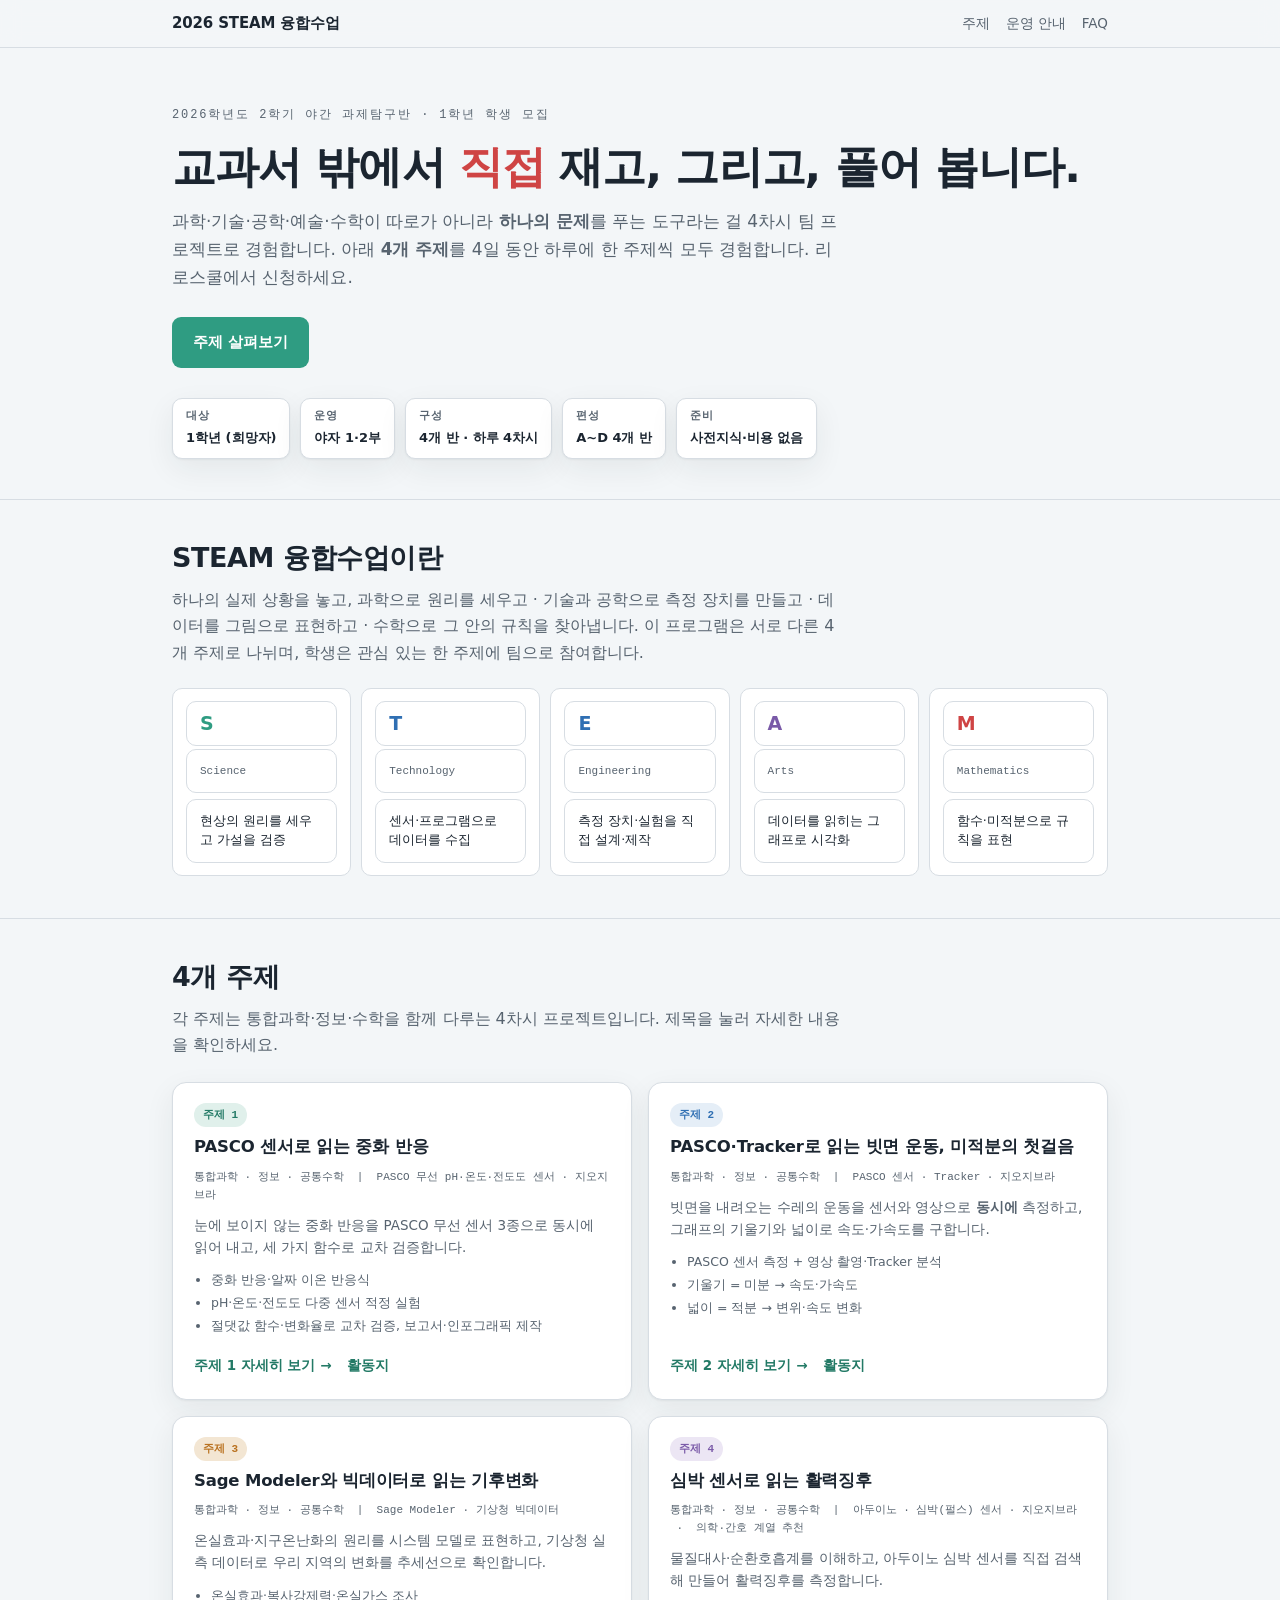
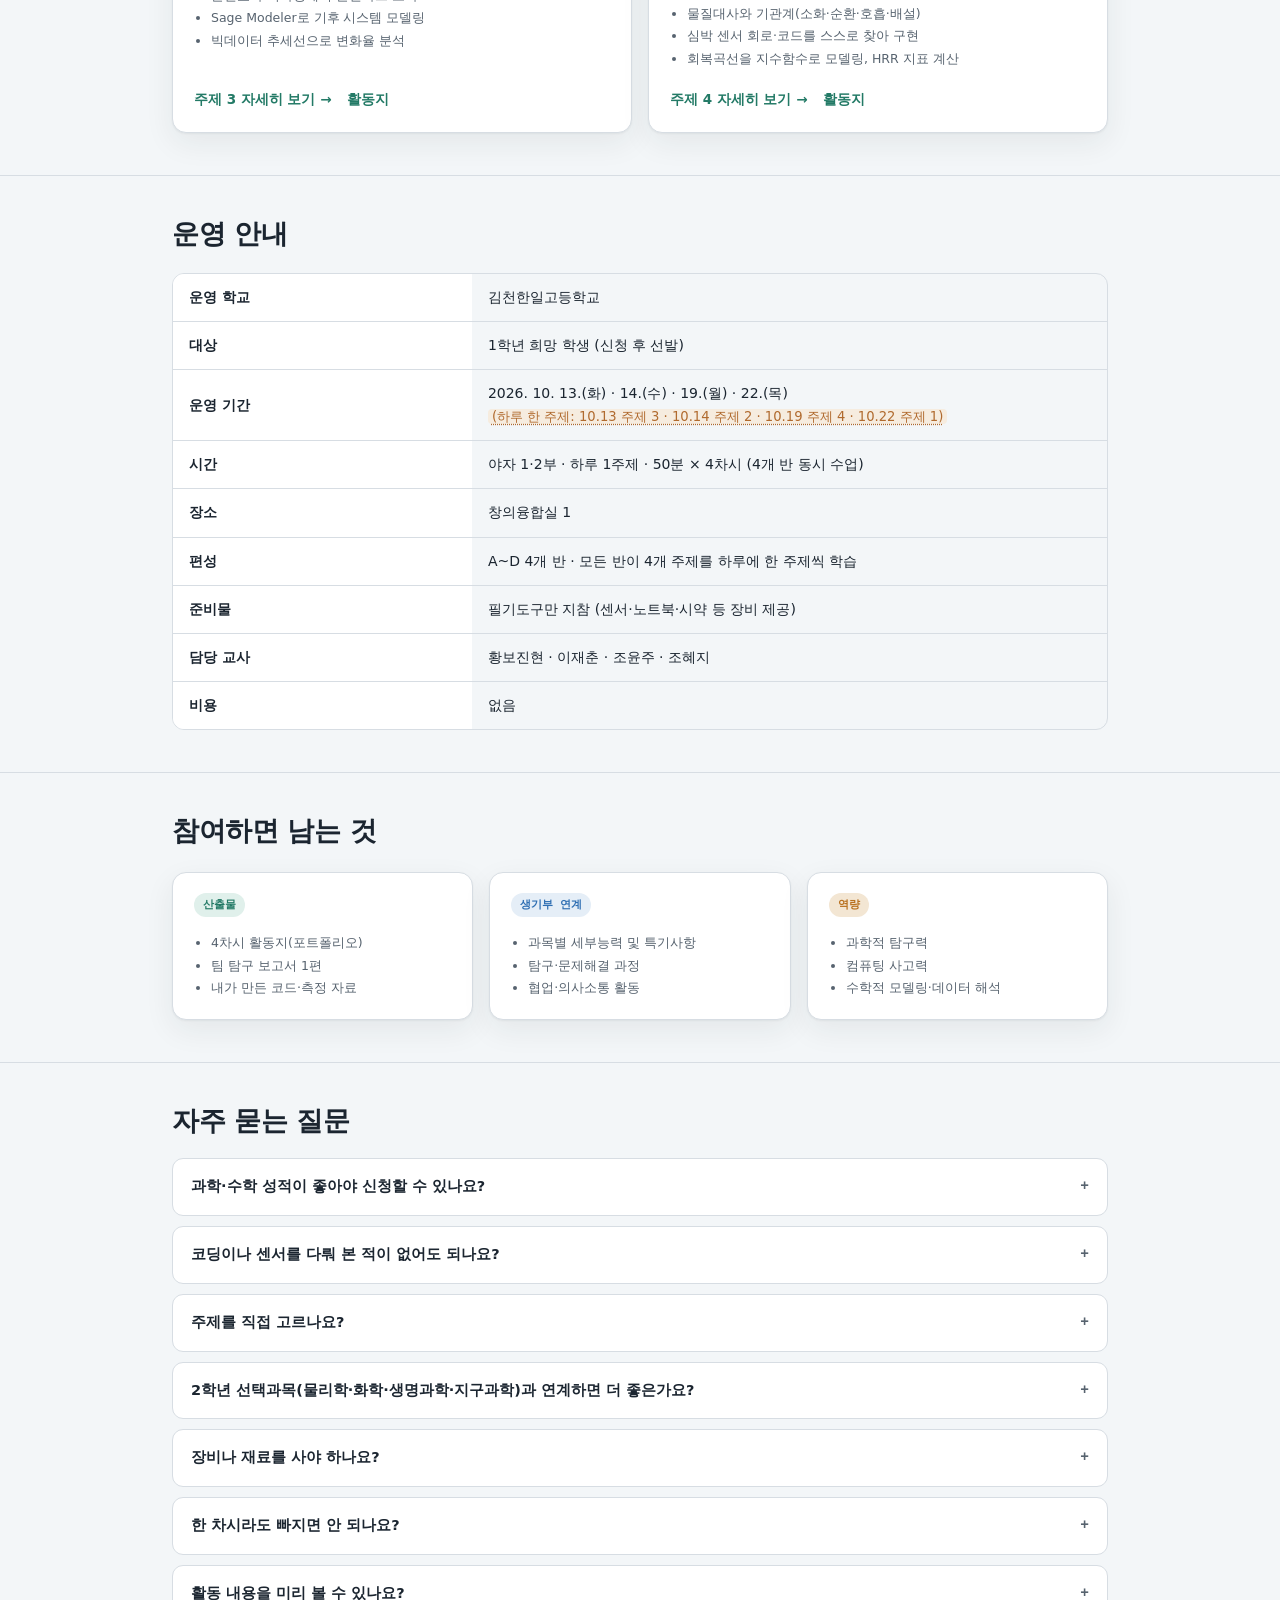
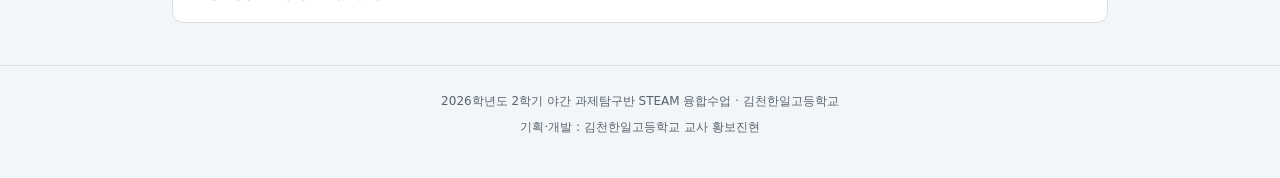
<file: index.html>
<!doctype html>
<html lang="ko">
<head>
<meta charset="utf-8">
<meta name="viewport" content="width=device-width, initial-scale=1">
<title>2026 STEAM 융합수업 — 학생 모집</title>
<meta name="description" content="2026학년도 2학기 야간 과제탐구반 STEAM 융합수업. 4일 동안 4개 주제를 하루에 한 주제씩 팀 프로젝트로 경험합니다. 통합과학·정보·수학·예술을 잇는 4차시 활동. 1학년 대상, 리로스쿨 접수.">
<link rel="icon" href="favicon.svg">
<meta name="color-scheme" content="light dark">
<meta property="og:title" content="2026 STEAM 융합수업 — 학생 모집">
<meta property="og:description" content="4일 동안 4개 주제를 하루에 한 주제씩 팀 프로젝트로. 센서·데이터·수학으로 실제 문제를 풀어 보는 4차시 활동. 1학년 대상.">
<meta property="og:type" content="website">

<!-- =========================================================================
  운영 정보 확정 현황 (남은 〔 〕 플레이스홀더 없음, 전부 확정):
   (학교명은 김천한일고등학교로 확정되어 반영 완료)
   (운영 기간은 10/13(화)·14(수)·19(월)·22(목) 4일로 확정 — 어느 주제를 어느 날짜에 하는지는
     주제 선택제가 아닌 반별 순환 운영으로 바뀌어 수업일을 공개함)
   (운영 시간은 야자 1·2부로 확정. 요일은 위 운영 기간의 구체 날짜(10/13 화·14 수·19 월·22 목)로 이미 드러나 있어 별도 표시 없음)
   (장소는 창의융합실 1로 확정)
   (편성: A~D 4개 반, 모든 반이 4개 주제를 순환)
   (담당 교사는 황보진현·이재춘·조윤주·조혜지로 확정 — 주제별 담당은 추후 배정)

  신청 접수:
   - 신청은 이 웹사이트가 아니라 리로스쿨에서 직접 받습니다. 리로스쿨 공지에 이 웹사이트 주소를
     안내용으로 걸어 두고, 학생은 리로스쿨에서 바로 신청서를 작성합니다.
   - 이 사이트에는 신청 안내 섹션/버튼이 없습니다 (의도적으로 제거함).
========================================================================== -->

<style>
*,*::before,*::after{box-sizing:border-box}
html{color-scheme:light dark;scroll-behavior:smooth;scroll-padding-top:70px}
@media (prefers-reduced-motion:reduce){html{scroll-behavior:auto}}
img{max-width:100%}
[hidden]{display:none!important}

:root{
  --paper:#f3f6f8; --card:#ffffff; --ink:#1b2530; --ink-soft:#57636f; --line:#d7dde3;
  --acid:#cf4444; --base:#2f6fb3; --neutral:#2f9c82; --neutral-deep:#237a66; --plum:#7a5aa8;
  --warm:#b9711f; --warm-bg:#f3e6d3;
  --acid-bg:#f8e7e6; --base-bg:#e5eef7; --neutral-bg:#e0f0eb; --plum-bg:#ece6f4;
  --tbd:#b06a2e; --tbd-bg:#f6ecdf;
  --shadow:0 1px 2px rgba(27,37,48,.05),0 10px 30px rgba(27,37,48,.07);
  --f-disp:"Gothic A1","IBM Plex Sans KR",system-ui,sans-serif;
  --f-body:"IBM Plex Sans KR","Noto Sans KR",system-ui,sans-serif;
  --f-mono:"IBM Plex Mono",ui-monospace,monospace;
}
@media (prefers-color-scheme:dark){:root:not([data-theme="light"]){
  --paper:#11171e; --card:#1a2330; --ink:#e7edf3; --ink-soft:#9aa7b4; --line:#2b3745;
  --acid:#e97a7a; --base:#7db2e2; --neutral:#54c6a8; --neutral-deep:#7fd8c1; --plum:#b79ad9;
  --warm:#e2a355; --warm-bg:#3a2c18;
  --acid-bg:#3a2422; --base-bg:#1e2f42; --neutral-bg:#163027; --plum-bg:#2a2140;
  --tbd:#dba06a; --tbd-bg:#332a1e;
  --shadow:0 1px 2px rgba(0,0,0,.3),0 12px 34px rgba(0,0,0,.4);
}}
:root[data-theme="dark"]{
  --paper:#11171e; --card:#1a2330; --ink:#e7edf3; --ink-soft:#9aa7b4; --line:#2b3745;
  --acid:#e97a7a; --base:#7db2e2; --neutral:#54c6a8; --neutral-deep:#7fd8c1; --plum:#b79ad9;
  --warm:#e2a355; --warm-bg:#3a2c18;
  --acid-bg:#3a2422; --base-bg:#1e2f42; --neutral-bg:#163027; --plum-bg:#2a2140;
  --tbd:#dba06a; --tbd-bg:#332a1e;
  --shadow:0 1px 2px rgba(0,0,0,.3),0 12px 34px rgba(0,0,0,.4);
}

body{margin:0;background:var(--paper);color:var(--ink);font-family:var(--f-body);
  font-size:16px;line-height:1.65;-webkit-text-size-adjust:100%}
h1,h2,h3{font-family:var(--f-disp);line-height:1.22;margin:0;text-wrap:balance}
p{margin:0}
a{color:var(--base)}
.wrap{max-width:980px;margin:0 auto;padding:0 22px}
.eyebrow{font-family:var(--f-mono);font-size:12px;letter-spacing:.16em;text-transform:uppercase;color:var(--ink-soft)}
.tbd{color:var(--tbd);background:var(--tbd-bg);border-radius:4px;padding:0 4px;
  text-decoration:underline dotted;text-underline-offset:3px;white-space:nowrap;font-size:.94em}

.top{position:sticky;top:0;z-index:20;background:var(--paper);border-bottom:1px solid var(--line)}
@supports (backdrop-filter:blur(1px)){.top{background:color-mix(in srgb,var(--paper) 84%,transparent);backdrop-filter:blur(9px)}}
.top-in{max-width:980px;margin:0 auto;padding:11px 22px;display:flex;align-items:center;gap:14px}
.top strong{font-family:var(--f-disp);font-weight:800;font-size:15px;letter-spacing:-.01em}
.top nav{margin-left:auto;display:flex;gap:16px;align-items:center}
.top nav a{font-size:13.5px;color:var(--ink-soft);text-decoration:none}
.top nav a:hover{color:var(--ink)}
.btn{font-family:var(--f-body);font-weight:600;font-size:14px;text-decoration:none;border-radius:9px;
  padding:9px 16px;display:inline-flex;align-items:center;gap:7px;cursor:pointer;border:1px solid transparent}
.btn-primary{background:var(--neutral);color:#fff}
.btn-primary:hover{background:var(--neutral-deep)}
.btn-ghost{background:transparent;color:var(--ink);border-color:var(--line)}
.btn-ghost:hover{border-color:var(--neutral)}
.btn:focus-visible,.top nav a:focus-visible{outline:2px solid var(--neutral);outline-offset:2px}
@media (max-width:640px){.top nav a.hide-sm{display:none}}

.hero{padding:58px 0 40px}
.hero h1{font-size:clamp(28px,5vw,44px);font-weight:800;letter-spacing:-.022em;margin:14px 0 14px}
.hero .tag{color:var(--acid)}
.hero p.sub{max-width:62ch;font-size:clamp(15px,2vw,17px);color:var(--ink-soft)}
.hero .actions{display:flex;gap:12px;flex-wrap:wrap;margin-top:26px}
.hero .btn{padding:12px 20px;font-size:15px}
.chips{display:flex;flex-wrap:wrap;gap:10px;margin-top:30px}
.chip{background:var(--card);border:1px solid var(--line);border-radius:10px;padding:9px 13px;
  font-size:13px;display:flex;flex-direction:column;gap:2px;box-shadow:var(--shadow)}
.chip b{font-family:var(--f-mono);font-size:10.5px;letter-spacing:.08em;text-transform:uppercase;color:var(--ink-soft);font-weight:600}
.chip span{font-weight:600}

section.blk{padding:42px 0;border-top:1px solid var(--line)}
section.blk > .wrap > h2{font-size:clamp(20px,3vw,27px);font-weight:800;letter-spacing:-.015em}
section.blk > .wrap > p.intro{margin-top:12px;max-width:66ch;color:var(--ink-soft)}

/* STEAM 한 줄 */
.steam5{display:grid;grid-template-columns:repeat(5,1fr);gap:10px;margin-top:22px}
@media (max-width:860px){.steam5{grid-template-columns:1fr 1fr 1fr}}
@media (max-width:520px){.steam5{grid-template-columns:1fr 1fr}}
.steam5 div{border:1px solid var(--line);border-radius:10px;padding:12px 13px;background:var(--card)}
.steam5 .k{font-family:var(--f-disp);font-weight:800;font-size:19px;line-height:1}
.steam5 .t{font-size:11px;font-family:var(--f-mono);color:var(--ink-soft);margin:3px 0 6px}
.steam5 .d{font-size:12.5px;line-height:1.5}
.steam5 div:nth-child(1) .k{color:var(--neutral)}
.steam5 div:nth-child(2) .k{color:var(--base)}
.steam5 div:nth-child(3) .k{color:var(--base)}
.steam5 div:nth-child(4) .k{color:var(--plum)}
.steam5 div:nth-child(5) .k{color:var(--acid)}

/* 주제 카드 */
.topics{display:grid;grid-template-columns:1fr 1fr;gap:16px;margin-top:24px}
@media (max-width:720px){.topics{grid-template-columns:1fr}}
.topic-card{background:var(--card);border:1px solid var(--line);border-radius:14px;padding:20px 21px;
  box-shadow:var(--shadow);display:flex;flex-direction:column;gap:10px}
.topic-card .badge{align-self:flex-start;font-family:var(--f-mono);font-size:11px;font-weight:600;
  padding:3px 9px;border-radius:20px;background:var(--neutral-bg);color:var(--neutral-deep)}
.topic-card:nth-child(2) .badge{background:var(--base-bg);color:var(--base)}
.topic-card:nth-child(3) .badge{background:var(--warm-bg);color:var(--warm)}
.topic-card:nth-child(4) .badge{background:var(--plum-bg);color:var(--plum)}
.topic-card h3{font-size:16.5px;font-weight:800;letter-spacing:-.01em}
.topic-card .subject{font-family:var(--f-mono);font-size:11px;color:var(--ink-soft)}
.topic-card p{font-size:13.5px;color:var(--ink-soft)}
.topic-card ul{margin:0;padding-left:17px;font-size:12.5px;color:var(--ink-soft)}
.topic-card ul li{margin-top:2px}
.topic-card .go{margin-top:auto;padding-top:6px}
.topic-card .go a{font-size:13.5px;font-weight:600;text-decoration:none;color:var(--neutral-deep)}
.topic-card .go a:hover{text-decoration:underline}
.topic-card.soon{border-style:dashed;opacity:.85}
.topic-card.soon .badge{background:var(--tbd-bg);color:var(--tbd)}
.topic-card.soon h3{color:var(--ink-soft)}
.topics.trio{grid-template-columns:1fr 1fr 1fr}
@media (max-width:720px){.topics.trio{grid-template-columns:1fr}}

.tbl-wrap{overflow-x:auto;margin-top:22px;border:1px solid var(--line);border-radius:12px}
table{border-collapse:collapse;width:100%;font-size:14px;min-width:440px}
th,td{text-align:left;padding:12px 16px;border-bottom:1px solid var(--line)}
tr:last-child th,tr:last-child td{border-bottom:none}
th{width:32%;background:var(--card);font-family:var(--f-disp);font-weight:700;white-space:nowrap}


.faq{margin-top:20px;display:flex;flex-direction:column;gap:10px}
details{background:var(--card);border:1px solid var(--line);border-radius:11px;padding:2px 18px}
summary{font-weight:600;font-size:14.5px;padding:14px 0;cursor:pointer;list-style:none;display:flex;justify-content:space-between;gap:12px}
summary::-webkit-details-marker{display:none}
summary::after{content:"+";font-family:var(--f-mono);color:var(--ink-soft)}
details[open] summary::after{content:"–"}
details p{font-size:13.5px;color:var(--ink-soft);padding:0 0 16px}

footer{border-top:1px solid var(--line);padding:26px 22px 40px;text-align:center;font-size:12px;color:var(--ink-soft)}
footer a{color:var(--ink-soft)}
</style>
</head>
<body>

<header class="top">
  <div class="top-in">
    <strong>2026 STEAM 융합수업</strong>
    <nav>
      <a href="#topics" class="hide-sm">주제</a>
      <a href="#info" class="hide-sm">운영 안내</a>
      <a href="#faq" class="hide-sm">FAQ</a>
    </nav>
  </div>
</header>

<main>
  <section class="hero">
    <div class="wrap">
      <div class="eyebrow">2026학년도 2학기 야간 과제탐구반 · 1학년 학생 모집</div>
      <h1>교과서 밖에서 <span class="tag">직접</span> 재고, 그리고, 풀어 봅니다.</h1>
      <p class="sub">과학·기술·공학·예술·수학이 따로가 아니라 <b>하나의 문제</b>를 푸는 도구라는 걸
        4차시 팀 프로젝트로 경험합니다. 아래 <b>4개 주제</b>를 4일 동안 하루에 한 주제씩 모두 경험합니다. 리로스쿨에서 신청하세요.</p>
      <div class="actions">
        <a href="#topics" class="btn btn-primary">주제 살펴보기</a>
      </div>
      <div class="chips">
        <div class="chip"><b>대상</b><span>1학년 (희망자)</span></div>
        <div class="chip"><b>운영</b><span>야자 1·2부</span></div>
        <div class="chip"><b>구성</b><span>4개 반 · 하루 4차시</span></div>
        <div class="chip"><b>편성</b><span>A~D 4개 반</span></div>
        <div class="chip"><b>준비</b><span>사전지식·비용 없음</span></div>
      </div>
    </div>
  </section>

  <section class="blk" id="about">
    <div class="wrap">
      <h2>STEAM 융합수업이란</h2>
      <p class="intro">하나의 실제 상황을 놓고, 과학으로 원리를 세우고 · 기술과 공학으로 측정 장치를 만들고 ·
        데이터를 그림으로 표현하고 · 수학으로 그 안의 규칙을 찾아냅니다.
        이 프로그램은 서로 다른 4개 주제로 나뉘며, 학생은 관심 있는 한 주제에 팀으로 참여합니다.</p>
      <div class="steam5">
        <div><div class="k">S</div><div class="t">Science</div><div class="d">현상의 원리를 세우고 가설을 검증</div></div>
        <div><div class="k">T</div><div class="t">Technology</div><div class="d">센서·프로그램으로 데이터를 수집</div></div>
        <div><div class="k">E</div><div class="t">Engineering</div><div class="d">측정 장치·실험을 직접 설계·제작</div></div>
        <div><div class="k">A</div><div class="t">Arts</div><div class="d">데이터를 읽히는 그래프로 시각화</div></div>
        <div><div class="k">M</div><div class="t">Mathematics</div><div class="d">함수·미적분으로 규칙을 표현</div></div>
      </div>
    </div>
  </section>

  <section class="blk" id="topics">
    <div class="wrap">
      <h2>4개 주제</h2>
      <p class="intro">각 주제는 통합과학·정보·수학을 함께 다루는 4차시 프로젝트입니다. 제목을 눌러 자세한 내용을 확인하세요.</p>
      <div class="topics">

        <article class="topic-card">
          <span class="badge">주제 1</span>
          <h3>PASCO 센서로 읽는 중화 반응</h3>
          <div class="subject">통합과학 · 정보 · 공통수학 &nbsp;|&nbsp; PASCO 무선 pH·온도·전도도 센서 · 지오지브라</div>
          <p>눈에 보이지 않는 중화 반응을 PASCO 무선 센서 3종으로 동시에 읽어 내고, 세 가지 함수로 교차 검증합니다.</p>
          <ul>
            <li>중화 반응·알짜 이온 반응식</li>
            <li>pH·온도·전도도 다중 센서 적정 실험</li>
            <li>절댓값 함수·변화율로 교차 검증, 보고서·인포그래픽 제작</li>
          </ul>
          <div class="go"><a href="conductivity-neutralization/">주제 1 자세히 보기 →</a>
            &nbsp; <a href="conductivity-neutralization/activity.html">활동지</a></div>
        </article>

        <article class="topic-card">
          <span class="badge">주제 2</span>
          <h3>PASCO·Tracker로 읽는 빗면 운동, 미적분의 첫걸음</h3>
          <div class="subject">통합과학 · 정보 · 공통수학 &nbsp;|&nbsp; PASCO 센서 · Tracker · 지오지브라</div>
          <p>빗면을 내려오는 수레의 운동을 센서와 영상으로 <b>동시에</b> 측정하고, 그래프의 기울기와 넓이로 속도·가속도를 구합니다.</p>
          <ul>
            <li>PASCO 센서 측정 + 영상 촬영·Tracker 분석</li>
            <li>기울기 = 미분 → 속도·가속도</li>
            <li>넓이 = 적분 → 변위·속도 변화</li>
          </ul>
          <div class="go"><a href="incline-motion/">주제 2 자세히 보기 →</a>
            &nbsp; <a href="incline-motion/activity.html">활동지</a></div>
        </article>

        <article class="topic-card">
          <span class="badge">주제 3</span>
          <h3>Sage Modeler와 빅데이터로 읽는 기후변화</h3>
          <div class="subject">통합과학 · 정보 · 공통수학 &nbsp;|&nbsp; Sage Modeler · 기상청 빅데이터</div>
          <p>온실효과·지구온난화의 원리를 시스템 모델로 표현하고, 기상청 실측 데이터로 우리 지역의 변화를 추세선으로 확인합니다.</p>
          <ul>
            <li>온실효과·복사강제력·온실가스 조사</li>
            <li>Sage Modeler로 기후 시스템 모델링</li>
            <li>빅데이터 추세선으로 변화율 분석</li>
          </ul>
          <div class="go"><a href="climate-modeling/">주제 3 자세히 보기 →</a>
            &nbsp; <a href="climate-modeling/activity.html">활동지</a></div>
        </article>

        <article class="topic-card">
          <span class="badge">주제 4</span>
          <h3>심박 센서로 읽는 활력징후</h3>
          <div class="subject">통합과학 · 정보 · 공통수학 &nbsp;|&nbsp; 아두이노 · 심박(펄스) 센서 · 지오지브라 &nbsp;·&nbsp; 의학·간호 계열 추천</div>
          <p>물질대사·순환호흡계를 이해하고, 아두이노 심박 센서를 직접 검색해 만들어 활력징후를 측정합니다.</p>
          <ul>
            <li>물질대사와 기관계(소화·순환·호흡·배설)</li>
            <li>심박 센서 회로·코드를 스스로 찾아 구현</li>
            <li>회복곡선을 지수함수로 모델링, HRR 지표 계산</li>
          </ul>
          <div class="go"><a href="heart-rate-vitals/">주제 4 자세히 보기 →</a>
            &nbsp; <a href="heart-rate-vitals/activity.html">활동지</a></div>
        </article>

      </div>
    </div>
  </section>

  <section class="blk" id="info">
    <div class="wrap">
      <h2>운영 안내</h2>
      <div class="tbl-wrap">
        <table>
          <tbody>
            <tr><th>운영 학교</th><td>김천한일고등학교</td></tr>
            <tr><th>대상</th><td>1학년 희망 학생 (신청 후 선발)</td></tr>
            <tr><th>운영 기간</th><td>2026. 10. 13.(화) · 14.(수) · 19.(월) · 22.(목) <span class="tbd">(하루 한 주제: 10.13 주제 3 · 10.14 주제 2 · 10.19 주제 4 · 10.22 주제 1)</span></td></tr>
            <tr><th>시간</th><td>야자 1·2부 · 하루 1주제 · 50분 × 4차시 (4개 반 동시 수업)</td></tr>
            <tr><th>장소</th><td>창의융합실 1</td></tr>
            <tr><th>편성</th><td>A~D 4개 반 · 모든 반이 4개 주제를 하루에 한 주제씩 학습</td></tr>
            <tr><th>준비물</th><td>필기도구만 지참 (센서·노트북·시약 등 장비 제공)</td></tr>
            <tr><th>담당 교사</th><td>황보진현 · 이재춘 · 조윤주 · 조혜지</td></tr>
            <tr><th>비용</th><td>없음</td></tr>
          </tbody>
        </table>
      </div>
    </div>
  </section>

  <section class="blk">
    <div class="wrap">
      <h2>참여하면 남는 것</h2>
      <div class="topics trio">
        <article class="topic-card"><span class="badge">산출물</span><ul style="margin-top:4px">
          <li>4차시 활동지(포트폴리오)</li><li>팀 탐구 보고서 1편</li><li>내가 만든 코드·측정 자료</li></ul></article>
        <article class="topic-card"><span class="badge">생기부 연계</span><ul style="margin-top:4px">
          <li>과목별 세부능력 및 특기사항</li><li>탐구·문제해결 과정</li><li>협업·의사소통 활동</li></ul></article>
        <article class="topic-card"><span class="badge">역량</span><ul style="margin-top:4px">
          <li>과학적 탐구력</li><li>컴퓨팅 사고력</li><li>수학적 모델링·데이터 해석</li></ul></article>
      </div>
    </div>
  </section>

  <section class="blk" id="faq">
    <div class="wrap">
      <h2>자주 묻는 질문</h2>
      <div class="faq">
        <details><summary>과학·수학 성적이 좋아야 신청할 수 있나요?</summary><p>아니요. 성적 기준은 없습니다. 관심과 참여 의지가 더 중요하며, 필요한 개념은 활동 안에서 처음부터 다룹니다.</p></details>
        <details><summary>코딩이나 센서를 다뤄 본 적이 없어도 되나요?</summary><p>됩니다. 모든 주제가 "처음 하는 학생" 기준으로 진행되며, 블록 코딩·센서 사용법부터 함께 익힙니다.</p></details>
        <details><summary>주제를 직접 고르나요?</summary><p>아니요. 선발된 학생은 A~D반으로 편성되어, 4일 동안 4개 주제를 하루에 한 주제씩 모두 학습합니다. 같은 날 4개 반이 같은 주제를 동시에 수업하고, 선생님들이 반을 바꿔 가며 한 차시씩 지도합니다.</p></details>
        <details><summary>2학년 선택과목(물리학·화학·생명과학·지구과학)과 연계하면 더 좋은가요?</summary><p>네. 이 활동은 기본적으로 1학년 통합과학 수업과 연계한 추가 탐구입니다. 2학년에서 물리학·화학·생명과학·지구과학 중 어떤 과목을 선택할지 미리 염두에 두고, 그 교과와 이어지는 방향으로 탐구를 발전시키면 학교생활기록부 교과별 세부능력 특기사항 사이의 연계성이 뚜렷해져 세특 작성에 상당히 좋은 이점이 될 수 있습니다. 희망 진로·선택과목이 있다면 신청 전후로 담당 교사와 상담해 보기를 권합니다.</p></details>
        <details><summary>장비나 재료를 사야 하나요?</summary><p>필요 없습니다. 센서, 노트북, 시약 등은 모두 학교에서 제공합니다. 학생은 필기도구와 하고자 하는 굳은 마음만 가지고 오시면 됩니다.</p></details>
        <details><summary>한 차시라도 빠지면 안 되나요?</summary><p>안 됩니다. 4차시가 "측정 → 데이터 → 분석"으로 이어지는 하나의 탐구 과정이라 중간에 한 차시라도 빠지면 활동이 끊깁니다. 신청 전에 4일(하루 4차시) 모두 참석 가능한 일정인지 꼭 확인한 뒤 신청해 주세요.</p></details>
        <details><summary>활동 내용을 미리 볼 수 있나요?</summary><p>네. 각 주제 페이지의 "활동지 미리보기"에서 실제로 채우게 될 내용을 확인할 수 있습니다.</p></details>
      </div>
    </div>
  </section>
</main>

<footer>
  <p>2026학년도 2학기 야간 과제탐구반 STEAM 융합수업 · 김천한일고등학교</p>
  <p style="margin-top:6px">기획·개발 : 김천한일고등학교 교사 황보진현</p>
</footer>

</body>
</html>
</file>
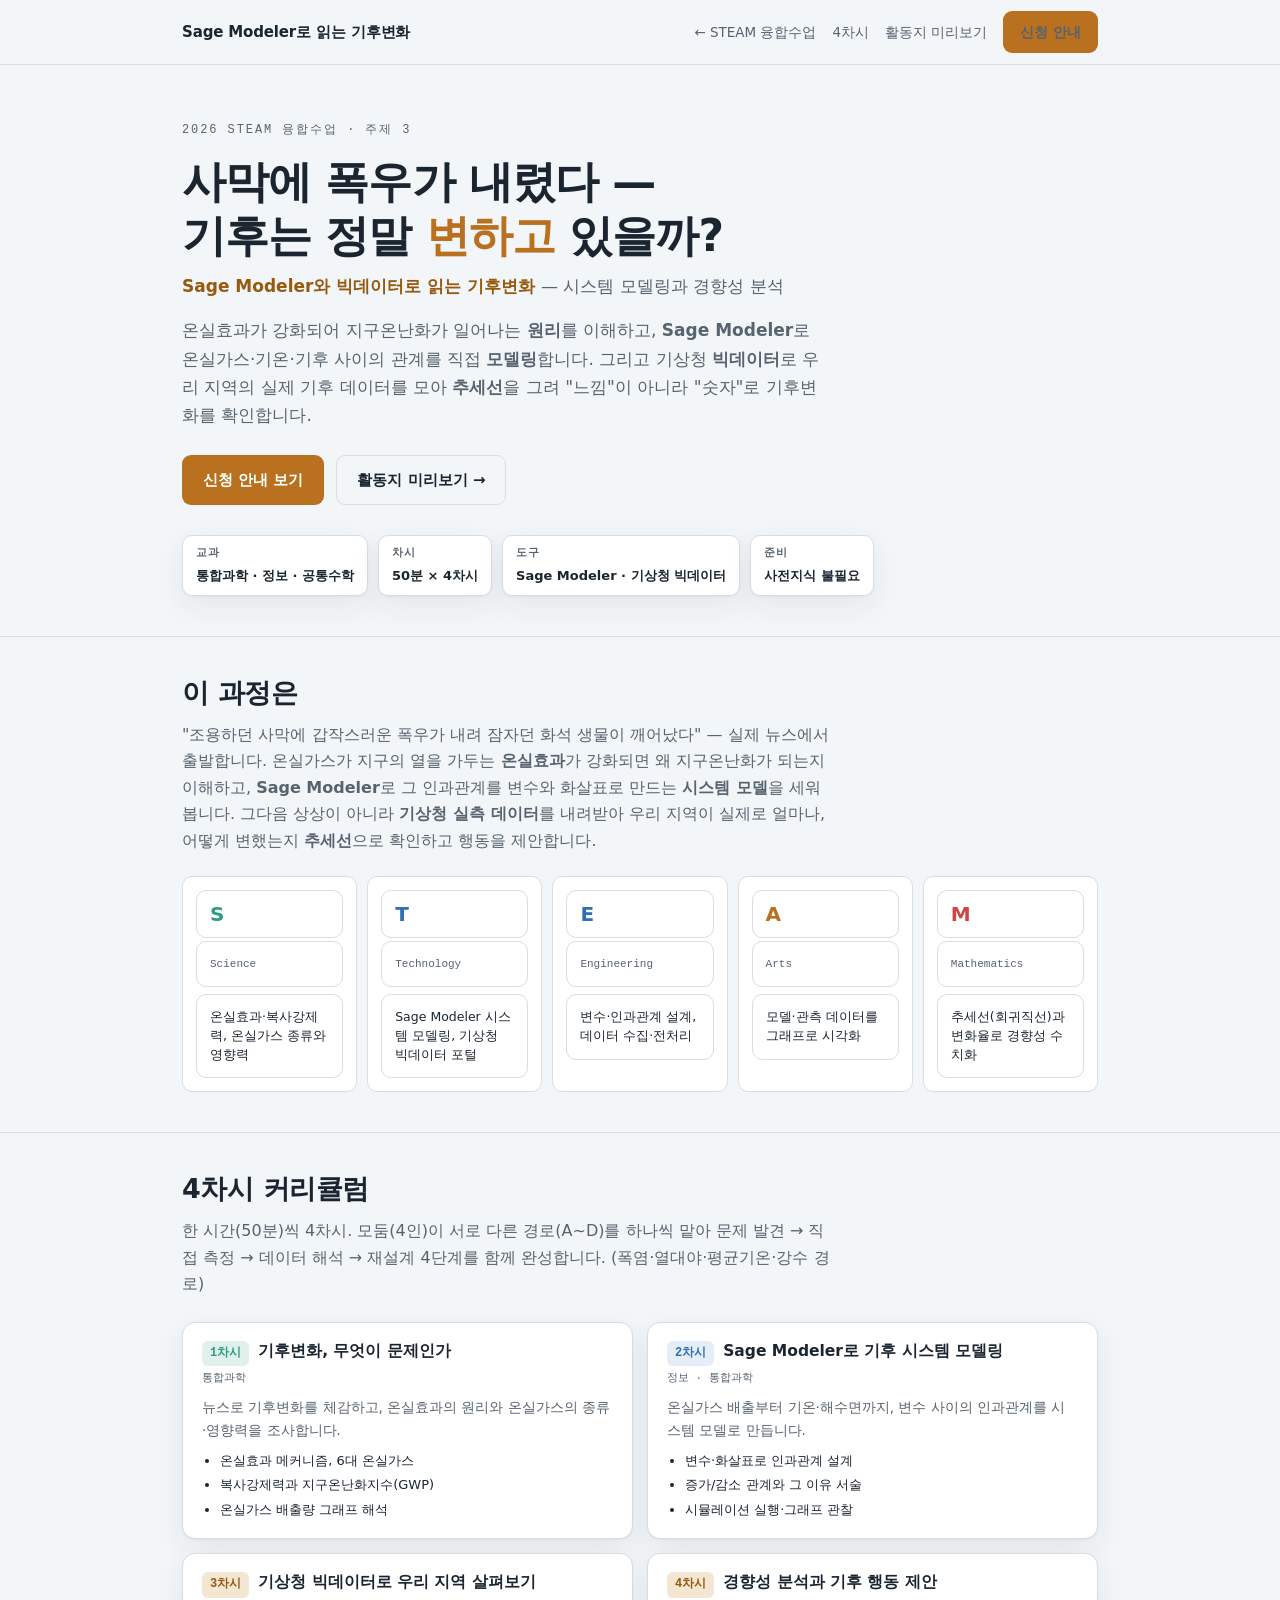
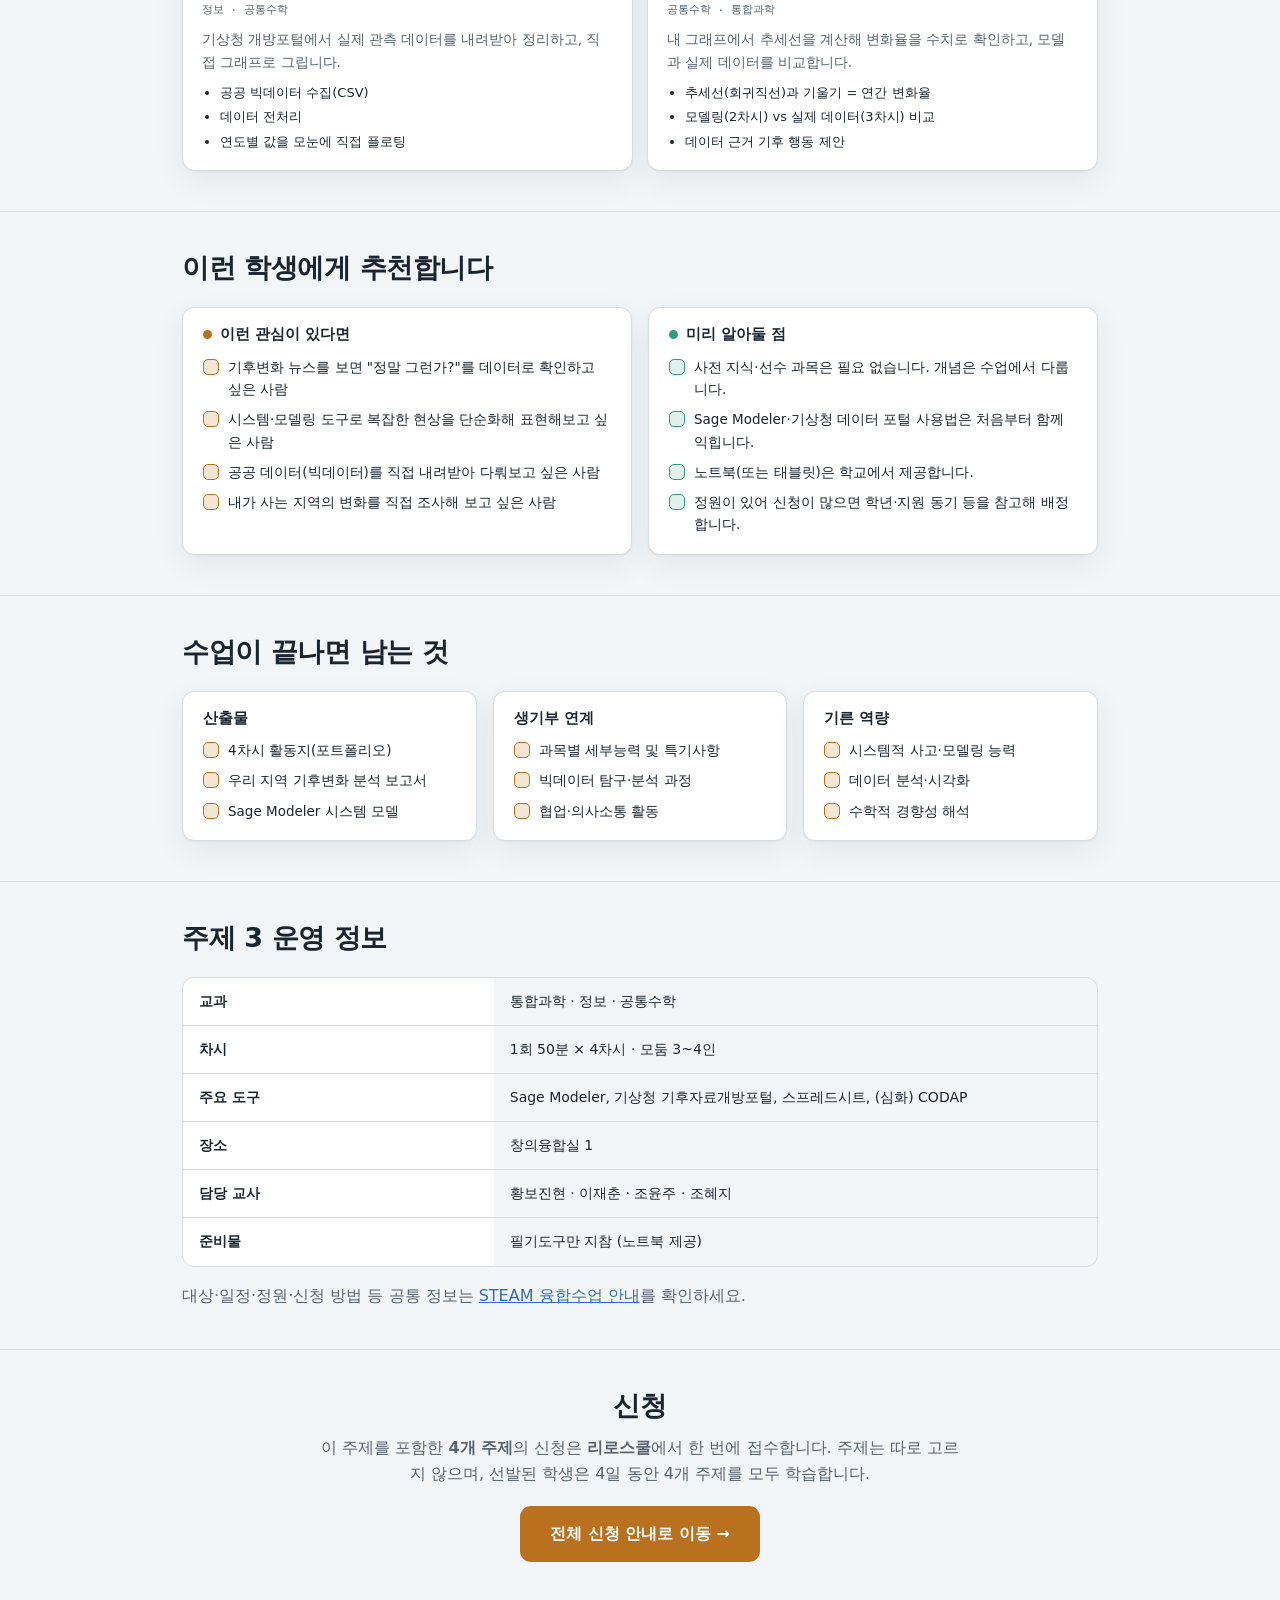
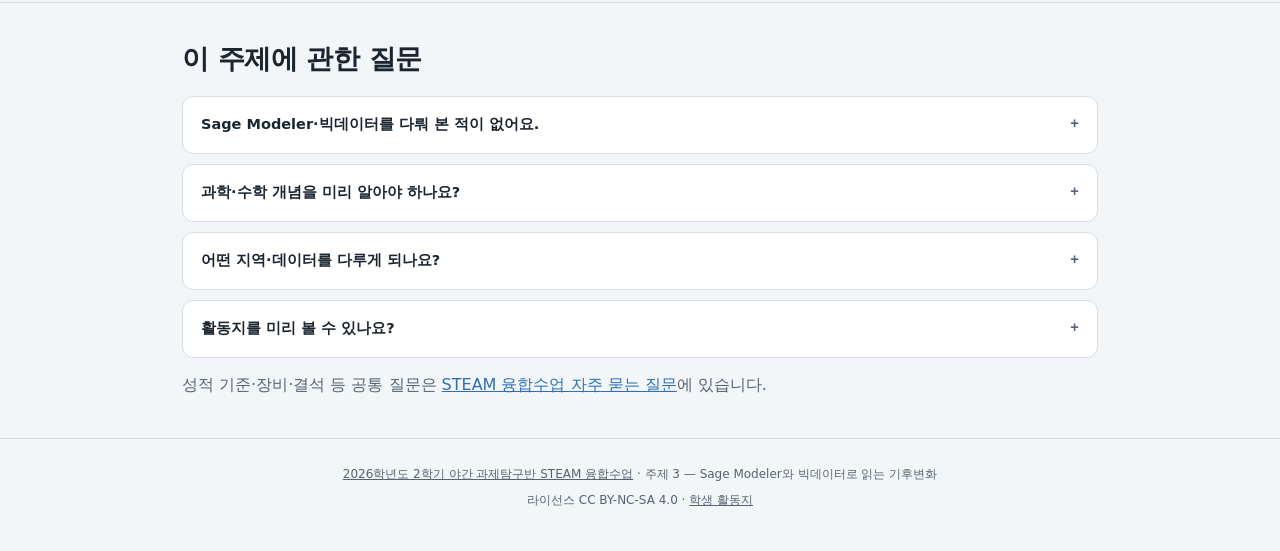
<file: climate-modeling/index.html>
<!doctype html>
<html lang="ko">
<head>
<meta charset="utf-8">
<meta name="viewport" content="width=device-width, initial-scale=1">
<title>Sage Modeler와 빅데이터로 읽는 기후변화 — 시스템 모델링과 경향성 분석</title>
<meta name="description" content="통합과학·정보·공통수학을 잇는 4차시 STEAM 융합수업. 온실효과·지구온난화를 Sage Modeler로 시스템 모델링하고, 기상청 빅데이터로 우리 지역의 기후변화 경향성을 분석합니다.">
<link rel="icon" href="../favicon.svg">
<meta name="color-scheme" content="light dark">
<meta property="og:title" content="Sage Modeler와 빅데이터로 읽는 기후변화 — 시스템 모델링과 경향성 분석">
<meta property="og:description" content="온실효과부터 시스템 모델링, 기상청 빅데이터, 추세선 분석까지 — 기후변화를 데이터로 읽는 4차시 STEAM 융합수업.">
<meta property="og:type" content="website">

<!-- =========================================================================
  이 페이지는 STEAM 융합수업의 '주제 3' 상세 소개입니다.
  일정·정원·담당·신청 등 공통 정보와 신청 접수는 상위 허브(../index.html)에서 관리합니다.
  (장소는 창의융합실 1, 담당 교사는 4명 공동 표기로 확정)
========================================================================== -->

<style>
*,*::before,*::after{box-sizing:border-box}
html{color-scheme:light dark;scroll-behavior:smooth;scroll-padding-top:70px}
@media (prefers-reduced-motion:reduce){html{scroll-behavior:auto}}
img{max-width:100%}
[hidden]{display:none!important}

:root{
  --paper:#f3f6f8; --card:#ffffff; --ink:#1b2530; --ink-soft:#57636f; --line:#d7dde3;
  --acid:#cf4444; --base:#2f6fb3; --neutral:#2f9c82;
  --warm:#b9711f; --warm-deep:#96590e; --warm-bg:#f3e6d3;
  --acid-bg:#f8e7e6; --base-bg:#e5eef7; --neutral-bg:#e0f0eb;
  --tbd:#b06a2e; --tbd-bg:#f6ecdf;
  --shadow:0 1px 2px rgba(27,37,48,.05),0 10px 30px rgba(27,37,48,.07);
  --f-disp:"Gothic A1","IBM Plex Sans KR",system-ui,sans-serif;
  --f-body:"IBM Plex Sans KR","Noto Sans KR",system-ui,sans-serif;
  --f-mono:"IBM Plex Mono",ui-monospace,monospace;
}
@media (prefers-color-scheme:dark){:root:not([data-theme="light"]){
  --paper:#11171e; --card:#1a2330; --ink:#e7edf3; --ink-soft:#9aa7b4; --line:#2b3745;
  --acid:#e97a7a; --base:#7db2e2; --neutral:#54c6a8;
  --warm:#e2a355; --warm-deep:#f0bd7c; --warm-bg:#3a2c18;
  --acid-bg:#3a2422; --base-bg:#1e2f42; --neutral-bg:#163027;
  --tbd:#dba06a; --tbd-bg:#332a1e;
  --shadow:0 1px 2px rgba(0,0,0,.3),0 12px 34px rgba(0,0,0,.4);
}}
:root[data-theme="dark"]{
  --paper:#11171e; --card:#1a2330; --ink:#e7edf3; --ink-soft:#9aa7b4; --line:#2b3745;
  --acid:#e97a7a; --base:#7db2e2; --neutral:#54c6a8;
  --warm:#e2a355; --warm-deep:#f0bd7c; --warm-bg:#3a2c18;
  --acid-bg:#3a2422; --base-bg:#1e2f42; --neutral-bg:#163027;
  --tbd:#dba06a; --tbd-bg:#332a1e;
  --shadow:0 1px 2px rgba(0,0,0,.3),0 12px 34px rgba(0,0,0,.4);
}

body{margin:0;background:var(--paper);color:var(--ink);font-family:var(--f-body);
  font-size:16px;line-height:1.65;-webkit-text-size-adjust:100%}
h1,h2,h3{font-family:var(--f-disp);line-height:1.22;margin:0;text-wrap:balance}
p{margin:0}
a{color:var(--base)}
.wrap{max-width:960px;margin:0 auto;padding:0 22px}
.eyebrow{font-family:var(--f-mono);font-size:12px;letter-spacing:.16em;text-transform:uppercase;color:var(--ink-soft)}
.tbd{color:var(--tbd);background:var(--tbd-bg);border-radius:4px;padding:0 4px;
  text-decoration:underline dotted;text-underline-offset:3px;white-space:nowrap;font-size:.94em}

.top{position:sticky;top:0;z-index:20;background:var(--paper);border-bottom:1px solid var(--line)}
@supports (backdrop-filter:blur(1px)){.top{background:color-mix(in srgb,var(--paper) 84%,transparent);backdrop-filter:blur(9px)}}
.top-in{max-width:960px;margin:0 auto;padding:11px 22px;display:flex;align-items:center;gap:14px}
.top strong{font-family:var(--f-disp);font-weight:800;font-size:15px;letter-spacing:-.01em}
.top nav{margin-left:auto;display:flex;gap:16px;align-items:center}
.top nav a{font-size:13.5px;color:var(--ink-soft);text-decoration:none}
.top nav a:hover{color:var(--ink)}
.btn{font-family:var(--f-body);font-weight:600;font-size:14px;text-decoration:none;border-radius:9px;
  padding:9px 16px;display:inline-flex;align-items:center;gap:7px;cursor:pointer;border:1px solid transparent}
.btn-primary{background:var(--warm);color:#fff}
.btn-primary:hover{background:var(--warm-deep)}
.btn-ghost{background:transparent;color:var(--ink);border-color:var(--line)}
.btn-ghost:hover{border-color:var(--warm)}
.btn:focus-visible,.top nav a:focus-visible{outline:2px solid var(--warm);outline-offset:2px}
@media (max-width:640px){.top nav a.hide-sm{display:none}}

.hero{padding:56px 0 40px}
.hero h1{font-size:clamp(28px,5vw,44px);font-weight:800;letter-spacing:-.022em;margin:14px 0 10px}
.hero .tag{color:var(--warm)}
.hero .title-line{font-family:var(--f-disp);font-weight:700;font-size:clamp(14px,2vw,17px);
  color:var(--warm-deep);margin:0 0 16px}
.hero .title-line span{color:var(--ink-soft);font-weight:500}
.hero p.sub{max-width:60ch;font-size:clamp(15px,2vw,17px);color:var(--ink-soft)}
.hero .actions{display:flex;gap:12px;flex-wrap:wrap;margin-top:26px}
.hero .btn{padding:12px 20px;font-size:15px}
.chips{display:flex;flex-wrap:wrap;gap:10px;margin-top:30px}
.chip{background:var(--card);border:1px solid var(--line);border-radius:10px;padding:9px 13px;
  font-size:13px;display:flex;flex-direction:column;gap:2px;box-shadow:var(--shadow)}
.chip b{font-family:var(--f-mono);font-size:10.5px;letter-spacing:.08em;text-transform:uppercase;color:var(--ink-soft);font-weight:600}
.chip span{font-weight:600}

section.blk{padding:40px 0;border-top:1px solid var(--line)}
section.blk > .wrap > h2{font-size:clamp(20px,3vw,27px);font-weight:800;letter-spacing:-.015em}
section.blk > .wrap > p.intro{margin-top:12px;max-width:64ch;color:var(--ink-soft)}

.steam{display:grid;grid-template-columns:repeat(5,1fr);gap:10px;margin-top:22px}
@media (max-width:860px){.steam{grid-template-columns:1fr 1fr 1fr}}
@media (max-width:520px){.steam{grid-template-columns:1fr 1fr}}
.steam div{border:1px solid var(--line);border-radius:10px;padding:13px;background:var(--card)}
.steam .k{font-family:var(--f-disp);font-weight:800;font-size:20px;line-height:1}
.steam .t{font-size:11px;font-family:var(--f-mono);color:var(--ink-soft);margin:3px 0 7px}
.steam .d{font-size:12.5px;line-height:1.5}
.steam div:nth-child(1) .k{color:var(--neutral)}
.steam div:nth-child(2) .k{color:var(--base)}
.steam div:nth-child(3) .k{color:var(--base)}
.steam div:nth-child(4) .k{color:var(--warm)}
.steam div:nth-child(5) .k{color:var(--acid)}

.curr{display:grid;grid-template-columns:1fr 1fr;gap:14px;margin-top:24px}
@media (max-width:720px){.curr{grid-template-columns:1fr}}
.lesson{background:var(--card);border:1px solid var(--line);border-radius:13px;padding:18px 19px;box-shadow:var(--shadow)}
.lesson .h{display:flex;align-items:baseline;gap:9px}
.lesson .n{font-family:var(--f-mono);font-weight:600;font-size:12px;padding:3px 8px;border-radius:6px;background:var(--neutral-bg);color:var(--neutral)}
.lesson:nth-child(2) .n{background:var(--base-bg);color:var(--base)}
.lesson:nth-child(3) .n,.lesson:nth-child(4) .n{background:var(--warm-bg);color:var(--warm-deep)}
.lesson h3{font-size:15.5px;font-weight:700}
.lesson .sub{font-family:var(--f-mono);font-size:11px;color:var(--ink-soft);margin-top:3px}
.lesson p{font-size:13.5px;color:var(--ink-soft);margin-top:9px}
.lesson ul{margin:9px 0 0;padding-left:18px;font-size:13px}
.lesson li{margin-top:3px}

.two-col{display:grid;grid-template-columns:1fr 1fr;gap:16px;margin-top:22px}
.three-col{grid-template-columns:1fr 1fr 1fr}
@media (max-width:720px){.two-col,.three-col{grid-template-columns:1fr}}
.panel{background:var(--card);border:1px solid var(--line);border-radius:12px;padding:18px 20px;box-shadow:var(--shadow)}
.panel h3{font-size:14.5px;font-weight:700;display:flex;gap:8px;align-items:center}
.panel h3 .dot{width:9px;height:9px;border-radius:50%;flex:none}
.panel ul{margin:12px 0 0;padding:0;list-style:none;display:flex;flex-direction:column;gap:8px}
.panel li{font-size:13.5px;display:flex;gap:9px;align-items:flex-start}
.panel li::before{content:"";width:16px;height:16px;flex:none;margin-top:3px;border-radius:5px;
  background:var(--warm-bg);border:1px solid var(--warm)}
.panel.note li::before{background:var(--neutral-bg);border-color:var(--neutral)}

.tbl-wrap{overflow-x:auto;margin-top:22px;border:1px solid var(--line);border-radius:12px}
table{border-collapse:collapse;width:100%;font-size:14px;min-width:420px}
th,td{text-align:left;padding:12px 16px;border-bottom:1px solid var(--line)}
tr:last-child th,tr:last-child td{border-bottom:none}
th{width:34%;background:var(--card);font-family:var(--f-disp);font-weight:700;white-space:nowrap}

#apply .wrap{text-align:center}
.cta-big{margin-top:18px;font-size:16px;font-weight:700;padding:15px 30px;background:var(--warm);color:#fff;
  text-decoration:none;border-radius:11px;display:inline-flex;gap:9px;align-items:center}
.cta-big:hover{background:var(--warm-deep)}
.cta-big:focus-visible{outline:2px solid var(--warm);outline-offset:3px}

.faq{margin-top:20px;display:flex;flex-direction:column;gap:10px}
details{background:var(--card);border:1px solid var(--line);border-radius:11px;padding:2px 18px}
summary{font-weight:600;font-size:14.5px;padding:14px 0;cursor:pointer;list-style:none;display:flex;justify-content:space-between;gap:12px}
summary::-webkit-details-marker{display:none}
summary::after{content:"+";font-family:var(--f-mono);color:var(--ink-soft)}
details[open] summary::after{content:"–"}
details p{font-size:13.5px;color:var(--ink-soft);padding:0 0 16px}

footer{border-top:1px solid var(--line);padding:26px 22px 40px;text-align:center;font-size:12px;color:var(--ink-soft)}
footer a{color:var(--ink-soft)}
</style>
</head>
<body>

<header class="top">
  <div class="top-in">
    <strong>Sage Modeler로 읽는 기후변화</strong>
    <nav>
      <a href="../">← STEAM 융합수업</a>
      <a href="#curriculum" class="hide-sm">4차시</a>
      <a href="activity.html" class="hide-sm">활동지 미리보기</a>
      <a href="../#apply" class="btn btn-primary">신청 안내</a>
    </nav>
  </div>
</header>

<main>
  <section class="hero">
    <div class="wrap">
      <div class="eyebrow">2026 STEAM 융합수업 · 주제 3</div>
      <h1>사막에 폭우가 내렸다 —<br>기후는 정말 <span class="tag">변하고</span> 있을까?</h1>
      <p class="title-line">Sage Modeler와 빅데이터로 읽는 기후변화 <span>— 시스템 모델링과 경향성 분석</span></p>
      <p class="sub">온실효과가 강화되어 지구온난화가 일어나는 <b>원리</b>를 이해하고,
        <b>Sage Modeler</b>로 온실가스·기온·기후 사이의 관계를 직접 <b>모델링</b>합니다.
        그리고 기상청 <b>빅데이터</b>로 우리 지역의 실제 기후 데이터를 모아 <b>추세선</b>을 그려
        "느낌"이 아니라 "숫자"로 기후변화를 확인합니다.</p>
      <div class="actions">
        <a href="../#apply" class="btn btn-primary">신청 안내 보기</a>
        <a href="activity.html" class="btn btn-ghost">활동지 미리보기 →</a>
      </div>
      <div class="chips">
        <div class="chip"><b>교과</b><span>통합과학 · 정보 · 공통수학</span></div>
        <div class="chip"><b>차시</b><span>50분 × 4차시</span></div>
        <div class="chip"><b>도구</b><span>Sage Modeler · 기상청 빅데이터</span></div>
        <div class="chip"><b>준비</b><span>사전지식 불필요</span></div>
      </div>
    </div>
  </section>

  <section class="blk" id="about">
    <div class="wrap">
      <h2>이 과정은</h2>
      <p class="intro">"조용하던 사막에 갑작스러운 폭우가 내려 잠자던 화석 생물이 깨어났다" — 실제 뉴스에서 출발합니다.
        온실가스가 지구의 열을 가두는 <b>온실효과</b>가 강화되면 왜 지구온난화가 되는지 이해하고,
        <b>Sage Modeler</b>로 그 인과관계를 변수와 화살표로 만드는 <b>시스템 모델</b>을 세워 봅니다.
        그다음 상상이 아니라 <b>기상청 실측 데이터</b>를 내려받아 우리 지역이 실제로 얼마나, 어떻게 변했는지
        <b>추세선</b>으로 확인하고 행동을 제안합니다.</p>
      <div class="steam">
        <div><div class="k">S</div><div class="t">Science</div><div class="d">온실효과·복사강제력, 온실가스 종류와 영향력</div></div>
        <div><div class="k">T</div><div class="t">Technology</div><div class="d">Sage Modeler 시스템 모델링, 기상청 빅데이터 포털</div></div>
        <div><div class="k">E</div><div class="t">Engineering</div><div class="d">변수·인과관계 설계, 데이터 수집·전처리</div></div>
        <div><div class="k">A</div><div class="t">Arts</div><div class="d">모델·관측 데이터를 그래프로 시각화</div></div>
        <div><div class="k">M</div><div class="t">Mathematics</div><div class="d">추세선(회귀직선)과 변화율로 경향성 수치화</div></div>
      </div>
    </div>
  </section>

  <section class="blk" id="curriculum">
    <div class="wrap">
      <h2>4차시 커리큘럼</h2>
      <p class="intro">한 시간(50분)씩 4차시. 모둠(4인)이 서로 다른 경로(A~D)를 하나씩 맡아 문제 발견 → 직접 측정 → 데이터 해석 → 재설계 4단계를 함께 완성합니다. (폭염·열대야·평균기온·강수 경로)</p>
      <div class="curr">
        <div class="lesson">
          <div class="h"><span class="n">1차시</span><h3>기후변화, 무엇이 문제인가</h3></div>
          <div class="sub">통합과학</div>
          <p>뉴스로 기후변화를 체감하고, 온실효과의 원리와 온실가스의 종류·영향력을 조사합니다.</p>
          <ul><li>온실효과 메커니즘, 6대 온실가스</li><li>복사강제력과 지구온난화지수(GWP)</li><li>온실가스 배출량 그래프 해석</li></ul>
        </div>
        <div class="lesson">
          <div class="h"><span class="n">2차시</span><h3>Sage Modeler로 기후 시스템 모델링</h3></div>
          <div class="sub">정보 · 통합과학</div>
          <p>온실가스 배출부터 기온·해수면까지, 변수 사이의 인과관계를 시스템 모델로 만듭니다.</p>
          <ul><li>변수·화살표로 인과관계 설계</li><li>증가/감소 관계와 그 이유 서술</li><li>시뮬레이션 실행·그래프 관찰</li></ul>
        </div>
        <div class="lesson">
          <div class="h"><span class="n">3차시</span><h3>기상청 빅데이터로 우리 지역 살펴보기</h3></div>
          <div class="sub">정보 · 공통수학</div>
          <p>기상청 개방포털에서 실제 관측 데이터를 내려받아 정리하고, 직접 그래프로 그립니다.</p>
          <ul><li>공공 빅데이터 수집(CSV)</li><li>데이터 전처리</li><li>연도별 값을 모눈에 직접 플로팅</li></ul>
        </div>
        <div class="lesson">
          <div class="h"><span class="n">4차시</span><h3>경향성 분석과 기후 행동 제안</h3></div>
          <div class="sub">공통수학 · 통합과학</div>
          <p>내 그래프에서 추세선을 계산해 변화율을 수치로 확인하고, 모델과 실제 데이터를 비교합니다.</p>
          <ul><li>추세선(회귀직선)과 기울기 = 연간 변화율</li><li>모델링(2차시) vs 실제 데이터(3차시) 비교</li><li>데이터 근거 기후 행동 제안</li></ul>
        </div>
      </div>
    </div>
  </section>

  <section class="blk">
    <div class="wrap">
      <h2>이런 학생에게 추천합니다</h2>
      <div class="two-col">
        <div class="panel">
          <h3><span class="dot" style="background:var(--warm)"></span>이런 관심이 있다면</h3>
          <ul>
            <li>기후변화 뉴스를 보면 "정말 그런가?"를 데이터로 확인하고 싶은 사람</li>
            <li>시스템·모델링 도구로 복잡한 현상을 단순화해 표현해보고 싶은 사람</li>
            <li>공공 데이터(빅데이터)를 직접 내려받아 다뤄보고 싶은 사람</li>
            <li>내가 사는 지역의 변화를 직접 조사해 보고 싶은 사람</li>
          </ul>
        </div>
        <div class="panel note">
          <h3><span class="dot" style="background:var(--neutral)"></span>미리 알아둘 점</h3>
          <ul>
            <li>사전 지식·선수 과목은 필요 없습니다. 개념은 수업에서 다룹니다.</li>
            <li>Sage Modeler·기상청 데이터 포털 사용법은 처음부터 함께 익힙니다.</li>
            <li>노트북(또는 태블릿)은 학교에서 제공합니다.</li>
            <li>정원이 있어 신청이 많으면 학년·지원 동기 등을 참고해 배정합니다.</li>
          </ul>
        </div>
      </div>
    </div>
  </section>

  <section class="blk">
    <div class="wrap">
      <h2>수업이 끝나면 남는 것</h2>
      <div class="two-col three-col">
        <div class="panel"><h3>산출물</h3><ul><li>4차시 활동지(포트폴리오)</li><li>우리 지역 기후변화 분석 보고서</li><li>Sage Modeler 시스템 모델</li></ul></div>
        <div class="panel"><h3>생기부 연계</h3><ul><li>과목별 세부능력 및 특기사항</li><li>빅데이터 탐구·분석 과정</li><li>협업·의사소통 활동</li></ul></div>
        <div class="panel"><h3>기른 역량</h3><ul><li>시스템적 사고·모델링 능력</li><li>데이터 분석·시각화</li><li>수학적 경향성 해석</li></ul></div>
      </div>
    </div>
  </section>

  <section class="blk" id="info">
    <div class="wrap">
      <h2>주제 3 운영 정보</h2>
      <div class="tbl-wrap">
        <table>
          <tbody>
            <tr><th>교과</th><td>통합과학 · 정보 · 공통수학</td></tr>
            <tr><th>차시</th><td>1회 50분 × 4차시 · 모둠 3~4인</td></tr>
            <tr><th>주요 도구</th><td>Sage Modeler, 기상청 기후자료개방포털, 스프레드시트, (심화) CODAP</td></tr>
            <tr><th>장소</th><td>창의융합실 1</td></tr>
            <tr><th>담당 교사</th><td>황보진현 · 이재춘 · 조윤주 · 조혜지</td></tr>
            <tr><th>준비물</th><td>필기도구만 지참 (노트북 제공)</td></tr>
          </tbody>
        </table>
      </div>
      <p class="intro" style="margin-top:16px">대상·일정·정원·신청 방법 등 공통 정보는
        <a href="../#info">STEAM 융합수업 안내</a>를 확인하세요.</p>
    </div>
  </section>

  <section class="blk" id="apply">
    <div class="wrap" style="text-align:center">
      <h2>신청</h2>
      <p class="intro" style="margin:12px auto 0">이 주제를 포함한 <b>4개 주제</b>의 신청은
        <b>리로스쿨</b>에서 한 번에 접수합니다. 주제는 따로 고르지 않으며, 선발된 학생은 4일 동안 4개 주제를 모두 학습합니다.</p>
      <a class="cta-big" href="../#apply">전체 신청 안내로 이동 →</a>
    </div>
  </section>

  <section class="blk">
    <div class="wrap">
      <h2>이 주제에 관한 질문</h2>
      <div class="faq">
        <details><summary>Sage Modeler·빅데이터를 다뤄 본 적이 없어요.</summary><p>괜찮습니다. 두 도구 모두 처음 쓰는 학생 기준으로 예제를 따라 하며 사용법부터 익힙니다.</p></details>
        <details><summary>과학·수학 개념을 미리 알아야 하나요?</summary><p>아니요. 온실효과, 복사강제력, 추세선(기울기) 개념은 모두 활동 안에서 처음부터 다룹니다.</p></details>
        <details><summary>어떤 지역·데이터를 다루게 되나요?</summary><p>기상청이 공개하는 관측 자료 중 폭염일수·열대야일수 등 지구온난화와 관련된 항목을 모둠이 정해 우리 지역(또는 원하는 지역) 데이터를 내려받아 분석합니다.</p></details>
        <details><summary>활동지를 미리 볼 수 있나요?</summary><p>네. <a href="activity.html">활동지 미리보기</a>에서 실제로 채우게 될 내용을 확인할 수 있습니다.</p></details>
      </div>
      <p class="intro" style="margin-top:14px">성적 기준·장비·결석 등 공통 질문은
        <a href="../#faq">STEAM 융합수업 자주 묻는 질문</a>에 있습니다.</p>
    </div>
  </section>
</main>

<footer>
  <p><a href="../">2026학년도 2학기 야간 과제탐구반 STEAM 융합수업</a> · 주제 3 — Sage Modeler와 빅데이터로 읽는 기후변화</p>
  <p style="margin-top:6px">라이선스 CC BY-NC-SA 4.0 · <a href="activity.html">학생 활동지</a></p>
</footer>

</body>
</html>
</file>
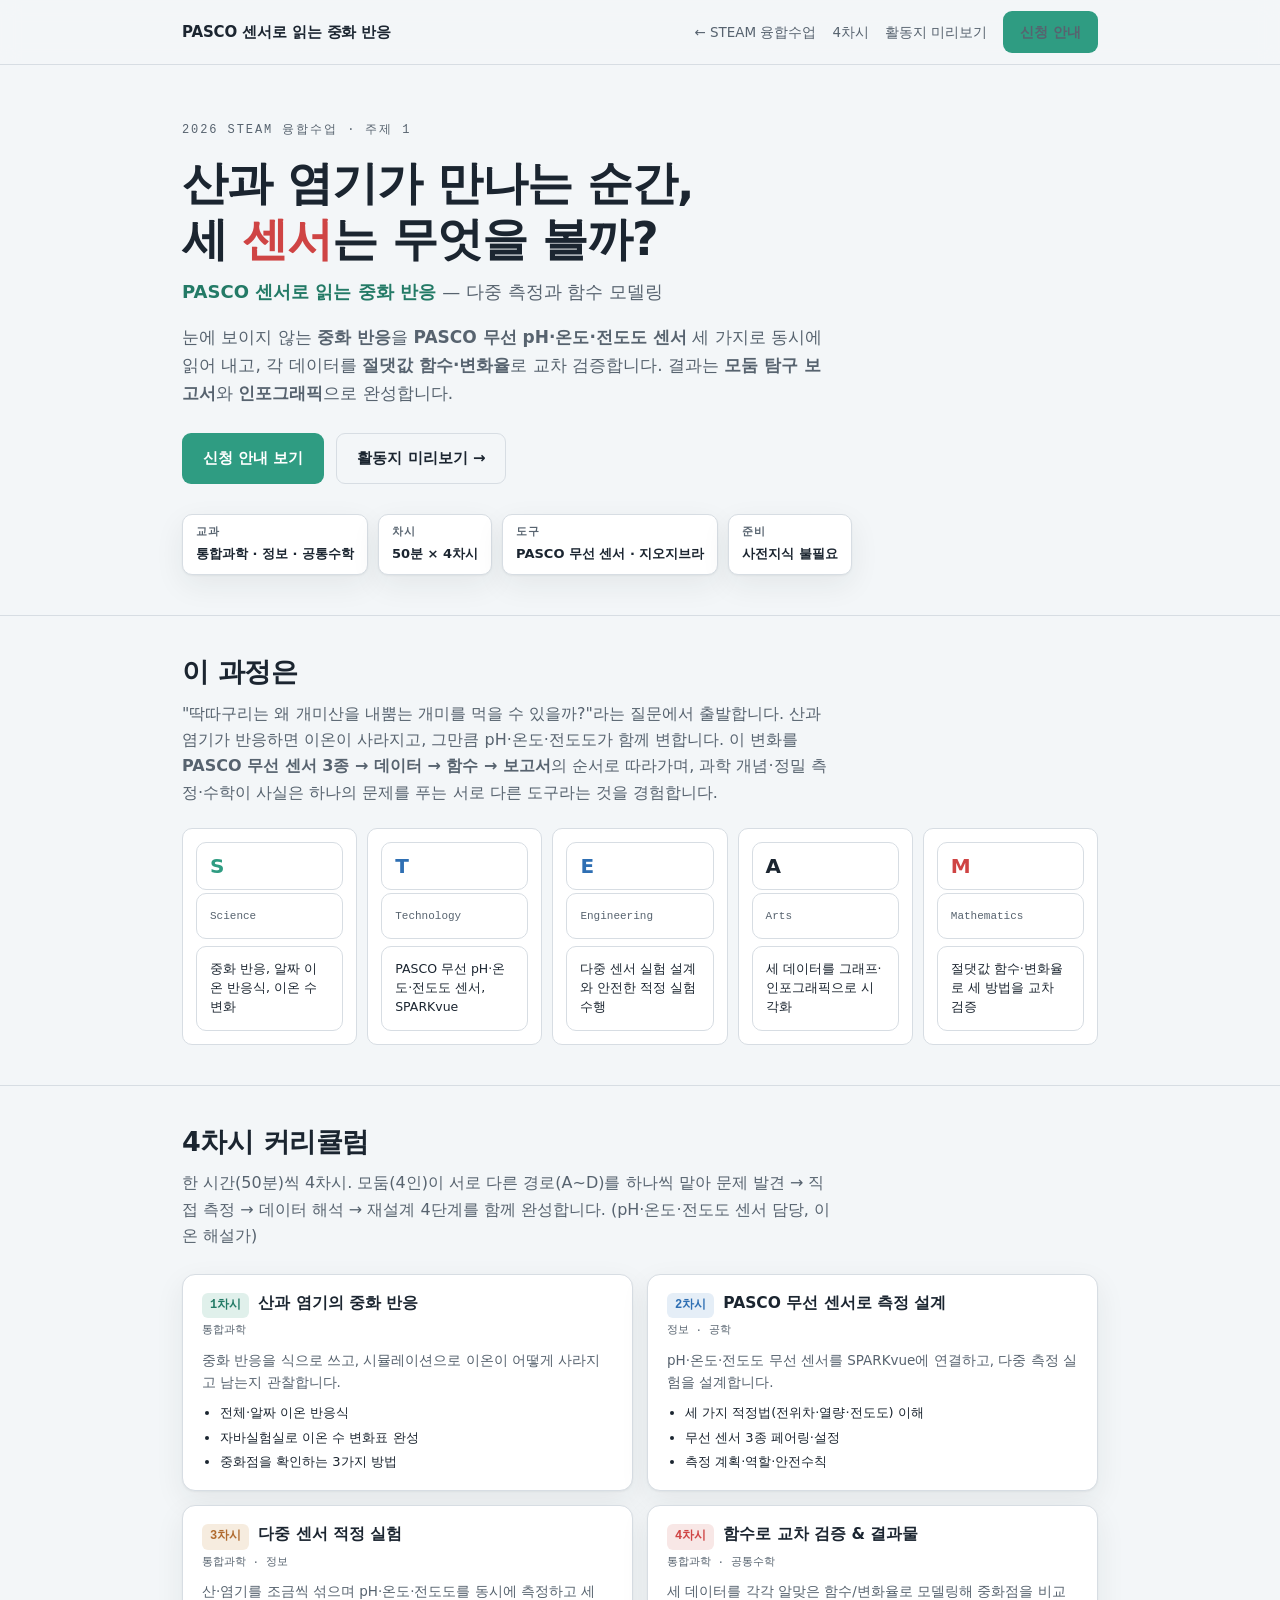
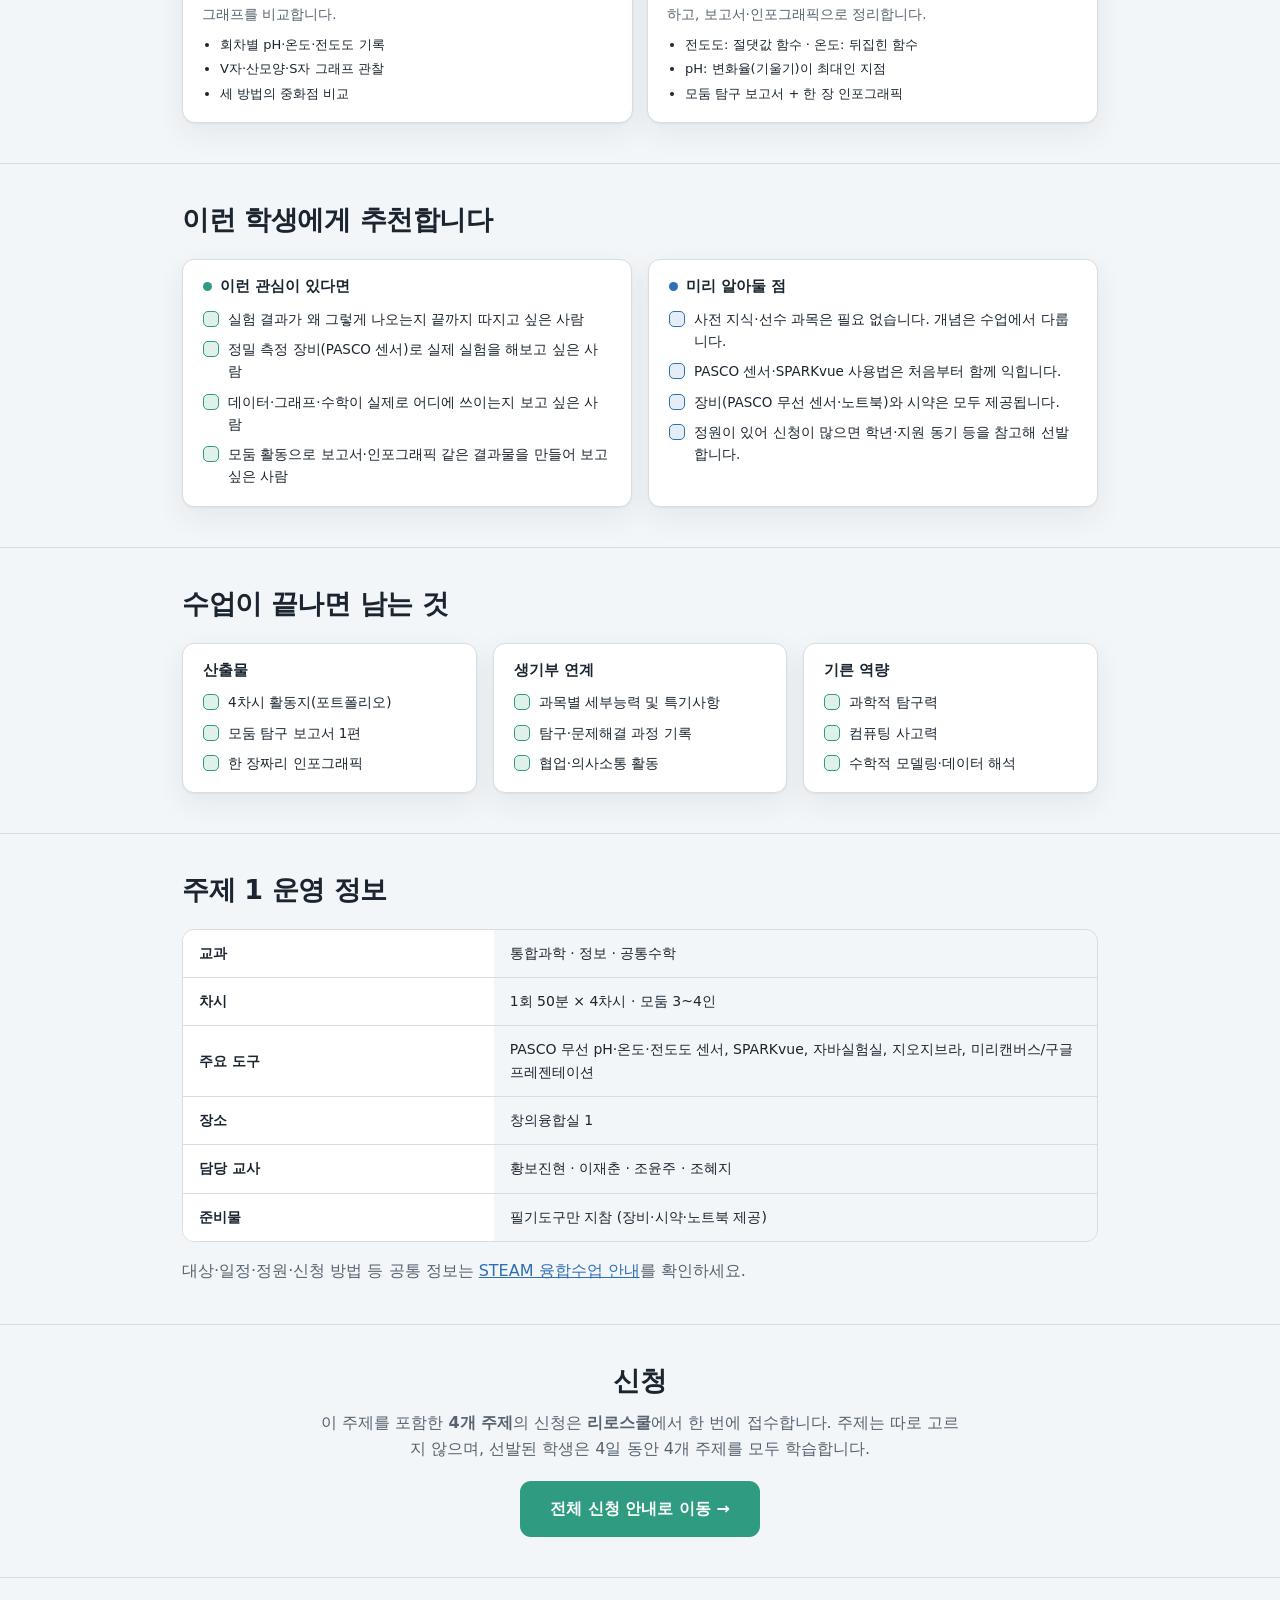
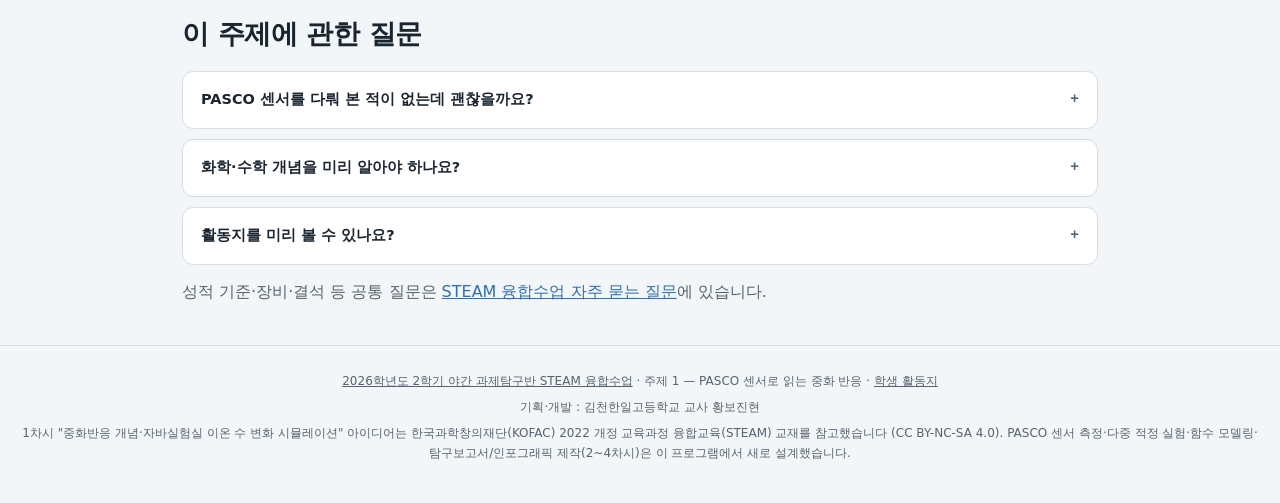
<file: conductivity-neutralization/index.html>
<!doctype html>
<html lang="ko">
<head>
<meta charset="utf-8">
<meta name="viewport" content="width=device-width, initial-scale=1">
<title>PASCO 센서로 읽는 중화 반응 — 다중 측정과 함수 모델링</title>
<meta name="description" content="통합과학·정보·수학을 잇는 4차시 STEAM 융합수업. PASCO 무선 pH·온도·전도도 센서로 중화점을 세 가지 방법으로 찾고, 함수로 교차 검증한 뒤 탐구 보고서와 인포그래픽으로 정리합니다.">
<link rel="icon" href="../favicon.svg">
<meta name="color-scheme" content="light dark">
<meta property="og:title" content="PASCO 센서로 읽는 중화 반응 — 다중 측정과 함수 모델링">
<meta property="og:description" content="PASCO 무선 pH·온도·전도도 센서로 중화점을 세 가지 방법으로 찾고 함수로 교차 검증하는 4차시 STEAM 융합수업.">
<meta property="og:type" content="website">

<!-- =========================================================================
  이 페이지는 STEAM 융합수업의 '주제 1' 상세 소개입니다.
  일정·정원·담당·신청 등 공통 정보와 신청 접수는 상위 허브(../index.html)에서 관리합니다.
  나머지는 허브에서 채우세요. (장소는 창의융합실 1, 담당 교사는 4명 공동 표기로 확정)
  KOFAC 출처는 1차시(중화반응 개념·자바실험실) 에만 한정해 표기함 — 2~4차시(PASCO 센서·함수 모델링·
  보고서/인포그래픽)는 이 프로그램에서 새로 설계한 것이라 KOFAC과 무관함.
========================================================================== -->

<style>
*,*::before,*::after{box-sizing:border-box}
html{color-scheme:light dark;scroll-behavior:smooth;scroll-padding-top:70px}
@media (prefers-reduced-motion:reduce){html{scroll-behavior:auto}}
img{max-width:100%}
[hidden]{display:none!important}

:root{
  --paper:#f3f6f8; --card:#ffffff; --ink:#1b2530; --ink-soft:#57636f; --line:#d7dde3;
  --acid:#cf4444; --base:#2f6fb3; --neutral:#2f9c82; --neutral-deep:#237a66;
  --acid-bg:#f8e7e6; --base-bg:#e5eef7; --neutral-bg:#e0f0eb;
  --tbd:#b06a2e; --tbd-bg:#f6ecdf;
  --shadow:0 1px 2px rgba(27,37,48,.05),0 10px 30px rgba(27,37,48,.07);
  --f-disp:"Gothic A1","IBM Plex Sans KR",system-ui,sans-serif;
  --f-body:"IBM Plex Sans KR","Noto Sans KR",system-ui,sans-serif;
  --f-mono:"IBM Plex Mono",ui-monospace,monospace;
}
@media (prefers-color-scheme:dark){:root:not([data-theme="light"]){
  --paper:#11171e; --card:#1a2330; --ink:#e7edf3; --ink-soft:#9aa7b4; --line:#2b3745;
  --acid:#e97a7a; --base:#7db2e2; --neutral:#54c6a8; --neutral-deep:#7fd8c1;
  --acid-bg:#3a2422; --base-bg:#1e2f42; --neutral-bg:#163027;
  --tbd:#dba06a; --tbd-bg:#332a1e;
  --shadow:0 1px 2px rgba(0,0,0,.3),0 12px 34px rgba(0,0,0,.4);
}}
:root[data-theme="dark"]{
  --paper:#11171e; --card:#1a2330; --ink:#e7edf3; --ink-soft:#9aa7b4; --line:#2b3745;
  --acid:#e97a7a; --base:#7db2e2; --neutral:#54c6a8; --neutral-deep:#7fd8c1;
  --acid-bg:#3a2422; --base-bg:#1e2f42; --neutral-bg:#163027;
  --tbd:#dba06a; --tbd-bg:#332a1e;
  --shadow:0 1px 2px rgba(0,0,0,.3),0 12px 34px rgba(0,0,0,.4);
}

body{margin:0;background:var(--paper);color:var(--ink);font-family:var(--f-body);
  font-size:16px;line-height:1.65;-webkit-text-size-adjust:100%}
h1,h2,h3{font-family:var(--f-disp);line-height:1.22;margin:0;text-wrap:balance}
p{margin:0}
a{color:var(--base)}
.wrap{max-width:960px;margin:0 auto;padding:0 22px}
.eyebrow{font-family:var(--f-mono);font-size:12px;letter-spacing:.16em;text-transform:uppercase;color:var(--ink-soft)}
.tbd{color:var(--tbd);background:var(--tbd-bg);border-radius:4px;padding:0 4px;
  text-decoration:underline dotted;text-underline-offset:3px;white-space:nowrap;font-size:.94em}

/* header */
.top{position:sticky;top:0;z-index:20;background:var(--paper);border-bottom:1px solid var(--line)}
@supports (backdrop-filter:blur(1px)){.top{background:color-mix(in srgb,var(--paper) 84%,transparent);backdrop-filter:blur(9px)}}
.top-in{max-width:960px;margin:0 auto;padding:11px 22px;display:flex;align-items:center;gap:14px}
.top strong{font-family:var(--f-disp);font-weight:800;font-size:15px;letter-spacing:-.01em}
.top nav{margin-left:auto;display:flex;gap:16px;align-items:center}
.top nav a{font-size:13.5px;color:var(--ink-soft);text-decoration:none}
.top nav a:hover{color:var(--ink)}
.btn{font-family:var(--f-body);font-weight:600;font-size:14px;text-decoration:none;
  border-radius:9px;padding:9px 16px;display:inline-flex;align-items:center;gap:7px;cursor:pointer;border:1px solid transparent}
.btn-primary{background:var(--neutral);color:#fff}
.btn-primary:hover{background:var(--neutral-deep)}
.btn-ghost{background:transparent;color:var(--ink);border-color:var(--line)}
.btn-ghost:hover{border-color:var(--neutral)}
.btn:focus-visible,.top nav a:focus-visible{outline:2px solid var(--neutral);outline-offset:2px}
@media (max-width:640px){.top nav a.hide-sm{display:none}}

/* hero */
.hero{padding:56px 0 40px}
.hero h1{font-size:clamp(29px,5.2vw,46px);font-weight:800;letter-spacing:-.022em;margin:14px 0 10px}
.hero .tag{color:var(--acid)}
.hero .title-line{font-family:var(--f-disp);font-weight:700;font-size:clamp(15px,2.1vw,18px);
  color:var(--neutral-deep);margin:0 0 16px}
.hero .title-line span{color:var(--ink-soft);font-weight:500}
.hero p.sub{max-width:60ch;font-size:clamp(15px,2vw,17px);color:var(--ink-soft)}
.hero .actions{display:flex;gap:12px;flex-wrap:wrap;margin-top:26px}
.hero .btn{padding:12px 20px;font-size:15px}
.chips{display:flex;flex-wrap:wrap;gap:10px;margin-top:30px}
.chip{background:var(--card);border:1px solid var(--line);border-radius:10px;padding:9px 13px;
  font-size:13px;display:flex;flex-direction:column;gap:2px;box-shadow:var(--shadow)}
.chip b{font-family:var(--f-mono);font-size:10.5px;letter-spacing:.08em;text-transform:uppercase;color:var(--ink-soft);font-weight:600}
.chip span{font-weight:600}

section.blk{padding:40px 0;border-top:1px solid var(--line)}
section.blk > .wrap > h2{font-size:clamp(20px,3vw,27px);font-weight:800;letter-spacing:-.015em}
section.blk > .wrap > p.intro{margin-top:12px;max-width:64ch;color:var(--ink-soft)}

/* STEAM 매핑 */
.steam{display:grid;grid-template-columns:repeat(5,1fr);gap:10px;margin-top:22px}
@media (max-width:860px){.steam{grid-template-columns:1fr 1fr 1fr}}
@media (max-width:520px){.steam{grid-template-columns:1fr 1fr}}
.steam div{border:1px solid var(--line);border-radius:10px;padding:13px;background:var(--card)}
.steam .k{font-family:var(--f-disp);font-weight:800;font-size:20px;line-height:1}
.steam .t{font-size:11px;font-family:var(--f-mono);color:var(--ink-soft);margin:3px 0 7px}
.steam .d{font-size:12.5px;line-height:1.5}
.steam div:nth-child(1) .k{color:var(--neutral)}
.steam div:nth-child(2) .k{color:var(--base)}
.steam div:nth-child(3) .k{color:var(--base)}
.steam div:nth-child(4) .k{color:var(--ink)}
.steam div:nth-child(5) .k{color:var(--acid)}

/* 커리큘럼 */
.curr{display:grid;grid-template-columns:1fr 1fr;gap:14px;margin-top:24px}
@media (max-width:720px){.curr{grid-template-columns:1fr}}
.lesson{background:var(--card);border:1px solid var(--line);border-radius:13px;padding:18px 19px;box-shadow:var(--shadow)}
.lesson .h{display:flex;align-items:baseline;gap:9px}
.lesson .n{font-family:var(--f-mono);font-weight:600;font-size:12px;padding:3px 8px;border-radius:6px;background:var(--neutral-bg);color:var(--neutral-deep)}
.lesson:nth-child(2) .n{background:var(--base-bg);color:var(--base)}
.lesson:nth-child(3) .n{background:var(--tbd-bg);color:var(--tbd)}
.lesson:nth-child(4) .n{background:var(--acid-bg);color:var(--acid)}
.lesson h3{font-size:15.5px;font-weight:700}
.lesson .sub{font-family:var(--f-mono);font-size:11px;color:var(--ink-soft);margin-top:3px}
.lesson p{font-size:13.5px;color:var(--ink-soft);margin-top:9px}
.lesson ul{margin:9px 0 0;padding-left:18px;font-size:13px}
.lesson li{margin-top:3px}

/* 리스트 카드 */
.two-col{display:grid;grid-template-columns:1fr 1fr;gap:16px;margin-top:22px}
.three-col{grid-template-columns:1fr 1fr 1fr}
@media (max-width:720px){.two-col,.three-col{grid-template-columns:1fr}}
.panel{background:var(--card);border:1px solid var(--line);border-radius:12px;padding:18px 20px;box-shadow:var(--shadow)}
.panel h3{font-size:14.5px;font-weight:700;display:flex;gap:8px;align-items:center}
.panel h3 .dot{width:9px;height:9px;border-radius:50%;flex:none}
.panel ul{margin:12px 0 0;padding:0;list-style:none;display:flex;flex-direction:column;gap:8px}
.panel li{font-size:13.5px;display:flex;gap:9px;align-items:flex-start}
.panel li::before{content:"";width:16px;height:16px;flex:none;margin-top:3px;border-radius:5px;
  background:var(--neutral-bg);border:1px solid var(--neutral)}
.panel.note li::before{background:var(--base-bg);border-color:var(--base)}

/* 운영 안내 표 */
.tbl-wrap{overflow-x:auto;margin-top:22px;border:1px solid var(--line);border-radius:12px}
table{border-collapse:collapse;width:100%;font-size:14px;min-width:420px}
th,td{text-align:left;padding:12px 16px;border-bottom:1px solid var(--line)}
tr:last-child th,tr:last-child td{border-bottom:none}
th{width:34%;background:var(--card);font-family:var(--f-disp);font-weight:700;white-space:nowrap}

/* 신청 */
#apply .wrap{text-align:center}
.deadline{font-family:var(--f-mono);font-size:13px;color:var(--acid);margin-top:10px}
.cta-big{margin-top:18px;font-size:16px;font-weight:700;padding:15px 30px;background:var(--neutral);color:#fff;
  text-decoration:none;border-radius:11px;display:inline-flex;gap:9px;align-items:center}
.cta-big:hover{background:var(--neutral-deep)}
.cta-big:focus-visible{outline:2px solid var(--neutral);outline-offset:3px}
.cta-big.disabled{background:var(--line);color:var(--ink-soft);cursor:default;pointer-events:none}
.soon{max-width:46ch;margin:14px auto 0;font-size:13.5px;color:var(--ink-soft);
  background:var(--neutral-bg);border:1px solid var(--neutral);border-radius:10px;padding:11px 15px}
#apply .contact{font-size:13px;color:var(--ink-soft);margin-top:16px}

/* FAQ */
.faq{margin-top:20px;display:flex;flex-direction:column;gap:10px}
details{background:var(--card);border:1px solid var(--line);border-radius:11px;padding:2px 18px}
summary{font-weight:600;font-size:14.5px;padding:14px 0;cursor:pointer;list-style:none;display:flex;justify-content:space-between;gap:12px}
summary::-webkit-details-marker{display:none}
summary::after{content:"+";font-family:var(--f-mono);color:var(--ink-soft)}
details[open] summary::after{content:"–"}
details p{font-size:13.5px;color:var(--ink-soft);padding:0 0 16px}

footer{border-top:1px solid var(--line);padding:26px 22px 40px;text-align:center;font-size:12px;color:var(--ink-soft)}
footer a{color:var(--ink-soft)}
</style>
</head>
<body>

<header class="top">
  <div class="top-in">
    <strong>PASCO 센서로 읽는 중화 반응</strong>
    <nav>
      <a href="../">← STEAM 융합수업</a>
      <a href="#curriculum" class="hide-sm">4차시</a>
      <a href="activity.html" class="hide-sm">활동지 미리보기</a>
      <a href="../#apply" class="btn btn-primary">신청 안내</a>
    </nav>
  </div>
</header>

<main>
  <section class="hero">
    <div class="wrap">
      <div class="eyebrow">2026 STEAM 융합수업 · 주제 1</div>
      <h1>산과 염기가 만나는 순간,<br>세 <span class="tag">센서</span>는 무엇을 볼까?</h1>
      <p class="title-line">PASCO 센서로 읽는 중화 반응 <span>— 다중 측정과 함수 모델링</span></p>
      <p class="sub">눈에 보이지 않는 <b>중화 반응</b>을 <b>PASCO 무선 pH·온도·전도도 센서</b> 세 가지로 동시에 읽어 내고,
        각 데이터를 <b>절댓값 함수·변화율</b>로 교차 검증합니다. 결과는 <b>모둠 탐구 보고서</b>와 <b>인포그래픽</b>으로 완성합니다.</p>
      <div class="actions">
        <a href="../#apply" class="btn btn-primary">신청 안내 보기</a>
        <a href="activity.html" class="btn btn-ghost">활동지 미리보기 →</a>
      </div>
      <div class="chips">
        <div class="chip"><b>교과</b><span>통합과학 · 정보 · 공통수학</span></div>
        <div class="chip"><b>차시</b><span>50분 × 4차시</span></div>
        <div class="chip"><b>도구</b><span>PASCO 무선 센서 · 지오지브라</span></div>
        <div class="chip"><b>준비</b><span>사전지식 불필요</span></div>
      </div>
    </div>
  </section>

  <section class="blk" id="about">
    <div class="wrap">
      <h2>이 과정은</h2>
      <p class="intro">"딱따구리는 왜 개미산을 내뿜는 개미를 먹을 수 있을까?"라는 질문에서 출발합니다.
        산과 염기가 반응하면 이온이 사라지고, 그만큼 pH·온도·전도도가 함께 변합니다.
        이 변화를 <b>PASCO 무선 센서 3종 → 데이터 → 함수 → 보고서</b>의 순서로 따라가며,
        과학 개념·정밀 측정·수학이 사실은 하나의 문제를 푸는 서로 다른 도구라는 것을 경험합니다.</p>
      <div class="steam">
        <div><div class="k">S</div><div class="t">Science</div><div class="d">중화 반응, 알짜 이온 반응식, 이온 수 변화</div></div>
        <div><div class="k">T</div><div class="t">Technology</div><div class="d">PASCO 무선 pH·온도·전도도 센서, SPARKvue</div></div>
        <div><div class="k">E</div><div class="t">Engineering</div><div class="d">다중 센서 실험 설계와 안전한 적정 실험 수행</div></div>
        <div><div class="k">A</div><div class="t">Arts</div><div class="d">세 데이터를 그래프·인포그래픽으로 시각화</div></div>
        <div><div class="k">M</div><div class="t">Mathematics</div><div class="d">절댓값 함수·변화율로 세 방법을 교차 검증</div></div>
      </div>
    </div>
  </section>

  <section class="blk" id="curriculum">
    <div class="wrap">
      <h2>4차시 커리큘럼</h2>
      <p class="intro">한 시간(50분)씩 4차시. 모둠(4인)이 서로 다른 경로(A~D)를 하나씩 맡아 문제 발견 → 직접 측정 → 데이터 해석 → 재설계 4단계를 함께 완성합니다. (pH·온도·전도도 센서 담당, 이온 해설가)</p>
      <div class="curr">
        <div class="lesson">
          <div class="h"><span class="n">1차시</span><h3>산과 염기의 중화 반응</h3></div>
          <div class="sub">통합과학</div>
          <p>중화 반응을 식으로 쓰고, 시뮬레이션으로 이온이 어떻게 사라지고 남는지 관찰합니다.</p>
          <ul><li>전체·알짜 이온 반응식</li><li>자바실험실로 이온 수 변화표 완성</li><li>중화점을 확인하는 3가지 방법</li></ul>
        </div>
        <div class="lesson">
          <div class="h"><span class="n">2차시</span><h3>PASCO 무선 센서로 측정 설계</h3></div>
          <div class="sub">정보 · 공학</div>
          <p>pH·온도·전도도 무선 센서를 SPARKvue에 연결하고, 다중 측정 실험을 설계합니다.</p>
          <ul><li>세 가지 적정법(전위차·열량·전도도) 이해</li><li>무선 센서 3종 페어링·설정</li><li>측정 계획·역할·안전수칙</li></ul>
        </div>
        <div class="lesson">
          <div class="h"><span class="n">3차시</span><h3>다중 센서 적정 실험</h3></div>
          <div class="sub">통합과학 · 정보</div>
          <p>산·염기를 조금씩 섞으며 pH·온도·전도도를 동시에 측정하고 세 그래프를 비교합니다.</p>
          <ul><li>회차별 pH·온도·전도도 기록</li><li>V자·산모양·S자 그래프 관찰</li><li>세 방법의 중화점 비교</li></ul>
        </div>
        <div class="lesson">
          <div class="h"><span class="n">4차시</span><h3>함수로 교차 검증 &amp; 결과물</h3></div>
          <div class="sub">통합과학 · 공통수학</div>
          <p>세 데이터를 각각 알맞은 함수/변화율로 모델링해 중화점을 비교하고, 보고서·인포그래픽으로 정리합니다.</p>
          <ul><li>전도도: 절댓값 함수 · 온도: 뒤집힌 함수</li><li>pH: 변화율(기울기)이 최대인 지점</li><li>모둠 탐구 보고서 + 한 장 인포그래픽</li></ul>
        </div>
      </div>
    </div>
  </section>

  <section class="blk">
    <div class="wrap">
      <h2>이런 학생에게 추천합니다</h2>
      <div class="two-col">
        <div class="panel">
          <h3><span class="dot" style="background:var(--neutral)"></span>이런 관심이 있다면</h3>
          <ul>
            <li>실험 결과가 왜 그렇게 나오는지 끝까지 따지고 싶은 사람</li>
            <li>정밀 측정 장비(PASCO 센서)로 실제 실험을 해보고 싶은 사람</li>
            <li>데이터·그래프·수학이 실제로 어디에 쓰이는지 보고 싶은 사람</li>
            <li>모둠 활동으로 보고서·인포그래픽 같은 결과물을 만들어 보고 싶은 사람</li>
          </ul>
        </div>
        <div class="panel note">
          <h3><span class="dot" style="background:var(--base)"></span>미리 알아둘 점</h3>
          <ul>
            <li>사전 지식·선수 과목은 필요 없습니다. 개념은 수업에서 다룹니다.</li>
            <li>PASCO 센서·SPARKvue 사용법은 처음부터 함께 익힙니다.</li>
            <li>장비(PASCO 무선 센서·노트북)와 시약은 모두 제공됩니다.</li>
            <li>정원이 있어 신청이 많으면 학년·지원 동기 등을 참고해 선발합니다.</li>
          </ul>
        </div>
      </div>
    </div>
  </section>

  <section class="blk">
    <div class="wrap">
      <h2>수업이 끝나면 남는 것</h2>
      <div class="two-col three-col">
        <div class="panel"><h3>산출물</h3><ul><li>4차시 활동지(포트폴리오)</li><li>모둠 탐구 보고서 1편</li><li>한 장짜리 인포그래픽</li></ul></div>
        <div class="panel"><h3>생기부 연계</h3><ul><li>과목별 세부능력 및 특기사항</li><li>탐구·문제해결 과정 기록</li><li>협업·의사소통 활동</li></ul></div>
        <div class="panel"><h3>기른 역량</h3><ul><li>과학적 탐구력</li><li>컴퓨팅 사고력</li><li>수학적 모델링·데이터 해석</li></ul></div>
      </div>
    </div>
  </section>

  <section class="blk" id="info">
    <div class="wrap">
      <h2>주제 1 운영 정보</h2>
      <div class="tbl-wrap">
        <table>
          <tbody>
            <tr><th>교과</th><td>통합과학 · 정보 · 공통수학</td></tr>
            <tr><th>차시</th><td>1회 50분 × 4차시 · 모둠 3~4인</td></tr>
            <tr><th>주요 도구</th><td>PASCO 무선 pH·온도·전도도 센서, SPARKvue, 자바실험실, 지오지브라, 미리캔버스/구글 프레젠테이션</td></tr>
            <tr><th>장소</th><td>창의융합실 1</td></tr>
            <tr><th>담당 교사</th><td>황보진현 · 이재춘 · 조윤주 · 조혜지</td></tr>
            <tr><th>준비물</th><td>필기도구만 지참 (장비·시약·노트북 제공)</td></tr>
          </tbody>
        </table>
      </div>
      <p class="intro" style="margin-top:16px">대상·일정·정원·신청 방법 등 공통 정보는
        <a href="../#info">STEAM 융합수업 안내</a>를 확인하세요.</p>
    </div>
  </section>

  <section class="blk" id="apply">
    <div class="wrap" style="text-align:center">
      <h2>신청</h2>
      <p class="intro" style="margin:12px auto 0">이 주제를 포함한 <b>4개 주제</b>의 신청은
        <b>리로스쿨</b>에서 한 번에 접수합니다. 주제는 따로 고르지 않으며, 선발된 학생은 4일 동안 4개 주제를 모두 학습합니다.</p>
      <a class="cta-big" href="../#apply">전체 신청 안내로 이동 →</a>
    </div>
  </section>

  <section class="blk">
    <div class="wrap">
      <h2>이 주제에 관한 질문</h2>
      <div class="faq">
        <details><summary>PASCO 센서를 다뤄 본 적이 없는데 괜찮을까요?</summary><p>괜찮습니다. SPARKvue 연결·설정부터 처음 쓰는 학생 기준으로 안내하며, "장비를 다루는 법"과 "여러 데이터를 비교하는 법"에 초점을 둡니다.</p></details>
        <details><summary>화학·수학 개념을 미리 알아야 하나요?</summary><p>아니요. 중화 반응, 절댓값을 포함한 함수, 그래프 해석은 모두 활동 안에서 처음부터 다룹니다.</p></details>
        <details><summary>활동지를 미리 볼 수 있나요?</summary><p>네. <a href="activity.html">활동지 미리보기</a>에서 실제로 채우게 될 내용을 확인할 수 있습니다.</p></details>
      </div>
      <p class="intro" style="margin-top:14px">성적 기준·장비·결석 등 공통 질문은
        <a href="../#faq">STEAM 융합수업 자주 묻는 질문</a>에 있습니다.</p>
    </div>
  </section>
</main>

<footer>
  <p><a href="../">2026학년도 2학기 야간 과제탐구반 STEAM 융합수업</a> · 주제 1 — PASCO 센서로 읽는 중화 반응 ·
    <a href="activity.html">학생 활동지</a></p>
  <p style="margin-top:6px">기획·개발 : 김천한일고등학교 교사 황보진현</p>
  <p style="margin-top:6px;font-size:12px">1차시 "중화반응 개념·자바실험실 이온 수 변화 시뮬레이션" 아이디어는
    한국과학창의재단(KOFAC) 2022 개정 교육과정 융합교육(STEAM) 교재를 참고했습니다 (CC BY-NC-SA 4.0).
    PASCO 센서 측정·다중 적정 실험·함수 모델링·탐구보고서/인포그래픽 제작(2~4차시)은 이 프로그램에서 새로 설계했습니다.</p>
</footer>

</body>
</html>
</file>
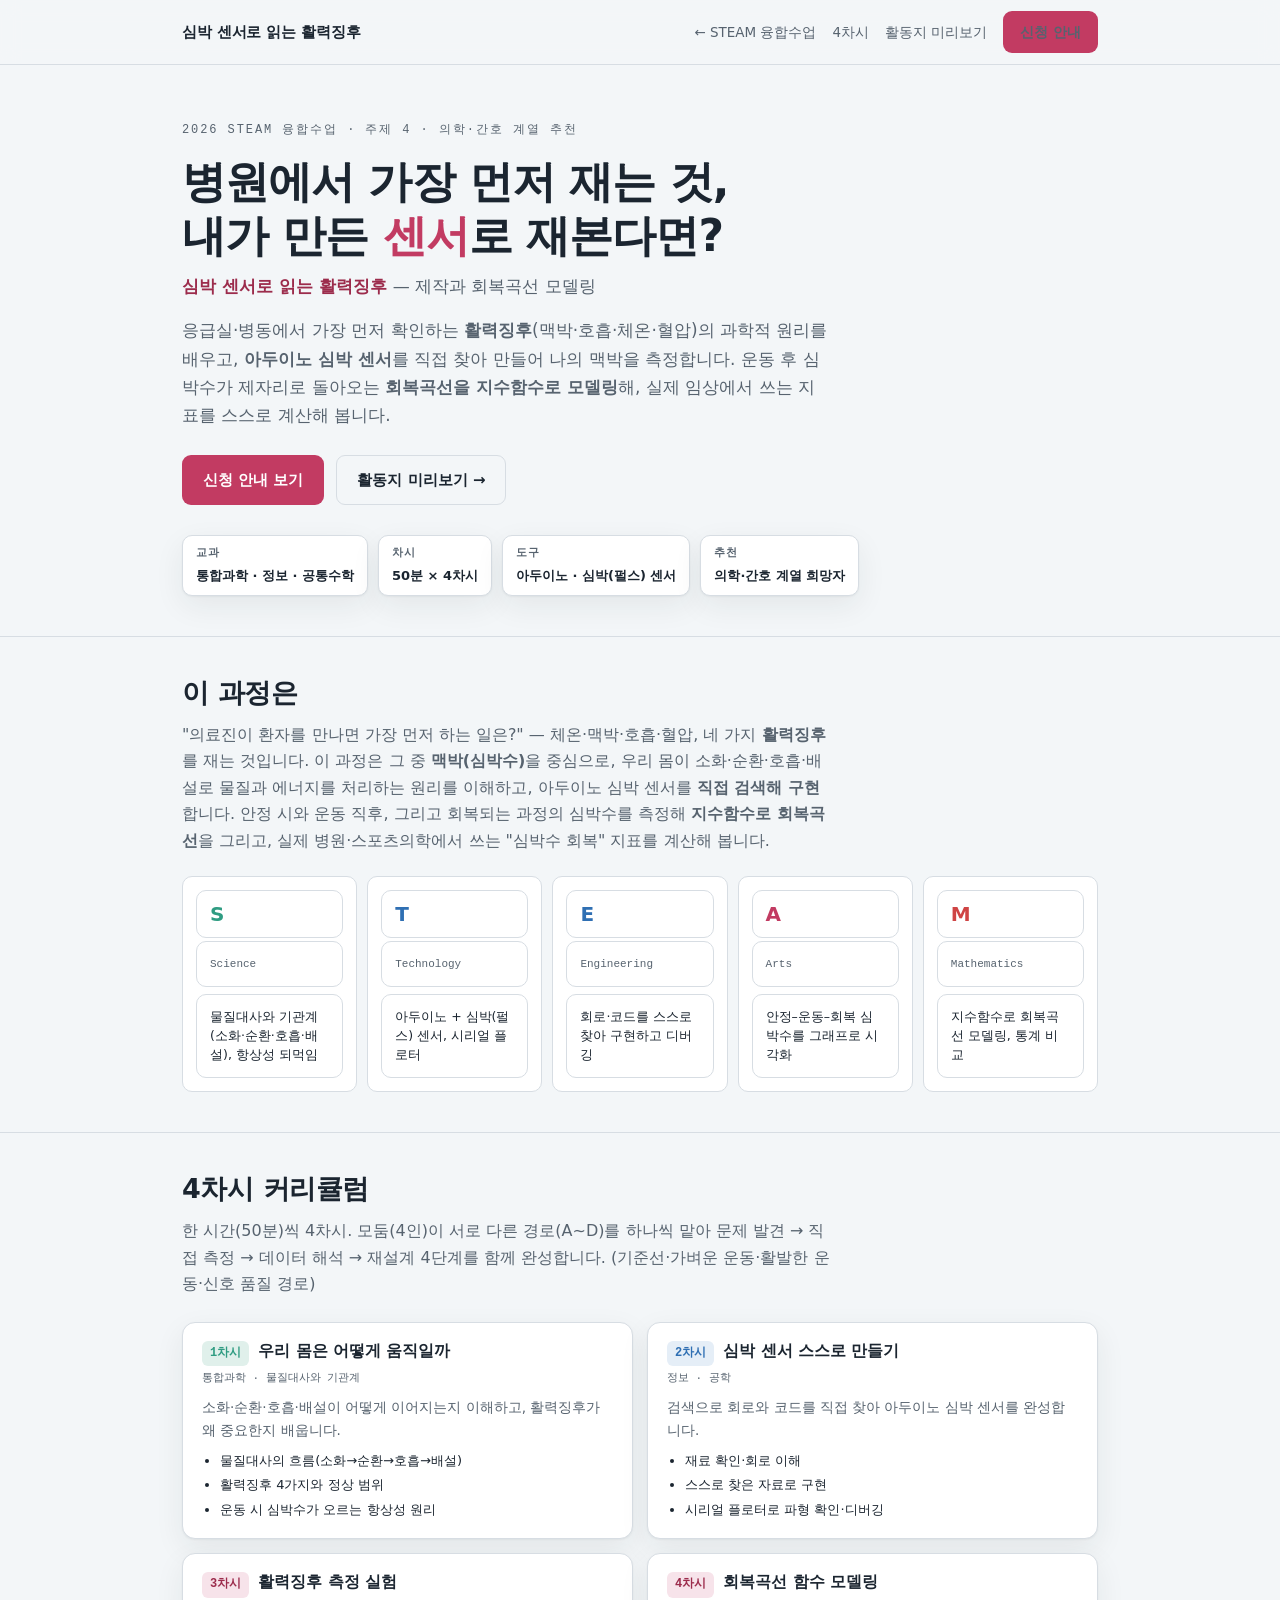
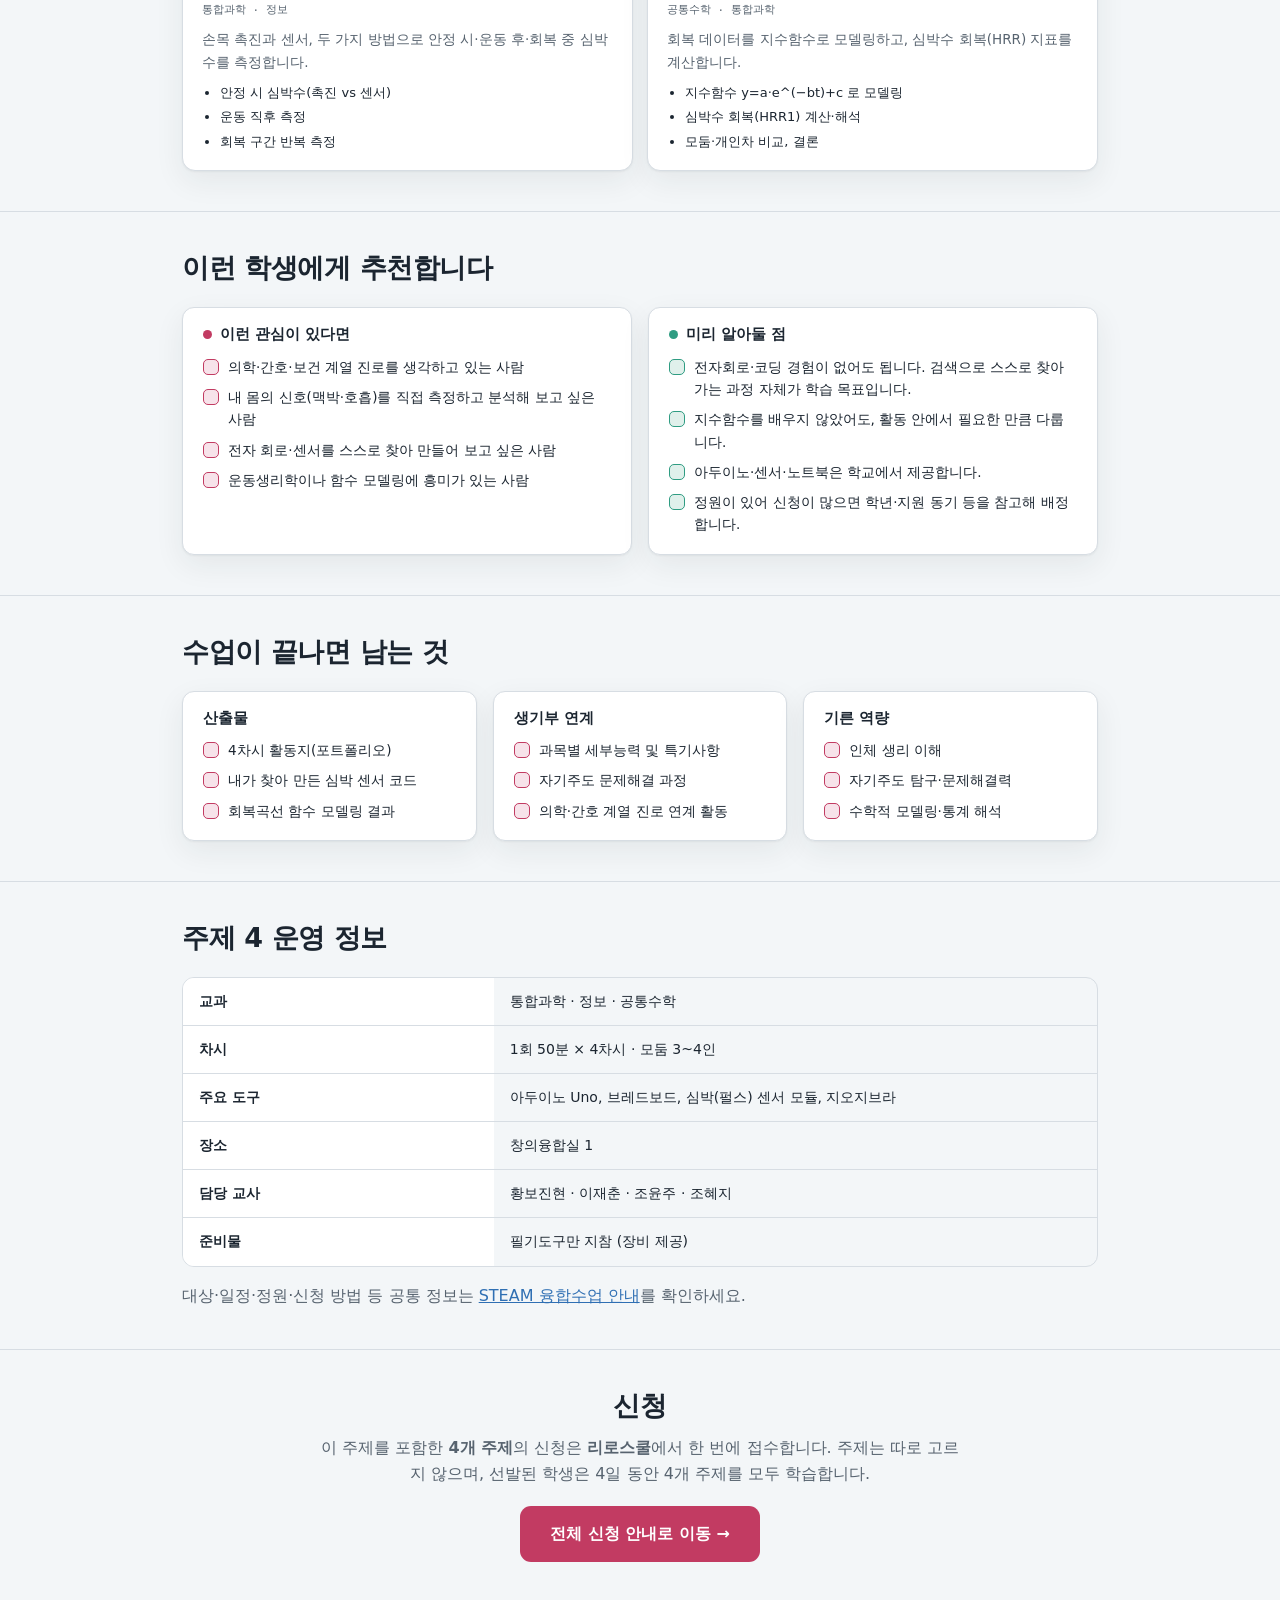
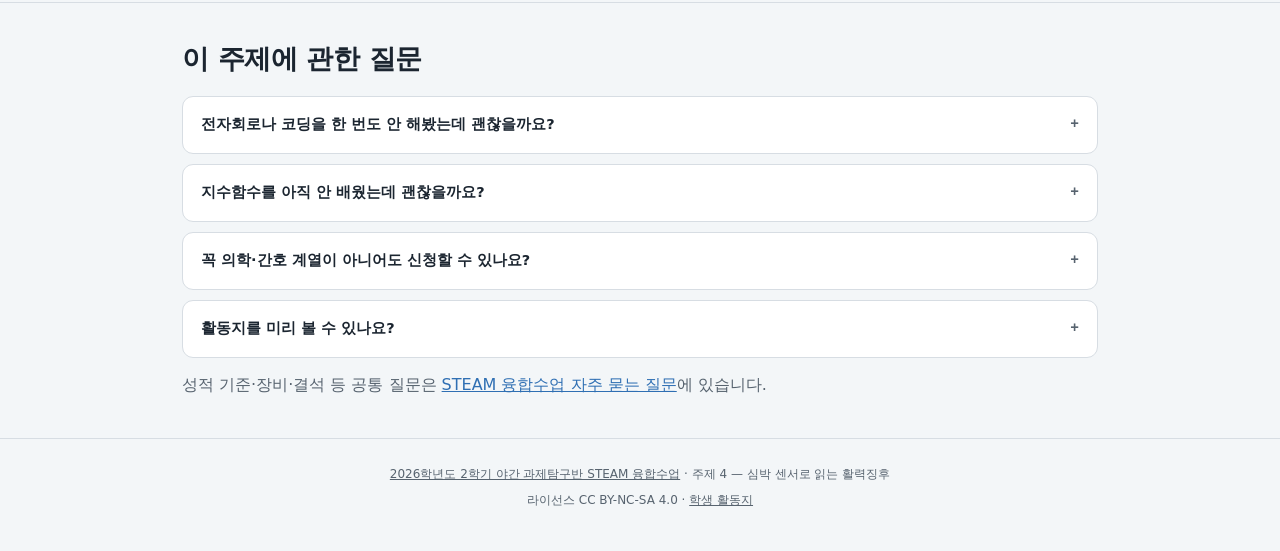
<file: heart-rate-vitals/index.html>
<!doctype html>
<html lang="ko">
<head>
<meta charset="utf-8">
<meta name="viewport" content="width=device-width, initial-scale=1">
<title>심박 센서로 읽는 활력징후 — 제작과 회복곡선 모델링</title>
<meta name="description" content="통합과학·정보·공통수학을 잇는 4차시 STEAM 융합수업. 아두이노 심박 센서를 직접 찾아 만들고, 운동 후 심박수 회복곡선을 지수함수로 모델링합니다. 의학·간호 계열 희망 학생에게 추천.">
<link rel="icon" href="../favicon.svg">
<meta name="color-scheme" content="light dark">
<meta property="og:title" content="심박 센서로 읽는 활력징후 — 제작과 회복곡선 모델링">
<meta property="og:description" content="물질대사·순환호흡계부터 심박 센서 제작, 활력징후 측정, 회복곡선 함수 모델링까지 — 의학·간호 계열에 맞닿은 4차시 STEAM 융합수업.">
<meta property="og:type" content="website">

<!-- =========================================================================
  이 페이지는 STEAM 융합수업의 '주제 4' 상세 소개입니다.
  일정·정원·담당·신청 등 공통 정보와 신청 접수는 상위 허브(../index.html)에서 관리합니다.
  (장소는 창의융합실 1, 담당 교사는 4명 공동 표기로 확정)
========================================================================== -->

<style>
*,*::before,*::after{box-sizing:border-box}
html{color-scheme:light dark;scroll-behavior:smooth;scroll-padding-top:70px}
@media (prefers-reduced-motion:reduce){html{scroll-behavior:auto}}
img{max-width:100%}
[hidden]{display:none!important}

:root{
  --paper:#f3f6f8; --card:#ffffff; --ink:#1b2530; --ink-soft:#57636f; --line:#d7dde3;
  --acid:#cf4444; --base:#2f6fb3; --neutral:#2f9c82;
  --vital:#c23b62; --vital-deep:#9c2c4c; --vital-bg:#f7e3ea;
  --acid-bg:#f8e7e6; --base-bg:#e5eef7; --neutral-bg:#e0f0eb;
  --tbd:#b06a2e; --tbd-bg:#f6ecdf;
  --shadow:0 1px 2px rgba(27,37,48,.05),0 10px 30px rgba(27,37,48,.07);
  --f-disp:"Gothic A1","IBM Plex Sans KR",system-ui,sans-serif;
  --f-body:"IBM Plex Sans KR","Noto Sans KR",system-ui,sans-serif;
  --f-mono:"IBM Plex Mono",ui-monospace,monospace;
}
@media (prefers-color-scheme:dark){:root:not([data-theme="light"]){
  --paper:#11171e; --card:#1a2330; --ink:#e7edf3; --ink-soft:#9aa7b4; --line:#2b3745;
  --acid:#e97a7a; --base:#7db2e2; --neutral:#54c6a8;
  --vital:#e8829f; --vital-deep:#f0a0b8; --vital-bg:#3a2430;
  --acid-bg:#3a2422; --base-bg:#1e2f42; --neutral-bg:#163027;
  --tbd:#dba06a; --tbd-bg:#332a1e;
  --shadow:0 1px 2px rgba(0,0,0,.3),0 12px 34px rgba(0,0,0,.4);
}}
:root[data-theme="dark"]{
  --paper:#11171e; --card:#1a2330; --ink:#e7edf3; --ink-soft:#9aa7b4; --line:#2b3745;
  --acid:#e97a7a; --base:#7db2e2; --neutral:#54c6a8;
  --vital:#e8829f; --vital-deep:#f0a0b8; --vital-bg:#3a2430;
  --acid-bg:#3a2422; --base-bg:#1e2f42; --neutral-bg:#163027;
  --tbd:#dba06a; --tbd-bg:#332a1e;
  --shadow:0 1px 2px rgba(0,0,0,.3),0 12px 34px rgba(0,0,0,.4);
}

body{margin:0;background:var(--paper);color:var(--ink);font-family:var(--f-body);
  font-size:16px;line-height:1.65;-webkit-text-size-adjust:100%}
h1,h2,h3{font-family:var(--f-disp);line-height:1.22;margin:0;text-wrap:balance}
p{margin:0}
a{color:var(--base)}
.wrap{max-width:960px;margin:0 auto;padding:0 22px}
.eyebrow{font-family:var(--f-mono);font-size:12px;letter-spacing:.16em;text-transform:uppercase;color:var(--ink-soft)}
.tbd{color:var(--tbd);background:var(--tbd-bg);border-radius:4px;padding:0 4px;
  text-decoration:underline dotted;text-underline-offset:3px;white-space:nowrap;font-size:.94em}

.top{position:sticky;top:0;z-index:20;background:var(--paper);border-bottom:1px solid var(--line)}
@supports (backdrop-filter:blur(1px)){.top{background:color-mix(in srgb,var(--paper) 84%,transparent);backdrop-filter:blur(9px)}}
.top-in{max-width:960px;margin:0 auto;padding:11px 22px;display:flex;align-items:center;gap:14px}
.top strong{font-family:var(--f-disp);font-weight:800;font-size:15px;letter-spacing:-.01em}
.top nav{margin-left:auto;display:flex;gap:16px;align-items:center}
.top nav a{font-size:13.5px;color:var(--ink-soft);text-decoration:none}
.top nav a:hover{color:var(--ink)}
.btn{font-family:var(--f-body);font-weight:600;font-size:14px;text-decoration:none;border-radius:9px;
  padding:9px 16px;display:inline-flex;align-items:center;gap:7px;cursor:pointer;border:1px solid transparent}
.btn-primary{background:var(--vital);color:#fff}
.btn-primary:hover{background:var(--vital-deep)}
.btn-ghost{background:transparent;color:var(--ink);border-color:var(--line)}
.btn-ghost:hover{border-color:var(--vital)}
.btn:focus-visible,.top nav a:focus-visible{outline:2px solid var(--vital);outline-offset:2px}
@media (max-width:640px){.top nav a.hide-sm{display:none}}

.hero{padding:56px 0 40px}
.hero h1{font-size:clamp(28px,5vw,44px);font-weight:800;letter-spacing:-.022em;margin:14px 0 10px}
.hero .tag{color:var(--vital)}
.hero .title-line{font-family:var(--f-disp);font-weight:700;font-size:clamp(14px,2vw,17px);
  color:var(--vital-deep);margin:0 0 16px}
.hero .title-line span{color:var(--ink-soft);font-weight:500}
.hero p.sub{max-width:60ch;font-size:clamp(15px,2vw,17px);color:var(--ink-soft)}
.hero .actions{display:flex;gap:12px;flex-wrap:wrap;margin-top:26px}
.hero .btn{padding:12px 20px;font-size:15px}
.chips{display:flex;flex-wrap:wrap;gap:10px;margin-top:30px}
.chip{background:var(--card);border:1px solid var(--line);border-radius:10px;padding:9px 13px;
  font-size:13px;display:flex;flex-direction:column;gap:2px;box-shadow:var(--shadow)}
.chip b{font-family:var(--f-mono);font-size:10.5px;letter-spacing:.08em;text-transform:uppercase;color:var(--ink-soft);font-weight:600}
.chip span{font-weight:600}

section.blk{padding:40px 0;border-top:1px solid var(--line)}
section.blk > .wrap > h2{font-size:clamp(20px,3vw,27px);font-weight:800;letter-spacing:-.015em}
section.blk > .wrap > p.intro{margin-top:12px;max-width:64ch;color:var(--ink-soft)}

.steam{display:grid;grid-template-columns:repeat(5,1fr);gap:10px;margin-top:22px}
@media (max-width:860px){.steam{grid-template-columns:1fr 1fr 1fr}}
@media (max-width:520px){.steam{grid-template-columns:1fr 1fr}}
.steam div{border:1px solid var(--line);border-radius:10px;padding:13px;background:var(--card)}
.steam .k{font-family:var(--f-disp);font-weight:800;font-size:20px;line-height:1}
.steam .t{font-size:11px;font-family:var(--f-mono);color:var(--ink-soft);margin:3px 0 7px}
.steam .d{font-size:12.5px;line-height:1.5}
.steam div:nth-child(1) .k{color:var(--neutral)}
.steam div:nth-child(2) .k{color:var(--base)}
.steam div:nth-child(3) .k{color:var(--base)}
.steam div:nth-child(4) .k{color:var(--vital)}
.steam div:nth-child(5) .k{color:var(--acid)}

.curr{display:grid;grid-template-columns:1fr 1fr;gap:14px;margin-top:24px}
@media (max-width:720px){.curr{grid-template-columns:1fr}}
.lesson{background:var(--card);border:1px solid var(--line);border-radius:13px;padding:18px 19px;box-shadow:var(--shadow)}
.lesson .h{display:flex;align-items:baseline;gap:9px}
.lesson .n{font-family:var(--f-mono);font-weight:600;font-size:12px;padding:3px 8px;border-radius:6px;background:var(--neutral-bg);color:var(--neutral)}
.lesson:nth-child(2) .n{background:var(--base-bg);color:var(--base)}
.lesson:nth-child(3) .n,.lesson:nth-child(4) .n{background:var(--vital-bg);color:var(--vital-deep)}
.lesson h3{font-size:15.5px;font-weight:700}
.lesson .sub{font-family:var(--f-mono);font-size:11px;color:var(--ink-soft);margin-top:3px}
.lesson p{font-size:13.5px;color:var(--ink-soft);margin-top:9px}
.lesson ul{margin:9px 0 0;padding-left:18px;font-size:13px}
.lesson li{margin-top:3px}

.two-col{display:grid;grid-template-columns:1fr 1fr;gap:16px;margin-top:22px}
.three-col{grid-template-columns:1fr 1fr 1fr}
@media (max-width:720px){.two-col,.three-col{grid-template-columns:1fr}}
.panel{background:var(--card);border:1px solid var(--line);border-radius:12px;padding:18px 20px;box-shadow:var(--shadow)}
.panel h3{font-size:14.5px;font-weight:700;display:flex;gap:8px;align-items:center}
.panel h3 .dot{width:9px;height:9px;border-radius:50%;flex:none}
.panel ul{margin:12px 0 0;padding:0;list-style:none;display:flex;flex-direction:column;gap:8px}
.panel li{font-size:13.5px;display:flex;gap:9px;align-items:flex-start}
.panel li::before{content:"";width:16px;height:16px;flex:none;margin-top:3px;border-radius:5px;
  background:var(--vital-bg);border:1px solid var(--vital)}
.panel.note li::before{background:var(--neutral-bg);border-color:var(--neutral)}

.tbl-wrap{overflow-x:auto;margin-top:22px;border:1px solid var(--line);border-radius:12px}
table{border-collapse:collapse;width:100%;font-size:14px;min-width:420px}
th,td{text-align:left;padding:12px 16px;border-bottom:1px solid var(--line)}
tr:last-child th,tr:last-child td{border-bottom:none}
th{width:34%;background:var(--card);font-family:var(--f-disp);font-weight:700;white-space:nowrap}

#apply .wrap{text-align:center}
.cta-big{margin-top:18px;font-size:16px;font-weight:700;padding:15px 30px;background:var(--vital);color:#fff;
  text-decoration:none;border-radius:11px;display:inline-flex;gap:9px;align-items:center}
.cta-big:hover{background:var(--vital-deep)}
.cta-big:focus-visible{outline:2px solid var(--vital);outline-offset:3px}

.faq{margin-top:20px;display:flex;flex-direction:column;gap:10px}
details{background:var(--card);border:1px solid var(--line);border-radius:11px;padding:2px 18px}
summary{font-weight:600;font-size:14.5px;padding:14px 0;cursor:pointer;list-style:none;display:flex;justify-content:space-between;gap:12px}
summary::-webkit-details-marker{display:none}
summary::after{content:"+";font-family:var(--f-mono);color:var(--ink-soft)}
details[open] summary::after{content:"–"}
details p{font-size:13.5px;color:var(--ink-soft);padding:0 0 16px}

footer{border-top:1px solid var(--line);padding:26px 22px 40px;text-align:center;font-size:12px;color:var(--ink-soft)}
footer a{color:var(--ink-soft)}
</style>
</head>
<body>

<header class="top">
  <div class="top-in">
    <strong>심박 센서로 읽는 활력징후</strong>
    <nav>
      <a href="../">← STEAM 융합수업</a>
      <a href="#curriculum" class="hide-sm">4차시</a>
      <a href="activity.html" class="hide-sm">활동지 미리보기</a>
      <a href="../#apply" class="btn btn-primary">신청 안내</a>
    </nav>
  </div>
</header>

<main>
  <section class="hero">
    <div class="wrap">
      <div class="eyebrow">2026 STEAM 융합수업 · 주제 4 · 의학·간호 계열 추천</div>
      <h1>병원에서 가장 먼저 재는 것,<br>내가 만든 <span class="tag">센서</span>로 재본다면?</h1>
      <p class="title-line">심박 센서로 읽는 활력징후 <span>— 제작과 회복곡선 모델링</span></p>
      <p class="sub">응급실·병동에서 가장 먼저 확인하는 <b>활력징후</b>(맥박·호흡·체온·혈압)의 과학적 원리를 배우고,
        <b>아두이노 심박 센서</b>를 직접 찾아 만들어 나의 맥박을 측정합니다. 운동 후 심박수가 제자리로 돌아오는
        <b>회복곡선을 지수함수로 모델링</b>해, 실제 임상에서 쓰는 지표를 스스로 계산해 봅니다.</p>
      <div class="actions">
        <a href="../#apply" class="btn btn-primary">신청 안내 보기</a>
        <a href="activity.html" class="btn btn-ghost">활동지 미리보기 →</a>
      </div>
      <div class="chips">
        <div class="chip"><b>교과</b><span>통합과학 · 정보 · 공통수학</span></div>
        <div class="chip"><b>차시</b><span>50분 × 4차시</span></div>
        <div class="chip"><b>도구</b><span>아두이노 · 심박(펄스) 센서</span></div>
        <div class="chip"><b>추천</b><span>의학·간호 계열 희망자</span></div>
      </div>
    </div>
  </section>

  <section class="blk" id="about">
    <div class="wrap">
      <h2>이 과정은</h2>
      <p class="intro">"의료진이 환자를 만나면 가장 먼저 하는 일은?" — 체온·맥박·호흡·혈압, 네 가지 <b>활력징후</b>를 재는 것입니다.
        이 과정은 그 중 <b>맥박(심박수)</b>을 중심으로, 우리 몸이 소화·순환·호흡·배설로 물질과 에너지를 처리하는 원리를 이해하고,
        아두이노 심박 센서를 <b>직접 검색해 구현</b>합니다. 안정 시와 운동 직후, 그리고 회복되는 과정의 심박수를 측정해
        <b>지수함수로 회복곡선</b>을 그리고, 실제 병원·스포츠의학에서 쓰는 "심박수 회복" 지표를 계산해 봅니다.</p>
      <div class="steam">
        <div><div class="k">S</div><div class="t">Science</div><div class="d">물질대사와 기관계(소화·순환·호흡·배설), 항상성 되먹임</div></div>
        <div><div class="k">T</div><div class="t">Technology</div><div class="d">아두이노 + 심박(펄스) 센서, 시리얼 플로터</div></div>
        <div><div class="k">E</div><div class="t">Engineering</div><div class="d">회로·코드를 스스로 찾아 구현하고 디버깅</div></div>
        <div><div class="k">A</div><div class="t">Arts</div><div class="d">안정–운동–회복 심박수를 그래프로 시각화</div></div>
        <div><div class="k">M</div><div class="t">Mathematics</div><div class="d">지수함수로 회복곡선 모델링, 통계 비교</div></div>
      </div>
    </div>
  </section>

  <section class="blk" id="curriculum">
    <div class="wrap">
      <h2>4차시 커리큘럼</h2>
      <p class="intro">한 시간(50분)씩 4차시. 모둠(4인)이 서로 다른 경로(A~D)를 하나씩 맡아 문제 발견 → 직접 측정 → 데이터 해석 → 재설계 4단계를 함께 완성합니다. (기준선·가벼운 운동·활발한 운동·신호 품질 경로)</p>
      <div class="curr">
        <div class="lesson">
          <div class="h"><span class="n">1차시</span><h3>우리 몸은 어떻게 움직일까</h3></div>
          <div class="sub">통합과학 · 물질대사와 기관계</div>
          <p>소화·순환·호흡·배설이 어떻게 이어지는지 이해하고, 활력징후가 왜 중요한지 배웁니다.</p>
          <ul><li>물질대사의 흐름(소화→순환→호흡→배설)</li><li>활력징후 4가지와 정상 범위</li><li>운동 시 심박수가 오르는 항상성 원리</li></ul>
        </div>
        <div class="lesson">
          <div class="h"><span class="n">2차시</span><h3>심박 센서 스스로 만들기</h3></div>
          <div class="sub">정보 · 공학</div>
          <p>검색으로 회로와 코드를 직접 찾아 아두이노 심박 센서를 완성합니다.</p>
          <ul><li>재료 확인·회로 이해</li><li>스스로 찾은 자료로 구현</li><li>시리얼 플로터로 파형 확인·디버깅</li></ul>
        </div>
        <div class="lesson">
          <div class="h"><span class="n">3차시</span><h3>활력징후 측정 실험</h3></div>
          <div class="sub">통합과학 · 정보</div>
          <p>손목 촉진과 센서, 두 가지 방법으로 안정 시·운동 후·회복 중 심박수를 측정합니다.</p>
          <ul><li>안정 시 심박수(촉진 vs 센서)</li><li>운동 직후 측정</li><li>회복 구간 반복 측정</li></ul>
        </div>
        <div class="lesson">
          <div class="h"><span class="n">4차시</span><h3>회복곡선 함수 모델링</h3></div>
          <div class="sub">공통수학 · 통합과학</div>
          <p>회복 데이터를 지수함수로 모델링하고, 심박수 회복(HRR) 지표를 계산합니다.</p>
          <ul><li>지수함수 y=a·e^(−bt)+c 로 모델링</li><li>심박수 회복(HRR1) 계산·해석</li><li>모둠·개인차 비교, 결론</li></ul>
        </div>
      </div>
    </div>
  </section>

  <section class="blk">
    <div class="wrap">
      <h2>이런 학생에게 추천합니다</h2>
      <div class="two-col">
        <div class="panel">
          <h3><span class="dot" style="background:var(--vital)"></span>이런 관심이 있다면</h3>
          <ul>
            <li>의학·간호·보건 계열 진로를 생각하고 있는 사람</li>
            <li>내 몸의 신호(맥박·호흡)를 직접 측정하고 분석해 보고 싶은 사람</li>
            <li>전자 회로·센서를 스스로 찾아 만들어 보고 싶은 사람</li>
            <li>운동생리학이나 함수 모델링에 흥미가 있는 사람</li>
          </ul>
        </div>
        <div class="panel note">
          <h3><span class="dot" style="background:var(--neutral)"></span>미리 알아둘 점</h3>
          <ul>
            <li>전자회로·코딩 경험이 없어도 됩니다. 검색으로 스스로 찾아가는 과정 자체가 학습 목표입니다.</li>
            <li>지수함수를 배우지 않았어도, 활동 안에서 필요한 만큼 다룹니다.</li>
            <li>아두이노·센서·노트북은 학교에서 제공합니다.</li>
            <li>정원이 있어 신청이 많으면 학년·지원 동기 등을 참고해 배정합니다.</li>
          </ul>
        </div>
      </div>
    </div>
  </section>

  <section class="blk">
    <div class="wrap">
      <h2>수업이 끝나면 남는 것</h2>
      <div class="two-col three-col">
        <div class="panel"><h3>산출물</h3><ul><li>4차시 활동지(포트폴리오)</li><li>내가 찾아 만든 심박 센서 코드</li><li>회복곡선 함수 모델링 결과</li></ul></div>
        <div class="panel"><h3>생기부 연계</h3><ul><li>과목별 세부능력 및 특기사항</li><li>자기주도 문제해결 과정</li><li>의학·간호 계열 진로 연계 활동</li></ul></div>
        <div class="panel"><h3>기른 역량</h3><ul><li>인체 생리 이해</li><li>자기주도 탐구·문제해결력</li><li>수학적 모델링·통계 해석</li></ul></div>
      </div>
    </div>
  </section>

  <section class="blk" id="info">
    <div class="wrap">
      <h2>주제 4 운영 정보</h2>
      <div class="tbl-wrap">
        <table>
          <tbody>
            <tr><th>교과</th><td>통합과학 · 정보 · 공통수학</td></tr>
            <tr><th>차시</th><td>1회 50분 × 4차시 · 모둠 3~4인</td></tr>
            <tr><th>주요 도구</th><td>아두이노 Uno, 브레드보드, 심박(펄스) 센서 모듈, 지오지브라</td></tr>
            <tr><th>장소</th><td>창의융합실 1</td></tr>
            <tr><th>담당 교사</th><td>황보진현 · 이재춘 · 조윤주 · 조혜지</td></tr>
            <tr><th>준비물</th><td>필기도구만 지참 (장비 제공)</td></tr>
          </tbody>
        </table>
      </div>
      <p class="intro" style="margin-top:16px">대상·일정·정원·신청 방법 등 공통 정보는
        <a href="../#info">STEAM 융합수업 안내</a>를 확인하세요.</p>
    </div>
  </section>

  <section class="blk" id="apply">
    <div class="wrap" style="text-align:center">
      <h2>신청</h2>
      <p class="intro" style="margin:12px auto 0">이 주제를 포함한 <b>4개 주제</b>의 신청은
        <b>리로스쿨</b>에서 한 번에 접수합니다. 주제는 따로 고르지 않으며, 선발된 학생은 4일 동안 4개 주제를 모두 학습합니다.</p>
      <a class="cta-big" href="../#apply">전체 신청 안내로 이동 →</a>
    </div>
  </section>

  <section class="blk">
    <div class="wrap">
      <h2>이 주제에 관한 질문</h2>
      <div class="faq">
        <details><summary>전자회로나 코딩을 한 번도 안 해봤는데 괜찮을까요?</summary><p>괜찮습니다. 이 과정은 오히려 "답을 바로 받는 것"이 아니라 검색으로 스스로 회로·코드를 찾아 이해하는 과정을 목표로 합니다. 막히는 지점마다 도움이 되는 검색어를 안내합니다.</p></details>
        <details><summary>지수함수를 아직 안 배웠는데 괜찮을까요?</summary><p>괜찮습니다. "시간이 지날수록 목표값에 점점 가까워지는 곡선"이라는 그래프의 형태에서 출발해, 필요한 만큼만 활동 안에서 다룹니다.</p></details>
        <details><summary>꼭 의학·간호 계열이 아니어도 신청할 수 있나요?</summary><p>네. 다만 진로와 직접 연결되는 활동(활력징후, 인체 생리)이라 의학·간호·보건 계열 희망 학생에게 특히 도움이 되도록 설계했습니다.</p></details>
        <details><summary>활동지를 미리 볼 수 있나요?</summary><p>네. <a href="activity.html">활동지 미리보기</a>에서 실제로 채우게 될 내용을 확인할 수 있습니다.</p></details>
      </div>
      <p class="intro" style="margin-top:14px">성적 기준·장비·결석 등 공통 질문은
        <a href="../#faq">STEAM 융합수업 자주 묻는 질문</a>에 있습니다.</p>
    </div>
  </section>
</main>

<footer>
  <p><a href="../">2026학년도 2학기 야간 과제탐구반 STEAM 융합수업</a> · 주제 4 — 심박 센서로 읽는 활력징후</p>
  <p style="margin-top:6px">라이선스 CC BY-NC-SA 4.0 · <a href="activity.html">학생 활동지</a></p>
</footer>

</body>
</html>
</file>
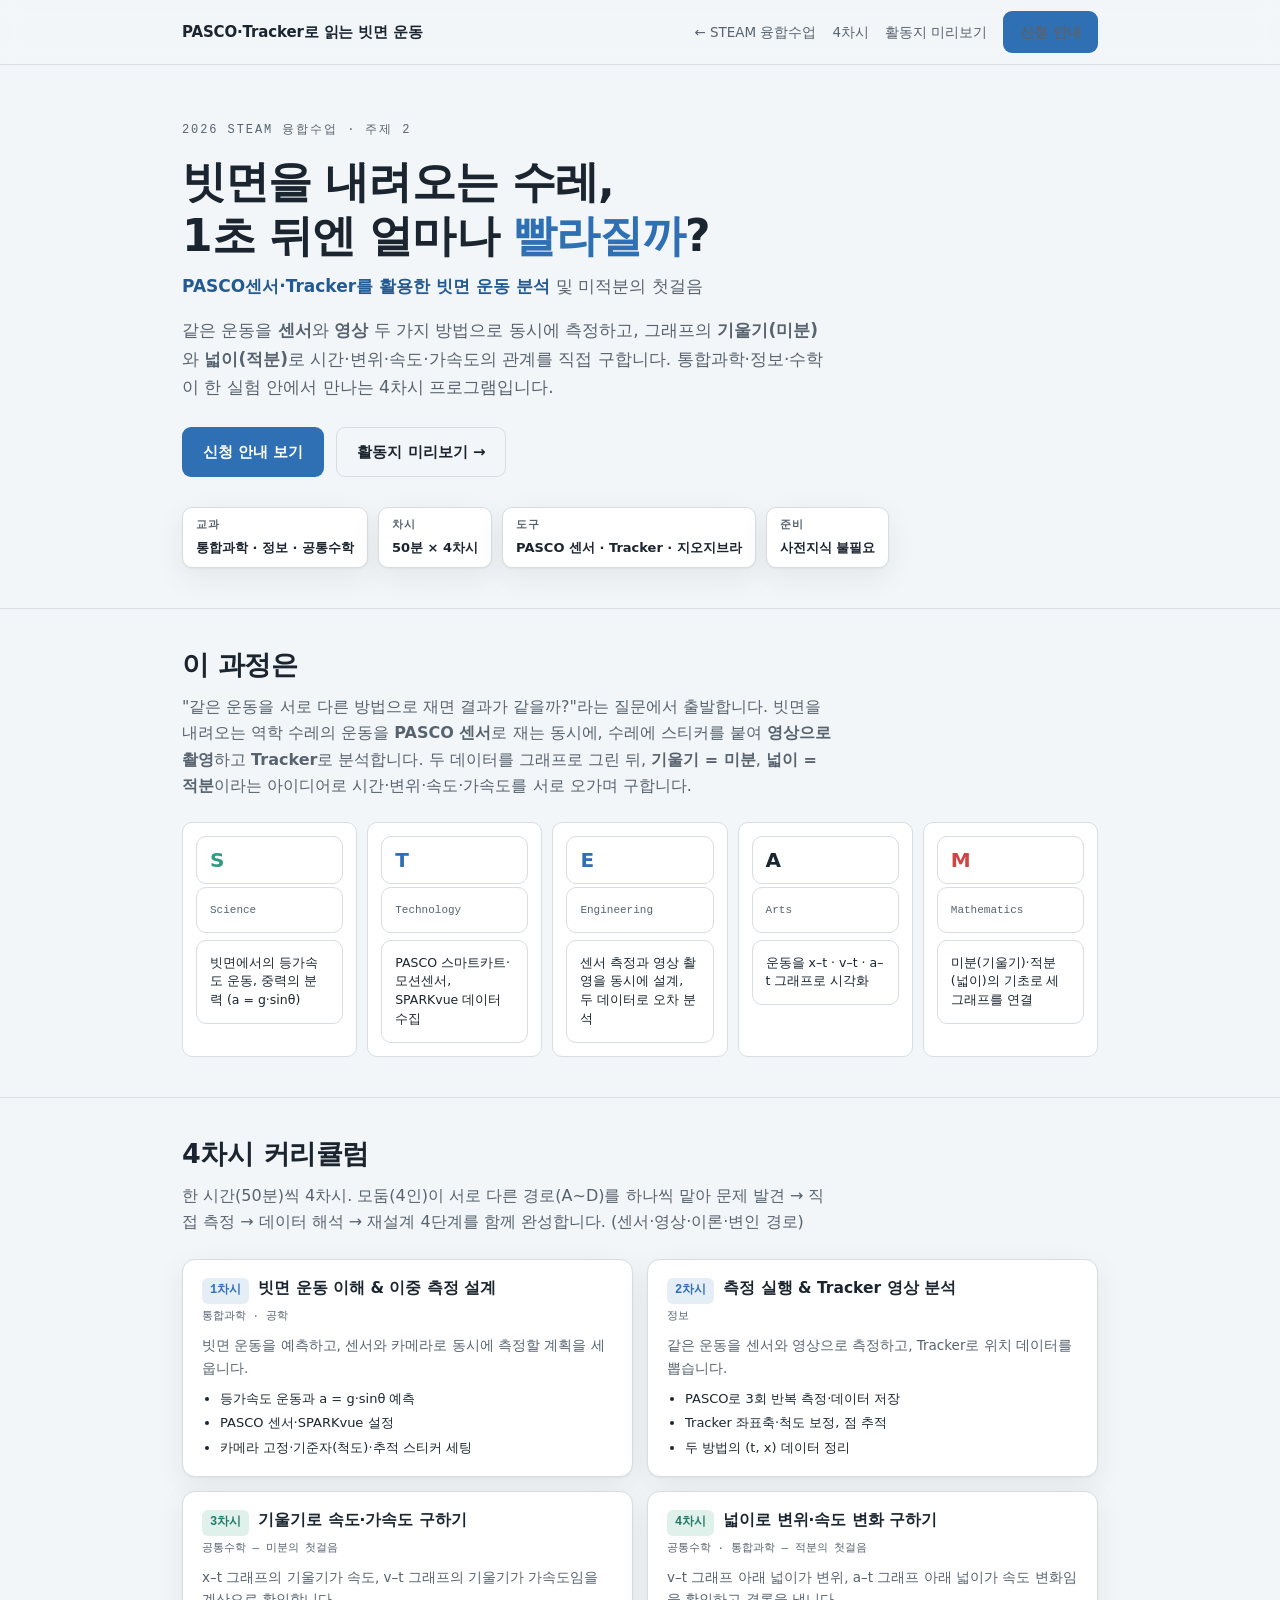
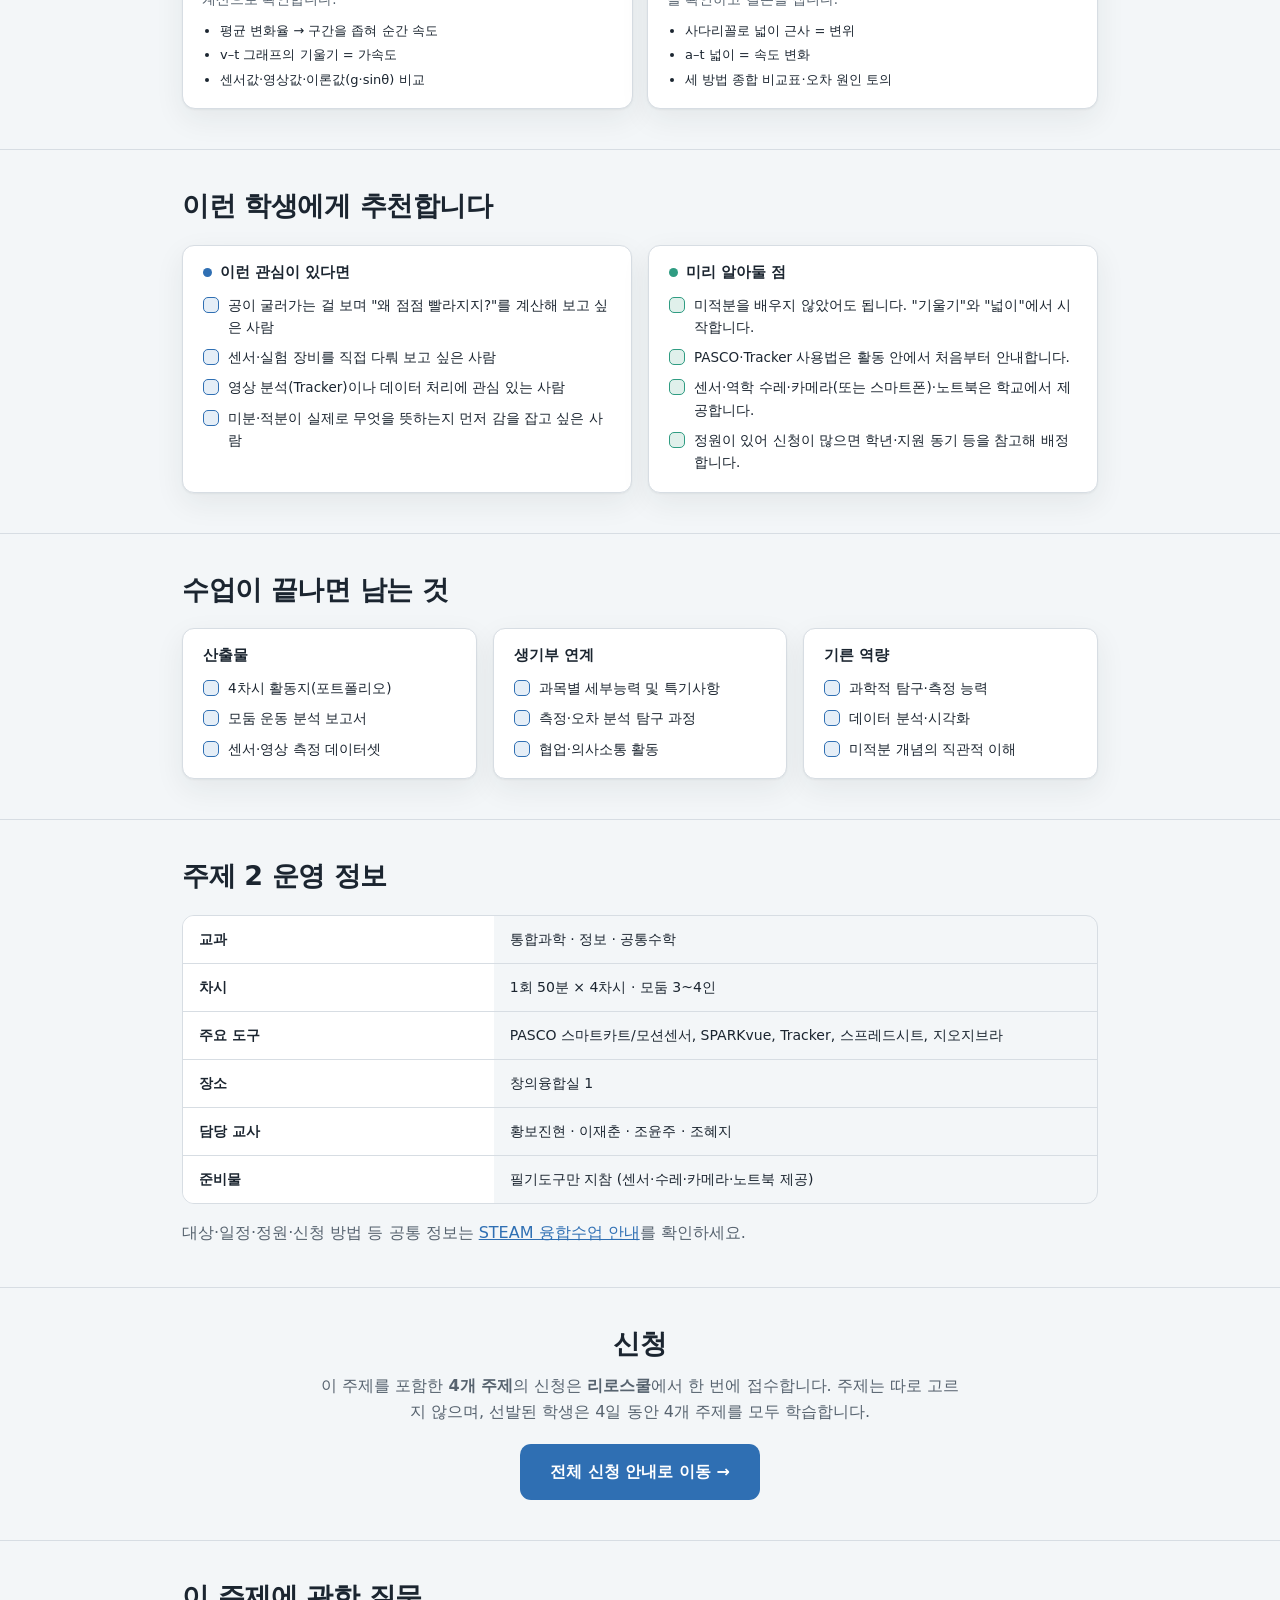
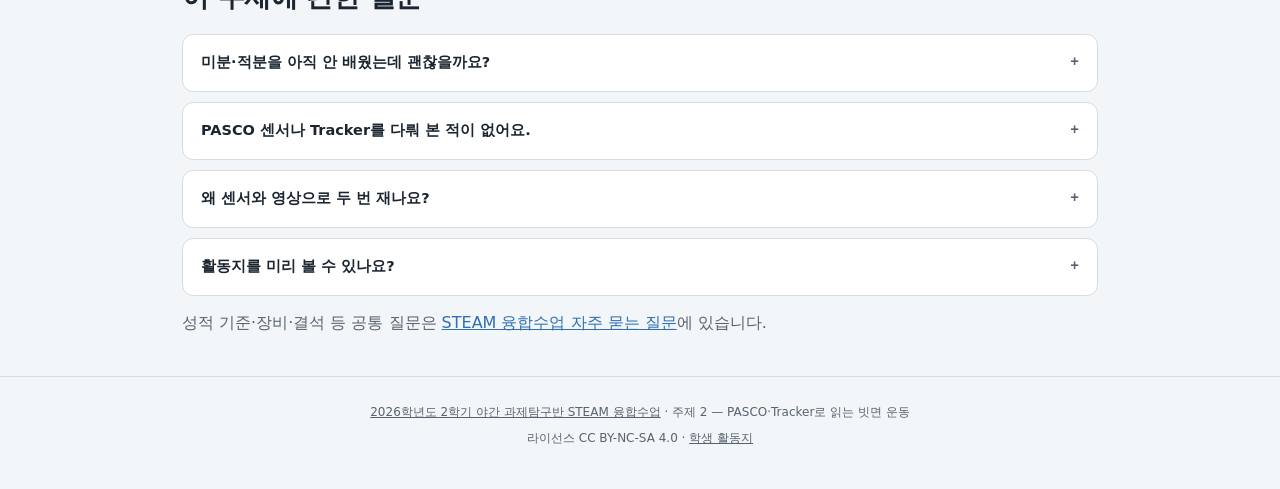
<file: incline-motion/index.html>
<!doctype html>
<html lang="ko">
<head>
<meta charset="utf-8">
<meta name="viewport" content="width=device-width, initial-scale=1">
<title>PASCO·Tracker로 읽는 빗면 운동 — 미적분의 첫걸음</title>
<meta name="description" content="통합과학·정보·수학을 잇는 4차시 STEAM 융합수업. 빗면을 내려오는 수레의 운동을 PASCO 센서와 Tracker 영상으로 동시에 측정하고, 그래프의 기울기와 넓이로 속도·가속도를 구합니다.">
<link rel="icon" href="../favicon.svg">
<meta name="color-scheme" content="light dark">
<meta property="og:title" content="PASCO·Tracker로 읽는 빗면 운동 — 미적분의 첫걸음">
<meta property="og:description" content="같은 운동을 센서와 영상으로 동시에 측정하고, 기울기(미분)·넓이(적분)로 변위·속도·가속도를 구하는 4차시 STEAM 융합수업.">
<meta property="og:type" content="website">

<!-- =========================================================================
  이 페이지는 STEAM 융합수업의 '주제 2' 상세 소개입니다.
  일정·정원·담당·신청 등 공통 정보와 신청 접수는 상위 허브(../index.html)에서 관리합니다.
  (장소는 창의융합실 1, 담당 교사는 4명 공동 표기로 확정)
========================================================================== -->

<style>
*,*::before,*::after{box-sizing:border-box}
html{color-scheme:light dark;scroll-behavior:smooth;scroll-padding-top:70px}
@media (prefers-reduced-motion:reduce){html{scroll-behavior:auto}}
img{max-width:100%}
[hidden]{display:none!important}

:root{
  --paper:#f3f6f8; --card:#ffffff; --ink:#1b2530; --ink-soft:#57636f; --line:#d7dde3;
  --acid:#cf4444; --base:#2f6fb3; --base-deep:#245a92; --neutral:#2f9c82; --neutral-deep:#237a66;
  --acid-bg:#f8e7e6; --base-bg:#e5eef7; --neutral-bg:#e0f0eb;
  --tbd:#b06a2e; --tbd-bg:#f6ecdf;
  --shadow:0 1px 2px rgba(27,37,48,.05),0 10px 30px rgba(27,37,48,.07);
  --f-disp:"Gothic A1","IBM Plex Sans KR",system-ui,sans-serif;
  --f-body:"IBM Plex Sans KR","Noto Sans KR",system-ui,sans-serif;
  --f-mono:"IBM Plex Mono",ui-monospace,monospace;
}
@media (prefers-color-scheme:dark){:root:not([data-theme="light"]){
  --paper:#11171e; --card:#1a2330; --ink:#e7edf3; --ink-soft:#9aa7b4; --line:#2b3745;
  --acid:#e97a7a; --base:#7db2e2; --base-deep:#a6cdec; --neutral:#54c6a8; --neutral-deep:#7fd8c1;
  --acid-bg:#3a2422; --base-bg:#1e2f42; --neutral-bg:#163027;
  --tbd:#dba06a; --tbd-bg:#332a1e;
  --shadow:0 1px 2px rgba(0,0,0,.3),0 12px 34px rgba(0,0,0,.4);
}}
:root[data-theme="dark"]{
  --paper:#11171e; --card:#1a2330; --ink:#e7edf3; --ink-soft:#9aa7b4; --line:#2b3745;
  --acid:#e97a7a; --base:#7db2e2; --base-deep:#a6cdec; --neutral:#54c6a8; --neutral-deep:#7fd8c1;
  --acid-bg:#3a2422; --base-bg:#1e2f42; --neutral-bg:#163027;
  --tbd:#dba06a; --tbd-bg:#332a1e;
  --shadow:0 1px 2px rgba(0,0,0,.3),0 12px 34px rgba(0,0,0,.4);
}

body{margin:0;background:var(--paper);color:var(--ink);font-family:var(--f-body);
  font-size:16px;line-height:1.65;-webkit-text-size-adjust:100%}
h1,h2,h3{font-family:var(--f-disp);line-height:1.22;margin:0;text-wrap:balance}
p{margin:0}
a{color:var(--base)}
.wrap{max-width:960px;margin:0 auto;padding:0 22px}
.eyebrow{font-family:var(--f-mono);font-size:12px;letter-spacing:.16em;text-transform:uppercase;color:var(--ink-soft)}
.tbd{color:var(--tbd);background:var(--tbd-bg);border-radius:4px;padding:0 4px;
  text-decoration:underline dotted;text-underline-offset:3px;white-space:nowrap;font-size:.94em}

.top{position:sticky;top:0;z-index:20;background:var(--paper);border-bottom:1px solid var(--line)}
@supports (backdrop-filter:blur(1px)){.top{background:color-mix(in srgb,var(--paper) 84%,transparent);backdrop-filter:blur(9px)}}
.top-in{max-width:960px;margin:0 auto;padding:11px 22px;display:flex;align-items:center;gap:14px}
.top strong{font-family:var(--f-disp);font-weight:800;font-size:15px;letter-spacing:-.01em}
.top nav{margin-left:auto;display:flex;gap:16px;align-items:center}
.top nav a{font-size:13.5px;color:var(--ink-soft);text-decoration:none}
.top nav a:hover{color:var(--ink)}
.btn{font-family:var(--f-body);font-weight:600;font-size:14px;text-decoration:none;border-radius:9px;
  padding:9px 16px;display:inline-flex;align-items:center;gap:7px;cursor:pointer;border:1px solid transparent}
.btn-primary{background:var(--base);color:#fff}
.btn-primary:hover{background:var(--base-deep)}
.btn-ghost{background:transparent;color:var(--ink);border-color:var(--line)}
.btn-ghost:hover{border-color:var(--base)}
.btn:focus-visible,.top nav a:focus-visible{outline:2px solid var(--base);outline-offset:2px}
@media (max-width:640px){.top nav a.hide-sm{display:none}}

.hero{padding:56px 0 40px}
.hero h1{font-size:clamp(28px,5vw,44px);font-weight:800;letter-spacing:-.022em;margin:14px 0 10px}
.hero .tag{color:var(--base)}
.hero .title-line{font-family:var(--f-disp);font-weight:700;font-size:clamp(14px,2vw,17px);
  color:var(--base-deep);margin:0 0 16px}
.hero .title-line span{color:var(--ink-soft);font-weight:500}
.hero p.sub{max-width:60ch;font-size:clamp(15px,2vw,17px);color:var(--ink-soft)}
.hero .actions{display:flex;gap:12px;flex-wrap:wrap;margin-top:26px}
.hero .btn{padding:12px 20px;font-size:15px}
.chips{display:flex;flex-wrap:wrap;gap:10px;margin-top:30px}
.chip{background:var(--card);border:1px solid var(--line);border-radius:10px;padding:9px 13px;
  font-size:13px;display:flex;flex-direction:column;gap:2px;box-shadow:var(--shadow)}
.chip b{font-family:var(--f-mono);font-size:10.5px;letter-spacing:.08em;text-transform:uppercase;color:var(--ink-soft);font-weight:600}
.chip span{font-weight:600}

section.blk{padding:40px 0;border-top:1px solid var(--line)}
section.blk > .wrap > h2{font-size:clamp(20px,3vw,27px);font-weight:800;letter-spacing:-.015em}
section.blk > .wrap > p.intro{margin-top:12px;max-width:64ch;color:var(--ink-soft)}

.steam{display:grid;grid-template-columns:repeat(5,1fr);gap:10px;margin-top:22px}
@media (max-width:860px){.steam{grid-template-columns:1fr 1fr 1fr}}
@media (max-width:520px){.steam{grid-template-columns:1fr 1fr}}
.steam div{border:1px solid var(--line);border-radius:10px;padding:13px;background:var(--card)}
.steam .k{font-family:var(--f-disp);font-weight:800;font-size:20px;line-height:1}
.steam .t{font-size:11px;font-family:var(--f-mono);color:var(--ink-soft);margin:3px 0 7px}
.steam .d{font-size:12.5px;line-height:1.5}
.steam div:nth-child(1) .k{color:var(--neutral)}
.steam div:nth-child(2) .k{color:var(--base)}
.steam div:nth-child(3) .k{color:var(--base)}
.steam div:nth-child(4) .k{color:var(--ink)}
.steam div:nth-child(5) .k{color:var(--acid)}

.curr{display:grid;grid-template-columns:1fr 1fr;gap:14px;margin-top:24px}
@media (max-width:720px){.curr{grid-template-columns:1fr}}
.lesson{background:var(--card);border:1px solid var(--line);border-radius:13px;padding:18px 19px;box-shadow:var(--shadow)}
.lesson .h{display:flex;align-items:baseline;gap:9px}
.lesson .n{font-family:var(--f-mono);font-weight:600;font-size:12px;padding:3px 8px;border-radius:6px;background:var(--base-bg);color:var(--base)}
.lesson:nth-child(3) .n,.lesson:nth-child(4) .n{background:var(--neutral-bg);color:var(--neutral-deep)}
.lesson h3{font-size:15.5px;font-weight:700}
.lesson .sub{font-family:var(--f-mono);font-size:11px;color:var(--ink-soft);margin-top:3px}
.lesson p{font-size:13.5px;color:var(--ink-soft);margin-top:9px}
.lesson ul{margin:9px 0 0;padding-left:18px;font-size:13px}
.lesson li{margin-top:3px}

.two-col{display:grid;grid-template-columns:1fr 1fr;gap:16px;margin-top:22px}
.three-col{grid-template-columns:1fr 1fr 1fr}
@media (max-width:720px){.two-col,.three-col{grid-template-columns:1fr}}
.panel{background:var(--card);border:1px solid var(--line);border-radius:12px;padding:18px 20px;box-shadow:var(--shadow)}
.panel h3{font-size:14.5px;font-weight:700;display:flex;gap:8px;align-items:center}
.panel h3 .dot{width:9px;height:9px;border-radius:50%;flex:none}
.panel ul{margin:12px 0 0;padding:0;list-style:none;display:flex;flex-direction:column;gap:8px}
.panel li{font-size:13.5px;display:flex;gap:9px;align-items:flex-start}
.panel li::before{content:"";width:16px;height:16px;flex:none;margin-top:3px;border-radius:5px;
  background:var(--base-bg);border:1px solid var(--base)}
.panel.note li::before{background:var(--neutral-bg);border-color:var(--neutral)}

.tbl-wrap{overflow-x:auto;margin-top:22px;border:1px solid var(--line);border-radius:12px}
table{border-collapse:collapse;width:100%;font-size:14px;min-width:420px}
th,td{text-align:left;padding:12px 16px;border-bottom:1px solid var(--line)}
tr:last-child th,tr:last-child td{border-bottom:none}
th{width:34%;background:var(--card);font-family:var(--f-disp);font-weight:700;white-space:nowrap}

#apply .wrap{text-align:center}
.cta-big{margin-top:18px;font-size:16px;font-weight:700;padding:15px 30px;background:var(--base);color:#fff;
  text-decoration:none;border-radius:11px;display:inline-flex;gap:9px;align-items:center}
.cta-big:hover{background:var(--base-deep)}
.cta-big:focus-visible{outline:2px solid var(--base);outline-offset:3px}

.faq{margin-top:20px;display:flex;flex-direction:column;gap:10px}
details{background:var(--card);border:1px solid var(--line);border-radius:11px;padding:2px 18px}
summary{font-weight:600;font-size:14.5px;padding:14px 0;cursor:pointer;list-style:none;display:flex;justify-content:space-between;gap:12px}
summary::-webkit-details-marker{display:none}
summary::after{content:"+";font-family:var(--f-mono);color:var(--ink-soft)}
details[open] summary::after{content:"–"}
details p{font-size:13.5px;color:var(--ink-soft);padding:0 0 16px}

footer{border-top:1px solid var(--line);padding:26px 22px 40px;text-align:center;font-size:12px;color:var(--ink-soft)}
footer a{color:var(--ink-soft)}
</style>
</head>
<body>

<header class="top">
  <div class="top-in">
    <strong>PASCO·Tracker로 읽는 빗면 운동</strong>
    <nav>
      <a href="../">← STEAM 융합수업</a>
      <a href="#curriculum" class="hide-sm">4차시</a>
      <a href="activity.html" class="hide-sm">활동지 미리보기</a>
      <a href="../#apply" class="btn btn-primary">신청 안내</a>
    </nav>
  </div>
</header>

<main>
  <section class="hero">
    <div class="wrap">
      <div class="eyebrow">2026 STEAM 융합수업 · 주제 2</div>
      <h1>빗면을 내려오는 수레,<br>1초 뒤엔 얼마나 <span class="tag">빨라질까</span>?</h1>
      <p class="title-line">PASCO센서·Tracker를 활용한 빗면 운동 분석 <span>및 미적분의 첫걸음</span></p>
      <p class="sub">같은 운동을 <b>센서</b>와 <b>영상</b> 두 가지 방법으로 동시에 측정하고,
        그래프의 <b>기울기(미분)</b>와 <b>넓이(적분)</b>로 시간·변위·속도·가속도의 관계를 직접 구합니다.
        통합과학·정보·수학이 한 실험 안에서 만나는 4차시 프로그램입니다.</p>
      <div class="actions">
        <a href="../#apply" class="btn btn-primary">신청 안내 보기</a>
        <a href="activity.html" class="btn btn-ghost">활동지 미리보기 →</a>
      </div>
      <div class="chips">
        <div class="chip"><b>교과</b><span>통합과학 · 정보 · 공통수학</span></div>
        <div class="chip"><b>차시</b><span>50분 × 4차시</span></div>
        <div class="chip"><b>도구</b><span>PASCO 센서 · Tracker · 지오지브라</span></div>
        <div class="chip"><b>준비</b><span>사전지식 불필요</span></div>
      </div>
    </div>
  </section>

  <section class="blk" id="about">
    <div class="wrap">
      <h2>이 과정은</h2>
      <p class="intro">"같은 운동을 서로 다른 방법으로 재면 결과가 같을까?"라는 질문에서 출발합니다.
        빗면을 내려오는 역학 수레의 운동을 <b>PASCO 센서</b>로 재는 동시에, 수레에 스티커를 붙여
        <b>영상으로 촬영</b>하고 <b>Tracker</b>로 분석합니다. 두 데이터를 그래프로 그린 뒤,
        <b>기울기 = 미분</b>, <b>넓이 = 적분</b>이라는 아이디어로 시간·변위·속도·가속도를 서로 오가며 구합니다.</p>
      <div class="steam">
        <div><div class="k">S</div><div class="t">Science</div><div class="d">빗면에서의 등가속도 운동, 중력의 분력 (a = g·sinθ)</div></div>
        <div><div class="k">T</div><div class="t">Technology</div><div class="d">PASCO 스마트카트·모션센서, SPARKvue 데이터 수집</div></div>
        <div><div class="k">E</div><div class="t">Engineering</div><div class="d">센서 측정과 영상 촬영을 동시에 설계, 두 데이터로 오차 분석</div></div>
        <div><div class="k">A</div><div class="t">Arts</div><div class="d">운동을 x–t · v–t · a–t 그래프로 시각화</div></div>
        <div><div class="k">M</div><div class="t">Mathematics</div><div class="d">미분(기울기)·적분(넓이)의 기초로 세 그래프를 연결</div></div>
      </div>
    </div>
  </section>

  <section class="blk" id="curriculum">
    <div class="wrap">
      <h2>4차시 커리큘럼</h2>
      <p class="intro">한 시간(50분)씩 4차시. 모둠(4인)이 서로 다른 경로(A~D)를 하나씩 맡아 문제 발견 → 직접 측정 → 데이터 해석 → 재설계 4단계를 함께 완성합니다. (센서·영상·이론·변인 경로)</p>
      <div class="curr">
        <div class="lesson">
          <div class="h"><span class="n">1차시</span><h3>빗면 운동 이해 &amp; 이중 측정 설계</h3></div>
          <div class="sub">통합과학 · 공학</div>
          <p>빗면 운동을 예측하고, 센서와 카메라로 동시에 측정할 계획을 세웁니다.</p>
          <ul><li>등가속도 운동과 a = g·sinθ 예측</li><li>PASCO 센서·SPARKvue 설정</li><li>카메라 고정·기준자(척도)·추적 스티커 세팅</li></ul>
        </div>
        <div class="lesson">
          <div class="h"><span class="n">2차시</span><h3>측정 실행 &amp; Tracker 영상 분석</h3></div>
          <div class="sub">정보</div>
          <p>같은 운동을 센서와 영상으로 측정하고, Tracker로 위치 데이터를 뽑습니다.</p>
          <ul><li>PASCO로 3회 반복 측정·데이터 저장</li><li>Tracker 좌표축·척도 보정, 점 추적</li><li>두 방법의 (t, x) 데이터 정리</li></ul>
        </div>
        <div class="lesson">
          <div class="h"><span class="n">3차시</span><h3>기울기로 속도·가속도 구하기</h3></div>
          <div class="sub">공통수학 — 미분의 첫걸음</div>
          <p>x–t 그래프의 기울기가 속도, v–t 그래프의 기울기가 가속도임을 계산으로 확인합니다.</p>
          <ul><li>평균 변화율 → 구간을 좁혀 순간 속도</li><li>v–t 그래프의 기울기 = 가속도</li><li>센서값·영상값·이론값(g·sinθ) 비교</li></ul>
        </div>
        <div class="lesson">
          <div class="h"><span class="n">4차시</span><h3>넓이로 변위·속도 변화 구하기</h3></div>
          <div class="sub">공통수학 · 통합과학 — 적분의 첫걸음</div>
          <p>v–t 그래프 아래 넓이가 변위, a–t 그래프 아래 넓이가 속도 변화임을 확인하고 결론을 냅니다.</p>
          <ul><li>사다리꼴로 넓이 근사 = 변위</li><li>a–t 넓이 = 속도 변화</li><li>세 방법 종합 비교표·오차 원인 토의</li></ul>
        </div>
      </div>
    </div>
  </section>

  <section class="blk">
    <div class="wrap">
      <h2>이런 학생에게 추천합니다</h2>
      <div class="two-col">
        <div class="panel">
          <h3><span class="dot" style="background:var(--base)"></span>이런 관심이 있다면</h3>
          <ul>
            <li>공이 굴러가는 걸 보며 "왜 점점 빨라지지?"를 계산해 보고 싶은 사람</li>
            <li>센서·실험 장비를 직접 다뤄 보고 싶은 사람</li>
            <li>영상 분석(Tracker)이나 데이터 처리에 관심 있는 사람</li>
            <li>미분·적분이 실제로 무엇을 뜻하는지 먼저 감을 잡고 싶은 사람</li>
          </ul>
        </div>
        <div class="panel note">
          <h3><span class="dot" style="background:var(--neutral)"></span>미리 알아둘 점</h3>
          <ul>
            <li>미적분을 배우지 않았어도 됩니다. "기울기"와 "넓이"에서 시작합니다.</li>
            <li>PASCO·Tracker 사용법은 활동 안에서 처음부터 안내합니다.</li>
            <li>센서·역학 수레·카메라(또는 스마트폰)·노트북은 학교에서 제공합니다.</li>
            <li>정원이 있어 신청이 많으면 학년·지원 동기 등을 참고해 배정합니다.</li>
          </ul>
        </div>
      </div>
    </div>
  </section>

  <section class="blk">
    <div class="wrap">
      <h2>수업이 끝나면 남는 것</h2>
      <div class="two-col three-col">
        <div class="panel"><h3>산출물</h3><ul><li>4차시 활동지(포트폴리오)</li><li>모둠 운동 분석 보고서</li><li>센서·영상 측정 데이터셋</li></ul></div>
        <div class="panel"><h3>생기부 연계</h3><ul><li>과목별 세부능력 및 특기사항</li><li>측정·오차 분석 탐구 과정</li><li>협업·의사소통 활동</li></ul></div>
        <div class="panel"><h3>기른 역량</h3><ul><li>과학적 탐구·측정 능력</li><li>데이터 분석·시각화</li><li>미적분 개념의 직관적 이해</li></ul></div>
      </div>
    </div>
  </section>

  <section class="blk" id="info">
    <div class="wrap">
      <h2>주제 2 운영 정보</h2>
      <div class="tbl-wrap">
        <table>
          <tbody>
            <tr><th>교과</th><td>통합과학 · 정보 · 공통수학</td></tr>
            <tr><th>차시</th><td>1회 50분 × 4차시 · 모둠 3~4인</td></tr>
            <tr><th>주요 도구</th><td>PASCO 스마트카트/모션센서, SPARKvue, Tracker, 스프레드시트, 지오지브라</td></tr>
            <tr><th>장소</th><td>창의융합실 1</td></tr>
            <tr><th>담당 교사</th><td>황보진현 · 이재춘 · 조윤주 · 조혜지</td></tr>
            <tr><th>준비물</th><td>필기도구만 지참 (센서·수레·카메라·노트북 제공)</td></tr>
          </tbody>
        </table>
      </div>
      <p class="intro" style="margin-top:16px">대상·일정·정원·신청 방법 등 공통 정보는
        <a href="../#info">STEAM 융합수업 안내</a>를 확인하세요.</p>
    </div>
  </section>

  <section class="blk" id="apply">
    <div class="wrap" style="text-align:center">
      <h2>신청</h2>
      <p class="intro" style="margin:12px auto 0">이 주제를 포함한 <b>4개 주제</b>의 신청은
        <b>리로스쿨</b>에서 한 번에 접수합니다. 주제는 따로 고르지 않으며, 선발된 학생은 4일 동안 4개 주제를 모두 학습합니다.</p>
      <a class="cta-big" href="../#apply">전체 신청 안내로 이동 →</a>
    </div>
  </section>

  <section class="blk">
    <div class="wrap">
      <h2>이 주제에 관한 질문</h2>
      <div class="faq">
        <details><summary>미분·적분을 아직 안 배웠는데 괜찮을까요?</summary><p>괜찮습니다. 이 활동은 "그래프의 기울기"와 "그래프 아래 넓이"라는 눈으로 보이는 것에서 시작해, 그것이 곧 미분·적분의 아이디어임을 경험하는 순서로 진행합니다.</p></details>
        <details><summary>PASCO 센서나 Tracker를 다뤄 본 적이 없어요.</summary><p>모두 수업에서 처음부터 익힙니다. 센서 연결·SPARKvue 설정, Tracker의 좌표축·척도 보정과 점 추적을 단계별 활동지로 안내합니다.</p></details>
        <details><summary>왜 센서와 영상으로 두 번 재나요?</summary><p>두 방법의 결과를 비교하면서 "측정에는 늘 오차가 있다"는 것과 그 원인(마찰, 척도 오차, 프레임률 등)을 스스로 찾아보기 위해서입니다.</p></details>
        <details><summary>활동지를 미리 볼 수 있나요?</summary><p>네. <a href="activity.html">활동지 미리보기</a>에서 실제로 채우게 될 내용을 확인할 수 있습니다.</p></details>
      </div>
      <p class="intro" style="margin-top:14px">성적 기준·장비·결석 등 공통 질문은
        <a href="../#faq">STEAM 융합수업 자주 묻는 질문</a>에 있습니다.</p>
    </div>
  </section>
</main>

<footer>
  <p><a href="../">2026학년도 2학기 야간 과제탐구반 STEAM 융합수업</a> · 주제 2 — PASCO·Tracker로 읽는 빗면 운동</p>
  <p style="margin-top:6px">라이선스 CC BY-NC-SA 4.0 · <a href="activity.html">학생 활동지</a></p>
</footer>

</body>
</html>
</file>
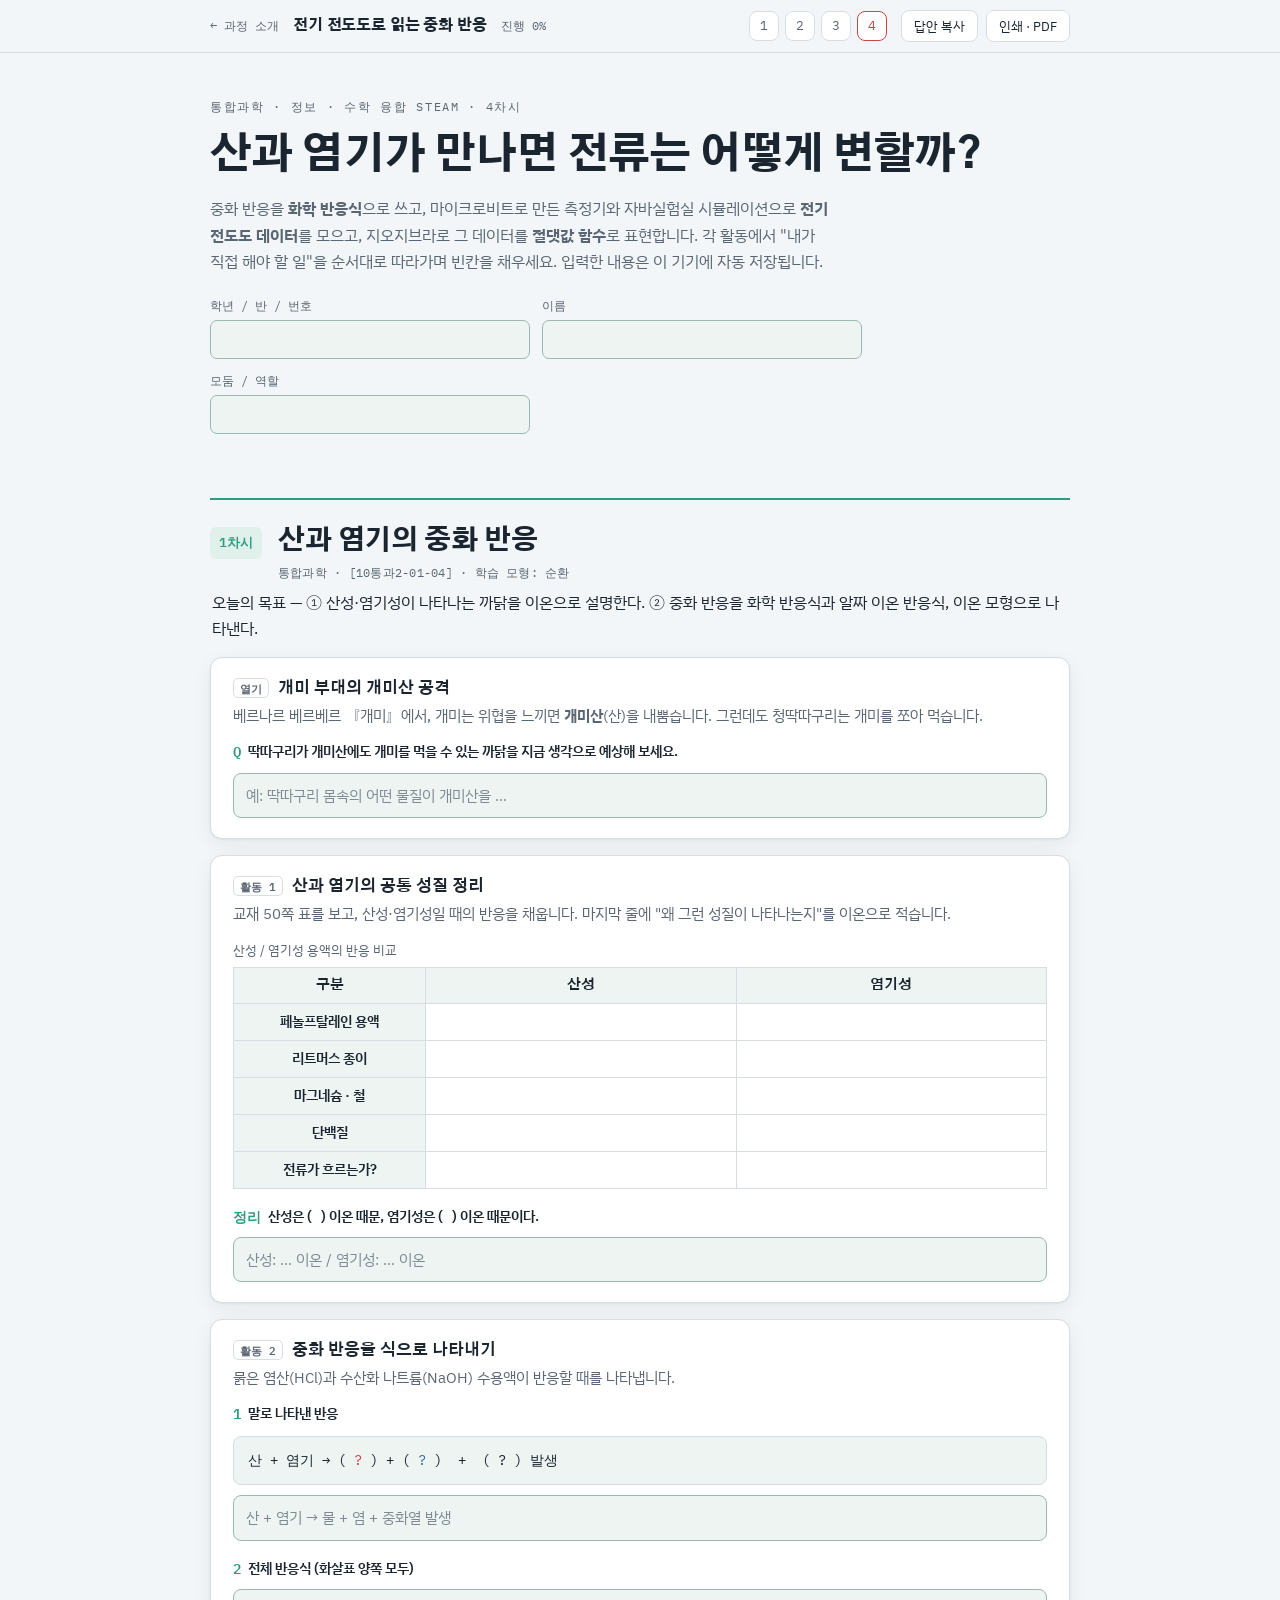
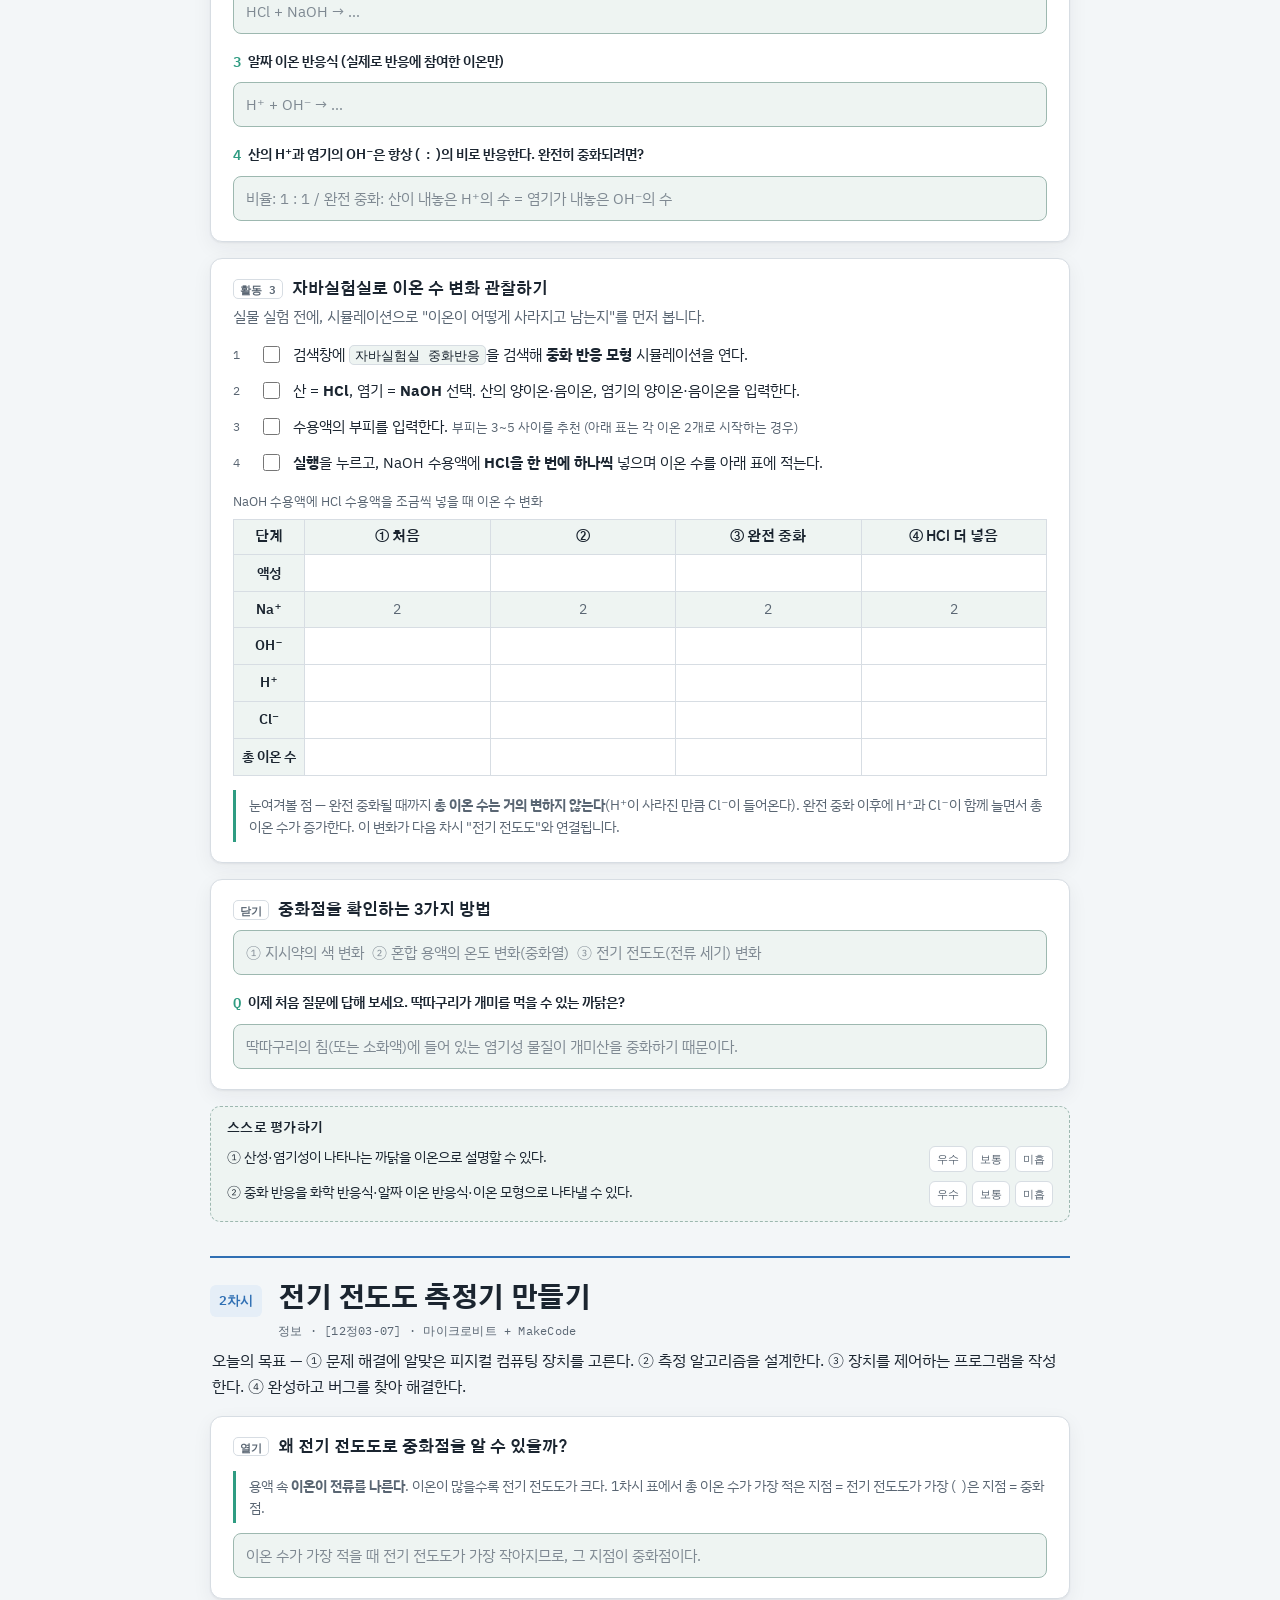
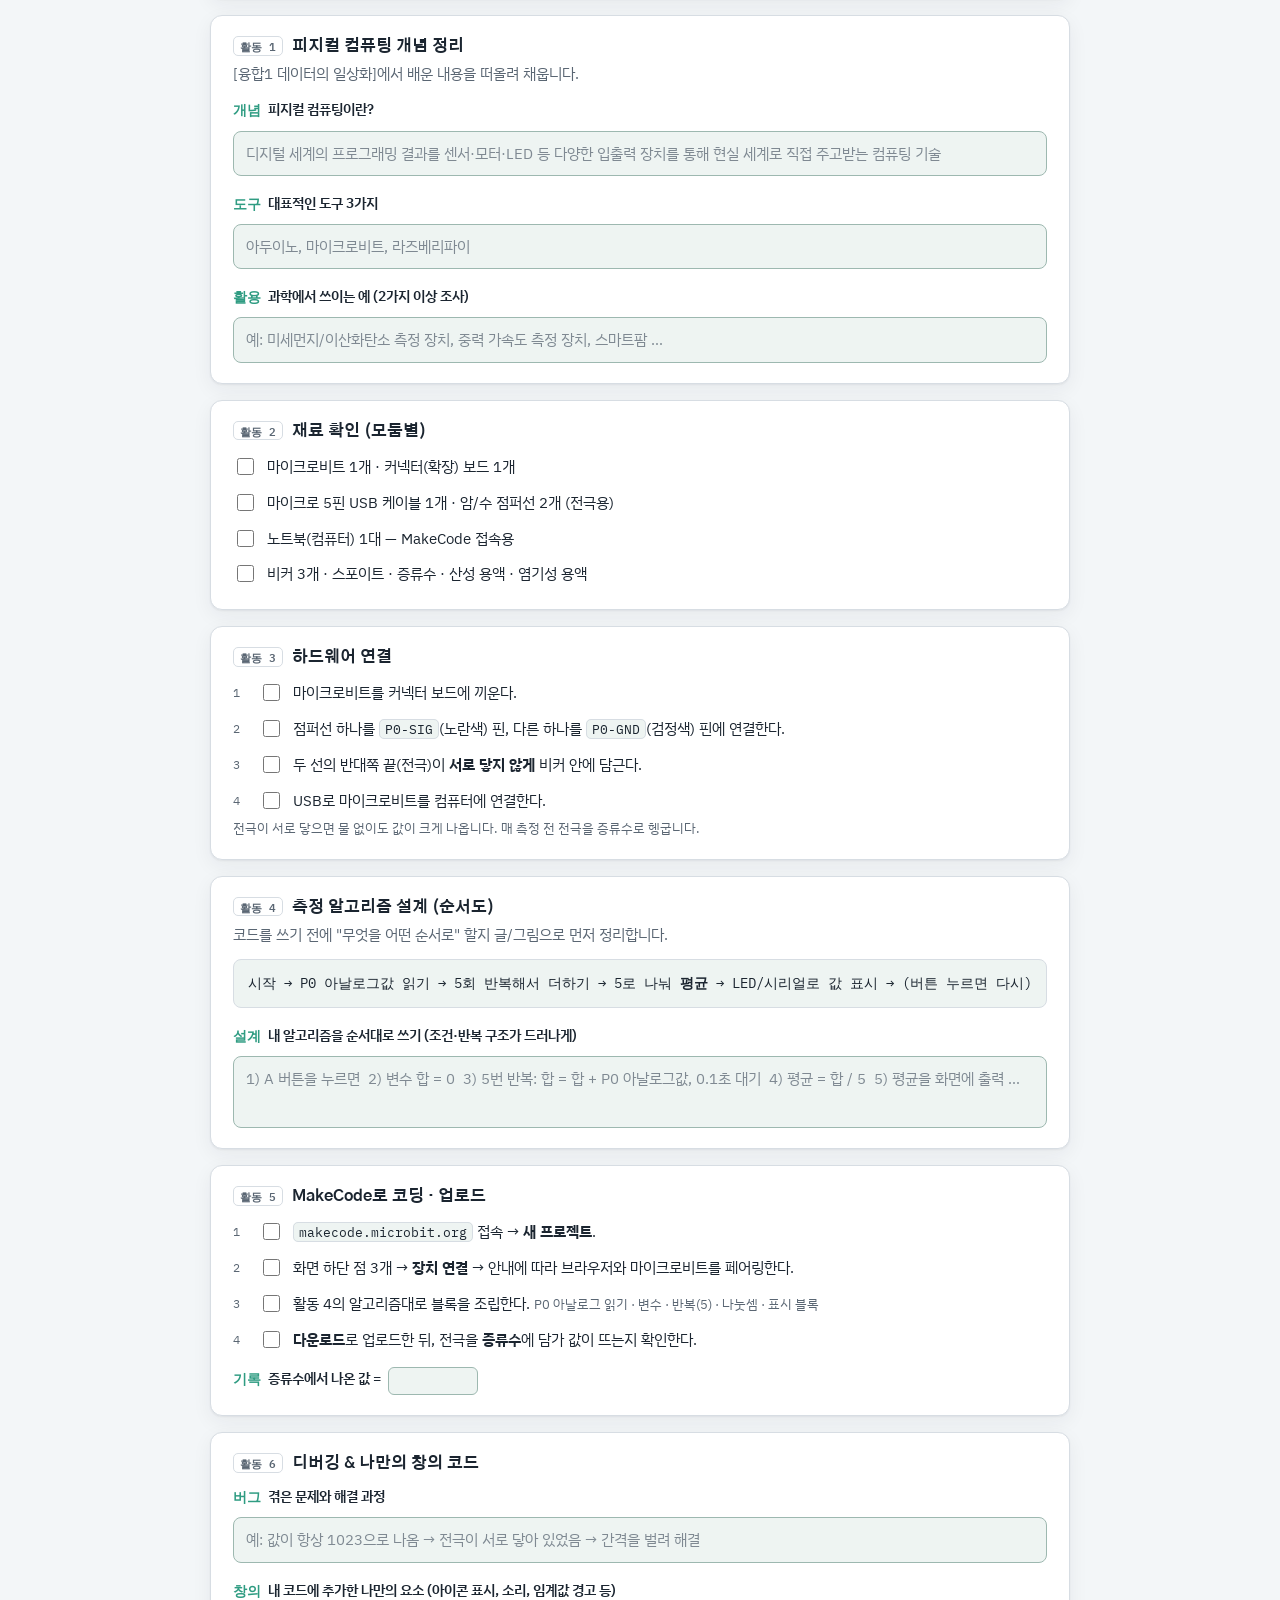
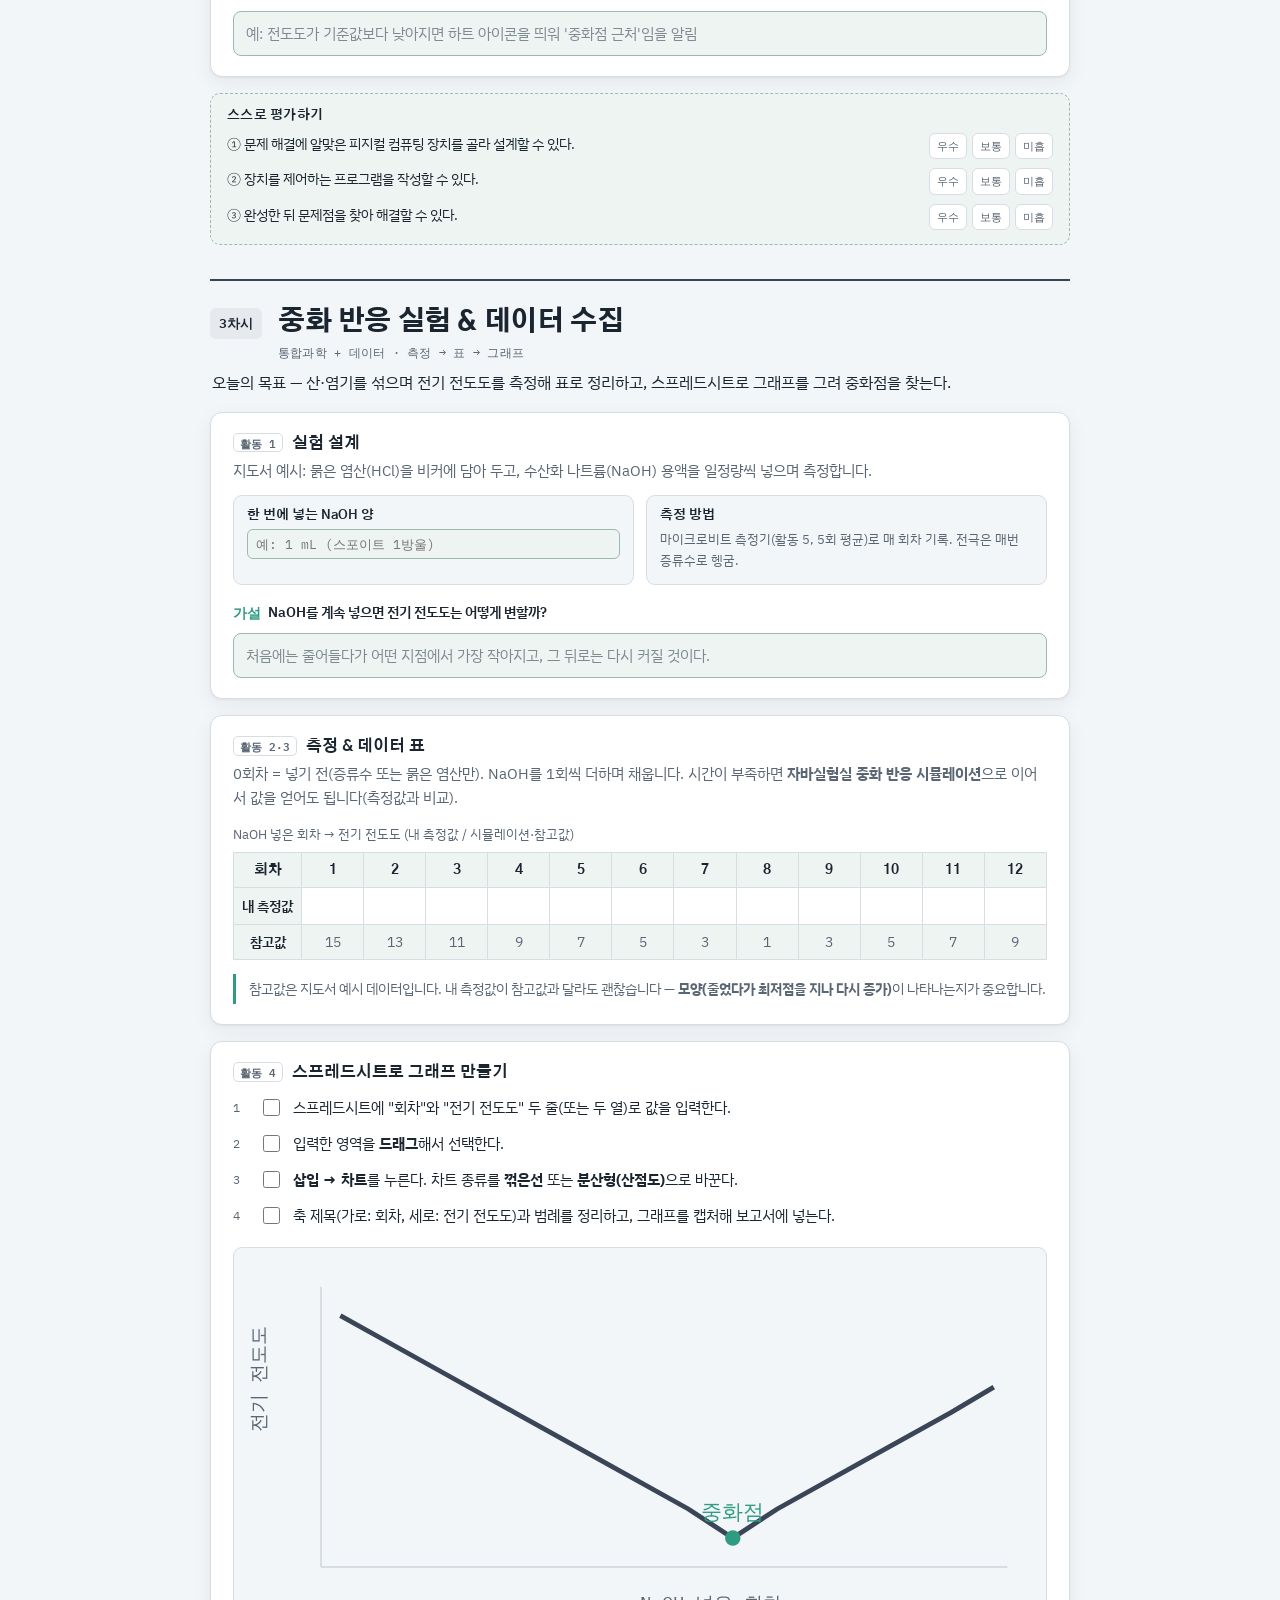
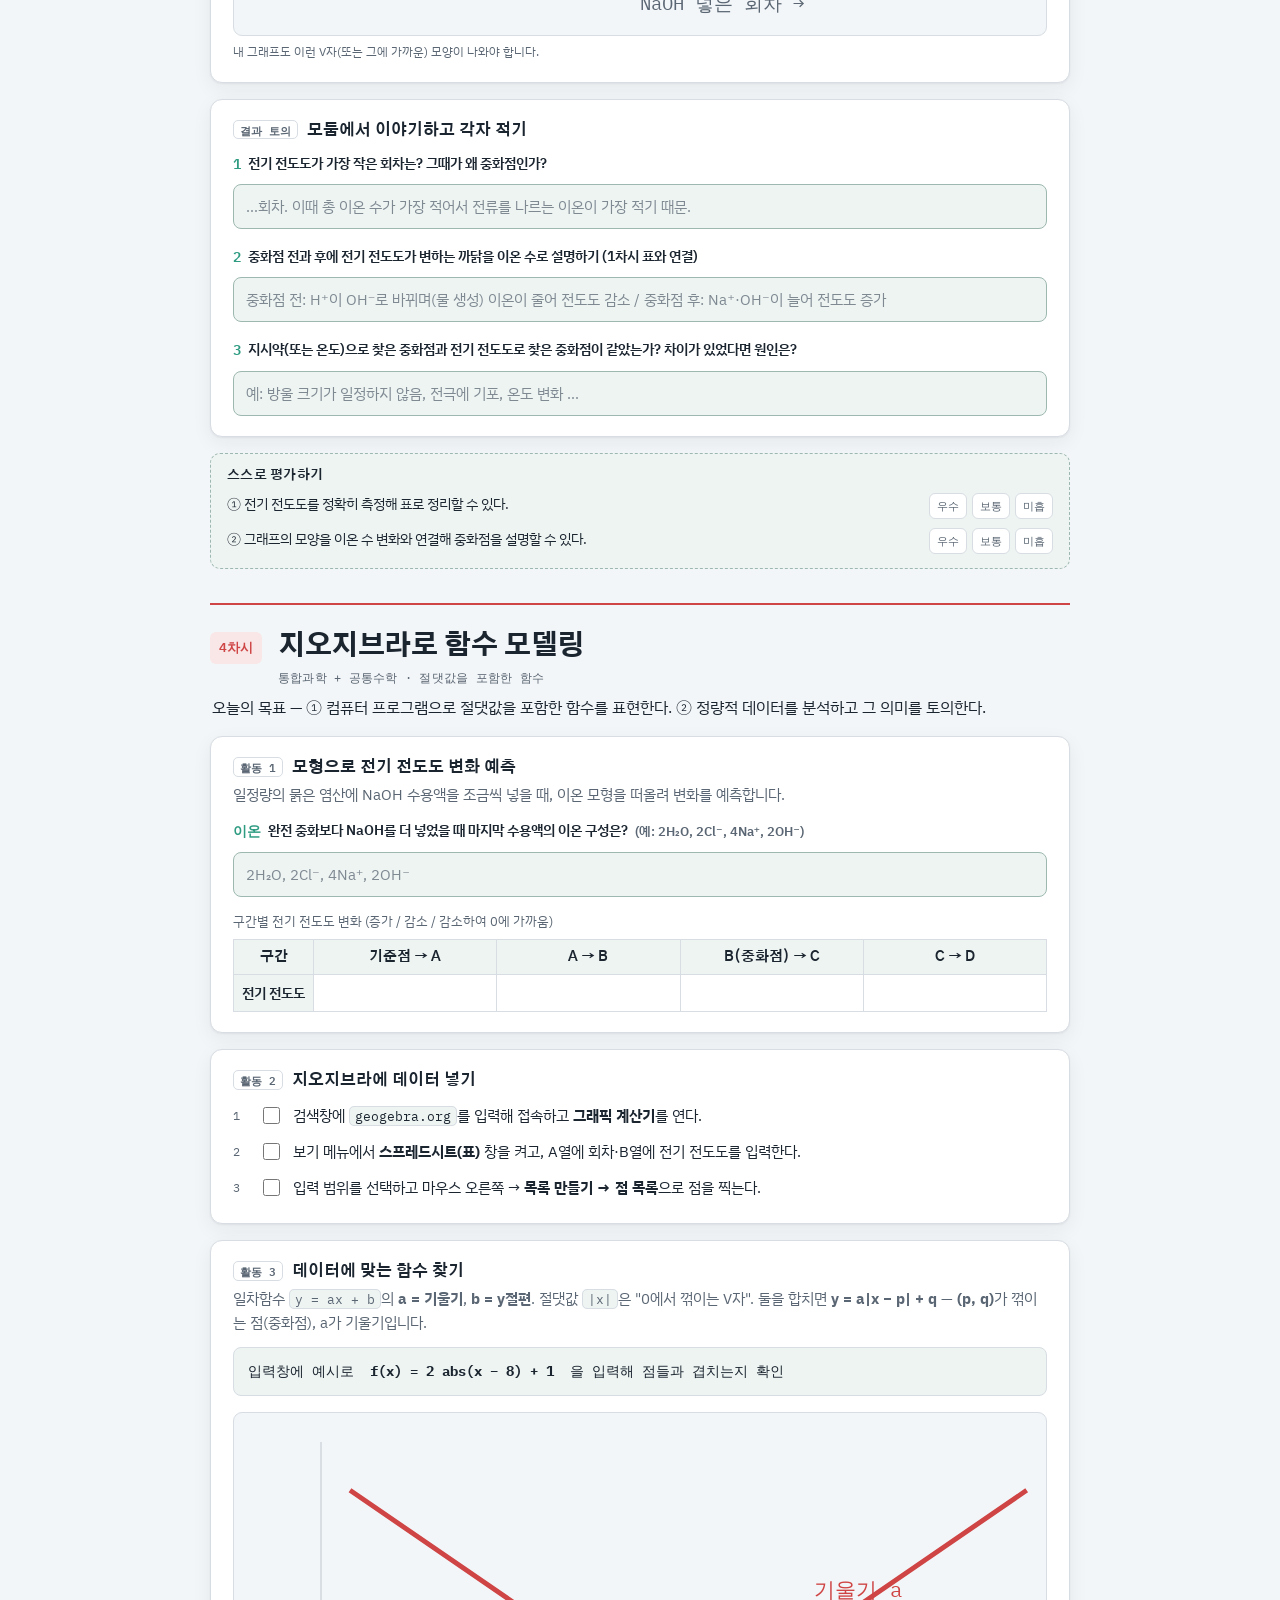
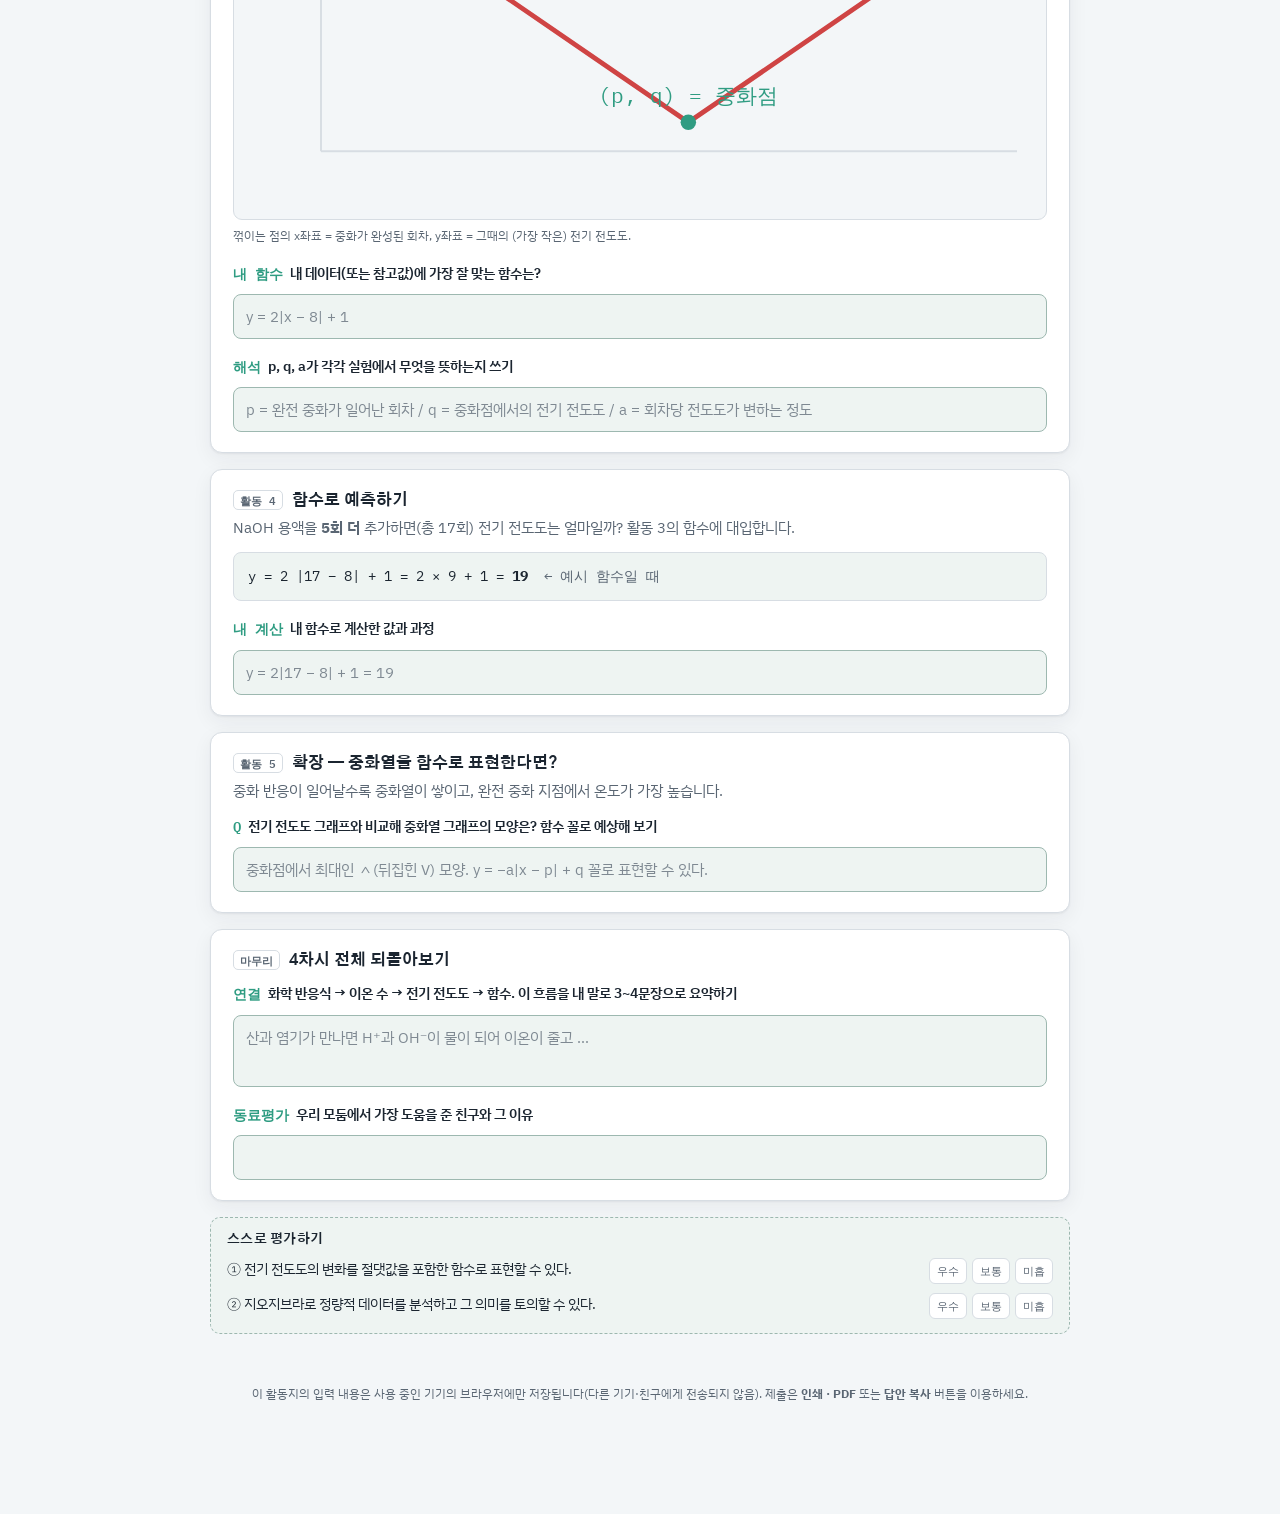
<file: activity.html>
<!doctype html>
<html lang="ko">
<head>
<meta charset="utf-8">
<meta name="viewport" content="width=device-width, initial-scale=1">
<title>전기 전도도로 읽는 중화 반응 · 학생 활동지</title>
<meta name="description" content="통합과학·정보·수학 융합 STEAM 4차시 학생 활동지 — 센서 제작과 함수 모델링">
<link rel="icon" href="favicon.svg">
<meta name="color-scheme" content="light dark">
<meta property="og:title" content="전기 전도도로 읽는 중화 반응 — 학생 활동지">
<meta property="og:description" content="중화 반응 · 전기 전도도 측정(마이크로비트/자바실험실) · 절댓값 함수 모델링 4차시">
<meta property="og:type" content="website">
<link rel="preconnect" href="https://fonts.googleapis.com">
<link rel="preconnect" href="https://fonts.gstatic.com" crossorigin>
<link rel="stylesheet" href="https://fonts.googleapis.com/css2?family=Gothic+A1:wght@500;700;800&family=IBM+Plex+Sans+KR:wght@400;500;600&family=IBM+Plex+Mono:wght@400;600&display=swap">
<style>
:root{
  --paper:#f3f6f8; --card:#ffffff; --ink:#1b2530; --ink-soft:#5a6673; --line:#d7dde3;
  --acid:#cf4444; --base:#2f6fb3; --neutral:#2f9c82; --data:#3a4657;
  --acid-bg:#f8e7e6; --base-bg:#e5eef7; --neutral-bg:#e0f0eb; --data-bg:#e6e9ee;
  --field:#eef4f2; --field-line:#9db8b0; --focus:#2f9c82;
  --shadow:0 1px 2px rgba(27,37,48,.06),0 6px 20px rgba(27,37,48,.06);
  --f-disp:"Gothic A1","IBM Plex Sans KR",system-ui,sans-serif;
  --f-body:"IBM Plex Sans KR","Noto Sans KR",system-ui,sans-serif;
  --f-mono:"IBM Plex Mono",ui-monospace,monospace;
}
@media (prefers-color-scheme:dark){:root:not([data-theme="light"]){
  --paper:#12181f; --card:#1a2330; --ink:#e7edf3; --ink-soft:#9aa7b4; --line:#2c3846;
  --acid:#e97a7a; --base:#7db2e2; --neutral:#5cc6a9; --data:#aab7c6;
  --acid-bg:#3a2422; --base-bg:#1e2f42; --neutral-bg:#173029; --data-bg:#232d3a;
  --field:#20303a; --field-line:#4a6b62; --focus:#5cc6a9;
  --shadow:0 1px 2px rgba(0,0,0,.3),0 6px 20px rgba(0,0,0,.35);
}}
:root[data-theme="dark"]{
  --paper:#12181f; --card:#1a2330; --ink:#e7edf3; --ink-soft:#9aa7b4; --line:#2c3846;
  --acid:#e97a7a; --base:#7db2e2; --neutral:#5cc6a9; --data:#aab7c6;
  --acid-bg:#3a2422; --base-bg:#1e2f42; --neutral-bg:#173029; --data-bg:#232d3a;
  --field:#20303a; --field-line:#4a6b62; --focus:#5cc6a9;
  --shadow:0 1px 2px rgba(0,0,0,.3),0 6px 20px rgba(0,0,0,.35);
}
*{box-sizing:border-box}
html{scroll-behavior:smooth;scroll-padding-top:88px}
@media (prefers-reduced-motion:reduce){html{scroll-behavior:auto}}
body{margin:0;background:var(--paper);color:var(--ink);font-family:var(--f-body);
  font-size:16px;line-height:1.65;-webkit-text-size-adjust:100%}
h1,h2,h3,h4{font-family:var(--f-disp);line-height:1.25;text-wrap:balance;margin:0}
p{margin:0}
a{color:var(--base)}

/* ---- top bar ---- */
.bar{position:sticky;top:0;z-index:20;background:var(--paper);border-bottom:1px solid var(--line)}
@supports (backdrop-filter:blur(1px)){.bar{background:color-mix(in srgb,var(--paper) 86%,transparent);backdrop-filter:blur(8px)}}
.bar-in{max-width:900px;margin:0 auto;padding:10px 20px;display:flex;align-items:center;gap:14px;flex-wrap:wrap}
.bar strong{font-family:var(--f-disp);font-weight:800;font-size:15px;letter-spacing:-.01em}
.steps{display:flex;gap:6px;margin-left:auto}
.steps a{width:30px;height:30px;display:grid;place-items:center;border-radius:8px;
  font-family:var(--f-mono);font-size:13px;text-decoration:none;color:var(--ink-soft);
  border:1px solid var(--line);background:var(--card)}
.steps a[data-d="sci"]:hover,.steps a[data-d="sci"].on{border-color:var(--neutral);color:var(--neutral)}
.steps a[data-d="info"]:hover,.steps a[data-d="info"].on{border-color:var(--base);color:var(--base)}
.steps a[data-d="data"]:hover,.steps a[data-d="data"].on{border-color:var(--data);color:var(--ink)}
.steps a[data-d="math"]:hover,.steps a[data-d="math"].on{border-color:var(--acid);color:var(--acid)}
.prog{font-family:var(--f-mono);font-size:12px;color:var(--ink-soft);white-space:nowrap}
.tools{display:flex;gap:8px}
.tools button{font-family:var(--f-body);font-size:13px;padding:6px 12px;border-radius:8px;
  border:1px solid var(--line);background:var(--card);color:var(--ink);cursor:pointer}
.tools button:hover{border-color:var(--focus)}
.tools button:focus-visible,.steps a:focus-visible{outline:2px solid var(--focus);outline-offset:2px}

/* ---- shell ---- */
main{max-width:900px;margin:0 auto;padding:0 20px 90px}
.hero{padding:44px 0 30px}
.eyebrow{font-family:var(--f-mono);font-size:12px;letter-spacing:.14em;text-transform:uppercase;color:var(--ink-soft)}
.hero h1{font-size:clamp(28px,4.6vw,42px);font-weight:800;margin:12px 0 14px;letter-spacing:-.02em}
.hero p{max-width:62ch;color:var(--ink-soft)}
.who{display:flex;gap:12px;flex-wrap:wrap;margin-top:22px}
.who label{font-family:var(--f-mono);font-size:12px;color:var(--ink-soft);display:flex;flex-direction:column;gap:4px}
.who input{font-family:var(--f-body);font-size:15px;color:var(--ink);background:var(--field);
  border:1px solid var(--field-line);border-radius:7px;padding:8px 10px;min-width:150px}
.who input:focus-visible{outline:2px solid var(--focus);outline-offset:1px}

/* ---- section ---- */
.cha{margin-top:34px;border-top:2px solid var(--line);padding-top:8px}
.cha-head{display:flex;gap:16px;align-items:flex-start;padding:16px 0 6px}
.cha-num{font-family:var(--f-mono);font-weight:600;font-size:13px;padding:5px 9px;border-radius:6px;white-space:nowrap;margin-top:3px}
.cha-head h2{font-size:clamp(21px,3vw,27px);font-weight:800;letter-spacing:-.015em}
.cha-head .sub{font-family:var(--f-mono);font-size:12px;color:var(--ink-soft);margin-top:5px;letter-spacing:.02em}
[data-d="sci"] .cha-num{background:var(--neutral-bg);color:var(--neutral)}
[data-d="info"] .cha-num{background:var(--base-bg);color:var(--base)}
[data-d="data"] .cha-num{background:var(--data-bg);color:var(--ink)}
[data-d="math"] .cha-num{background:var(--acid-bg);color:var(--acid)}
[data-d="sci"]{border-top-color:var(--neutral)}
[data-d="info"]{border-top-color:var(--base)}
[data-d="data"]{border-top-color:var(--data)}
[data-d="math"]{border-top-color:var(--acid)}

.act{background:var(--card);border:1px solid var(--line);border-radius:12px;
  box-shadow:var(--shadow);padding:20px 22px;margin-top:16px}
.act > h3{font-size:16px;font-weight:700;display:flex;gap:9px;align-items:baseline}
.act > h3 .tag{font-family:var(--f-mono);font-size:11px;font-weight:600;color:var(--ink-soft);
  border:1px solid var(--line);border-radius:5px;padding:2px 6px;flex:none}
.act p.lead{color:var(--ink-soft);font-size:14.5px;margin-top:6px}
.mission{font-family:var(--f-body);font-size:14px;background:var(--field);border:1px solid var(--field-line);
  border-radius:8px;padding:10px 13px;margin-top:12px}
.mission b{font-family:var(--f-disp);font-weight:700}

ol.todo,ul.todo{margin:14px 0 0;padding:0;list-style:none;display:flex;flex-direction:column;gap:9px}
ol.todo li,ul.todo li{display:flex;gap:10px;align-items:flex-start;font-size:14.5px}
.todo input[type=checkbox]{flex:none;width:17px;height:17px;margin-top:3px;accent-color:var(--focus);cursor:pointer}
.todo .n{font-family:var(--f-mono);font-size:12px;color:var(--ink-soft);flex:none;margin-top:2px;min-width:16px}
.todo code,.act code{font-family:var(--f-mono);font-size:12.5px;background:var(--field);
  border:1px solid var(--line);border-radius:5px;padding:1px 5px}
.hint{font-size:12.5px;color:var(--ink-soft);margin-top:2px}

.write{display:block;font-family:var(--f-body);font-size:14.5px;line-height:1.6;color:var(--ink);
  background:var(--field);border:1px solid var(--field-line);border-radius:8px;
  padding:10px 12px;margin-top:10px;min-height:2.6em;white-space:pre-wrap;word-break:break-word}
.write:focus-visible{outline:2px solid var(--focus);outline-offset:1px}
.write:empty:before{content:attr(data-ph);color:var(--ink-soft);opacity:.75}
.qlabel{font-size:13.5px;font-weight:600;margin-top:16px;display:flex;gap:7px}
.qlabel .b{color:var(--focus);font-family:var(--f-mono);flex:none}
.qlabel:first-of-type{margin-top:12px}

.tbl-wrap{overflow-x:auto;margin-top:14px}
table{border-collapse:collapse;width:100%;font-size:13.5px;min-width:440px}
caption{text-align:left;font-size:12.5px;color:var(--ink-soft);margin-bottom:7px}
th,td{border:1px solid var(--line);padding:6px 8px;text-align:center;font-variant-numeric:tabular-nums}
thead th{background:var(--field);font-family:var(--f-disp);font-weight:700}
tbody th{background:var(--field);font-weight:600;white-space:nowrap}
td input{width:100%;min-width:44px;border:none;background:transparent;font-family:var(--f-mono);
  font-size:13.5px;text-align:center;color:var(--ink);padding:3px 2px}
td input:focus-visible{outline:2px solid var(--focus);outline-offset:-2px;border-radius:3px}
td.fixed{background:var(--field);font-family:var(--f-mono);color:var(--ink-soft)}

.fml{font-family:var(--f-mono);font-size:14px;background:var(--field);border:1px solid var(--line);
  border-radius:8px;padding:12px 14px;margin-top:12px;overflow-x:auto}
.callout{font-size:13.5px;border-left:3px solid var(--focus);padding:4px 0 4px 13px;margin-top:14px;color:var(--ink-soft)}
.two{display:grid;grid-template-columns:1fr 1fr;gap:12px;margin-top:12px}
@media (max-width:620px){.two{grid-template-columns:1fr}}
.two .box{border:1px solid var(--line);border-radius:9px;padding:12px 13px;background:var(--paper)}
.two .box h4{font-size:13px;font-weight:700;font-family:var(--f-disp)}
.two .box p{font-size:13px;color:var(--ink-soft);margin-top:5px}

figure{margin:16px 0 0}
figure svg{width:100%;height:auto;display:block;background:var(--paper);border:1px solid var(--line);border-radius:9px}
figure svg .ax{stroke:var(--line)}
figure svg .curve-data{stroke:var(--data)}
figure svg .curve-fn{stroke:var(--acid)}
figure svg .pt{fill:var(--neutral)}
figure svg .lbl{fill:var(--ink-soft);font-family:var(--f-mono)}
figure svg .lbl-n{fill:var(--neutral);font-family:var(--f-mono)}
figure svg .lbl-a{fill:var(--acid);font-family:var(--f-mono)}
figcaption{font-size:12px;color:var(--ink-soft);margin-top:6px}

.selfcheck{margin-top:16px;border:1px dashed var(--field-line);border-radius:10px;padding:14px 16px;background:var(--field)}
.selfcheck h4{font-family:var(--f-disp);font-size:13px;font-weight:700;letter-spacing:.02em}
.selfcheck .row{display:flex;gap:10px;align-items:flex-start;font-size:13.5px;margin-top:9px}
.selfcheck .opts{margin-left:auto;display:flex;gap:5px;flex:none}
.selfcheck .opts label{font-family:var(--f-mono);font-size:11px;border:1px solid var(--line);border-radius:6px;
  padding:3px 7px;cursor:pointer;background:var(--card);color:var(--ink-soft)}
.selfcheck .opts input{position:absolute;opacity:0;width:0;height:0}
.selfcheck .opts input:checked + span{color:var(--focus);font-weight:600}
.selfcheck .opts label:has(input:checked){border-color:var(--focus)}

footer{max-width:900px;margin:30px auto 0;padding:20px;font-size:12px;color:var(--ink-soft);text-align:center}

.saved{position:fixed;right:16px;bottom:16px;font-family:var(--f-mono);font-size:11px;
  background:var(--card);border:1px solid var(--line);border-radius:20px;padding:6px 13px;
  color:var(--ink-soft);box-shadow:var(--shadow);opacity:0;transition:opacity .3s;z-index:30}
.saved.show{opacity:1}
@media (prefers-reduced-motion:reduce){.saved{transition:none}}

@media print{
  .bar,.tools,.saved,.steps{display:none!important}
  body{background:#fff;color:#000;font-size:11.5pt}
  main{max-width:none;padding:0}
  .act{box-shadow:none;break-inside:avoid;border-color:#bbb}
  .cha{break-before:page}
  .hero{padding:0 0 16px}
  .write,.who input,td input{background:#fff;border-color:#999}
  .write:empty:before{content:""}
  figure svg{border-color:#999}
}
</style>
<style>
*,*::before,*::after{box-sizing:border-box}
html{color-scheme:light dark}
body{margin:0}
img{max-width:100%}
[hidden]{display:none!important}
</style>
</head>
<body>

<div class="bar">
  <div class="bar-in">
    <a href="./" style="text-decoration:none;color:var(--ink-soft);font-family:var(--f-mono);font-size:12px;flex:none">← 과정 소개</a>
    <strong>전기 전도도로 읽는 중화 반응</strong>
    <span class="prog" id="prog">진행 0%</span>
    <nav class="steps" aria-label="차시 이동">
      <a href="#cha1" data-d="sci">1</a>
      <a href="#cha2" data-d="info">2</a>
      <a href="#cha3" data-d="data">3</a>
      <a href="#cha4" data-d="math">4</a>
    </nav>
    <div class="tools">
      <button id="btn-copy" type="button">답안 복사</button>
      <button id="btn-print" type="button">인쇄 · PDF</button>
    </div>
  </div>
</div>

<main>
  <header class="hero">
    <div class="eyebrow">통합과학 · 정보 · 수학 융합 STEAM · 4차시</div>
    <h1>산과 염기가 만나면 전류는 어떻게 변할까?</h1>
    <p>중화 반응을 <b>화학 반응식</b>으로 쓰고, 마이크로비트로 만든 측정기와 자바실험실 시뮬레이션으로
      <b>전기 전도도 데이터</b>를 모으고, 지오지브라로 그 데이터를 <b>절댓값 함수</b>로 표현합니다.
      각 활동에서 "내가 직접 해야 할 일"을 순서대로 따라가며 빈칸을 채우세요. 입력한 내용은 이 기기에 자동 저장됩니다.</p>
    <div class="who">
      <label>학년 / 반 / 번호 <input id="w-id" data-field="w-id" autocomplete="off"></label>
      <label>이름 <input id="w-name" data-field="w-name" autocomplete="off"></label>
      <label>모둠 / 역할 <input id="w-team" data-field="w-team" autocomplete="off"></label>
    </div>
  </header>

  <!-- ================= 1차시 ================= -->
  <section class="cha" id="cha1" data-d="sci">
    <div class="cha-head">
      <span class="cha-num">1차시</span>
      <div>
        <h2>산과 염기의 중화 반응</h2>
        <div class="sub">통합과학 · [10통과2-01-04] · 학습 모형: 순환</div>
      </div>
    </div>
    <p class="lead" style="padding:0 2px">오늘의 목표 — ① 산성·염기성이 나타나는 까닭을 이온으로 설명한다.
      ② 중화 반응을 화학 반응식과 알짜 이온 반응식, 이온 모형으로 나타낸다.</p>

    <div class="act">
      <h3><span class="tag">열기</span> 개미 부대의 개미산 공격</h3>
      <p class="lead">베르나르 베르베르 『개미』에서, 개미는 위협을 느끼면 <b>개미산</b>(산)을 내뿜습니다.
        그런데도 청딱따구리는 개미를 쪼아 먹습니다.</p>
      <div class="qlabel"><span class="b">Q</span> 딱따구리가 개미산에도 개미를 먹을 수 있는 까닭을 지금 생각으로 예상해 보세요.</div>
      <div class="write" contenteditable="true" data-field="c1-hook" data-q="1차시 열기: 딱따구리가 개미를 먹을 수 있는 까닭 예상" data-ph="예: 딱따구리 몸속의 어떤 물질이 개미산을 …"></div>
    </div>

    <div class="act">
      <h3><span class="tag">활동 1</span> 산과 염기의 공통 성질 정리</h3>
      <p class="lead">교재 50쪽 표를 보고, 산성·염기성일 때의 반응을 채웁니다. 마지막 줄에 "왜 그런 성질이 나타나는지"를 이온으로 적습니다.</p>
      <div class="tbl-wrap">
        <table>
          <caption>산성 / 염기성 용액의 반응 비교</caption>
          <thead><tr><th>구분</th><th>산성</th><th>염기성</th></tr></thead>
          <tbody>
            <tr><th>페놀프탈레인 용액</th><td><input data-field="c1t-a1" data-q="산-페놀프탈레인"></td><td><input data-field="c1t-b1" data-q="염기-페놀프탈레인"></td></tr>
            <tr><th>리트머스 종이</th><td><input data-field="c1t-a2" data-q="산-리트머스"></td><td><input data-field="c1t-b2" data-q="염기-리트머스"></td></tr>
            <tr><th>마그네슘 · 철</th><td><input data-field="c1t-a3" data-q="산-금속"></td><td><input data-field="c1t-b3" data-q="염기-금속"></td></tr>
            <tr><th>단백질</th><td><input data-field="c1t-a4" data-q="산-단백질"></td><td><input data-field="c1t-b4" data-q="염기-단백질"></td></tr>
            <tr><th>전류가 흐르는가?</th><td><input data-field="c1t-a5" data-q="산-전류"></td><td><input data-field="c1t-b5" data-q="염기-전류"></td></tr>
          </tbody>
        </table>
      </div>
      <div class="qlabel"><span class="b">정리</span> 산성은 (&nbsp;&nbsp;&nbsp;) 이온 때문, 염기성은 (&nbsp;&nbsp;&nbsp;) 이온 때문이다.</div>
      <div class="write" contenteditable="true" data-field="c1-ions" data-q="산성/염기성이 나타나는 까닭(이온)" data-ph="산성: … 이온 / 염기성: … 이온"></div>
    </div>

    <div class="act">
      <h3><span class="tag">활동 2</span> 중화 반응을 식으로 나타내기</h3>
      <p class="lead">묽은 염산(HCl)과 수산화 나트륨(NaOH) 수용액이 반응할 때를 나타냅니다.</p>
      <div class="qlabel"><span class="b">1</span> 말로 나타낸 반응</div>
      <div class="fml">산 + 염기 &rarr; (&nbsp;<span style="color:var(--acid)">?</span>&nbsp;) + (&nbsp;<span style="color:var(--base)">?</span>&nbsp;) &nbsp;+&nbsp; (&nbsp;?&nbsp;) 발생</div>
      <div class="write" contenteditable="true" data-field="c1-word" data-q="중화: 산+염기 → ? + ? + ? 발생" data-ph="산 + 염기 → 물 + 염 + 중화열 발생"></div>
      <div class="qlabel"><span class="b">2</span> 전체 반응식 (화살표 양쪽 모두)</div>
      <div class="write" contenteditable="true" data-field="c1-full" data-q="전체 반응식" data-ph="HCl + NaOH → …"></div>
      <div class="qlabel"><span class="b">3</span> 알짜 이온 반응식 (실제로 반응에 참여한 이온만)</div>
      <div class="write" contenteditable="true" data-field="c1-net" data-q="알짜 이온 반응식" data-ph="H⁺ + OH⁻ → …"></div>
      <div class="qlabel"><span class="b">4</span> 산의 H⁺과 염기의 OH⁻은 항상 (&nbsp;&nbsp;:&nbsp;&nbsp;)의 비로 반응한다. 완전히 중화되려면?</div>
      <div class="write" contenteditable="true" data-field="c1-ratio" data-q="H⁺:OH⁻ 비와 완전 중화 조건" data-ph="비율: 1 : 1 / 완전 중화: 산이 내놓은 H⁺의 수 = 염기가 내놓은 OH⁻의 수"></div>
    </div>

    <div class="act">
      <h3><span class="tag">활동 3</span> 자바실험실로 이온 수 변화 관찰하기</h3>
      <p class="lead">실물 실험 전에, 시뮬레이션으로 "이온이 어떻게 사라지고 남는지"를 먼저 봅니다.</p>
      <ol class="todo">
        <li><span class="n">1</span><label><input type="checkbox" data-field="c1s-1"></label><div>검색창에 <code>자바실험실 중화반응</code>을 검색해 <b>중화 반응 모형</b> 시뮬레이션을 연다.</div></li>
        <li><span class="n">2</span><label><input type="checkbox" data-field="c1s-2"></label><div>산 = <b>HCl</b>, 염기 = <b>NaOH</b> 선택. 산의 양이온·음이온, 염기의 양이온·음이온을 입력한다.</div></li>
        <li><span class="n">3</span><label><input type="checkbox" data-field="c1s-3"></label><div>수용액의 부피를 입력한다. <span class="hint">부피는 3~5 사이를 추천 (아래 표는 각 이온 2개로 시작하는 경우)</span></div></li>
        <li><span class="n">4</span><label><input type="checkbox" data-field="c1s-4"></label><div><b>실행</b>을 누르고, NaOH 수용액에 <b>HCl을 한 번에 하나씩</b> 넣으며 이온 수를 아래 표에 적는다.</div></li>
      </ol>
      <div class="tbl-wrap">
        <table>
          <caption>NaOH 수용액에 HCl 수용액을 조금씩 넣을 때 이온 수 변화</caption>
          <thead><tr><th>단계</th><th>① 처음</th><th>②</th><th>③ 완전 중화</th><th>④ HCl 더 넣음</th></tr></thead>
          <tbody>
            <tr><th>액성</th><td><input data-field="c1i-p0" data-q="이온표 액성 ①"></td><td><input data-field="c1i-p1" data-q="이온표 액성 ②"></td><td><input data-field="c1i-p2" data-q="이온표 액성 ③"></td><td><input data-field="c1i-p3" data-q="이온표 액성 ④"></td></tr>
            <tr><th>Na⁺</th><td class="fixed">2</td><td class="fixed">2</td><td class="fixed">2</td><td class="fixed">2</td></tr>
            <tr><th>OH⁻</th><td><input data-field="c1i-oh0"></td><td><input data-field="c1i-oh1"></td><td><input data-field="c1i-oh2"></td><td><input data-field="c1i-oh3"></td></tr>
            <tr><th>H⁺</th><td><input data-field="c1i-h0"></td><td><input data-field="c1i-h1"></td><td><input data-field="c1i-h2"></td><td><input data-field="c1i-h3"></td></tr>
            <tr><th>Cl⁻</th><td><input data-field="c1i-cl0"></td><td><input data-field="c1i-cl1"></td><td><input data-field="c1i-cl2"></td><td><input data-field="c1i-cl3"></td></tr>
            <tr><th>총 이온 수</th><td><input data-field="c1i-t0"></td><td><input data-field="c1i-t1"></td><td><input data-field="c1i-t2"></td><td><input data-field="c1i-t3"></td></tr>
          </tbody>
        </table>
      </div>
      <div class="callout">눈여겨볼 점 — 완전 중화될 때까지 <b>총 이온 수는 거의 변하지 않는다</b>(H⁺이 사라진 만큼 Cl⁻이 들어온다).
        완전 중화 이후에 H⁺과 Cl⁻이 함께 늘면서 총 이온 수가 증가한다. 이 변화가 다음 차시 "전기 전도도"와 연결됩니다.</div>
    </div>

    <div class="act">
      <h3><span class="tag">닫기</span> 중화점을 확인하는 3가지 방법</h3>
      <div class="write" contenteditable="true" data-field="c1-methods" data-q="중화점 확인 방법 3가지" data-ph="① 지시약의 색 변화  ② 혼합 용액의 온도 변화(중화열)  ③ 전기 전도도(전류 세기) 변화"></div>
      <div class="qlabel"><span class="b">Q</span> 이제 처음 질문에 답해 보세요. 딱따구리가 개미를 먹을 수 있는 까닭은?</div>
      <div class="write" contenteditable="true" data-field="c1-answer" data-q="1차시 닫기: 개미 질문 최종 답" data-ph="딱따구리의 침(또는 소화액)에 들어 있는 염기성 물질이 개미산을 중화하기 때문이다."></div>
    </div>

    <div class="selfcheck">
      <h4>스스로 평가하기</h4>
      <div class="row"><span>① 산성·염기성이 나타나는 까닭을 이온으로 설명할 수 있다.</span>
        <span class="opts"><label><input type="radio" name="sc1a" data-field="sc1a" value="우수"><span>우수</span></label><label><input type="radio" name="sc1a" data-field="sc1a" value="보통"><span>보통</span></label><label><input type="radio" name="sc1a" data-field="sc1a" value="미흡"><span>미흡</span></label></span></div>
      <div class="row"><span>② 중화 반응을 화학 반응식·알짜 이온 반응식·이온 모형으로 나타낼 수 있다.</span>
        <span class="opts"><label><input type="radio" name="sc1b" data-field="sc1b" value="우수"><span>우수</span></label><label><input type="radio" name="sc1b" data-field="sc1b" value="보통"><span>보통</span></label><label><input type="radio" name="sc1b" data-field="sc1b" value="미흡"><span>미흡</span></label></span></div>
    </div>
  </section>

  <!-- ================= 2차시 ================= -->
  <section class="cha" id="cha2" data-d="info">
    <div class="cha-head">
      <span class="cha-num">2차시</span>
      <div>
        <h2>전기 전도도 측정기 만들기</h2>
        <div class="sub">정보 · [12정03-07] · 마이크로비트 + MakeCode</div>
      </div>
    </div>
    <p class="lead" style="padding:0 2px">오늘의 목표 — ① 문제 해결에 알맞은 피지컬 컴퓨팅 장치를 고른다.
      ② 측정 알고리즘을 설계한다. ③ 장치를 제어하는 프로그램을 작성한다. ④ 완성하고 버그를 찾아 해결한다.</p>

    <div class="act">
      <h3><span class="tag">열기</span> 왜 전기 전도도로 중화점을 알 수 있을까?</h3>
      <div class="callout">용액 속 <b>이온이 전류를 나른다</b>. 이온이 많을수록 전기 전도도가 크다.
        1차시 표에서 총 이온 수가 가장 적은 지점 = 전기 전도도가 가장 (&nbsp;&nbsp;)은 지점 = 중화점.</div>
      <div class="write" contenteditable="true" data-field="c2-hook" data-q="전기 전도도로 중화점을 아는 원리" data-ph="이온 수가 가장 적을 때 전기 전도도가 가장 작아지므로, 그 지점이 중화점이다."></div>
    </div>

    <div class="act">
      <h3><span class="tag">활동 1</span> 피지컬 컴퓨팅 개념 정리</h3>
      <p class="lead">[융합1 데이터의 일상화]에서 배운 내용을 떠올려 채웁니다.</p>
      <div class="qlabel"><span class="b">개념</span> 피지컬 컴퓨팅이란?</div>
      <div class="write" contenteditable="true" data-field="c2-concept" data-q="피지컬 컴퓨팅 개념" data-ph="디지털 세계의 프로그래밍 결과를 센서·모터·LED 등 다양한 입출력 장치를 통해 현실 세계로 직접 주고받는 컴퓨팅 기술"></div>
      <div class="qlabel"><span class="b">도구</span> 대표적인 도구 3가지</div>
      <div class="write" contenteditable="true" data-field="c2-tools" data-q="피지컬 컴퓨팅 도구 3가지" data-ph="아두이노, 마이크로비트, 라즈베리파이"></div>
      <div class="qlabel"><span class="b">활용</span> 과학에서 쓰이는 예 (2가지 이상 조사)</div>
      <div class="write" contenteditable="true" data-field="c2-use" data-q="과학에서의 피지컬 컴퓨팅 활용 예" data-ph="예: 미세먼지/이산화탄소 측정 장치, 중력 가속도 측정 장치, 스마트팜 …"></div>
    </div>

    <div class="act">
      <h3><span class="tag">활동 2</span> 재료 확인 (모둠별)</h3>
      <ul class="todo">
        <li><label><input type="checkbox" data-field="c2m-1"></label><div>마이크로비트 1개 · 커넥터(확장) 보드 1개</div></li>
        <li><label><input type="checkbox" data-field="c2m-2"></label><div>마이크로 5핀 USB 케이블 1개 · 암/수 점퍼선 2개 (전극용)</div></li>
        <li><label><input type="checkbox" data-field="c2m-3"></label><div>노트북(컴퓨터) 1대 — MakeCode 접속용</div></li>
        <li><label><input type="checkbox" data-field="c2m-4"></label><div>비커 3개 · 스포이트 · 증류수 · 산성 용액 · 염기성 용액</div></li>
      </ul>
    </div>

    <div class="act">
      <h3><span class="tag">활동 3</span> 하드웨어 연결</h3>
      <ol class="todo">
        <li><span class="n">1</span><label><input type="checkbox" data-field="c2h-1"></label><div>마이크로비트를 커넥터 보드에 끼운다.</div></li>
        <li><span class="n">2</span><label><input type="checkbox" data-field="c2h-2"></label><div>점퍼선 하나를 <code>P0-SIG</code>(노란색) 핀, 다른 하나를 <code>P0-GND</code>(검정색) 핀에 연결한다.</div></li>
        <li><span class="n">3</span><label><input type="checkbox" data-field="c2h-3"></label><div>두 선의 반대쪽 끝(전극)이 <b>서로 닿지 않게</b> 비커 안에 담근다.</div></li>
        <li><span class="n">4</span><label><input type="checkbox" data-field="c2h-4"></label><div>USB로 마이크로비트를 컴퓨터에 연결한다.</div></li>
      </ol>
      <div class="hint">전극이 서로 닿으면 물 없이도 값이 크게 나옵니다. 매 측정 전 전극을 증류수로 헹굽니다.</div>
    </div>

    <div class="act">
      <h3><span class="tag">활동 4</span> 측정 알고리즘 설계 (순서도)</h3>
      <p class="lead">코드를 쓰기 전에 "무엇을 어떤 순서로" 할지 글/그림으로 먼저 정리합니다.</p>
      <div class="fml">시작 &rarr; P0 아날로그값 읽기 &rarr; 5회 반복해서 더하기 &rarr; 5로 나눠 <b>평균</b> &rarr; LED/시리얼로 값 표시 &rarr; (버튼 누르면 다시)</div>
      <div class="qlabel"><span class="b">설계</span> 내 알고리즘을 순서대로 쓰기 (조건·반복 구조가 드러나게)</div>
      <div class="write" contenteditable="true" data-field="c2-algo" data-q="측정 알고리즘 설계" data-ph="1) A 버튼을 누르면  2) 변수 합 = 0  3) 5번 반복: 합 = 합 + P0 아날로그값, 0.1초 대기  4) 평균 = 합 / 5  5) 평균을 화면에 출력 …" style="min-height:5em"></div>
    </div>

    <div class="act">
      <h3><span class="tag">활동 5</span> MakeCode로 코딩 · 업로드</h3>
      <ol class="todo">
        <li><span class="n">1</span><label><input type="checkbox" data-field="c2c-1"></label><div><code>makecode.microbit.org</code> 접속 &rarr; <b>새 프로젝트</b>.</div></li>
        <li><span class="n">2</span><label><input type="checkbox" data-field="c2c-2"></label><div>화면 하단 점 3개 &rarr; <b>장치 연결</b> &rarr; 안내에 따라 브라우저와 마이크로비트를 페어링한다.</div></li>
        <li><span class="n">3</span><label><input type="checkbox" data-field="c2c-3"></label><div>활동 4의 알고리즘대로 블록을 조립한다. <span class="hint">P0 아날로그 읽기 · 변수 · 반복(5) · 나눗셈 · 표시 블록</span></div></li>
        <li><span class="n">4</span><label><input type="checkbox" data-field="c2c-4"></label><div><b>다운로드</b>로 업로드한 뒤, 전극을 <b>증류수</b>에 담가 값이 뜨는지 확인한다.</div></li>
      </ol>
      <div class="qlabel"><span class="b">기록</span> 증류수에서 나온 값 = <input style="font-family:var(--f-mono);width:90px;background:var(--field);border:1px solid var(--field-line);border-radius:6px;padding:4px 8px;color:var(--ink)" data-field="c2-distilled" data-q="증류수 측정값"></div>
    </div>

    <div class="act">
      <h3><span class="tag">활동 6</span> 디버깅 &amp; 나만의 창의 코드</h3>
      <div class="qlabel"><span class="b">버그</span> 겪은 문제와 해결 과정</div>
      <div class="write" contenteditable="true" data-field="c2-bug" data-q="버그와 디버깅 과정" data-ph="예: 값이 항상 1023으로 나옴 → 전극이 서로 닿아 있었음 → 간격을 벌려 해결"></div>
      <div class="qlabel"><span class="b">창의</span> 내 코드에 추가한 나만의 요소 (아이콘 표시, 소리, 임계값 경고 등)</div>
      <div class="write" contenteditable="true" data-field="c2-creative" data-q="나만의 창의적 코드 요소" data-ph="예: 전도도가 기준값보다 낮아지면 하트 아이콘을 띄워 '중화점 근처'임을 알림"></div>
    </div>

    <div class="selfcheck">
      <h4>스스로 평가하기</h4>
      <div class="row"><span>① 문제 해결에 알맞은 피지컬 컴퓨팅 장치를 골라 설계할 수 있다.</span>
        <span class="opts"><label><input type="radio" name="sc2a" data-field="sc2a" value="우수"><span>우수</span></label><label><input type="radio" name="sc2a" data-field="sc2a" value="보통"><span>보통</span></label><label><input type="radio" name="sc2a" data-field="sc2a" value="미흡"><span>미흡</span></label></span></div>
      <div class="row"><span>② 장치를 제어하는 프로그램을 작성할 수 있다.</span>
        <span class="opts"><label><input type="radio" name="sc2b" data-field="sc2b" value="우수"><span>우수</span></label><label><input type="radio" name="sc2b" data-field="sc2b" value="보통"><span>보통</span></label><label><input type="radio" name="sc2b" data-field="sc2b" value="미흡"><span>미흡</span></label></span></div>
      <div class="row"><span>③ 완성한 뒤 문제점을 찾아 해결할 수 있다.</span>
        <span class="opts"><label><input type="radio" name="sc2c" data-field="sc2c" value="우수"><span>우수</span></label><label><input type="radio" name="sc2c" data-field="sc2c" value="보통"><span>보통</span></label><label><input type="radio" name="sc2c" data-field="sc2c" value="미흡"><span>미흡</span></label></span></div>
    </div>
  </section>

  <!-- ================= 3차시 ================= -->
  <section class="cha" id="cha3" data-d="data">
    <div class="cha-head">
      <span class="cha-num">3차시</span>
      <div>
        <h2>중화 반응 실험 &amp; 데이터 수집</h2>
        <div class="sub">통합과학 + 데이터 · 측정 → 표 → 그래프</div>
      </div>
    </div>
    <p class="lead" style="padding:0 2px">오늘의 목표 — 산·염기를 섞으며 전기 전도도를 측정해 표로 정리하고, 스프레드시트로 그래프를 그려 중화점을 찾는다.</p>

    <div class="act">
      <h3><span class="tag">활동 1</span> 실험 설계</h3>
      <p class="lead">지도서 예시: 묽은 염산(HCl)을 비커에 담아 두고, 수산화 나트륨(NaOH) 용액을 일정량씩 넣으며 측정합니다.</p>
      <div class="two">
        <div class="box"><h4>한 번에 넣는 NaOH 양</h4><p><input style="width:100%;font-family:var(--f-mono);background:var(--field);border:1px solid var(--field-line);border-radius:6px;padding:5px 8px;color:var(--ink)" data-field="c3-step" data-q="1회 NaOH 첨가량" placeholder="예: 1 mL (스포이트 1방울)"></p></div>
        <div class="box"><h4>측정 방법</h4><p>마이크로비트 측정기(활동 5, 5회 평균)로 매 회차 기록. 전극은 매번 증류수로 헹굼.</p></div>
      </div>
      <div class="qlabel"><span class="b">가설</span> NaOH를 계속 넣으면 전기 전도도는 어떻게 변할까?</div>
      <div class="write" contenteditable="true" data-field="c3-hypo" data-q="3차시 가설" data-ph="처음에는 줄어들다가 어떤 지점에서 가장 작아지고, 그 뒤로는 다시 커질 것이다."></div>
    </div>

    <div class="act">
      <h3><span class="tag">활동 2·3</span> 측정 &amp; 데이터 표</h3>
      <p class="lead">0회차 = 넣기 전(증류수 또는 묽은 염산만). NaOH를 1회씩 더하며 채웁니다.
        시간이 부족하면 <b>자바실험실 중화 반응 시뮬레이션</b>으로 이어서 값을 얻어도 됩니다(측정값과 비교).</p>
      <div class="tbl-wrap">
        <table>
          <caption>NaOH 넣은 회차 → 전기 전도도 (내 측정값 / 시뮬레이션·참고값)</caption>
          <thead><tr><th>회차</th><th>1</th><th>2</th><th>3</th><th>4</th><th>5</th><th>6</th><th>7</th><th>8</th><th>9</th><th>10</th><th>11</th><th>12</th></tr></thead>
          <tbody>
            <tr><th>내 측정값</th>
              <td><input data-field="c3d-1"></td><td><input data-field="c3d-2"></td><td><input data-field="c3d-3"></td><td><input data-field="c3d-4"></td><td><input data-field="c3d-5"></td><td><input data-field="c3d-6"></td><td><input data-field="c3d-7"></td><td><input data-field="c3d-8"></td><td><input data-field="c3d-9"></td><td><input data-field="c3d-10"></td><td><input data-field="c3d-11"></td><td><input data-field="c3d-12"></td></tr>
            <tr><th>참고값</th>
              <td class="fixed">15</td><td class="fixed">13</td><td class="fixed">11</td><td class="fixed">9</td><td class="fixed">7</td><td class="fixed">5</td><td class="fixed">3</td><td class="fixed">1</td><td class="fixed">3</td><td class="fixed">5</td><td class="fixed">7</td><td class="fixed">9</td></tr>
          </tbody>
        </table>
      </div>
      <div class="callout">참고값은 지도서 예시 데이터입니다. 내 측정값이 참고값과 달라도 괜찮습니다 —
        <b>모양(줄었다가 최저점을 지나 다시 증가)</b>이 나타나는지가 중요합니다.</div>
    </div>

    <div class="act">
      <h3><span class="tag">활동 4</span> 스프레드시트로 그래프 만들기</h3>
      <ol class="todo">
        <li><span class="n">1</span><label><input type="checkbox" data-field="c3g-1"></label><div>스프레드시트에 "회차"와 "전기 전도도" 두 줄(또는 두 열)로 값을 입력한다.</div></li>
        <li><span class="n">2</span><label><input type="checkbox" data-field="c3g-2"></label><div>입력한 영역을 <b>드래그</b>해서 선택한다.</div></li>
        <li><span class="n">3</span><label><input type="checkbox" data-field="c3g-3"></label><div><b>삽입 &rarr; 차트</b>를 누른다. 차트 종류를 <b>꺾은선</b> 또는 <b>분산형(산점도)</b>으로 바꾼다.</div></li>
        <li><span class="n">4</span><label><input type="checkbox" data-field="c3g-4"></label><div>축 제목(가로: 회차, 세로: 전기 전도도)과 범례를 정리하고, 그래프를 캡처해 보고서에 넣는다.</div></li>
      </ol>
      <figure>
        <svg viewBox="0 0 420 200" role="img" aria-label="V자 모양 전기 전도도 그래프 예시">
          <line class="ax" x1="45" y1="20" x2="45" y2="165"/>
          <line class="ax" x1="45" y1="165" x2="400" y2="165"/>
          <polyline class="curve-data" points="55,35 100,60 145,85 190,110 235,135 258,150 281,135 326,110 371,85 393,72" fill="none" stroke-width="2.5"/>
          <circle class="pt" cx="258" cy="150" r="4"/>
          <text class="lbl-n" x="258" y="140" text-anchor="middle" font-size="11">중화점</text>
          <text class="lbl" x="16" y="95" font-size="10" transform="rotate(-90 16 95)">전기 전도도</text>
          <text class="lbl" x="210" y="187" font-size="10">NaOH 넣은 회차 →</text>
        </svg>
        <figcaption>내 그래프도 이런 V자(또는 그에 가까운) 모양이 나와야 합니다.</figcaption>
      </figure>
    </div>

    <div class="act">
      <h3><span class="tag">결과 토의</span> 모둠에서 이야기하고 각자 적기</h3>
      <div class="qlabel"><span class="b">1</span> 전기 전도도가 가장 작은 회차는? 그때가 왜 중화점인가?</div>
      <div class="write" contenteditable="true" data-field="c3-q1" data-q="토의1: 최저점과 중화점" data-ph="…회차. 이때 총 이온 수가 가장 적어서 전류를 나르는 이온이 가장 적기 때문."></div>
      <div class="qlabel"><span class="b">2</span> 중화점 전과 후에 전기 전도도가 변하는 까닭을 이온 수로 설명하기 (1차시 표와 연결)</div>
      <div class="write" contenteditable="true" data-field="c3-q2" data-q="토의2: 중화점 전후 이온 수 설명" data-ph="중화점 전: H⁺이 OH⁻로 바뀌며(물 생성) 이온이 줄어 전도도 감소 / 중화점 후: Na⁺·OH⁻이 늘어 전도도 증가"></div>
      <div class="qlabel"><span class="b">3</span> 지시약(또는 온도)으로 찾은 중화점과 전기 전도도로 찾은 중화점이 같았는가? 차이가 있었다면 원인은?</div>
      <div class="write" contenteditable="true" data-field="c3-q3" data-q="토의3: 방법 간 비교와 오차 원인" data-ph="예: 방울 크기가 일정하지 않음, 전극에 기포, 온도 변화 …"></div>
    </div>

    <div class="selfcheck">
      <h4>스스로 평가하기</h4>
      <div class="row"><span>① 전기 전도도를 정확히 측정해 표로 정리할 수 있다.</span>
        <span class="opts"><label><input type="radio" name="sc3a" data-field="sc3a" value="우수"><span>우수</span></label><label><input type="radio" name="sc3a" data-field="sc3a" value="보통"><span>보통</span></label><label><input type="radio" name="sc3a" data-field="sc3a" value="미흡"><span>미흡</span></label></span></div>
      <div class="row"><span>② 그래프의 모양을 이온 수 변화와 연결해 중화점을 설명할 수 있다.</span>
        <span class="opts"><label><input type="radio" name="sc3b" data-field="sc3b" value="우수"><span>우수</span></label><label><input type="radio" name="sc3b" data-field="sc3b" value="보통"><span>보통</span></label><label><input type="radio" name="sc3b" data-field="sc3b" value="미흡"><span>미흡</span></label></span></div>
    </div>
  </section>

  <!-- ================= 4차시 ================= -->
  <section class="cha" id="cha4" data-d="math">
    <div class="cha-head">
      <span class="cha-num">4차시</span>
      <div>
        <h2>지오지브라로 함수 모델링</h2>
        <div class="sub">통합과학 + 공통수학 · 절댓값을 포함한 함수</div>
      </div>
    </div>
    <p class="lead" style="padding:0 2px">오늘의 목표 — ① 컴퓨터 프로그램으로 절댓값을 포함한 함수를 표현한다.
      ② 정량적 데이터를 분석하고 그 의미를 토의한다.</p>

    <div class="act">
      <h3><span class="tag">활동 1</span> 모형으로 전기 전도도 변화 예측</h3>
      <p class="lead">일정량의 묽은 염산에 NaOH 수용액을 조금씩 넣을 때, 이온 모형을 떠올려 변화를 예측합니다.</p>
      <div class="qlabel"><span class="b">이온</span> 완전 중화보다 NaOH를 더 넣었을 때 마지막 수용액의 이온 구성은? <span class="hint">(예: 2H₂O, 2Cl⁻, 4Na⁺, 2OH⁻)</span></div>
      <div class="write" contenteditable="true" data-field="c4-ions" data-q="마지막 수용액 이온 구성" data-ph="2H₂O, 2Cl⁻, 4Na⁺, 2OH⁻"></div>
      <div class="tbl-wrap">
        <table>
          <caption>구간별 전기 전도도 변화 (증가 / 감소 / 감소하여 0에 가까움)</caption>
          <thead><tr><th>구간</th><th>기준점 → A</th><th>A → B</th><th>B(중화점) → C</th><th>C → D</th></tr></thead>
          <tbody><tr><th>전기 전도도</th>
            <td><input data-field="c4p-1" data-q="예측 구간 기준점→A"></td>
            <td><input data-field="c4p-2" data-q="예측 구간 A→B"></td>
            <td><input data-field="c4p-3" data-q="예측 구간 B→C"></td>
            <td><input data-field="c4p-4" data-q="예측 구간 C→D"></td></tr></tbody>
        </table>
      </div>
    </div>

    <div class="act">
      <h3><span class="tag">활동 2</span> 지오지브라에 데이터 넣기</h3>
      <ol class="todo">
        <li><span class="n">1</span><label><input type="checkbox" data-field="c4g-1"></label><div>검색창에 <code>geogebra.org</code>를 입력해 접속하고 <b>그래픽 계산기</b>를 연다.</div></li>
        <li><span class="n">2</span><label><input type="checkbox" data-field="c4g-2"></label><div>보기 메뉴에서 <b>스프레드시트(표)</b> 창을 켜고, A열에 회차·B열에 전기 전도도를 입력한다.</div></li>
        <li><span class="n">3</span><label><input type="checkbox" data-field="c4g-3"></label><div>입력 범위를 선택하고 마우스 오른쪽 &rarr; <b>목록 만들기 → 점 목록</b>으로 점을 찍는다.</div></li>
      </ol>
    </div>

    <div class="act">
      <h3><span class="tag">활동 3</span> 데이터에 맞는 함수 찾기</h3>
      <p class="lead">일차함수 <code>y = ax + b</code>의 <b>a = 기울기</b>, <b>b = y절편</b>. 절댓값 <code>|x|</code>은 "0에서 꺾이는 V자".
        둘을 합치면 <b>y = a|x − p| + q</b> — <b>(p, q)</b>가 꺾이는 점(중화점), a가 기울기입니다.</p>
      <div class="fml">입력창에 예시로 &nbsp;<b>f(x) = 2 abs(x − 8) + 1</b>&nbsp; 을 입력해 점들과 겹치는지 확인</div>
      <figure>
        <svg viewBox="0 0 420 210" role="img" aria-label="절댓값 함수 y=a|x-p|+q 그래프">
          <line class="ax" x1="45" y1="15" x2="45" y2="175"/>
          <line class="ax" x1="45" y1="175" x2="405" y2="175"/>
          <polyline class="curve-fn" points="60,40 235,160 410,40" fill="none" stroke-width="2.5"/>
          <circle class="pt" cx="235" cy="160" r="4"/>
          <text class="lbl-n" x="235" y="150" text-anchor="middle" font-size="11">(p, q) = 중화점</text>
          <text class="lbl-a" x="300" y="95" font-size="11">기울기 a</text>
        </svg>
        <figcaption>꺾이는 점의 x좌표 = 중화가 완성된 회차, y좌표 = 그때의 (가장 작은) 전기 전도도.</figcaption>
      </figure>
      <div class="qlabel"><span class="b">내 함수</span> 내 데이터(또는 참고값)에 가장 잘 맞는 함수는?</div>
      <div class="write" contenteditable="true" data-field="c4-fn" data-q="내 데이터에 맞는 절댓값 함수" data-ph="y = 2|x − 8| + 1"></div>
      <div class="qlabel"><span class="b">해석</span> p, q, a가 각각 실험에서 무엇을 뜻하는지 쓰기</div>
      <div class="write" contenteditable="true" data-field="c4-mean" data-q="p, q, a의 실험적 의미" data-ph="p = 완전 중화가 일어난 회차 / q = 중화점에서의 전기 전도도 / a = 회차당 전도도가 변하는 정도"></div>
    </div>

    <div class="act">
      <h3><span class="tag">활동 4</span> 함수로 예측하기</h3>
      <p class="lead">NaOH 용액을 <b>5회 더</b> 추가하면(총 17회) 전기 전도도는 얼마일까? 활동 3의 함수에 대입합니다.</p>
      <div class="fml">y = 2 |17 − 8| + 1 = 2 × 9 + 1 = <b>19</b> &nbsp;<span style="color:var(--ink-soft)">← 예시 함수일 때</span></div>
      <div class="qlabel"><span class="b">내 계산</span> 내 함수로 계산한 값과 과정</div>
      <div class="write" contenteditable="true" data-field="c4-predict" data-q="함수로 예측한 값과 과정" data-ph="y = 2|17 − 8| + 1 = 19"></div>
    </div>

    <div class="act">
      <h3><span class="tag">활동 5</span> 확장 — 중화열을 함수로 표현한다면?</h3>
      <p class="lead">중화 반응이 일어날수록 중화열이 쌓이고, 완전 중화 지점에서 온도가 가장 높습니다.</p>
      <div class="qlabel"><span class="b">Q</span> 전기 전도도 그래프와 비교해 중화열 그래프의 모양은? 함수 꼴로 예상해 보기</div>
      <div class="write" contenteditable="true" data-field="c4-heat" data-q="중화열 그래프 모양과 함수 꼴" data-ph="중화점에서 최대인 ∧(뒤집힌 V) 모양. y = −a|x − p| + q 꼴로 표현할 수 있다."></div>
    </div>

    <div class="act">
      <h3><span class="tag">마무리</span> 4차시 전체 되돌아보기</h3>
      <div class="qlabel"><span class="b">연결</span> 화학 반응식 → 이온 수 → 전기 전도도 → 함수. 이 흐름을 내 말로 3~4문장으로 요약하기</div>
      <div class="write" contenteditable="true" data-field="c4-summary" data-q="4차시 전체 흐름 요약" data-ph="산과 염기가 만나면 H⁺과 OH⁻이 물이 되어 이온이 줄고 …" style="min-height:5em"></div>
      <div class="qlabel"><span class="b">동료평가</span> 우리 모둠에서 가장 도움을 준 친구와 그 이유</div>
      <div class="write" contenteditable="true" data-field="c4-peer" data-q="동료평가" data-ph=""></div>
    </div>

    <div class="selfcheck">
      <h4>스스로 평가하기</h4>
      <div class="row"><span>① 전기 전도도의 변화를 절댓값을 포함한 함수로 표현할 수 있다.</span>
        <span class="opts"><label><input type="radio" name="sc4a" data-field="sc4a" value="우수"><span>우수</span></label><label><input type="radio" name="sc4a" data-field="sc4a" value="보통"><span>보통</span></label><label><input type="radio" name="sc4a" data-field="sc4a" value="미흡"><span>미흡</span></label></span></div>
      <div class="row"><span>② 지오지브라로 정량적 데이터를 분석하고 그 의미를 토의할 수 있다.</span>
        <span class="opts"><label><input type="radio" name="sc4b" data-field="sc4b" value="우수"><span>우수</span></label><label><input type="radio" name="sc4b" data-field="sc4b" value="보통"><span>보통</span></label><label><input type="radio" name="sc4b" data-field="sc4b" value="미흡"><span>미흡</span></label></span></div>
    </div>
  </section>

  <footer>
    이 활동지의 입력 내용은 사용 중인 기기의 브라우저에만 저장됩니다(다른 기기·친구에게 전송되지 않음).
    제출은 <b>인쇄 · PDF</b> 또는 <b>답안 복사</b> 버튼을 이용하세요.
  </footer>
</main>

<div class="saved" id="saved">저장됨</div>

<script>
(function(){
  "use strict";
  var KEY="ddr-jungwha-v1";
  var store={};
  try{ store=JSON.parse(localStorage.getItem(KEY)||"{}")||{}; }catch(e){ store={}; }
  var savedEl=document.getElementById("saved"), savedT;
  function flash(){ if(!savedEl)return; savedEl.classList.add("show"); clearTimeout(savedT);
    savedT=setTimeout(function(){ savedEl.classList.remove("show"); },1100); }
  function persist(){ try{ localStorage.setItem(KEY,JSON.stringify(store)); flash(); }catch(e){} }

  var fields=Array.prototype.slice.call(document.querySelectorAll("[data-field]"));
  fields.forEach(function(el){
    var k=el.getAttribute("data-field");
    if(el.type==="checkbox"){
      if(store[k]===true) el.checked=true;
      el.addEventListener("change",function(){ store[k]=el.checked; persist(); updateProgress(); });
    } else if(el.type==="radio"){
      if(store[k]===el.value) el.checked=true;
      el.addEventListener("change",function(){ if(el.checked){ store[k]=el.value; persist(); updateProgress(); } });
    } else if(el.isContentEditable){
      if(typeof store[k]==="string") el.textContent=store[k];
      el.addEventListener("input",function(){ store[k]=el.textContent; persist(); updateProgress(); });
    } else {
      if(typeof store[k]==="string") el.value=store[k];
      el.addEventListener("input",function(){ store[k]=el.value; persist(); updateProgress(); });
    }
  });

  // progress: distinct field keys with a non-empty value
  var keys={};
  fields.forEach(function(el){ keys[el.getAttribute("data-field")]=true; });
  var totalKeys=Object.keys(keys).length;
  var progEl=document.getElementById("prog");
  function filledCount(){
    var n=0;
    for(var k in keys){
      var v=store[k];
      if(v===true) n++;
      else if(typeof v==="string" && v.trim()!=="") n++;
    }
    return n;
  }
  function updateProgress(){
    if(!progEl)return;
    var pct=totalKeys? Math.round(filledCount()/totalKeys*100):0;
    progEl.textContent="진행 "+pct+"%";
  }
  updateProgress();

  // section highlight in nav
  var links=Array.prototype.slice.call(document.querySelectorAll(".steps a"));
  var secs=links.map(function(a){ return document.querySelector(a.getAttribute("href")); });
  if("IntersectionObserver" in window){
    var io=new IntersectionObserver(function(ents){
      ents.forEach(function(en){
        var i=secs.indexOf(en.target);
        if(i>-1 && en.isIntersecting){ links.forEach(function(l){ l.classList.remove("on"); }); links[i].classList.add("on"); }
      });
    },{rootMargin:"-40% 0px -55% 0px"});
    secs.forEach(function(s){ if(s) io.observe(s); });
  }

  // print
  var bp=document.getElementById("btn-print");
  if(bp) bp.addEventListener("click",function(){ window.print(); });

  // copy answers
  var bc=document.getElementById("btn-copy");
  if(bc) bc.addEventListener("click",function(){
    var lines=[];
    var head=[];
    ["w-id","w-name","w-team"].forEach(function(k){ if(store[k]) head.push(store[k]); });
    lines.push("전기 전도도로 읽는 중화 반응 — 활동지 답안");
    if(head.length) lines.push(head.join(" / "));
    lines.push("");
    document.querySelectorAll("section.cha").forEach(function(sec){
      var h2=sec.querySelector(".cha-head h2");
      lines.push("=== "+(sec.querySelector(".cha-num").textContent)+" "+(h2?h2.textContent:"")+" ===");
      sec.querySelectorAll("[data-field]").forEach(function(el){
        var k=el.getAttribute("data-field"), q=el.getAttribute("data-q")||k, v=store[k];
        if(el.type==="checkbox"){ if(v===true) lines.push("[v] "+ (el.closest("li")? el.closest("li").innerText.replace(/\s+/g," ").trim() : q)); return; }
        if(el.type==="radio"){ if(el.checked) lines.push("· "+q+": "+v); return; }
        if(v && String(v).trim()!==""){ lines.push("· "+q+":\n  "+String(v).trim().replace(/\n/g,"\n  ")); }
      });
      lines.push("");
    });
    var text=lines.join("\n");
    function done(ok){ bc.textContent= ok? "복사됨!" : "복사 실패"; setTimeout(function(){ bc.textContent="답안 복사"; },1400); }
    if(navigator.clipboard && navigator.clipboard.writeText){
      navigator.clipboard.writeText(text).then(function(){ done(true); },function(){ fallback(); });
    } else { fallback(); }
    function fallback(){
      try{
        var ta=document.createElement("textarea"); ta.value=text; ta.style.position="fixed"; ta.style.opacity="0";
        document.body.appendChild(ta); ta.select(); document.execCommand("copy"); document.body.removeChild(ta); done(true);
      }catch(e){ done(false); }
    }
  });

  // expand contenteditable for print
  window.addEventListener("beforeprint",function(){
    document.querySelectorAll(".write").forEach(function(el){ el.setAttribute("data-min",el.style.minHeight||""); el.style.minHeight="0"; });
  });
})();
</script>

</body>
</html>
</file>
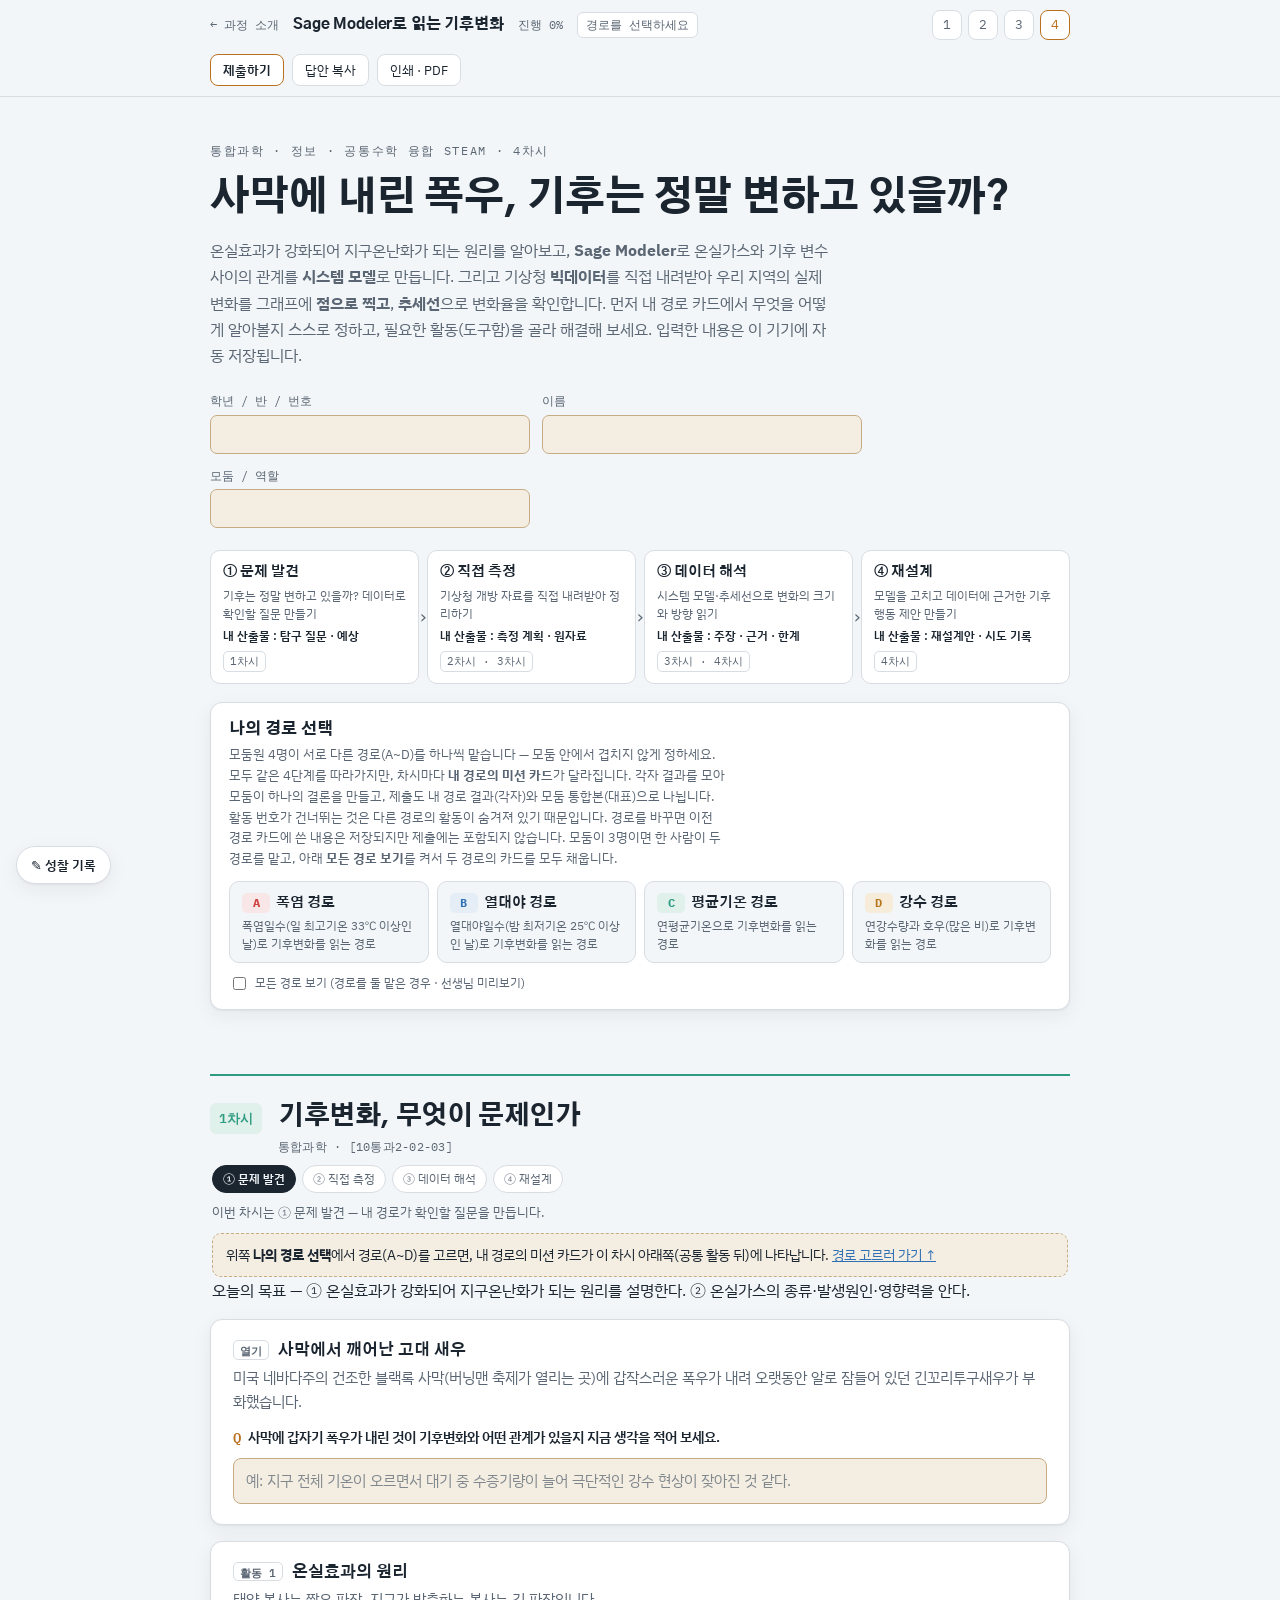
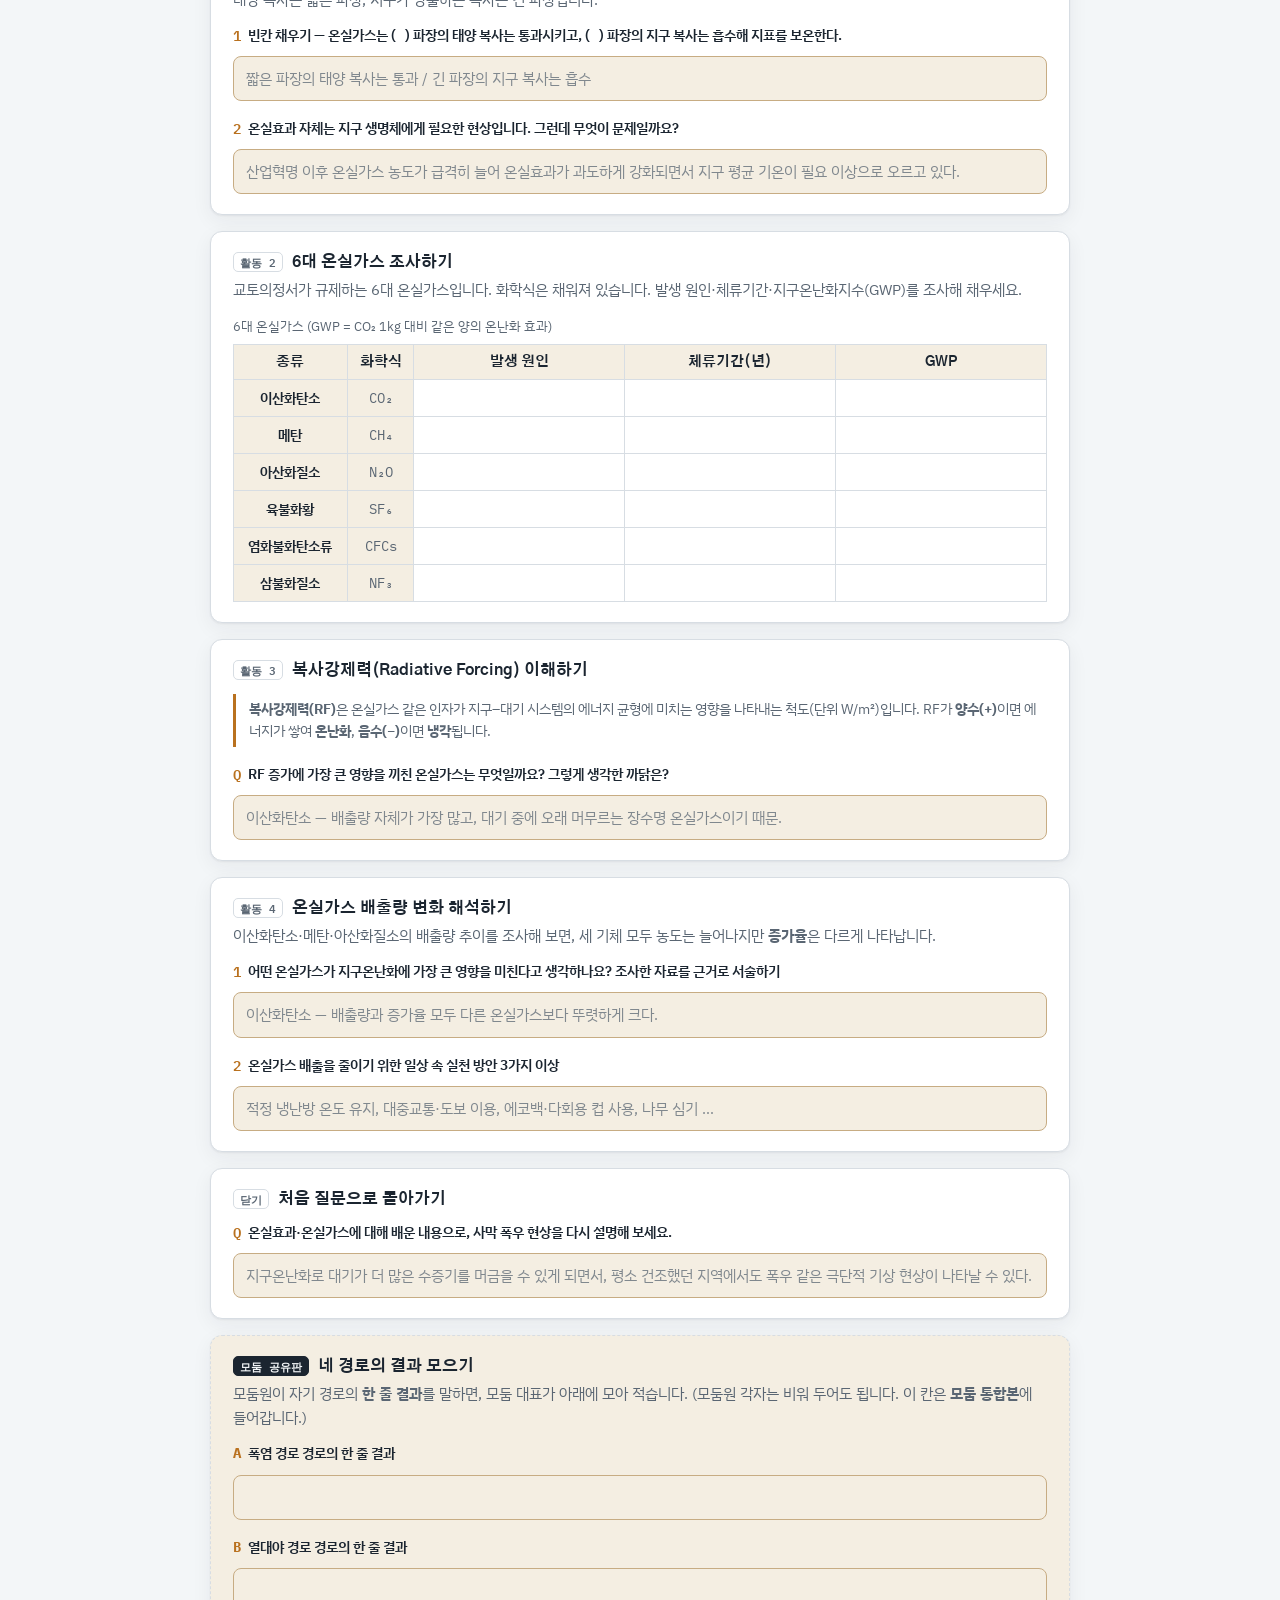
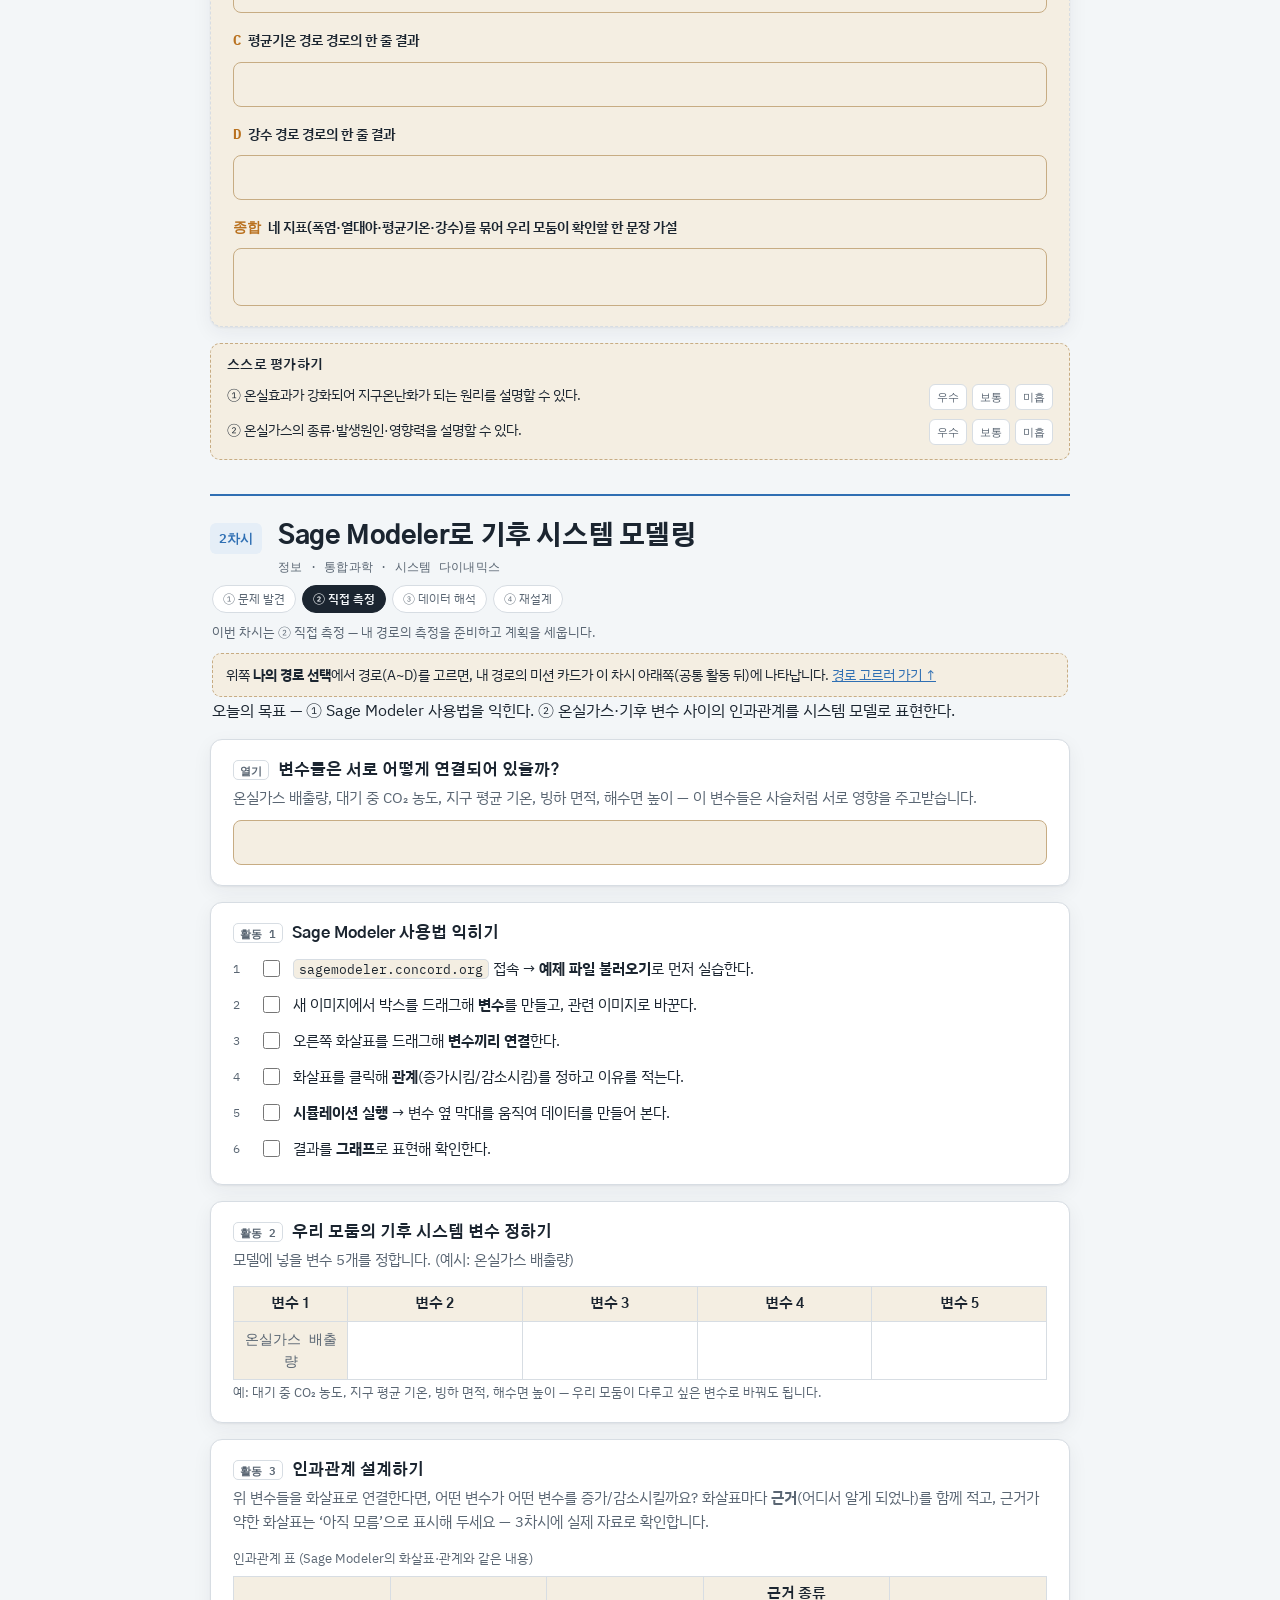
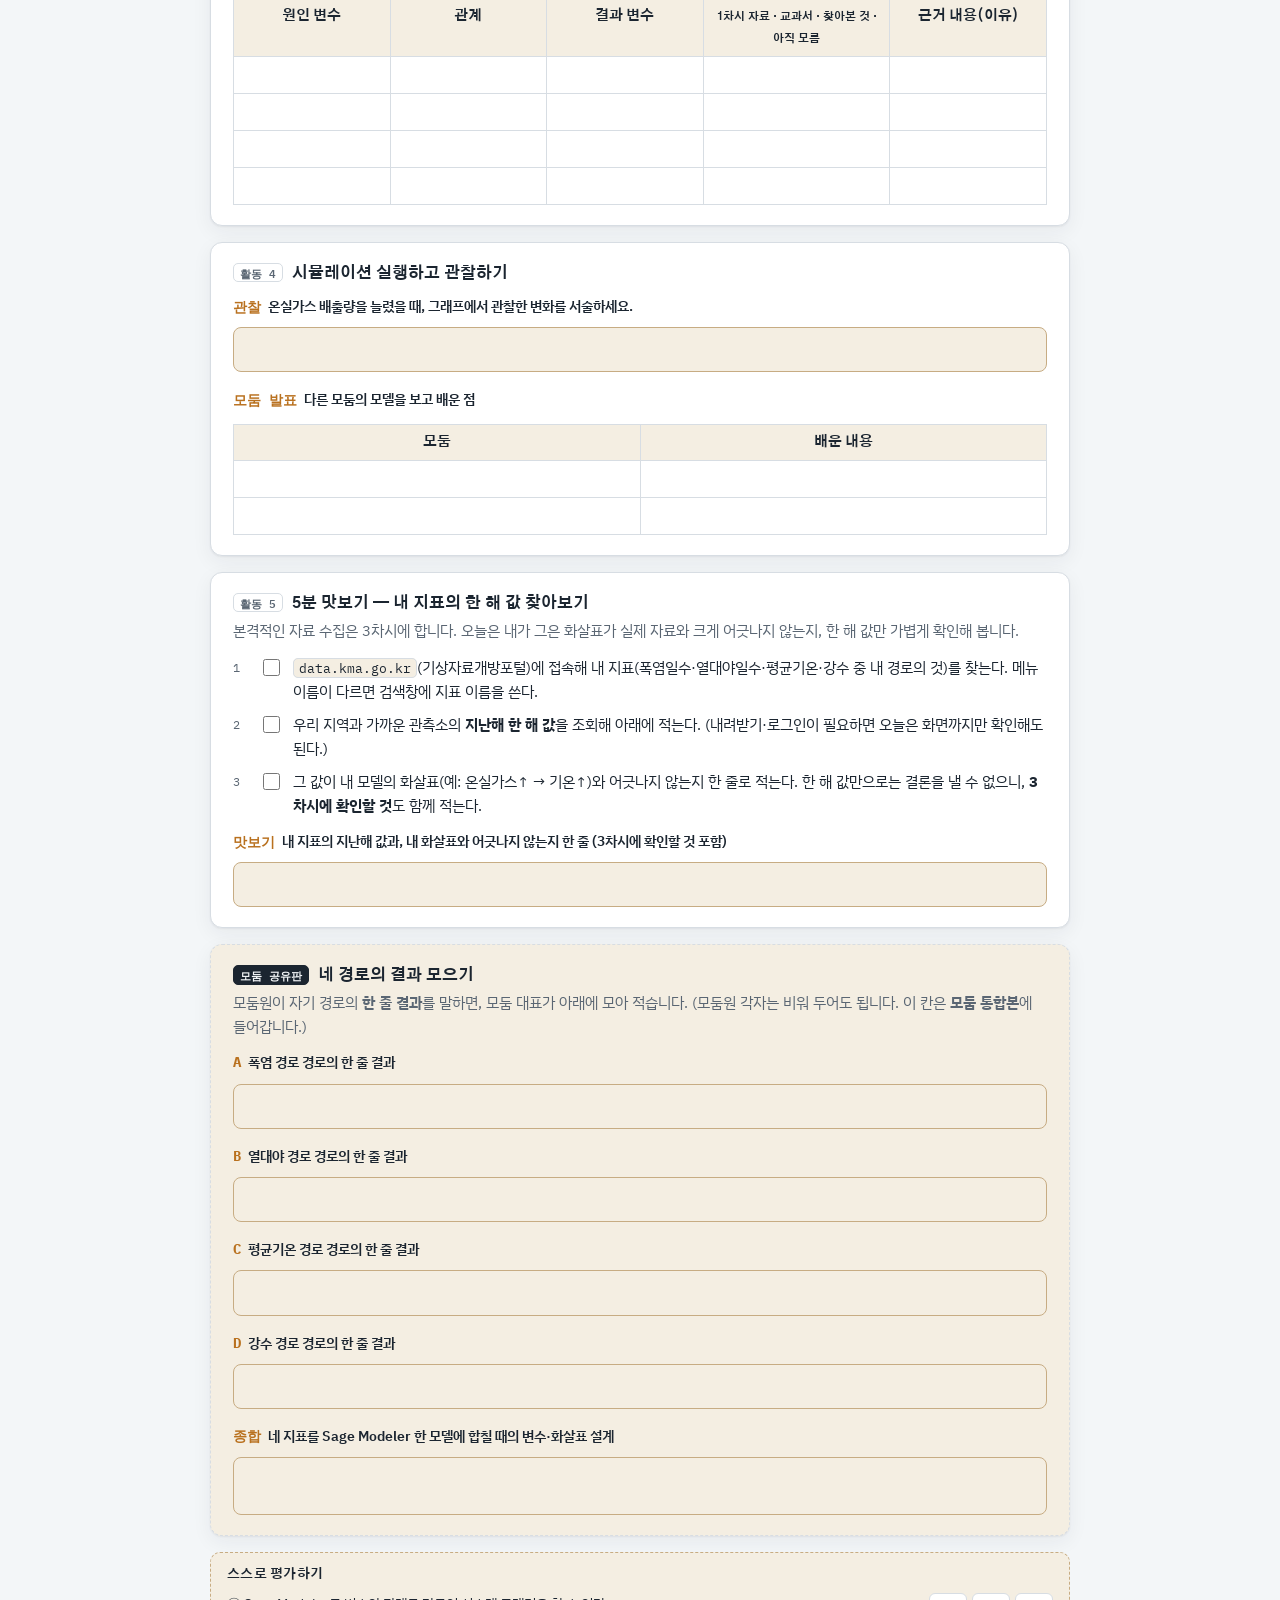
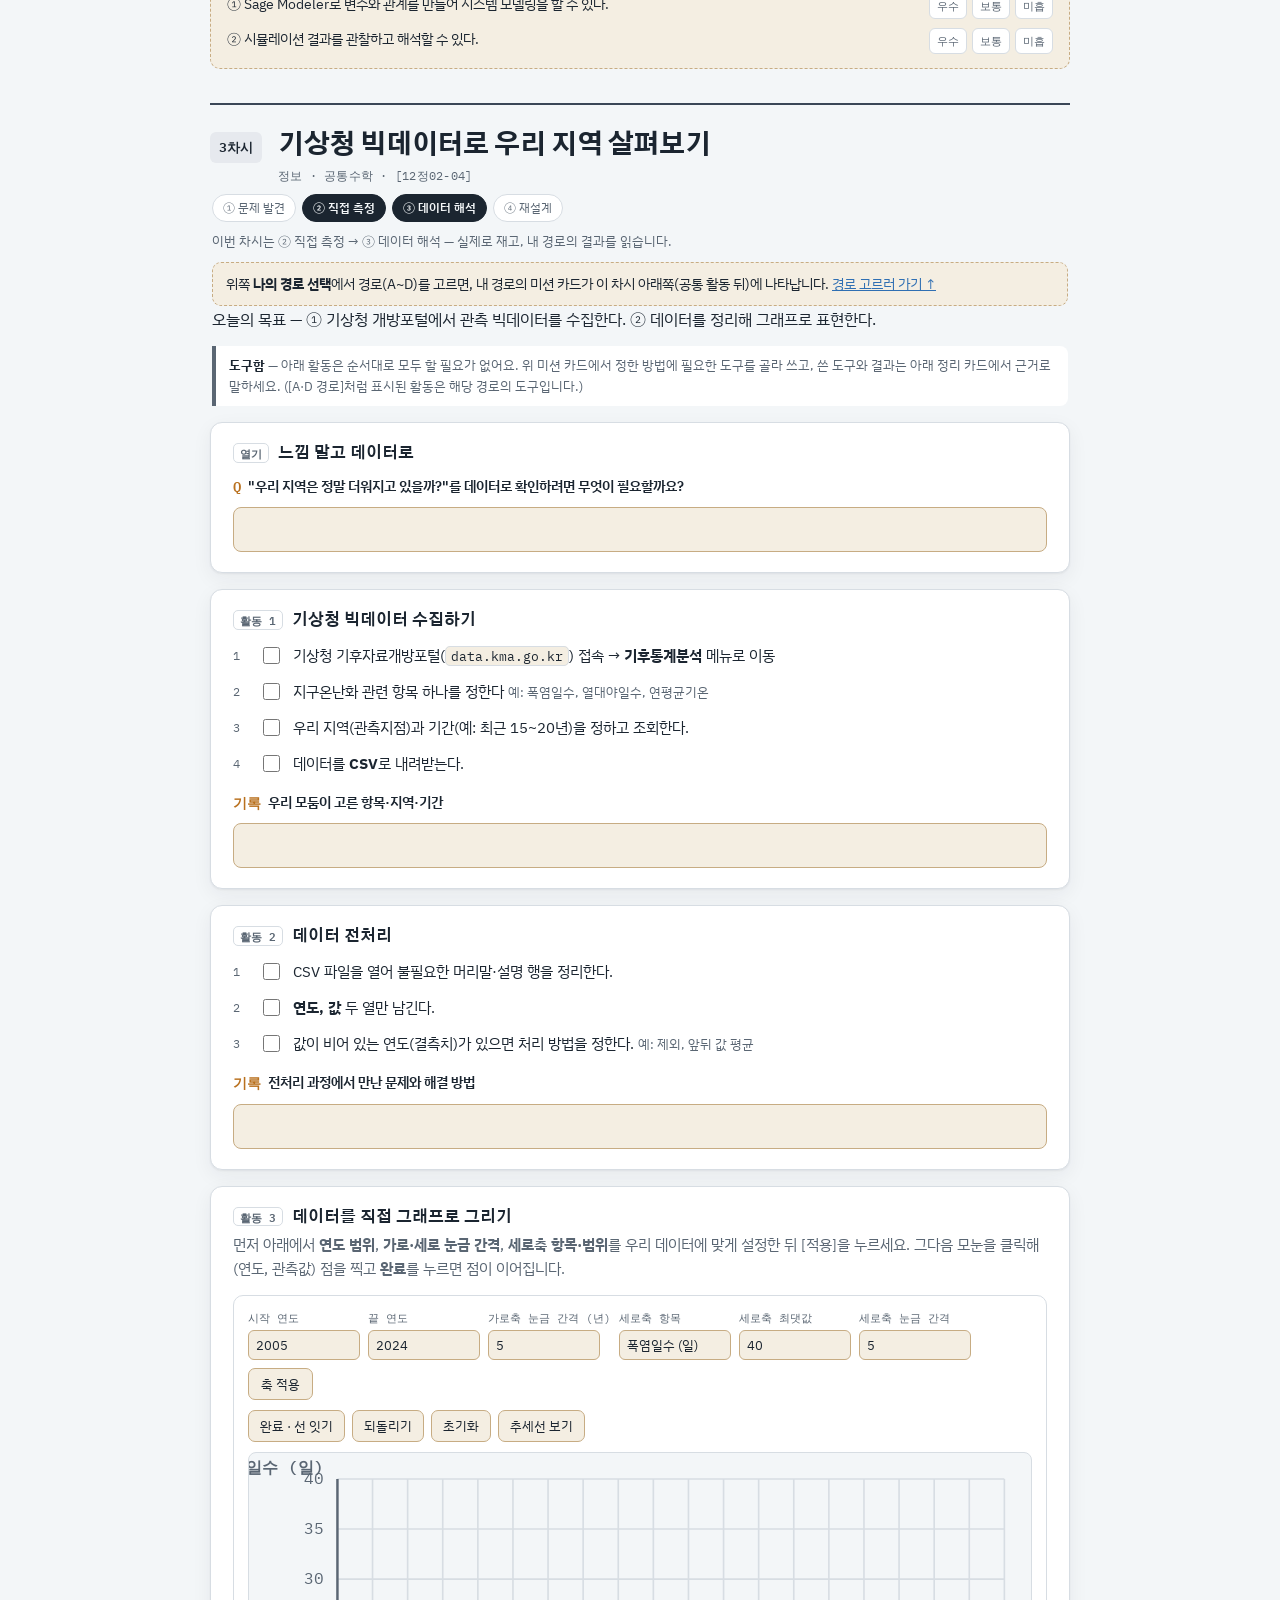
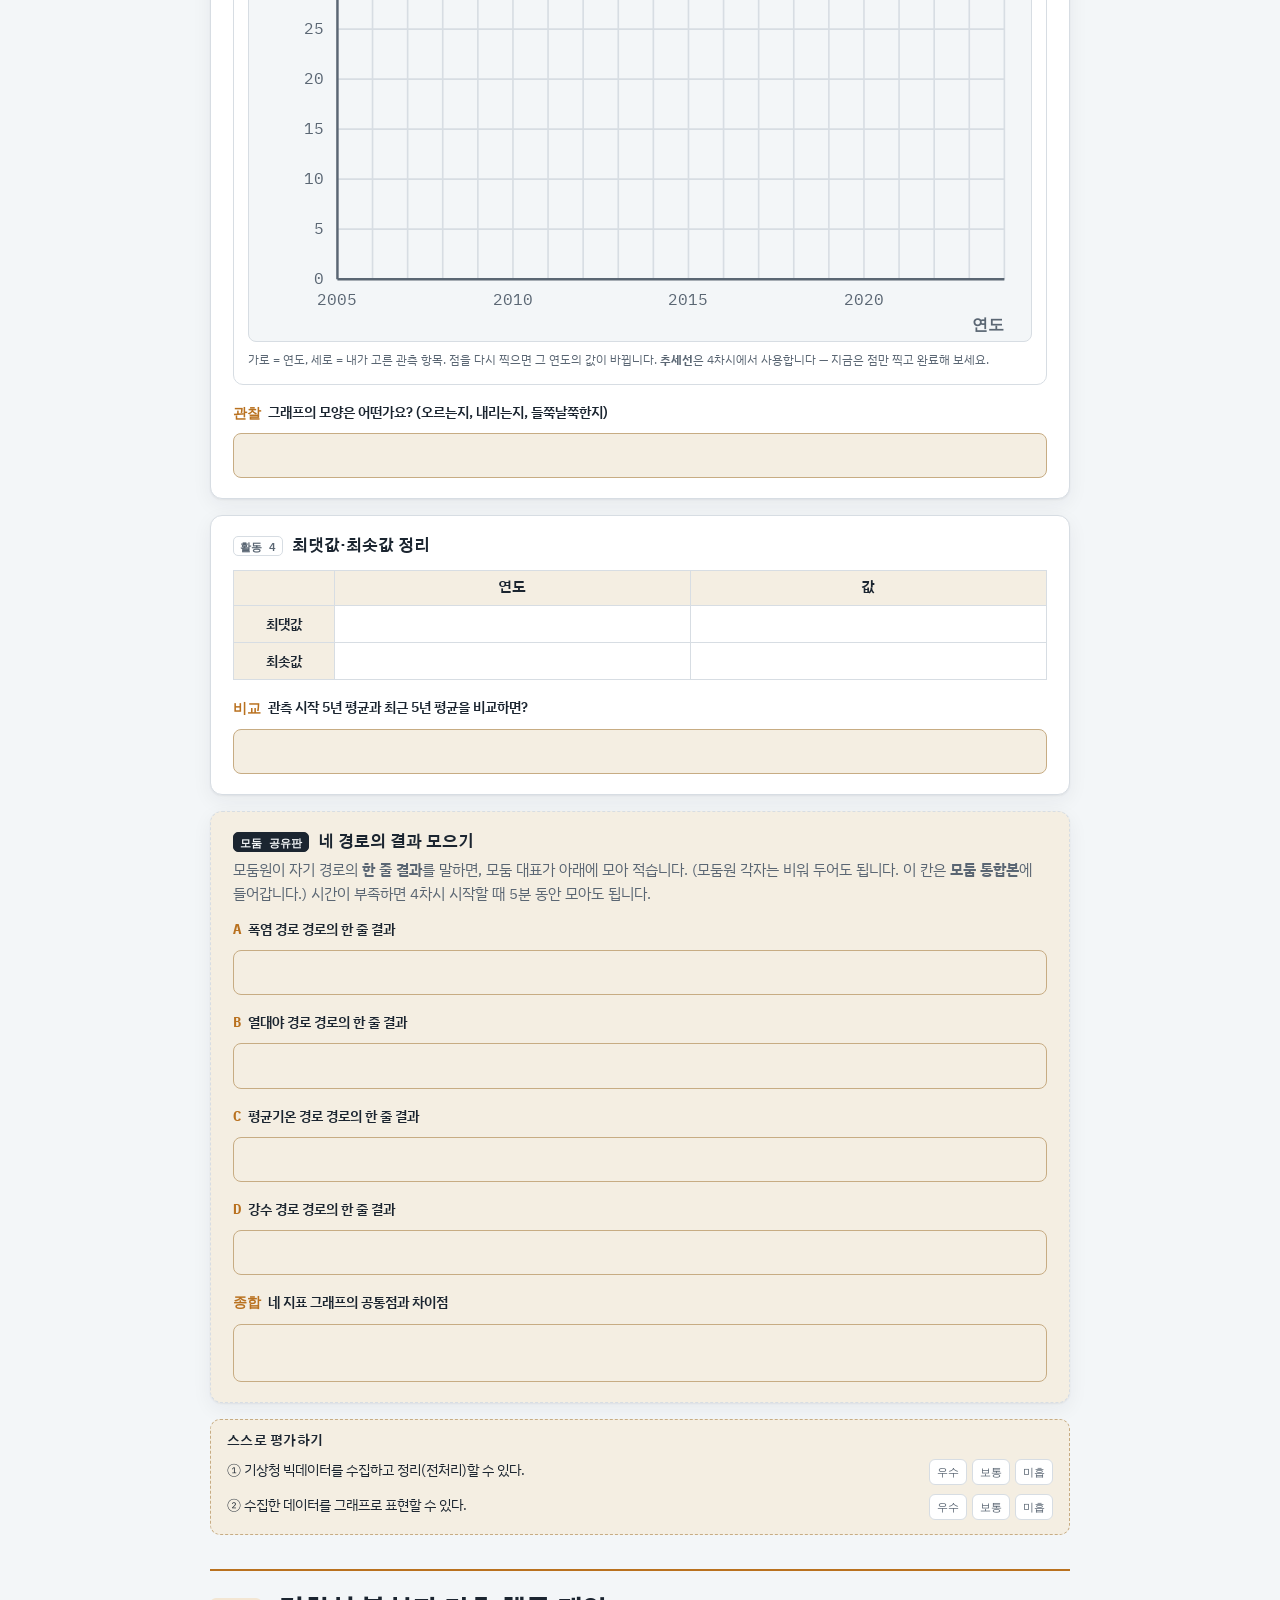
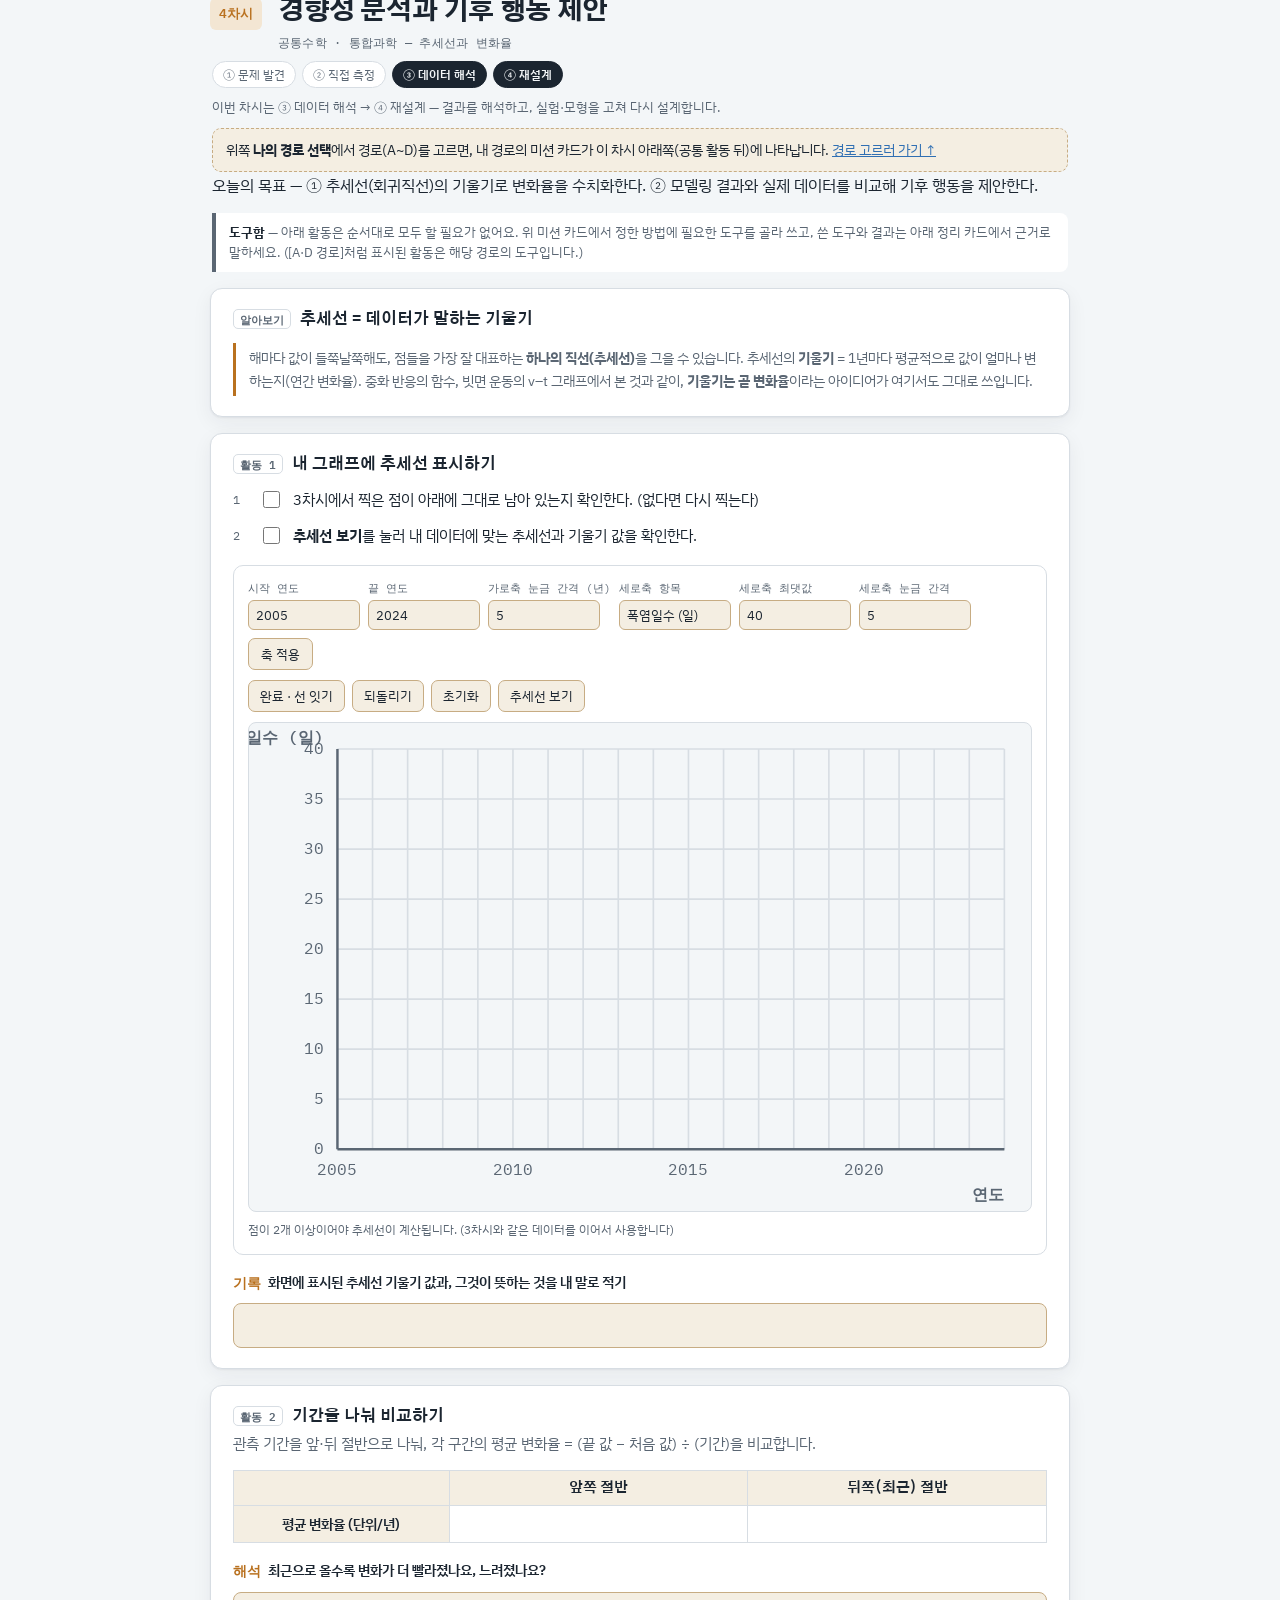
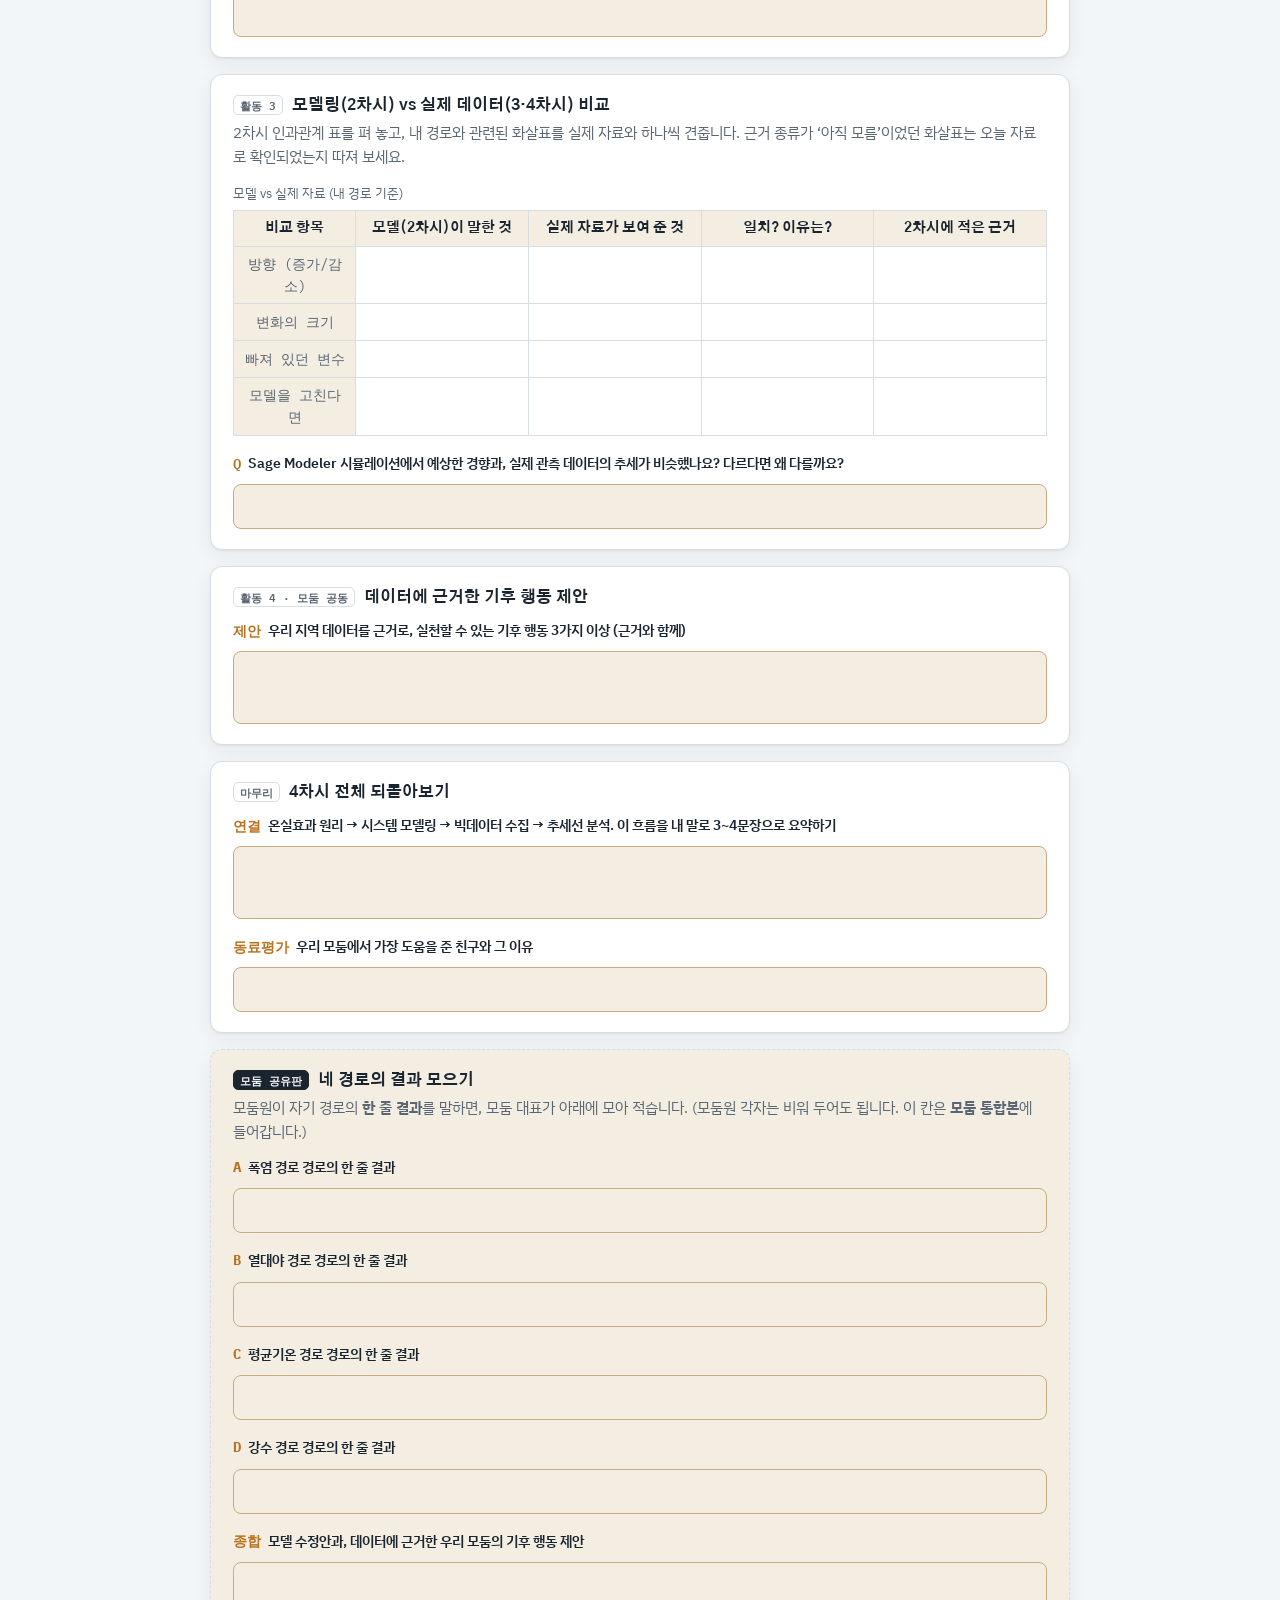
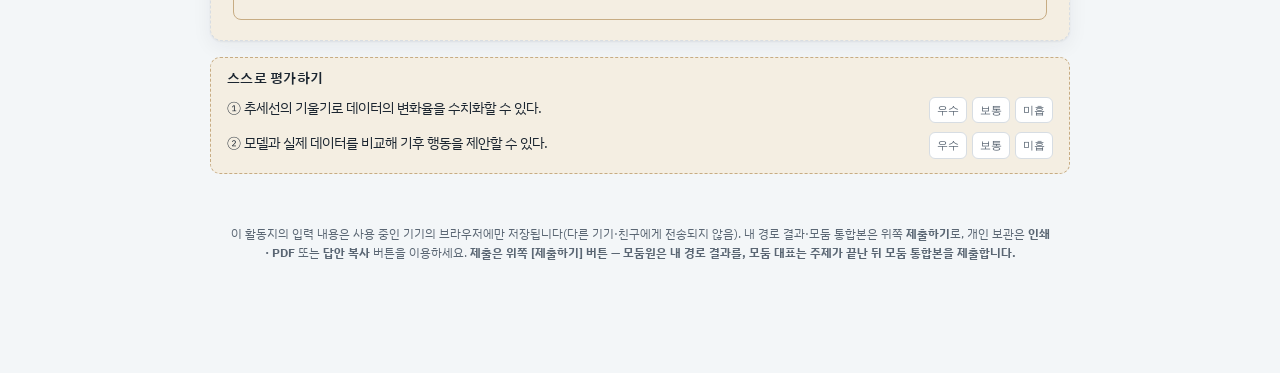
<file: climate-modeling/activity.html>
<!doctype html>
<html lang="ko">
<head>
<meta charset="utf-8">
<meta name="viewport" content="width=device-width, initial-scale=1">
<title>Sage Modeler와 빅데이터로 읽는 기후변화 · 학생 활동지</title>
<meta name="description" content="통합과학·정보·공통수학 융합 STEAM 4차시 학생 활동지 — 온실효과 이해, Sage Modeler 시스템 모델링, 기상청 빅데이터 추세선 분석">
<link rel="icon" href="../favicon.svg">
<meta name="color-scheme" content="light dark">
<meta property="og:title" content="Sage Modeler와 빅데이터로 읽는 기후변화 — 학생 활동지">
<meta property="og:description" content="온실효과·복사강제력 · Sage Modeler 시스템 모델링 · 기상청 빅데이터 추세선 분석 4차시">
<meta property="og:type" content="website">
<link rel="preconnect" href="https://fonts.googleapis.com">
<link rel="preconnect" href="https://fonts.gstatic.com" crossorigin>
<link rel="stylesheet" href="https://fonts.googleapis.com/css2?family=Gothic+A1:wght@500;700;800&family=IBM+Plex+Sans+KR:wght@400;500;600&family=IBM+Plex+Mono:wght@400;600&display=swap">
<style>
:root{
  --paper:#f3f6f8; --card:#ffffff; --ink:#1b2530; --ink-soft:#5a6673; --line:#d7dde3;
  --acid:#cf4444; --base:#2f6fb3; --neutral:#2f9c82; --data:#3a4657; --warm:#b9711f;
  --acid-bg:#f8e7e6; --base-bg:#e5eef7; --neutral-bg:#e0f0eb; --data-bg:#e6e9ee; --warm-bg:#f3e6d3;
  --field:#f4eee2; --field-line:#c7ac83; --focus:#b9711f;
  --shadow:0 1px 2px rgba(27,37,48,.06),0 6px 20px rgba(27,37,48,.06);
  --f-disp:"Gothic A1","IBM Plex Sans KR",system-ui,sans-serif;
  --f-body:"IBM Plex Sans KR","Noto Sans KR",system-ui,sans-serif;
  --f-mono:"IBM Plex Mono",ui-monospace,monospace;
}
@media (prefers-color-scheme:dark){:root:not([data-theme="light"]){
  --paper:#12181f; --card:#1a2330; --ink:#e7edf3; --ink-soft:#9aa7b4; --line:#2c3846;
  --acid:#e97a7a; --base:#7db2e2; --neutral:#5cc6a9; --data:#aab7c6; --warm:#e2a355;
  --acid-bg:#3a2422; --base-bg:#1e2f42; --neutral-bg:#173029; --data-bg:#232d3a; --warm-bg:#332711;
  --field:#2a2416; --field-line:#7a6338; --focus:#e2a355;
  --shadow:0 1px 2px rgba(0,0,0,.3),0 6px 20px rgba(0,0,0,.35);
}}
:root[data-theme="dark"]{
  --paper:#12181f; --card:#1a2330; --ink:#e7edf3; --ink-soft:#9aa7b4; --line:#2c3846;
  --acid:#e97a7a; --base:#7db2e2; --neutral:#5cc6a9; --data:#aab7c6; --warm:#e2a355;
  --acid-bg:#3a2422; --base-bg:#1e2f42; --neutral-bg:#173029; --data-bg:#232d3a; --warm-bg:#332711;
  --field:#2a2416; --field-line:#7a6338; --focus:#e2a355;
  --shadow:0 1px 2px rgba(0,0,0,.3),0 6px 20px rgba(0,0,0,.35);
}
*{box-sizing:border-box}
html{scroll-behavior:smooth;scroll-padding-top:88px}
@media (prefers-reduced-motion:reduce){html{scroll-behavior:auto}}
body{margin:0;background:var(--paper);color:var(--ink);font-family:var(--f-body);
  font-size:16px;line-height:1.65;-webkit-text-size-adjust:100%}
h1,h2,h3,h4{font-family:var(--f-disp);line-height:1.25;text-wrap:balance;margin:0}
p{margin:0}
a{color:var(--base)}

.bar{position:sticky;top:0;z-index:20;background:var(--paper);border-bottom:1px solid var(--line)}
@supports (backdrop-filter:blur(1px)){.bar{background:color-mix(in srgb,var(--paper) 86%,transparent);backdrop-filter:blur(8px)}}
.bar-in{max-width:900px;margin:0 auto;padding:10px 20px;display:flex;align-items:center;gap:14px;flex-wrap:wrap}
.bar strong{font-family:var(--f-disp);font-weight:800;font-size:15px;letter-spacing:-.01em}
.steps{display:flex;gap:6px;margin-left:auto}
.steps a{width:30px;height:30px;display:grid;place-items:center;border-radius:8px;
  font-family:var(--f-mono);font-size:13px;text-decoration:none;color:var(--ink-soft);
  border:1px solid var(--line);background:var(--card)}
.steps a[data-d="sci"]:hover,.steps a[data-d="sci"].on{border-color:var(--neutral);color:var(--neutral)}
.steps a[data-d="info"]:hover,.steps a[data-d="info"].on{border-color:var(--base);color:var(--base)}
.steps a[data-d="data"]:hover,.steps a[data-d="data"].on{border-color:var(--data);color:var(--ink)}
.steps a[data-d="math"]:hover,.steps a[data-d="math"].on{border-color:var(--warm);color:var(--warm)}
.prog{font-family:var(--f-mono);font-size:12px;color:var(--ink-soft);white-space:nowrap}
.tools{display:flex;gap:8px}
.tools button{font-family:var(--f-body);font-size:13px;padding:6px 12px;border-radius:8px;
  border:1px solid var(--line);background:var(--card);color:var(--ink);cursor:pointer}
.tools button:hover{border-color:var(--focus)}
.tools button:focus-visible,.steps a:focus-visible{outline:2px solid var(--focus);outline-offset:2px}

main{max-width:900px;margin:0 auto;padding:0 20px 90px}
.hero{padding:44px 0 30px}
.eyebrow{font-family:var(--f-mono);font-size:12px;letter-spacing:.14em;text-transform:uppercase;color:var(--ink-soft)}
.hero h1{font-size:clamp(26px,4.4vw,40px);font-weight:800;margin:12px 0 14px;letter-spacing:-.02em}
.hero p{max-width:62ch;color:var(--ink-soft)}
.who{display:flex;gap:12px;flex-wrap:wrap;margin-top:22px}
.who label{font-family:var(--f-mono);font-size:12px;color:var(--ink-soft);display:flex;flex-direction:column;gap:4px}
.who input{font-family:var(--f-body);font-size:15px;color:var(--ink);background:var(--field);
  border:1px solid var(--field-line);border-radius:7px;padding:8px 10px;min-width:150px}
.who input:focus-visible{outline:2px solid var(--focus);outline-offset:1px}

.cha{margin-top:34px;border-top:2px solid var(--line);padding-top:8px}
.cha-head{display:flex;gap:16px;align-items:flex-start;padding:16px 0 6px}
.cha-num{font-family:var(--f-mono);font-weight:600;font-size:13px;padding:5px 9px;border-radius:6px;white-space:nowrap;margin-top:3px}
.cha-head h2{font-size:clamp(20px,3vw,26px);font-weight:800;letter-spacing:-.015em}
.cha-head .sub{font-family:var(--f-mono);font-size:12px;color:var(--ink-soft);margin-top:5px;letter-spacing:.02em}
[data-d="sci"] .cha-num{background:var(--neutral-bg);color:var(--neutral)}
[data-d="info"] .cha-num{background:var(--base-bg);color:var(--base)}
[data-d="data"] .cha-num{background:var(--data-bg);color:var(--ink)}
[data-d="math"] .cha-num{background:var(--warm-bg);color:var(--warm)}
[data-d="sci"]{border-top-color:var(--neutral)}
[data-d="info"]{border-top-color:var(--base)}
[data-d="data"]{border-top-color:var(--data)}
[data-d="math"]{border-top-color:var(--warm)}

.act{background:var(--card);border:1px solid var(--line);border-radius:12px;
  box-shadow:var(--shadow);padding:20px 22px;margin-top:16px}
.act > h3{font-size:16px;font-weight:700;display:flex;gap:9px;align-items:baseline}
.act > h3 .tag{font-family:var(--f-mono);font-size:11px;font-weight:600;color:var(--ink-soft);
  border:1px solid var(--line);border-radius:5px;padding:2px 6px;flex:none}
.act p.lead{color:var(--ink-soft);font-size:14.5px;margin-top:6px}

ol.todo,ul.todo{margin:14px 0 0;padding:0;list-style:none;display:flex;flex-direction:column;gap:9px}
ol.todo li,ul.todo li{display:flex;gap:10px;align-items:flex-start;font-size:14.5px}
.todo input[type=checkbox]{flex:none;width:17px;height:17px;margin-top:3px;accent-color:var(--focus);cursor:pointer}
.todo .n{font-family:var(--f-mono);font-size:12px;color:var(--ink-soft);flex:none;margin-top:2px;min-width:16px}
.todo code,.act code{font-family:var(--f-mono);font-size:12.5px;background:var(--field);
  border:1px solid var(--line);border-radius:5px;padding:1px 5px}
.hint{font-size:12.5px;color:var(--ink-soft);margin-top:2px}

.write{display:block;font-family:var(--f-body);font-size:14.5px;line-height:1.6;color:var(--ink);
  background:var(--field);border:1px solid var(--field-line);border-radius:8px;
  padding:10px 12px;margin-top:10px;min-height:2.6em;white-space:pre-wrap;word-break:break-word}
.write:focus-visible{outline:2px solid var(--focus);outline-offset:1px}
.write:empty:before{content:attr(data-ph);color:var(--ink-soft);opacity:.75}
.qlabel{font-size:13.5px;font-weight:600;margin-top:16px;display:flex;gap:7px}
.qlabel .b{color:var(--focus);font-family:var(--f-mono);flex:none}
.qlabel:first-of-type{margin-top:12px}

.tbl-wrap{overflow-x:auto;margin-top:14px}
table{border-collapse:collapse;width:100%;font-size:13.5px;min-width:440px}
caption{text-align:left;font-size:12.5px;color:var(--ink-soft);margin-bottom:7px}
th,td{border:1px solid var(--line);padding:6px 8px;text-align:center;font-variant-numeric:tabular-nums}
thead th{background:var(--field);font-family:var(--f-disp);font-weight:700}
tbody th{background:var(--field);font-weight:600;white-space:nowrap}
td input{width:100%;min-width:44px;border:none;background:transparent;font-family:var(--f-mono);
  font-size:13.5px;text-align:center;color:var(--ink);padding:3px 2px}
td input:focus-visible{outline:2px solid var(--focus);outline-offset:-2px;border-radius:3px}
td.fixed{background:var(--field);font-family:var(--f-mono);color:var(--ink-soft)}

.fml{font-family:var(--f-mono);font-size:14px;background:var(--field);border:1px solid var(--line);
  border-radius:8px;padding:12px 14px;margin-top:12px;overflow-x:auto}
.callout{font-size:13.5px;border-left:3px solid var(--focus);padding:4px 0 4px 13px;margin-top:14px;color:var(--ink-soft)}
.two{display:grid;grid-template-columns:1fr 1fr;gap:12px;margin-top:12px}
@media (max-width:620px){.two{grid-template-columns:1fr}}
.two .box{border:1px solid var(--line);border-radius:9px;padding:12px 13px;background:var(--paper)}
.two .box h4{font-size:13px;font-weight:700;font-family:var(--f-disp)}
.two .box p{font-size:13px;color:var(--ink-soft);margin-top:5px}

.selfcheck{margin-top:16px;border:1px dashed var(--field-line);border-radius:10px;padding:14px 16px;background:var(--field)}
.selfcheck h4{font-family:var(--f-disp);font-size:13px;font-weight:700;letter-spacing:.02em}
.selfcheck .row{display:flex;gap:10px;align-items:flex-start;font-size:13.5px;margin-top:9px}
.selfcheck .opts{margin-left:auto;display:flex;gap:5px;flex:none}
.selfcheck .opts label{font-family:var(--f-mono);font-size:11px;border:1px solid var(--line);border-radius:6px;
  padding:3px 7px;cursor:pointer;background:var(--card);color:var(--ink-soft)}
.selfcheck .opts input{position:absolute;opacity:0;width:0;height:0}
.selfcheck .opts input:checked + span{color:var(--focus);font-weight:600}
.selfcheck .opts label:has(input:checked){border-color:var(--focus)}

footer{max-width:900px;margin:30px auto 0;padding:20px;font-size:12px;color:var(--ink-soft);text-align:center}

.saved{position:fixed;right:16px;bottom:16px;font-family:var(--f-mono);font-size:11px;
  background:var(--card);border:1px solid var(--line);border-radius:20px;padding:6px 13px;
  color:var(--ink-soft);box-shadow:var(--shadow);opacity:0;transition:opacity .3s;z-index:30}
.saved.show{opacity:1}
@media (prefers-reduced-motion:reduce){.saved{transition:none}}

/* ---- 직접 그리는 그래프 (연도별 관측값 + 추세선) ---- */
.plot{background:var(--card);border:1px solid var(--line);border-radius:10px;padding:14px;margin-top:14px}
.plot-cfg{display:flex;flex-wrap:wrap;gap:8px;margin-bottom:10px;font-size:12.5px;color:var(--ink-soft)}
.plot-cfg label{display:flex;flex-direction:column;gap:3px;font-family:var(--f-mono);font-size:10.5px}
.plot-cfg input{font-family:var(--f-body);font-size:13px;color:var(--ink);background:var(--field);
  border:1px solid var(--field-line);border-radius:6px;padding:5px 7px;width:112px}
.plot-cfg button{align-self:flex-end;font-family:var(--f-body);font-size:12.5px;padding:6px 12px;border-radius:7px;
  border:1px solid var(--field-line);background:var(--field);color:var(--ink);cursor:pointer}
.plot-cfg button:hover{border-color:var(--focus)}
.plot-bar{display:flex;flex-wrap:wrap;gap:7px;margin-bottom:10px}
.plot-bar button{font-family:var(--f-body);font-size:12.5px;padding:6px 11px;border-radius:7px;
  border:1px solid var(--field-line);background:var(--field);color:var(--ink);cursor:pointer}
.plot-bar button:hover{border-color:var(--focus)}
.plot-bar button.on{background:var(--warm);color:#fff;border-color:var(--warm)}
.plot-bar button:focus-visible{outline:2px solid var(--focus);outline-offset:2px}
.plot-svg{width:100%;height:auto;aspect-ratio:8/5;min-height:200px;display:block;background:var(--paper);
  border:1px solid var(--line);border-radius:8px;touch-action:manipulation;cursor:crosshair}
.plot-svg .pg{stroke:var(--line);stroke-width:1}
.plot-svg .pax{stroke:var(--ink-soft);stroke-width:1.5}
.plot-svg .plb{fill:var(--ink-soft);font-family:var(--f-mono);font-size:10px}
.plot-svg .pt-title{font-weight:600}
.plot-svg .ptrend{stroke:var(--acid);stroke-width:2;stroke-dasharray:5 4;fill:none}
.plot-svg .ptrend-lbl{fill:var(--acid);font-family:var(--f-mono);font-weight:600;font-size:11px}
.plot-svg .psl{stroke:var(--warm);stroke-width:2.5;fill:none}
.plot-svg .psp{fill:var(--warm);stroke:var(--card);stroke-width:1}
.plot-hint{font-size:12px;color:var(--ink-soft);margin-top:8px}

@media print{
  .bar,.tools,.saved,.steps{display:none!important}
  body{background:#fff;color:#000;font-size:11.5pt}
  main{max-width:none;padding:0}
  .act{box-shadow:none;break-inside:avoid;border-color:#bbb}
  .cha{break-before:page}
  .hero{padding:0 0 16px}
  .write,.who input,td input{background:#fff;border-color:#999}
  .write:empty:before{content:""}
  .plot-svg{border-color:#999;cursor:auto}
  .plot-bar,.plot-cfg,.plot-hint{display:none}
}
</style>
<link rel="stylesheet" href="../paths.css">
</head>
<body>

<div class="bar">
  <div class="bar-in">
    <a href="./" style="text-decoration:none;color:var(--ink-soft);font-family:var(--f-mono);font-size:12px;flex:none">← 과정 소개</a>
    <strong>Sage Modeler로 읽는 기후변화</strong>
    <span class="prog" id="prog">진행 0%</span>
    <span class="mypath" id="mypath" role="button" tabindex="0" title="나의 경로 선택으로 이동">경로를 선택하세요</span>
    <nav class="steps" aria-label="차시 이동">
      <a href="#cha1" data-d="sci">1</a>
      <a href="#cha2" data-d="info">2</a>
      <a href="#cha3" data-d="data">3</a>
      <a href="#cha4" data-d="math">4</a>
    </nav>
    <div class="tools">
      <button id="btn-copy" type="button">답안 복사</button>
      <button id="btn-print" type="button">인쇄 · PDF</button>
    </div>
  </div>
</div>

<main>
  <header class="hero">
    <div class="eyebrow">통합과학 · 정보 · 공통수학 융합 STEAM · 4차시</div>
    <h1>사막에 내린 폭우, 기후는 정말 변하고 있을까?</h1>
    <p>온실효과가 강화되어 지구온난화가 되는 원리를 알아보고, <b>Sage Modeler</b>로 온실가스와 기후 변수 사이의
      관계를 <b>시스템 모델</b>로 만듭니다. 그리고 기상청 <b>빅데이터</b>를 직접 내려받아 우리 지역의 실제 변화를
      그래프에 <b>점으로 찍고</b>, <b>추세선</b>으로 변화율을 확인합니다. 먼저 내 경로 카드에서 무엇을 어떻게 알아볼지 스스로 정하고, 필요한 활동(도구함)을 골라 해결해 보세요. 입력한 내용은 이 기기에 자동 저장됩니다.</p>
    <div class="who">
      <label>학년 / 반 / 번호 <input id="w-id" data-field="w-id" autocomplete="off"></label>
      <label>이름 <input id="w-name" data-field="w-name" autocomplete="off"></label>
      <label>모둠 / 역할 <input id="w-team" data-field="w-team" autocomplete="off"></label>
    </div>
    <div class="cycle" aria-label="4단계 탐구 사이클">
      <div class="cy"><b>① 문제 발견</b><span>기후는 정말 변하고 있을까? 데이터로 확인할 질문 만들기</span><span class="out">내 산출물 : 탐구 질문 · 예상</span><em>1차시</em></div>
      <div class="cy"><b>② 직접 측정</b><span>기상청 개방 자료를 직접 내려받아 정리하기</span><span class="out">내 산출물 : 측정 계획 · 원자료</span><em>2차시 · 3차시</em></div>
      <div class="cy"><b>③ 데이터 해석</b><span>시스템 모델·추세선으로 변화의 크기와 방향 읽기</span><span class="out">내 산출물 : 주장 · 근거 · 한계</span><em>3차시 · 4차시</em></div>
      <div class="cy"><b>④ 재설계</b><span>모델을 고치고 데이터에 근거한 기후 행동 제안 만들기</span><span class="out">내 산출물 : 재설계안 · 시도 기록</span><em>4차시</em></div>
    </div>
    <div class="pathsel" id="pathsel">
      <h2>나의 경로 선택</h2>
      <p>모둠원 4명이 서로 다른 경로(A~D)를 하나씩 맡습니다 — 모둠 안에서 겹치지 않게 정하세요. 모두 같은 4단계를 따라가지만, 차시마다 <b>내 경로의 미션 카드</b>가 달라집니다. 각자 결과를 모아 모둠이 하나의 결론을 만들고, 제출도 내 경로 결과(각자)와 모둠 통합본(대표)으로 나뉩니다. 활동 번호가 건너뛰는 것은 다른 경로의 활동이 숨겨져 있기 때문입니다. 경로를 바꾸면 이전 경로 카드에 쓴 내용은 저장되지만 제출에는 포함되지 않습니다. 모둠이 3명이면 한 사람이 두 경로를 맡고, 아래 <b>모든 경로 보기</b>를 켜서 두 경로의 카드를 모두 채웁니다.</p>
      <div class="pcards" role="radiogroup" aria-label="나의 경로">
        <label class="pcard" data-l="A"><input type="radio" name="w-path" data-field="w-path" data-q="내 경로" value="A"><b data-k="A">폭염 경로</b><span>폭염일수(일 최고기온 33℃ 이상인 날)로 기후변화를 읽는 경로</span></label>
        <label class="pcard" data-l="B"><input type="radio" name="w-path" data-field="w-path" data-q="내 경로" value="B"><b data-k="B">열대야 경로</b><span>열대야일수(밤 최저기온 25℃ 이상인 날)로 기후변화를 읽는 경로</span></label>
        <label class="pcard" data-l="C"><input type="radio" name="w-path" data-field="w-path" data-q="내 경로" value="C"><b data-k="C">평균기온 경로</b><span>연평균기온으로 기후변화를 읽는 경로</span></label>
        <label class="pcard" data-l="D"><input type="radio" name="w-path" data-field="w-path" data-q="내 경로" value="D"><b data-k="D">강수 경로</b><span>연강수량과 호우(많은 비)로 기후변화를 읽는 경로</span></label>
      </div>
      <div class="pathtools"><label><input type="checkbox" id="pathall"> 모든 경로 보기 (경로를 둘 맡은 경우 · 선생님 미리보기)</label></div>
    </div>
  </header>

  <!-- ================= 1차시 ================= -->
  <section class="cha" id="cha1" data-d="sci">
    <div class="cha-head">
      <span class="cha-num">1차시</span>
      <div>
        <h2>기후변화, 무엇이 문제인가</h2>
        <div class="sub">통합과학 · [10통과2-02-03]</div>
      </div>
    </div>
    <div class="stagebar" aria-label="탐구 사이클 단계"><span class="st on">① 문제 발견</span><span class="st">② 직접 측정</span><span class="st">③ 데이터 해석</span><span class="st">④ 재설계</span><span class="stnote">이번 차시는 ① 문제 발견 — 내 경로가 확인할 질문을 만듭니다. <a class="gomission" data-n="1" href="#pathsel">내 경로 미션으로 ↓</a></span></div>
    <div class="nopath-note">위쪽 <b>나의 경로 선택</b>에서 경로(A~D)를 고르면, 내 경로의 미션 카드가 이 차시 아래쪽(공통 활동 뒤)에 나타납니다. <a href="#pathsel">경로 고르러 가기 ↑</a></div>
    <p class="lead" style="padding:0 2px">오늘의 목표 — ① 온실효과가 강화되어 지구온난화가 되는 원리를 설명한다.
      ② 온실가스의 종류·발생원인·영향력을 안다.</p>

    <div class="act">
      <h3><span class="tag">열기</span> 사막에서 깨어난 고대 새우</h3>
      <p class="lead">미국 네바다주의 건조한 블랙록 사막(버닝맨 축제가 열리는 곳)에 갑작스러운 폭우가 내려
        오랫동안 알로 잠들어 있던 긴꼬리투구새우가 부화했습니다.</p>
      <div class="qlabel"><span class="b">Q</span> 사막에 갑자기 폭우가 내린 것이 기후변화와 어떤 관계가 있을지 지금 생각을 적어 보세요.</div>
      <div class="write" contenteditable="true" data-field="k1-hook" data-q="1차시 열기: 사막 폭우와 기후변화 예상" data-ph="예: 지구 전체 기온이 오르면서 대기 중 수증기량이 늘어 극단적인 강수 현상이 잦아진 것 같다."></div>
    </div>

    <div class="act">
      <h3><span class="tag">활동 1</span> 온실효과의 원리</h3>
      <p class="lead">태양 복사는 짧은 파장, 지구가 방출하는 복사는 긴 파장입니다.</p>
      <div class="qlabel"><span class="b">1</span> 빈칸 채우기 — 온실가스는 (&nbsp;&nbsp;&nbsp;) 파장의 태양 복사는 통과시키고, (&nbsp;&nbsp;&nbsp;) 파장의 지구 복사는 흡수해 지표를 보온한다.</div>
      <div class="write" contenteditable="true" data-field="k1-mech" data-q="온실효과 원리 빈칸" data-ph="짧은 파장의 태양 복사는 통과 / 긴 파장의 지구 복사는 흡수"></div>
      <div class="qlabel"><span class="b">2</span> 온실효과 자체는 지구 생명체에게 필요한 현상입니다. 그런데 무엇이 문제일까요?</div>
      <div class="write" contenteditable="true" data-field="k1-problem" data-q="온실효과 강화의 문제점" data-ph="산업혁명 이후 온실가스 농도가 급격히 늘어 온실효과가 과도하게 강화되면서 지구 평균 기온이 필요 이상으로 오르고 있다."></div>
    </div>

    <div class="act">
      <h3><span class="tag">활동 2</span> 6대 온실가스 조사하기</h3>
      <p class="lead">교토의정서가 규제하는 6대 온실가스입니다. 화학식은 채워져 있습니다. 발생 원인·체류기간·지구온난화지수(GWP)를 조사해 채우세요.</p>
      <div class="tbl-wrap">
        <table>
          <caption>6대 온실가스 (GWP = CO₂ 1kg 대비 같은 양의 온난화 효과)</caption>
          <thead><tr><th>종류</th><th>화학식</th><th>발생 원인</th><th>체류기간(년)</th><th>GWP</th></tr></thead>
          <tbody>
            <tr><th>이산화탄소</th><td class="fixed">CO₂</td><td><input data-field="k1g-co2-o" data-q="CO2 발생원인"></td><td><input data-field="k1g-co2-t" data-q="CO2 체류기간"></td><td><input data-field="k1g-co2-g" data-q="CO2 GWP"></td></tr>
            <tr><th>메탄</th><td class="fixed">CH₄</td><td><input data-field="k1g-ch4-o"></td><td><input data-field="k1g-ch4-t"></td><td><input data-field="k1g-ch4-g"></td></tr>
            <tr><th>아산화질소</th><td class="fixed">N₂O</td><td><input data-field="k1g-n2o-o"></td><td><input data-field="k1g-n2o-t"></td><td><input data-field="k1g-n2o-g"></td></tr>
            <tr><th>육불화황</th><td class="fixed">SF₆</td><td><input data-field="k1g-sf6-o"></td><td><input data-field="k1g-sf6-t"></td><td><input data-field="k1g-sf6-g"></td></tr>
            <tr><th>염화불화탄소류</th><td class="fixed">CFCs</td><td><input data-field="k1g-cfc-o"></td><td><input data-field="k1g-cfc-t"></td><td><input data-field="k1g-cfc-g"></td></tr>
            <tr><th>삼불화질소</th><td class="fixed">NF₃</td><td><input data-field="k1g-nf3-o"></td><td><input data-field="k1g-nf3-t"></td><td><input data-field="k1g-nf3-g"></td></tr>
          </tbody>
        </table>
      </div>
    </div>

    <div class="act">
      <h3><span class="tag">활동 3</span> 복사강제력(Radiative Forcing) 이해하기</h3>
      <div class="callout"><b>복사강제력(RF)</b>은 온실가스 같은 인자가 지구–대기 시스템의 에너지 균형에 미치는 영향을
        나타내는 척도(단위 W/m²)입니다. RF가 <b>양수(+)</b>이면 에너지가 쌓여 <b>온난화</b>, <b>음수(−)</b>이면 <b>냉각</b>됩니다.</div>
      <div class="qlabel"><span class="b">Q</span> RF 증가에 가장 큰 영향을 끼친 온실가스는 무엇일까요? 그렇게 생각한 까닭은?</div>
      <div class="write" contenteditable="true" data-field="k1-rf" data-q="RF 증가에 가장 큰 영향을 준 온실가스와 이유" data-ph="이산화탄소 — 배출량 자체가 가장 많고, 대기 중에 오래 머무르는 장수명 온실가스이기 때문."></div>
    </div>

    <div class="act">
      <h3><span class="tag">활동 4</span> 온실가스 배출량 변화 해석하기</h3>
      <p class="lead">이산화탄소·메탄·아산화질소의 배출량 추이를 조사해 보면, 세 기체 모두 농도는 늘어나지만
        <b>증가율</b>은 다르게 나타납니다.</p>
      <div class="qlabel"><span class="b">1</span> 어떤 온실가스가 지구온난화에 가장 큰 영향을 미친다고 생각하나요? 조사한 자료를 근거로 서술하기</div>
      <div class="write" contenteditable="true" data-field="k1-trend" data-q="배출량 추이 해석" data-ph="이산화탄소 — 배출량과 증가율 모두 다른 온실가스보다 뚜렷하게 크다."></div>
      <div class="qlabel"><span class="b">2</span> 온실가스 배출을 줄이기 위한 일상 속 실천 방안 3가지 이상</div>
      <div class="write" contenteditable="true" data-field="k1-action" data-q="온실가스 감축 실천 방안 3가지 이상" data-ph="적정 냉난방 온도 유지, 대중교통·도보 이용, 에코백·다회용 컵 사용, 나무 심기 …"></div>
    </div>

    <div class="act pm" id="pm1-A" data-p="A" data-l="A">
      <h3><span class="tag">경로 A · 폭염 경로</span> 폭염 지표로 질문 만들기</h3>
      <p class="lead">온실효과가 강해지면 더운 날이 늘어날까요? 폭염일수로 확인할 질문을 정합니다.</p>
      <div class="qlabel"><span class="b">1</span> 우리 지역 폭염일수가 늘고 있는지 확인할 탐구 질문 한 문장</div>
      <div class="write" contenteditable="true" data-field="p1A-1" data-q="[1차시 경로A] 우리 지역 폭염일수가 늘고 있는지 확인할 탐구 질문 한 문장" data-ph=""></div>
      <div class="qlabel"><span class="b">2</span> 온실가스가 늘어 폭염일수가 늘어나는 과정을 고리로 이어서 써 보세요</div>
      <div class="write" contenteditable="true" data-field="p1A-2" data-q="[1차시 경로A] 온실가스가 늘어 폭염일수가 늘어나는 과정을 고리로 이어서 써 보세요" data-ph="예: 온실가스↑ → 지표 부근 열 흡수↑ → 기온↑ → 폭염일수↑"></div>
      <div class="qlabel"><span class="b">3</span> 폭염일수 자료만으로는 알 수 없는 것은?</div>
      <div class="write" contenteditable="true" data-field="p1A-3" data-q="[1차시 경로A] 폭염일수 자료만으로는 알 수 없는 것은?" data-ph=""></div>
    </div>

    <div class="act pm" id="pm1-B" data-p="B" data-l="B">
      <h3><span class="tag">경로 B · 열대야 경로</span> 열대야 지표로 질문 만들기</h3>
      <p class="lead">밤에도 식지 않는 더위가 늘고 있을까요? 열대야일수로 확인할 질문을 정합니다.</p>
      <div class="qlabel"><span class="b">1</span> 우리 지역 열대야일수가 늘고 있는지 확인할 탐구 질문 한 문장</div>
      <div class="write" contenteditable="true" data-field="p1B-1" data-q="[1차시 경로B] 우리 지역 열대야일수가 늘고 있는지 확인할 탐구 질문 한 문장" data-ph=""></div>
      <div class="qlabel"><span class="b">2</span> 밤 기온이 오르는 원인을 온실효과 말고 한 가지 더 찾아보세요</div>
      <div class="write" contenteditable="true" data-field="p1B-2" data-q="[1차시 경로B] 밤 기온이 오르는 원인을 온실효과 말고 한 가지 더 찾아보세요" data-ph="예: 도시 열섬"></div>
      <div class="qlabel"><span class="b">3</span> 열대야 자료만으로는 알 수 없는 것은?</div>
      <div class="write" contenteditable="true" data-field="p1B-3" data-q="[1차시 경로B] 열대야 자료만으로는 알 수 없는 것은?" data-ph=""></div>
    </div>

    <div class="act pm" id="pm1-C" data-p="C" data-l="C">
      <h3><span class="tag">경로 C · 평균기온 경로</span> 평균기온으로 질문 만들기</h3>
      <p class="lead">연평균기온은 가장 기본적인 지표입니다. 평균기온으로 확인할 질문을 정합니다.</p>
      <div class="qlabel"><span class="b">1</span> 우리 지역 연평균기온의 변화를 확인할 탐구 질문 한 문장</div>
      <div class="write" contenteditable="true" data-field="p1C-1" data-q="[1차시 경로C] 우리 지역 연평균기온의 변화를 확인할 탐구 질문 한 문장" data-ph=""></div>
      <div class="qlabel"><span class="b">2</span> 평균기온이 1℃ 오른다는 것이 지구의 에너지 균형(복사강제력)으로 무슨 뜻인지 설명해 보세요</div>
      <div class="write" contenteditable="true" data-field="p1C-2" data-q="[1차시 경로C] 평균기온이 1℃ 오른다는 것이 지구의 에너지 균형(복사강제력)으로 무슨 뜻인지 설명해 " data-ph=""></div>
      <div class="qlabel"><span class="b">3</span> 평균기온만으로는 알 수 없는 것은? (예: 극단적인 날)</div>
      <div class="write" contenteditable="true" data-field="p1C-3" data-q="[1차시 경로C] 평균기온만으로는 알 수 없는 것은? (예: 극단적인 날)" data-ph=""></div>
    </div>

    <div class="act pm" id="pm1-D" data-p="D" data-l="D">
      <h3><span class="tag">경로 D · 강수 경로</span> 강수·호우로 질문 만들기</h3>
      <p class="lead">사막에 내린 폭우를 떠올려 보세요. 비가 오는 방식도 달라지고 있을까요?</p>
      <div class="qlabel"><span class="b">1</span> 연강수량과 호우(하루 많은 비)가 달라지는지 확인할 탐구 질문 한 문장</div>
      <div class="write" contenteditable="true" data-field="p1D-1" data-q="[1차시 경로D] 연강수량과 호우(하루 많은 비)가 달라지는지 확인할 탐구 질문 한 문장" data-ph=""></div>
      <div class="qlabel"><span class="b">2</span> 기온 상승이 강수에 영향을 줄 수 있는 연결 고리를 써 보세요</div>
      <div class="write" contenteditable="true" data-field="p1D-2" data-q="[1차시 경로D] 기온 상승이 강수에 영향을 줄 수 있는 연결 고리를 써 보세요" data-ph="예: 기온↑ → 공기가 머금는 수증기↑ → 한 번에 오는 비의 양↑ ?"></div>
      <div class="qlabel"><span class="b">3</span> 강수 자료는 해마다 들쭉날쭉합니다. 이 점이 결론을 어렵게 하는 까닭은?</div>
      <div class="write" contenteditable="true" data-field="p1D-3" data-q="[1차시 경로D] 강수 자료는 해마다 들쭉날쭉합니다. 이 점이 결론을 어렵게 하는 까닭은?" data-ph=""></div>
    </div>

    <div class="act">
      <h3><span class="tag">닫기</span> 처음 질문으로 돌아가기</h3>
      <div class="qlabel"><span class="b">Q</span> 온실효과·온실가스에 대해 배운 내용으로, 사막 폭우 현상을 다시 설명해 보세요.</div>
      <div class="write" contenteditable="true" data-field="k1-answer" data-q="1차시 닫기: 사막 폭우 최종 설명" data-ph="지구온난화로 대기가 더 많은 수증기를 머금을 수 있게 되면서, 평소 건조했던 지역에서도 폭우 같은 극단적 기상 현상이 나타날 수 있다."></div>
    </div>

    <div class="act team-only teamboard">
      <h3><span class="tag">모둠 공유판</span> 네 경로의 결과 모으기</h3>
      <p class="lead">모둠원이 자기 경로의 <b>한 줄 결과</b>를 말하면, 모둠 대표가 아래에 모아 적습니다. (모둠원 각자는 비워 두어도 됩니다. 이 칸은 <b>모둠 통합본</b>에 들어갑니다.)</p>
      <div class="qlabel"><span class="b">A</span> 폭염 경로 경로의 한 줄 결과</div>
      <div class="write" contenteditable="true" data-field="tb1-A" data-q="[모둠 1차시] A경로(폭염 경로) 한 줄 결과" data-ph=""></div>
      <div class="qlabel"><span class="b">B</span> 열대야 경로 경로의 한 줄 결과</div>
      <div class="write" contenteditable="true" data-field="tb1-B" data-q="[모둠 1차시] B경로(열대야 경로) 한 줄 결과" data-ph=""></div>
      <div class="qlabel"><span class="b">C</span> 평균기온 경로 경로의 한 줄 결과</div>
      <div class="write" contenteditable="true" data-field="tb1-C" data-q="[모둠 1차시] C경로(평균기온 경로) 한 줄 결과" data-ph=""></div>
      <div class="qlabel"><span class="b">D</span> 강수 경로 경로의 한 줄 결과</div>
      <div class="write" contenteditable="true" data-field="tb1-D" data-q="[모둠 1차시] D경로(강수 경로) 한 줄 결과" data-ph=""></div>
      <div class="qlabel"><span class="b">종합</span> 네 지표(폭염·열대야·평균기온·강수)를 묶어 우리 모둠이 확인할 한 문장 가설</div>
      <div class="write" contenteditable="true" data-field="tb1-sum" data-q="[모둠 1차시] 종합: 네 지표(폭염·열대야·평균기온·강수)를 묶어 우리 모둠이 확인할 한 문장" data-ph="" style="min-height:4em"></div>
    </div>

    <div class="selfcheck">
      <h4>스스로 평가하기</h4>
      <div class="row"><span>① 온실효과가 강화되어 지구온난화가 되는 원리를 설명할 수 있다.</span>
        <span class="opts"><label><input type="radio" name="sck1a" data-field="sck1a" value="우수"><span>우수</span></label><label><input type="radio" name="sck1a" data-field="sck1a" value="보통"><span>보통</span></label><label><input type="radio" name="sck1a" data-field="sck1a" value="미흡"><span>미흡</span></label></span></div>
      <div class="row"><span>② 온실가스의 종류·발생원인·영향력을 설명할 수 있다.</span>
        <span class="opts"><label><input type="radio" name="sck1b" data-field="sck1b" value="우수"><span>우수</span></label><label><input type="radio" name="sck1b" data-field="sck1b" value="보통"><span>보통</span></label><label><input type="radio" name="sck1b" data-field="sck1b" value="미흡"><span>미흡</span></label></span></div>
    </div>
  </section>

  <!-- ================= 2차시 ================= -->
  <section class="cha" id="cha2" data-d="info">
    <div class="cha-head">
      <span class="cha-num">2차시</span>
      <div>
        <h2>Sage Modeler로 기후 시스템 모델링</h2>
        <div class="sub">정보 · 통합과학 · 시스템 다이내믹스</div>
      </div>
    </div>
    <div class="stagebar" aria-label="탐구 사이클 단계"><span class="st">① 문제 발견</span><span class="st on">② 직접 측정</span><span class="st">③ 데이터 해석</span><span class="st">④ 재설계</span><span class="stnote">이번 차시는 ② 직접 측정 — 내 경로의 측정을 준비하고 계획을 세웁니다. <a class="gomission" data-n="2" href="#pathsel">내 경로 미션으로 ↓</a></span></div>
    <div class="nopath-note">위쪽 <b>나의 경로 선택</b>에서 경로(A~D)를 고르면, 내 경로의 미션 카드가 이 차시 아래쪽(공통 활동 뒤)에 나타납니다. <a href="#pathsel">경로 고르러 가기 ↑</a></div>
    <p class="lead" style="padding:0 2px">오늘의 목표 — ① Sage Modeler 사용법을 익힌다.
      ② 온실가스·기후 변수 사이의 인과관계를 시스템 모델로 표현한다.</p>

    <div class="act">
      <h3><span class="tag">열기</span> 변수들은 서로 어떻게 연결되어 있을까?</h3>
      <p class="lead">온실가스 배출량, 대기 중 CO₂ 농도, 지구 평균 기온, 빙하 면적, 해수면 높이 — 이 변수들은 사슬처럼 서로 영향을 주고받습니다.</p>
      <div class="write" contenteditable="true" data-field="k2-hook" data-q="변수 사이 관계 예상" data-ph=""></div>
    </div>

    <div class="act">
      <h3><span class="tag">활동 1</span> Sage Modeler 사용법 익히기</h3>
      <ol class="todo">
        <li><span class="n">1</span><label><input type="checkbox" data-field="k2s-1"></label><div><code>sagemodeler.concord.org</code> 접속 → <b>예제 파일 불러오기</b>로 먼저 실습한다.</div></li>
        <li><span class="n">2</span><label><input type="checkbox" data-field="k2s-2"></label><div>새 이미지에서 박스를 드래그해 <b>변수</b>를 만들고, 관련 이미지로 바꾼다.</div></li>
        <li><span class="n">3</span><label><input type="checkbox" data-field="k2s-3"></label><div>오른쪽 화살표를 드래그해 <b>변수끼리 연결</b>한다.</div></li>
        <li><span class="n">4</span><label><input type="checkbox" data-field="k2s-4"></label><div>화살표를 클릭해 <b>관계</b>(증가시킴/감소시킴)를 정하고 이유를 적는다.</div></li>
        <li><span class="n">5</span><label><input type="checkbox" data-field="k2s-5"></label><div><b>시뮬레이션 실행</b> → 변수 옆 막대를 움직여 데이터를 만들어 본다.</div></li>
        <li><span class="n">6</span><label><input type="checkbox" data-field="k2s-6"></label><div>결과를 <b>그래프</b>로 표현해 확인한다.</div></li>
      </ol>
    </div>

    <div class="act">
      <h3><span class="tag">활동 2</span> 우리 모둠의 기후 시스템 변수 정하기</h3>
      <p class="lead">모델에 넣을 변수 5개를 정합니다. (예시: 온실가스 배출량)</p>
      <div class="tbl-wrap">
        <table>
          <thead><tr><th>변수 1</th><th>변수 2</th><th>변수 3</th><th>변수 4</th><th>변수 5</th></tr></thead>
          <tbody><tr>
            <td class="fixed">온실가스 배출량</td>
            <td><input data-field="k2v-2" data-q="변수2"></td>
            <td><input data-field="k2v-3" data-q="변수3"></td>
            <td><input data-field="k2v-4" data-q="변수4"></td>
            <td><input data-field="k2v-5" data-q="변수5"></td>
          </tr></tbody>
        </table>
      </div>
      <div class="hint">예: 대기 중 CO₂ 농도, 지구 평균 기온, 빙하 면적, 해수면 높이 — 우리 모둠이 다루고 싶은 변수로 바꿔도 됩니다.</div>
    </div>

    <div class="act">
      <h3><span class="tag">활동 3</span> 인과관계 설계하기</h3>
      <p class="lead">위 변수들을 화살표로 연결한다면, 어떤 변수가 어떤 변수를 증가/감소시킬까요? 화살표마다 <b>근거</b>(어디서 알게 되었나)를 함께 적고, 근거가 약한 화살표는 ‘아직 모름’으로 표시해 두세요 — 3차시에 실제 자료로 확인합니다.</p>
      <div class="tbl-wrap">
        <table>
          <caption>인과관계 표 (Sage Modeler의 화살표·관계와 같은 내용)</caption>
          <thead><tr><th>원인 변수</th><th>관계</th><th>결과 변수</th><th>근거 종류<br><small>1차시 자료 · 교과서 · 찾아본 것 · 아직 모름</small></th><th>근거 내용(이유)</th></tr></thead>
          <tbody>
            <tr><td><input data-field="k2r1-a"></td><td><input data-field="k2r1-r"></td><td><input data-field="k2r1-b"></td><td><input data-field="k2r1-s"></td><td><input data-field="k2r1-w"></td></tr>
            <tr><td><input data-field="k2r2-a"></td><td><input data-field="k2r2-r"></td><td><input data-field="k2r2-b"></td><td><input data-field="k2r2-s"></td><td><input data-field="k2r2-w"></td></tr>
            <tr><td><input data-field="k2r3-a"></td><td><input data-field="k2r3-r"></td><td><input data-field="k2r3-b"></td><td><input data-field="k2r3-s"></td><td><input data-field="k2r3-w"></td></tr>
            <tr><td><input data-field="k2r4-a"></td><td><input data-field="k2r4-r"></td><td><input data-field="k2r4-b"></td><td><input data-field="k2r4-s"></td><td><input data-field="k2r4-w"></td></tr>
          </tbody>
        </table>
      </div>
    </div>

    <div class="act">
      <h3><span class="tag">활동 4</span> 시뮬레이션 실행하고 관찰하기</h3>
      <div class="qlabel"><span class="b">관찰</span> 온실가스 배출량을 늘렸을 때, 그래프에서 관찰한 변화를 서술하세요.</div>
      <div class="write" contenteditable="true" data-field="k2-sim" data-q="시뮬레이션 관찰" data-ph=""></div>
      <div class="qlabel"><span class="b">모둠 발표</span> 다른 모둠의 모델을 보고 배운 점</div>
      <div class="tbl-wrap">
        <table>
          <thead><tr><th>모둠</th><th>배운 내용</th></tr></thead>
          <tbody>
            <tr><td><input data-field="k2p1-g"></td><td><input data-field="k2p1-c"></td></tr>
            <tr><td><input data-field="k2p2-g"></td><td><input data-field="k2p2-c"></td></tr>
          </tbody>
        </table>
      </div>
    </div>

    <div class="act">
      <h3><span class="tag">활동 5</span> 5분 맛보기 — 내 지표의 한 해 값 찾아보기</h3>
      <p class="lead">본격적인 자료 수집은 3차시에 합니다. 오늘은 내가 그은 화살표가 실제 자료와 크게 어긋나지 않는지, 한 해 값만 가볍게 확인해 봅니다.</p>
      <ol class="todo">
        <li><span class="n">1</span><label><input type="checkbox" data-field="k2t-1"></label><div><code>data.kma.go.kr</code>(기상자료개방포털)에 접속해 내 지표(폭염일수·열대야일수·평균기온·강수 중 내 경로의 것)를 찾는다. 메뉴 이름이 다르면 검색창에 지표 이름을 쓴다.</div></li>
        <li><span class="n">2</span><label><input type="checkbox" data-field="k2t-2"></label><div>우리 지역과 가까운 관측소의 <b>지난해 한 해 값</b>을 조회해 아래에 적는다. (내려받기·로그인이 필요하면 오늘은 화면까지만 확인해도 된다.)</div></li>
        <li><span class="n">3</span><label><input type="checkbox" data-field="k2t-3"></label><div>그 값이 내 모델의 화살표(예: 온실가스↑ → 기온↑)와 어긋나지 않는지 한 줄로 적는다. 한 해 값만으로는 결론을 낼 수 없으니, <b>3차시에 확인할 것</b>도 함께 적는다.</div></li>
      </ol>
      <div class="qlabel"><span class="b">맛보기</span> 내 지표의 지난해 값과, 내 화살표와 어긋나지 않는지 한 줄 (3차시에 확인할 것 포함)</div>
      <div class="write" contenteditable="true" data-field="k2-taste" data-q="5분 맛보기: 지난해 값과 3차시에 확인할 것" data-ph=""></div>
    </div>

    <div class="act pm" id="pm2-A" data-p="A" data-l="A">
      <h3><span class="tag">경로 A · 폭염 경로</span> 폭염일수를 모델의 변수로</h3>
      <p class="lead">Sage Modeler의 변수와 화살표로 내 지표가 어디에 연결되는지 설계합니다.</p>
      <div class="thread" data-src="[[&quot;p1A-1&quot;, &quot;1차시 · 내 탐구 질문&quot;, &quot;pm1-A&quot;]]"><b>내 탐구 이어가기</b> — 지난 차시에 내가 쓴 것</div>
      <div class="qlabel"><span class="b">1</span> 폭염일수를 어떤 변수와 어떤 화살표(증가/감소)로 연결할까요?</div>
      <div class="write" contenteditable="true" data-field="p2A-1" data-q="[2차시 경로A] 폭염일수를 어떤 변수와 어떤 화살표(증가/감소)로 연결할까요?" data-ph="예: 평균기온 → (증가) → 폭염일수"></div>
      <div class="qlabel"><span class="b">2</span> 내가 그은 화살표마다 근거를 한 줄씩 적어 보세요 — 어디서 알게 되었나요? (1차시 자료 / 교과서 / 직접 찾아본 것 / 아직 모름) ‘아직 모름’인 화살표는 표시해 두세요</div>
      <div class="write" contenteditable="true" data-field="p2A-2" data-q="[2차시 경로A] 내가 그은 화살표마다 근거를 한 줄씩 적어 보세요 — 어디서 알게 되었나요? (1차시 " data-ph=""></div>
      <div class="qlabel"><span class="b">3</span> 모델에서 이 관계가 크게 나타나려면 필요한 조건(시나리오)</div>
      <div class="write" contenteditable="true" data-field="p2A-3" data-q="[2차시 경로A] 모델에서 이 관계가 크게 나타나려면 필요한 조건(시나리오)" data-ph=""></div>
      <div class="qlabel"><span class="b">4</span> ‘아직 모름’이거나 근거가 약한 화살표 한 가지를 3차시 자료로 확인하려면 어떤 자료(항목·관측 지점·기간)가 필요한가요?</div>
      <div class="write" contenteditable="true" data-field="p2A-4" data-q="[2차시 경로A] ‘아직 모름’이거나 근거가 약한 화살표 한 가지를 3차시 자료로 확인하려면 어떤 자료(" data-ph=""></div>
    </div>

    <div class="act pm" id="pm2-B" data-p="B" data-l="B">
      <h3><span class="tag">경로 B · 열대야 경로</span> 열대야일수를 모델의 변수로</h3>
      <p class="lead">열대야는 밤의 열이 식지 않는 현상입니다. 모델에서 어떤 변수와 이어질까요?</p>
      <div class="thread" data-src="[[&quot;p1B-1&quot;, &quot;1차시 · 내 탐구 질문&quot;, &quot;pm1-B&quot;]]"><b>내 탐구 이어가기</b> — 지난 차시에 내가 쓴 것</div>
      <div class="qlabel"><span class="b">1</span> 열대야일수를 어떤 변수와 어떤 화살표(증가/감소)로 연결할까요?</div>
      <div class="write" contenteditable="true" data-field="p2B-1" data-q="[2차시 경로B] 열대야일수를 어떤 변수와 어떤 화살표(증가/감소)로 연결할까요?" data-ph=""></div>
      <div class="qlabel"><span class="b">2</span> 내가 그은 화살표마다 근거를 한 줄씩 적어 보세요 — 어디서 알게 되었나요? (1차시 자료 / 교과서 / 직접 찾아본 것 / 아직 모름) ‘아직 모름’인 화살표는 표시해 두세요</div>
      <div class="write" contenteditable="true" data-field="p2B-2" data-q="[2차시 경로B] 내가 그은 화살표마다 근거를 한 줄씩 적어 보세요 — 어디서 알게 되었나요? (1차시 " data-ph=""></div>
      <div class="qlabel"><span class="b">3</span> 모델에서 이 관계가 크게 나타나려면 필요한 조건(시나리오)</div>
      <div class="write" contenteditable="true" data-field="p2B-3" data-q="[2차시 경로B] 모델에서 이 관계가 크게 나타나려면 필요한 조건(시나리오)" data-ph=""></div>
      <div class="qlabel"><span class="b">4</span> ‘아직 모름’이거나 근거가 약한 화살표 한 가지를 3차시 자료로 확인하려면 어떤 자료(항목·관측 지점·기간)가 필요한가요?</div>
      <div class="write" contenteditable="true" data-field="p2B-4" data-q="[2차시 경로B] ‘아직 모름’이거나 근거가 약한 화살표 한 가지를 3차시 자료로 확인하려면 어떤 자료(" data-ph=""></div>
    </div>

    <div class="act pm" id="pm2-C" data-p="C" data-l="C">
      <h3><span class="tag">경로 C · 평균기온 경로</span> 평균기온을 모델의 중심 변수로</h3>
      <p class="lead">평균기온은 모델에서 여러 변수를 이어 주는 중심입니다.</p>
      <div class="thread" data-src="[[&quot;p1C-1&quot;, &quot;1차시 · 내 탐구 질문&quot;, &quot;pm1-C&quot;]]"><b>내 탐구 이어가기</b> — 지난 차시에 내가 쓴 것</div>
      <div class="qlabel"><span class="b">1</span> 평균기온으로 들어오는 화살표와 나가는 화살표를 각각 써 보세요</div>
      <div class="write" contenteditable="true" data-field="p2C-1" data-q="[2차시 경로C] 평균기온으로 들어오는 화살표와 나가는 화살표를 각각 써 보세요" data-ph="예: 배출량 → CO₂ 농도 → 평균기온 → 빙하 면적"></div>
      <div class="qlabel"><span class="b">2</span> 내가 그은 화살표마다 근거를 한 줄씩 적어 보세요 — 어디서 알게 되었나요? (1차시 자료 / 교과서 / 직접 찾아본 것 / 아직 모름) ‘아직 모름’인 화살표는 표시해 두세요</div>
      <div class="write" contenteditable="true" data-field="p2C-2" data-q="[2차시 경로C] 내가 그은 화살표마다 근거를 한 줄씩 적어 보세요 — 어디서 알게 되었나요? (1차시 " data-ph=""></div>
      <div class="qlabel"><span class="b">3</span> 모델에서 평균기온이 커지는 시나리오를 정해 결과를 예상해 보세요</div>
      <div class="write" contenteditable="true" data-field="p2C-3" data-q="[2차시 경로C] 모델에서 평균기온이 커지는 시나리오를 정해 결과를 예상해 보세요" data-ph=""></div>
      <div class="qlabel"><span class="b">4</span> ‘아직 모름’이거나 근거가 약한 화살표 한 가지를 3차시 자료로 확인하려면 어떤 자료(항목·관측 지점·기간)가 필요한가요?</div>
      <div class="write" contenteditable="true" data-field="p2C-4" data-q="[2차시 경로C] ‘아직 모름’이거나 근거가 약한 화살표 한 가지를 3차시 자료로 확인하려면 어떤 자료(" data-ph=""></div>
    </div>

    <div class="act pm" id="pm2-D" data-p="D" data-l="D">
      <h3><span class="tag">경로 D · 강수 경로</span> 강수를 모델에 넣을 수 있을까?</h3>
      <p class="lead">강수는 기온보다 연결 관계가 복잡합니다. 모델에 넣을 때의 어려움을 따져 봅니다.</p>
      <div class="thread" data-src="[[&quot;p1D-1&quot;, &quot;1차시 · 내 탐구 질문&quot;, &quot;pm1-D&quot;]]"><b>내 탐구 이어가기</b> — 지난 차시에 내가 쓴 것</div>
      <div class="qlabel"><span class="b">1</span> 연강수량(또는 호우)을 어떤 변수와 이어 볼 수 있을까요?</div>
      <div class="write" contenteditable="true" data-field="p2D-1" data-q="[2차시 경로D] 연강수량(또는 호우)을 어떤 변수와 이어 볼 수 있을까요?" data-ph=""></div>
      <div class="qlabel"><span class="b">2</span> 내가 그은 화살표마다 근거를 한 줄씩 적어 보세요 — 어디서 알게 되었나요? (1차시 자료 / 교과서 / 직접 찾아본 것 / 아직 모름) ‘아직 모름’인 화살표는 표시해 두세요</div>
      <div class="write" contenteditable="true" data-field="p2D-2" data-q="[2차시 경로D] 내가 그은 화살표마다 근거를 한 줄씩 적어 보세요 — 어디서 알게 되었나요? (1차시 " data-ph=""></div>
      <div class="qlabel"><span class="b">3</span> 기온과 달리 '증가/감소'로 단순하게 표현하기 어려운 점</div>
      <div class="write" contenteditable="true" data-field="p2D-3" data-q="[2차시 경로D] 기온과 달리 &#x27;증가/감소&#x27;로 단순하게 표현하기 어려운 점" data-ph=""></div>
      <div class="qlabel"><span class="b">4</span> ‘아직 모름’이거나 근거가 약한 화살표 한 가지를 3차시 자료로 확인하려면 어떤 자료(항목·관측 지점·기간)가 필요한가요?</div>
      <div class="write" contenteditable="true" data-field="p2D-4" data-q="[2차시 경로D] ‘아직 모름’이거나 근거가 약한 화살표 한 가지를 3차시 자료로 확인하려면 어떤 자료(" data-ph=""></div>
    </div>

    <div class="act team-only teamboard">
      <h3><span class="tag">모둠 공유판</span> 네 경로의 결과 모으기</h3>
      <p class="lead">모둠원이 자기 경로의 <b>한 줄 결과</b>를 말하면, 모둠 대표가 아래에 모아 적습니다. (모둠원 각자는 비워 두어도 됩니다. 이 칸은 <b>모둠 통합본</b>에 들어갑니다.)</p>
      <div class="qlabel"><span class="b">A</span> 폭염 경로 경로의 한 줄 결과</div>
      <div class="write" contenteditable="true" data-field="tb2-A" data-q="[모둠 2차시] A경로(폭염 경로) 한 줄 결과" data-ph=""></div>
      <div class="qlabel"><span class="b">B</span> 열대야 경로 경로의 한 줄 결과</div>
      <div class="write" contenteditable="true" data-field="tb2-B" data-q="[모둠 2차시] B경로(열대야 경로) 한 줄 결과" data-ph=""></div>
      <div class="qlabel"><span class="b">C</span> 평균기온 경로 경로의 한 줄 결과</div>
      <div class="write" contenteditable="true" data-field="tb2-C" data-q="[모둠 2차시] C경로(평균기온 경로) 한 줄 결과" data-ph=""></div>
      <div class="qlabel"><span class="b">D</span> 강수 경로 경로의 한 줄 결과</div>
      <div class="write" contenteditable="true" data-field="tb2-D" data-q="[모둠 2차시] D경로(강수 경로) 한 줄 결과" data-ph=""></div>
      <div class="qlabel"><span class="b">종합</span> 네 지표를 Sage Modeler 한 모델에 합칠 때의 변수·화살표 설계</div>
      <div class="write" contenteditable="true" data-field="tb2-sum" data-q="[모둠 2차시] 종합: 네 지표를 Sage Modeler 한 모델에 합칠 때의 변수·화살표 설계" data-ph="" style="min-height:4em"></div>
    </div>

    <div class="selfcheck">
      <h4>스스로 평가하기</h4>
      <div class="row"><span>① Sage Modeler로 변수와 관계를 만들어 시스템 모델링을 할 수 있다.</span>
        <span class="opts"><label><input type="radio" name="sck2a" data-field="sck2a" value="우수"><span>우수</span></label><label><input type="radio" name="sck2a" data-field="sck2a" value="보통"><span>보통</span></label><label><input type="radio" name="sck2a" data-field="sck2a" value="미흡"><span>미흡</span></label></span></div>
      <div class="row"><span>② 시뮬레이션 결과를 관찰하고 해석할 수 있다.</span>
        <span class="opts"><label><input type="radio" name="sck2b" data-field="sck2b" value="우수"><span>우수</span></label><label><input type="radio" name="sck2b" data-field="sck2b" value="보통"><span>보통</span></label><label><input type="radio" name="sck2b" data-field="sck2b" value="미흡"><span>미흡</span></label></span></div>
    </div>
  </section>

  <!-- ================= 3차시 ================= -->
  <section class="cha" id="cha3" data-d="data">
    <div class="cha-head">
      <span class="cha-num">3차시</span>
      <div>
        <h2>기상청 빅데이터로 우리 지역 살펴보기</h2>
        <div class="sub">정보 · 공통수학 · [12정02-04]</div>
      </div>
    </div>
    <div class="stagebar" aria-label="탐구 사이클 단계"><span class="st">① 문제 발견</span><span class="st on">② 직접 측정</span><span class="st on">③ 데이터 해석</span><span class="st">④ 재설계</span><span class="stnote">이번 차시는 ② 직접 측정 → ③ 데이터 해석 — 실제로 재고, 내 경로의 결과를 읽습니다. <a class="gomission" data-n="3" href="#pathsel">내 경로 미션으로 ↓</a></span></div>
    <div class="nopath-note">위쪽 <b>나의 경로 선택</b>에서 경로(A~D)를 고르면, 내 경로의 미션 카드가 이 차시 아래쪽(공통 활동 뒤)에 나타납니다. <a href="#pathsel">경로 고르러 가기 ↑</a></div>
    <p class="lead" style="padding:0 2px">오늘의 목표 — ① 기상청 개방포털에서 관측 빅데이터를 수집한다.
      ② 데이터를 정리해 그래프로 표현한다.</p>

    <div class="act pm" id="pm3-A" data-p="A" data-l="A">
      <h3><span class="tag">경로 A · 폭염 경로</span> 폭염일수 자료로 내 질문에 답하기</h3>
      <p class="lead">내 자료로 1차시의 질문에 답하기 위해, 필요한 자료와 분석 방법부터 스스로 정하고 진행합니다.</p>
      <div class="thread" data-src="[[&quot;p1A-1&quot;, &quot;1차시 · 내 탐구 질문&quot;, &quot;pm1-A&quot;], [&quot;p2A-4&quot;, &quot;2차시 · 내 모델에서 3차시에 확인할 것&quot;, &quot;pm2-A&quot;]]"><b>내 탐구 이어가기</b> — 지난 차시에 내가 쓴 것</div>
      <div class="qlabel"><span class="b">1</span> 내 질문에 답하려면 어떤 폭염일수 자료(항목·관측 지점·기간)가 필요한가요? 2차시 인과관계 표에서 ‘아직 모름’으로 표시한 화살표 중, 이 자료로 확인할 것도 함께 고르세요</div>
      <div class="write" contenteditable="true" data-field="p3A-1" data-q="[3차시 경로A] 내 질문에 답하려면 어떤 폭염일수 자료(항목·관측 지점·기간)가 필요한가요? 2차시 인" data-ph=""></div>
      <div class="qlabel"><span class="b">2</span> '늘고 있다'를 어떤 근거로 판단할까요? 앞·뒤 기간 평균 비교, 추세선 등 방법과 이유를 먼저 정하세요</div>
      <div class="write" contenteditable="true" data-field="p3A-2" data-q="[3차시 경로A] &#x27;늘고 있다&#x27;를 어떤 근거로 판단할까요? 앞·뒤 기간 평균 비교, 추세선 등 방법과 이" data-ph=""></div>
    </div>

    <div class="act pm" id="pm3-B" data-p="B" data-l="B">
      <h3><span class="tag">경로 B · 열대야 경로</span> 열대야일수 자료로 내 질문에 답하기</h3>
      <p class="lead">내 자료로 1차시의 질문에 답하기 위해, 필요한 자료와 분석 방법부터 스스로 정하고 진행합니다.</p>
      <div class="thread" data-src="[[&quot;p1B-1&quot;, &quot;1차시 · 내 탐구 질문&quot;, &quot;pm1-B&quot;], [&quot;p2B-4&quot;, &quot;2차시 · 내 모델에서 3차시에 확인할 것&quot;, &quot;pm2-B&quot;]]"><b>내 탐구 이어가기</b> — 지난 차시에 내가 쓴 것</div>
      <div class="qlabel"><span class="b">1</span> 내 질문에 답하려면 어떤 열대야일수 자료(항목·관측 지점·기간)가 필요한가요? 2차시 인과관계 표에서 ‘아직 모름’으로 표시한 화살표 중, 이 자료로 확인할 것도 함께 고르세요</div>
      <div class="write" contenteditable="true" data-field="p3B-1" data-q="[3차시 경로B] 내 질문에 답하려면 어떤 열대야일수 자료(항목·관측 지점·기간)가 필요한가요? 2차시 " data-ph=""></div>
      <div class="qlabel"><span class="b">2</span> '늘고 있다'를 어떤 근거로 판단할까요? 앞·뒤 기간 평균 비교, 추세선 등 방법과 이유를 먼저 정하세요</div>
      <div class="write" contenteditable="true" data-field="p3B-2" data-q="[3차시 경로B] &#x27;늘고 있다&#x27;를 어떤 근거로 판단할까요? 앞·뒤 기간 평균 비교, 추세선 등 방법과 이" data-ph=""></div>
    </div>

    <div class="act pm" id="pm3-C" data-p="C" data-l="C">
      <h3><span class="tag">경로 C · 평균기온 경로</span> 평균기온 자료로 내 질문에 답하기</h3>
      <p class="lead">내 자료로 1차시의 질문에 답하기 위해, 필요한 자료와 분석 방법부터 스스로 정하고 진행합니다.</p>
      <div class="thread" data-src="[[&quot;p1C-1&quot;, &quot;1차시 · 내 탐구 질문&quot;, &quot;pm1-C&quot;], [&quot;p2C-4&quot;, &quot;2차시 · 내 모델에서 3차시에 확인할 것&quot;, &quot;pm2-C&quot;]]"><b>내 탐구 이어가기</b> — 지난 차시에 내가 쓴 것</div>
      <div class="qlabel"><span class="b">1</span> 내 질문에 답하려면 어떤 평균기온 자료(항목·관측 지점·기간)가 필요한가요? 2차시 인과관계 표에서 ‘아직 모름’으로 표시한 화살표 중, 이 자료로 확인할 것도 함께 고르세요</div>
      <div class="write" contenteditable="true" data-field="p3C-1" data-q="[3차시 경로C] 내 질문에 답하려면 어떤 평균기온 자료(항목·관측 지점·기간)가 필요한가요? 2차시 인" data-ph=""></div>
      <div class="qlabel"><span class="b">2</span> '오르고 있다'고 말하려면 어떤 근거가 필요할까요? 비교할 기간과 쓸 방법, 이유를 먼저 정하세요</div>
      <div class="write" contenteditable="true" data-field="p3C-2" data-q="[3차시 경로C] &#x27;오르고 있다&#x27;고 말하려면 어떤 근거가 필요할까요? 비교할 기간과 쓸 방법, 이유를 먼" data-ph=""></div>
    </div>

    <div class="act pm" id="pm3-D" data-p="D" data-l="D">
      <h3><span class="tag">경로 D · 강수 경로</span> 강수 자료로 내 질문에 답하기</h3>
      <p class="lead">내 자료로 1차시의 질문에 답하기 위해, 필요한 자료와 분석 방법부터 스스로 정하고 진행합니다.</p>
      <div class="thread" data-src="[[&quot;p1D-1&quot;, &quot;1차시 · 내 탐구 질문&quot;, &quot;pm1-D&quot;], [&quot;p2D-4&quot;, &quot;2차시 · 내 모델에서 3차시에 확인할 것&quot;, &quot;pm2-D&quot;]]"><b>내 탐구 이어가기</b> — 지난 차시에 내가 쓴 것</div>
      <div class="qlabel"><span class="b">1</span> 내 질문에 답하려면 어떤 강수량(또는 호우일수) 자료(항목·관측 지점·기간)가 필요한가요? 2차시 인과관계 표에서 ‘아직 모름’으로 표시한 화살표 중, 이 자료로 확인할 것도 함께 고르세요</div>
      <div class="write" contenteditable="true" data-field="p3D-1" data-q="[3차시 경로D] 내 질문에 답하려면 어떤 강수량(또는 호우일수) 자료(항목·관측 지점·기간)가 필요한가" data-ph=""></div>
      <div class="qlabel"><span class="b">2</span> 강수의 '변화'를 기온처럼 말할 수 있을까요? 변동이 큰 자료를 어떻게 다룰지 먼저 정하세요</div>
      <div class="write" contenteditable="true" data-field="p3D-2" data-q="[3차시 경로D] 강수의 &#x27;변화&#x27;를 기온처럼 말할 수 있을까요? 변동이 큰 자료를 어떻게 다룰지 먼저 정" data-ph=""></div>
    </div>

    <div class="toolbox-note"><b>도구함</b> — 아래 활동은 순서대로 모두 할 필요가 없어요. 위 미션 카드에서 정한 방법에 필요한 도구를 골라 쓰고, 쓴 도구와 결과는 아래 정리 카드에서 근거로 말하세요. ([A·D 경로]처럼 표시된 활동은 해당 경로의 도구입니다.)</div>



    <div class="act">
      <h3><span class="tag">열기</span> 느낌 말고 데이터로</h3>
      <div class="qlabel"><span class="b">Q</span> "우리 지역은 정말 더워지고 있을까?"를 데이터로 확인하려면 무엇이 필요할까요?</div>
      <div class="write" contenteditable="true" data-field="k3-hook" data-q="데이터로 확인하는 방법 예상" data-ph=""></div>
    </div>

    <div class="act">
      <h3><span class="tag">활동 1</span> 기상청 빅데이터 수집하기</h3>
      <ol class="todo">
        <li><span class="n">1</span><label><input type="checkbox" data-field="k3d-1"></label><div>기상청 기후자료개방포털(<code>data.kma.go.kr</code>) 접속 → <b>기후통계분석</b> 메뉴로 이동</div></li>
        <li><span class="n">2</span><label><input type="checkbox" data-field="k3d-2"></label><div>지구온난화 관련 항목 하나를 정한다 <span class="hint">예: 폭염일수, 열대야일수, 연평균기온</span></div></li>
        <li><span class="n">3</span><label><input type="checkbox" data-field="k3d-3"></label><div>우리 지역(관측지점)과 기간(예: 최근 15~20년)을 정하고 조회한다.</div></li>
        <li><span class="n">4</span><label><input type="checkbox" data-field="k3d-4"></label><div>데이터를 <b>CSV</b>로 내려받는다.</div></li>
      </ol>
      <div class="qlabel"><span class="b">기록</span> 우리 모둠이 고른 항목·지역·기간</div>
      <div class="write" contenteditable="true" data-field="k3-pick" data-q="관측 항목·지역·기간 선택" data-ph=""></div>
    </div>

    <div class="act">
      <h3><span class="tag">활동 2</span> 데이터 전처리</h3>
      <ol class="todo">
        <li><span class="n">1</span><label><input type="checkbox" data-field="k3p-1"></label><div>CSV 파일을 열어 불필요한 머리말·설명 행을 정리한다.</div></li>
        <li><span class="n">2</span><label><input type="checkbox" data-field="k3p-2"></label><div><b>연도, 값</b> 두 열만 남긴다.</div></li>
        <li><span class="n">3</span><label><input type="checkbox" data-field="k3p-3"></label><div>값이 비어 있는 연도(결측치)가 있으면 처리 방법을 정한다. <span class="hint">예: 제외, 앞뒤 값 평균</span></div></li>
      </ol>
      <div class="qlabel"><span class="b">기록</span> 전처리 과정에서 만난 문제와 해결 방법</div>
      <div class="write" contenteditable="true" data-field="k3-clean" data-q="전처리 문제와 해결" data-ph=""></div>
    </div>

    <div class="act">
      <h3><span class="tag">활동 3</span> 데이터를 직접 그래프로 그리기</h3>
      <p class="lead">먼저 아래에서 <b>연도 범위</b>, <b>가로·세로 눈금 간격</b>, <b>세로축 항목·범위</b>를 우리 데이터에 맞게 설정한 뒤 [적용]을 누르세요.
        그다음 모눈을 클릭해 (연도, 관측값) 점을 찍고 <b>완료</b>를 누르면 점이 이어집니다.</p>
      <div class="plot" data-plot="climate">
        <div class="plot-cfg">
          <label>시작 연도 <input type="number" data-cfg="xmin" value="2005" step="1"></label>
          <label>끝 연도 <input type="number" data-cfg="xmax" value="2024" step="1"></label>
          <label>가로축 눈금 간격 (년) <input type="number" data-cfg="xstep" value="5" step="1" min="1"></label>
          <label>세로축 항목 <input type="text" data-cfg="yunit" value="폭염일수 (일)"></label>
          <label>세로축 최댓값 <input type="number" data-cfg="ymax" value="40" step="1"></label>
          <label>세로축 눈금 간격 <input type="number" data-cfg="ystep" value="5" step="1"></label>
          <button type="button" data-act="apply">축 적용</button>
        </div>
        <div class="plot-bar">
          <button type="button" data-act="done">완료 · 선 잇기</button>
          <button type="button" data-act="undo">되돌리기</button>
          <button type="button" data-act="reset">초기화</button>
          <button type="button" data-act="trend">추세선 보기</button>
        </div>
        <svg class="plot-svg" viewBox="0 0 480 300" role="img" aria-label="연도별 관측값을 직접 그리는 모눈"></svg>
        <p class="plot-hint">가로 = 연도, 세로 = 내가 고른 관측 항목. 점을 다시 찍으면 그 연도의 값이 바뀝니다.
          <b>추세선</b>은 4차시에서 사용합니다 — 지금은 점만 찍고 완료해 보세요.</p>
      </div>
      <div class="qlabel"><span class="b">관찰</span> 그래프의 모양은 어떤가요? (오르는지, 내리는지, 들쭉날쭉한지)</div>
      <div class="write" contenteditable="true" data-field="k3-shape" data-q="그래프 모양 관찰" data-ph=""></div>
    </div>

    <div class="act">
      <h3><span class="tag">활동 4</span> 최댓값·최솟값 정리</h3>
      <div class="tbl-wrap">
        <table>
          <thead><tr><th></th><th>연도</th><th>값</th></tr></thead>
          <tbody>
            <tr><th>최댓값</th><td><input data-field="k3m-maxy"></td><td><input data-field="k3m-maxv"></td></tr>
            <tr><th>최솟값</th><td><input data-field="k3m-miny"></td><td><input data-field="k3m-minv"></td></tr>
          </tbody>
        </table>
      </div>
      <div class="qlabel"><span class="b">비교</span> 관측 시작 5년 평균과 최근 5년 평균을 비교하면?</div>
      <div class="write" contenteditable="true" data-field="k3-avgcmp" data-q="시작 5년 vs 최근 5년 평균 비교" data-ph=""></div>
    </div>

    <div class="act pm" id="pm3-A-post" data-p="A" data-l="A">
      <h3><span class="tag">경로 A · 폭염 경로</span> 정리 — 주장·근거·한계</h3>
      <p class="lead">도구 활동을 마친 뒤, 지금까지 내가 얻은 결과를 근거로 정리합니다.</p>
      <div class="qlabel"><span class="b">1</span> 내 질문에 대한 지금의 답(주장)을 한두 문장으로 쓰고, 근거가 되는 내 데이터(값·그래프)를 함께 적으세요</div>
      <div class="write" contenteditable="true" data-field="p3A-3" data-q="[3차시 경로A] 내 질문에 대한 지금의 답(주장)을 한두 문장으로 쓰고, 근거가 되는 내 데이터(값·그" data-ph=""></div>
      <div class="qlabel"><span class="b">2</span> 주장과 어긋나거나 믿기 어려운 데이터가 있나요? 있다면 그 까닭을, 없다면 '무엇 때문에 아직 확신하기 어려운지'를 적으세요 (예: 해마다 들쭉날쭉, 관측소 한 곳의 한계, 기간 선택) ※ 시간이 부족하면 한 문장으로 써도 됩니다</div>
      <div class="write" contenteditable="true" data-field="p3A-4" data-q="[3차시 경로A] 주장과 어긋나거나 믿기 어려운 데이터가 있나요? 있다면 그 까닭을, 없다면 &#x27;무엇 때문" data-ph=""></div>
    </div>

    <div class="act pm" id="pm3-B-post" data-p="B" data-l="B">
      <h3><span class="tag">경로 B · 열대야 경로</span> 정리 — 주장·근거·한계</h3>
      <p class="lead">도구 활동을 마친 뒤, 지금까지 내가 얻은 결과를 근거로 정리합니다.</p>
      <div class="qlabel"><span class="b">1</span> 내 질문에 대한 지금의 답(주장)을 한두 문장으로 쓰고, 근거가 되는 내 데이터(값·그래프)를 함께 적으세요</div>
      <div class="write" contenteditable="true" data-field="p3B-3" data-q="[3차시 경로B] 내 질문에 대한 지금의 답(주장)을 한두 문장으로 쓰고, 근거가 되는 내 데이터(값·그" data-ph=""></div>
      <div class="qlabel"><span class="b">2</span> 주장과 어긋나거나 믿기 어려운 데이터가 있나요? 있다면 그 까닭을, 없다면 '무엇 때문에 아직 확신하기 어려운지'를 적으세요 (예: 해마다 들쭉날쭉, 도시 열섬의 영향, 기간 선택) ※ 시간이 부족하면 한 문장으로 써도 됩니다</div>
      <div class="write" contenteditable="true" data-field="p3B-4" data-q="[3차시 경로B] 주장과 어긋나거나 믿기 어려운 데이터가 있나요? 있다면 그 까닭을, 없다면 &#x27;무엇 때문" data-ph=""></div>
    </div>

    <div class="act pm" id="pm3-C-post" data-p="C" data-l="C">
      <h3><span class="tag">경로 C · 평균기온 경로</span> 정리 — 주장·근거·한계</h3>
      <p class="lead">도구 활동을 마친 뒤, 지금까지 내가 얻은 결과를 근거로 정리합니다.</p>
      <div class="qlabel"><span class="b">1</span> 내 질문에 대한 지금의 답(주장)을 한두 문장으로 쓰고, 근거가 되는 내 데이터(값·그래프)를 함께 적으세요</div>
      <div class="write" contenteditable="true" data-field="p3C-3" data-q="[3차시 경로C] 내 질문에 대한 지금의 답(주장)을 한두 문장으로 쓰고, 근거가 되는 내 데이터(값·그" data-ph=""></div>
      <div class="qlabel"><span class="b">2</span> 주장과 어긋나거나 믿기 어려운 데이터가 있나요? 있다면 그 까닭을, 없다면 '무엇 때문에 아직 확신하기 어려운지'를 적으세요 (예: 도시화, 관측소 이전의 영향) ※ 시간이 부족하면 한 문장으로 써도 됩니다</div>
      <div class="write" contenteditable="true" data-field="p3C-4" data-q="[3차시 경로C] 주장과 어긋나거나 믿기 어려운 데이터가 있나요? 있다면 그 까닭을, 없다면 &#x27;무엇 때문" data-ph=""></div>
    </div>

    <div class="act pm" id="pm3-D-post" data-p="D" data-l="D">
      <h3><span class="tag">경로 D · 강수 경로</span> 정리 — 주장·근거·한계</h3>
      <p class="lead">도구 활동을 마친 뒤, 지금까지 내가 얻은 결과를 근거로 정리합니다.</p>
      <div class="qlabel"><span class="b">1</span> 내 질문에 대한 지금의 답(주장)을 한두 문장으로 쓰고, 근거가 되는 내 데이터(값·그래프)를 함께 적으세요</div>
      <div class="write" contenteditable="true" data-field="p3D-3" data-q="[3차시 경로D] 내 질문에 대한 지금의 답(주장)을 한두 문장으로 쓰고, 근거가 되는 내 데이터(값·그" data-ph=""></div>
      <div class="qlabel"><span class="b">2</span> 주장과 어긋나거나 믿기 어려운 데이터가 있나요? 있다면 그 까닭을, 없다면 '무엇 때문에 아직 확신하기 어려운지'를 적으세요 (예: 변동이 너무 커서 추세가 불분명) ※ 시간이 부족하면 한 문장으로 써도 됩니다</div>
      <div class="write" contenteditable="true" data-field="p3D-4" data-q="[3차시 경로D] 주장과 어긋나거나 믿기 어려운 데이터가 있나요? 있다면 그 까닭을, 없다면 &#x27;무엇 때문" data-ph=""></div>
    </div>

    <div class="act team-only teamboard">
      <h3><span class="tag">모둠 공유판</span> 네 경로의 결과 모으기</h3>
      <p class="lead">모둠원이 자기 경로의 <b>한 줄 결과</b>를 말하면, 모둠 대표가 아래에 모아 적습니다. (모둠원 각자는 비워 두어도 됩니다. 이 칸은 <b>모둠 통합본</b>에 들어갑니다.) 시간이 부족하면 4차시 시작할 때 5분 동안 모아도 됩니다.</p>
      <div class="qlabel"><span class="b">A</span> 폭염 경로 경로의 한 줄 결과</div>
      <div class="write" contenteditable="true" data-field="tb3-A" data-q="[모둠 3차시] A경로(폭염 경로) 한 줄 결과" data-ph=""></div>
      <div class="qlabel"><span class="b">B</span> 열대야 경로 경로의 한 줄 결과</div>
      <div class="write" contenteditable="true" data-field="tb3-B" data-q="[모둠 3차시] B경로(열대야 경로) 한 줄 결과" data-ph=""></div>
      <div class="qlabel"><span class="b">C</span> 평균기온 경로 경로의 한 줄 결과</div>
      <div class="write" contenteditable="true" data-field="tb3-C" data-q="[모둠 3차시] C경로(평균기온 경로) 한 줄 결과" data-ph=""></div>
      <div class="qlabel"><span class="b">D</span> 강수 경로 경로의 한 줄 결과</div>
      <div class="write" contenteditable="true" data-field="tb3-D" data-q="[모둠 3차시] D경로(강수 경로) 한 줄 결과" data-ph=""></div>
      <div class="qlabel"><span class="b">종합</span> 네 지표 그래프의 공통점과 차이점</div>
      <div class="write" contenteditable="true" data-field="tb3-sum" data-q="[모둠 3차시] 종합: 네 지표 그래프의 공통점과 차이점" data-ph="" style="min-height:4em"></div>
    </div>

    <div class="selfcheck">
      <h4>스스로 평가하기</h4>
      <div class="row"><span>① 기상청 빅데이터를 수집하고 정리(전처리)할 수 있다.</span>
        <span class="opts"><label><input type="radio" name="sck3a" data-field="sck3a" value="우수"><span>우수</span></label><label><input type="radio" name="sck3a" data-field="sck3a" value="보통"><span>보통</span></label><label><input type="radio" name="sck3a" data-field="sck3a" value="미흡"><span>미흡</span></label></span></div>
      <div class="row"><span>② 수집한 데이터를 그래프로 표현할 수 있다.</span>
        <span class="opts"><label><input type="radio" name="sck3b" data-field="sck3b" value="우수"><span>우수</span></label><label><input type="radio" name="sck3b" data-field="sck3b" value="보통"><span>보통</span></label><label><input type="radio" name="sck3b" data-field="sck3b" value="미흡"><span>미흡</span></label></span></div>
    </div>
  </section>

  <!-- ================= 4차시 ================= -->
  <section class="cha" id="cha4" data-d="math">
    <div class="cha-head">
      <span class="cha-num">4차시</span>
      <div>
        <h2>경향성 분석과 기후 행동 제안</h2>
        <div class="sub">공통수학 · 통합과학 — 추세선과 변화율</div>
      </div>
    </div>
    <div class="stagebar" aria-label="탐구 사이클 단계"><span class="st">① 문제 발견</span><span class="st">② 직접 측정</span><span class="st on">③ 데이터 해석</span><span class="st on">④ 재설계</span><span class="stnote">이번 차시는 ③ 데이터 해석 → ④ 재설계 — 결과를 해석하고, 실험·모형을 고쳐 다시 설계합니다. <a class="gomission" data-n="4" href="#pathsel">내 경로 미션으로 ↓</a></span></div>
    <div class="nopath-note">위쪽 <b>나의 경로 선택</b>에서 경로(A~D)를 고르면, 내 경로의 미션 카드가 이 차시 아래쪽(공통 활동 뒤)에 나타납니다. <a href="#pathsel">경로 고르러 가기 ↑</a></div>
    <p class="lead" style="padding:0 2px">오늘의 목표 — ① 추세선(회귀직선)의 기울기로 변화율을 수치화한다.
      ② 모델링 결과와 실제 데이터를 비교해 기후 행동을 제안한다.</p>

    <div class="act pm" id="pm4-A" data-p="A" data-l="A">
      <h3><span class="tag">경로 A · 폭염 경로</span> 폭염일수의 변화를 숫자로 말하기</h3>
      <p class="lead">처음 질문에서 출발해 해석 방법을 직접 고르고, 얻은 결과를 근거로 다시 설계해 봅니다.</p>
      <div class="thread" data-src="[[&quot;p1A-1&quot;, &quot;1차시 · 내 탐구 질문&quot;, &quot;pm1-A&quot;], [&quot;p3A-3&quot;, &quot;3차시 · 내 주장과 근거&quot;, &quot;pm3-A-post&quot;], [&quot;p3A-4&quot;, &quot;3차시 · 어긋남·한계&quot;, &quot;pm3-A-post&quot;]]"><b>내 탐구 이어가기</b> — 지난 차시에 내가 쓴 것</div>
      <div class="qlabel"><span class="b">1</span> 변화의 크기를 어떻게 숫자로 나타낼까요? 추세선 기울기·구간 평균 비교 등 방법을 고르고 이유를 쓰세요</div>
      <div class="write" contenteditable="true" data-field="p4A-1" data-q="[4차시 경로A] 변화의 크기를 어떻게 숫자로 나타낼까요? 추세선 기울기·구간 평균 비교 등 방법을 고르" data-ph=""></div>
      <div class="qlabel"><span class="b">2</span> 2차시 모델이 말한 관계와 실제 자료가 어긋나는 부분 한 가지 — 그 화살표에 2차시에 적은 근거를 확인하고, 근거의 어느 부분이 틀렸거나 부족했는지 따져 보세요</div>
      <div class="write" contenteditable="true" data-field="p4A-2" data-q="[4차시 경로A] 2차시 모델이 말한 관계와 실제 자료가 어긋나는 부분 한 가지 — 그 화살표에 2차시에" data-ph=""></div>
    </div>

    <div class="act pm" id="pm4-B" data-p="B" data-l="B">
      <h3><span class="tag">경로 B · 열대야 경로</span> 열대야일수의 변화를 숫자로 말하기</h3>
      <p class="lead">처음 질문에서 출발해 해석 방법을 직접 고르고, 얻은 결과를 근거로 다시 설계해 봅니다.</p>
      <div class="thread" data-src="[[&quot;p1B-1&quot;, &quot;1차시 · 내 탐구 질문&quot;, &quot;pm1-B&quot;], [&quot;p3B-3&quot;, &quot;3차시 · 내 주장과 근거&quot;, &quot;pm3-B-post&quot;], [&quot;p3B-4&quot;, &quot;3차시 · 어긋남·한계&quot;, &quot;pm3-B-post&quot;]]"><b>내 탐구 이어가기</b> — 지난 차시에 내가 쓴 것</div>
      <div class="qlabel"><span class="b">1</span> 변화의 크기를 어떻게 숫자로 나타낼까요? 추세선 기울기·구간 평균 비교 등 방법을 고르고 이유를 쓰세요</div>
      <div class="write" contenteditable="true" data-field="p4B-1" data-q="[4차시 경로B] 변화의 크기를 어떻게 숫자로 나타낼까요? 추세선 기울기·구간 평균 비교 등 방법을 고르" data-ph=""></div>
      <div class="qlabel"><span class="b">2</span> 2차시 모델이 말한 관계와 실제 자료가 어긋나는 부분 한 가지 — 그 화살표에 2차시에 적은 근거를 확인하고, 근거의 어느 부분이 틀렸거나 부족했는지 따져 보세요</div>
      <div class="write" contenteditable="true" data-field="p4B-2" data-q="[4차시 경로B] 2차시 모델이 말한 관계와 실제 자료가 어긋나는 부분 한 가지 — 그 화살표에 2차시에" data-ph=""></div>
    </div>

    <div class="act pm" id="pm4-C" data-p="C" data-l="C">
      <h3><span class="tag">경로 C · 평균기온 경로</span> 평균기온의 변화 속도 말하기</h3>
      <p class="lead">처음 질문에서 출발해 해석 방법을 직접 고르고, 얻은 결과를 근거로 다시 설계해 봅니다.</p>
      <div class="thread" data-src="[[&quot;p1C-1&quot;, &quot;1차시 · 내 탐구 질문&quot;, &quot;pm1-C&quot;], [&quot;p3C-3&quot;, &quot;3차시 · 내 주장과 근거&quot;, &quot;pm3-C-post&quot;], [&quot;p3C-4&quot;, &quot;3차시 · 어긋남·한계&quot;, &quot;pm3-C-post&quot;]]"><b>내 탐구 이어가기</b> — 지난 차시에 내가 쓴 것</div>
      <div class="qlabel"><span class="b">1</span> 평균기온의 변화 속도(℃/년)를 어떻게 구할까요? 쓸 방법을 고르고 이유를 쓰세요</div>
      <div class="write" contenteditable="true" data-field="p4C-1" data-q="[4차시 경로C] 평균기온의 변화 속도(℃/년)를 어떻게 구할까요? 쓸 방법을 고르고 이유를 쓰세요" data-ph=""></div>
      <div class="qlabel"><span class="b">2</span> 2차시 모델이 말한 관계와 실제 자료가 어긋나는 부분 한 가지 — 그 화살표에 2차시에 적은 근거를 확인하고, 근거의 어느 부분이 틀렸거나 부족했는지 따져 보세요</div>
      <div class="write" contenteditable="true" data-field="p4C-2" data-q="[4차시 경로C] 2차시 모델이 말한 관계와 실제 자료가 어긋나는 부분 한 가지 — 그 화살표에 2차시에" data-ph=""></div>
    </div>

    <div class="act pm" id="pm4-D" data-p="D" data-l="D">
      <h3><span class="tag">경로 D · 강수 경로</span> 뚜렷하지 않은 변화를 정직하게 해석하기</h3>
      <p class="lead">처음 질문에서 출발해 해석 방법을 직접 고르고, 얻은 결과를 근거로 다시 설계해 봅니다.</p>
      <div class="thread" data-src="[[&quot;p1D-1&quot;, &quot;1차시 · 내 탐구 질문&quot;, &quot;pm1-D&quot;], [&quot;p3D-3&quot;, &quot;3차시 · 내 주장과 근거&quot;, &quot;pm3-D-post&quot;], [&quot;p3D-4&quot;, &quot;3차시 · 어긋남·한계&quot;, &quot;pm3-D-post&quot;]]"><b>내 탐구 이어가기</b> — 지난 차시에 내가 쓴 것</div>
      <div class="qlabel"><span class="b">1</span> 추세가 뚜렷하지 않은 자료를 어떻게 해석할까요? 장기 평균 비교·호우일수 따로 보기 등 방법과 이유를 쓰세요</div>
      <div class="write" contenteditable="true" data-field="p4D-1" data-q="[4차시 경로D] 추세가 뚜렷하지 않은 자료를 어떻게 해석할까요? 장기 평균 비교·호우일수 따로 보기 등" data-ph=""></div>
      <div class="qlabel"><span class="b">2</span> 기온 자료와 달리 강수 자료가 보여 준 점 한 가지 — 2차시에 ‘강수는 모델에 넣기 어렵다’고 적은 이유와 견주어 따져 보세요</div>
      <div class="write" contenteditable="true" data-field="p4D-2" data-q="[4차시 경로D] 기온 자료와 달리 강수 자료가 보여 준 점 한 가지 — 2차시에 ‘강수는 모델에 넣기 " data-ph=""></div>
    </div>

    <div class="toolbox-note"><b>도구함</b> — 아래 활동은 순서대로 모두 할 필요가 없어요. 위 미션 카드에서 정한 방법에 필요한 도구를 골라 쓰고, 쓴 도구와 결과는 아래 정리 카드에서 근거로 말하세요. ([A·D 경로]처럼 표시된 활동은 해당 경로의 도구입니다.)</div>



    <div class="act">
      <h3><span class="tag">알아보기</span> 추세선 = 데이터가 말하는 기울기</h3>
      <div class="callout">해마다 값이 들쭉날쭉해도, 점들을 가장 잘 대표하는 <b>하나의 직선(추세선)</b>을 그을 수 있습니다.
        추세선의 <b>기울기</b> = 1년마다 평균적으로 값이 얼마나 변하는지(연간 변화율).
        중화 반응의 함수, 빗면 운동의 v–t 그래프에서 본 것과 같이, <b>기울기는 곧 변화율</b>이라는 아이디어가 여기서도 그대로 쓰입니다.</div>
    </div>

    <div class="act">
      <h3><span class="tag">활동 1</span> 내 그래프에 추세선 표시하기</h3>
      <ol class="todo">
        <li><span class="n">1</span><label><input type="checkbox" data-field="k4t-1"></label><div>3차시에서 찍은 점이 아래에 그대로 남아 있는지 확인한다. (없다면 다시 찍는다)</div></li>
        <li><span class="n">2</span><label><input type="checkbox" data-field="k4t-2"></label><div><b>추세선 보기</b>를 눌러 내 데이터에 맞는 추세선과 기울기 값을 확인한다.</div></li>
      </ol>
      <div class="plot" data-plot="climate">
        <div class="plot-cfg">
          <label>시작 연도 <input type="number" data-cfg="xmin" value="2005" step="1"></label>
          <label>끝 연도 <input type="number" data-cfg="xmax" value="2024" step="1"></label>
          <label>가로축 눈금 간격 (년) <input type="number" data-cfg="xstep" value="5" step="1" min="1"></label>
          <label>세로축 항목 <input type="text" data-cfg="yunit" value="폭염일수 (일)"></label>
          <label>세로축 최댓값 <input type="number" data-cfg="ymax" value="40" step="1"></label>
          <label>세로축 눈금 간격 <input type="number" data-cfg="ystep" value="5" step="1"></label>
          <button type="button" data-act="apply">축 적용</button>
        </div>
        <div class="plot-bar">
          <button type="button" data-act="done">완료 · 선 잇기</button>
          <button type="button" data-act="undo">되돌리기</button>
          <button type="button" data-act="reset">초기화</button>
          <button type="button" data-act="trend">추세선 보기</button>
        </div>
        <svg class="plot-svg" viewBox="0 0 480 300" role="img" aria-label="연도별 관측값과 추세선"></svg>
        <p class="plot-hint">점이 2개 이상이어야 추세선이 계산됩니다. (3차시와 같은 데이터를 이어서 사용합니다)</p>
      </div>
      <div class="qlabel"><span class="b">기록</span> 화면에 표시된 추세선 기울기 값과, 그것이 뜻하는 것을 내 말로 적기</div>
      <div class="write" contenteditable="true" data-field="k4-slope" data-q="추세선 기울기와 의미" data-ph=""></div>
    </div>

    <div class="act">
      <h3><span class="tag">활동 2</span> 기간을 나눠 비교하기</h3>
      <p class="lead">관측 기간을 앞·뒤 절반으로 나눠, 각 구간의 평균 변화율 = (끝 값 − 처음 값) ÷ (기간)을 비교합니다.</p>
      <div class="tbl-wrap">
        <table>
          <thead><tr><th></th><th>앞쪽 절반</th><th>뒤쪽(최근) 절반</th></tr></thead>
          <tbody><tr><th>평균 변화율 (단위/년)</th>
            <td><input data-field="k4c-1"></td><td><input data-field="k4c-2"></td></tr></tbody>
        </table>
      </div>
      <div class="qlabel"><span class="b">해석</span> 최근으로 올수록 변화가 더 빨라졌나요, 느려졌나요?</div>
      <div class="write" contenteditable="true" data-field="k4-accel" data-q="기간별 변화율 비교 해석" data-ph=""></div>
    </div>

    <div class="act">
      <h3><span class="tag">활동 3</span> 모델링(2차시) vs 실제 데이터(3·4차시) 비교</h3>
      <p class="lead">2차시 인과관계 표를 펴 놓고, 내 경로와 관련된 화살표를 실제 자료와 하나씩 견줍니다. 근거 종류가 ‘아직 모름’이었던 화살표는 오늘 자료로 확인되었는지 따져 보세요.</p>
      <div class="tbl-wrap">
        <table>
          <caption>모델 vs 실제 자료 (내 경로 기준)</caption>
          <thead><tr><th>비교 항목</th><th>모델(2차시)이 말한 것</th><th>실제 자료가 보여 준 것</th><th>일치? 이유는?</th><th>2차시에 적은 근거</th></tr></thead>
          <tbody>
            <tr><td class="fixed">방향 (증가/감소)</td><td><input data-field="k4c1-m"></td><td><input data-field="k4c1-d"></td><td><input data-field="k4c1-j"></td><td><input data-field="k4c1-e"></td></tr>
            <tr><td class="fixed">변화의 크기</td><td><input data-field="k4c2-m"></td><td><input data-field="k4c2-d"></td><td><input data-field="k4c2-j"></td><td><input data-field="k4c2-e"></td></tr>
            <tr><td class="fixed">빠져 있던 변수</td><td><input data-field="k4c3-m"></td><td><input data-field="k4c3-d"></td><td><input data-field="k4c3-j"></td><td><input data-field="k4c3-e"></td></tr>
            <tr><td class="fixed">모델을 고친다면</td><td><input data-field="k4c4-m"></td><td><input data-field="k4c4-d"></td><td><input data-field="k4c4-j"></td><td><input data-field="k4c4-e"></td></tr>
          </tbody>
        </table>
      </div>
      <div class="qlabel"><span class="b">Q</span> Sage Modeler 시뮬레이션에서 예상한 경향과, 실제 관측 데이터의 추세가 비슷했나요? 다르다면 왜 다를까요?</div>
      <div class="write" contenteditable="true" data-field="k4-compare" data-q="모델 vs 실측 데이터 비교" data-ph=""></div>
    </div>

    <div class="act pm" id="pm4-A-post" data-p="A" data-l="A">
      <h3><span class="tag">경로 A · 폭염 경로</span> 정리 — 최종 주장과 재설계</h3>
      <p class="lead">도구 활동을 마친 뒤, 지금까지 내가 얻은 결과를 근거로 정리합니다.</p>
      <div class="qlabel"><span class="b">1</span> 최종 주장 — 처음 예상(1차시)과 달라진 점을 포함해, 내 경로가 가리키는 답을 숫자 근거와 함께 쓰세요</div>
      <div class="write" contenteditable="true" data-field="p4A-3" data-q="[4차시 경로A] 최종 주장 — 처음 예상(1차시)과 달라진 점을 포함해, 내 경로가 가리키는 답을 숫자" data-ph=""></div>
      <div class="qlabel"><span class="b">2</span> 재설계안 — 바꿀 것 / 그대로 둘 것 / 바꾸면 기대하는 결과를 이유와 함께 쓰세요 (예: 기간·관측소를 바꿔 다시 분석)</div>
      <div class="write" contenteditable="true" data-field="p4A-4" data-q="[4차시 경로A] 재설계안 — 바꿀 것 / 그대로 둘 것 / 바꾸면 기대하는 결과를 이유와 함께 쓰세요 " data-ph=""></div>
      <div class="qlabel"><span class="b">3</span> 재설계 시도 기록 — 지금 할 수 있는 만큼 직접 해 보고(재계산·재측정·다른 방법 적용), 한 일과 결과를 기대와 견주어 쓰세요</div>
      <div class="write" contenteditable="true" data-field="p4A-5" data-q="[4차시 경로A] 재설계 시도 기록 — 지금 할 수 있는 만큼 직접 해 보고(재계산·재측정·다른 방법 적" data-ph=""></div>
      <div class="qlabel"><span class="b">4</span> 모둠 결론에 내 경로가 기여한 점과, 다른 경로에 부탁하고 싶은 것</div>
      <div class="write" contenteditable="true" data-field="p4A-6" data-q="[4차시 경로A] 모둠 결론에 내 경로가 기여한 점과, 다른 경로에 부탁하고 싶은 것" data-ph=""></div>
    </div>

    <div class="act pm" id="pm4-B-post" data-p="B" data-l="B">
      <h3><span class="tag">경로 B · 열대야 경로</span> 정리 — 최종 주장과 재설계</h3>
      <p class="lead">도구 활동을 마친 뒤, 지금까지 내가 얻은 결과를 근거로 정리합니다.</p>
      <div class="qlabel"><span class="b">1</span> 최종 주장 — 처음 예상(1차시)과 달라진 점을 포함해, 내 경로가 가리키는 답을 숫자 근거와 함께 쓰세요</div>
      <div class="write" contenteditable="true" data-field="p4B-3" data-q="[4차시 경로B] 최종 주장 — 처음 예상(1차시)과 달라진 점을 포함해, 내 경로가 가리키는 답을 숫자" data-ph=""></div>
      <div class="qlabel"><span class="b">2</span> 재설계안 — 바꿀 것 / 그대로 둘 것 / 바꾸면 기대하는 결과를 이유와 함께 쓰세요 (예: 기간·관측소를 바꿔 다시 분석)</div>
      <div class="write" contenteditable="true" data-field="p4B-4" data-q="[4차시 경로B] 재설계안 — 바꿀 것 / 그대로 둘 것 / 바꾸면 기대하는 결과를 이유와 함께 쓰세요 " data-ph=""></div>
      <div class="qlabel"><span class="b">3</span> 재설계 시도 기록 — 지금 할 수 있는 만큼 직접 해 보고(재계산·재측정·다른 방법 적용), 한 일과 결과를 기대와 견주어 쓰세요</div>
      <div class="write" contenteditable="true" data-field="p4B-5" data-q="[4차시 경로B] 재설계 시도 기록 — 지금 할 수 있는 만큼 직접 해 보고(재계산·재측정·다른 방법 적" data-ph=""></div>
      <div class="qlabel"><span class="b">4</span> 모둠 결론에 내 경로가 기여한 점과, 다른 경로에 부탁하고 싶은 것</div>
      <div class="write" contenteditable="true" data-field="p4B-6" data-q="[4차시 경로B] 모둠 결론에 내 경로가 기여한 점과, 다른 경로에 부탁하고 싶은 것" data-ph=""></div>
    </div>

    <div class="act pm" id="pm4-C-post" data-p="C" data-l="C">
      <h3><span class="tag">경로 C · 평균기온 경로</span> 정리 — 최종 주장과 재설계</h3>
      <p class="lead">도구 활동을 마친 뒤, 지금까지 내가 얻은 결과를 근거로 정리합니다.</p>
      <div class="qlabel"><span class="b">1</span> 최종 주장 — 처음 예상(1차시)과 달라진 점을 포함해, 내 경로가 가리키는 답을 숫자 근거와 함께 쓰세요</div>
      <div class="write" contenteditable="true" data-field="p4C-3" data-q="[4차시 경로C] 최종 주장 — 처음 예상(1차시)과 달라진 점을 포함해, 내 경로가 가리키는 답을 숫자" data-ph=""></div>
      <div class="qlabel"><span class="b">2</span> 재설계안 — 바꿀 것 / 그대로 둘 것 / 바꾸면 기대하는 결과를 이유와 함께 쓰세요 (예: 기간·관측소를 바꿔 다시 분석)</div>
      <div class="write" contenteditable="true" data-field="p4C-4" data-q="[4차시 경로C] 재설계안 — 바꿀 것 / 그대로 둘 것 / 바꾸면 기대하는 결과를 이유와 함께 쓰세요 " data-ph=""></div>
      <div class="qlabel"><span class="b">3</span> 재설계 시도 기록 — 지금 할 수 있는 만큼 직접 해 보고(재계산·재측정·다른 방법 적용), 한 일과 결과를 기대와 견주어 쓰세요</div>
      <div class="write" contenteditable="true" data-field="p4C-5" data-q="[4차시 경로C] 재설계 시도 기록 — 지금 할 수 있는 만큼 직접 해 보고(재계산·재측정·다른 방법 적" data-ph=""></div>
      <div class="qlabel"><span class="b">4</span> 모둠 결론에 내 경로가 기여한 점과, 다른 경로에 부탁하고 싶은 것</div>
      <div class="write" contenteditable="true" data-field="p4C-6" data-q="[4차시 경로C] 모둠 결론에 내 경로가 기여한 점과, 다른 경로에 부탁하고 싶은 것" data-ph=""></div>
    </div>

    <div class="act pm" id="pm4-D-post" data-p="D" data-l="D">
      <h3><span class="tag">경로 D · 강수 경로</span> 정리 — 최종 주장과 재설계</h3>
      <p class="lead">도구 활동을 마친 뒤, 지금까지 내가 얻은 결과를 근거로 정리합니다.</p>
      <div class="qlabel"><span class="b">1</span> 최종 주장 — 처음 예상(1차시)과 달라진 점을 포함해, 내 경로가 가리키는 답을 숫자 근거와 함께 쓰세요</div>
      <div class="write" contenteditable="true" data-field="p4D-3" data-q="[4차시 경로D] 최종 주장 — 처음 예상(1차시)과 달라진 점을 포함해, 내 경로가 가리키는 답을 숫자" data-ph=""></div>
      <div class="qlabel"><span class="b">2</span> 재설계안 — 바꿀 것 / 그대로 둘 것 / 바꾸면 기대하는 결과를 이유와 함께 쓰세요 (예: 호우일수처럼 다른 지표로 바꿔 보기)</div>
      <div class="write" contenteditable="true" data-field="p4D-4" data-q="[4차시 경로D] 재설계안 — 바꿀 것 / 그대로 둘 것 / 바꾸면 기대하는 결과를 이유와 함께 쓰세요 " data-ph=""></div>
      <div class="qlabel"><span class="b">3</span> 재설계 시도 기록 — 지금 할 수 있는 만큼 직접 해 보고(재계산·재측정·다른 방법 적용), 한 일과 결과를 기대와 견주어 쓰세요</div>
      <div class="write" contenteditable="true" data-field="p4D-5" data-q="[4차시 경로D] 재설계 시도 기록 — 지금 할 수 있는 만큼 직접 해 보고(재계산·재측정·다른 방법 적" data-ph=""></div>
      <div class="qlabel"><span class="b">4</span> 모둠 결론에 내 경로가 기여한 점과, 다른 경로에 부탁하고 싶은 것</div>
      <div class="write" contenteditable="true" data-field="p4D-6" data-q="[4차시 경로D] 모둠 결론에 내 경로가 기여한 점과, 다른 경로에 부탁하고 싶은 것" data-ph=""></div>
    </div>

    <div class="act team-only">
      <h3><span class="tag">활동 4</span> 데이터에 근거한 기후 행동 제안</h3>
      <div class="qlabel"><span class="b">제안</span> 우리 지역 데이터를 근거로, 실천할 수 있는 기후 행동 3가지 이상 (근거와 함께)</div>
      <div class="write" contenteditable="true" data-field="k4-action" data-q="데이터 근거 기후 행동 제안 3가지 이상" data-ph="" style="min-height:5em"></div>
    </div>

    <div class="act">
      <h3><span class="tag">마무리</span> 4차시 전체 되돌아보기</h3>
      <div class="qlabel"><span class="b">연결</span> 온실효과 원리 → 시스템 모델링 → 빅데이터 수집 → 추세선 분석. 이 흐름을 내 말로 3~4문장으로 요약하기</div>
      <div class="write" contenteditable="true" data-field="k4-summary" data-q="4차시 전체 흐름 요약" data-ph="" style="min-height:5em"></div>
      <div class="qlabel"><span class="b">동료평가</span> 우리 모둠에서 가장 도움을 준 친구와 그 이유</div>
      <div class="write" contenteditable="true" data-field="k4-peer" data-q="동료평가" data-ph=""></div>
    </div>

    <div class="act team-only teamboard">
      <h3><span class="tag">모둠 공유판</span> 네 경로의 결과 모으기</h3>
      <p class="lead">모둠원이 자기 경로의 <b>한 줄 결과</b>를 말하면, 모둠 대표가 아래에 모아 적습니다. (모둠원 각자는 비워 두어도 됩니다. 이 칸은 <b>모둠 통합본</b>에 들어갑니다.)</p>
      <div class="qlabel"><span class="b">A</span> 폭염 경로 경로의 한 줄 결과</div>
      <div class="write" contenteditable="true" data-field="tb4-A" data-q="[모둠 4차시] A경로(폭염 경로) 한 줄 결과" data-ph=""></div>
      <div class="qlabel"><span class="b">B</span> 열대야 경로 경로의 한 줄 결과</div>
      <div class="write" contenteditable="true" data-field="tb4-B" data-q="[모둠 4차시] B경로(열대야 경로) 한 줄 결과" data-ph=""></div>
      <div class="qlabel"><span class="b">C</span> 평균기온 경로 경로의 한 줄 결과</div>
      <div class="write" contenteditable="true" data-field="tb4-C" data-q="[모둠 4차시] C경로(평균기온 경로) 한 줄 결과" data-ph=""></div>
      <div class="qlabel"><span class="b">D</span> 강수 경로 경로의 한 줄 결과</div>
      <div class="write" contenteditable="true" data-field="tb4-D" data-q="[모둠 4차시] D경로(강수 경로) 한 줄 결과" data-ph=""></div>
      <div class="qlabel"><span class="b">종합</span> 모델 수정안과, 데이터에 근거한 우리 모둠의 기후 행동 제안</div>
      <div class="write" contenteditable="true" data-field="tb4-sum" data-q="[모둠 4차시] 종합: 모델 수정안과, 데이터에 근거한 우리 모둠의 기후 행동 제안" data-ph="" style="min-height:4em"></div>
    </div>

    <div class="selfcheck">
      <h4>스스로 평가하기</h4>
      <div class="row"><span>① 추세선의 기울기로 데이터의 변화율을 수치화할 수 있다.</span>
        <span class="opts"><label><input type="radio" name="sck4a" data-field="sck4a" value="우수"><span>우수</span></label><label><input type="radio" name="sck4a" data-field="sck4a" value="보통"><span>보통</span></label><label><input type="radio" name="sck4a" data-field="sck4a" value="미흡"><span>미흡</span></label></span></div>
      <div class="row"><span>② 모델과 실제 데이터를 비교해 기후 행동을 제안할 수 있다.</span>
        <span class="opts"><label><input type="radio" name="sck4b" data-field="sck4b" value="우수"><span>우수</span></label><label><input type="radio" name="sck4b" data-field="sck4b" value="보통"><span>보통</span></label><label><input type="radio" name="sck4b" data-field="sck4b" value="미흡"><span>미흡</span></label></span></div>
    </div>
  </section>

  <footer>
    이 활동지의 입력 내용은 사용 중인 기기의 브라우저에만 저장됩니다(다른 기기·친구에게 전송되지 않음).
    내 경로 결과·모둠 통합본은 위쪽 <b>제출하기</b>로, 개인 보관은 <b>인쇄 · PDF</b> 또는 <b>답안 복사</b> 버튼을 이용하세요.
  </footer>
</main>

<div class="saved" id="saved">저장됨</div>

<script>
(function(){
  "use strict";
  var KEY="steam-climate-v1";
  var store={};
  try{ store=JSON.parse(localStorage.getItem(KEY)||"{}")||{}; }catch(e){ store={}; }
  var savedEl=document.getElementById("saved"), savedT;
  function flash(){ if(!savedEl)return; savedEl.classList.add("show"); clearTimeout(savedT);
    savedT=setTimeout(function(){ savedEl.classList.remove("show"); },1100); }
  function persist(){ try{ localStorage.setItem(KEY,JSON.stringify(store)); flash(); }catch(e){} }

  var fields=Array.prototype.slice.call(document.querySelectorAll("[data-field]"));
  fields.forEach(function(el){
    var k=el.getAttribute("data-field");
    if(el.type==="checkbox"){
      if(store[k]===true) el.checked=true;
      el.addEventListener("change",function(){ store[k]=el.checked; persist(); updateProgress(); });
    } else if(el.type==="radio"){
      if(store[k]===el.value) el.checked=true;
      el.addEventListener("change",function(){ if(el.checked){ store[k]=el.value; persist(); updateProgress(); } });
    } else if(el.isContentEditable){
      if(typeof store[k]==="string") el.textContent=store[k];
      el.addEventListener("input",function(){ store[k]=el.textContent; persist(); updateProgress(); });
    } else {
      if(typeof store[k]==="string") el.value=store[k];
      el.addEventListener("input",function(){ store[k]=el.value; persist(); updateProgress(); });
    }
  });

  // progress: 보이는(내 경로) 입력칸만 계산 — 모둠 공유판은 제외
  var keys={}, keyEls={};
  fields.forEach(function(el){ var k=el.getAttribute("data-field"); keys[k]=true; (keyEls[k]=keyEls[k]||[]).push(el); });
  var progEl=document.getElementById("prog");
  function isOn(k){
    return keyEls[k].some(function(el){
      if(el.closest(".team-only")||el.closest(".pathsel")) return false;
      return !(window.steamPathHidden&&window.steamPathHidden(el));
    });
  }
  function updateProgress(){
    if(!progEl)return;
    var n=0,tot=0;
    for(var k in keys){
      if(!isOn(k)) continue; tot++;
      var v=store[k]; if(v===true||(typeof v==="string"&&v.trim()!=="")) n++;
    }
    progEl.textContent="진행 "+(tot?Math.round(n/tot*100):0)+"%";
  }
  document.addEventListener("steam-path",updateProgress);
  updateProgress();

  var links=Array.prototype.slice.call(document.querySelectorAll(".steps a"));
  var secs=links.map(function(a){ return document.querySelector(a.getAttribute("href")); });
  if("IntersectionObserver" in window){
    var io=new IntersectionObserver(function(ents){
      ents.forEach(function(en){
        var i=secs.indexOf(en.target);
        if(i>-1 && en.isIntersecting){ links.forEach(function(l){ l.classList.remove("on"); }); links[i].classList.add("on"); }
      });
    },{rootMargin:"-40% 0px -55% 0px"});
    secs.forEach(function(s){ if(s) io.observe(s); });
  }

  var bp=document.getElementById("btn-print");
  if(bp) bp.addEventListener("click",function(){ window.print(); });

  var bc=document.getElementById("btn-copy");
  if(bc) bc.addEventListener("click",function(){
    var lines=[];
    var head=[];
    ["w-id","w-name","w-team"].forEach(function(k){ if(store[k]) head.push(store[k]); });
    lines.push("Sage Modeler와 빅데이터로 읽는 기후변화 — 활동지 답안");
    if(head.length) lines.push(head.join(" / "));
    if(store["w-path"]&&window.steamPathLabel) lines.push("내 경로: "+window.steamPathLabel(store["w-path"]));
    lines.push("");
    document.querySelectorAll("section.cha").forEach(function(sec){
      var h2=sec.querySelector(".cha-head h2");
      lines.push("=== "+(sec.querySelector(".cha-num").textContent)+" "+(h2?h2.textContent:"")+" ===");
      sec.querySelectorAll("[data-field]").forEach(function(el){
        if(el.closest(".pathsel")||(window.steamPathHidden&&window.steamPathHidden(el))) return;
        var k=el.getAttribute("data-field"), q=el.getAttribute("data-q")||k, v=store[k];
        if(el.type==="checkbox"){ if(v===true) lines.push("[v] "+ (el.closest("li")? el.closest("li").innerText.replace(/\s+/g," ").trim() : q)); return; }
        if(el.type==="radio"){ if(el.checked) lines.push("· "+q+": "+v); return; }
        if(v && String(v).trim()!==""){ lines.push("· "+q+":\n  "+String(v).trim().replace(/\n/g,"\n  ")); }
      });
      lines.push("");
    });
    var text=lines.join("\n");
    function done(ok){ bc.textContent= ok? "복사됨!" : "복사 실패"; setTimeout(function(){ bc.textContent="답안 복사"; },1400); }
    if(navigator.clipboard && navigator.clipboard.writeText){
      navigator.clipboard.writeText(text).then(function(){ done(true); },function(){ fallback(); });
    } else { fallback(); }
    function fallback(){
      try{
        var ta=document.createElement("textarea"); ta.value=text; ta.style.position="fixed"; ta.style.opacity="0";
        document.body.appendChild(ta); ta.select(); document.execCommand("copy"); document.body.removeChild(ta); done(true);
      }catch(e){ done(false); }
    }
  });

  window.addEventListener("beforeprint",function(){
    document.querySelectorAll(".write").forEach(function(el){ el.setAttribute("data-min",el.style.minHeight||""); el.style.minHeight="0"; });
  });
})();
</script>

<script>
/* ---- 직접 그리는 그래프: 연도별 관측값 + 추세선(최소제곱 회귀) ---- */
(function(){
  "use strict";
  var NS="http://www.w3.org/2000/svg";
  var W=480, H=300, mL=54, mR=16, mT=16, mB=38;
  var pw=W-mL-mR, ph=H-mT-mB;
  var STORE_KEY="steam-climate-plot-main";

  function el(tag,attrs,text){
    var e=document.createElementNS(NS,tag);
    for(var k in attrs) e.setAttribute(k,attrs[k]);
    if(text!=null) e.textContent=text;
    return e;
  }
  function fmt(n){ var s=n.toFixed(2); return s.indexOf(".")>-1 ? s.replace(/0+$/,"").replace(/\.$/,"") : s; }

  function xTicks(xmin,xmax){
    var range=Math.max(1,xmax-xmin);
    var minor, label;
    if(range<=10){ minor=1; label=1; }
    else if(range<=20){ minor=1; label=5; }
    else if(range<=40){ minor=2; label=10; }
    else { minor=5; label=20; }
    return {minor:minor,label:label};
  }

  function loadState(){
    var s={cfg:null,pts:[],done:false,trend:false};
    try{ var raw=JSON.parse(localStorage.getItem(STORE_KEY));
      if(raw&&typeof raw==="object"){
        s.cfg=raw.cfg||null; s.pts=Array.isArray(raw.pts)?raw.pts:[]; s.done=!!raw.done; s.trend=!!raw.trend;
      }
    }catch(e){}
    return s;
  }
  function saveState(s){ try{ localStorage.setItem(STORE_KEY, JSON.stringify(s)); }catch(e){} }

  var state=loadState();
  var roots=Array.prototype.slice.call(document.querySelectorAll('.plot[data-plot="climate"]'));
  if(!roots.length) return;

  // 기본 cfg: 첫 인스턴스의 입력값을 초깃값으로 사용 (저장된 값이 없을 때만)
  if(!state.cfg){
    var f=roots[0];
    state.cfg={
      xmin: parseFloat(f.querySelector('[data-cfg="xmin"]').value)||2005,
      xmax: parseFloat(f.querySelector('[data-cfg="xmax"]').value)||2024,
      ymax: parseFloat(f.querySelector('[data-cfg="ymax"]').value)||40,
      ystep: parseFloat(f.querySelector('[data-cfg="ystep"]').value)||5,
      xstep: parseFloat(f.querySelector('[data-cfg="xstep"]').value)||5,
      yunit: f.querySelector('[data-cfg="yunit"]').value||"관측값"
    };
    saveState(state);
  }

  if(state.cfg && !(state.cfg.xstep>0)) state.cfg.xstep=xTicks(state.cfg.xmin,state.cfg.xmax).label;

  var undo=[];
  function pushUndo(){ undo.push(JSON.stringify(state.pts)); if(undo.length>40) undo.shift(); }

  function X(t){ var c=state.cfg; return mL + ((t-c.xmin)/(c.xmax-c.xmin))*pw; }
  function Y(v){ var c=state.cfg; v=Math.max(0,Math.min(v,c.ymax)); return mT + ph - (v/c.ymax)*ph; }

  function regression(pts){
    var n=pts.length; if(n<2) return null;
    var sx=0,sy=0; pts.forEach(function(p){ sx+=p[0]; sy+=p[1]; });
    var mx=sx/n, my=sy/n;
    var num=0,den=0;
    pts.forEach(function(p){ num+=(p[0]-mx)*(p[1]-my); den+=(p[0]-mx)*(p[0]-mx); });
    if(den===0) return null;
    var b=num/den, a=my-b*mx;
    return {a:a,b:b};
  }

  function addPoint(t,v){
    var c=state.cfg;
    t=Math.round(t); t=Math.max(c.xmin,Math.min(t,c.xmax));
    var q=c.ystep/2;
    v=Math.round(v/q)*q; v=Math.max(0,Math.min(v,c.ymax)); v=Math.round(v*1000)/1000;
    pushUndo();
    var hit=-1;
    for(var i=0;i<state.pts.length;i++){ if(state.pts[i][0]===t){ hit=i; break; } }
    if(hit>=0) state.pts[hit][1]=v; else state.pts.push([t,v]);
    state.pts.sort(function(p,r){ return p[0]-r[0]; });
    saveState(state); renderAll();
  }

  function applyCfg(root){
    var xmin=parseFloat(root.querySelector('[data-cfg="xmin"]').value);
    var xmax=parseFloat(root.querySelector('[data-cfg="xmax"]').value);
    var ymax=parseFloat(root.querySelector('[data-cfg="ymax"]').value);
    var ystep=parseFloat(root.querySelector('[data-cfg="ystep"]').value);
    var xstep=parseFloat(root.querySelector('[data-cfg="xstep"]').value);
    var yunit=root.querySelector('[data-cfg="yunit"]').value||"관측값";
    if(!(xmax>xmin)||!(ymax>0)||!(ystep>0)||!(xstep>0)) return;
    state.cfg={xmin:xmin,xmax:xmax,ymax:ymax,ystep:ystep,xstep:xstep,yunit:yunit};
    saveState(state); renderAll();
  }

  function bindRoot(root){
    var svg=root.querySelector(".plot-svg");
    svg.addEventListener("click",function(ev){
      var r=svg.getBoundingClientRect();
      if(!r.width) return;
      var px=(ev.clientX-r.left)/r.width*W;
      var py=(ev.clientY-r.top)/r.height*H;
      if(px<mL-8||px>W-mR+8||py<mT-8||py>mT+ph+8) return;
      var c=state.cfg;
      addPoint(c.xmin+(px-mL)/pw*(c.xmax-c.xmin), (mT+ph-py)/ph*c.ymax);
    });
    root.querySelectorAll(".plot-bar button").forEach(function(b){
      b.addEventListener("click",function(){
        var act=b.getAttribute("data-act");
        if(act==="done"){ state.done=!state.done; saveState(state); renderAll(); }
        else if(act==="undo"){ if(undo.length){ try{ state.pts=JSON.parse(undo.pop()); }catch(e){} saveState(state); renderAll(); } }
        else if(act==="reset"){ pushUndo(); state.pts=[]; state.done=false; saveState(state); renderAll(); }
        else if(act==="trend"){ state.trend=!state.trend; saveState(state); renderAll(); }
      });
    });
    var applyBtn=root.querySelector('[data-act="apply"]');
    if(applyBtn) applyBtn.addEventListener("click",function(){ applyCfg(root); });
  }

  function renderRoot(root){
    var c=state.cfg;
    root.querySelectorAll('[data-cfg]').forEach(function(inp){
      var k=inp.getAttribute("data-cfg");
      if(document.activeElement!==inp) inp.value = c[k];
    });
    var svg=root.querySelector(".plot-svg");
    while(svg.firstChild) svg.removeChild(svg.firstChild);
    var tk=xTicks(c.xmin,c.xmax);
    var xs=(c.xstep>0)? c.xstep : tk.label;
    var xminor=Math.min(tk.minor, xs);

    for(var gy=0; gy<=c.ymax+1e-9; gy+=c.ystep)
      svg.appendChild(el("line",{"class":"pg",x1:mL,y1:Y(gy),x2:W-mR,y2:Y(gy)}));
    for(var gx=c.xmin; gx<=c.xmax+1e-9; gx+=xminor)
      svg.appendChild(el("line",{"class":"pg",x1:X(gx),y1:mT,x2:X(gx),y2:mT+ph}));

    svg.appendChild(el("line",{"class":"pax",x1:mL,y1:mT,x2:mL,y2:mT+ph}));
    svg.appendChild(el("line",{"class":"pax",x1:mL,y1:mT+ph,x2:W-mR,y2:mT+ph}));

    for(var lx=c.xmin; lx<=c.xmax+1e-9; lx+=xs)
      svg.appendChild(el("text",{"class":"plb",x:X(Math.round(lx)),y:mT+ph+16,"text-anchor":"middle"}, String(Math.round(lx))));
    for(var ly=0; ly<=c.ymax+1e-9; ly+=c.ystep)
      svg.appendChild(el("text",{"class":"plb",x:mL-8,y:Y(ly)+3,"text-anchor":"end"}, fmt(ly)));

    svg.appendChild(el("text",{"class":"plb pt-title",x:W-mR,y:mT+ph+31,"text-anchor":"end"},"연도"));
    svg.appendChild(el("text",{"class":"plb pt-title",x:mL-8,y:mT-4,"text-anchor":"end"}, c.yunit));

    if(state.trend){
      var reg=regression(state.pts);
      if(reg){
        var y1=reg.a+reg.b*c.xmin, y2=reg.a+reg.b*c.xmax;
        svg.appendChild(el("line",{"class":"ptrend",x1:X(c.xmin),y1:Y(y1),x2:X(c.xmax),y2:Y(y2)}));
        svg.appendChild(el("text",{"class":"ptrend-lbl",x:mL+6,y:mT+14},"기울기 ≈ "+fmt(reg.b)+" / 년"));
      } else {
        svg.appendChild(el("text",{"class":"plb",x:mL+6,y:mT+14},"점을 2개 이상 찍으면 추세선이 계산됩니다"));
      }
    }
    if(state.done && state.pts.length>1){
      svg.appendChild(el("polyline",{"class":"psl",points:state.pts.map(function(p){ return X(p[0]).toFixed(1)+","+Y(p[1]).toFixed(1); }).join(" ")}));
    }
    state.pts.forEach(function(p){ svg.appendChild(el("circle",{"class":"psp",cx:X(p[0]),cy:Y(p[1]),r:4})); });

    root.querySelectorAll(".plot-bar button").forEach(function(b){
      var act=b.getAttribute("data-act");
      if(act==="trend"){ b.classList.toggle("on",state.trend); b.textContent=state.trend?"추세선 숨기기":"추세선 보기"; }
      if(act==="done") b.textContent=state.done?"선 지우기":"완료 · 선 잇기";
    });
  }

  function renderAll(){ roots.forEach(renderRoot); }

  roots.forEach(bindRoot);
  renderAll();
})();
</script>

<script src="../paths.js"></script>
<script src="../submit-config.js"></script>
<script src="../submit.js" data-topic="주제3 기후변화" data-store="steam-climate-v1" data-plot-prefix="steam-climate-plot-"></script>

<script src="../reflect-config.js"></script>
<script src="../reflect.js"></script>

</body>
</html>
</file>
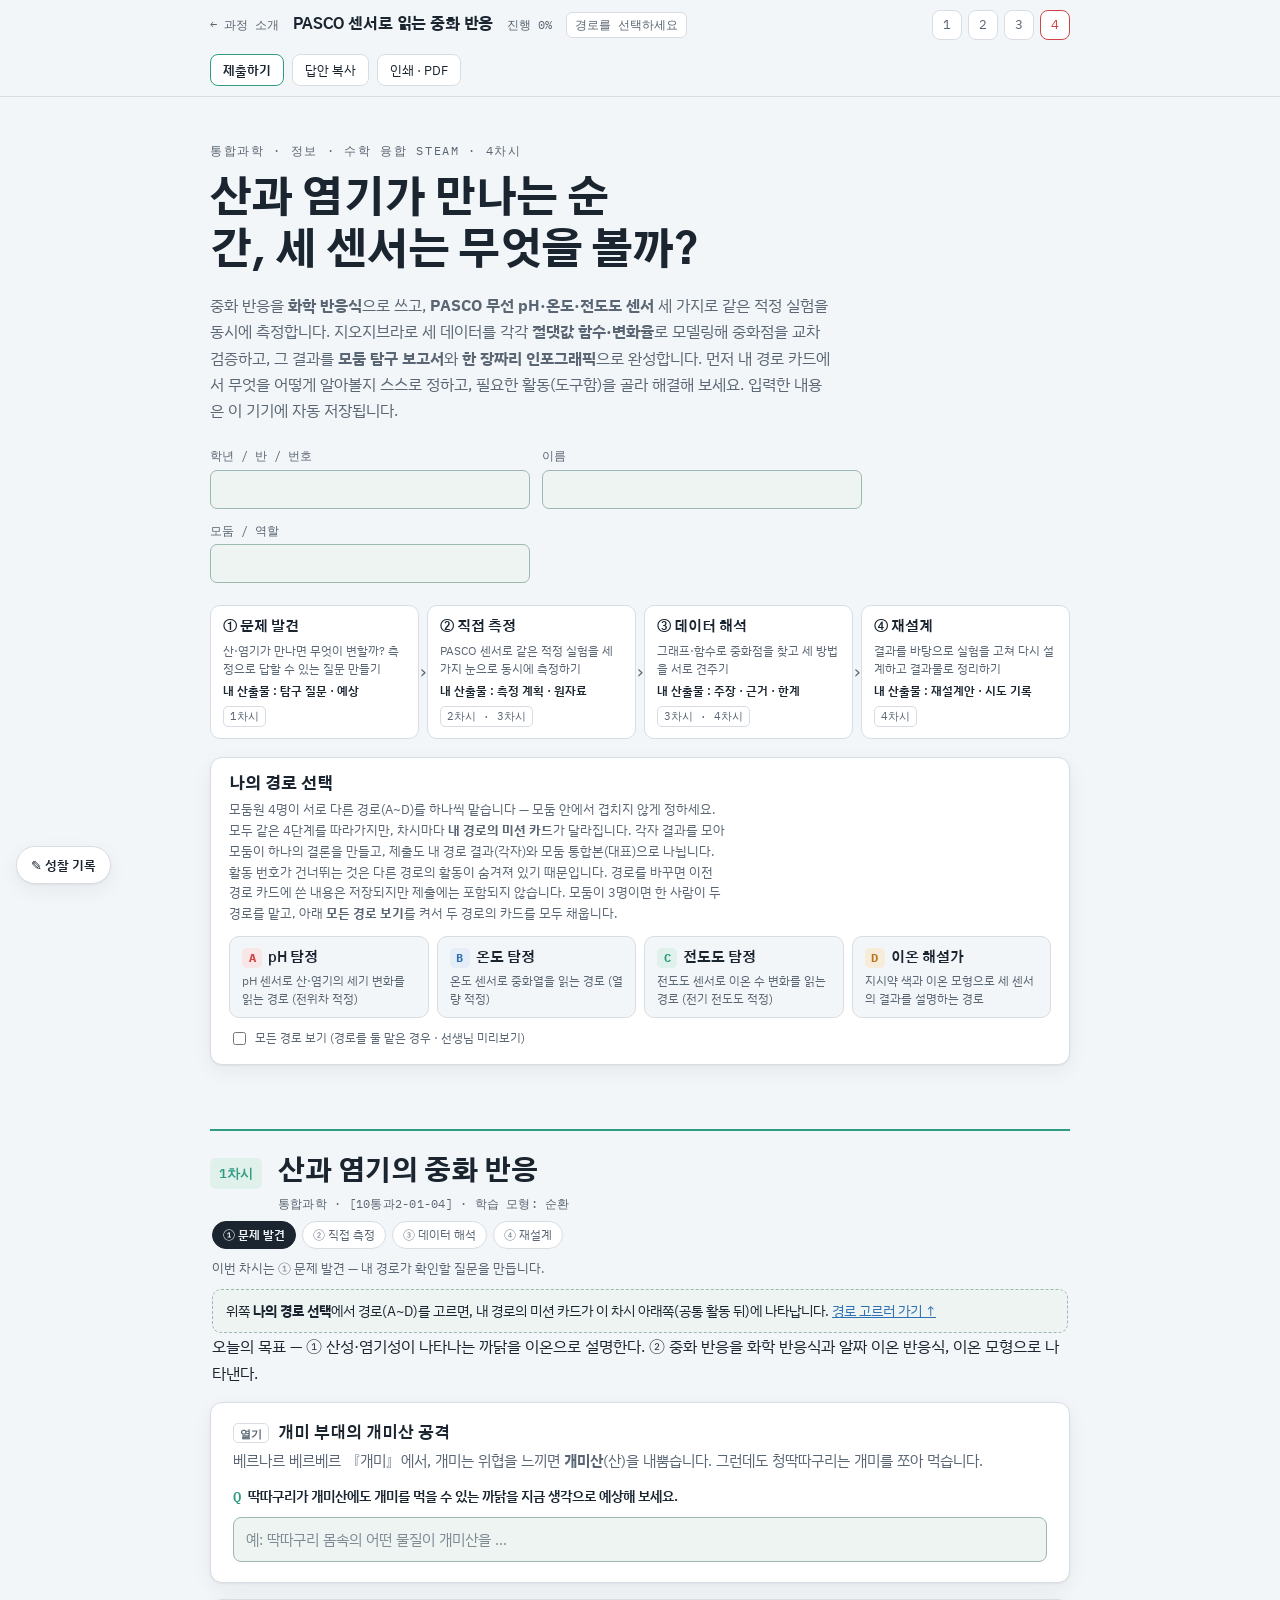
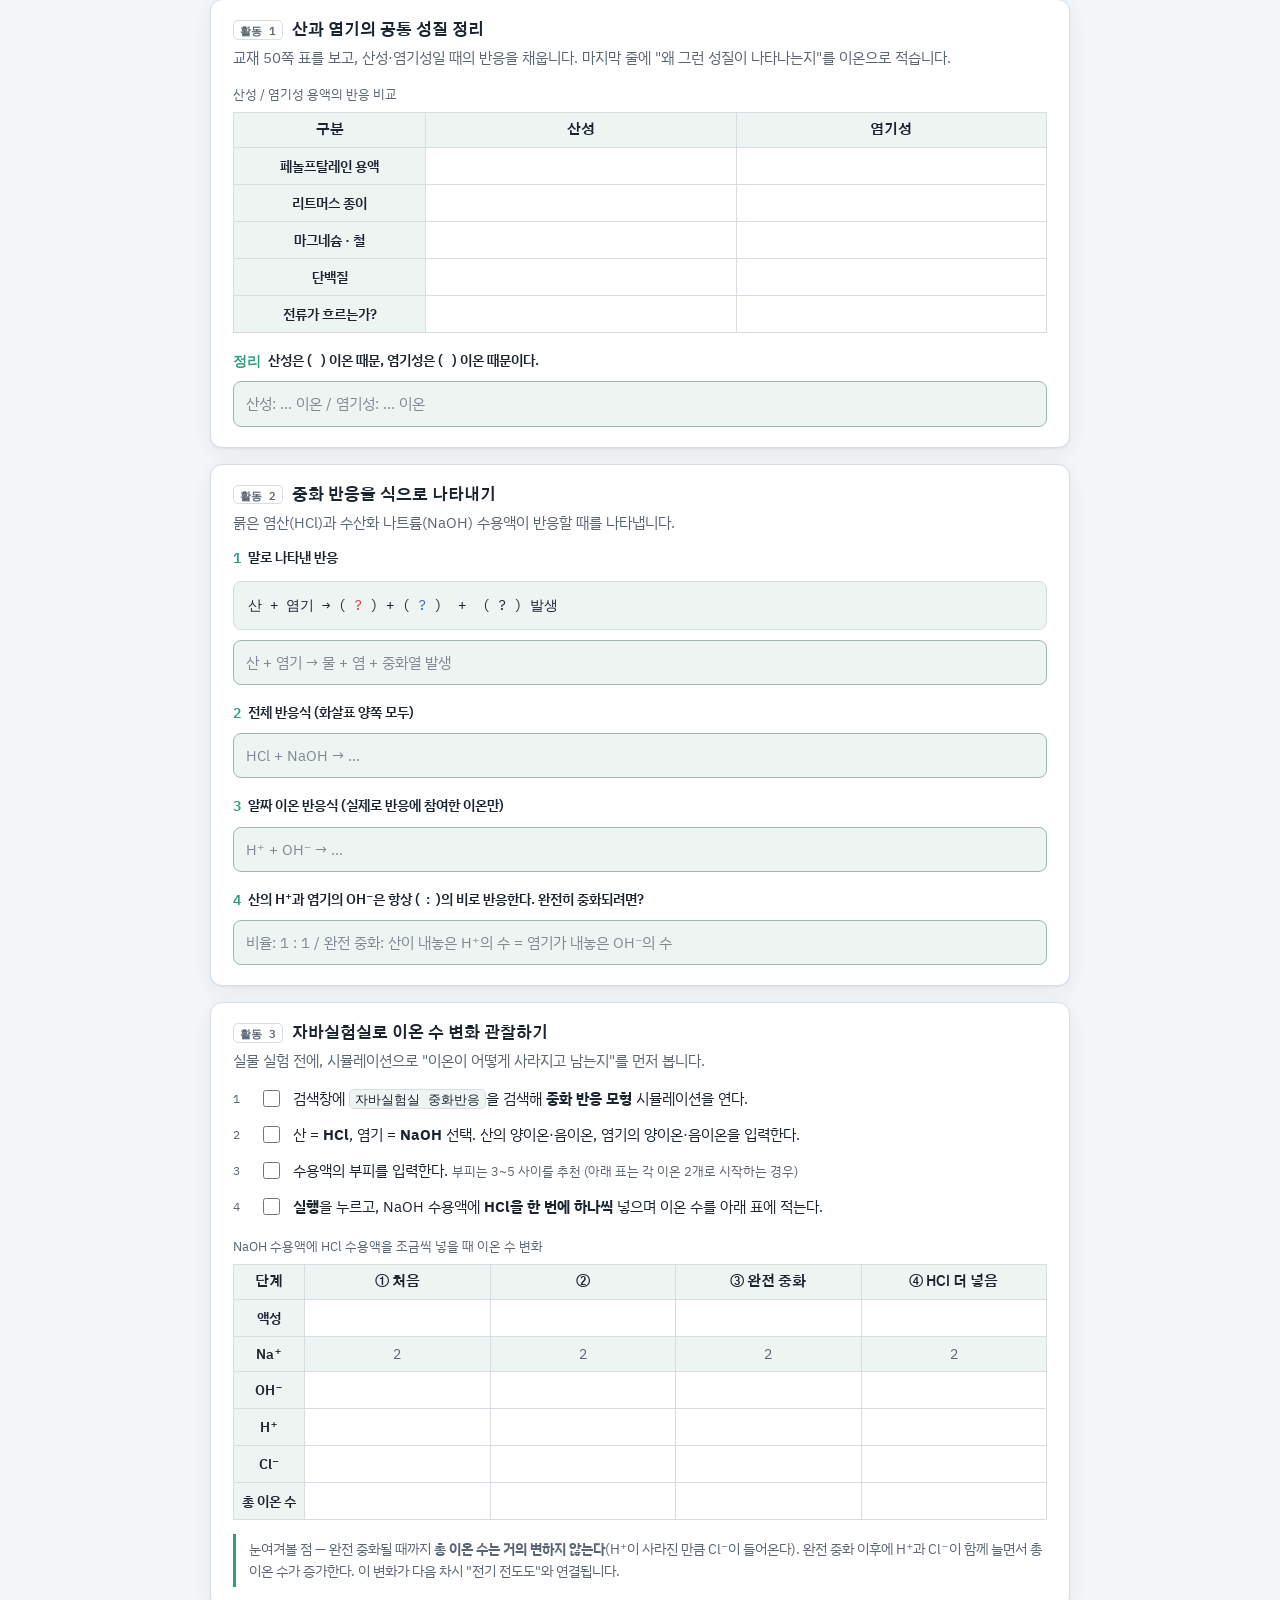
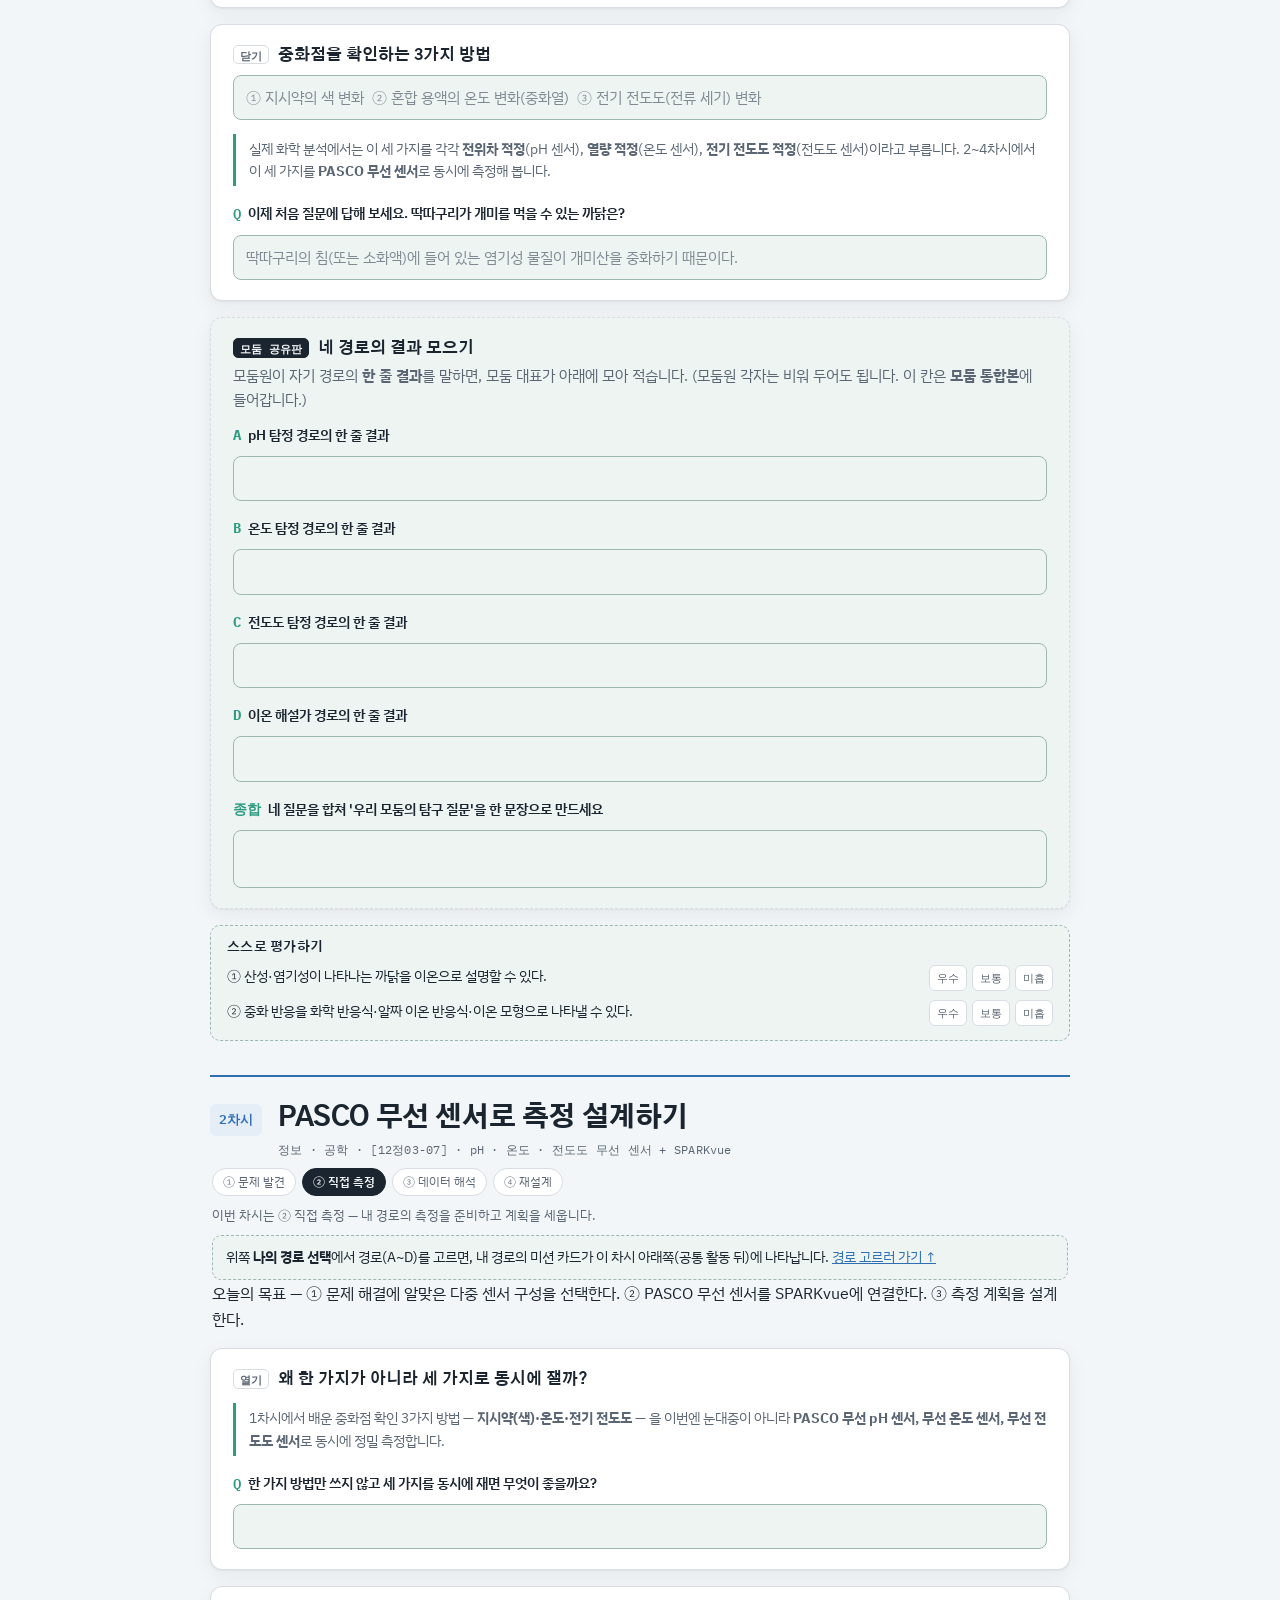
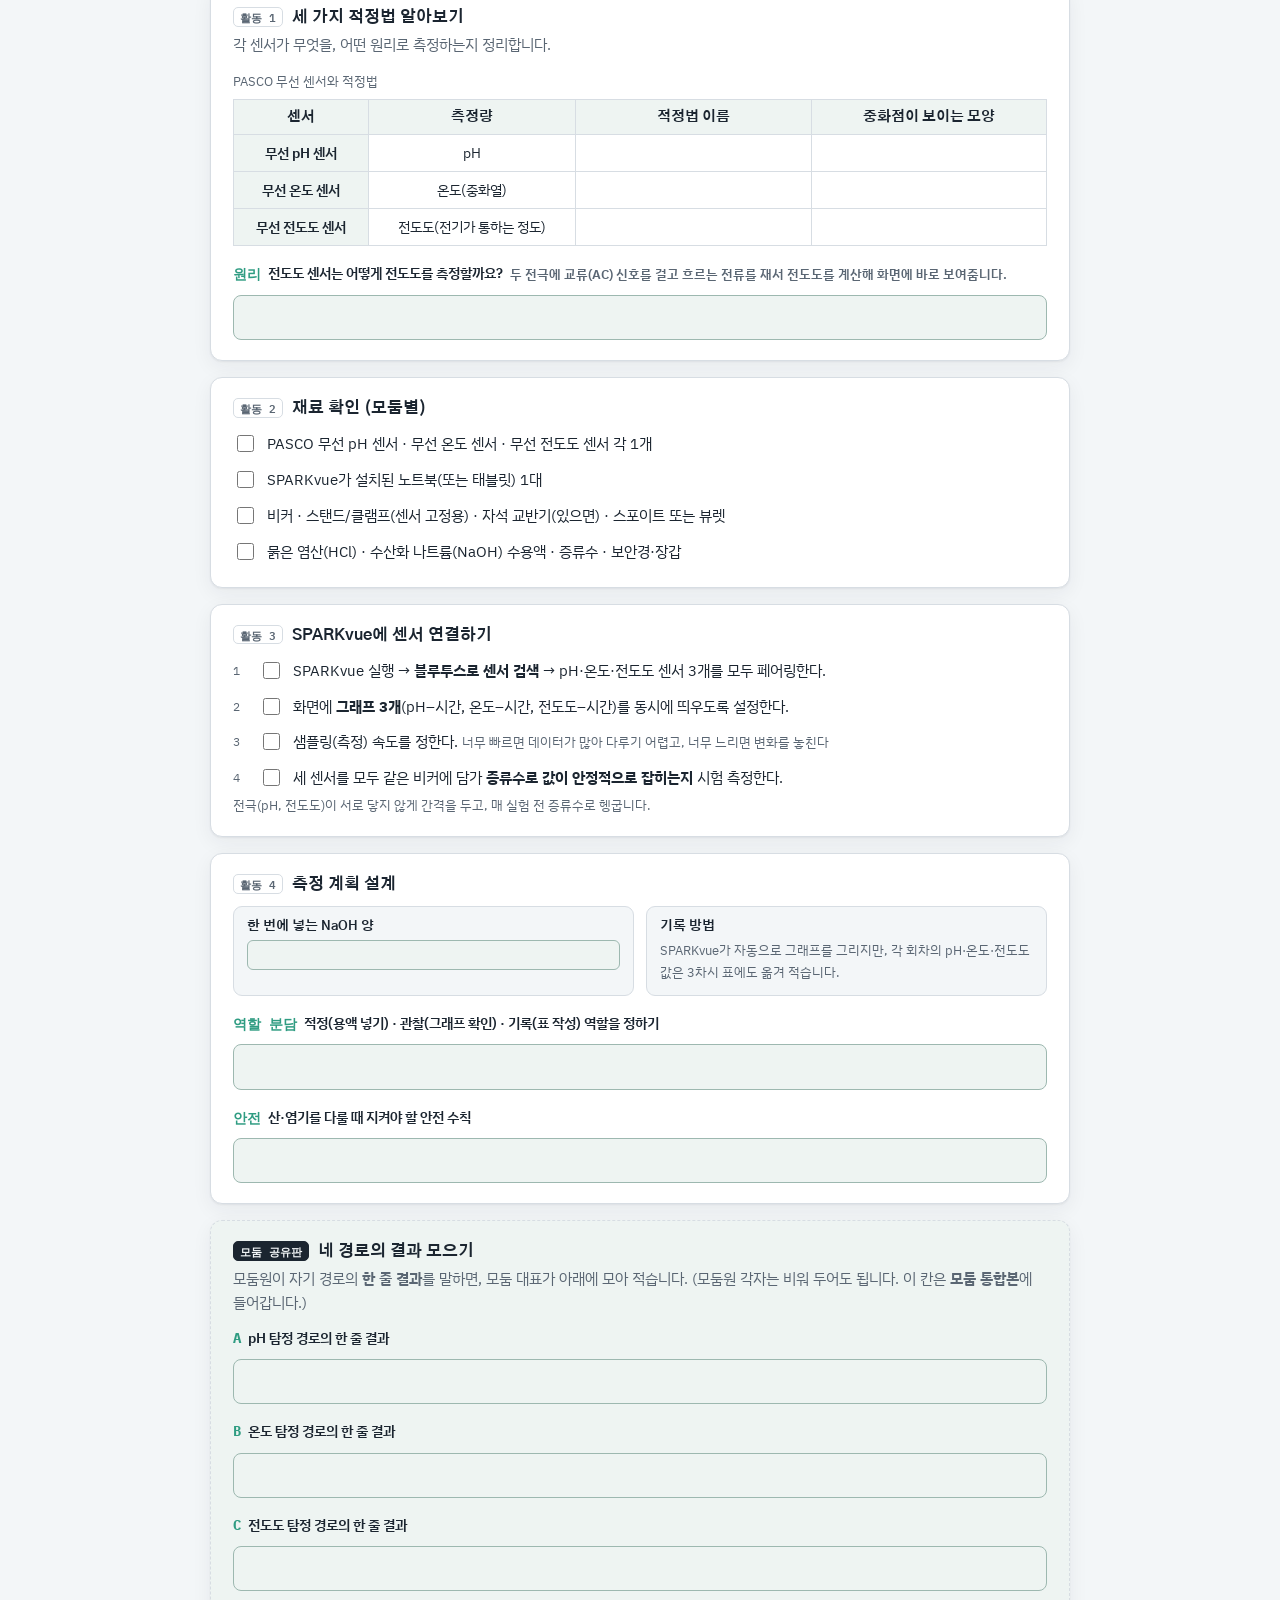
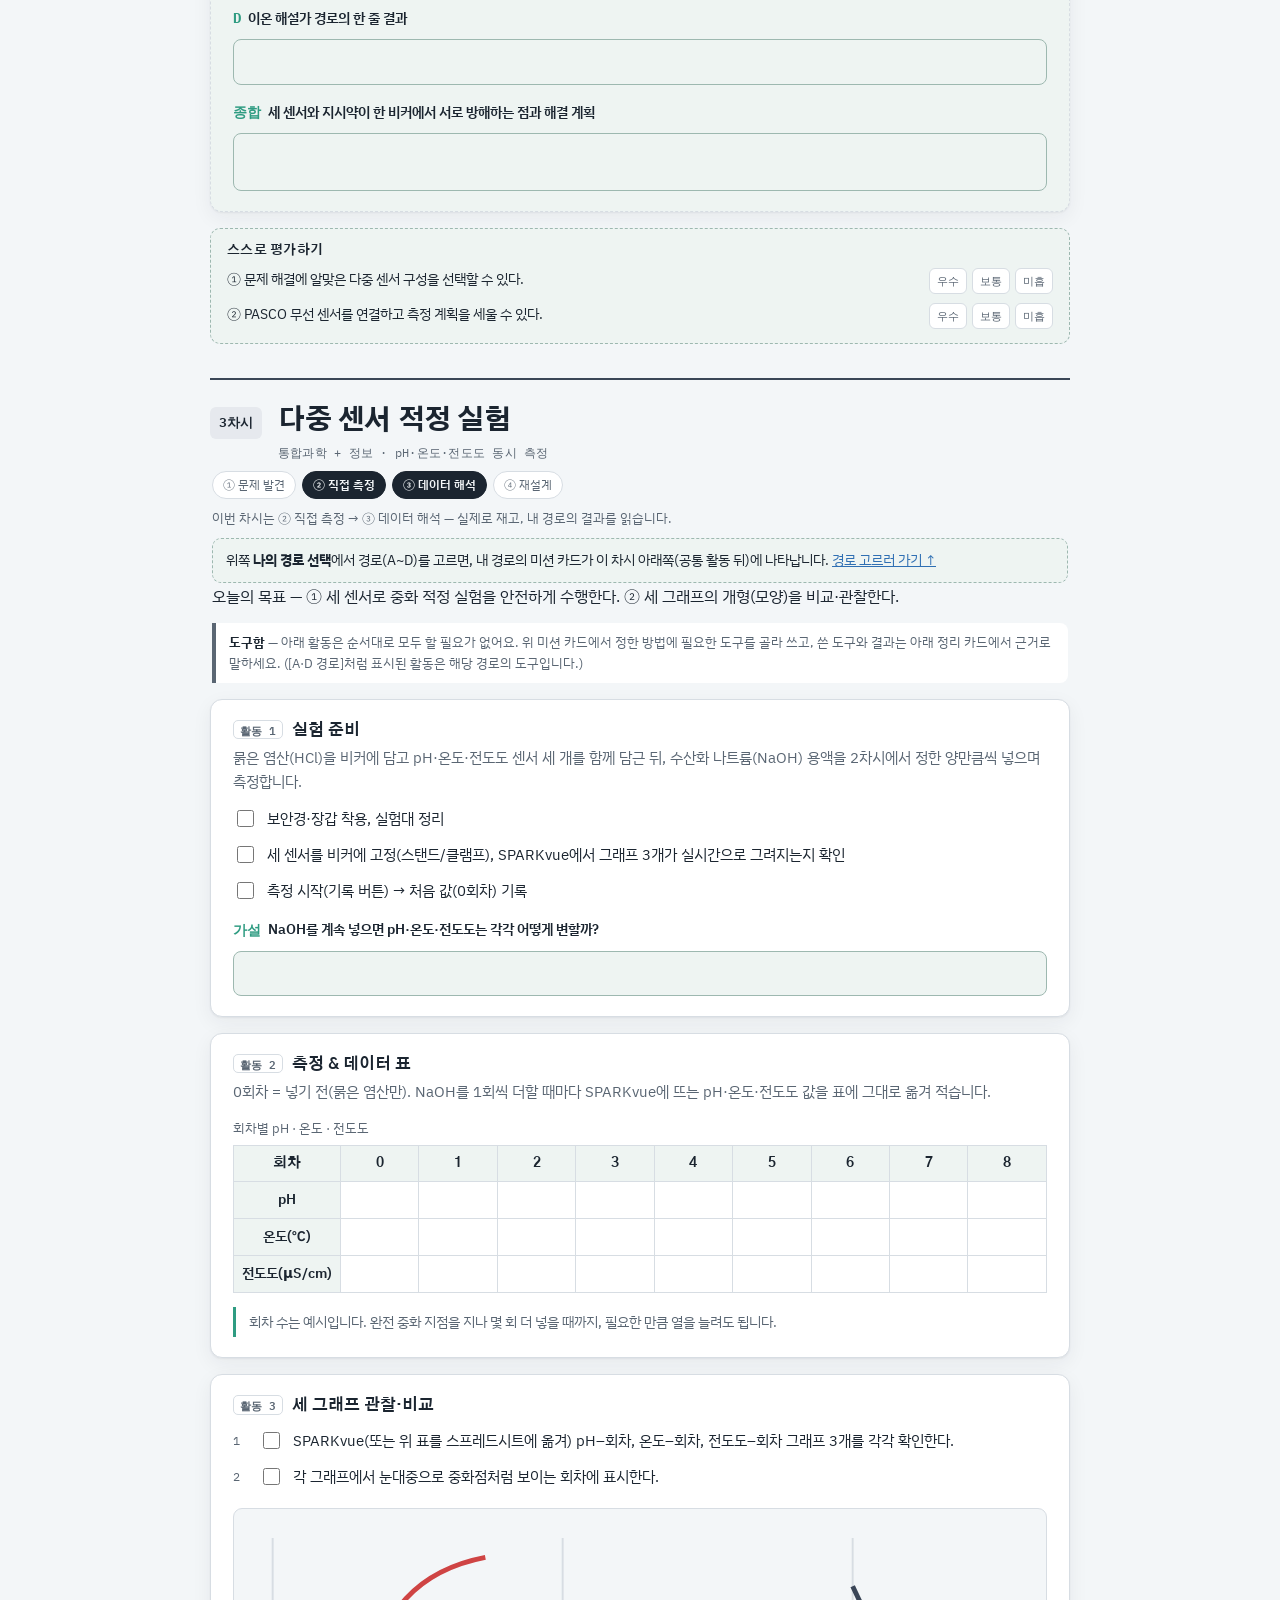
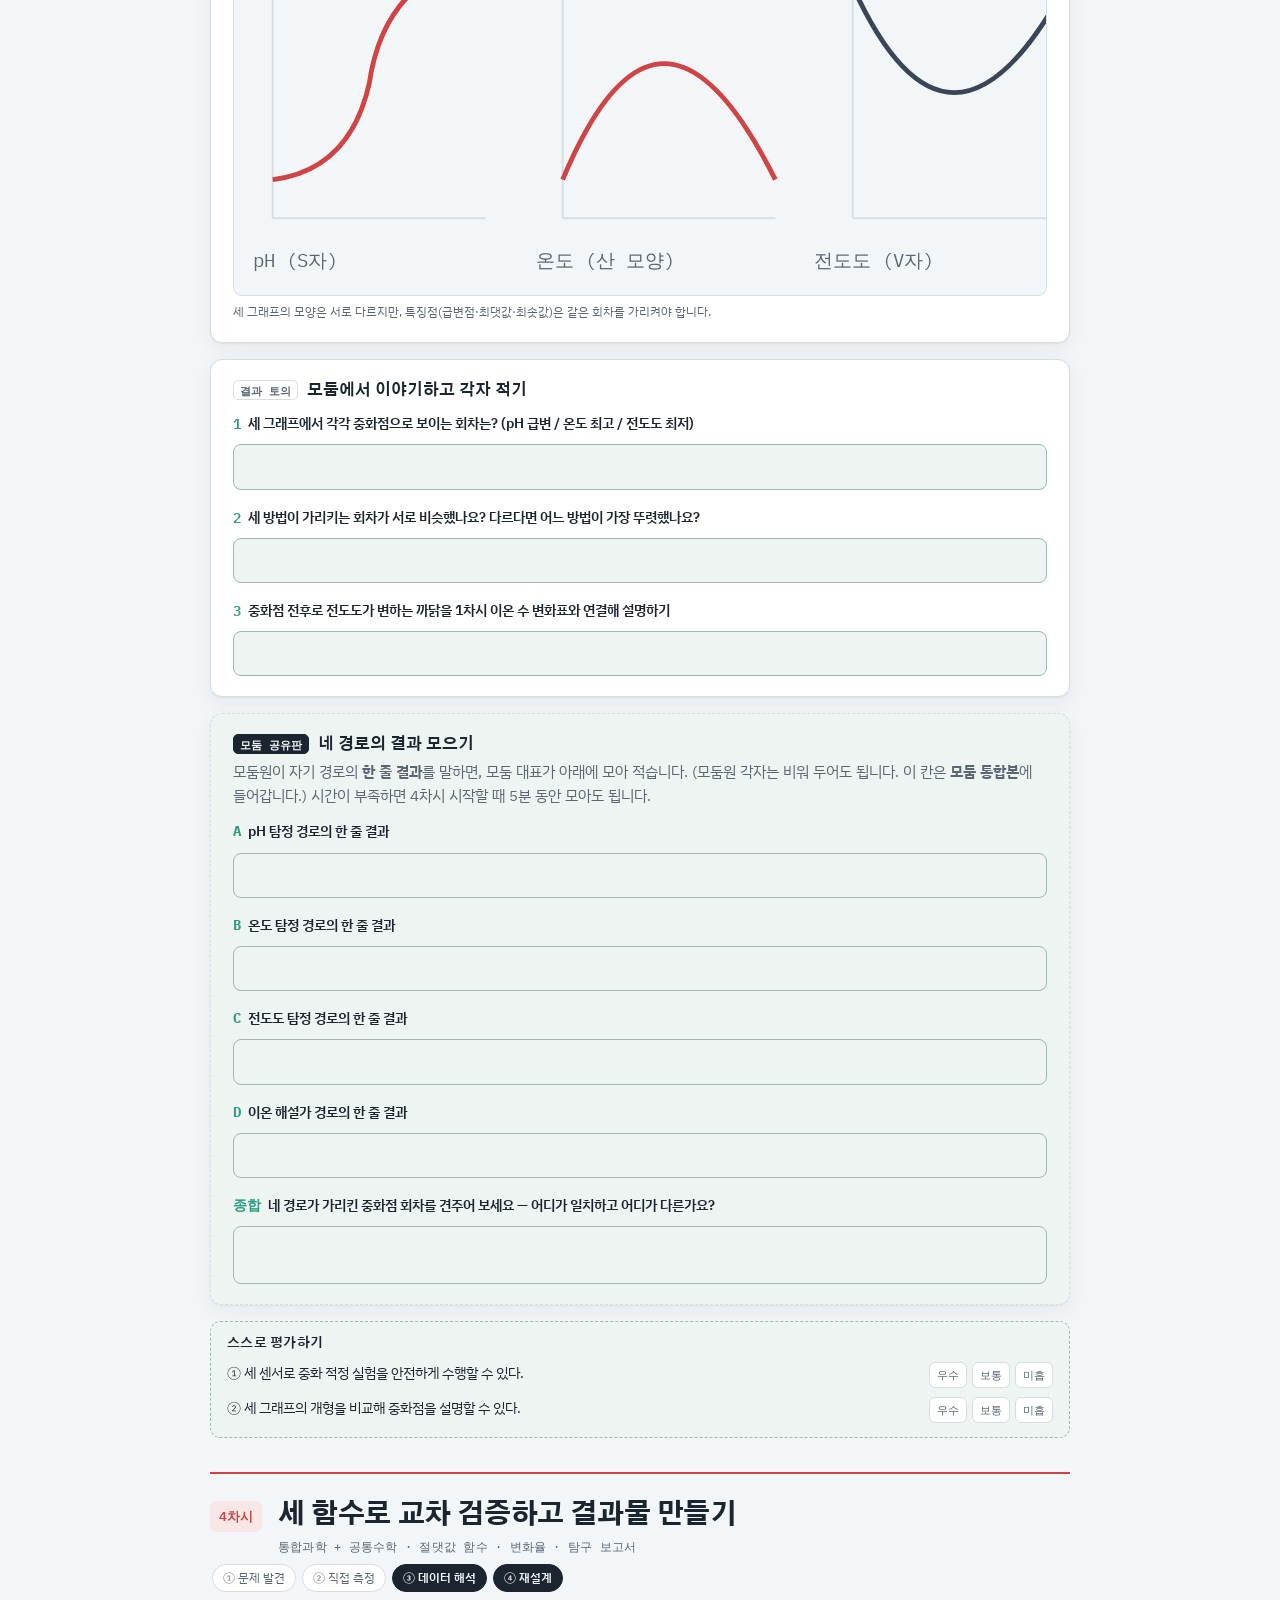
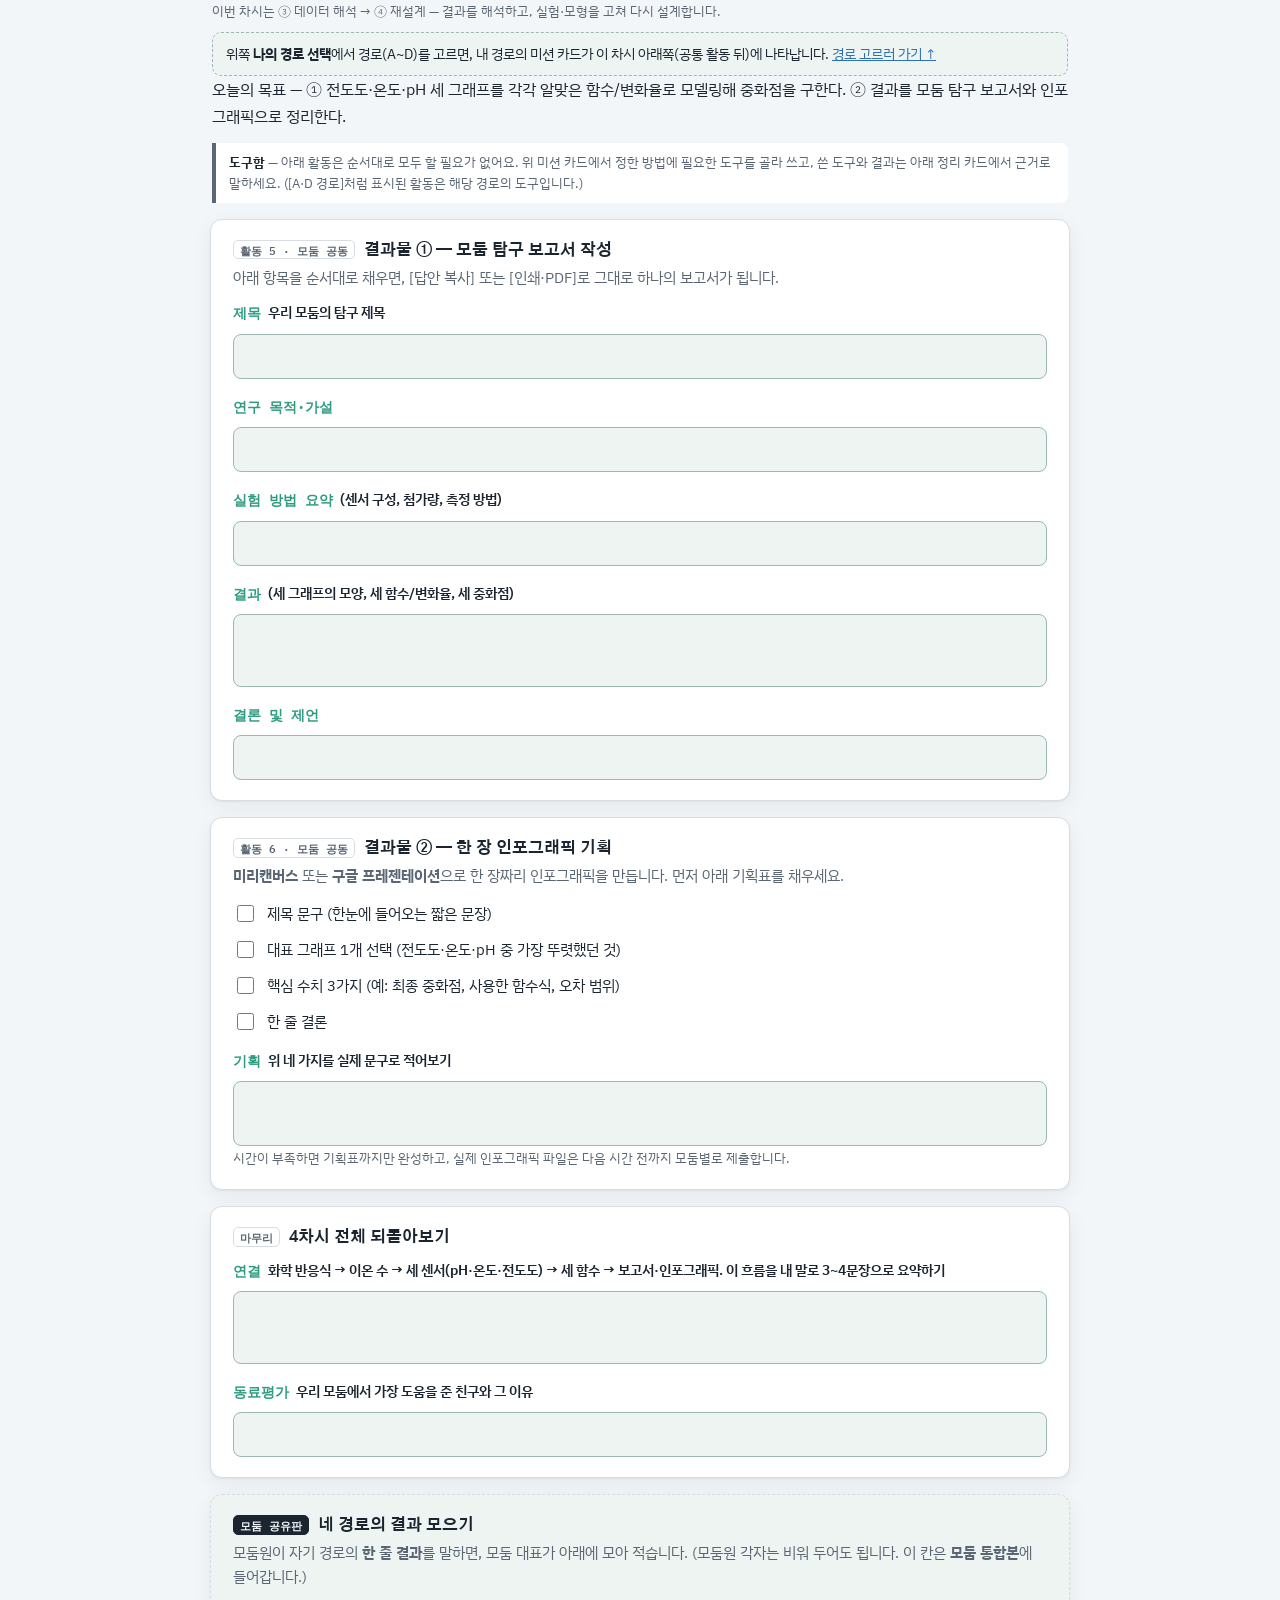
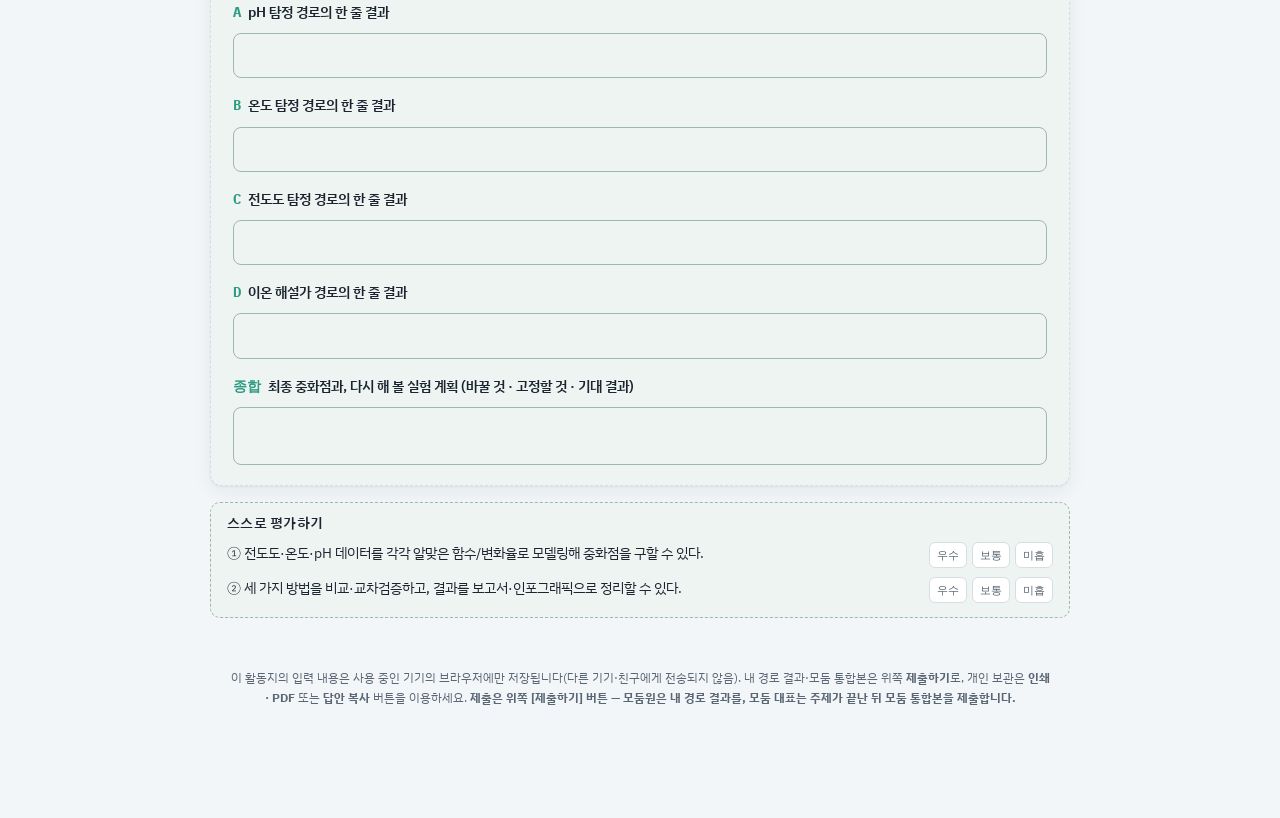
<file: conductivity-neutralization/activity.html>
<!doctype html>
<html lang="ko">
<head>
<meta charset="utf-8">
<meta name="viewport" content="width=device-width, initial-scale=1">
<title>PASCO 센서로 읽는 중화 반응 · 학생 활동지</title>
<meta name="description" content="통합과학·정보·수학 융합 STEAM 4차시 학생 활동지 — PASCO 무선 pH·온도·전도도 센서 다중 측정과 함수 모델링">
<link rel="icon" href="../favicon.svg">
<meta name="color-scheme" content="light dark">
<meta property="og:title" content="PASCO 센서로 읽는 중화 반응 — 학생 활동지">
<meta property="og:description" content="중화 반응 · pH·온도·전도도 3중 측정(PASCO 무선 센서) · 함수 모델링과 탐구 보고서 4차시">
<meta property="og:type" content="website">
<link rel="preconnect" href="https://fonts.googleapis.com">
<link rel="preconnect" href="https://fonts.gstatic.com" crossorigin>
<link rel="stylesheet" href="https://fonts.googleapis.com/css2?family=Gothic+A1:wght@500;700;800&family=IBM+Plex+Sans+KR:wght@400;500;600&family=IBM+Plex+Mono:wght@400;600&display=swap">
<style>
:root{
  --paper:#f3f6f8; --card:#ffffff; --ink:#1b2530; --ink-soft:#5a6673; --line:#d7dde3;
  --acid:#cf4444; --base:#2f6fb3; --neutral:#2f9c82; --data:#3a4657;
  --acid-bg:#f8e7e6; --base-bg:#e5eef7; --neutral-bg:#e0f0eb; --data-bg:#e6e9ee;
  --field:#eef4f2; --field-line:#9db8b0; --focus:#2f9c82;
  --shadow:0 1px 2px rgba(27,37,48,.06),0 6px 20px rgba(27,37,48,.06);
  --f-disp:"Gothic A1","IBM Plex Sans KR",system-ui,sans-serif;
  --f-body:"IBM Plex Sans KR","Noto Sans KR",system-ui,sans-serif;
  --f-mono:"IBM Plex Mono",ui-monospace,monospace;
}
@media (prefers-color-scheme:dark){:root:not([data-theme="light"]){
  --paper:#12181f; --card:#1a2330; --ink:#e7edf3; --ink-soft:#9aa7b4; --line:#2c3846;
  --acid:#e97a7a; --base:#7db2e2; --neutral:#5cc6a9; --data:#aab7c6;
  --acid-bg:#3a2422; --base-bg:#1e2f42; --neutral-bg:#173029; --data-bg:#232d3a;
  --field:#20303a; --field-line:#4a6b62; --focus:#5cc6a9;
  --shadow:0 1px 2px rgba(0,0,0,.3),0 6px 20px rgba(0,0,0,.35);
}}
:root[data-theme="dark"]{
  --paper:#12181f; --card:#1a2330; --ink:#e7edf3; --ink-soft:#9aa7b4; --line:#2c3846;
  --acid:#e97a7a; --base:#7db2e2; --neutral:#5cc6a9; --data:#aab7c6;
  --acid-bg:#3a2422; --base-bg:#1e2f42; --neutral-bg:#173029; --data-bg:#232d3a;
  --field:#20303a; --field-line:#4a6b62; --focus:#5cc6a9;
  --shadow:0 1px 2px rgba(0,0,0,.3),0 6px 20px rgba(0,0,0,.35);
}
*{box-sizing:border-box}
html{scroll-behavior:smooth;scroll-padding-top:88px}
@media (prefers-reduced-motion:reduce){html{scroll-behavior:auto}}
body{margin:0;background:var(--paper);color:var(--ink);font-family:var(--f-body);
  font-size:16px;line-height:1.65;-webkit-text-size-adjust:100%}
h1,h2,h3,h4{font-family:var(--f-disp);line-height:1.25;text-wrap:balance;margin:0}
p{margin:0}
a{color:var(--base)}

/* ---- top bar ---- */
.bar{position:sticky;top:0;z-index:20;background:var(--paper);border-bottom:1px solid var(--line)}
@supports (backdrop-filter:blur(1px)){.bar{background:color-mix(in srgb,var(--paper) 86%,transparent);backdrop-filter:blur(8px)}}
.bar-in{max-width:900px;margin:0 auto;padding:10px 20px;display:flex;align-items:center;gap:14px;flex-wrap:wrap}
.bar strong{font-family:var(--f-disp);font-weight:800;font-size:15px;letter-spacing:-.01em}
.steps{display:flex;gap:6px;margin-left:auto}
.steps a{width:30px;height:30px;display:grid;place-items:center;border-radius:8px;
  font-family:var(--f-mono);font-size:13px;text-decoration:none;color:var(--ink-soft);
  border:1px solid var(--line);background:var(--card)}
.steps a[data-d="sci"]:hover,.steps a[data-d="sci"].on{border-color:var(--neutral);color:var(--neutral)}
.steps a[data-d="info"]:hover,.steps a[data-d="info"].on{border-color:var(--base);color:var(--base)}
.steps a[data-d="data"]:hover,.steps a[data-d="data"].on{border-color:var(--data);color:var(--ink)}
.steps a[data-d="math"]:hover,.steps a[data-d="math"].on{border-color:var(--acid);color:var(--acid)}
.prog{font-family:var(--f-mono);font-size:12px;color:var(--ink-soft);white-space:nowrap}
.tools{display:flex;gap:8px}
.tools button{font-family:var(--f-body);font-size:13px;padding:6px 12px;border-radius:8px;
  border:1px solid var(--line);background:var(--card);color:var(--ink);cursor:pointer}
.tools button:hover{border-color:var(--focus)}
.tools button:focus-visible,.steps a:focus-visible{outline:2px solid var(--focus);outline-offset:2px}

/* ---- shell ---- */
main{max-width:900px;margin:0 auto;padding:0 20px 90px}
.hero{padding:44px 0 30px}
.eyebrow{font-family:var(--f-mono);font-size:12px;letter-spacing:.14em;text-transform:uppercase;color:var(--ink-soft)}
.hero h1{font-size:clamp(28px,4.6vw,42px);font-weight:800;margin:12px 0 14px;letter-spacing:-.02em}
.hero p{max-width:62ch;color:var(--ink-soft)}
.who{display:flex;gap:12px;flex-wrap:wrap;margin-top:22px}
.who label{font-family:var(--f-mono);font-size:12px;color:var(--ink-soft);display:flex;flex-direction:column;gap:4px}
.who input{font-family:var(--f-body);font-size:15px;color:var(--ink);background:var(--field);
  border:1px solid var(--field-line);border-radius:7px;padding:8px 10px;min-width:150px}
.who input:focus-visible{outline:2px solid var(--focus);outline-offset:1px}

/* ---- section ---- */
.cha{margin-top:34px;border-top:2px solid var(--line);padding-top:8px}
.cha-head{display:flex;gap:16px;align-items:flex-start;padding:16px 0 6px}
.cha-num{font-family:var(--f-mono);font-weight:600;font-size:13px;padding:5px 9px;border-radius:6px;white-space:nowrap;margin-top:3px}
.cha-head h2{font-size:clamp(21px,3vw,27px);font-weight:800;letter-spacing:-.015em}
.cha-head .sub{font-family:var(--f-mono);font-size:12px;color:var(--ink-soft);margin-top:5px;letter-spacing:.02em}
[data-d="sci"] .cha-num{background:var(--neutral-bg);color:var(--neutral)}
[data-d="info"] .cha-num{background:var(--base-bg);color:var(--base)}
[data-d="data"] .cha-num{background:var(--data-bg);color:var(--ink)}
[data-d="math"] .cha-num{background:var(--acid-bg);color:var(--acid)}
[data-d="sci"]{border-top-color:var(--neutral)}
[data-d="info"]{border-top-color:var(--base)}
[data-d="data"]{border-top-color:var(--data)}
[data-d="math"]{border-top-color:var(--acid)}

.act{background:var(--card);border:1px solid var(--line);border-radius:12px;
  box-shadow:var(--shadow);padding:20px 22px;margin-top:16px}
.act > h3{font-size:16px;font-weight:700;display:flex;gap:9px;align-items:baseline}
.act > h3 .tag{font-family:var(--f-mono);font-size:11px;font-weight:600;color:var(--ink-soft);
  border:1px solid var(--line);border-radius:5px;padding:2px 6px;flex:none}
.act p.lead{color:var(--ink-soft);font-size:14.5px;margin-top:6px}
.mission{font-family:var(--f-body);font-size:14px;background:var(--field);border:1px solid var(--field-line);
  border-radius:8px;padding:10px 13px;margin-top:12px}
.mission b{font-family:var(--f-disp);font-weight:700}

ol.todo,ul.todo{margin:14px 0 0;padding:0;list-style:none;display:flex;flex-direction:column;gap:9px}
ol.todo li,ul.todo li{display:flex;gap:10px;align-items:flex-start;font-size:14.5px}
.todo input[type=checkbox]{flex:none;width:17px;height:17px;margin-top:3px;accent-color:var(--focus);cursor:pointer}
.todo .n{font-family:var(--f-mono);font-size:12px;color:var(--ink-soft);flex:none;margin-top:2px;min-width:16px}
.todo code,.act code{font-family:var(--f-mono);font-size:12.5px;background:var(--field);
  border:1px solid var(--line);border-radius:5px;padding:1px 5px}
.hint{font-size:12.5px;color:var(--ink-soft);margin-top:2px}

.write{display:block;font-family:var(--f-body);font-size:14.5px;line-height:1.6;color:var(--ink);
  background:var(--field);border:1px solid var(--field-line);border-radius:8px;
  padding:10px 12px;margin-top:10px;min-height:2.6em;white-space:pre-wrap;word-break:break-word}
.write:focus-visible{outline:2px solid var(--focus);outline-offset:1px}
.write:empty:before{content:attr(data-ph);color:var(--ink-soft);opacity:.75}
.qlabel{font-size:13.5px;font-weight:600;margin-top:16px;display:flex;gap:7px}
.qlabel .b{color:var(--focus);font-family:var(--f-mono);flex:none}
.qlabel:first-of-type{margin-top:12px}

.tbl-wrap{overflow-x:auto;margin-top:14px}
table{border-collapse:collapse;width:100%;font-size:13.5px;min-width:440px}
caption{text-align:left;font-size:12.5px;color:var(--ink-soft);margin-bottom:7px}
th,td{border:1px solid var(--line);padding:6px 8px;text-align:center;font-variant-numeric:tabular-nums}
thead th{background:var(--field);font-family:var(--f-disp);font-weight:700}
tbody th{background:var(--field);font-weight:600;white-space:nowrap}
td input{width:100%;min-width:44px;border:none;background:transparent;font-family:var(--f-mono);
  font-size:13.5px;text-align:center;color:var(--ink);padding:3px 2px}
td input:focus-visible{outline:2px solid var(--focus);outline-offset:-2px;border-radius:3px}
td.fixed{background:var(--field);font-family:var(--f-mono);color:var(--ink-soft)}

.fml{font-family:var(--f-mono);font-size:14px;background:var(--field);border:1px solid var(--line);
  border-radius:8px;padding:12px 14px;margin-top:12px;overflow-x:auto}
.callout{font-size:13.5px;border-left:3px solid var(--focus);padding:4px 0 4px 13px;margin-top:14px;color:var(--ink-soft)}
.two{display:grid;grid-template-columns:1fr 1fr;gap:12px;margin-top:12px}
@media (max-width:620px){.two{grid-template-columns:1fr}}
.two .box{border:1px solid var(--line);border-radius:9px;padding:12px 13px;background:var(--paper)}
.two .box h4{font-size:13px;font-weight:700;font-family:var(--f-disp)}
.two .box p{font-size:13px;color:var(--ink-soft);margin-top:5px}

figure{margin:16px 0 0}
figure svg{width:100%;height:auto;display:block;background:var(--paper);border:1px solid var(--line);border-radius:9px}
figure svg .ax{stroke:var(--line)}
figure svg .curve-data{stroke:var(--data)}
figure svg .curve-fn{stroke:var(--acid)}
figure svg .pt{fill:var(--neutral)}
figure svg .lbl{fill:var(--ink-soft);font-family:var(--f-mono)}
figure svg .lbl-n{fill:var(--neutral);font-family:var(--f-mono)}
figure svg .lbl-a{fill:var(--acid);font-family:var(--f-mono)}
figcaption{font-size:12px;color:var(--ink-soft);margin-top:6px}

.selfcheck{margin-top:16px;border:1px dashed var(--field-line);border-radius:10px;padding:14px 16px;background:var(--field)}
.selfcheck h4{font-family:var(--f-disp);font-size:13px;font-weight:700;letter-spacing:.02em}
.selfcheck .row{display:flex;gap:10px;align-items:flex-start;font-size:13.5px;margin-top:9px}
.selfcheck .opts{margin-left:auto;display:flex;gap:5px;flex:none}
.selfcheck .opts label{font-family:var(--f-mono);font-size:11px;border:1px solid var(--line);border-radius:6px;
  padding:3px 7px;cursor:pointer;background:var(--card);color:var(--ink-soft)}
.selfcheck .opts input{position:absolute;opacity:0;width:0;height:0}
.selfcheck .opts input:checked + span{color:var(--focus);font-weight:600}
.selfcheck .opts label:has(input:checked){border-color:var(--focus)}

footer{max-width:900px;margin:30px auto 0;padding:20px;font-size:12px;color:var(--ink-soft);text-align:center}

.saved{position:fixed;right:16px;bottom:16px;font-family:var(--f-mono);font-size:11px;
  background:var(--card);border:1px solid var(--line);border-radius:20px;padding:6px 13px;
  color:var(--ink-soft);box-shadow:var(--shadow);opacity:0;transition:opacity .3s;z-index:30}
.saved.show{opacity:1}
@media (prefers-reduced-motion:reduce){.saved{transition:none}}

@media print{
  .bar,.tools,.saved,.steps{display:none!important}
  body{background:#fff;color:#000;font-size:11.5pt}
  main{max-width:none;padding:0}
  .act{box-shadow:none;break-inside:avoid;border-color:#bbb}
  .cha{break-before:page}
  .hero{padding:0 0 16px}
  .write,.who input,td input{background:#fff;border-color:#999}
  .write:empty:before{content:""}
  figure svg{border-color:#999}
}
</style>
<style>
*,*::before,*::after{box-sizing:border-box}
html{color-scheme:light dark}
body{margin:0}
img{max-width:100%}
[hidden]{display:none!important}
</style>
<link rel="stylesheet" href="../paths.css">
</head>
<body>

<div class="bar">
  <div class="bar-in">
    <a href="./" style="text-decoration:none;color:var(--ink-soft);font-family:var(--f-mono);font-size:12px;flex:none">← 과정 소개</a>
    <strong>PASCO 센서로 읽는 중화 반응</strong>
    <span class="prog" id="prog">진행 0%</span>
    <span class="mypath" id="mypath" role="button" tabindex="0" title="나의 경로 선택으로 이동">경로를 선택하세요</span>
    <nav class="steps" aria-label="차시 이동">
      <a href="#cha1" data-d="sci">1</a>
      <a href="#cha2" data-d="info">2</a>
      <a href="#cha3" data-d="data">3</a>
      <a href="#cha4" data-d="math">4</a>
    </nav>
    <div class="tools">
      <button id="btn-copy" type="button">답안 복사</button>
      <button id="btn-print" type="button">인쇄 · PDF</button>
    </div>
  </div>
</div>

<main>
  <header class="hero">
    <div class="eyebrow">통합과학 · 정보 · 수학 융합 STEAM · 4차시</div>
    <h1>산과 염기가 만나는 순간, 세 센서는 무엇을 볼까?</h1>
    <p>중화 반응을 <b>화학 반응식</b>으로 쓰고, <b>PASCO 무선 pH·온도·전도도 센서</b> 세 가지로
      같은 적정 실험을 동시에 측정합니다. 지오지브라로 세 데이터를 각각 <b>절댓값 함수·변화율</b>로 모델링해
      중화점을 교차 검증하고, 그 결과를 <b>모둠 탐구 보고서</b>와 <b>한 장짜리 인포그래픽</b>으로 완성합니다.
      먼저 내 경로 카드에서 무엇을 어떻게 알아볼지 스스로 정하고, 필요한 활동(도구함)을 골라 해결해 보세요. 입력한 내용은 이 기기에 자동 저장됩니다.</p>
    <div class="who">
      <label>학년 / 반 / 번호 <input id="w-id" data-field="w-id" autocomplete="off"></label>
      <label>이름 <input id="w-name" data-field="w-name" autocomplete="off"></label>
      <label>모둠 / 역할 <input id="w-team" data-field="w-team" autocomplete="off"></label>
    </div>
    <div class="cycle" aria-label="4단계 탐구 사이클">
      <div class="cy"><b>① 문제 발견</b><span>산·염기가 만나면 무엇이 변할까? 측정으로 답할 수 있는 질문 만들기</span><span class="out">내 산출물 : 탐구 질문 · 예상</span><em>1차시</em></div>
      <div class="cy"><b>② 직접 측정</b><span>PASCO 센서로 같은 적정 실험을 세 가지 눈으로 동시에 측정하기</span><span class="out">내 산출물 : 측정 계획 · 원자료</span><em>2차시 · 3차시</em></div>
      <div class="cy"><b>③ 데이터 해석</b><span>그래프·함수로 중화점을 찾고 세 방법을 서로 견주기</span><span class="out">내 산출물 : 주장 · 근거 · 한계</span><em>3차시 · 4차시</em></div>
      <div class="cy"><b>④ 재설계</b><span>결과를 바탕으로 실험을 고쳐 다시 설계하고 결과물로 정리하기</span><span class="out">내 산출물 : 재설계안 · 시도 기록</span><em>4차시</em></div>
    </div>
    <div class="pathsel" id="pathsel">
      <h2>나의 경로 선택</h2>
      <p>모둠원 4명이 서로 다른 경로(A~D)를 하나씩 맡습니다 — 모둠 안에서 겹치지 않게 정하세요. 모두 같은 4단계를 따라가지만, 차시마다 <b>내 경로의 미션 카드</b>가 달라집니다. 각자 결과를 모아 모둠이 하나의 결론을 만들고, 제출도 내 경로 결과(각자)와 모둠 통합본(대표)으로 나뉩니다. 활동 번호가 건너뛰는 것은 다른 경로의 활동이 숨겨져 있기 때문입니다. 경로를 바꾸면 이전 경로 카드에 쓴 내용은 저장되지만 제출에는 포함되지 않습니다. 모둠이 3명이면 한 사람이 두 경로를 맡고, 아래 <b>모든 경로 보기</b>를 켜서 두 경로의 카드를 모두 채웁니다.</p>
      <div class="pcards" role="radiogroup" aria-label="나의 경로">
        <label class="pcard" data-l="A"><input type="radio" name="w-path" data-field="w-path" data-q="내 경로" value="A"><b data-k="A">pH 탐정</b><span>pH 센서로 산·염기의 세기 변화를 읽는 경로 (전위차 적정)</span></label>
        <label class="pcard" data-l="B"><input type="radio" name="w-path" data-field="w-path" data-q="내 경로" value="B"><b data-k="B">온도 탐정</b><span>온도 센서로 중화열을 읽는 경로 (열량 적정)</span></label>
        <label class="pcard" data-l="C"><input type="radio" name="w-path" data-field="w-path" data-q="내 경로" value="C"><b data-k="C">전도도 탐정</b><span>전도도 센서로 이온 수 변화를 읽는 경로 (전기 전도도 적정)</span></label>
        <label class="pcard" data-l="D"><input type="radio" name="w-path" data-field="w-path" data-q="내 경로" value="D"><b data-k="D">이온 해설가</b><span>지시약 색과 이온 모형으로 세 센서의 결과를 설명하는 경로</span></label>
      </div>
      <div class="pathtools"><label><input type="checkbox" id="pathall"> 모든 경로 보기 (경로를 둘 맡은 경우 · 선생님 미리보기)</label></div>
    </div>
  </header>

  <!-- ================= 1차시 ================= -->
  <section class="cha" id="cha1" data-d="sci">
    <div class="cha-head">
      <span class="cha-num">1차시</span>
      <div>
        <h2>산과 염기의 중화 반응</h2>
        <div class="sub">통합과학 · [10통과2-01-04] · 학습 모형: 순환</div>
      </div>
    </div>
    <div class="stagebar" aria-label="탐구 사이클 단계"><span class="st on">① 문제 발견</span><span class="st">② 직접 측정</span><span class="st">③ 데이터 해석</span><span class="st">④ 재설계</span><span class="stnote">이번 차시는 ① 문제 발견 — 내 경로가 확인할 질문을 만듭니다. <a class="gomission" data-n="1" href="#pathsel">내 경로 미션으로 ↓</a></span></div>
    <div class="nopath-note">위쪽 <b>나의 경로 선택</b>에서 경로(A~D)를 고르면, 내 경로의 미션 카드가 이 차시 아래쪽(공통 활동 뒤)에 나타납니다. <a href="#pathsel">경로 고르러 가기 ↑</a></div>
    <p class="lead" style="padding:0 2px">오늘의 목표 — ① 산성·염기성이 나타나는 까닭을 이온으로 설명한다.
      ② 중화 반응을 화학 반응식과 알짜 이온 반응식, 이온 모형으로 나타낸다.</p>

    <div class="act">
      <h3><span class="tag">열기</span> 개미 부대의 개미산 공격</h3>
      <p class="lead">베르나르 베르베르 『개미』에서, 개미는 위협을 느끼면 <b>개미산</b>(산)을 내뿜습니다.
        그런데도 청딱따구리는 개미를 쪼아 먹습니다.</p>
      <div class="qlabel"><span class="b">Q</span> 딱따구리가 개미산에도 개미를 먹을 수 있는 까닭을 지금 생각으로 예상해 보세요.</div>
      <div class="write" contenteditable="true" data-field="c1-hook" data-q="1차시 열기: 딱따구리가 개미를 먹을 수 있는 까닭 예상" data-ph="예: 딱따구리 몸속의 어떤 물질이 개미산을 …"></div>
    </div>

    <div class="act">
      <h3><span class="tag">활동 1</span> 산과 염기의 공통 성질 정리</h3>
      <p class="lead">교재 50쪽 표를 보고, 산성·염기성일 때의 반응을 채웁니다. 마지막 줄에 "왜 그런 성질이 나타나는지"를 이온으로 적습니다.</p>
      <div class="tbl-wrap">
        <table>
          <caption>산성 / 염기성 용액의 반응 비교</caption>
          <thead><tr><th>구분</th><th>산성</th><th>염기성</th></tr></thead>
          <tbody>
            <tr><th>페놀프탈레인 용액</th><td><input data-field="c1t-a1" data-q="산-페놀프탈레인"></td><td><input data-field="c1t-b1" data-q="염기-페놀프탈레인"></td></tr>
            <tr><th>리트머스 종이</th><td><input data-field="c1t-a2" data-q="산-리트머스"></td><td><input data-field="c1t-b2" data-q="염기-리트머스"></td></tr>
            <tr><th>마그네슘 · 철</th><td><input data-field="c1t-a3" data-q="산-금속"></td><td><input data-field="c1t-b3" data-q="염기-금속"></td></tr>
            <tr><th>단백질</th><td><input data-field="c1t-a4" data-q="산-단백질"></td><td><input data-field="c1t-b4" data-q="염기-단백질"></td></tr>
            <tr><th>전류가 흐르는가?</th><td><input data-field="c1t-a5" data-q="산-전류"></td><td><input data-field="c1t-b5" data-q="염기-전류"></td></tr>
          </tbody>
        </table>
      </div>
      <div class="qlabel"><span class="b">정리</span> 산성은 (&nbsp;&nbsp;&nbsp;) 이온 때문, 염기성은 (&nbsp;&nbsp;&nbsp;) 이온 때문이다.</div>
      <div class="write" contenteditable="true" data-field="c1-ions" data-q="산성/염기성이 나타나는 까닭(이온)" data-ph="산성: … 이온 / 염기성: … 이온"></div>
    </div>

    <div class="act">
      <h3><span class="tag">활동 2</span> 중화 반응을 식으로 나타내기</h3>
      <p class="lead">묽은 염산(HCl)과 수산화 나트륨(NaOH) 수용액이 반응할 때를 나타냅니다.</p>
      <div class="qlabel"><span class="b">1</span> 말로 나타낸 반응</div>
      <div class="fml">산 + 염기 &rarr; (&nbsp;<span style="color:var(--acid)">?</span>&nbsp;) + (&nbsp;<span style="color:var(--base)">?</span>&nbsp;) &nbsp;+&nbsp; (&nbsp;?&nbsp;) 발생</div>
      <div class="write" contenteditable="true" data-field="c1-word" data-q="중화: 산+염기 → ? + ? + ? 발생" data-ph="산 + 염기 → 물 + 염 + 중화열 발생"></div>
      <div class="qlabel"><span class="b">2</span> 전체 반응식 (화살표 양쪽 모두)</div>
      <div class="write" contenteditable="true" data-field="c1-full" data-q="전체 반응식" data-ph="HCl + NaOH → …"></div>
      <div class="qlabel"><span class="b">3</span> 알짜 이온 반응식 (실제로 반응에 참여한 이온만)</div>
      <div class="write" contenteditable="true" data-field="c1-net" data-q="알짜 이온 반응식" data-ph="H⁺ + OH⁻ → …"></div>
      <div class="qlabel"><span class="b">4</span> 산의 H⁺과 염기의 OH⁻은 항상 (&nbsp;&nbsp;:&nbsp;&nbsp;)의 비로 반응한다. 완전히 중화되려면?</div>
      <div class="write" contenteditable="true" data-field="c1-ratio" data-q="H⁺:OH⁻ 비와 완전 중화 조건" data-ph="비율: 1 : 1 / 완전 중화: 산이 내놓은 H⁺의 수 = 염기가 내놓은 OH⁻의 수"></div>
    </div>

    <div class="act">
      <h3><span class="tag">활동 3</span> 자바실험실로 이온 수 변화 관찰하기</h3>
      <p class="lead">실물 실험 전에, 시뮬레이션으로 "이온이 어떻게 사라지고 남는지"를 먼저 봅니다.</p>
      <ol class="todo">
        <li><span class="n">1</span><label><input type="checkbox" data-field="c1s-1"></label><div>검색창에 <code>자바실험실 중화반응</code>을 검색해 <b>중화 반응 모형</b> 시뮬레이션을 연다.</div></li>
        <li><span class="n">2</span><label><input type="checkbox" data-field="c1s-2"></label><div>산 = <b>HCl</b>, 염기 = <b>NaOH</b> 선택. 산의 양이온·음이온, 염기의 양이온·음이온을 입력한다.</div></li>
        <li><span class="n">3</span><label><input type="checkbox" data-field="c1s-3"></label><div>수용액의 부피를 입력한다. <span class="hint">부피는 3~5 사이를 추천 (아래 표는 각 이온 2개로 시작하는 경우)</span></div></li>
        <li><span class="n">4</span><label><input type="checkbox" data-field="c1s-4"></label><div><b>실행</b>을 누르고, NaOH 수용액에 <b>HCl을 한 번에 하나씩</b> 넣으며 이온 수를 아래 표에 적는다.</div></li>
      </ol>
      <div class="tbl-wrap">
        <table>
          <caption>NaOH 수용액에 HCl 수용액을 조금씩 넣을 때 이온 수 변화</caption>
          <thead><tr><th>단계</th><th>① 처음</th><th>②</th><th>③ 완전 중화</th><th>④ HCl 더 넣음</th></tr></thead>
          <tbody>
            <tr><th>액성</th><td><input data-field="c1i-p0" data-q="이온표 액성 ①"></td><td><input data-field="c1i-p1" data-q="이온표 액성 ②"></td><td><input data-field="c1i-p2" data-q="이온표 액성 ③"></td><td><input data-field="c1i-p3" data-q="이온표 액성 ④"></td></tr>
            <tr><th>Na⁺</th><td class="fixed">2</td><td class="fixed">2</td><td class="fixed">2</td><td class="fixed">2</td></tr>
            <tr><th>OH⁻</th><td><input data-field="c1i-oh0"></td><td><input data-field="c1i-oh1"></td><td><input data-field="c1i-oh2"></td><td><input data-field="c1i-oh3"></td></tr>
            <tr><th>H⁺</th><td><input data-field="c1i-h0"></td><td><input data-field="c1i-h1"></td><td><input data-field="c1i-h2"></td><td><input data-field="c1i-h3"></td></tr>
            <tr><th>Cl⁻</th><td><input data-field="c1i-cl0"></td><td><input data-field="c1i-cl1"></td><td><input data-field="c1i-cl2"></td><td><input data-field="c1i-cl3"></td></tr>
            <tr><th>총 이온 수</th><td><input data-field="c1i-t0"></td><td><input data-field="c1i-t1"></td><td><input data-field="c1i-t2"></td><td><input data-field="c1i-t3"></td></tr>
          </tbody>
        </table>
      </div>
      <div class="callout">눈여겨볼 점 — 완전 중화될 때까지 <b>총 이온 수는 거의 변하지 않는다</b>(H⁺이 사라진 만큼 Cl⁻이 들어온다).
        완전 중화 이후에 H⁺과 Cl⁻이 함께 늘면서 총 이온 수가 증가한다. 이 변화가 다음 차시 "전기 전도도"와 연결됩니다.</div>
    </div>

    <div class="act pm" id="pm1-A" data-p="A" data-l="A">
      <h3><span class="tag">경로 A · pH 탐정</span> pH가 알려 줄 질문 만들기</h3>
      <p class="lead">중화가 진행되면 pH는 어떻게 변할까요? 내가 pH 센서로 확인할 수 있는 질문을 정합니다.</p>
      <div class="qlabel"><span class="b">1</span> 내가 던질 탐구 질문 한 문장</div>
      <div class="write" contenteditable="true" data-field="p1A-1" data-q="[1차시 경로A] 내가 던질 탐구 질문 한 문장" data-ph="예: 염산에 NaOH를 조금씩 넣을 때 pH는 어떤 모양으로 변할까?"></div>
      <div class="qlabel"><span class="b">2</span> 예상 그래프 — 가로: 넣은 NaOH 양, 세로: pH. 모양을 말로 설명해 보세요</div>
      <div class="write" contenteditable="true" data-field="p1A-2" data-q="[1차시 경로A] 예상 그래프 — 가로: 넣은 NaOH 양, 세로: pH. 모양을 말로 설명해 보세요" data-ph="예: 처음엔 천천히 오르다가 어느 지점에서 갑자기 크게 오른다"></div>
      <div class="qlabel"><span class="b">3</span> pH 센서만으로는 알 수 없는 것은? (다른 경로에 부탁할 것)</div>
      <div class="write" contenteditable="true" data-field="p1A-3" data-q="[1차시 경로A] pH 센서만으로는 알 수 없는 것은? (다른 경로에 부탁할 것)" data-ph="예: 온도 변화, 이온 수"></div>
    </div>

    <div class="act pm" id="pm1-B" data-p="B" data-l="B">
      <h3><span class="tag">경로 B · 온도 탐정</span> 중화열이 알려 줄 질문 만들기</h3>
      <p class="lead">중화 반응이 일어나면 온도가 변합니다. 내가 온도 센서로 확인할 수 있는 질문을 정합니다.</p>
      <div class="qlabel"><span class="b">1</span> 내가 던질 탐구 질문 한 문장</div>
      <div class="write" contenteditable="true" data-field="p1B-1" data-q="[1차시 경로B] 내가 던질 탐구 질문 한 문장" data-ph="예: NaOH를 넣을수록 용액 온도는 계속 오를까?"></div>
      <div class="qlabel"><span class="b">2</span> 온도가 변하는 까닭을 '에너지' 관점에서 설명해 보세요 (산 + 염기 → 물 + 염 + 중화열)</div>
      <div class="write" contenteditable="true" data-field="p1B-2" data-q="[1차시 경로B] 온도가 변하는 까닭을 &#x27;에너지&#x27; 관점에서 설명해 보세요 (산 + 염기 → 물 + 염 +" data-ph=""></div>
      <div class="qlabel"><span class="b">3</span> 온도 센서가 놓칠 수 있는 것은? (예: 주변으로 빠져나가는 열)</div>
      <div class="write" contenteditable="true" data-field="p1B-3" data-q="[1차시 경로B] 온도 센서가 놓칠 수 있는 것은? (예: 주변으로 빠져나가는 열)" data-ph=""></div>
    </div>

    <div class="act pm" id="pm1-C" data-p="C" data-l="C">
      <h3><span class="tag">경로 C · 전도도 탐정</span> 이온 수가 알려 줄 질문 만들기</h3>
      <p class="lead">활동 3의 이온 수 변화표를 떠올려 보세요. 이온이 많을수록 전기가 잘 통합니다.</p>
      <div class="qlabel"><span class="b">1</span> 내가 던질 탐구 질문 한 문장</div>
      <div class="write" contenteditable="true" data-field="p1C-1" data-q="[1차시 경로C] 내가 던질 탐구 질문 한 문장" data-ph="예: 중화가 진행될수록 전도도는 어떻게 달라질까?"></div>
      <div class="qlabel"><span class="b">2</span> 이온 수 표를 보고 전도도를 예상해 보세요 — ① 처음 → ③ 완전 중화 → ④ HCl(또는 NaOH) 더 넣음</div>
      <div class="write" contenteditable="true" data-field="p1C-2" data-q="[1차시 경로C] 이온 수 표를 보고 전도도를 예상해 보세요 — ① 처음 → ③ 완전 중화 → ④ HCl" data-ph="예: 처음 크다 → 줄어 최저 → 다시 커진다"></div>
      <div class="qlabel"><span class="b">3</span> 전도도 센서만으로는 구별할 수 없는 것은?</div>
      <div class="write" contenteditable="true" data-field="p1C-3" data-q="[1차시 경로C] 전도도 센서만으로는 구별할 수 없는 것은?" data-ph="예: 어떤 이온이 많은지(종류)"></div>
    </div>

    <div class="act pm" id="pm1-D" data-p="D" data-l="D">
      <h3><span class="tag">경로 D · 이온 해설가</span> 지시약과 이온 모형으로 질문 만들기</h3>
      <p class="lead">지시약은 색으로, 이온 모형은 그림으로 중화를 보여 줍니다. 두 가지로 세 센서의 결과를 설명할 준비를 합니다.</p>
      <div class="qlabel"><span class="b">1</span> 지시약(예: 페놀프탈레인)의 색이 바뀌는 순간, 비커 속 H⁺와 OH⁻는 어떤 상태일까요?</div>
      <div class="write" contenteditable="true" data-field="p1D-1" data-q="[1차시 경로D] 지시약(예: 페놀프탈레인)의 색이 바뀌는 순간, 비커 속 H⁺와 OH⁻는 어떤 상태일까" data-ph=""></div>
      <div class="qlabel"><span class="b">2</span> 처음 / 완전 중화 / 더 넣은 뒤 — 세 시점의 이온 모형 그림을 어떻게 그릴지 글로 계획하세요</div>
      <div class="write" contenteditable="true" data-field="p1D-2" data-q="[1차시 경로D] 처음 / 완전 중화 / 더 넣은 뒤 — 세 시점의 이온 모형 그림을 어떻게 그릴지 글로" data-ph=""></div>
      <div class="qlabel"><span class="b">3</span> 세 센서의 결과가 서로 다르게 나올 수 있는 까닭을 미리 예상해 보세요</div>
      <div class="write" contenteditable="true" data-field="p1D-3" data-q="[1차시 경로D] 세 센서의 결과가 서로 다르게 나올 수 있는 까닭을 미리 예상해 보세요" data-ph=""></div>
    </div>

    <div class="act">
      <h3><span class="tag">닫기</span> 중화점을 확인하는 3가지 방법</h3>
      <div class="write" contenteditable="true" data-field="c1-methods" data-q="중화점 확인 방법 3가지" data-ph="① 지시약의 색 변화  ② 혼합 용액의 온도 변화(중화열)  ③ 전기 전도도(전류 세기) 변화"></div>
      <div class="callout">실제 화학 분석에서는 이 세 가지를 각각 <b>전위차 적정</b>(pH 센서), <b>열량 적정</b>(온도 센서),
        <b>전기 전도도 적정</b>(전도도 센서)이라고 부릅니다. 2~4차시에서 이 세 가지를 <b>PASCO 무선 센서</b>로 동시에 측정해 봅니다.</div>
      <div class="qlabel"><span class="b">Q</span> 이제 처음 질문에 답해 보세요. 딱따구리가 개미를 먹을 수 있는 까닭은?</div>
      <div class="write" contenteditable="true" data-field="c1-answer" data-q="1차시 닫기: 개미 질문 최종 답" data-ph="딱따구리의 침(또는 소화액)에 들어 있는 염기성 물질이 개미산을 중화하기 때문이다."></div>
    </div>

    <div class="act team-only teamboard">
      <h3><span class="tag">모둠 공유판</span> 네 경로의 결과 모으기</h3>
      <p class="lead">모둠원이 자기 경로의 <b>한 줄 결과</b>를 말하면, 모둠 대표가 아래에 모아 적습니다. (모둠원 각자는 비워 두어도 됩니다. 이 칸은 <b>모둠 통합본</b>에 들어갑니다.)</p>
      <div class="qlabel"><span class="b">A</span> pH 탐정 경로의 한 줄 결과</div>
      <div class="write" contenteditable="true" data-field="tb1-A" data-q="[모둠 1차시] A경로(pH 탐정) 한 줄 결과" data-ph=""></div>
      <div class="qlabel"><span class="b">B</span> 온도 탐정 경로의 한 줄 결과</div>
      <div class="write" contenteditable="true" data-field="tb1-B" data-q="[모둠 1차시] B경로(온도 탐정) 한 줄 결과" data-ph=""></div>
      <div class="qlabel"><span class="b">C</span> 전도도 탐정 경로의 한 줄 결과</div>
      <div class="write" contenteditable="true" data-field="tb1-C" data-q="[모둠 1차시] C경로(전도도 탐정) 한 줄 결과" data-ph=""></div>
      <div class="qlabel"><span class="b">D</span> 이온 해설가 경로의 한 줄 결과</div>
      <div class="write" contenteditable="true" data-field="tb1-D" data-q="[모둠 1차시] D경로(이온 해설가) 한 줄 결과" data-ph=""></div>
      <div class="qlabel"><span class="b">종합</span> 네 질문을 합쳐 '우리 모둠의 탐구 질문'을 한 문장으로 만드세요</div>
      <div class="write" contenteditable="true" data-field="tb1-sum" data-q="[모둠 1차시] 종합: 네 질문을 합쳐 &#x27;우리 모둠의 탐구 질문&#x27;을 한 문장으로 만드세요" data-ph="" style="min-height:4em"></div>
    </div>

    <div class="selfcheck">
      <h4>스스로 평가하기</h4>
      <div class="row"><span>① 산성·염기성이 나타나는 까닭을 이온으로 설명할 수 있다.</span>
        <span class="opts"><label><input type="radio" name="sc1a" data-field="sc1a" value="우수"><span>우수</span></label><label><input type="radio" name="sc1a" data-field="sc1a" value="보통"><span>보통</span></label><label><input type="radio" name="sc1a" data-field="sc1a" value="미흡"><span>미흡</span></label></span></div>
      <div class="row"><span>② 중화 반응을 화학 반응식·알짜 이온 반응식·이온 모형으로 나타낼 수 있다.</span>
        <span class="opts"><label><input type="radio" name="sc1b" data-field="sc1b" value="우수"><span>우수</span></label><label><input type="radio" name="sc1b" data-field="sc1b" value="보통"><span>보통</span></label><label><input type="radio" name="sc1b" data-field="sc1b" value="미흡"><span>미흡</span></label></span></div>
    </div>
  </section>

  <!-- ================= 2차시 ================= -->
  <section class="cha" id="cha2" data-d="info">
    <div class="cha-head">
      <span class="cha-num">2차시</span>
      <div>
        <h2>PASCO 무선 센서로 측정 설계하기</h2>
        <div class="sub">정보 · 공학 · [12정03-07] · pH · 온도 · 전도도 무선 센서 + SPARKvue</div>
      </div>
    </div>
    <div class="stagebar" aria-label="탐구 사이클 단계"><span class="st">① 문제 발견</span><span class="st on">② 직접 측정</span><span class="st">③ 데이터 해석</span><span class="st">④ 재설계</span><span class="stnote">이번 차시는 ② 직접 측정 — 내 경로의 측정을 준비하고 계획을 세웁니다. <a class="gomission" data-n="2" href="#pathsel">내 경로 미션으로 ↓</a></span></div>
    <div class="nopath-note">위쪽 <b>나의 경로 선택</b>에서 경로(A~D)를 고르면, 내 경로의 미션 카드가 이 차시 아래쪽(공통 활동 뒤)에 나타납니다. <a href="#pathsel">경로 고르러 가기 ↑</a></div>
    <p class="lead" style="padding:0 2px">오늘의 목표 — ① 문제 해결에 알맞은 다중 센서 구성을 선택한다.
      ② PASCO 무선 센서를 SPARKvue에 연결한다. ③ 측정 계획을 설계한다.</p>

    <div class="act">
      <h3><span class="tag">열기</span> 왜 한 가지가 아니라 세 가지로 동시에 잴까?</h3>
      <div class="callout">1차시에서 배운 중화점 확인 3가지 방법 — <b>지시약(색)·온도·전기 전도도</b> — 을 이번엔 눈대중이 아니라
        <b>PASCO 무선 pH 센서, 무선 온도 센서, 무선 전도도 센서</b>로 동시에 정밀 측정합니다.</div>
      <div class="qlabel"><span class="b">Q</span> 한 가지 방법만 쓰지 않고 세 가지를 동시에 재면 무엇이 좋을까요?</div>
      <div class="write" contenteditable="true" data-field="c2-hook" data-q="세 가지를 동시에 측정하는 이유" data-ph=""></div>
    </div>

    <div class="act">
      <h3><span class="tag">활동 1</span> 세 가지 적정법 알아보기</h3>
      <p class="lead">각 센서가 무엇을, 어떤 원리로 측정하는지 정리합니다.</p>
      <div class="tbl-wrap">
        <table>
          <caption>PASCO 무선 센서와 적정법</caption>
          <thead><tr><th>센서</th><th>측정량</th><th>적정법 이름</th><th>중화점이 보이는 모양</th></tr></thead>
          <tbody>
            <tr><th>무선 pH 센서</th><td>pH</td><td><input data-field="c2t-r1"></td><td><input data-field="c2t-s1"></td></tr>
            <tr><th>무선 온도 센서</th><td>온도(중화열)</td><td><input data-field="c2t-r2"></td><td><input data-field="c2t-s2"></td></tr>
            <tr><th>무선 전도도 센서</th><td>전도도(전기가 통하는 정도)</td><td><input data-field="c2t-r3"></td><td><input data-field="c2t-s3"></td></tr>
          </tbody>
        </table>
      </div>
      <div class="qlabel"><span class="b">원리</span> 전도도 센서는 어떻게 전도도를 측정할까요? <span class="hint">두 전극에 교류(AC) 신호를 걸고 흐르는 전류를 재서 전도도를 계산해 화면에 바로 보여줍니다.</span></div>
      <div class="write" contenteditable="true" data-field="c2-formula" data-q="전도도 센서의 측정 원리" data-ph=""></div>
    </div>

    <div class="act">
      <h3><span class="tag">활동 2</span> 재료 확인 (모둠별)</h3>
      <ul class="todo">
        <li><label><input type="checkbox" data-field="c2m-1"></label><div>PASCO 무선 pH 센서 · 무선 온도 센서 · 무선 전도도 센서 각 1개</div></li>
        <li><label><input type="checkbox" data-field="c2m-2"></label><div>SPARKvue가 설치된 노트북(또는 태블릿) 1대</div></li>
        <li><label><input type="checkbox" data-field="c2m-3"></label><div>비커 · 스탠드/클램프(센서 고정용) · 자석 교반기(있으면) · 스포이트 또는 뷰렛</div></li>
        <li><label><input type="checkbox" data-field="c2m-4"></label><div>묽은 염산(HCl) · 수산화 나트륨(NaOH) 수용액 · 증류수 · 보안경·장갑</div></li>
      </ul>
    </div>

    <div class="act">
      <h3><span class="tag">활동 3</span> SPARKvue에 센서 연결하기</h3>
      <ol class="todo">
        <li><span class="n">1</span><label><input type="checkbox" data-field="c2h-1"></label><div>SPARKvue 실행 → <b>블루투스로 센서 검색</b> → pH·온도·전도도 센서 3개를 모두 페어링한다.</div></li>
        <li><span class="n">2</span><label><input type="checkbox" data-field="c2h-2"></label><div>화면에 <b>그래프 3개</b>(pH–시간, 온도–시간, 전도도–시간)를 동시에 띄우도록 설정한다.</div></li>
        <li><span class="n">3</span><label><input type="checkbox" data-field="c2h-3"></label><div>샘플링(측정) 속도를 정한다. <span class="hint">너무 빠르면 데이터가 많아 다루기 어렵고, 너무 느리면 변화를 놓친다</span></div></li>
        <li><span class="n">4</span><label><input type="checkbox" data-field="c2h-4"></label><div>세 센서를 모두 같은 비커에 담가 <b>증류수로 값이 안정적으로 잡히는지</b> 시험 측정한다.</div></li>
      </ol>
      <div class="hint">전극(pH, 전도도)이 서로 닿지 않게 간격을 두고, 매 실험 전 증류수로 헹굽니다.</div>
    </div>

    <div class="act">
      <h3><span class="tag">활동 4</span> 측정 계획 설계</h3>
      <div class="two">
        <div class="box"><h4>한 번에 넣는 NaOH 양</h4><p><input style="width:100%;font-family:var(--f-mono);background:var(--field);border:1px solid var(--field-line);border-radius:6px;padding:5px 8px;color:var(--ink)" data-field="c2-step" data-q="1회 NaOH 첨가량"></p></div>
        <div class="box"><h4>기록 방법</h4><p>SPARKvue가 자동으로 그래프를 그리지만, 각 회차의 pH·온도·전도도 값은 3차시 표에도 옮겨 적습니다.</p></div>
      </div>
      <div class="qlabel"><span class="b">역할 분담</span> 적정(용액 넣기) · 관찰(그래프 확인) · 기록(표 작성) 역할을 정하기</div>
      <div class="write" contenteditable="true" data-field="c2-roles" data-q="역할 분담" data-ph=""></div>
      <div class="qlabel"><span class="b">안전</span> 산·염기를 다룰 때 지켜야 할 안전 수칙</div>
      <div class="write" contenteditable="true" data-field="c2-safety" data-q="안전 수칙" data-ph=""></div>
    </div>

    <div class="act pm" id="pm2-A" data-p="A" data-l="A">
      <h3><span class="tag">경로 A · pH 탐정</span> pH 센서 보정과 측정 계획</h3>
      <p class="lead">정확한 값을 얻으려면 센서를 먼저 점검하고, 어떻게 넣고 얼마나 기다릴지 정해야 합니다.</p>
      <div class="thread" data-src="[[&quot;p1A-1&quot;, &quot;1차시 · 내 탐구 질문&quot;, &quot;pm1-A&quot;]]"><b>내 탐구 이어가기</b> — 지난 차시에 내가 쓴 것</div>
      <div class="qlabel"><span class="b">1</span> pH 센서 점검·보정 방법과 확인 결과 (예: 표준 용액 pH 4·7로 확인)</div>
      <div class="write" contenteditable="true" data-field="p2A-1" data-q="[2차시 경로A] pH 센서 점검·보정 방법과 확인 결과 (예: 표준 용액 pH 4·7로 확인)" data-ph=""></div>
      <div class="qlabel"><span class="b">2</span> NaOH를 한 번에 몇 mL씩, 몇 초 기다렸다가 기록할까요? 그 이유는?</div>
      <div class="write" contenteditable="true" data-field="p2A-2" data-q="[2차시 경로A] NaOH를 한 번에 몇 mL씩, 몇 초 기다렸다가 기록할까요? 그 이유는?" data-ph="예: 1 mL씩, 값이 안정될 때까지 약 10초"></div>
      <div class="qlabel"><span class="b">3</span> 정확도를 해칠 수 있는 요인 2가지와 막는 방법</div>
      <div class="write" contenteditable="true" data-field="p2A-3" data-q="[2차시 경로A] 정확도를 해칠 수 있는 요인 2가지와 막는 방법" data-ph=""></div>
    </div>

    <div class="act pm" id="pm2-B" data-p="B" data-l="B">
      <h3><span class="tag">경로 B · 온도 탐정</span> 온도 측정 계획 — 열 손실 줄이기</h3>
      <p class="lead">중화열은 작아서 주변으로 빠져나가면 변화가 잘 보이지 않습니다.</p>
      <div class="thread" data-src="[[&quot;p1B-1&quot;, &quot;1차시 · 내 탐구 질문&quot;, &quot;pm1-B&quot;]]"><b>내 탐구 이어가기</b> — 지난 차시에 내가 쓴 것</div>
      <div class="qlabel"><span class="b">1</span> 시작 온도가 안정될 때까지 기다린 시간과 처음 온도</div>
      <div class="write" contenteditable="true" data-field="p2B-1" data-q="[2차시 경로B] 시작 온도가 안정될 때까지 기다린 시간과 처음 온도" data-ph=""></div>
      <div class="qlabel"><span class="b">2</span> 열 손실을 줄이는 방법 (예: 용기, 뚜껑, 교반)</div>
      <div class="write" contenteditable="true" data-field="p2B-2" data-q="[2차시 경로B] 열 손실을 줄이는 방법 (예: 용기, 뚜껑, 교반)" data-ph=""></div>
      <div class="qlabel"><span class="b">3</span> 온도 변화가 너무 작아 보일 때 어떻게 확인할 계획인가요?</div>
      <div class="write" contenteditable="true" data-field="p2B-3" data-q="[2차시 경로B] 온도 변화가 너무 작아 보일 때 어떻게 확인할 계획인가요?" data-ph="예: 센서 눈금 간격을 좁히기, 용액 양 줄이기"></div>
    </div>

    <div class="act pm" id="pm2-C" data-p="C" data-l="C">
      <h3><span class="tag">경로 C · 전도도 탐정</span> 전도도 측정 계획 — 전극 관리</h3>
      <p class="lead">전도도는 전극 상태와 섞이는 정도에 크게 좌우됩니다.</p>
      <div class="thread" data-src="[[&quot;p1C-1&quot;, &quot;1차시 · 내 탐구 질문&quot;, &quot;pm1-C&quot;]]"><b>내 탐구 이어가기</b> — 지난 차시에 내가 쓴 것</div>
      <div class="qlabel"><span class="b">1</span> 전극 세척·침지 깊이 등 준비 상태와, 증류수에서의 시험 측정값</div>
      <div class="write" contenteditable="true" data-field="p2C-1" data-q="[2차시 경로C] 전극 세척·침지 깊이 등 준비 상태와, 증류수에서의 시험 측정값" data-ph=""></div>
      <div class="qlabel"><span class="b">2</span> 측정 범위(μS/cm)와 표본율을 어떻게 정했나요?</div>
      <div class="write" contenteditable="true" data-field="p2C-2" data-q="[2차시 경로C] 측정 범위(μS/cm)와 표본율을 어떻게 정했나요?" data-ph=""></div>
      <div class="qlabel"><span class="b">3</span> 용액을 저어 주지 않으면 어떤 문제가 생길까요?</div>
      <div class="write" contenteditable="true" data-field="p2C-3" data-q="[2차시 경로C] 용액을 저어 주지 않으면 어떤 문제가 생길까요?" data-ph=""></div>
    </div>

    <div class="act pm" id="pm2-D" data-p="D" data-l="D">
      <h3><span class="tag">경로 D · 이온 해설가</span> 안전·역할·지시약 계획</h3>
      <p class="lead">네 경로가 한 비커에서 부딪히지 않도록 조정하고, 안전을 책임지는 경로입니다.</p>
      <div class="thread" data-src="[[&quot;p1D-1&quot;, &quot;1차시 · 내 탐구 질문&quot;, &quot;pm1-D&quot;]]"><b>내 탐구 이어가기</b> — 지난 차시에 내가 쓴 것</div>
      <div class="qlabel"><span class="b">1</span> 시약 취급 안전 수칙과 위험 요소 3가지</div>
      <div class="write" contenteditable="true" data-field="p2D-1" data-q="[2차시 경로D] 시약 취급 안전 수칙과 위험 요소 3가지" data-ph="예: 보안경·장갑 착용, 피부에 닿으면 즉시 물로 씻기"></div>
      <div class="qlabel"><span class="b">2</span> 지시약은 어디에 어떻게 넣을까요? (센서에 영향을 주지 않는 방법)</div>
      <div class="write" contenteditable="true" data-field="p2D-2" data-q="[2차시 경로D] 지시약은 어디에 어떻게 넣을까요? (센서에 영향을 주지 않는 방법)" data-ph="예: 별도 시험관에서 같은 비율로 소량 비교"></div>
      <div class="qlabel"><span class="b">3</span> 측정을 시작하기 전에 모둠원 A·B·C에게 확인할 질문 3가지</div>
      <div class="write" contenteditable="true" data-field="p2D-3" data-q="[2차시 경로D] 측정을 시작하기 전에 모둠원 A·B·C에게 확인할 질문 3가지" data-ph="예: 센서 연결됐나요? 영점 확인했나요? 기록 준비됐나요?"></div>
    </div>

    <div class="act team-only teamboard">
      <h3><span class="tag">모둠 공유판</span> 네 경로의 결과 모으기</h3>
      <p class="lead">모둠원이 자기 경로의 <b>한 줄 결과</b>를 말하면, 모둠 대표가 아래에 모아 적습니다. (모둠원 각자는 비워 두어도 됩니다. 이 칸은 <b>모둠 통합본</b>에 들어갑니다.)</p>
      <div class="qlabel"><span class="b">A</span> pH 탐정 경로의 한 줄 결과</div>
      <div class="write" contenteditable="true" data-field="tb2-A" data-q="[모둠 2차시] A경로(pH 탐정) 한 줄 결과" data-ph=""></div>
      <div class="qlabel"><span class="b">B</span> 온도 탐정 경로의 한 줄 결과</div>
      <div class="write" contenteditable="true" data-field="tb2-B" data-q="[모둠 2차시] B경로(온도 탐정) 한 줄 결과" data-ph=""></div>
      <div class="qlabel"><span class="b">C</span> 전도도 탐정 경로의 한 줄 결과</div>
      <div class="write" contenteditable="true" data-field="tb2-C" data-q="[모둠 2차시] C경로(전도도 탐정) 한 줄 결과" data-ph=""></div>
      <div class="qlabel"><span class="b">D</span> 이온 해설가 경로의 한 줄 결과</div>
      <div class="write" contenteditable="true" data-field="tb2-D" data-q="[모둠 2차시] D경로(이온 해설가) 한 줄 결과" data-ph=""></div>
      <div class="qlabel"><span class="b">종합</span> 세 센서와 지시약이 한 비커에서 서로 방해하는 점과 해결 계획</div>
      <div class="write" contenteditable="true" data-field="tb2-sum" data-q="[모둠 2차시] 종합: 세 센서와 지시약이 한 비커에서 서로 방해하는 점과 해결 계획" data-ph="" style="min-height:4em"></div>
    </div>

    <div class="selfcheck">
      <h4>스스로 평가하기</h4>
      <div class="row"><span>① 문제 해결에 알맞은 다중 센서 구성을 선택할 수 있다.</span>
        <span class="opts"><label><input type="radio" name="sc2a" data-field="sc2a" value="우수"><span>우수</span></label><label><input type="radio" name="sc2a" data-field="sc2a" value="보통"><span>보통</span></label><label><input type="radio" name="sc2a" data-field="sc2a" value="미흡"><span>미흡</span></label></span></div>
      <div class="row"><span>② PASCO 무선 센서를 연결하고 측정 계획을 세울 수 있다.</span>
        <span class="opts"><label><input type="radio" name="sc2b" data-field="sc2b" value="우수"><span>우수</span></label><label><input type="radio" name="sc2b" data-field="sc2b" value="보통"><span>보통</span></label><label><input type="radio" name="sc2b" data-field="sc2b" value="미흡"><span>미흡</span></label></span></div>
    </div>
  </section>

  <!-- ================= 3차시 ================= -->
  <section class="cha" id="cha3" data-d="data">
    <div class="cha-head">
      <span class="cha-num">3차시</span>
      <div>
        <h2>다중 센서 적정 실험</h2>
        <div class="sub">통합과학 + 정보 · pH·온도·전도도 동시 측정</div>
      </div>
    </div>
    <div class="stagebar" aria-label="탐구 사이클 단계"><span class="st">① 문제 발견</span><span class="st on">② 직접 측정</span><span class="st on">③ 데이터 해석</span><span class="st">④ 재설계</span><span class="stnote">이번 차시는 ② 직접 측정 → ③ 데이터 해석 — 실제로 재고, 내 경로의 결과를 읽습니다. <a class="gomission" data-n="3" href="#pathsel">내 경로 미션으로 ↓</a></span></div>
    <div class="nopath-note">위쪽 <b>나의 경로 선택</b>에서 경로(A~D)를 고르면, 내 경로의 미션 카드가 이 차시 아래쪽(공통 활동 뒤)에 나타납니다. <a href="#pathsel">경로 고르러 가기 ↑</a></div>
    <p class="lead" style="padding:0 2px">오늘의 목표 — ① 세 센서로 중화 적정 실험을 안전하게 수행한다.
      ② 세 그래프의 개형(모양)을 비교·관찰한다.</p>

    <div class="act pm" id="pm3-A" data-p="A" data-l="A">
      <h3><span class="tag">경로 A · pH 탐정</span> pH 곡선으로 내 질문에 답하기</h3>
      <p class="lead">내 센서로 1차시의 질문에 답하기 위해, 무엇을 어떻게 잴지와 분석 방법부터 스스로 정하고 진행합니다.</p>
      <div class="thread" data-src="[[&quot;p1A-1&quot;, &quot;1차시 · 내 탐구 질문&quot;, &quot;pm1-A&quot;], [&quot;p2A-2&quot;, &quot;2차시 · 내 측정 계획·기록&quot;, &quot;pm2-A&quot;]]"><b>내 탐구 이어가기</b> — 지난 차시에 내가 쓴 것</div>
      <div class="qlabel"><span class="b">1</span> 내 질문에 답하려면 pH를 NaOH 몇 mL마다, 언제 기록해야 할까요? 급변이 예상되는 구간을 어떻게 촘촘히 잴지, 2차시 계획에서 고칠 점과 함께 쓰세요</div>
      <div class="write" contenteditable="true" data-field="p3A-1" data-q="[3차시 경로A] 내 질문에 답하려면 pH를 NaOH 몇 mL마다, 언제 기록해야 할까요? 급변이 예상되" data-ph=""></div>
      <div class="qlabel"><span class="b">2</span> 내 질문에 답하려면 pH 곡선을 어떻게 읽을까요? 기준으로 삼을 값(예: 급변 구간)과 쓸 도구, 그 이유를 먼저 정하세요</div>
      <div class="write" contenteditable="true" data-field="p3A-2" data-q="[3차시 경로A] 내 질문에 답하려면 pH 곡선을 어떻게 읽을까요? 기준으로 삼을 값(예: 급변 구간)과" data-ph=""></div>
    </div>

    <div class="act pm" id="pm3-B" data-p="B" data-l="B">
      <h3><span class="tag">경로 B · 온도 탐정</span> 온도 곡선으로 내 질문에 답하기</h3>
      <p class="lead">내 센서로 1차시의 질문에 답하기 위해, 무엇을 어떻게 잴지와 분석 방법부터 스스로 정하고 진행합니다.</p>
      <div class="thread" data-src="[[&quot;p1B-1&quot;, &quot;1차시 · 내 탐구 질문&quot;, &quot;pm1-B&quot;], [&quot;p2B-2&quot;, &quot;2차시 · 내 측정 계획·기록&quot;, &quot;pm2-B&quot;]]"><b>내 탐구 이어가기</b> — 지난 차시에 내가 쓴 것</div>
      <div class="qlabel"><span class="b">1</span> 내 질문에 답하려면 온도를 NaOH 몇 mL마다, 어떻게 기록해야 할까요? 열 손실·교반 때문에 달라질 수 있는 점을 어떻게 줄일지, 2차시 계획에서 고칠 점과 함께 쓰세요</div>
      <div class="write" contenteditable="true" data-field="p3B-1" data-q="[3차시 경로B] 내 질문에 답하려면 온도를 NaOH 몇 mL마다, 어떻게 기록해야 할까요? 열 손실·교" data-ph=""></div>
      <div class="qlabel"><span class="b">2</span> 내 질문에 답하려면 최고점을 어떻게 판단할까요? 열 손실의 영향을 어떻게 고려할지, 쓸 도구와 이유를 먼저 정하세요</div>
      <div class="write" contenteditable="true" data-field="p3B-2" data-q="[3차시 경로B] 내 질문에 답하려면 최고점을 어떻게 판단할까요? 열 손실의 영향을 어떻게 고려할지, 쓸" data-ph=""></div>
    </div>

    <div class="act pm" id="pm3-C" data-p="C" data-l="C">
      <h3><span class="tag">경로 C · 전도도 탐정</span> 전도도 곡선으로 내 질문에 답하기</h3>
      <p class="lead">내 센서로 1차시의 질문에 답하기 위해, 무엇을 어떻게 잴지와 분석 방법부터 스스로 정하고 진행합니다.</p>
      <div class="thread" data-src="[[&quot;p1C-1&quot;, &quot;1차시 · 내 탐구 질문&quot;, &quot;pm1-C&quot;], [&quot;p2C-2&quot;, &quot;2차시 · 내 측정 계획·기록&quot;, &quot;pm2-C&quot;]]"><b>내 탐구 이어가기</b> — 지난 차시에 내가 쓴 것</div>
      <div class="qlabel"><span class="b">1</span> 내 질문에 답하려면 전도도를 어떻게 기록해야 할까요? 저어 주는 방법·기다리는 시간, 꺾이는 점 근처를 얼마나 촘촘히 잴지, 2차시 계획에서 고칠 점과 함께 쓰세요</div>
      <div class="write" contenteditable="true" data-field="p3C-1" data-q="[3차시 경로C] 내 질문에 답하려면 전도도를 어떻게 기록해야 할까요? 저어 주는 방법·기다리는 시간, " data-ph=""></div>
      <div class="qlabel"><span class="b">2</span> 내 질문에 답하려면 꺾이는 점을 어떻게 찾을까요? 눈대중·함수 등 방법을 고르고 이유를 먼저 정하세요</div>
      <div class="write" contenteditable="true" data-field="p3C-2" data-q="[3차시 경로C] 내 질문에 답하려면 꺾이는 점을 어떻게 찾을까요? 눈대중·함수 등 방법을 고르고 이유를" data-ph=""></div>
    </div>

    <div class="act pm" id="pm3-D" data-p="D" data-l="D">
      <h3><span class="tag">경로 D · 이온 해설가</span> 네 가지 방법으로 내 질문에 답하기</h3>
      <p class="lead">지시약과 이온 모형으로 센서 결과를 설명할 수 있는지, 기록 시점을 맞추는 방법과 견주는 기준을 스스로 정합니다.</p>
      <div class="thread" data-src="[[&quot;p1D-1&quot;, &quot;1차시 · 내 탐구 질문&quot;, &quot;pm1-D&quot;], [&quot;p2D-2&quot;, &quot;2차시 · 내 측정 계획·기록&quot;, &quot;pm2-D&quot;]]"><b>내 탐구 이어가기</b> — 지난 차시에 내가 쓴 것</div>
      <div class="qlabel"><span class="b">1</span> 내 질문에 답하려면 지시약 색 변화와 세 센서의 기록 시점을 어떻게 맞출까요? 지시약을 넣는 방법과 모둠원에게 요청할 것을, 2차시 계획에서 고칠 점과 함께 쓰세요</div>
      <div class="write" contenteditable="true" data-field="p3D-1" data-q="[3차시 경로D] 내 질문에 답하려면 지시약 색 변화와 세 센서의 기록 시점을 어떻게 맞출까요? 지시약을" data-ph=""></div>
      <div class="qlabel"><span class="b">2</span> 네 가지 방법(pH·온도·전도도·지시약)을 어떤 기준으로 견주고 얼마나 믿을지, 이온 모형으로 어떻게 설명할지 먼저 정하세요</div>
      <div class="write" contenteditable="true" data-field="p3D-2" data-q="[3차시 경로D] 네 가지 방법(pH·온도·전도도·지시약)을 어떤 기준으로 견주고 얼마나 믿을지, 이온 " data-ph=""></div>
    </div>

    <div class="toolbox-note"><b>도구함</b> — 아래 활동은 순서대로 모두 할 필요가 없어요. 위 미션 카드에서 정한 방법에 필요한 도구를 골라 쓰고, 쓴 도구와 결과는 아래 정리 카드에서 근거로 말하세요. ([A·D 경로]처럼 표시된 활동은 해당 경로의 도구입니다.)</div>



    <div class="act">
      <h3><span class="tag">활동 1</span> 실험 준비</h3>
      <p class="lead">묽은 염산(HCl)을 비커에 담고 pH·온도·전도도 센서 세 개를 함께 담근 뒤, 수산화 나트륨(NaOH) 용액을 2차시에서 정한 양만큼씩 넣으며 측정합니다.</p>
      <ul class="todo">
        <li><label><input type="checkbox" data-field="c3-1"></label><div>보안경·장갑 착용, 실험대 정리</div></li>
        <li><label><input type="checkbox" data-field="c3-2"></label><div>세 센서를 비커에 고정(스탠드/클램프), SPARKvue에서 그래프 3개가 실시간으로 그려지는지 확인</div></li>
        <li><label><input type="checkbox" data-field="c3-3"></label><div>측정 시작(기록 버튼) → 처음 값(0회차) 기록</div></li>
      </ul>
      <div class="qlabel"><span class="b">가설</span> NaOH를 계속 넣으면 pH·온도·전도도는 각각 어떻게 변할까?</div>
      <div class="write" contenteditable="true" data-field="c3-hypo" data-q="3차시 가설(세 그래프 예상)" data-ph=""></div>
    </div>

    <div class="act">
      <h3><span class="tag">활동 2</span> 측정 &amp; 데이터 표</h3>
      <p class="lead">0회차 = 넣기 전(묽은 염산만). NaOH를 1회씩 더할 때마다 SPARKvue에 뜨는 pH·온도·전도도 값을 표에 그대로 옮겨 적습니다.</p>
      <div class="tbl-wrap">
        <table>
          <caption>회차별 pH · 온도 · 전도도</caption>
          <thead><tr><th>회차</th><th>0</th><th>1</th><th>2</th><th>3</th><th>4</th><th>5</th><th>6</th><th>7</th><th>8</th></tr></thead>
          <tbody>
            <tr><th>pH</th>
              <td><input data-field="c3p-0"></td><td><input data-field="c3p-1"></td><td><input data-field="c3p-2"></td><td><input data-field="c3p-3"></td><td><input data-field="c3p-4"></td><td><input data-field="c3p-5"></td><td><input data-field="c3p-6"></td><td><input data-field="c3p-7"></td><td><input data-field="c3p-8"></td></tr>
            <tr><th>온도(℃)</th>
              <td><input data-field="c3t-0"></td><td><input data-field="c3t-1"></td><td><input data-field="c3t-2"></td><td><input data-field="c3t-3"></td><td><input data-field="c3t-4"></td><td><input data-field="c3t-5"></td><td><input data-field="c3t-6"></td><td><input data-field="c3t-7"></td><td><input data-field="c3t-8"></td></tr>
            <tr><th>전도도(μS/cm)</th>
              <td><input data-field="c3c-0"></td><td><input data-field="c3c-1"></td><td><input data-field="c3c-2"></td><td><input data-field="c3c-3"></td><td><input data-field="c3c-4"></td><td><input data-field="c3c-5"></td><td><input data-field="c3c-6"></td><td><input data-field="c3c-7"></td><td><input data-field="c3c-8"></td></tr>
          </tbody>
        </table>
      </div>
      <div class="callout">회차 수는 예시입니다. 완전 중화 지점을 지나 몇 회 더 넣을 때까지, 필요한 만큼 열을 늘려도 됩니다.</div>
    </div>

    <div class="act">
      <h3><span class="tag">활동 3</span> 세 그래프 관찰·비교</h3>
      <ol class="todo">
        <li><span class="n">1</span><label><input type="checkbox" data-field="c3g-1"></label><div>SPARKvue(또는 위 표를 스프레드시트에 옮겨) pH–회차, 온도–회차, 전도도–회차 그래프 3개를 각각 확인한다.</div></li>
        <li><span class="n">2</span><label><input type="checkbox" data-field="c3g-2"></label><div>각 그래프에서 눈대중으로 중화점처럼 보이는 회차에 표시한다.</div></li>
      </ol>
      <figure>
        <svg viewBox="0 0 420 200" role="img" aria-label="pH·온도·전도도 세 그래프 개형 비교">
          <g transform="translate(0,0)">
            <line class="ax" x1="20" y1="15" x2="20" y2="160"/><line class="ax" x1="20" y1="160" x2="130" y2="160"/>
            <path class="curve-fn" d="M20,140 Q60,135 70,90 Q78,35 130,25" fill="none" stroke-width="2.5"/>
            <text class="lbl" x="10" y="185" font-size="10">pH (S자)</text>
          </g>
          <g transform="translate(150,0)">
            <line class="ax" x1="20" y1="15" x2="20" y2="160"/><line class="ax" x1="20" y1="160" x2="130" y2="160"/>
            <path class="curve-fn" d="M20,140 Q70,20 130,140" fill="none" stroke-width="2.5"/>
            <text class="lbl" x="6" y="185" font-size="10">온도 (산 모양)</text>
          </g>
          <g transform="translate(300,0)">
            <line class="ax" x1="20" y1="15" x2="20" y2="160"/><line class="ax" x1="20" y1="160" x2="130" y2="160"/>
            <path class="curve-data" d="M20,40 Q70,150 130,40" fill="none" stroke-width="2.5"/>
            <text class="lbl" x="0" y="185" font-size="10">전도도 (V자)</text>
          </g>
        </svg>
        <figcaption>세 그래프의 모양은 서로 다르지만, 특징점(급변점·최댓값·최솟값)은 같은 회차를 가리켜야 합니다.</figcaption>
      </figure>
    </div>

    <div class="act pm" id="pm3-A-post" data-p="A" data-l="A">
      <h3><span class="tag">경로 A · pH 탐정</span> 정리 — 주장·근거·한계</h3>
      <p class="lead">도구 활동을 마친 뒤, 지금까지 내가 얻은 결과를 근거로 정리합니다.</p>
      <div class="qlabel"><span class="b">1</span> 내 질문에 대한 지금의 답(주장)을 한두 문장으로 쓰고, 근거가 되는 내 데이터(값·그래프)를 함께 적으세요</div>
      <div class="write" contenteditable="true" data-field="p3A-3" data-q="[3차시 경로A] 내 질문에 대한 지금의 답(주장)을 한두 문장으로 쓰고, 근거가 되는 내 데이터(값·그" data-ph=""></div>
      <div class="qlabel"><span class="b">2</span> 주장과 어긋나거나 믿기 어려운 데이터가 있나요? 있다면 그 까닭을, 없다면 '무엇 때문에 아직 확신하기 어려운지'를 적으세요 (예: 측정 간격이 넓어 급변을 놓쳤나?) ※ 시간이 부족하면 한 문장으로 써도 됩니다</div>
      <div class="write" contenteditable="true" data-field="p3A-4" data-q="[3차시 경로A] 주장과 어긋나거나 믿기 어려운 데이터가 있나요? 있다면 그 까닭을, 없다면 &#x27;무엇 때문" data-ph=""></div>
    </div>

    <div class="act pm" id="pm3-B-post" data-p="B" data-l="B">
      <h3><span class="tag">경로 B · 온도 탐정</span> 정리 — 주장·근거·한계</h3>
      <p class="lead">도구 활동을 마친 뒤, 지금까지 내가 얻은 결과를 근거로 정리합니다.</p>
      <div class="qlabel"><span class="b">1</span> 내 질문에 대한 지금의 답(주장)을 한두 문장으로 쓰고, 근거가 되는 내 데이터(값·그래프)를 함께 적으세요</div>
      <div class="write" contenteditable="true" data-field="p3B-3" data-q="[3차시 경로B] 내 질문에 대한 지금의 답(주장)을 한두 문장으로 쓰고, 근거가 되는 내 데이터(값·그" data-ph=""></div>
      <div class="qlabel"><span class="b">2</span> 주장과 어긋나거나 믿기 어려운 데이터가 있나요? 있다면 그 까닭을, 없다면 '무엇 때문에 아직 확신하기 어려운지'를 적으세요 (예: 열 손실, 교반 부족, 센서 반응 시간) ※ 시간이 부족하면 한 문장으로 써도 됩니다</div>
      <div class="write" contenteditable="true" data-field="p3B-4" data-q="[3차시 경로B] 주장과 어긋나거나 믿기 어려운 데이터가 있나요? 있다면 그 까닭을, 없다면 &#x27;무엇 때문" data-ph=""></div>
    </div>

    <div class="act pm" id="pm3-C-post" data-p="C" data-l="C">
      <h3><span class="tag">경로 C · 전도도 탐정</span> 정리 — 주장·근거·한계</h3>
      <p class="lead">도구 활동을 마친 뒤, 지금까지 내가 얻은 결과를 근거로 정리합니다.</p>
      <div class="qlabel"><span class="b">1</span> 내 질문에 대한 지금의 답(주장)을 한두 문장으로 쓰고, 근거가 되는 내 데이터(값·그래프)를 함께 적으세요</div>
      <div class="write" contenteditable="true" data-field="p3C-3" data-q="[3차시 경로C] 내 질문에 대한 지금의 답(주장)을 한두 문장으로 쓰고, 근거가 되는 내 데이터(값·그" data-ph=""></div>
      <div class="qlabel"><span class="b">2</span> 주장과 어긋나거나 믿기 어려운 데이터가 있나요? 있다면 그 까닭을, 없다면 '무엇 때문에 아직 확신하기 어려운지'를 적으세요 (예: 교반 부족으로 값이 흔들림, 전극 오염) ※ 시간이 부족하면 한 문장으로 써도 됩니다</div>
      <div class="write" contenteditable="true" data-field="p3C-4" data-q="[3차시 경로C] 주장과 어긋나거나 믿기 어려운 데이터가 있나요? 있다면 그 까닭을, 없다면 &#x27;무엇 때문" data-ph=""></div>
    </div>

    <div class="act pm" id="pm3-D-post" data-p="D" data-l="D">
      <h3><span class="tag">경로 D · 이온 해설가</span> 정리 — 주장·근거·한계</h3>
      <p class="lead">도구 활동을 마친 뒤, 지금까지 내가 얻은 결과를 근거로 정리합니다.</p>
      <div class="qlabel"><span class="b">1</span> 내 질문에 대한 지금의 답(주장)을 한두 문장으로 쓰고, 근거가 되는 내 데이터(값·그래프)를 함께 적으세요</div>
      <div class="write" contenteditable="true" data-field="p3D-3" data-q="[3차시 경로D] 내 질문에 대한 지금의 답(주장)을 한두 문장으로 쓰고, 근거가 되는 내 데이터(값·그" data-ph=""></div>
      <div class="qlabel"><span class="b">2</span> 주장과 어긋나거나 믿기 어려운 데이터가 있나요? 있다면 그 까닭을, 없다면 '무엇 때문에 아직 확신하기 어려운지'를 적으세요 (예: 방법마다 가리키는 회차가 다른 까닭) ※ 시간이 부족하면 한 문장으로 써도 됩니다</div>
      <div class="write" contenteditable="true" data-field="p3D-4" data-q="[3차시 경로D] 주장과 어긋나거나 믿기 어려운 데이터가 있나요? 있다면 그 까닭을, 없다면 &#x27;무엇 때문" data-ph=""></div>
    </div>

    <div class="act">
      <h3><span class="tag">결과 토의</span> 모둠에서 이야기하고 각자 적기</h3>
      <div class="qlabel"><span class="b">1</span> 세 그래프에서 각각 중화점으로 보이는 회차는? (pH 급변 / 온도 최고 / 전도도 최저)</div>
      <div class="write" contenteditable="true" data-field="c3-q1" data-q="토의1: 세 그래프의 중화점 회차" data-ph=""></div>
      <div class="qlabel"><span class="b">2</span> 세 방법이 가리키는 회차가 서로 비슷했나요? 다르다면 어느 방법이 가장 뚜렷했나요?</div>
      <div class="write" contenteditable="true" data-field="c3-q2" data-q="토의2: 세 방법 비교" data-ph=""></div>
      <div class="qlabel"><span class="b">3</span> 중화점 전후로 전도도가 변하는 까닭을 1차시 이온 수 변화표와 연결해 설명하기</div>
      <div class="write" contenteditable="true" data-field="c3-q3" data-q="토의3: 전도도 변화의 이온론적 설명" data-ph=""></div>
    </div>

    <div class="act team-only teamboard">
      <h3><span class="tag">모둠 공유판</span> 네 경로의 결과 모으기</h3>
      <p class="lead">모둠원이 자기 경로의 <b>한 줄 결과</b>를 말하면, 모둠 대표가 아래에 모아 적습니다. (모둠원 각자는 비워 두어도 됩니다. 이 칸은 <b>모둠 통합본</b>에 들어갑니다.) 시간이 부족하면 4차시 시작할 때 5분 동안 모아도 됩니다.</p>
      <div class="qlabel"><span class="b">A</span> pH 탐정 경로의 한 줄 결과</div>
      <div class="write" contenteditable="true" data-field="tb3-A" data-q="[모둠 3차시] A경로(pH 탐정) 한 줄 결과" data-ph=""></div>
      <div class="qlabel"><span class="b">B</span> 온도 탐정 경로의 한 줄 결과</div>
      <div class="write" contenteditable="true" data-field="tb3-B" data-q="[모둠 3차시] B경로(온도 탐정) 한 줄 결과" data-ph=""></div>
      <div class="qlabel"><span class="b">C</span> 전도도 탐정 경로의 한 줄 결과</div>
      <div class="write" contenteditable="true" data-field="tb3-C" data-q="[모둠 3차시] C경로(전도도 탐정) 한 줄 결과" data-ph=""></div>
      <div class="qlabel"><span class="b">D</span> 이온 해설가 경로의 한 줄 결과</div>
      <div class="write" contenteditable="true" data-field="tb3-D" data-q="[모둠 3차시] D경로(이온 해설가) 한 줄 결과" data-ph=""></div>
      <div class="qlabel"><span class="b">종합</span> 네 경로가 가리킨 중화점 회차를 견주어 보세요 — 어디가 일치하고 어디가 다른가요?</div>
      <div class="write" contenteditable="true" data-field="tb3-sum" data-q="[모둠 3차시] 종합: 네 경로가 가리킨 중화점 회차를 견주어 보세요 — 어디가 일치하고 어디가" data-ph="" style="min-height:4em"></div>
    </div>

    <div class="selfcheck">
      <h4>스스로 평가하기</h4>
      <div class="row"><span>① 세 센서로 중화 적정 실험을 안전하게 수행할 수 있다.</span>
        <span class="opts"><label><input type="radio" name="sc3a" data-field="sc3a" value="우수"><span>우수</span></label><label><input type="radio" name="sc3a" data-field="sc3a" value="보통"><span>보통</span></label><label><input type="radio" name="sc3a" data-field="sc3a" value="미흡"><span>미흡</span></label></span></div>
      <div class="row"><span>② 세 그래프의 개형을 비교해 중화점을 설명할 수 있다.</span>
        <span class="opts"><label><input type="radio" name="sc3b" data-field="sc3b" value="우수"><span>우수</span></label><label><input type="radio" name="sc3b" data-field="sc3b" value="보통"><span>보통</span></label><label><input type="radio" name="sc3b" data-field="sc3b" value="미흡"><span>미흡</span></label></span></div>
    </div>
  </section>

  <!-- ================= 4차시 ================= -->
  <section class="cha" id="cha4" data-d="math">
    <div class="cha-head">
      <span class="cha-num">4차시</span>
      <div>
        <h2>세 함수로 교차 검증하고 결과물 만들기</h2>
        <div class="sub">통합과학 + 공통수학 · 절댓값 함수 · 변화율 · 탐구 보고서</div>
      </div>
    </div>
    <div class="stagebar" aria-label="탐구 사이클 단계"><span class="st">① 문제 발견</span><span class="st">② 직접 측정</span><span class="st on">③ 데이터 해석</span><span class="st on">④ 재설계</span><span class="stnote">이번 차시는 ③ 데이터 해석 → ④ 재설계 — 결과를 해석하고, 실험·모형을 고쳐 다시 설계합니다. <a class="gomission" data-n="4" href="#pathsel">내 경로 미션으로 ↓</a></span></div>
    <div class="nopath-note">위쪽 <b>나의 경로 선택</b>에서 경로(A~D)를 고르면, 내 경로의 미션 카드가 이 차시 아래쪽(공통 활동 뒤)에 나타납니다. <a href="#pathsel">경로 고르러 가기 ↑</a></div>
    <p class="lead" style="padding:0 2px">오늘의 목표 — ① 전도도·온도·pH 세 그래프를 각각 알맞은 함수/변화율로 모델링해 중화점을 구한다.
      ② 결과를 모둠 탐구 보고서와 인포그래픽으로 정리한다.</p>

    <div class="act pm" id="pm4-A" data-p="A" data-l="A">
      <h3><span class="tag">경로 A · pH 탐정</span> pH 곡선을 수학으로 말하기</h3>
      <p class="lead">처음 질문에서 출발해 해석 방법을 직접 고르고, 얻은 결과를 근거로 다시 설계해 봅니다.</p>
      <div class="thread" data-src="[[&quot;p1A-1&quot;, &quot;1차시 · 내 탐구 질문&quot;, &quot;pm1-A&quot;], [&quot;p3A-3&quot;, &quot;3차시 · 내 주장과 근거&quot;, &quot;pm3-A-post&quot;], [&quot;p3A-4&quot;, &quot;3차시 · 어긋남·한계&quot;, &quot;pm3-A-post&quot;]]"><b>내 탐구 이어가기</b> — 지난 차시에 내가 쓴 것</div>
      <div class="qlabel"><span class="b">1</span> pH 곡선의 급변 지점을 수학적으로 어떻게 나타낼까요? 쓸 방법(변화율·기울기 등)을 고르고 이유를 쓰세요</div>
      <div class="write" contenteditable="true" data-field="p4A-1" data-q="[4차시 경로A] pH 곡선의 급변 지점을 수학적으로 어떻게 나타낼까요? 쓸 방법(변화율·기울기 등)을 " data-ph=""></div>
      <div class="qlabel"><span class="b">2</span> 3차시 결과 중 아직 설명하지 못한 점 한 가지 — 오늘 이 점을 풀어 보세요</div>
      <div class="write" contenteditable="true" data-field="p4A-2" data-q="[4차시 경로A] 3차시 결과 중 아직 설명하지 못한 점 한 가지 — 오늘 이 점을 풀어 보세요" data-ph=""></div>
    </div>

    <div class="act pm" id="pm4-B" data-p="B" data-l="B">
      <h3><span class="tag">경로 B · 온도 탐정</span> 온도 곡선을 함수로 말하기</h3>
      <p class="lead">처음 질문에서 출발해 해석 방법을 직접 고르고, 얻은 결과를 근거로 다시 설계해 봅니다.</p>
      <div class="thread" data-src="[[&quot;p1B-1&quot;, &quot;1차시 · 내 탐구 질문&quot;, &quot;pm1-B&quot;], [&quot;p3B-3&quot;, &quot;3차시 · 내 주장과 근거&quot;, &quot;pm3-B-post&quot;], [&quot;p3B-4&quot;, &quot;3차시 · 어긋남·한계&quot;, &quot;pm3-B-post&quot;]]"><b>내 탐구 이어가기</b> — 지난 차시에 내가 쓴 것</div>
      <div class="qlabel"><span class="b">1</span> 산 모양 온도 곡선을 어떤 식·방법으로 나타낼까요? 방법을 고르고 이유를 쓰세요</div>
      <div class="write" contenteditable="true" data-field="p4B-1" data-q="[4차시 경로B] 산 모양 온도 곡선을 어떤 식·방법으로 나타낼까요? 방법을 고르고 이유를 쓰세요" data-ph=""></div>
      <div class="qlabel"><span class="b">2</span> 3차시 결과 중 아직 설명하지 못한 점 한 가지 — 오늘 이 점을 풀어 보세요</div>
      <div class="write" contenteditable="true" data-field="p4B-2" data-q="[4차시 경로B] 3차시 결과 중 아직 설명하지 못한 점 한 가지 — 오늘 이 점을 풀어 보세요" data-ph=""></div>
    </div>

    <div class="act pm" id="pm4-C" data-p="C" data-l="C">
      <h3><span class="tag">경로 C · 전도도 탐정</span> 전도도 곡선을 함수로 말하기</h3>
      <p class="lead">처음 질문에서 출발해 해석 방법을 직접 고르고, 얻은 결과를 근거로 다시 설계해 봅니다.</p>
      <div class="thread" data-src="[[&quot;p1C-1&quot;, &quot;1차시 · 내 탐구 질문&quot;, &quot;pm1-C&quot;], [&quot;p3C-3&quot;, &quot;3차시 · 내 주장과 근거&quot;, &quot;pm3-C-post&quot;], [&quot;p3C-4&quot;, &quot;3차시 · 어긋남·한계&quot;, &quot;pm3-C-post&quot;]]"><b>내 탐구 이어가기</b> — 지난 차시에 내가 쓴 것</div>
      <div class="qlabel"><span class="b">1</span> V자 전도도 곡선을 어떤 함수로 나타낼까요? 방법을 고르고 이유를 쓰세요</div>
      <div class="write" contenteditable="true" data-field="p4C-1" data-q="[4차시 경로C] V자 전도도 곡선을 어떤 함수로 나타낼까요? 방법을 고르고 이유를 쓰세요" data-ph=""></div>
      <div class="qlabel"><span class="b">2</span> 3차시 결과 중 아직 설명하지 못한 점 한 가지 — 오늘 이 점을 풀어 보세요</div>
      <div class="write" contenteditable="true" data-field="p4C-2" data-q="[4차시 경로C] 3차시 결과 중 아직 설명하지 못한 점 한 가지 — 오늘 이 점을 풀어 보세요" data-ph=""></div>
    </div>

    <div class="act pm" id="pm4-D" data-p="D" data-l="D">
      <h3><span class="tag">경로 D · 이온 해설가</span> 세 중화점 종합하기</h3>
      <p class="lead">처음 질문에서 출발해 해석 방법을 직접 고르고, 얻은 결과를 근거로 다시 설계해 봅니다.</p>
      <div class="thread" data-src="[[&quot;p1D-1&quot;, &quot;1차시 · 내 탐구 질문&quot;, &quot;pm1-D&quot;], [&quot;p3D-3&quot;, &quot;3차시 · 내 주장과 근거&quot;, &quot;pm3-D-post&quot;], [&quot;p3D-4&quot;, &quot;3차시 · 어긋남·한계&quot;, &quot;pm3-D-post&quot;]]"><b>내 탐구 이어가기</b> — 지난 차시에 내가 쓴 것</div>
      <div class="qlabel"><span class="b">1</span> 세 중화점(A·B·C)이 서로 다를 때 어떤 기준으로 종합할까요? 평균·범위·가장 믿는 방법 중 골라 이유를 쓰세요</div>
      <div class="write" contenteditable="true" data-field="p4D-1" data-q="[4차시 경로D] 세 중화점(A·B·C)이 서로 다를 때 어떤 기준으로 종합할까요? 평균·범위·가장 믿는" data-ph=""></div>
      <div class="qlabel"><span class="b">2</span> 세 결과 사이에 아직 설명하지 못한 차이 한 가지 — 오늘 풀어 보세요</div>
      <div class="write" contenteditable="true" data-field="p4D-2" data-q="[4차시 경로D] 세 결과 사이에 아직 설명하지 못한 차이 한 가지 — 오늘 풀어 보세요" data-ph=""></div>
    </div>

    <div class="toolbox-note"><b>도구함</b> — 아래 활동은 순서대로 모두 할 필요가 없어요. 위 미션 카드에서 정한 방법에 필요한 도구를 골라 쓰고, 쓴 도구와 결과는 아래 정리 카드에서 근거로 말하세요. ([A·D 경로]처럼 표시된 활동은 해당 경로의 도구입니다.)</div>



    <div class="act" data-p="C">
      <h3><span class="tag">활동 1 · C 경로</span> 전도도 → 절댓값 함수</h3>
      <p class="lead">일차함수 <code>y = ax + b</code>의 <b>a = 기울기</b>, <b>b = y절편</b>. 절댓값 <code>|x|</code>은 "0에서 꺾이는 V자".
        둘을 합치면 <b>y = a|x − p| + q</b> — <b>(p, q)</b>가 꺾이는 점(중화점), a가 기울기입니다.</p>
      <ol class="todo">
        <li><span class="n">1</span><label><input type="checkbox" data-field="c4g-1"></label><div><code>geogebra.org</code> 접속 → <b>그래픽 계산기</b> → 표(스프레드시트) 창에 회차·전도도 데이터를 넣고 점을 찍는다.</div></li>
        <li><span class="n">2</span><label><input type="checkbox" data-field="c4g-2"></label><div>입력창에 <code>f(x) = a abs(x − p) + q</code> 꼴로 넣고 슬라이더나 값을 바꿔가며 점들과 겹치게 맞춘다.</div></li>
      </ol>
      <figure>
        <svg viewBox="0 0 420 210" role="img" aria-label="절댓값 함수 y=a|x-p|+q 그래프">
          <line class="ax" x1="45" y1="15" x2="45" y2="175"/>
          <line class="ax" x1="45" y1="175" x2="405" y2="175"/>
          <polyline class="curve-fn" points="60,40 235,160 410,40" fill="none" stroke-width="2.5"/>
          <circle class="pt" cx="235" cy="160" r="4"/>
          <text class="lbl-n" x="235" y="150" text-anchor="middle" font-size="11">(p, q) = 중화점</text>
          <text class="lbl-a" x="300" y="95" font-size="11">기울기 a</text>
        </svg>
        <figcaption>꺾이는 점의 x좌표 = 중화가 완성된 회차, y좌표 = 그때의 (가장 작은) 전도도.</figcaption>
      </figure>
      <div class="qlabel"><span class="b">내 함수</span> 전도도 데이터에 맞춘 절댓값 함수와, 그 최솟값(중화점 A)</div>
      <div class="write" contenteditable="true" data-field="c4-fn" data-q="전도도 절댓값 함수와 중화점 A" data-ph=""></div>
    </div>

    <div class="act" data-p="B">
      <h3><span class="tag">활동 2 · B 경로</span> 온도(중화열) → 뒤집힌 절댓값 함수</h3>
      <p class="lead">중화 반응이 진행될수록 중화열이 쌓여 온도가 오르다가, 완전 중화 지점에서 가장 높고 그 뒤로는 거의 유지되거나 살짝 내려갑니다 —
        산 모양(∧)이므로 <b>y = −a|x − p| + q</b> (또는 이차함수 <code>y=-a(x-p)²+q</code>)로 나타낼 수 있습니다.</p>
      <div class="fml">전도도 함수 <code>y=a|x-p|+q</code>의 부호만 바꾸면 산 모양이 됩니다: <code>y=-a|x-p|+q</code></div>
      <div class="qlabel"><span class="b">내 함수</span> 온도 데이터에 맞춘 함수와, 그 최댓값(중화점 B)</div>
      <div class="write" contenteditable="true" data-field="c4-fn2" data-q="온도 함수와 중화점 B" data-ph=""></div>
    </div>

    <div class="act" data-p="A">
      <h3><span class="tag">활동 3 · A 경로</span> pH → 변화율이 가장 큰 지점</h3>
      <p class="lead">pH 그래프는 V자도 산 모양도 아닌 S자(시그모이드) 곡선입니다. 대신 2차시에서 배운 "구간의 변화율 = 기울기"
        아이디어를 그대로 씁니다 — <b>변화율이 가장 큰 구간</b>이 중화점입니다.</p>
      <div class="tbl-wrap">
        <table>
          <caption>구간별 pH 변화율 = (뒤 pH − 앞 pH) ÷ (뒤 회차 − 앞 회차)</caption>
          <thead><tr><th>구간</th><th>0→2</th><th>2→4</th><th>4→6</th><th>6→8</th></tr></thead>
          <tbody><tr><th>pH 변화율</th>
            <td><input data-field="c4ph-1"></td><td><input data-field="c4ph-2"></td><td><input data-field="c4ph-3"></td><td><input data-field="c4ph-4"></td></tr></tbody>
        </table>
      </div>
      <div class="qlabel"><span class="b">중화점 C</span> 변화율이 가장 큰 구간과, 그 구간의 중간 회차</div>
      <div class="write" contenteditable="true" data-field="c4-fn3" data-q="pH 최대 변화율 구간과 중화점 C" data-ph=""></div>
    </div>

    <div class="act" data-p="D">
      <h3><span class="tag">활동 4 · D 경로</span> 세 중화점 비교 &amp; 예측</h3>
      <div class="tbl-wrap">
        <table>
          <caption>세 가지 방법으로 구한 중화점(회차) 비교</caption>
          <thead><tr><th></th><th>A · 전도도(절댓값함수)</th><th>B · 온도(뒤집힌함수)</th><th>C · pH(최대 변화율)</th></tr></thead>
          <tbody><tr><th>중화점(회차)</th>
            <td><input data-field="c4cmp-a"></td><td><input data-field="c4cmp-b"></td><td><input data-field="c4cmp-c"></td></tr></tbody>
        </table>
      </div>
      <div class="qlabel"><span class="b">비교</span> 세 값이 서로 얼마나 가까운가요? 다르다면 왜 다른지, 어느 값을 최종 중화점으로 채택할지</div>
      <div class="write" contenteditable="true" data-field="c4-conclude" data-q="세 방법 비교 및 최종 중화점 결론" data-ph=""></div>
      <div class="qlabel"><span class="b">예측</span> NaOH를 5회 더 넣으면 전도도는? (활동1의 함수에 대입)</div>
      <div class="write" contenteditable="true" data-field="c4-predict" data-q="함수로 예측한 값과 과정" data-ph=""></div>
    </div>

    <div class="act pm" id="pm4-A-post" data-p="A" data-l="A">
      <h3><span class="tag">경로 A · pH 탐정</span> 정리 — 최종 주장과 재설계</h3>
      <p class="lead">도구 활동을 마친 뒤, 지금까지 내가 얻은 결과를 근거로 정리합니다.</p>
      <div class="qlabel"><span class="b">1</span> 최종 주장 — 처음 예상(1차시)과 달라진 점을 포함해, 내 경로가 가리키는 답을 숫자 근거와 함께 쓰세요</div>
      <div class="write" contenteditable="true" data-field="p4A-3" data-q="[4차시 경로A] 최종 주장 — 처음 예상(1차시)과 달라진 점을 포함해, 내 경로가 가리키는 답을 숫자" data-ph=""></div>
      <div class="qlabel"><span class="b">2</span> 재설계안 — 바꿀 것 / 그대로 둘 것 / 바꾸면 기대하는 결과를 이유와 함께 쓰세요 (예: 급변 구간을 더 촘촘히 재기)</div>
      <div class="write" contenteditable="true" data-field="p4A-4" data-q="[4차시 경로A] 재설계안 — 바꿀 것 / 그대로 둘 것 / 바꾸면 기대하는 결과를 이유와 함께 쓰세요 " data-ph=""></div>
      <div class="qlabel"><span class="b">3</span> 재설계 시도 기록 — 지금 할 수 있는 만큼 직접 해 보고(재계산·재측정·다른 방법 적용), 한 일과 결과를 기대와 견주어 쓰세요</div>
      <div class="write" contenteditable="true" data-field="p4A-5" data-q="[4차시 경로A] 재설계 시도 기록 — 지금 할 수 있는 만큼 직접 해 보고(재계산·재측정·다른 방법 적" data-ph=""></div>
      <div class="qlabel"><span class="b">4</span> 모둠 결론에 내 경로가 기여한 점과, 다른 경로에 부탁하고 싶은 것</div>
      <div class="write" contenteditable="true" data-field="p4A-6" data-q="[4차시 경로A] 모둠 결론에 내 경로가 기여한 점과, 다른 경로에 부탁하고 싶은 것" data-ph=""></div>
    </div>

    <div class="act pm" id="pm4-B-post" data-p="B" data-l="B">
      <h3><span class="tag">경로 B · 온도 탐정</span> 정리 — 최종 주장과 재설계</h3>
      <p class="lead">도구 활동을 마친 뒤, 지금까지 내가 얻은 결과를 근거로 정리합니다.</p>
      <div class="qlabel"><span class="b">1</span> 최종 주장 — 처음 예상(1차시)과 달라진 점을 포함해, 내 경로가 가리키는 답을 숫자 근거와 함께 쓰세요</div>
      <div class="write" contenteditable="true" data-field="p4B-3" data-q="[4차시 경로B] 최종 주장 — 처음 예상(1차시)과 달라진 점을 포함해, 내 경로가 가리키는 답을 숫자" data-ph=""></div>
      <div class="qlabel"><span class="b">2</span> 재설계안 — 바꿀 것 / 그대로 둘 것 / 바꾸면 기대하는 결과를 이유와 함께 쓰세요 (예: 보온·농도·부피로 열 손실 줄이기)</div>
      <div class="write" contenteditable="true" data-field="p4B-4" data-q="[4차시 경로B] 재설계안 — 바꿀 것 / 그대로 둘 것 / 바꾸면 기대하는 결과를 이유와 함께 쓰세요 " data-ph=""></div>
      <div class="qlabel"><span class="b">3</span> 재설계 시도 기록 — 지금 할 수 있는 만큼 직접 해 보고(재계산·재측정·다른 방법 적용), 한 일과 결과를 기대와 견주어 쓰세요</div>
      <div class="write" contenteditable="true" data-field="p4B-5" data-q="[4차시 경로B] 재설계 시도 기록 — 지금 할 수 있는 만큼 직접 해 보고(재계산·재측정·다른 방법 적" data-ph=""></div>
      <div class="qlabel"><span class="b">4</span> 모둠 결론에 내 경로가 기여한 점과, 다른 경로에 부탁하고 싶은 것</div>
      <div class="write" contenteditable="true" data-field="p4B-6" data-q="[4차시 경로B] 모둠 결론에 내 경로가 기여한 점과, 다른 경로에 부탁하고 싶은 것" data-ph=""></div>
    </div>

    <div class="act pm" id="pm4-C-post" data-p="C" data-l="C">
      <h3><span class="tag">경로 C · 전도도 탐정</span> 정리 — 최종 주장과 재설계</h3>
      <p class="lead">도구 활동을 마친 뒤, 지금까지 내가 얻은 결과를 근거로 정리합니다.</p>
      <div class="qlabel"><span class="b">1</span> 최종 주장 — 처음 예상(1차시)과 달라진 점을 포함해, 내 경로가 가리키는 답을 숫자 근거와 함께 쓰세요</div>
      <div class="write" contenteditable="true" data-field="p4C-3" data-q="[4차시 경로C] 최종 주장 — 처음 예상(1차시)과 달라진 점을 포함해, 내 경로가 가리키는 답을 숫자" data-ph=""></div>
      <div class="qlabel"><span class="b">2</span> 재설계안 — 바꿀 것 / 그대로 둘 것 / 바꾸면 기대하는 결과를 이유와 함께 쓰세요 (예: 농도·부피를 바꿔 V자를 뚜렷하게)</div>
      <div class="write" contenteditable="true" data-field="p4C-4" data-q="[4차시 경로C] 재설계안 — 바꿀 것 / 그대로 둘 것 / 바꾸면 기대하는 결과를 이유와 함께 쓰세요 " data-ph=""></div>
      <div class="qlabel"><span class="b">3</span> 재설계 시도 기록 — 지금 할 수 있는 만큼 직접 해 보고(재계산·재측정·다른 방법 적용), 한 일과 결과를 기대와 견주어 쓰세요</div>
      <div class="write" contenteditable="true" data-field="p4C-5" data-q="[4차시 경로C] 재설계 시도 기록 — 지금 할 수 있는 만큼 직접 해 보고(재계산·재측정·다른 방법 적" data-ph=""></div>
      <div class="qlabel"><span class="b">4</span> 모둠 결론에 내 경로가 기여한 점과, 다른 경로에 부탁하고 싶은 것</div>
      <div class="write" contenteditable="true" data-field="p4C-6" data-q="[4차시 경로C] 모둠 결론에 내 경로가 기여한 점과, 다른 경로에 부탁하고 싶은 것" data-ph=""></div>
    </div>

    <div class="act pm" id="pm4-D-post" data-p="D" data-l="D">
      <h3><span class="tag">경로 D · 이온 해설가</span> 정리 — 최종 주장과 재설계</h3>
      <p class="lead">도구 활동을 마친 뒤, 지금까지 내가 얻은 결과를 근거로 정리합니다.</p>
      <div class="qlabel"><span class="b">1</span> 최종 주장 — 처음 예상(1차시)과 달라진 점을 포함해, 내 경로가 가리키는 답을 숫자 근거와 함께 쓰세요</div>
      <div class="write" contenteditable="true" data-field="p4D-3" data-q="[4차시 경로D] 최종 주장 — 처음 예상(1차시)과 달라진 점을 포함해, 내 경로가 가리키는 답을 숫자" data-ph=""></div>
      <div class="qlabel"><span class="b">2</span> 재설계안 — 바꿀 것 / 그대로 둘 것 / 바꾸면 기대하는 결과를 이유와 함께 쓰세요 (예: 가장 큰 오차 원인 하나를 골라 줄이는 실험)</div>
      <div class="write" contenteditable="true" data-field="p4D-4" data-q="[4차시 경로D] 재설계안 — 바꿀 것 / 그대로 둘 것 / 바꾸면 기대하는 결과를 이유와 함께 쓰세요 " data-ph=""></div>
      <div class="qlabel"><span class="b">3</span> 재설계 시도 기록 — 지금 할 수 있는 만큼 직접 해 보고(재계산·재측정·다른 방법 적용), 한 일과 결과를 기대와 견주어 쓰세요</div>
      <div class="write" contenteditable="true" data-field="p4D-5" data-q="[4차시 경로D] 재설계 시도 기록 — 지금 할 수 있는 만큼 직접 해 보고(재계산·재측정·다른 방법 적" data-ph=""></div>
      <div class="qlabel"><span class="b">4</span> 모둠 결론에 내 경로가 기여한 점과, 다른 경로에 부탁하고 싶은 것</div>
      <div class="write" contenteditable="true" data-field="p4D-6" data-q="[4차시 경로D] 모둠 결론에 내 경로가 기여한 점과, 다른 경로에 부탁하고 싶은 것" data-ph=""></div>
    </div>

    <div class="act team-only">
      <h3><span class="tag">활동 5</span> 결과물 ① — 모둠 탐구 보고서 작성</h3>
      <p class="lead">아래 항목을 순서대로 채우면, [답안 복사] 또는 [인쇄·PDF]로 그대로 하나의 보고서가 됩니다.</p>
      <div class="qlabel"><span class="b">제목</span> 우리 모둠의 탐구 제목</div>
      <div class="write" contenteditable="true" data-field="c4r-title" data-q="[보고서] 제목" data-ph=""></div>
      <div class="qlabel"><span class="b">연구 목적·가설</span></div>
      <div class="write" contenteditable="true" data-field="c4r-purpose" data-q="[보고서] 연구 목적과 가설" data-ph=""></div>
      <div class="qlabel"><span class="b">실험 방법 요약</span> (센서 구성, 첨가량, 측정 방법)</div>
      <div class="write" contenteditable="true" data-field="c4r-method" data-q="[보고서] 실험 방법 요약" data-ph=""></div>
      <div class="qlabel"><span class="b">결과</span> (세 그래프의 모양, 세 함수/변화율, 세 중화점)</div>
      <div class="write" contenteditable="true" data-field="c4r-result" data-q="[보고서] 결과" data-ph="" style="min-height:5em"></div>
      <div class="qlabel"><span class="b">결론 및 제언</span></div>
      <div class="write" contenteditable="true" data-field="c4r-conclusion" data-q="[보고서] 결론 및 제언" data-ph=""></div>
    </div>

    <div class="act team-only">
      <h3><span class="tag">활동 6</span> 결과물 ② — 한 장 인포그래픽 기획</h3>
      <p class="lead"><b>미리캔버스</b> 또는 <b>구글 프레젠테이션</b>으로 한 장짜리 인포그래픽을 만듭니다. 먼저 아래 기획표를 채우세요.</p>
      <ul class="todo">
        <li><label><input type="checkbox" data-field="c4i-1"></label><div>제목 문구 (한눈에 들어오는 짧은 문장)</div></li>
        <li><label><input type="checkbox" data-field="c4i-2"></label><div>대표 그래프 1개 선택 (전도도·온도·pH 중 가장 뚜렷했던 것)</div></li>
        <li><label><input type="checkbox" data-field="c4i-3"></label><div>핵심 수치 3가지 (예: 최종 중화점, 사용한 함수식, 오차 범위)</div></li>
        <li><label><input type="checkbox" data-field="c4i-4"></label><div>한 줄 결론</div></li>
      </ul>
      <div class="qlabel"><span class="b">기획</span> 위 네 가지를 실제 문구로 적어보기</div>
      <div class="write" contenteditable="true" data-field="c4i-plan" data-q="[인포그래픽] 기획 내용" data-ph="" style="min-height:4.5em"></div>
      <div class="hint">시간이 부족하면 기획표까지만 완성하고, 실제 인포그래픽 파일은 다음 시간 전까지 모둠별로 제출합니다.</div>
    </div>

    <div class="act">
      <h3><span class="tag">마무리</span> 4차시 전체 되돌아보기</h3>
      <div class="qlabel"><span class="b">연결</span> 화학 반응식 → 이온 수 → 세 센서(pH·온도·전도도) → 세 함수 → 보고서·인포그래픽. 이 흐름을 내 말로 3~4문장으로 요약하기</div>
      <div class="write" contenteditable="true" data-field="c4-summary" data-q="4차시 전체 흐름 요약" data-ph="" style="min-height:5em"></div>
      <div class="qlabel"><span class="b">동료평가</span> 우리 모둠에서 가장 도움을 준 친구와 그 이유</div>
      <div class="write" contenteditable="true" data-field="c4-peer" data-q="동료평가" data-ph=""></div>
    </div>

    <div class="act team-only teamboard">
      <h3><span class="tag">모둠 공유판</span> 네 경로의 결과 모으기</h3>
      <p class="lead">모둠원이 자기 경로의 <b>한 줄 결과</b>를 말하면, 모둠 대표가 아래에 모아 적습니다. (모둠원 각자는 비워 두어도 됩니다. 이 칸은 <b>모둠 통합본</b>에 들어갑니다.)</p>
      <div class="qlabel"><span class="b">A</span> pH 탐정 경로의 한 줄 결과</div>
      <div class="write" contenteditable="true" data-field="tb4-A" data-q="[모둠 4차시] A경로(pH 탐정) 한 줄 결과" data-ph=""></div>
      <div class="qlabel"><span class="b">B</span> 온도 탐정 경로의 한 줄 결과</div>
      <div class="write" contenteditable="true" data-field="tb4-B" data-q="[모둠 4차시] B경로(온도 탐정) 한 줄 결과" data-ph=""></div>
      <div class="qlabel"><span class="b">C</span> 전도도 탐정 경로의 한 줄 결과</div>
      <div class="write" contenteditable="true" data-field="tb4-C" data-q="[모둠 4차시] C경로(전도도 탐정) 한 줄 결과" data-ph=""></div>
      <div class="qlabel"><span class="b">D</span> 이온 해설가 경로의 한 줄 결과</div>
      <div class="write" contenteditable="true" data-field="tb4-D" data-q="[모둠 4차시] D경로(이온 해설가) 한 줄 결과" data-ph=""></div>
      <div class="qlabel"><span class="b">종합</span> 최종 중화점과, 다시 해 볼 실험 계획 (바꿀 것 · 고정할 것 · 기대 결과)</div>
      <div class="write" contenteditable="true" data-field="tb4-sum" data-q="[모둠 4차시] 종합: 최종 중화점과, 다시 해 볼 실험 계획 (바꿀 것 · 고정할 것 · 기대" data-ph="" style="min-height:4em"></div>
    </div>

    <div class="selfcheck">
      <h4>스스로 평가하기</h4>
      <div class="row"><span>① 전도도·온도·pH 데이터를 각각 알맞은 함수/변화율로 모델링해 중화점을 구할 수 있다.</span>
        <span class="opts"><label><input type="radio" name="sc4a" data-field="sc4a" value="우수"><span>우수</span></label><label><input type="radio" name="sc4a" data-field="sc4a" value="보통"><span>보통</span></label><label><input type="radio" name="sc4a" data-field="sc4a" value="미흡"><span>미흡</span></label></span></div>
      <div class="row"><span>② 세 가지 방법을 비교·교차검증하고, 결과를 보고서·인포그래픽으로 정리할 수 있다.</span>
        <span class="opts"><label><input type="radio" name="sc4b" data-field="sc4b" value="우수"><span>우수</span></label><label><input type="radio" name="sc4b" data-field="sc4b" value="보통"><span>보통</span></label><label><input type="radio" name="sc4b" data-field="sc4b" value="미흡"><span>미흡</span></label></span></div>
    </div>
  </section>

  <footer>
    이 활동지의 입력 내용은 사용 중인 기기의 브라우저에만 저장됩니다(다른 기기·친구에게 전송되지 않음).
    내 경로 결과·모둠 통합본은 위쪽 <b>제출하기</b>로, 개인 보관은 <b>인쇄 · PDF</b> 또는 <b>답안 복사</b> 버튼을 이용하세요.
  </footer>
</main>

<div class="saved" id="saved">저장됨</div>

<script>
(function(){
  "use strict";
  var KEY="ddr-jungwha-v1";
  var store={};
  try{ store=JSON.parse(localStorage.getItem(KEY)||"{}")||{}; }catch(e){ store={}; }
  var savedEl=document.getElementById("saved"), savedT;
  function flash(){ if(!savedEl)return; savedEl.classList.add("show"); clearTimeout(savedT);
    savedT=setTimeout(function(){ savedEl.classList.remove("show"); },1100); }
  function persist(){ try{ localStorage.setItem(KEY,JSON.stringify(store)); flash(); }catch(e){} }

  var fields=Array.prototype.slice.call(document.querySelectorAll("[data-field]"));
  fields.forEach(function(el){
    var k=el.getAttribute("data-field");
    if(el.type==="checkbox"){
      if(store[k]===true) el.checked=true;
      el.addEventListener("change",function(){ store[k]=el.checked; persist(); updateProgress(); });
    } else if(el.type==="radio"){
      if(store[k]===el.value) el.checked=true;
      el.addEventListener("change",function(){ if(el.checked){ store[k]=el.value; persist(); updateProgress(); } });
    } else if(el.isContentEditable){
      if(typeof store[k]==="string") el.textContent=store[k];
      el.addEventListener("input",function(){ store[k]=el.textContent; persist(); updateProgress(); });
    } else {
      if(typeof store[k]==="string") el.value=store[k];
      el.addEventListener("input",function(){ store[k]=el.value; persist(); updateProgress(); });
    }
  });

  // progress: 보이는(내 경로) 입력칸만 계산 — 모둠 공유판은 제외
  var keys={}, keyEls={};
  fields.forEach(function(el){ var k=el.getAttribute("data-field"); keys[k]=true; (keyEls[k]=keyEls[k]||[]).push(el); });
  var progEl=document.getElementById("prog");
  function isOn(k){
    return keyEls[k].some(function(el){
      if(el.closest(".team-only")||el.closest(".pathsel")) return false;
      return !(window.steamPathHidden&&window.steamPathHidden(el));
    });
  }
  function updateProgress(){
    if(!progEl)return;
    var n=0,tot=0;
    for(var k in keys){
      if(!isOn(k)) continue; tot++;
      var v=store[k]; if(v===true||(typeof v==="string"&&v.trim()!=="")) n++;
    }
    progEl.textContent="진행 "+(tot?Math.round(n/tot*100):0)+"%";
  }
  document.addEventListener("steam-path",updateProgress);
  updateProgress();

  // section highlight in nav
  var links=Array.prototype.slice.call(document.querySelectorAll(".steps a"));
  var secs=links.map(function(a){ return document.querySelector(a.getAttribute("href")); });
  if("IntersectionObserver" in window){
    var io=new IntersectionObserver(function(ents){
      ents.forEach(function(en){
        var i=secs.indexOf(en.target);
        if(i>-1 && en.isIntersecting){ links.forEach(function(l){ l.classList.remove("on"); }); links[i].classList.add("on"); }
      });
    },{rootMargin:"-40% 0px -55% 0px"});
    secs.forEach(function(s){ if(s) io.observe(s); });
  }

  // print
  var bp=document.getElementById("btn-print");
  if(bp) bp.addEventListener("click",function(){ window.print(); });

  // copy answers
  var bc=document.getElementById("btn-copy");
  if(bc) bc.addEventListener("click",function(){
    var lines=[];
    var head=[];
    ["w-id","w-name","w-team"].forEach(function(k){ if(store[k]) head.push(store[k]); });
    lines.push("PASCO 센서로 읽는 중화 반응 — 활동지 답안");
    if(head.length) lines.push(head.join(" / "));
    if(store["w-path"]&&window.steamPathLabel) lines.push("내 경로: "+window.steamPathLabel(store["w-path"]));
    lines.push("");
    document.querySelectorAll("section.cha").forEach(function(sec){
      var h2=sec.querySelector(".cha-head h2");
      lines.push("=== "+(sec.querySelector(".cha-num").textContent)+" "+(h2?h2.textContent:"")+" ===");
      sec.querySelectorAll("[data-field]").forEach(function(el){
        if(el.closest(".pathsel")||(window.steamPathHidden&&window.steamPathHidden(el))) return;
        var k=el.getAttribute("data-field"), q=el.getAttribute("data-q")||k, v=store[k];
        if(el.type==="checkbox"){ if(v===true) lines.push("[v] "+ (el.closest("li")? el.closest("li").innerText.replace(/\s+/g," ").trim() : q)); return; }
        if(el.type==="radio"){ if(el.checked) lines.push("· "+q+": "+v); return; }
        if(v && String(v).trim()!==""){ lines.push("· "+q+":\n  "+String(v).trim().replace(/\n/g,"\n  ")); }
      });
      lines.push("");
    });
    var text=lines.join("\n");
    function done(ok){ bc.textContent= ok? "복사됨!" : "복사 실패"; setTimeout(function(){ bc.textContent="답안 복사"; },1400); }
    if(navigator.clipboard && navigator.clipboard.writeText){
      navigator.clipboard.writeText(text).then(function(){ done(true); },function(){ fallback(); });
    } else { fallback(); }
    function fallback(){
      try{
        var ta=document.createElement("textarea"); ta.value=text; ta.style.position="fixed"; ta.style.opacity="0";
        document.body.appendChild(ta); ta.select(); document.execCommand("copy"); document.body.removeChild(ta); done(true);
      }catch(e){ done(false); }
    }
  });

  // expand contenteditable for print
  window.addEventListener("beforeprint",function(){
    document.querySelectorAll(".write").forEach(function(el){ el.setAttribute("data-min",el.style.minHeight||""); el.style.minHeight="0"; });
  });
})();
</script>

<script src="../paths.js"></script>
<script src="../submit-config.js"></script>
<script src="../submit.js" data-topic="주제1 중화반응" data-store="ddr-jungwha-v1" data-plot-prefix=""></script>

<script src="../reflect-config.js"></script>
<script src="../reflect.js"></script>

</body>
</html>
</file>
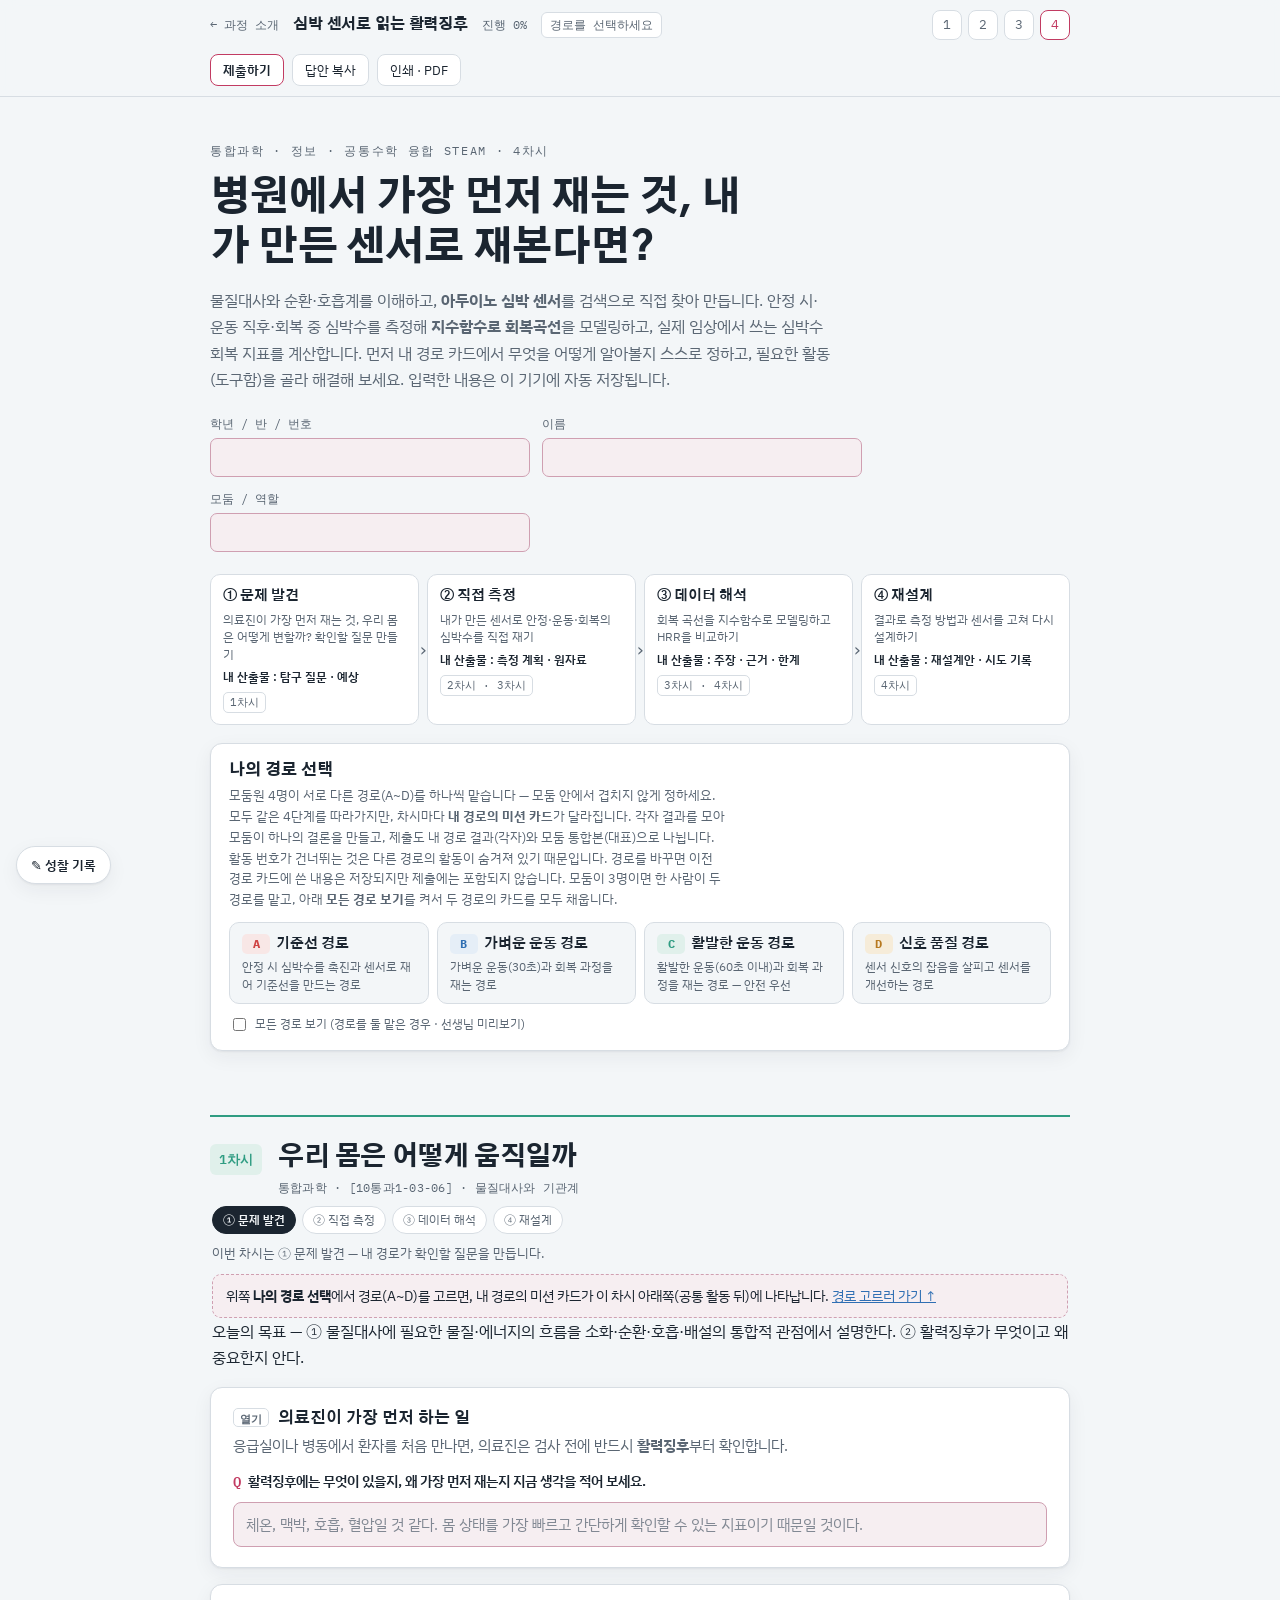
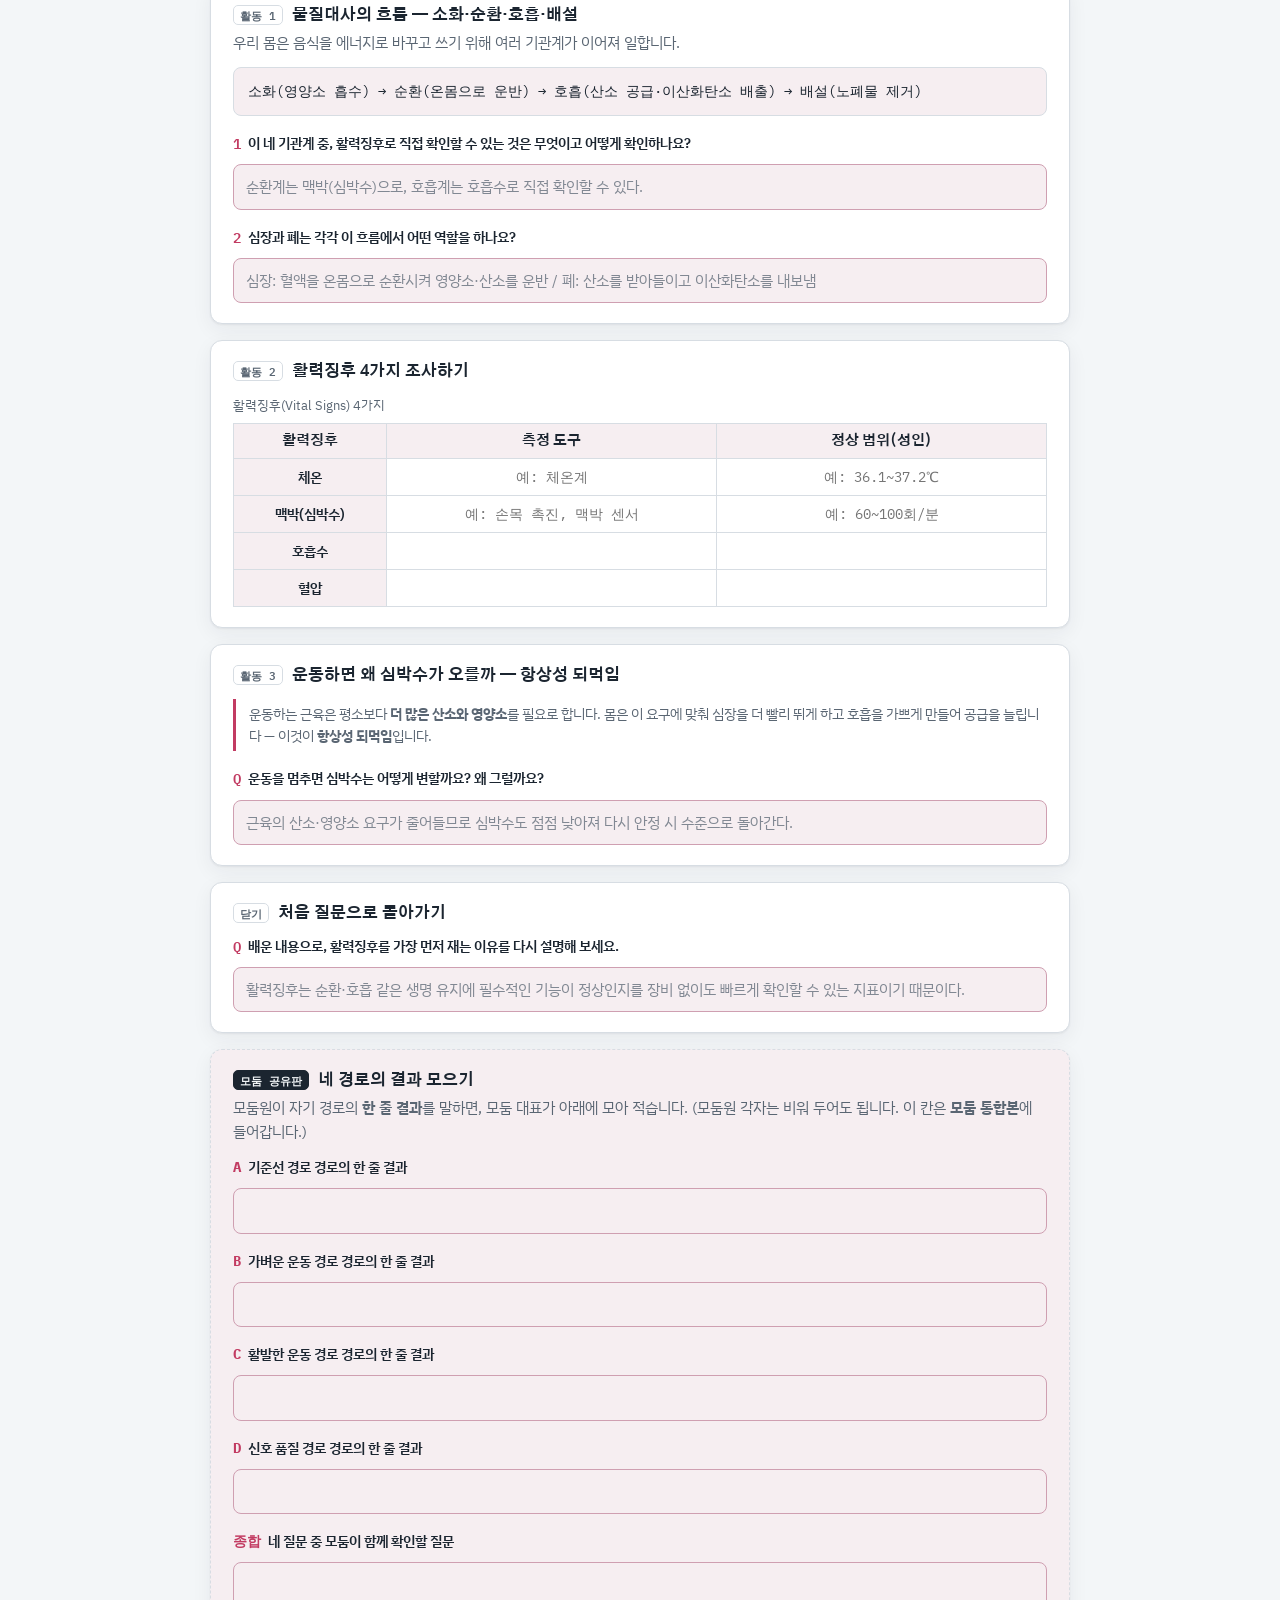
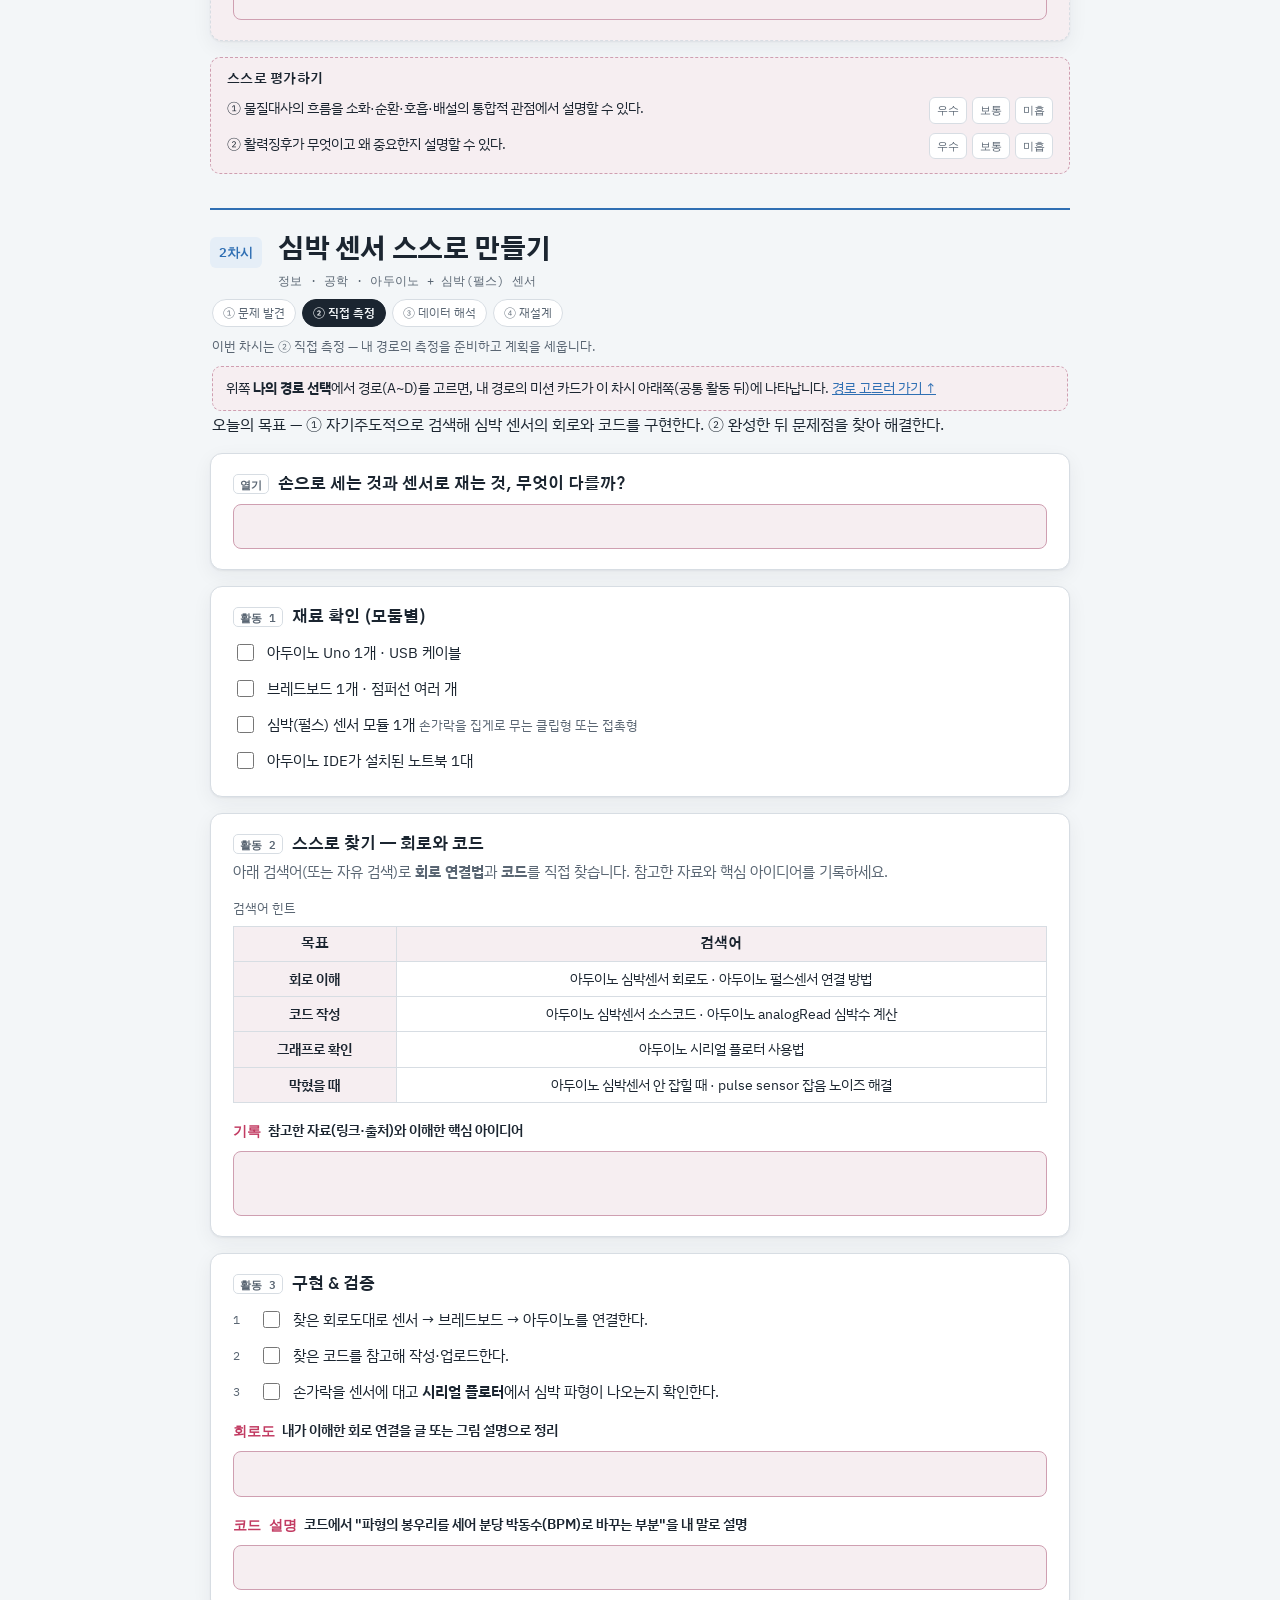
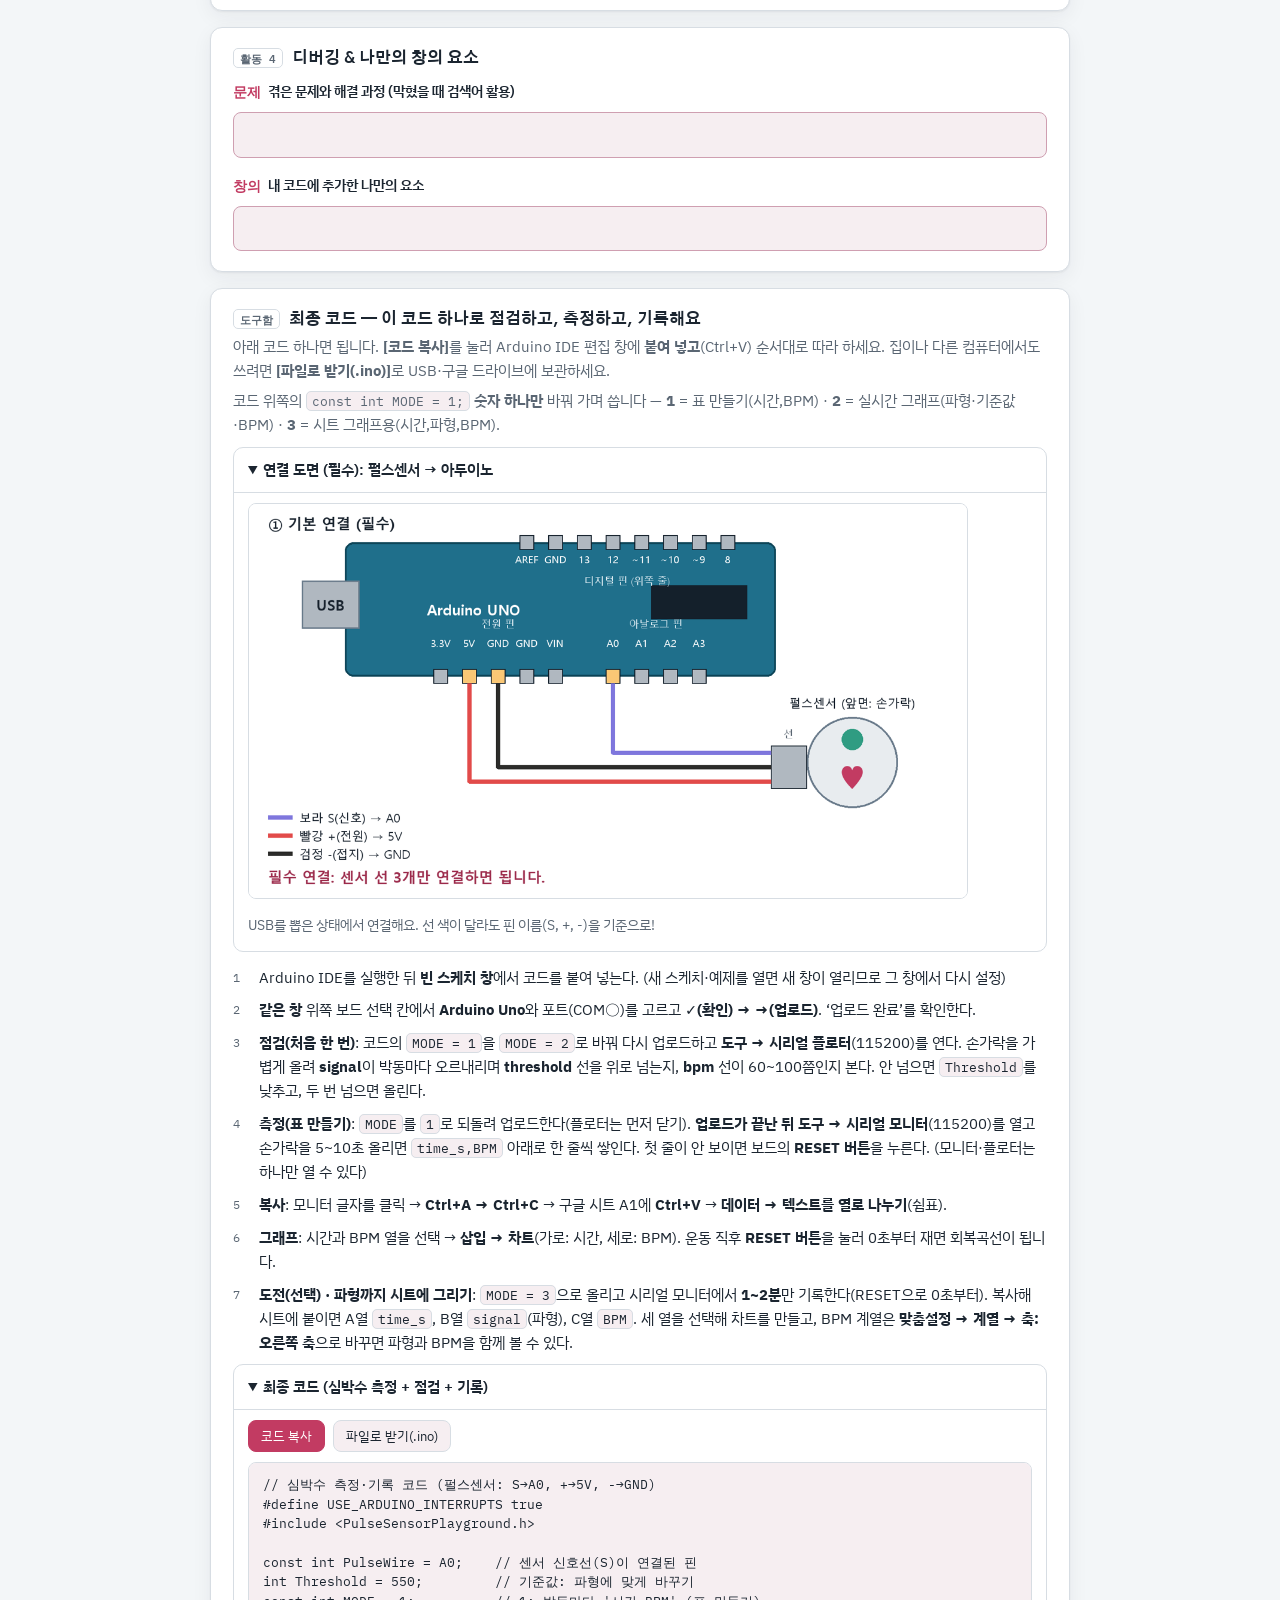
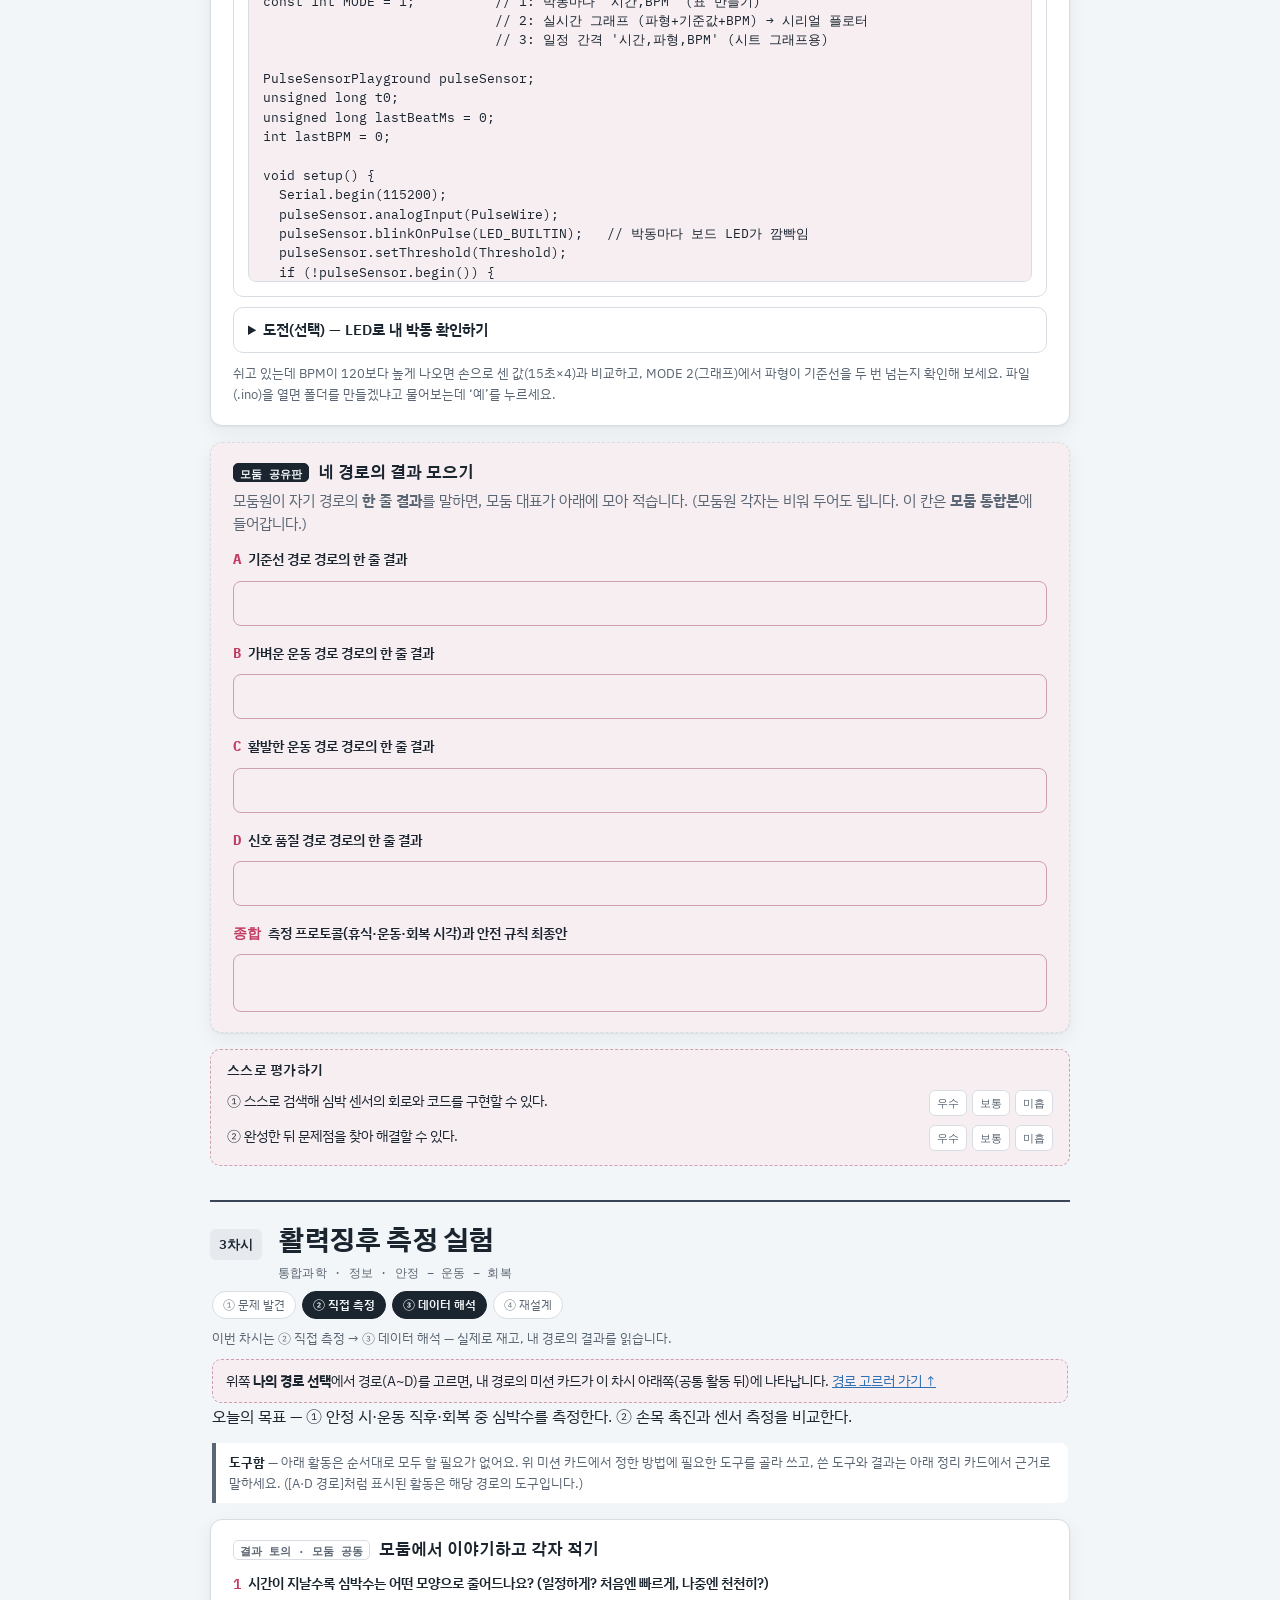
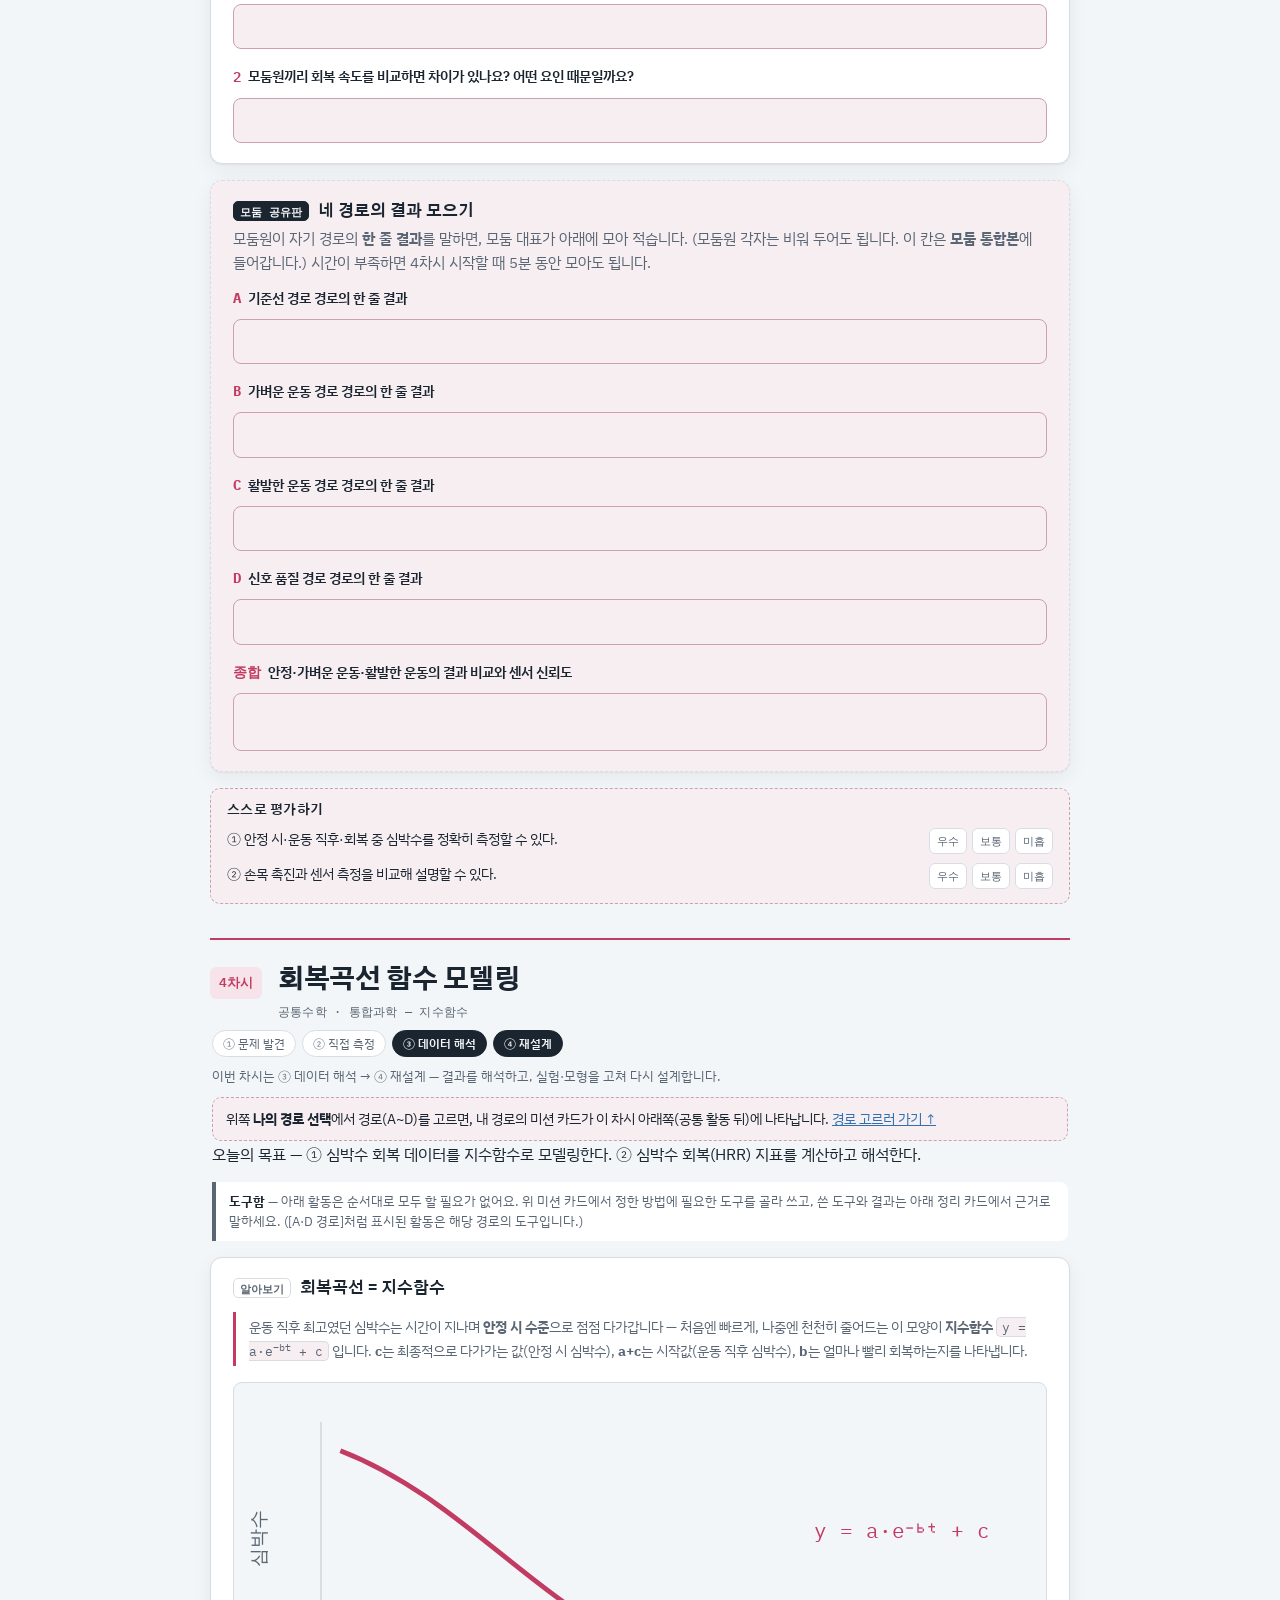
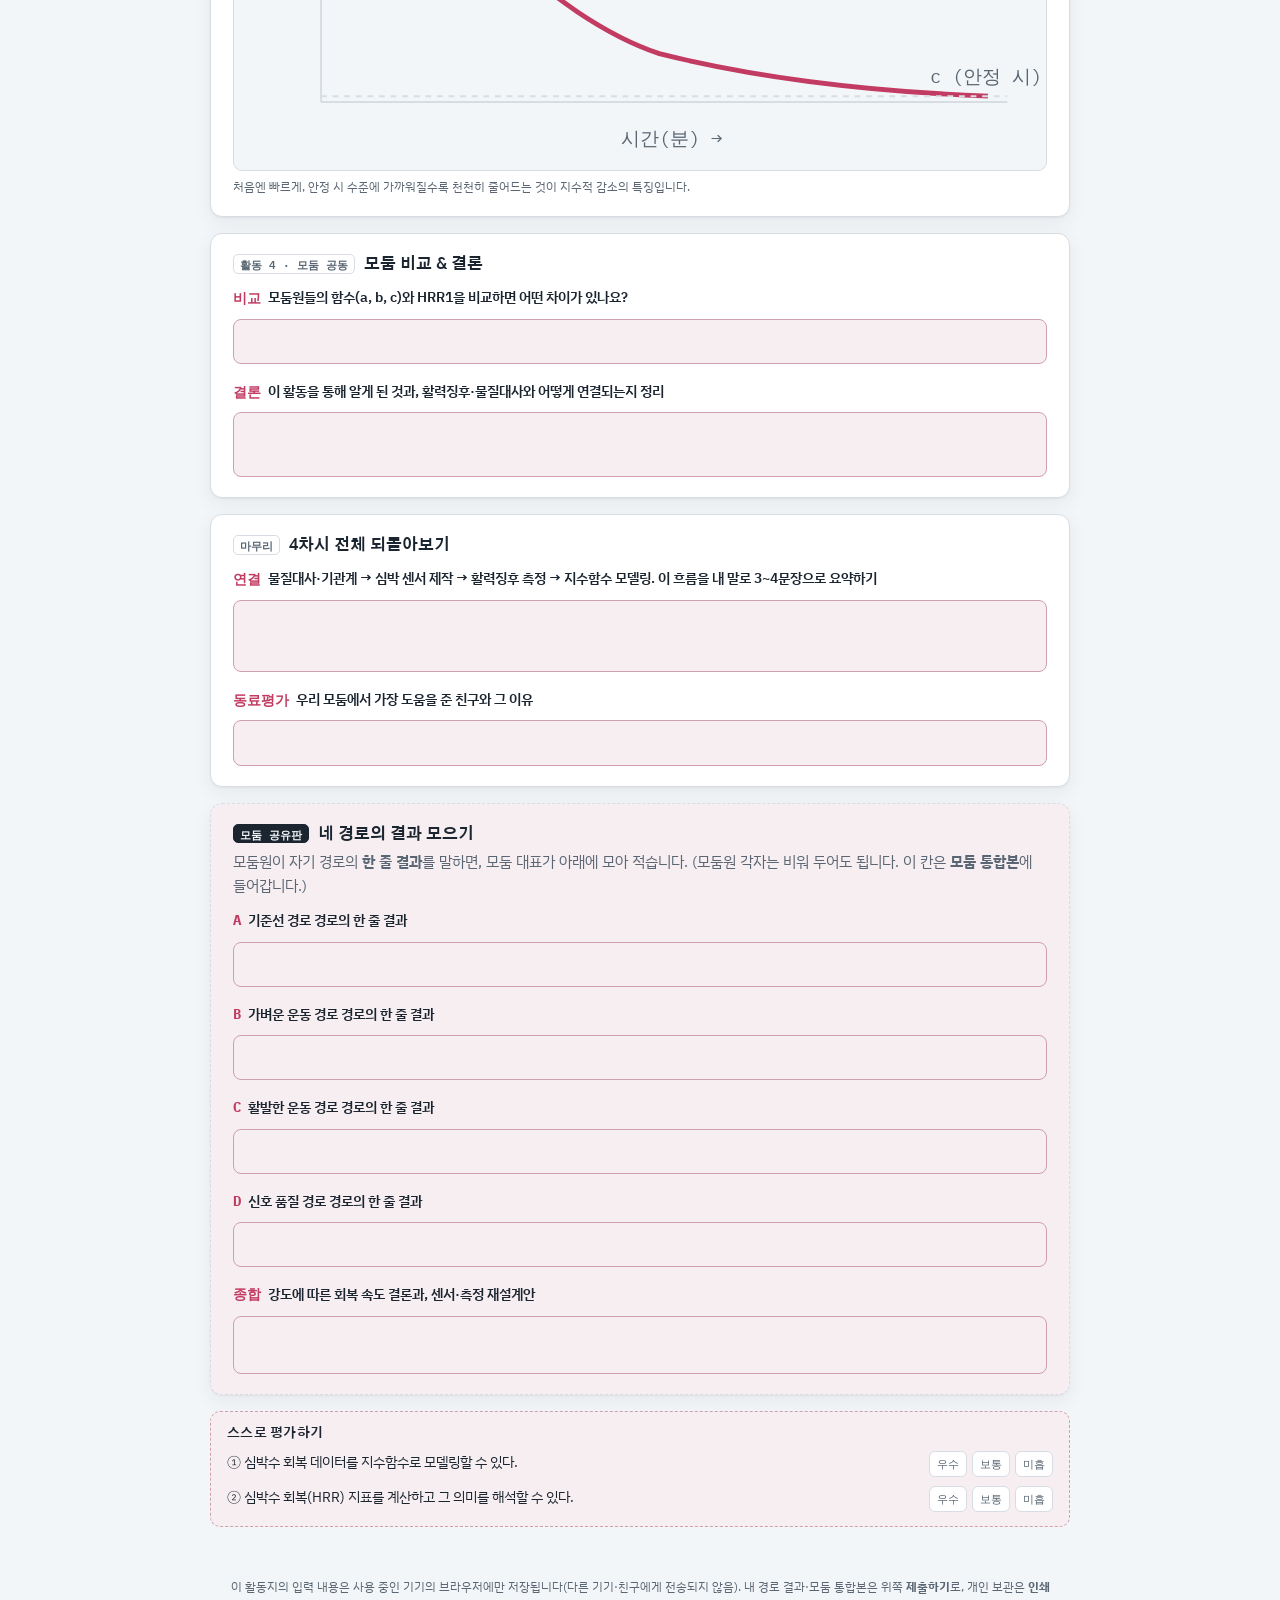
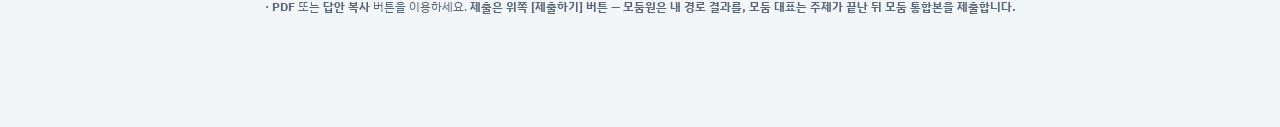
<file: heart-rate-vitals/activity.html>
<!doctype html>
<html lang="ko">
<head>
<meta charset="utf-8">
<meta name="viewport" content="width=device-width, initial-scale=1">
<title>심박 센서로 읽는 활력징후 · 학생 활동지</title>
<meta name="description" content="통합과학·정보·공통수학 융합 STEAM 4차시 학생 활동지 — 아두이노 심박 센서 제작과 회복곡선 지수함수 모델링">
<link rel="icon" href="../favicon.svg">
<meta name="color-scheme" content="light dark">
<meta property="og:title" content="심박 센서로 읽는 활력징후 — 학생 활동지">
<meta property="og:description" content="물질대사·활력징후 · 아두이노 심박 센서 제작 · 회복곡선 지수함수 모델링 4차시">
<meta property="og:type" content="website">
<link rel="preconnect" href="https://fonts.googleapis.com">
<link rel="preconnect" href="https://fonts.gstatic.com" crossorigin>
<link rel="stylesheet" href="https://fonts.googleapis.com/css2?family=Gothic+A1:wght@500;700;800&family=IBM+Plex+Sans+KR:wght@400;500;600&family=IBM+Plex+Mono:wght@400;600&display=swap">
<style>
:root{
  --paper:#f3f6f8; --card:#ffffff; --ink:#1b2530; --ink-soft:#5a6673; --line:#d7dde3;
  --acid:#cf4444; --base:#2f6fb3; --neutral:#2f9c82; --data:#3a4657; --vital:#c23b62;
  --acid-bg:#f8e7e6; --base-bg:#e5eef7; --neutral-bg:#e0f0eb; --data-bg:#e6e9ee; --vital-bg:#f7e3ea;
  --field:#f6eef1; --field-line:#cf9fb1; --focus:#c23b62;
  --shadow:0 1px 2px rgba(27,37,48,.06),0 6px 20px rgba(27,37,48,.06);
  --f-disp:"Gothic A1","IBM Plex Sans KR",system-ui,sans-serif;
  --f-body:"IBM Plex Sans KR","Noto Sans KR",system-ui,sans-serif;
  --f-mono:"IBM Plex Mono",ui-monospace,monospace;
}
@media (prefers-color-scheme:dark){:root:not([data-theme="light"]){
  --paper:#12181f; --card:#1a2330; --ink:#e7edf3; --ink-soft:#9aa7b4; --line:#2c3846;
  --acid:#e97a7a; --base:#7db2e2; --neutral:#5cc6a9; --data:#aab7c6; --vital:#e8829f;
  --acid-bg:#3a2422; --base-bg:#1e2f42; --neutral-bg:#173029; --data-bg:#232d3a; --vital-bg:#33222a;
  --field:#2a2025; --field-line:#7a4c5c; --focus:#e8829f;
  --shadow:0 1px 2px rgba(0,0,0,.3),0 6px 20px rgba(0,0,0,.35);
}}
:root[data-theme="dark"]{
  --paper:#12181f; --card:#1a2330; --ink:#e7edf3; --ink-soft:#9aa7b4; --line:#2c3846;
  --acid:#e97a7a; --base:#7db2e2; --neutral:#5cc6a9; --data:#aab7c6; --vital:#e8829f;
  --acid-bg:#3a2422; --base-bg:#1e2f42; --neutral-bg:#173029; --data-bg:#232d3a; --vital-bg:#33222a;
  --field:#2a2025; --field-line:#7a4c5c; --focus:#e8829f;
  --shadow:0 1px 2px rgba(0,0,0,.3),0 6px 20px rgba(0,0,0,.35);
}
*{box-sizing:border-box}
html{scroll-behavior:smooth;scroll-padding-top:88px}
@media (prefers-reduced-motion:reduce){html{scroll-behavior:auto}}
body{margin:0;background:var(--paper);color:var(--ink);font-family:var(--f-body);
  font-size:16px;line-height:1.65;-webkit-text-size-adjust:100%}
h1,h2,h3,h4{font-family:var(--f-disp);line-height:1.25;text-wrap:balance;margin:0}
p{margin:0}
a{color:var(--base)}

.bar{position:sticky;top:0;z-index:20;background:var(--paper);border-bottom:1px solid var(--line)}
@supports (backdrop-filter:blur(1px)){.bar{background:color-mix(in srgb,var(--paper) 86%,transparent);backdrop-filter:blur(8px)}}
.bar-in{max-width:900px;margin:0 auto;padding:10px 20px;display:flex;align-items:center;gap:14px;flex-wrap:wrap}
.bar strong{font-family:var(--f-disp);font-weight:800;font-size:15px;letter-spacing:-.01em}
.steps{display:flex;gap:6px;margin-left:auto}
.steps a{width:30px;height:30px;display:grid;place-items:center;border-radius:8px;
  font-family:var(--f-mono);font-size:13px;text-decoration:none;color:var(--ink-soft);
  border:1px solid var(--line);background:var(--card)}
.steps a[data-d="sci"]:hover,.steps a[data-d="sci"].on{border-color:var(--neutral);color:var(--neutral)}
.steps a[data-d="info"]:hover,.steps a[data-d="info"].on{border-color:var(--base);color:var(--base)}
.steps a[data-d="data"]:hover,.steps a[data-d="data"].on{border-color:var(--data);color:var(--ink)}
.steps a[data-d="math"]:hover,.steps a[data-d="math"].on{border-color:var(--vital);color:var(--vital)}
.prog{font-family:var(--f-mono);font-size:12px;color:var(--ink-soft);white-space:nowrap}
.tools{display:flex;gap:8px}
.tools button{font-family:var(--f-body);font-size:13px;padding:6px 12px;border-radius:8px;
  border:1px solid var(--line);background:var(--card);color:var(--ink);cursor:pointer}
.tools button:hover{border-color:var(--focus)}
.tools button:focus-visible,.steps a:focus-visible{outline:2px solid var(--focus);outline-offset:2px}

main{max-width:900px;margin:0 auto;padding:0 20px 90px}
.hero{padding:44px 0 30px}
.eyebrow{font-family:var(--f-mono);font-size:12px;letter-spacing:.14em;text-transform:uppercase;color:var(--ink-soft)}
.hero h1{font-size:clamp(26px,4.4vw,40px);font-weight:800;margin:12px 0 14px;letter-spacing:-.02em}
.hero p{max-width:62ch;color:var(--ink-soft)}
.who{display:flex;gap:12px;flex-wrap:wrap;margin-top:22px}
.who label{font-family:var(--f-mono);font-size:12px;color:var(--ink-soft);display:flex;flex-direction:column;gap:4px}
.who input{font-family:var(--f-body);font-size:15px;color:var(--ink);background:var(--field);
  border:1px solid var(--field-line);border-radius:7px;padding:8px 10px;min-width:150px}
.who input:focus-visible{outline:2px solid var(--focus);outline-offset:1px}

.cha{margin-top:34px;border-top:2px solid var(--line);padding-top:8px}
.cha-head{display:flex;gap:16px;align-items:flex-start;padding:16px 0 6px}
.cha-num{font-family:var(--f-mono);font-weight:600;font-size:13px;padding:5px 9px;border-radius:6px;white-space:nowrap;margin-top:3px}
.cha-head h2{font-size:clamp(20px,3vw,26px);font-weight:800;letter-spacing:-.015em}
.cha-head .sub{font-family:var(--f-mono);font-size:12px;color:var(--ink-soft);margin-top:5px;letter-spacing:.02em}
[data-d="sci"] .cha-num{background:var(--neutral-bg);color:var(--neutral)}
[data-d="info"] .cha-num{background:var(--base-bg);color:var(--base)}
[data-d="data"] .cha-num{background:var(--data-bg);color:var(--ink)}
[data-d="math"] .cha-num{background:var(--vital-bg);color:var(--vital)}
[data-d="sci"]{border-top-color:var(--neutral)}
[data-d="info"]{border-top-color:var(--base)}
[data-d="data"]{border-top-color:var(--data)}
[data-d="math"]{border-top-color:var(--vital)}

.act{background:var(--card);border:1px solid var(--line);border-radius:12px;
  box-shadow:var(--shadow);padding:20px 22px;margin-top:16px}
.act > h3{font-size:16px;font-weight:700;display:flex;gap:9px;align-items:baseline}
.act > h3 .tag{font-family:var(--f-mono);font-size:11px;font-weight:600;color:var(--ink-soft);
  border:1px solid var(--line);border-radius:5px;padding:2px 6px;flex:none}
.act p.lead{color:var(--ink-soft);font-size:14.5px;margin-top:6px}

ol.todo,ul.todo{margin:14px 0 0;padding:0;list-style:none;display:flex;flex-direction:column;gap:9px}
ol.todo li,ul.todo li{display:flex;gap:10px;align-items:flex-start;font-size:14.5px}
.todo input[type=checkbox]{flex:none;width:17px;height:17px;margin-top:3px;accent-color:var(--focus);cursor:pointer}
.todo .n{font-family:var(--f-mono);font-size:12px;color:var(--ink-soft);flex:none;margin-top:2px;min-width:16px}
.todo code,.act code{font-family:var(--f-mono);font-size:12.5px;background:var(--field);
  border:1px solid var(--line);border-radius:5px;padding:1px 5px}
.hint{font-size:12.5px;color:var(--ink-soft);margin-top:2px}

.write{display:block;font-family:var(--f-body);font-size:14.5px;line-height:1.6;color:var(--ink);
  background:var(--field);border:1px solid var(--field-line);border-radius:8px;
  padding:10px 12px;margin-top:10px;min-height:2.6em;white-space:pre-wrap;word-break:break-word}
.write:focus-visible{outline:2px solid var(--focus);outline-offset:1px}
.write:empty:before{content:attr(data-ph);color:var(--ink-soft);opacity:.75}
.qlabel{font-size:13.5px;font-weight:600;margin-top:16px;display:flex;gap:7px}
.qlabel .b{color:var(--focus);font-family:var(--f-mono);flex:none}
.qlabel:first-of-type{margin-top:12px}

.tbl-wrap{overflow-x:auto;margin-top:14px}
table{border-collapse:collapse;width:100%;font-size:13.5px;min-width:440px}
caption{text-align:left;font-size:12.5px;color:var(--ink-soft);margin-bottom:7px}
th,td{border:1px solid var(--line);padding:6px 8px;text-align:center;font-variant-numeric:tabular-nums}
thead th{background:var(--field);font-family:var(--f-disp);font-weight:700}
tbody th{background:var(--field);font-weight:600;white-space:nowrap}
td input{width:100%;min-width:44px;border:none;background:transparent;font-family:var(--f-mono);
  font-size:13.5px;text-align:center;color:var(--ink);padding:3px 2px}
td input:focus-visible{outline:2px solid var(--focus);outline-offset:-2px;border-radius:3px}
td.fixed{background:var(--field);font-family:var(--f-mono);color:var(--ink-soft)}

.fml{font-family:var(--f-mono);font-size:14px;background:var(--field);border:1px solid var(--line);
  border-radius:8px;padding:12px 14px;margin-top:12px;overflow-x:auto}
.callout{font-size:13.5px;border-left:3px solid var(--focus);padding:4px 0 4px 13px;margin-top:14px;color:var(--ink-soft)}
.two{display:grid;grid-template-columns:1fr 1fr;gap:12px;margin-top:12px}
@media (max-width:620px){.two{grid-template-columns:1fr}}
.two .box{border:1px solid var(--line);border-radius:9px;padding:12px 13px;background:var(--paper)}
.two .box h4{font-size:13px;font-weight:700;font-family:var(--f-disp)}
.two .box p{font-size:13px;color:var(--ink-soft);margin-top:5px}

figure{margin:16px 0 0}
figure svg{width:100%;height:auto;display:block;background:var(--paper);border:1px solid var(--line);border-radius:9px}
figure svg .ax{stroke:var(--line)}
figure svg .curve-data{stroke:var(--data)}
figure svg .curve-fn{stroke:var(--vital)}
figure svg .pt{fill:var(--neutral)}
figure svg .lbl{fill:var(--ink-soft);font-family:var(--f-mono)}
figure svg .lbl-n{fill:var(--neutral);font-family:var(--f-mono)}
figure svg .lbl-a{fill:var(--vital);font-family:var(--f-mono)}
figcaption{font-size:12px;color:var(--ink-soft);margin-top:6px}

.selfcheck{margin-top:16px;border:1px dashed var(--field-line);border-radius:10px;padding:14px 16px;background:var(--field)}
.selfcheck h4{font-family:var(--f-disp);font-size:13px;font-weight:700;letter-spacing:.02em}
.selfcheck .row{display:flex;gap:10px;align-items:flex-start;font-size:13.5px;margin-top:9px}
.selfcheck .opts{margin-left:auto;display:flex;gap:5px;flex:none}
.selfcheck .opts label{font-family:var(--f-mono);font-size:11px;border:1px solid var(--line);border-radius:6px;
  padding:3px 7px;cursor:pointer;background:var(--card);color:var(--ink-soft)}
.selfcheck .opts input{position:absolute;opacity:0;width:0;height:0}
.selfcheck .opts input:checked + span{color:var(--focus);font-weight:600}
.selfcheck .opts label:has(input:checked){border-color:var(--focus)}

footer{max-width:900px;margin:30px auto 0;padding:20px;font-size:12px;color:var(--ink-soft);text-align:center}

.saved{position:fixed;right:16px;bottom:16px;font-family:var(--f-mono);font-size:11px;
  background:var(--card);border:1px solid var(--line);border-radius:20px;padding:6px 13px;
  color:var(--ink-soft);box-shadow:var(--shadow);opacity:0;transition:opacity .3s;z-index:30}
.saved.show{opacity:1}
@media (prefers-reduced-motion:reduce){.saved{transition:none}}

@media print{
  .bar,.tools,.saved,.steps{display:none!important}
  body{background:#fff;color:#000;font-size:11.5pt}
  main{max-width:none;padding:0}
  .act{box-shadow:none;break-inside:avoid;border-color:#bbb}
  .cha{break-before:page}
  .hero{padding:0 0 16px}
  .write,.who input,td input{background:#fff;border-color:#999}
  .write:empty:before{content:""}
  figure svg{border-color:#999}
}
</style>
<link rel="stylesheet" href="../paths.css">
</head>
<body>

<div class="bar">
  <div class="bar-in">
    <a href="./" style="text-decoration:none;color:var(--ink-soft);font-family:var(--f-mono);font-size:12px;flex:none">← 과정 소개</a>
    <strong>심박 센서로 읽는 활력징후</strong>
    <span class="prog" id="prog">진행 0%</span>
    <span class="mypath" id="mypath" role="button" tabindex="0" title="나의 경로 선택으로 이동">경로를 선택하세요</span>
    <nav class="steps" aria-label="차시 이동">
      <a href="#cha1" data-d="sci">1</a>
      <a href="#cha2" data-d="info">2</a>
      <a href="#cha3" data-d="data">3</a>
      <a href="#cha4" data-d="math">4</a>
    </nav>
    <div class="tools">
      <button id="btn-copy" type="button">답안 복사</button>
      <button id="btn-print" type="button">인쇄 · PDF</button>
    </div>
  </div>
</div>

<main>
  <header class="hero">
    <div class="eyebrow">통합과학 · 정보 · 공통수학 융합 STEAM · 4차시</div>
    <h1>병원에서 가장 먼저 재는 것, 내가 만든 센서로 재본다면?</h1>
    <p>물질대사와 순환·호흡계를 이해하고, <b>아두이노 심박 센서</b>를 검색으로 직접 찾아 만듭니다.
      안정 시·운동 직후·회복 중 심박수를 측정해 <b>지수함수로 회복곡선</b>을 모델링하고,
      실제 임상에서 쓰는 심박수 회복 지표를 계산합니다. 먼저 내 경로 카드에서 무엇을 어떻게 알아볼지 스스로 정하고, 필요한 활동(도구함)을 골라 해결해 보세요. 입력한 내용은 이 기기에 자동 저장됩니다.</p>
    <div class="who">
      <label>학년 / 반 / 번호 <input id="w-id" data-field="w-id" autocomplete="off"></label>
      <label>이름 <input id="w-name" data-field="w-name" autocomplete="off"></label>
      <label>모둠 / 역할 <input id="w-team" data-field="w-team" autocomplete="off"></label>
    </div>
    <div class="cycle" aria-label="4단계 탐구 사이클">
      <div class="cy"><b>① 문제 발견</b><span>의료진이 가장 먼저 재는 것, 우리 몸은 어떻게 변할까? 확인할 질문 만들기</span><span class="out">내 산출물 : 탐구 질문 · 예상</span><em>1차시</em></div>
      <div class="cy"><b>② 직접 측정</b><span>내가 만든 센서로 안정·운동·회복의 심박수를 직접 재기</span><span class="out">내 산출물 : 측정 계획 · 원자료</span><em>2차시 · 3차시</em></div>
      <div class="cy"><b>③ 데이터 해석</b><span>회복 곡선을 지수함수로 모델링하고 HRR을 비교하기</span><span class="out">내 산출물 : 주장 · 근거 · 한계</span><em>3차시 · 4차시</em></div>
      <div class="cy"><b>④ 재설계</b><span>결과로 측정 방법과 센서를 고쳐 다시 설계하기</span><span class="out">내 산출물 : 재설계안 · 시도 기록</span><em>4차시</em></div>
    </div>
    <div class="pathsel" id="pathsel">
      <h2>나의 경로 선택</h2>
      <p>모둠원 4명이 서로 다른 경로(A~D)를 하나씩 맡습니다 — 모둠 안에서 겹치지 않게 정하세요. 모두 같은 4단계를 따라가지만, 차시마다 <b>내 경로의 미션 카드</b>가 달라집니다. 각자 결과를 모아 모둠이 하나의 결론을 만들고, 제출도 내 경로 결과(각자)와 모둠 통합본(대표)으로 나뉩니다. 활동 번호가 건너뛰는 것은 다른 경로의 활동이 숨겨져 있기 때문입니다. 경로를 바꾸면 이전 경로 카드에 쓴 내용은 저장되지만 제출에는 포함되지 않습니다. 모둠이 3명이면 한 사람이 두 경로를 맡고, 아래 <b>모든 경로 보기</b>를 켜서 두 경로의 카드를 모두 채웁니다.</p>
      <div class="pcards" role="radiogroup" aria-label="나의 경로">
        <label class="pcard" data-l="A"><input type="radio" name="w-path" data-field="w-path" data-q="내 경로" value="A"><b data-k="A">기준선 경로</b><span>안정 시 심박수를 촉진과 센서로 재어 기준선을 만드는 경로</span></label>
        <label class="pcard" data-l="B"><input type="radio" name="w-path" data-field="w-path" data-q="내 경로" value="B"><b data-k="B">가벼운 운동 경로</b><span>가벼운 운동(30초)과 회복 과정을 재는 경로</span></label>
        <label class="pcard" data-l="C"><input type="radio" name="w-path" data-field="w-path" data-q="내 경로" value="C"><b data-k="C">활발한 운동 경로</b><span>활발한 운동(60초 이내)과 회복 과정을 재는 경로 — 안전 우선</span></label>
        <label class="pcard" data-l="D"><input type="radio" name="w-path" data-field="w-path" data-q="내 경로" value="D"><b data-k="D">신호 품질 경로</b><span>센서 신호의 잡음을 살피고 센서를 개선하는 경로</span></label>
      </div>
      <div class="pathtools"><label><input type="checkbox" id="pathall"> 모든 경로 보기 (경로를 둘 맡은 경우 · 선생님 미리보기)</label></div>
    </div>
  </header>

  <!-- ================= 1차시 ================= -->
  <section class="cha" id="cha1" data-d="sci">
    <div class="cha-head">
      <span class="cha-num">1차시</span>
      <div>
        <h2>우리 몸은 어떻게 움직일까</h2>
        <div class="sub">통합과학 · [10통과1-03-06] · 물질대사와 기관계</div>
      </div>
    </div>
    <div class="stagebar" aria-label="탐구 사이클 단계"><span class="st on">① 문제 발견</span><span class="st">② 직접 측정</span><span class="st">③ 데이터 해석</span><span class="st">④ 재설계</span><span class="stnote">이번 차시는 ① 문제 발견 — 내 경로가 확인할 질문을 만듭니다. <a class="gomission" data-n="1" href="#pathsel">내 경로 미션으로 ↓</a></span></div>
    <div class="nopath-note">위쪽 <b>나의 경로 선택</b>에서 경로(A~D)를 고르면, 내 경로의 미션 카드가 이 차시 아래쪽(공통 활동 뒤)에 나타납니다. <a href="#pathsel">경로 고르러 가기 ↑</a></div>
    <p class="lead" style="padding:0 2px">오늘의 목표 — ① 물질대사에 필요한 물질·에너지의 흐름을 소화·순환·호흡·배설의 통합적 관점에서 설명한다.
      ② 활력징후가 무엇이고 왜 중요한지 안다.</p>

    <div class="act">
      <h3><span class="tag">열기</span> 의료진이 가장 먼저 하는 일</h3>
      <p class="lead">응급실이나 병동에서 환자를 처음 만나면, 의료진은 검사 전에 반드시 <b>활력징후</b>부터 확인합니다.</p>
      <div class="qlabel"><span class="b">Q</span> 활력징후에는 무엇이 있을지, 왜 가장 먼저 재는지 지금 생각을 적어 보세요.</div>
      <div class="write" contenteditable="true" data-field="h1-hook" data-q="1차시 열기: 활력징후 예상과 이유" data-ph="체온, 맥박, 호흡, 혈압일 것 같다. 몸 상태를 가장 빠르고 간단하게 확인할 수 있는 지표이기 때문일 것이다."></div>
    </div>

    <div class="act">
      <h3><span class="tag">활동 1</span> 물질대사의 흐름 — 소화·순환·호흡·배설</h3>
      <p class="lead">우리 몸은 음식을 에너지로 바꾸고 쓰기 위해 여러 기관계가 이어져 일합니다.</p>
      <div class="fml">소화(영양소 흡수) &rarr; 순환(온몸으로 운반) &rarr; 호흡(산소 공급·이산화탄소 배출) &rarr; 배설(노폐물 제거)</div>
      <div class="qlabel"><span class="b">1</span> 이 네 기관계 중, 활력징후로 직접 확인할 수 있는 것은 무엇이고 어떻게 확인하나요?</div>
      <div class="write" contenteditable="true" data-field="h1-flow" data-q="기관계와 활력징후의 연결" data-ph="순환계는 맥박(심박수)으로, 호흡계는 호흡수로 직접 확인할 수 있다."></div>
      <div class="qlabel"><span class="b">2</span> 심장과 폐는 각각 이 흐름에서 어떤 역할을 하나요?</div>
      <div class="write" contenteditable="true" data-field="h1-organs" data-q="심장·폐의 역할" data-ph="심장: 혈액을 온몸으로 순환시켜 영양소·산소를 운반 / 폐: 산소를 받아들이고 이산화탄소를 내보냄"></div>
    </div>

    <div class="act">
      <h3><span class="tag">활동 2</span> 활력징후 4가지 조사하기</h3>
      <div class="tbl-wrap">
        <table>
          <caption>활력징후(Vital Signs) 4가지</caption>
          <thead><tr><th>활력징후</th><th>측정 도구</th><th>정상 범위(성인)</th></tr></thead>
          <tbody>
            <tr><th>체온</th><td><input data-field="h1v-temp-tool" placeholder="예: 체온계"></td><td><input data-field="h1v-temp-range" placeholder="예: 36.1~37.2℃"></td></tr>
            <tr><th>맥박(심박수)</th><td><input data-field="h1v-pulse-tool" placeholder="예: 손목 촉진, 맥박 센서"></td><td><input data-field="h1v-pulse-range" placeholder="예: 60~100회/분"></td></tr>
            <tr><th>호흡수</th><td><input data-field="h1v-resp-tool"></td><td><input data-field="h1v-resp-range"></td></tr>
            <tr><th>혈압</th><td><input data-field="h1v-bp-tool"></td><td><input data-field="h1v-bp-range"></td></tr>
          </tbody>
        </table>
      </div>
    </div>

    <div class="act">
      <h3><span class="tag">활동 3</span> 운동하면 왜 심박수가 오를까 — 항상성 되먹임</h3>
      <div class="callout">운동하는 근육은 평소보다 <b>더 많은 산소와 영양소</b>를 필요로 합니다.
        몸은 이 요구에 맞춰 심장을 더 빨리 뛰게 하고 호흡을 가쁘게 만들어 공급을 늘립니다 — 이것이 <b>항상성 되먹임</b>입니다.</div>
      <div class="qlabel"><span class="b">Q</span> 운동을 멈추면 심박수는 어떻게 변할까요? 왜 그럴까요?</div>
      <div class="write" contenteditable="true" data-field="h1-homeo" data-q="운동 후 심박수 변화와 이유" data-ph="근육의 산소·영양소 요구가 줄어들므로 심박수도 점점 낮아져 다시 안정 시 수준으로 돌아간다."></div>
    </div>

    <div class="act pm" id="pm1-A" data-p="A" data-l="A">
      <h3><span class="tag">경로 A · 기준선 경로</span> 기준선 질문 만들기</h3>
      <p class="lead">안정 시 심박수는 모든 비교의 출발점입니다.</p>
      <div class="qlabel"><span class="b">1</span> 안정 시 심박수가 사람마다 같은지 확인할 탐구 질문 한 문장</div>
      <div class="write" contenteditable="true" data-field="p1A-1" data-q="[1차시 경로A] 안정 시 심박수가 사람마다 같은지 확인할 탐구 질문 한 문장" data-ph=""></div>
      <div class="qlabel"><span class="b">2</span> 활력징후(체온·맥박·호흡·혈압) 중 심박수만으로는 알 수 없는 것은?</div>
      <div class="write" contenteditable="true" data-field="p1A-2" data-q="[1차시 경로A] 활력징후(체온·맥박·호흡·혈압) 중 심박수만으로는 알 수 없는 것은?" data-ph=""></div>
      <div class="qlabel"><span class="b">3</span> '안정 상태'를 보장하려면 어떻게 해야 할까요? (자세·휴식 시간 등)</div>
      <div class="write" contenteditable="true" data-field="p1A-3" data-q="[1차시 경로A] &#x27;안정 상태&#x27;를 보장하려면 어떻게 해야 할까요? (자세·휴식 시간 등)" data-ph=""></div>
    </div>

    <div class="act pm" id="pm1-B" data-p="B" data-l="B">
      <h3><span class="tag">경로 B · 가벼운 운동 경로</span> 가벼운 운동의 영향 질문 만들기</h3>
      <p class="lead">가벼운 운동을 하면 심박수는 얼마나 오르고 얼마나 빨리 돌아올까요?</p>
      <div class="qlabel"><span class="b">1</span> 가벼운 운동 후 회복을 확인할 탐구 질문 한 문장</div>
      <div class="write" contenteditable="true" data-field="p1B-1" data-q="[1차시 경로B] 가벼운 운동 후 회복을 확인할 탐구 질문 한 문장" data-ph=""></div>
      <div class="qlabel"><span class="b">2</span> 운동하면 심박수가 오르는 까닭을 항상성 되먹임으로 한 문장 설명</div>
      <div class="write" contenteditable="true" data-field="p1B-2" data-q="[1차시 경로B] 운동하면 심박수가 오르는 까닭을 항상성 되먹임으로 한 문장 설명" data-ph=""></div>
      <div class="qlabel"><span class="b">3</span> 30초 운동 뒤 안정 시 수준으로 돌아오기까지 걸릴 시간을 예상해 보세요</div>
      <div class="write" contenteditable="true" data-field="p1B-3" data-q="[1차시 경로B] 30초 운동 뒤 안정 시 수준으로 돌아오기까지 걸릴 시간을 예상해 보세요" data-ph=""></div>
    </div>

    <div class="act pm" id="pm1-C" data-p="C" data-l="C">
      <h3><span class="tag">경로 C · 활발한 운동 경로</span> 활발한 운동의 영향 질문 만들기</h3>
      <p class="lead">운동 강도가 커지면 회복 과정은 어떻게 달라질까요? (안전 규칙부터 정합니다)</p>
      <div class="qlabel"><span class="b">1</span> 강한 운동 후 회복을 확인할 탐구 질문 한 문장</div>
      <div class="write" contenteditable="true" data-field="p1C-1" data-q="[1차시 경로C] 강한 운동 후 회복을 확인할 탐구 질문 한 문장" data-ph=""></div>
      <div class="qlabel"><span class="b">2</span> 강도가 클 때의 예상 그래프(0→3분)를 말로 설명해 보세요</div>
      <div class="write" contenteditable="true" data-field="p1C-2" data-q="[1차시 경로C] 강도가 클 때의 예상 그래프(0→3분)를 말로 설명해 보세요" data-ph=""></div>
      <div class="qlabel"><span class="b">3</span> 몸을 지키기 위한 안전 규칙 3가지</div>
      <div class="write" contenteditable="true" data-field="p1C-3" data-q="[1차시 경로C] 몸을 지키기 위한 안전 규칙 3가지" data-ph="예: 컨디션이 나쁘면 하지 않기, 어지러우면 즉시 중단, 60초를 넘기지 않기"></div>
    </div>

    <div class="act pm" id="pm1-D" data-p="D" data-l="D">
      <h3><span class="tag">경로 D · 신호 품질 경로</span> 센서 신호에 대한 질문 만들기</h3>
      <p class="lead">센서가 잘 재는지 모르면 어떤 결과도 믿을 수 없습니다.</p>
      <div class="qlabel"><span class="b">1</span> 손으로 센 맥박과 센서 값이 같아지려면 어떤 조건이 필요할까요?</div>
      <div class="write" contenteditable="true" data-field="p1D-1" data-q="[1차시 경로D] 손으로 센 맥박과 센서 값이 같아지려면 어떤 조건이 필요할까요?" data-ph=""></div>
      <div class="qlabel"><span class="b">2</span> 센서 신호를 방해할 수 있는 요인 3가지</div>
      <div class="write" contenteditable="true" data-field="p1D-2" data-q="[1차시 경로D] 센서 신호를 방해할 수 있는 요인 3가지" data-ph="예: 손가락 움직임, 누르는 세기, 주변 빛"></div>
      <div class="qlabel"><span class="b">3</span> 신호가 좋은지 판단할 기준을 정해 보세요</div>
      <div class="write" contenteditable="true" data-field="p1D-3" data-q="[1차시 경로D] 신호가 좋은지 판단할 기준을 정해 보세요" data-ph="예: 파형이 규칙적으로 반복되는가"></div>
    </div>

    <div class="act">
      <h3><span class="tag">닫기</span> 처음 질문으로 돌아가기</h3>
      <div class="qlabel"><span class="b">Q</span> 배운 내용으로, 활력징후를 가장 먼저 재는 이유를 다시 설명해 보세요.</div>
      <div class="write" contenteditable="true" data-field="h1-answer" data-q="1차시 닫기: 활력징후를 먼저 재는 이유" data-ph="활력징후는 순환·호흡 같은 생명 유지에 필수적인 기능이 정상인지를 장비 없이도 빠르게 확인할 수 있는 지표이기 때문이다."></div>
    </div>

    <div class="act team-only teamboard">
      <h3><span class="tag">모둠 공유판</span> 네 경로의 결과 모으기</h3>
      <p class="lead">모둠원이 자기 경로의 <b>한 줄 결과</b>를 말하면, 모둠 대표가 아래에 모아 적습니다. (모둠원 각자는 비워 두어도 됩니다. 이 칸은 <b>모둠 통합본</b>에 들어갑니다.)</p>
      <div class="qlabel"><span class="b">A</span> 기준선 경로 경로의 한 줄 결과</div>
      <div class="write" contenteditable="true" data-field="tb1-A" data-q="[모둠 1차시] A경로(기준선 경로) 한 줄 결과" data-ph=""></div>
      <div class="qlabel"><span class="b">B</span> 가벼운 운동 경로 경로의 한 줄 결과</div>
      <div class="write" contenteditable="true" data-field="tb1-B" data-q="[모둠 1차시] B경로(가벼운 운동 경로) 한 줄 결과" data-ph=""></div>
      <div class="qlabel"><span class="b">C</span> 활발한 운동 경로 경로의 한 줄 결과</div>
      <div class="write" contenteditable="true" data-field="tb1-C" data-q="[모둠 1차시] C경로(활발한 운동 경로) 한 줄 결과" data-ph=""></div>
      <div class="qlabel"><span class="b">D</span> 신호 품질 경로 경로의 한 줄 결과</div>
      <div class="write" contenteditable="true" data-field="tb1-D" data-q="[모둠 1차시] D경로(신호 품질 경로) 한 줄 결과" data-ph=""></div>
      <div class="qlabel"><span class="b">종합</span> 네 질문 중 모둠이 함께 확인할 질문</div>
      <div class="write" contenteditable="true" data-field="tb1-sum" data-q="[모둠 1차시] 종합: 네 질문 중 모둠이 함께 확인할 질문" data-ph="" style="min-height:4em"></div>
    </div>

    <div class="selfcheck">
      <h4>스스로 평가하기</h4>
      <div class="row"><span>① 물질대사의 흐름을 소화·순환·호흡·배설의 통합적 관점에서 설명할 수 있다.</span>
        <span class="opts"><label><input type="radio" name="sch1a" data-field="sch1a" value="우수"><span>우수</span></label><label><input type="radio" name="sch1a" data-field="sch1a" value="보통"><span>보통</span></label><label><input type="radio" name="sch1a" data-field="sch1a" value="미흡"><span>미흡</span></label></span></div>
      <div class="row"><span>② 활력징후가 무엇이고 왜 중요한지 설명할 수 있다.</span>
        <span class="opts"><label><input type="radio" name="sch1b" data-field="sch1b" value="우수"><span>우수</span></label><label><input type="radio" name="sch1b" data-field="sch1b" value="보통"><span>보통</span></label><label><input type="radio" name="sch1b" data-field="sch1b" value="미흡"><span>미흡</span></label></span></div>
    </div>
  </section>

  <!-- ================= 2차시 ================= -->
  <section class="cha" id="cha2" data-d="info">
    <div class="cha-head">
      <span class="cha-num">2차시</span>
      <div>
        <h2>심박 센서 스스로 만들기</h2>
        <div class="sub">정보 · 공학 · 아두이노 + 심박(펄스) 센서</div>
      </div>
    </div>
    <div class="stagebar" aria-label="탐구 사이클 단계"><span class="st">① 문제 발견</span><span class="st on">② 직접 측정</span><span class="st">③ 데이터 해석</span><span class="st">④ 재설계</span><span class="stnote">이번 차시는 ② 직접 측정 — 내 경로의 측정을 준비하고 계획을 세웁니다. <a class="gomission" data-n="2" href="#pathsel">내 경로 미션으로 ↓</a></span></div>
    <div class="nopath-note">위쪽 <b>나의 경로 선택</b>에서 경로(A~D)를 고르면, 내 경로의 미션 카드가 이 차시 아래쪽(공통 활동 뒤)에 나타납니다. <a href="#pathsel">경로 고르러 가기 ↑</a></div>
    <p class="lead" style="padding:0 2px">오늘의 목표 — ① 자기주도적으로 검색해 심박 센서의 회로와 코드를 구현한다.
      ② 완성한 뒤 문제점을 찾아 해결한다.</p>

    <div class="act">
      <h3><span class="tag">열기</span> 손으로 세는 것과 센서로 재는 것, 무엇이 다를까?</h3>
      <div class="write" contenteditable="true" data-field="h2-hook" data-q="촉진과 센서의 차이 예상" data-ph=""></div>
    </div>

    <div class="act">
      <h3><span class="tag">활동 1</span> 재료 확인 (모둠별)</h3>
      <ul class="todo">
        <li><label><input type="checkbox" data-field="h2m-1"></label><div>아두이노 Uno 1개 · USB 케이블</div></li>
        <li><label><input type="checkbox" data-field="h2m-2"></label><div>브레드보드 1개 · 점퍼선 여러 개</div></li>
        <li><label><input type="checkbox" data-field="h2m-3"></label><div>심박(펄스) 센서 모듈 1개 <span class="hint">손가락을 집게로 무는 클립형 또는 접촉형</span></div></li>
        <li><label><input type="checkbox" data-field="h2m-4"></label><div>아두이노 IDE가 설치된 노트북 1대</div></li>
      </ul>
    </div>

    <div class="act">
      <h3><span class="tag">활동 2</span> 스스로 찾기 — 회로와 코드</h3>
      <p class="lead">아래 검색어(또는 자유 검색)로 <b>회로 연결법</b>과 <b>코드</b>를 직접 찾습니다. 참고한 자료와 핵심 아이디어를 기록하세요.</p>
      <div class="tbl-wrap">
        <table>
          <caption>검색어 힌트</caption>
          <thead><tr><th>목표</th><th>검색어</th></tr></thead>
          <tbody>
            <tr><th>회로 이해</th><td>아두이노 심박센서 회로도 · 아두이노 펄스센서 연결 방법</td></tr>
            <tr><th>코드 작성</th><td>아두이노 심박센서 소스코드 · 아두이노 analogRead 심박수 계산</td></tr>
            <tr><th>그래프로 확인</th><td>아두이노 시리얼 플로터 사용법</td></tr>
            <tr><th>막혔을 때</th><td>아두이노 심박센서 안 잡힐 때 · pulse sensor 잡음 노이즈 해결</td></tr>
          </tbody>
        </table>
      </div>
      <div class="qlabel"><span class="b">기록</span> 참고한 자료(링크·출처)와 이해한 핵심 아이디어</div>
      <div class="write" contenteditable="true" data-field="h2-research" data-q="참고 자료와 핵심 아이디어" data-ph="" style="min-height:4.5em"></div>
    </div>

    <div class="act">
      <h3><span class="tag">활동 3</span> 구현 &amp; 검증</h3>
      <ol class="todo">
        <li><span class="n">1</span><label><input type="checkbox" data-field="h2v-1"></label><div>찾은 회로도대로 센서 → 브레드보드 → 아두이노를 연결한다.</div></li>
        <li><span class="n">2</span><label><input type="checkbox" data-field="h2v-2"></label><div>찾은 코드를 참고해 작성·업로드한다.</div></li>
        <li><span class="n">3</span><label><input type="checkbox" data-field="h2v-3"></label><div>손가락을 센서에 대고 <b>시리얼 플로터</b>에서 심박 파형이 나오는지 확인한다.</div></li>
      </ol>
      <div class="qlabel"><span class="b">회로도</span> 내가 이해한 회로 연결을 글 또는 그림 설명으로 정리</div>
      <div class="write" contenteditable="true" data-field="h2-circuit" data-q="내가 이해한 회로 연결" data-ph=""></div>
      <div class="qlabel"><span class="b">코드 설명</span> 코드에서 "파형의 봉우리를 세어 분당 박동수(BPM)로 바꾸는 부분"을 내 말로 설명</div>
      <div class="write" contenteditable="true" data-field="h2-code" data-q="봉우리 계산 → BPM 변환 로직 설명" data-ph=""></div>
    </div>

    <div class="act">
      <h3><span class="tag">활동 4</span> 디버깅 &amp; 나만의 창의 요소</h3>
      <div class="qlabel"><span class="b">문제</span> 겪은 문제와 해결 과정 (막혔을 때 검색어 활용)</div>
      <div class="write" contenteditable="true" data-field="h2-bug" data-q="문제와 해결 과정" data-ph=""></div>
      <div class="qlabel"><span class="b">창의</span> 내 코드에 추가한 나만의 요소</div>
      <div class="write" contenteditable="true" data-field="h2-creative" data-q="나만의 창의적 요소" data-ph=""></div>
    </div>

    <div class="act codeact">
      <h3><span class="tag">도구함</span> 최종 코드 — 이 코드 하나로 점검하고, 측정하고, 기록해요</h3>
      <p class="lead">아래 코드 하나면 됩니다. <b>[코드 복사]</b>를 눌러 Arduino IDE 편집 창에 <b>붙여 넣고</b>(Ctrl+V) 순서대로 따라 하세요.
        집이나 다른 컴퓨터에서도 쓰려면 <b>[파일로 받기(.ino)]</b>로 USB·구글 드라이브에 보관하세요.</p>
      <p class="lead">코드 위쪽의 <code>const int MODE = 1;</code> <b>숫자 하나만</b> 바꿔 가며 씁니다 — <b>1</b> = 표 만들기(시간,BPM) · <b>2</b> = 실시간 그래프(파형·기준값·BPM) · <b>3</b> = 시트 그래프용(시간,파형,BPM).</p>
      <details class="codebox" open>
        <summary>연결 도면 (필수): 펄스센서 → 아두이노</summary>
        <div style="padding:10px 14px 14px"><img src="img/diag_base.png" alt="펄스센서 연결 도면: S→A0, +→5V, -→GND" style="width:100%;max-width:720px;height:auto;border-radius:8px;border:1px solid var(--line)"><p style="margin:8px 0 0;font-size:13.5px;color:var(--ink-soft)">USB를 뽑은 상태에서 연결해요. 선 색이 달라도 핀 이름(S, +, -)을 기준으로!</p></div>
      </details>
      <ol class="todo">
        <li><span class="n">1</span><div>Arduino IDE를 실행한 뒤 <b>빈 스케치 창</b>에서 코드를 붙여 넣는다. (새 스케치·예제를 열면 새 창이 열리므로 그 창에서 다시 설정)</div></li>
        <li><span class="n">2</span><div><b>같은 창</b> 위쪽 보드 선택 칸에서 <b>Arduino Uno</b>와 포트(COM○)를 고르고 <b>✓(확인) → →(업로드)</b>. ‘업로드 완료’를 확인한다.</div></li>
        <li><span class="n">3</span><div><b>점검(처음 한 번)</b>: 코드의 <code>MODE = 1</code>을 <code>MODE = 2</code>로 바꿔 다시 업로드하고 <b>도구 → 시리얼 플로터</b>(115200)를 연다. 손가락을 가볍게 올려 <b>signal</b>이 박동마다 오르내리며 <b>threshold</b> 선을 위로 넘는지, <b>bpm</b> 선이 60~100쯤인지 본다. 안 넘으면 <code>Threshold</code>를 낮추고, 두 번 넘으면 올린다.</div></li>
        <li><span class="n">4</span><div><b>측정(표 만들기)</b>: <code>MODE</code>를 <code>1</code>로 되돌려 업로드한다(플로터는 먼저 닫기). <b>업로드가 끝난 뒤</b> <b>도구 → 시리얼 모니터</b>(115200)를 열고 손가락을 5~10초 올리면 <code>time_s,BPM</code> 아래로 한 줄씩 쌓인다. 첫 줄이 안 보이면 보드의 <b>RESET 버튼</b>을 누른다. (모니터·플로터는 하나만 열 수 있다)</div></li>
        <li><span class="n">5</span><div><b>복사</b>: 모니터 글자를 클릭 → <b>Ctrl+A → Ctrl+C</b> → 구글 시트 A1에 <b>Ctrl+V</b> → <b>데이터 → 텍스트를 열로 나누기</b>(쉼표).</div></li>
        <li><span class="n">6</span><div><b>그래프</b>: 시간과 BPM 열을 선택 → <b>삽입 → 차트</b>(가로: 시간, 세로: BPM). 운동 직후 <b>RESET 버튼</b>을 눌러 0초부터 재면 회복곡선이 됩니다.</div></li>
        <li><span class="n">7</span><div><b>도전(선택) · 파형까지 시트에 그리기</b>: <code>MODE = 3</code>으로 올리고 시리얼 모니터에서 <b>1~2분</b>만 기록한다(RESET으로 0초부터). 복사해 시트에 붙이면 A열 <code>time_s</code>, B열 <code>signal</code>(파형), C열 <code>BPM</code>. 세 열을 선택해 차트를 만들고, BPM 계열은 <b>맞춤설정 → 계열 → 축: 오른쪽 축</b>으로 바꾸면 파형과 BPM을 함께 볼 수 있다.</div></li>
      </ol>
      <details class="codebox" open>
        <summary>최종 코드 (심박수 측정 + 점검 + 기록)</summary>
        <div class="codebar">
          <button type="button" class="copybtn" data-copy="#codefinal">코드 복사</button>
          <button type="button" class="dlbtn" data-copy="#codefinal" data-file="heart_final.ino">파일로 받기(.ino)</button>
          <span class="copymsg" aria-live="polite"></span>
        </div>
        <pre id="codefinal" class="codepre">// 심박수 측정·기록 코드 (펄스센서: S→A0, +→5V, -→GND)
#define USE_ARDUINO_INTERRUPTS true
#include &lt;PulseSensorPlayground.h&gt;

const int PulseWire = A0;    // 센서 신호선(S)이 연결된 핀
int Threshold = 550;         // 기준값: 파형에 맞게 바꾸기
const int MODE = 1;          // 1: 박동마다 &#x27;시간,BPM&#x27; (표 만들기)
                             // 2: 실시간 그래프 (파형+기준값+BPM) → 시리얼 플로터
                             // 3: 일정 간격 &#x27;시간,파형,BPM&#x27; (시트 그래프용)

PulseSensorPlayground pulseSensor;
unsigned long t0;
unsigned long lastBeatMs = 0;
int lastBPM = 0;

void setup() {
  Serial.begin(115200);
  pulseSensor.analogInput(PulseWire);
  pulseSensor.blinkOnPulse(LED_BUILTIN);   // 박동마다 보드 LED가 깜빡임
  pulseSensor.setThreshold(Threshold);
  if (!pulseSensor.begin()) {
    Serial.println(&quot;센서를 시작하지 못했어요. 연결(S→A0, +→5V, -→GND)을 확인하세요.&quot;);
  }
  t0 = millis();                           // 시작 시각 저장
  if (MODE == 1) Serial.println(&quot;time_s,BPM&quot;);
  if (MODE == 3) Serial.println(&quot;time_s,signal,BPM&quot;);
}

void loop() {
  if (pulseSensor.sawStartOfBeat()) {
    int bpm = pulseSensor.getBeatsPerMinute();
    if (bpm &gt;= 40 &amp;&amp; bpm &lt;= 200) {         // 말이 안 되는 값은 버림
      lastBPM = bpm;
      lastBeatMs = millis();
      if (MODE == 1) {
        Serial.print((millis() - t0) / 1000.0, 1);
        Serial.print(&quot;,&quot;);
        Serial.println(bpm);
      }
    }
  }
  if (millis() - lastBeatMs &gt; 3000) lastBPM = 0;   // 3초 동안 박동이 없으면 0

  if (MODE == 2) {                         // 플로터: 파형 + 기준값 + BPM
    Serial.print(&quot;signal:&quot;);     Serial.print(pulseSensor.getLatestSample());
    Serial.print(&quot;,threshold:&quot;); Serial.print(Threshold);
    Serial.print(&quot;,bpm:&quot;);       Serial.println(lastBPM);
  }
  if (MODE == 3) {                         // 시트용: 일정 간격 CSV
    Serial.print((millis() - t0) / 1000.0, 2);
    Serial.print(&quot;,&quot;);
    Serial.print(pulseSensor.getLatestSample());
    Serial.print(&quot;,&quot;);
    Serial.println(lastBPM);
  }
  delay(20);                               // 0.02초마다 (1초에 50번)
}
</pre>
      </details>
      <details class="codebox">
        <summary>도전(선택) — LED로 내 박동 확인하기</summary>
        <div style="padding:10px 14px 14px;font-size:14px;line-height:1.7">
          <img src="img/diag_led1.png" alt="LED 1개 연결 도면" style="width:100%;max-width:720px;height:auto;border-radius:8px;border:1px solid var(--line);margin:0 0 10px">
          <img src="img/diag_led2.png" alt="LED 2개 연결 도면" style="width:100%;max-width:720px;height:auto;border-radius:8px;border:1px solid var(--line);margin:0 0 10px">
          <p style="margin:0 0 8px">BPM 측정이 잘 되면 해 보세요. 준비물: LED 1개, <b>저항 220Ω 1개</b>(꼭 필요, LED를 2개 쓰면 저항도 2개), 점퍼선 또는 브레드보드.</p>
          <ol style="margin:0 0 8px 1.2em;padding:0">
            <li>USB를 뽑는다.</li>
            <li>12번 핀 → 저항(220Ω) → LED의 <b>+(긴 다리)</b>, LED의 <b>−(짧은 다리)</b> → <b>GND</b>에 연결한다.</li>
            <li>코드에서 <code>pulseSensor.blinkOnPulse(LED_BUILTIN);</code> 를 <code>pulseSensor.blinkOnPulse(12);</code> 로 바꾼다.</li>
            <li>다시 업로드하고 손가락을 올리면 박동마다 LED가 깜빡인다.</li>
          </ol>
          <p style="margin:0;color:var(--ink-soft)">LED가 안 켜지면 LED 방향(긴 다리가 12번 쪽)과 저항 연결을 확인하세요. 더 해 보기: LED와 저항(220Ω)을 하나 더 달고 <code>fadeOnPulse(핀번호)</code>로 서서히 밝아졌다 어두워지게(PWM 핀 ~11·~6·~5·~3, 9·10번은 안 돼요).</p>
        </div>
      </details>
      <p class="hint">쉬고 있는데 BPM이 120보다 높게 나오면 손으로 센 값(15초×4)과 비교하고, MODE 2(그래프)에서 파형이 기준선을 두 번 넘는지 확인해 보세요. 파일(.ino)을 열면 폴더를 만들겠냐고 물어보는데 ‘예’를 누르세요.</p>
    </div>

    <div class="act pm" id="pm2-A" data-p="A" data-l="A">
      <h3><span class="tag">경로 A · 기준선 경로</span> 기준선 측정 계획</h3>
      <p class="lead">안정 시 심박수를 촉진과 센서로 어떻게 잴지 정합니다.</p>
      <div class="thread" data-src="[[&quot;p1A-1&quot;, &quot;1차시 · 내 탐구 질문&quot;, &quot;pm1-A&quot;]]"><b>내 탐구 이어가기</b> — 지난 차시에 내가 쓴 것</div>
      <div class="qlabel"><span class="b">1</span> 휴식 시간, 자세, 측정 시간과 계산법(15초×4 / 센서 평균)</div>
      <div class="write" contenteditable="true" data-field="p2A-1" data-q="[2차시 경로A] 휴식 시간, 자세, 측정 시간과 계산법(15초×4 / 센서 평균)" data-ph=""></div>
      <div class="qlabel"><span class="b">2</span> 측정 대상 자원자와 컨디션 확인 사항</div>
      <div class="write" contenteditable="true" data-field="p2A-2" data-q="[2차시 경로A] 측정 대상 자원자와 컨디션 확인 사항" data-ph=""></div>
      <div class="qlabel"><span class="b">3</span> 촉진과 센서 중 무엇을 기준으로 삼을까요? 이유는?</div>
      <div class="write" contenteditable="true" data-field="p2A-3" data-q="[2차시 경로A] 촉진과 센서 중 무엇을 기준으로 삼을까요? 이유는?" data-ph=""></div>
    </div>

    <div class="act pm" id="pm2-B" data-p="B" data-l="B">
      <h3><span class="tag">경로 B · 가벼운 운동 경로</span> 가벼운 운동 프로토콜</h3>
      <p class="lead">운동 종류·시간·측정 시각을 정해 누가 해도 같은 방법이 되게 합니다.</p>
      <div class="thread" data-src="[[&quot;p1B-1&quot;, &quot;1차시 · 내 탐구 질문&quot;, &quot;pm1-B&quot;]]"><b>내 탐구 이어가기</b> — 지난 차시에 내가 쓴 것</div>
      <div class="qlabel"><span class="b">1</span> 운동 종류, 시간(30초), 강도 기준 (예: 말을 할 수 있는 정도)</div>
      <div class="write" contenteditable="true" data-field="p2B-1" data-q="[2차시 경로B] 운동 종류, 시간(30초), 강도 기준 (예: 말을 할 수 있는 정도)" data-ph=""></div>
      <div class="qlabel"><span class="b">2</span> 회복 측정 시각표 (운동 직후, 0.5분, 1.0분, …)</div>
      <div class="write" contenteditable="true" data-field="p2B-2" data-q="[2차시 경로B] 회복 측정 시각표 (운동 직후, 0.5분, 1.0분, …)" data-ph=""></div>
      <div class="qlabel"><span class="b">3</span> 측정자·기록자·운동하는 사람 역할 분담</div>
      <div class="write" contenteditable="true" data-field="p2B-3" data-q="[2차시 경로B] 측정자·기록자·운동하는 사람 역할 분담" data-ph=""></div>
    </div>

    <div class="act pm" id="pm2-C" data-p="C" data-l="C">
      <h3><span class="tag">경로 C · 활발한 운동 경로</span> 활발한 운동 프로토콜 — 안전 우선</h3>
      <p class="lead">건강 상태가 좋지 않으면 하지 않습니다. 중단 기준을 먼저 정합니다.</p>
      <div class="thread" data-src="[[&quot;p1C-1&quot;, &quot;1차시 · 내 탐구 질문&quot;, &quot;pm1-C&quot;]]"><b>내 탐구 이어가기</b> — 지난 차시에 내가 쓴 것</div>
      <div class="qlabel"><span class="b">1</span> 운동 종류, 시간(60초 이내), 중단 기준 (어지러움·가슴 답답함 등)</div>
      <div class="write" contenteditable="true" data-field="p2C-1" data-q="[2차시 경로C] 운동 종류, 시간(60초 이내), 중단 기준 (어지러움·가슴 답답함 등)" data-ph=""></div>
      <div class="qlabel"><span class="b">2</span> 회복 측정 시각표 (운동 직후, 0.5분, 1.0분, …)</div>
      <div class="write" contenteditable="true" data-field="p2C-2" data-q="[2차시 경로C] 회복 측정 시각표 (운동 직후, 0.5분, 1.0분, …)" data-ph=""></div>
      <div class="qlabel"><span class="b">3</span> 안전 확인자 역할과, 시작 전 확인할 질문</div>
      <div class="write" contenteditable="true" data-field="p2C-3" data-q="[2차시 경로C] 안전 확인자 역할과, 시작 전 확인할 질문" data-ph="예: 오늘 몸 상태는? 어디 아픈 곳은?"></div>
    </div>

    <div class="act pm" id="pm2-D" data-p="D" data-l="D">
      <h3><span class="tag">경로 D · 신호 품질 경로</span> 센서 제작 품질 관리</h3>
      <p class="lead">센서 제작을 점검하고 신호가 안정되도록 합니다.</p>
      <div class="thread" data-src="[[&quot;p1D-1&quot;, &quot;1차시 · 내 탐구 질문&quot;, &quot;pm1-D&quot;]]"><b>내 탐구 이어가기</b> — 지난 차시에 내가 쓴 것</div>
      <div class="qlabel"><span class="b">1</span> 회로·코드를 확인한 결과와, 파형이 보였는지</div>
      <div class="write" contenteditable="true" data-field="p2D-1" data-q="[2차시 경로D] 회로·코드를 확인한 결과와, 파형이 보였는지" data-ph=""></div>
      <div class="qlabel"><span class="b">2</span> 신호가 불안정할 때 시도한 방법과 효과</div>
      <div class="write" contenteditable="true" data-field="p2D-2" data-q="[2차시 경로D] 신호가 불안정할 때 시도한 방법과 효과" data-ph=""></div>
      <div class="qlabel"><span class="b">3</span> 측정 중 센서를 고정하는 방법</div>
      <div class="write" contenteditable="true" data-field="p2D-3" data-q="[2차시 경로D] 측정 중 센서를 고정하는 방법" data-ph=""></div>
    </div>

    <div class="act team-only teamboard">
      <h3><span class="tag">모둠 공유판</span> 네 경로의 결과 모으기</h3>
      <p class="lead">모둠원이 자기 경로의 <b>한 줄 결과</b>를 말하면, 모둠 대표가 아래에 모아 적습니다. (모둠원 각자는 비워 두어도 됩니다. 이 칸은 <b>모둠 통합본</b>에 들어갑니다.)</p>
      <div class="qlabel"><span class="b">A</span> 기준선 경로 경로의 한 줄 결과</div>
      <div class="write" contenteditable="true" data-field="tb2-A" data-q="[모둠 2차시] A경로(기준선 경로) 한 줄 결과" data-ph=""></div>
      <div class="qlabel"><span class="b">B</span> 가벼운 운동 경로 경로의 한 줄 결과</div>
      <div class="write" contenteditable="true" data-field="tb2-B" data-q="[모둠 2차시] B경로(가벼운 운동 경로) 한 줄 결과" data-ph=""></div>
      <div class="qlabel"><span class="b">C</span> 활발한 운동 경로 경로의 한 줄 결과</div>
      <div class="write" contenteditable="true" data-field="tb2-C" data-q="[모둠 2차시] C경로(활발한 운동 경로) 한 줄 결과" data-ph=""></div>
      <div class="qlabel"><span class="b">D</span> 신호 품질 경로 경로의 한 줄 결과</div>
      <div class="write" contenteditable="true" data-field="tb2-D" data-q="[모둠 2차시] D경로(신호 품질 경로) 한 줄 결과" data-ph=""></div>
      <div class="qlabel"><span class="b">종합</span> 측정 프로토콜(휴식·운동·회복 시각)과 안전 규칙 최종안</div>
      <div class="write" contenteditable="true" data-field="tb2-sum" data-q="[모둠 2차시] 종합: 측정 프로토콜(휴식·운동·회복 시각)과 안전 규칙 최종안" data-ph="" style="min-height:4em"></div>
    </div>

    <div class="selfcheck">
      <h4>스스로 평가하기</h4>
      <div class="row"><span>① 스스로 검색해 심박 센서의 회로와 코드를 구현할 수 있다.</span>
        <span class="opts"><label><input type="radio" name="sch2a" data-field="sch2a" value="우수"><span>우수</span></label><label><input type="radio" name="sch2a" data-field="sch2a" value="보통"><span>보통</span></label><label><input type="radio" name="sch2a" data-field="sch2a" value="미흡"><span>미흡</span></label></span></div>
      <div class="row"><span>② 완성한 뒤 문제점을 찾아 해결할 수 있다.</span>
        <span class="opts"><label><input type="radio" name="sch2b" data-field="sch2b" value="우수"><span>우수</span></label><label><input type="radio" name="sch2b" data-field="sch2b" value="보통"><span>보통</span></label><label><input type="radio" name="sch2b" data-field="sch2b" value="미흡"><span>미흡</span></label></span></div>
    </div>
  </section>

  <!-- ================= 3차시 ================= -->
  <section class="cha" id="cha3" data-d="data">
    <div class="cha-head">
      <span class="cha-num">3차시</span>
      <div>
        <h2>활력징후 측정 실험</h2>
        <div class="sub">통합과학 · 정보 · 안정 – 운동 – 회복</div>
      </div>
    </div>
    <div class="stagebar" aria-label="탐구 사이클 단계"><span class="st">① 문제 발견</span><span class="st on">② 직접 측정</span><span class="st on">③ 데이터 해석</span><span class="st">④ 재설계</span><span class="stnote">이번 차시는 ② 직접 측정 → ③ 데이터 해석 — 실제로 재고, 내 경로의 결과를 읽습니다. <a class="gomission" data-n="3" href="#pathsel">내 경로 미션으로 ↓</a></span></div>
    <div class="nopath-note">위쪽 <b>나의 경로 선택</b>에서 경로(A~D)를 고르면, 내 경로의 미션 카드가 이 차시 아래쪽(공통 활동 뒤)에 나타납니다. <a href="#pathsel">경로 고르러 가기 ↑</a></div>
    <p class="lead" style="padding:0 2px">오늘의 목표 — ① 안정 시·운동 직후·회복 중 심박수를 측정한다.
      ② 손목 촉진과 센서 측정을 비교한다.</p>

    <div class="act pm" id="pm3-A" data-p="A" data-l="A">
      <h3><span class="tag">경로 A · 기준선 경로</span> 기준선 측정으로 내 질문에 답하기</h3>
      <p class="lead">내 질문에 답하기 위해, 무엇을 어떻게 잴지와 분석 방법부터 스스로 정하고 진행합니다.</p>
      <div class="thread" data-src="[[&quot;p1A-1&quot;, &quot;1차시 · 내 탐구 질문&quot;, &quot;pm1-A&quot;], [&quot;p2A-1&quot;, &quot;2차시 · 내 측정 계획·기록&quot;, &quot;pm2-A&quot;]]"><b>내 탐구 이어가기</b> — 지난 차시에 내가 쓴 것</div>
      <div class="qlabel"><span class="b">1</span> 내 질문에 답하려면 안정 시 심박수를 어떻게 재야 할까요? 휴식 시간·자세·측정 시간과 촉진·센서를 재는 순서, 2차시 계획에서 고칠 점을 함께 쓰세요</div>
      <div class="write" contenteditable="true" data-field="p3A-1" data-q="[3차시 경로A] 내 질문에 답하려면 안정 시 심박수를 어떻게 재야 할까요? 휴식 시간·자세·측정 시간과" data-ph=""></div>
      <div class="qlabel"><span class="b">2</span> 촉진과 센서 중 무엇을 기준으로 삼고, 차이를 어느 정도까지 받아들일지 먼저 정하세요</div>
      <div class="write" contenteditable="true" data-field="p3A-2" data-q="[3차시 경로A] 촉진과 센서 중 무엇을 기준으로 삼고, 차이를 어느 정도까지 받아들일지 먼저 정하세요" data-ph=""></div>
    </div>

    <div class="act pm" id="pm3-B" data-p="B" data-l="B">
      <h3><span class="tag">경로 B · 가벼운 운동 경로</span> 가벼운 운동의 회복으로 내 질문에 답하기</h3>
      <p class="lead">내 질문에 답하기 위해, 무엇을 어떻게 잴지와 분석 방법부터 스스로 정하고 진행합니다.</p>
      <div class="thread" data-src="[[&quot;p1B-1&quot;, &quot;1차시 · 내 탐구 질문&quot;, &quot;pm1-B&quot;], [&quot;p2B-1&quot;, &quot;2차시 · 내 측정 계획·기록&quot;, &quot;pm2-B&quot;]]"><b>내 탐구 이어가기</b> — 지난 차시에 내가 쓴 것</div>
      <div class="qlabel"><span class="b">1</span> 내 질문에 답하려면 운동 직후부터 언제, 몇 번 재야 회복 곡선이 보일까요? 측정 간격·기록 시각과 역할 분담, 2차시 계획에서 고칠 점을 함께 쓰세요</div>
      <div class="write" contenteditable="true" data-field="p3B-1" data-q="[3차시 경로B] 내 질문에 답하려면 운동 직후부터 언제, 몇 번 재야 회복 곡선이 보일까요? 측정 간격" data-ph=""></div>
      <div class="qlabel"><span class="b">2</span> 회복 속도를 어떤 값으로 나타내고 무엇과 견줄지 먼저 정하세요</div>
      <div class="write" contenteditable="true" data-field="p3B-2" data-q="[3차시 경로B] 회복 속도를 어떤 값으로 나타내고 무엇과 견줄지 먼저 정하세요" data-ph=""></div>
    </div>

    <div class="act pm" id="pm3-C" data-p="C" data-l="C">
      <h3><span class="tag">경로 C · 활발한 운동 경로</span> 활발한 운동의 회복으로 내 질문에 답하기</h3>
      <p class="lead">몸 상태가 좋지 않으면 이번 측정은 쉬고 친구의 결과를 해석해도 됩니다. 무엇을 어떻게 잴지와 분석 방법은 스스로 정합니다.</p>
      <div class="thread" data-src="[[&quot;p1C-1&quot;, &quot;1차시 · 내 탐구 질문&quot;, &quot;pm1-C&quot;], [&quot;p2C-1&quot;, &quot;2차시 · 내 측정 계획·기록&quot;, &quot;pm2-C&quot;]]"><b>내 탐구 이어가기</b> — 지난 차시에 내가 쓴 것</div>
      <div class="qlabel"><span class="b">1</span> 내 질문에 답하려면 운동 직후부터 언제, 몇 번 재야 회복 곡선이 보일까요? 측정 간격·기록 시각, 중단 기준과 안전 확인자를 2차시 계획에서 고칠 점과 함께 쓰세요</div>
      <div class="write" contenteditable="true" data-field="p3C-1" data-q="[3차시 경로C] 내 질문에 답하려면 운동 직후부터 언제, 몇 번 재야 회복 곡선이 보일까요? 측정 간격" data-ph=""></div>
      <div class="qlabel"><span class="b">2</span> 회복 속도를 어떤 값으로 나타내고 가벼운 운동 경로와 어떻게 견줄지 먼저 정하세요</div>
      <div class="write" contenteditable="true" data-field="p3C-2" data-q="[3차시 경로C] 회복 속도를 어떤 값으로 나타내고 가벼운 운동 경로와 어떻게 견줄지 먼저 정하세요" data-ph=""></div>
    </div>

    <div class="act pm" id="pm3-D" data-p="D" data-l="D">
      <h3><span class="tag">경로 D · 신호 품질 경로</span> 신호 품질로 내 질문에 답하기</h3>
      <p class="lead">내 질문에 답하기 위해, 무엇을 어떻게 잴지와 분석 방법부터 스스로 정하고 진행합니다.</p>
      <div class="thread" data-src="[[&quot;p1D-1&quot;, &quot;1차시 · 내 탐구 질문&quot;, &quot;pm1-D&quot;], [&quot;p2D-1&quot;, &quot;2차시 · 내 측정 계획·기록&quot;, &quot;pm2-D&quot;]]"><b>내 탐구 이어가기</b> — 지난 차시에 내가 쓴 것</div>
      <div class="qlabel"><span class="b">1</span> 내 질문에 답하려면 신호 품질을 어떤 기준으로, 몇 번 기록할까요? 좋은·나쁜 파형을 구분하는 기준과 기록 방법을, 2차시 계획에서 고칠 점과 함께 쓰세요</div>
      <div class="write" contenteditable="true" data-field="p3D-1" data-q="[3차시 경로D] 내 질문에 답하려면 신호 품질을 어떤 기준으로, 몇 번 기록할까요? 좋은·나쁜 파형을 " data-ph=""></div>
      <div class="qlabel"><span class="b">2</span> '믿을 만한 신호'를 어떤 기준으로 판단할까요? 기준과 이유를 먼저 정하세요</div>
      <div class="write" contenteditable="true" data-field="p3D-2" data-q="[3차시 경로D] &#x27;믿을 만한 신호&#x27;를 어떤 기준으로 판단할까요? 기준과 이유를 먼저 정하세요" data-ph=""></div>
    </div>

    <div class="toolbox-note"><b>도구함</b> — 아래 활동은 순서대로 모두 할 필요가 없어요. 위 미션 카드에서 정한 방법에 필요한 도구를 골라 쓰고, 쓴 도구와 결과는 아래 정리 카드에서 근거로 말하세요. ([A·D 경로]처럼 표시된 활동은 해당 경로의 도구입니다.)</div>



    <div class="act" data-p="A">
      <h3><span class="tag">활동 1 · A 경로</span> 안정 시 심박수 — 촉진 vs 센서</h3>
      <ol class="todo">
        <li><span class="n">1</span><label><input type="checkbox" data-field="h3-1"></label><div>가만히 앉아 1분 이상 안정을 취한다.</div></li>
        <li><span class="n">2</span><label><input type="checkbox" data-field="h3-2"></label><div><b>손목 촉진</b>으로 15초간 맥박을 세고 ×4 해서 분당 심박수를 구한다.</div></li>
        <li><span class="n">3</span><label><input type="checkbox" data-field="h3-3"></label><div>같은 시점에 <b>내가 만든 센서</b>로 심박수를 측정한다.</div></li>
      </ol>
      <div class="tbl-wrap">
        <table>
          <thead><tr><th></th><th>손목 촉진(15초×4)</th><th>센서 측정</th></tr></thead>
          <tbody><tr><th>안정 시 심박수(회/분)</th><td><input data-field="h3r-palp"></td><td><input data-field="h3r-sensor"></td></tr></tbody>
        </table>
      </div>
      <div class="qlabel"><span class="b">비교</span> 두 값이 얼마나 비슷했나요? 다르다면 어느 쪽이 더 정확할지, 왜 그렇게 생각하나요?</div>
      <div class="write" contenteditable="true" data-field="h3-compare" data-q="촉진 vs 센서 비교" data-ph=""></div>
    </div>

    <div class="act" data-p="BC">
      <h3><span class="tag">활동 2 · B·C 경로</span> 운동 직후 심박수 측정</h3>
      <p class="lead">제자리 뛰기 등을 30초~1분간 한 뒤, <b>즉시</b> 센서로 심박수를 측정합니다.</p>
      <div class="qlabel"><span class="b">기록</span> 운동 종류·시간과 운동 직후 심박수(회/분)</div>
      <div class="write" contenteditable="true" data-field="h3-exercise" data-q="운동 내용과 직후 심박수" data-ph=""></div>
    </div>

    <div class="act" data-p="BC">
      <h3><span class="tag">활동 3 · B·C 경로</span> 회복 구간 반복 측정</h3>
      <p class="lead">운동을 멈춘 시점을 0분으로 하고, 30초 간격으로 센서로 심박수를 측정합니다.</p>
      <div class="tbl-wrap">
        <table>
          <caption>회복 구간 심박수(회/분) — 내 측정값을 직접 채우세요 (참고 예시는 ‘참고값 확인’으로 볼 수 있어요)</caption>
          <thead><tr><th>시간(분)</th><th>0(직후)</th><th>0.5</th><th>1.0</th><th>1.5</th><th>2.0</th><th>2.5</th><th>3.0</th></tr></thead>
          <tbody>
            <tr><th>내 측정값</th>
              <td><input data-field="h3c-0"></td><td><input data-field="h3c-1"></td><td><input data-field="h3c-2"></td><td><input data-field="h3c-3"></td><td><input data-field="h3c-4"></td><td><input data-field="h3c-5"></td><td><input data-field="h3c-6"></td></tr>
            <tr><th>참고값(예시)</th>
              <td class="fixed ref">150</td><td class="fixed ref">125</td><td class="fixed ref">108</td><td class="fixed ref">96</td><td class="fixed ref">88</td><td class="fixed ref">82</td><td class="fixed ref">78</td></tr>
          </tbody>
        </table>
      </div>
      <div class="refbar"><button type="button" class="refbtn" aria-expanded="false">참고값 확인 (먼저 내 값을 쓰고 눌러 보세요)</button></div>
      <div class="callout">회복이 다 되지 않았다면 안정 시 수준(활동1의 값)에 가까워질 때까지 더 측정해도 좋습니다.</div>
    </div>

    <div class="act pm" id="pm3-A-post" data-p="A" data-l="A">
      <h3><span class="tag">경로 A · 기준선 경로</span> 정리 — 주장·근거·한계</h3>
      <p class="lead">도구 활동을 마친 뒤, 지금까지 내가 얻은 결과를 근거로 정리합니다.</p>
      <div class="qlabel"><span class="b">1</span> 내 질문에 대한 지금의 답(주장)을 한두 문장으로 쓰고, 근거가 되는 내 데이터(값·그래프)를 함께 적으세요</div>
      <div class="write" contenteditable="true" data-field="p3A-3" data-q="[3차시 경로A] 내 질문에 대한 지금의 답(주장)을 한두 문장으로 쓰고, 근거가 되는 내 데이터(값·그" data-ph=""></div>
      <div class="qlabel"><span class="b">2</span> 주장과 어긋나거나 믿기 어려운 데이터가 있나요? 있다면 그 까닭을, 없다면 '무엇 때문에 아직 확신하기 어려운지'를 적으세요 (예: 자세·긴장·측정 시간의 차이) ※ 시간이 부족하면 한 문장으로 써도 됩니다</div>
      <div class="write" contenteditable="true" data-field="p3A-4" data-q="[3차시 경로A] 주장과 어긋나거나 믿기 어려운 데이터가 있나요? 있다면 그 까닭을, 없다면 &#x27;무엇 때문" data-ph=""></div>
    </div>

    <div class="act pm" id="pm3-B-post" data-p="B" data-l="B">
      <h3><span class="tag">경로 B · 가벼운 운동 경로</span> 정리 — 주장·근거·한계</h3>
      <p class="lead">도구 활동을 마친 뒤, 지금까지 내가 얻은 결과를 근거로 정리합니다.</p>
      <div class="qlabel"><span class="b">1</span> 내 질문에 대한 지금의 답(주장)을 한두 문장으로 쓰고, 근거가 되는 내 데이터(값·그래프)를 함께 적으세요</div>
      <div class="write" contenteditable="true" data-field="p3B-3" data-q="[3차시 경로B] 내 질문에 대한 지금의 답(주장)을 한두 문장으로 쓰고, 근거가 되는 내 데이터(값·그" data-ph=""></div>
      <div class="qlabel"><span class="b">2</span> 주장과 어긋나거나 믿기 어려운 데이터가 있나요? 있다면 그 까닭을, 없다면 '무엇 때문에 아직 확신하기 어려운지'를 적으세요 (예: 측정 간격이 넓음, 운동 강도의 개인차) ※ 시간이 부족하면 한 문장으로 써도 됩니다</div>
      <div class="write" contenteditable="true" data-field="p3B-4" data-q="[3차시 경로B] 주장과 어긋나거나 믿기 어려운 데이터가 있나요? 있다면 그 까닭을, 없다면 &#x27;무엇 때문" data-ph=""></div>
    </div>

    <div class="act pm" id="pm3-C-post" data-p="C" data-l="C">
      <h3><span class="tag">경로 C · 활발한 운동 경로</span> 정리 — 주장·근거·한계</h3>
      <p class="lead">도구 활동을 마친 뒤, 지금까지 내가 얻은 결과를 근거로 정리합니다.</p>
      <div class="qlabel"><span class="b">1</span> 내 질문에 대한 지금의 답(주장)을 한두 문장으로 쓰고, 근거가 되는 내 데이터(값·그래프)를 함께 적으세요</div>
      <div class="write" contenteditable="true" data-field="p3C-3" data-q="[3차시 경로C] 내 질문에 대한 지금의 답(주장)을 한두 문장으로 쓰고, 근거가 되는 내 데이터(값·그" data-ph=""></div>
      <div class="qlabel"><span class="b">2</span> 주장과 어긋나거나 믿기 어려운 데이터가 있나요? 있다면 그 까닭을, 없다면 '무엇 때문에 아직 확신하기 어려운지'를 적으세요 (예: 측정 간격, 컨디션, 운동 강도의 차이) ※ 시간이 부족하면 한 문장으로 써도 됩니다</div>
      <div class="write" contenteditable="true" data-field="p3C-4" data-q="[3차시 경로C] 주장과 어긋나거나 믿기 어려운 데이터가 있나요? 있다면 그 까닭을, 없다면 &#x27;무엇 때문" data-ph=""></div>
    </div>

    <div class="act pm" id="pm3-D-post" data-p="D" data-l="D">
      <h3><span class="tag">경로 D · 신호 품질 경로</span> 정리 — 주장·근거·한계</h3>
      <p class="lead">도구 활동을 마친 뒤, 지금까지 내가 얻은 결과를 근거로 정리합니다.</p>
      <div class="qlabel"><span class="b">1</span> 내 질문에 대한 지금의 답(주장)을 한두 문장으로 쓰고, 근거가 되는 내 데이터(값·그래프)를 함께 적으세요</div>
      <div class="write" contenteditable="true" data-field="p3D-3" data-q="[3차시 경로D] 내 질문에 대한 지금의 답(주장)을 한두 문장으로 쓰고, 근거가 되는 내 데이터(값·그" data-ph=""></div>
      <div class="qlabel"><span class="b">2</span> 주장과 어긋나거나 믿기 어려운 데이터가 있나요? 있다면 그 까닭을, 없다면 '무엇 때문에 아직 확신하기 어려운지'를 적으세요 (예: 손가락 압력, 움직임, 주변 빛) ※ 시간이 부족하면 한 문장으로 써도 됩니다</div>
      <div class="write" contenteditable="true" data-field="p3D-4" data-q="[3차시 경로D] 주장과 어긋나거나 믿기 어려운 데이터가 있나요? 있다면 그 까닭을, 없다면 &#x27;무엇 때문" data-ph=""></div>
    </div>

    <div class="act team-only">
      <h3><span class="tag">결과 토의</span> 모둠에서 이야기하고 각자 적기</h3>
      <div class="qlabel"><span class="b">1</span> 시간이 지날수록 심박수는 어떤 모양으로 줄어드나요? (일정하게? 처음엔 빠르게, 나중엔 천천히?)</div>
      <div class="write" contenteditable="true" data-field="h3-q1" data-q="회복 그래프 모양 관찰" data-ph=""></div>
      <div class="qlabel"><span class="b">2</span> 모둠원끼리 회복 속도를 비교하면 차이가 있나요? 어떤 요인 때문일까요?</div>
      <div class="write" contenteditable="true" data-field="h3-q2" data-q="개인차 비교" data-ph=""></div>
    </div>

    <div class="act team-only teamboard">
      <h3><span class="tag">모둠 공유판</span> 네 경로의 결과 모으기</h3>
      <p class="lead">모둠원이 자기 경로의 <b>한 줄 결과</b>를 말하면, 모둠 대표가 아래에 모아 적습니다. (모둠원 각자는 비워 두어도 됩니다. 이 칸은 <b>모둠 통합본</b>에 들어갑니다.) 시간이 부족하면 4차시 시작할 때 5분 동안 모아도 됩니다.</p>
      <div class="qlabel"><span class="b">A</span> 기준선 경로 경로의 한 줄 결과</div>
      <div class="write" contenteditable="true" data-field="tb3-A" data-q="[모둠 3차시] A경로(기준선 경로) 한 줄 결과" data-ph=""></div>
      <div class="qlabel"><span class="b">B</span> 가벼운 운동 경로 경로의 한 줄 결과</div>
      <div class="write" contenteditable="true" data-field="tb3-B" data-q="[모둠 3차시] B경로(가벼운 운동 경로) 한 줄 결과" data-ph=""></div>
      <div class="qlabel"><span class="b">C</span> 활발한 운동 경로 경로의 한 줄 결과</div>
      <div class="write" contenteditable="true" data-field="tb3-C" data-q="[모둠 3차시] C경로(활발한 운동 경로) 한 줄 결과" data-ph=""></div>
      <div class="qlabel"><span class="b">D</span> 신호 품질 경로 경로의 한 줄 결과</div>
      <div class="write" contenteditable="true" data-field="tb3-D" data-q="[모둠 3차시] D경로(신호 품질 경로) 한 줄 결과" data-ph=""></div>
      <div class="qlabel"><span class="b">종합</span> 안정·가벼운 운동·활발한 운동의 결과 비교와 센서 신뢰도</div>
      <div class="write" contenteditable="true" data-field="tb3-sum" data-q="[모둠 3차시] 종합: 안정·가벼운 운동·활발한 운동의 결과 비교와 센서 신뢰도" data-ph="" style="min-height:4em"></div>
    </div>

    <div class="selfcheck">
      <h4>스스로 평가하기</h4>
      <div class="row"><span>① 안정 시·운동 직후·회복 중 심박수를 정확히 측정할 수 있다.</span>
        <span class="opts"><label><input type="radio" name="sch3a" data-field="sch3a" value="우수"><span>우수</span></label><label><input type="radio" name="sch3a" data-field="sch3a" value="보통"><span>보통</span></label><label><input type="radio" name="sch3a" data-field="sch3a" value="미흡"><span>미흡</span></label></span></div>
      <div class="row"><span>② 손목 촉진과 센서 측정을 비교해 설명할 수 있다.</span>
        <span class="opts"><label><input type="radio" name="sch3b" data-field="sch3b" value="우수"><span>우수</span></label><label><input type="radio" name="sch3b" data-field="sch3b" value="보통"><span>보통</span></label><label><input type="radio" name="sch3b" data-field="sch3b" value="미흡"><span>미흡</span></label></span></div>
    </div>
  </section>

  <!-- ================= 4차시 ================= -->
  <section class="cha" id="cha4" data-d="math">
    <div class="cha-head">
      <span class="cha-num">4차시</span>
      <div>
        <h2>회복곡선 함수 모델링</h2>
        <div class="sub">공통수학 · 통합과학 — 지수함수</div>
      </div>
    </div>
    <div class="stagebar" aria-label="탐구 사이클 단계"><span class="st">① 문제 발견</span><span class="st">② 직접 측정</span><span class="st on">③ 데이터 해석</span><span class="st on">④ 재설계</span><span class="stnote">이번 차시는 ③ 데이터 해석 → ④ 재설계 — 결과를 해석하고, 실험·모형을 고쳐 다시 설계합니다. <a class="gomission" data-n="4" href="#pathsel">내 경로 미션으로 ↓</a></span></div>
    <div class="nopath-note">위쪽 <b>나의 경로 선택</b>에서 경로(A~D)를 고르면, 내 경로의 미션 카드가 이 차시 아래쪽(공통 활동 뒤)에 나타납니다. <a href="#pathsel">경로 고르러 가기 ↑</a></div>
    <p class="lead" style="padding:0 2px">오늘의 목표 — ① 심박수 회복 데이터를 지수함수로 모델링한다.
      ② 심박수 회복(HRR) 지표를 계산하고 해석한다.</p>

    <div class="act pm" id="pm4-A" data-p="A" data-l="A">
      <h3><span class="tag">경로 A · 기준선 경로</span> 기준선을 회복 모델에 연결하기</h3>
      <p class="lead">처음 질문에서 출발해 해석 방법을 직접 고르고, 얻은 결과를 근거로 다시 설계해 봅니다.</p>
      <div class="thread" data-src="[[&quot;p1A-1&quot;, &quot;1차시 · 내 탐구 질문&quot;, &quot;pm1-A&quot;], [&quot;p3A-3&quot;, &quot;3차시 · 내 주장과 근거&quot;, &quot;pm3-A-post&quot;], [&quot;p3A-4&quot;, &quot;3차시 · 어긋남·한계&quot;, &quot;pm3-A-post&quot;]]"><b>내 탐구 이어가기</b> — 지난 차시에 내가 쓴 것</div>
      <div class="qlabel"><span class="b">1</span> 친구들의 회복 곡선과 내 기준선을 어떻게 견줄까요? 모델의 안정값(c) 비교 등 방법과 이유를 쓰세요</div>
      <div class="write" contenteditable="true" data-field="p4A-1" data-q="[4차시 경로A] 친구들의 회복 곡선과 내 기준선을 어떻게 견줄까요? 모델의 안정값(c) 비교 등 방법과" data-ph=""></div>
      <div class="qlabel"><span class="b">2</span> 기준선이 사람마다 다른 까닭에서 아직 설명 안 된 점 한 가지 — 오늘 풀어 보세요</div>
      <div class="write" contenteditable="true" data-field="p4A-2" data-q="[4차시 경로A] 기준선이 사람마다 다른 까닭에서 아직 설명 안 된 점 한 가지 — 오늘 풀어 보세요" data-ph=""></div>
    </div>

    <div class="act pm" id="pm4-B" data-p="B" data-l="B">
      <h3><span class="tag">경로 B · 가벼운 운동 경로</span> 회복 곡선을 함수로 말하기</h3>
      <p class="lead">처음 질문에서 출발해 해석 방법을 직접 고르고, 얻은 결과를 근거로 다시 설계해 봅니다.</p>
      <div class="thread" data-src="[[&quot;p1B-1&quot;, &quot;1차시 · 내 탐구 질문&quot;, &quot;pm1-B&quot;], [&quot;p3B-3&quot;, &quot;3차시 · 내 주장과 근거&quot;, &quot;pm3-B-post&quot;], [&quot;p3B-4&quot;, &quot;3차시 · 어긋남·한계&quot;, &quot;pm3-B-post&quot;]]"><b>내 탐구 이어가기</b> — 지난 차시에 내가 쓴 것</div>
      <div class="qlabel"><span class="b">1</span> 회복 곡선을 어떤 함수·식으로 나타낼까요? 방법을 고르고 이유를 쓰세요</div>
      <div class="write" contenteditable="true" data-field="p4B-1" data-q="[4차시 경로B] 회복 곡선을 어떤 함수·식으로 나타낼까요? 방법을 고르고 이유를 쓰세요" data-ph=""></div>
      <div class="qlabel"><span class="b">2</span> 회복 곡선 중 모델이 잘 맞지 않는 구간 한 가지 — 오늘 이유를 따져 보세요</div>
      <div class="write" contenteditable="true" data-field="p4B-2" data-q="[4차시 경로B] 회복 곡선 중 모델이 잘 맞지 않는 구간 한 가지 — 오늘 이유를 따져 보세요" data-ph=""></div>
    </div>

    <div class="act pm" id="pm4-C" data-p="C" data-l="C">
      <h3><span class="tag">경로 C · 활발한 운동 경로</span> 회복 곡선을 함수로 말하기</h3>
      <p class="lead">처음 질문에서 출발해 해석 방법을 직접 고르고, 얻은 결과를 근거로 다시 설계해 봅니다.</p>
      <div class="thread" data-src="[[&quot;p1C-1&quot;, &quot;1차시 · 내 탐구 질문&quot;, &quot;pm1-C&quot;], [&quot;p3C-3&quot;, &quot;3차시 · 내 주장과 근거&quot;, &quot;pm3-C-post&quot;], [&quot;p3C-4&quot;, &quot;3차시 · 어긋남·한계&quot;, &quot;pm3-C-post&quot;]]"><b>내 탐구 이어가기</b> — 지난 차시에 내가 쓴 것</div>
      <div class="qlabel"><span class="b">1</span> 회복 곡선을 어떤 함수·식으로 나타낼까요? 방법을 고르고 이유를 쓰세요</div>
      <div class="write" contenteditable="true" data-field="p4C-1" data-q="[4차시 경로C] 회복 곡선을 어떤 함수·식으로 나타낼까요? 방법을 고르고 이유를 쓰세요" data-ph=""></div>
      <div class="qlabel"><span class="b">2</span> 회복 곡선 중 모델이 잘 맞지 않는 구간 한 가지 — 오늘 이유를 따져 보세요</div>
      <div class="write" contenteditable="true" data-field="p4C-2" data-q="[4차시 경로C] 회복 곡선 중 모델이 잘 맞지 않는 구간 한 가지 — 오늘 이유를 따져 보세요" data-ph=""></div>
    </div>

    <div class="act pm" id="pm4-D" data-p="D" data-l="D">
      <h3><span class="tag">경로 D · 신호 품질 경로</span> 센서를 고쳐 다시 설계하기</h3>
      <p class="lead">처음 질문에서 출발해 해석 방법을 직접 고르고, 얻은 결과를 근거로 다시 설계해 봅니다.</p>
      <div class="thread" data-src="[[&quot;p1D-1&quot;, &quot;1차시 · 내 탐구 질문&quot;, &quot;pm1-D&quot;], [&quot;p3D-3&quot;, &quot;3차시 · 내 주장과 근거&quot;, &quot;pm3-D-post&quot;], [&quot;p3D-4&quot;, &quot;3차시 · 어긋남·한계&quot;, &quot;pm3-D-post&quot;]]"><b>내 탐구 이어가기</b> — 지난 차시에 내가 쓴 것</div>
      <div class="qlabel"><span class="b">1</span> 신호 품질 결과를 근거로 센서의 어느 부분을 고칠지(하드웨어·코드) 정하고 이유를 쓰세요</div>
      <div class="write" contenteditable="true" data-field="p4D-1" data-q="[4차시 경로D] 신호 품질 결과를 근거로 센서의 어느 부분을 고칠지(하드웨어·코드) 정하고 이유를 쓰세" data-ph=""></div>
      <div class="qlabel"><span class="b">2</span> 고쳐도 해결되지 않을 것 같은 문제 한 가지 — 오늘 생각해 보세요</div>
      <div class="write" contenteditable="true" data-field="p4D-2" data-q="[4차시 경로D] 고쳐도 해결되지 않을 것 같은 문제 한 가지 — 오늘 생각해 보세요" data-ph=""></div>
    </div>

    <div class="toolbox-note"><b>도구함</b> — 아래 활동은 순서대로 모두 할 필요가 없어요. 위 미션 카드에서 정한 방법에 필요한 도구를 골라 쓰고, 쓴 도구와 결과는 아래 정리 카드에서 근거로 말하세요. ([A·D 경로]처럼 표시된 활동은 해당 경로의 도구입니다.)</div>



    <div class="act">
      <h3><span class="tag">알아보기</span> 회복곡선 = 지수함수</h3>
      <div class="callout">운동 직후 최고였던 심박수는 시간이 지나며 <b>안정 시 수준</b>으로 점점 다가갑니다 —
        처음엔 빠르게, 나중엔 천천히 줄어드는 이 모양이 <b>지수함수</b> <code>y = a·e<sup>−bt</sup> + c</code> 입니다.
        <b>c</b>는 최종적으로 다가가는 값(안정 시 심박수), <b>a+c</b>는 시작값(운동 직후 심박수), <b>b</b>는 얼마나 빨리 회복하는지를 나타냅니다.</div>
      <figure>
        <svg viewBox="0 0 420 200" role="img" aria-label="지수적으로 감소하는 회복곡선">
          <line class="ax" x1="45" y1="20" x2="45" y2="165"/>
          <line class="ax" x1="45" y1="165" x2="400" y2="165"/>
          <path class="curve-fn" d="M55,35 C120,60 160,120 220,140 C280,155 340,160 390,162" fill="none" stroke-width="2.5"/>
          <line class="ax" x1="45" y1="162" x2="400" y2="162" stroke-dasharray="3 3"/>
          <text class="lbl-a" x="300" y="80" font-size="11">y = a·e⁻ᵇᵗ + c</text>
          <text class="lbl" x="360" y="155" font-size="10">c (안정 시)</text>
          <text class="lbl" x="16" y="95" font-size="10" transform="rotate(-90 16 95)">심박수</text>
          <text class="lbl" x="200" y="187" font-size="10">시간(분) →</text>
        </svg>
        <figcaption>처음엔 빠르게, 안정 시 수준에 가까워질수록 천천히 줄어드는 것이 지수적 감소의 특징입니다.</figcaption>
      </figure>
    </div>

    <div class="act" data-p="BC">
      <h3><span class="tag">활동 1 · B·C 경로</span> 회복 데이터 그래프로 그리기</h3>
      <ol class="todo">
        <li><span class="n">1</span><label><input type="checkbox" data-field="h4g-1"></label><div><code>geogebra.org</code> 접속 → 표(스프레드시트) 창에 3차시의 (시간, 심박수) 데이터를 입력하고 점을 찍는다.</div></li>
        <li><span class="n">2</span><label><input type="checkbox" data-field="h4g-2"></label><div>점들이 지수적으로 감소하는 모양인지 확인한다.</div></li>
      </ol>
    </div>

    <div class="act" data-p="BC">
      <h3><span class="tag">활동 2 · B·C 경로</span> 지수함수로 모델링하기</h3>
      <ol class="todo">
        <li><span class="n">1</span><label><input type="checkbox" data-field="h4f-1"></label><div>안정 시 심박수(활동1의 값)를 <b>c</b>로 놓는다.</div></li>
        <li><span class="n">2</span><label><input type="checkbox" data-field="h4f-2"></label><div>입력창에 <code>f(x) = a exp(-b x) + c</code> 꼴로 넣고 <b>a, b</b> 값을 바꿔가며(또는 지오지브라의 회귀 도구 <code>FitExp</code>) 점들과 겹치게 맞춘다.</div></li>
      </ol>
      <div class="qlabel"><span class="b">내 함수</span> 내 회복 데이터에 맞춘 함수</div>
      <div class="write" contenteditable="true" data-field="h4-fn" data-q="내 회복곡선 함수" data-ph=""></div>
      <div class="qlabel"><span class="b">해석</span> a, b, c가 각각 무엇을 뜻하는지 쓰기</div>
      <div class="write" contenteditable="true" data-field="h4-mean" data-q="a, b, c의 의미" data-ph=""></div>
    </div>

    <div class="act" data-p="BC">
      <h3><span class="tag">활동 3 · B·C 경로</span> 심박수 회복(HRR) 계산하기</h3>
      <div class="callout">스포츠의학·임상에서는 <b>운동 직후 심박수 − 1분 후 심박수</b>를 <b>HRR1(1분 심박수 회복)</b>이라 부르며,
        값이 클수록(빨리 떨어질수록) 심혈관 건강 상태가 좋다고 봅니다.</div>
      <div class="fml">예시: 150 (직후) − 108 (1분 후) = HRR1 <b>42</b></div>
      <div class="qlabel"><span class="b">내 계산</span> 내 데이터로 계산한 HRR1과, 이 값이 뜻하는 것</div>
      <div class="write" contenteditable="true" data-field="h4-hrr" data-q="내 HRR1 계산과 해석" data-ph=""></div>
    </div>

    <div class="act pm" id="pm4-A-post" data-p="A" data-l="A">
      <h3><span class="tag">경로 A · 기준선 경로</span> 정리 — 최종 주장과 재설계</h3>
      <p class="lead">도구 활동을 마친 뒤, 지금까지 내가 얻은 결과를 근거로 정리합니다.</p>
      <div class="qlabel"><span class="b">1</span> 최종 주장 — 처음 예상(1차시)과 달라진 점을 포함해, 내 경로가 가리키는 답을 숫자 근거와 함께 쓰세요</div>
      <div class="write" contenteditable="true" data-field="p4A-3" data-q="[4차시 경로A] 최종 주장 — 처음 예상(1차시)과 달라진 점을 포함해, 내 경로가 가리키는 답을 숫자" data-ph=""></div>
      <div class="qlabel"><span class="b">2</span> 재설계안 — 바꿀 것 / 그대로 둘 것 / 바꾸면 기대하는 결과를 이유와 함께 쓰세요 (예: 휴식 시간·측정 횟수 늘리기)</div>
      <div class="write" contenteditable="true" data-field="p4A-4" data-q="[4차시 경로A] 재설계안 — 바꿀 것 / 그대로 둘 것 / 바꾸면 기대하는 결과를 이유와 함께 쓰세요 " data-ph=""></div>
      <div class="qlabel"><span class="b">3</span> 재설계 시도 기록 — 지금 할 수 있는 만큼 직접 해 보고(재계산·재측정·다른 방법 적용), 한 일과 결과를 기대와 견주어 쓰세요</div>
      <div class="write" contenteditable="true" data-field="p4A-5" data-q="[4차시 경로A] 재설계 시도 기록 — 지금 할 수 있는 만큼 직접 해 보고(재계산·재측정·다른 방법 적" data-ph=""></div>
      <div class="qlabel"><span class="b">4</span> 모둠 결론에 내 경로가 기여한 점과, 다른 경로에 부탁하고 싶은 것</div>
      <div class="write" contenteditable="true" data-field="p4A-6" data-q="[4차시 경로A] 모둠 결론에 내 경로가 기여한 점과, 다른 경로에 부탁하고 싶은 것" data-ph=""></div>
    </div>

    <div class="act pm" id="pm4-B-post" data-p="B" data-l="B">
      <h3><span class="tag">경로 B · 가벼운 운동 경로</span> 정리 — 최종 주장과 재설계</h3>
      <p class="lead">도구 활동을 마친 뒤, 지금까지 내가 얻은 결과를 근거로 정리합니다.</p>
      <div class="qlabel"><span class="b">1</span> 최종 주장 — 처음 예상(1차시)과 달라진 점을 포함해, 내 경로가 가리키는 답을 숫자 근거와 함께 쓰세요</div>
      <div class="write" contenteditable="true" data-field="p4B-3" data-q="[4차시 경로B] 최종 주장 — 처음 예상(1차시)과 달라진 점을 포함해, 내 경로가 가리키는 답을 숫자" data-ph=""></div>
      <div class="qlabel"><span class="b">2</span> 재설계안 — 바꿀 것 / 그대로 둘 것 / 바꾸면 기대하는 결과를 이유와 함께 쓰세요 (예: 측정 간격·횟수 바꾸기)</div>
      <div class="write" contenteditable="true" data-field="p4B-4" data-q="[4차시 경로B] 재설계안 — 바꿀 것 / 그대로 둘 것 / 바꾸면 기대하는 결과를 이유와 함께 쓰세요 " data-ph=""></div>
      <div class="qlabel"><span class="b">3</span> 재설계 시도 기록 — 지금 할 수 있는 만큼 직접 해 보고(재계산·재측정·다른 방법 적용), 한 일과 결과를 기대와 견주어 쓰세요</div>
      <div class="write" contenteditable="true" data-field="p4B-5" data-q="[4차시 경로B] 재설계 시도 기록 — 지금 할 수 있는 만큼 직접 해 보고(재계산·재측정·다른 방법 적" data-ph=""></div>
      <div class="qlabel"><span class="b">4</span> 모둠 결론에 내 경로가 기여한 점과, 다른 경로에 부탁하고 싶은 것</div>
      <div class="write" contenteditable="true" data-field="p4B-6" data-q="[4차시 경로B] 모둠 결론에 내 경로가 기여한 점과, 다른 경로에 부탁하고 싶은 것" data-ph=""></div>
    </div>

    <div class="act pm" id="pm4-C-post" data-p="C" data-l="C">
      <h3><span class="tag">경로 C · 활발한 운동 경로</span> 정리 — 최종 주장과 재설계</h3>
      <p class="lead">도구 활동을 마친 뒤, 지금까지 내가 얻은 결과를 근거로 정리합니다.</p>
      <div class="qlabel"><span class="b">1</span> 최종 주장 — 처음 예상(1차시)과 달라진 점을 포함해, 내 경로가 가리키는 답을 숫자 근거와 함께 쓰세요</div>
      <div class="write" contenteditable="true" data-field="p4C-3" data-q="[4차시 경로C] 최종 주장 — 처음 예상(1차시)과 달라진 점을 포함해, 내 경로가 가리키는 답을 숫자" data-ph=""></div>
      <div class="qlabel"><span class="b">2</span> 재설계안 — 바꿀 것 / 그대로 둘 것 / 바꾸면 기대하는 결과를 이유와 함께 쓰세요 (예: 측정 간격·횟수 바꾸기, 안전하게 강도 조절)</div>
      <div class="write" contenteditable="true" data-field="p4C-4" data-q="[4차시 경로C] 재설계안 — 바꿀 것 / 그대로 둘 것 / 바꾸면 기대하는 결과를 이유와 함께 쓰세요 " data-ph=""></div>
      <div class="qlabel"><span class="b">3</span> 재설계 시도 기록 — 지금 할 수 있는 만큼 직접 해 보고(재계산·재측정·다른 방법 적용), 한 일과 결과를 기대와 견주어 쓰세요</div>
      <div class="write" contenteditable="true" data-field="p4C-5" data-q="[4차시 경로C] 재설계 시도 기록 — 지금 할 수 있는 만큼 직접 해 보고(재계산·재측정·다른 방법 적" data-ph=""></div>
      <div class="qlabel"><span class="b">4</span> 모둠 결론에 내 경로가 기여한 점과, 다른 경로에 부탁하고 싶은 것</div>
      <div class="write" contenteditable="true" data-field="p4C-6" data-q="[4차시 경로C] 모둠 결론에 내 경로가 기여한 점과, 다른 경로에 부탁하고 싶은 것" data-ph=""></div>
    </div>

    <div class="act pm" id="pm4-D-post" data-p="D" data-l="D">
      <h3><span class="tag">경로 D · 신호 품질 경로</span> 정리 — 최종 주장과 재설계</h3>
      <p class="lead">도구 활동을 마친 뒤, 지금까지 내가 얻은 결과를 근거로 정리합니다.</p>
      <div class="qlabel"><span class="b">1</span> 최종 주장 — 처음 예상(1차시)과 달라진 점을 포함해, 내 경로가 가리키는 답을 숫자 근거와 함께 쓰세요</div>
      <div class="write" contenteditable="true" data-field="p4D-3" data-q="[4차시 경로D] 최종 주장 — 처음 예상(1차시)과 달라진 점을 포함해, 내 경로가 가리키는 답을 숫자" data-ph=""></div>
      <div class="qlabel"><span class="b">2</span> 재설계안 — 바꿀 것 / 그대로 둘 것 / 바꾸면 기대하는 결과를 이유와 함께 쓰세요 (예: 고정 밴드, 평균 필터 코드)</div>
      <div class="write" contenteditable="true" data-field="p4D-4" data-q="[4차시 경로D] 재설계안 — 바꿀 것 / 그대로 둘 것 / 바꾸면 기대하는 결과를 이유와 함께 쓰세요 " data-ph=""></div>
      <div class="qlabel"><span class="b">3</span> 재설계 시도 기록 — 지금 할 수 있는 만큼 직접 해 보고(재계산·재측정·다른 방법 적용), 한 일과 결과를 기대와 견주어 쓰세요</div>
      <div class="write" contenteditable="true" data-field="p4D-5" data-q="[4차시 경로D] 재설계 시도 기록 — 지금 할 수 있는 만큼 직접 해 보고(재계산·재측정·다른 방법 적" data-ph=""></div>
      <div class="qlabel"><span class="b">4</span> 모둠 결론에 내 경로가 기여한 점과, 다른 경로에 부탁하고 싶은 것</div>
      <div class="write" contenteditable="true" data-field="p4D-6" data-q="[4차시 경로D] 모둠 결론에 내 경로가 기여한 점과, 다른 경로에 부탁하고 싶은 것" data-ph=""></div>
    </div>

    <div class="act team-only">
      <h3><span class="tag">활동 4</span> 모둠 비교 &amp; 결론</h3>
      <div class="qlabel"><span class="b">비교</span> 모둠원들의 함수(a, b, c)와 HRR1을 비교하면 어떤 차이가 있나요?</div>
      <div class="write" contenteditable="true" data-field="h4-compare" data-q="모둠원 간 비교" data-ph=""></div>
      <div class="qlabel"><span class="b">결론</span> 이 활동을 통해 알게 된 것과, 활력징후·물질대사와 어떻게 연결되는지 정리</div>
      <div class="write" contenteditable="true" data-field="h4-conclude" data-q="결론 및 연결" data-ph="" style="min-height:4.5em"></div>
    </div>

    <div class="act">
      <h3><span class="tag">마무리</span> 4차시 전체 되돌아보기</h3>
      <div class="qlabel"><span class="b">연결</span> 물질대사·기관계 → 심박 센서 제작 → 활력징후 측정 → 지수함수 모델링. 이 흐름을 내 말로 3~4문장으로 요약하기</div>
      <div class="write" contenteditable="true" data-field="h4-summary" data-q="4차시 전체 흐름 요약" data-ph="" style="min-height:5em"></div>
      <div class="qlabel"><span class="b">동료평가</span> 우리 모둠에서 가장 도움을 준 친구와 그 이유</div>
      <div class="write" contenteditable="true" data-field="h4-peer" data-q="동료평가" data-ph=""></div>
    </div>

    <div class="act team-only teamboard">
      <h3><span class="tag">모둠 공유판</span> 네 경로의 결과 모으기</h3>
      <p class="lead">모둠원이 자기 경로의 <b>한 줄 결과</b>를 말하면, 모둠 대표가 아래에 모아 적습니다. (모둠원 각자는 비워 두어도 됩니다. 이 칸은 <b>모둠 통합본</b>에 들어갑니다.)</p>
      <div class="qlabel"><span class="b">A</span> 기준선 경로 경로의 한 줄 결과</div>
      <div class="write" contenteditable="true" data-field="tb4-A" data-q="[모둠 4차시] A경로(기준선 경로) 한 줄 결과" data-ph=""></div>
      <div class="qlabel"><span class="b">B</span> 가벼운 운동 경로 경로의 한 줄 결과</div>
      <div class="write" contenteditable="true" data-field="tb4-B" data-q="[모둠 4차시] B경로(가벼운 운동 경로) 한 줄 결과" data-ph=""></div>
      <div class="qlabel"><span class="b">C</span> 활발한 운동 경로 경로의 한 줄 결과</div>
      <div class="write" contenteditable="true" data-field="tb4-C" data-q="[모둠 4차시] C경로(활발한 운동 경로) 한 줄 결과" data-ph=""></div>
      <div class="qlabel"><span class="b">D</span> 신호 품질 경로 경로의 한 줄 결과</div>
      <div class="write" contenteditable="true" data-field="tb4-D" data-q="[모둠 4차시] D경로(신호 품질 경로) 한 줄 결과" data-ph=""></div>
      <div class="qlabel"><span class="b">종합</span> 강도에 따른 회복 속도 결론과, 센서·측정 재설계안</div>
      <div class="write" contenteditable="true" data-field="tb4-sum" data-q="[모둠 4차시] 종합: 강도에 따른 회복 속도 결론과, 센서·측정 재설계안" data-ph="" style="min-height:4em"></div>
    </div>

    <div class="selfcheck">
      <h4>스스로 평가하기</h4>
      <div class="row"><span>① 심박수 회복 데이터를 지수함수로 모델링할 수 있다.</span>
        <span class="opts"><label><input type="radio" name="sch4a" data-field="sch4a" value="우수"><span>우수</span></label><label><input type="radio" name="sch4a" data-field="sch4a" value="보통"><span>보통</span></label><label><input type="radio" name="sch4a" data-field="sch4a" value="미흡"><span>미흡</span></label></span></div>
      <div class="row"><span>② 심박수 회복(HRR) 지표를 계산하고 그 의미를 해석할 수 있다.</span>
        <span class="opts"><label><input type="radio" name="sch4b" data-field="sch4b" value="우수"><span>우수</span></label><label><input type="radio" name="sch4b" data-field="sch4b" value="보통"><span>보통</span></label><label><input type="radio" name="sch4b" data-field="sch4b" value="미흡"><span>미흡</span></label></span></div>
    </div>
  </section>

  <footer>
    이 활동지의 입력 내용은 사용 중인 기기의 브라우저에만 저장됩니다(다른 기기·친구에게 전송되지 않음).
    내 경로 결과·모둠 통합본은 위쪽 <b>제출하기</b>로, 개인 보관은 <b>인쇄 · PDF</b> 또는 <b>답안 복사</b> 버튼을 이용하세요.
  </footer>
</main>

<div class="saved" id="saved">저장됨</div>

<script>
(function(){
  "use strict";
  var KEY="steam-heartrate-v1";
  var store={};
  try{ store=JSON.parse(localStorage.getItem(KEY)||"{}")||{}; }catch(e){ store={}; }
  var savedEl=document.getElementById("saved"), savedT;
  function flash(){ if(!savedEl)return; savedEl.classList.add("show"); clearTimeout(savedT);
    savedT=setTimeout(function(){ savedEl.classList.remove("show"); },1100); }
  function persist(){ try{ localStorage.setItem(KEY,JSON.stringify(store)); flash(); }catch(e){} }

  var fields=Array.prototype.slice.call(document.querySelectorAll("[data-field]"));
  fields.forEach(function(el){
    var k=el.getAttribute("data-field");
    if(el.type==="checkbox"){
      if(store[k]===true) el.checked=true;
      el.addEventListener("change",function(){ store[k]=el.checked; persist(); updateProgress(); });
    } else if(el.type==="radio"){
      if(store[k]===el.value) el.checked=true;
      el.addEventListener("change",function(){ if(el.checked){ store[k]=el.value; persist(); updateProgress(); } });
    } else if(el.isContentEditable){
      if(typeof store[k]==="string") el.textContent=store[k];
      el.addEventListener("input",function(){ store[k]=el.textContent; persist(); updateProgress(); });
    } else {
      if(typeof store[k]==="string") el.value=store[k];
      el.addEventListener("input",function(){ store[k]=el.value; persist(); updateProgress(); });
    }
  });

  // progress: 보이는(내 경로) 입력칸만 계산 — 모둠 공유판은 제외
  var keys={}, keyEls={};
  fields.forEach(function(el){ var k=el.getAttribute("data-field"); keys[k]=true; (keyEls[k]=keyEls[k]||[]).push(el); });
  var progEl=document.getElementById("prog");
  function isOn(k){
    return keyEls[k].some(function(el){
      if(el.closest(".team-only")||el.closest(".pathsel")) return false;
      return !(window.steamPathHidden&&window.steamPathHidden(el));
    });
  }
  function updateProgress(){
    if(!progEl)return;
    var n=0,tot=0;
    for(var k in keys){
      if(!isOn(k)) continue; tot++;
      var v=store[k]; if(v===true||(typeof v==="string"&&v.trim()!=="")) n++;
    }
    progEl.textContent="진행 "+(tot?Math.round(n/tot*100):0)+"%";
  }
  document.addEventListener("steam-path",updateProgress);
  updateProgress();

  var links=Array.prototype.slice.call(document.querySelectorAll(".steps a"));
  var secs=links.map(function(a){ return document.querySelector(a.getAttribute("href")); });
  if("IntersectionObserver" in window){
    var io=new IntersectionObserver(function(ents){
      ents.forEach(function(en){
        var i=secs.indexOf(en.target);
        if(i>-1 && en.isIntersecting){ links.forEach(function(l){ l.classList.remove("on"); }); links[i].classList.add("on"); }
      });
    },{rootMargin:"-40% 0px -55% 0px"});
    secs.forEach(function(s){ if(s) io.observe(s); });
  }

  var bp=document.getElementById("btn-print");
  if(bp) bp.addEventListener("click",function(){ window.print(); });

  var bc=document.getElementById("btn-copy");
  if(bc) bc.addEventListener("click",function(){
    var lines=[];
    var head=[];
    ["w-id","w-name","w-team"].forEach(function(k){ if(store[k]) head.push(store[k]); });
    lines.push("심박 센서로 읽는 활력징후 — 활동지 답안");
    if(head.length) lines.push(head.join(" / "));
    if(store["w-path"]&&window.steamPathLabel) lines.push("내 경로: "+window.steamPathLabel(store["w-path"]));
    lines.push("");
    document.querySelectorAll("section.cha").forEach(function(sec){
      var h2=sec.querySelector(".cha-head h2");
      lines.push("=== "+(sec.querySelector(".cha-num").textContent)+" "+(h2?h2.textContent:"")+" ===");
      sec.querySelectorAll("[data-field]").forEach(function(el){
        if(el.closest(".pathsel")||(window.steamPathHidden&&window.steamPathHidden(el))) return;
        var k=el.getAttribute("data-field"), q=el.getAttribute("data-q")||k, v=store[k];
        if(el.type==="checkbox"){ if(v===true) lines.push("[v] "+ (el.closest("li")? el.closest("li").innerText.replace(/\s+/g," ").trim() : q)); return; }
        if(el.type==="radio"){ if(el.checked) lines.push("· "+q+": "+v); return; }
        if(v && String(v).trim()!==""){ lines.push("· "+q+":\n  "+String(v).trim().replace(/\n/g,"\n  ")); }
      });
      lines.push("");
    });
    var text=lines.join("\n");
    function done(ok){ bc.textContent= ok? "복사됨!" : "복사 실패"; setTimeout(function(){ bc.textContent="답안 복사"; },1400); }
    if(navigator.clipboard && navigator.clipboard.writeText){
      navigator.clipboard.writeText(text).then(function(){ done(true); },function(){ fallback(); });
    } else { fallback(); }
    function fallback(){
      try{
        var ta=document.createElement("textarea"); ta.value=text; ta.style.position="fixed"; ta.style.opacity="0";
        document.body.appendChild(ta); ta.select(); document.execCommand("copy"); document.body.removeChild(ta); done(true);
      }catch(e){ done(false); }
    }
  });

  window.addEventListener("beforeprint",function(){
    document.querySelectorAll(".write").forEach(function(el){ el.setAttribute("data-min",el.style.minHeight||""); el.style.minHeight="0"; });
  });
})();
</script>

<script src="../paths.js"></script>
<script src="../submit-config.js"></script>
<script src="../submit.js" data-topic="주제4 활력징후" data-store="steam-heartrate-v1" data-plot-prefix=""></script>

<script src="../reflect-config.js"></script>
<script src="../reflect.js"></script>

</body>
</html>
</file>
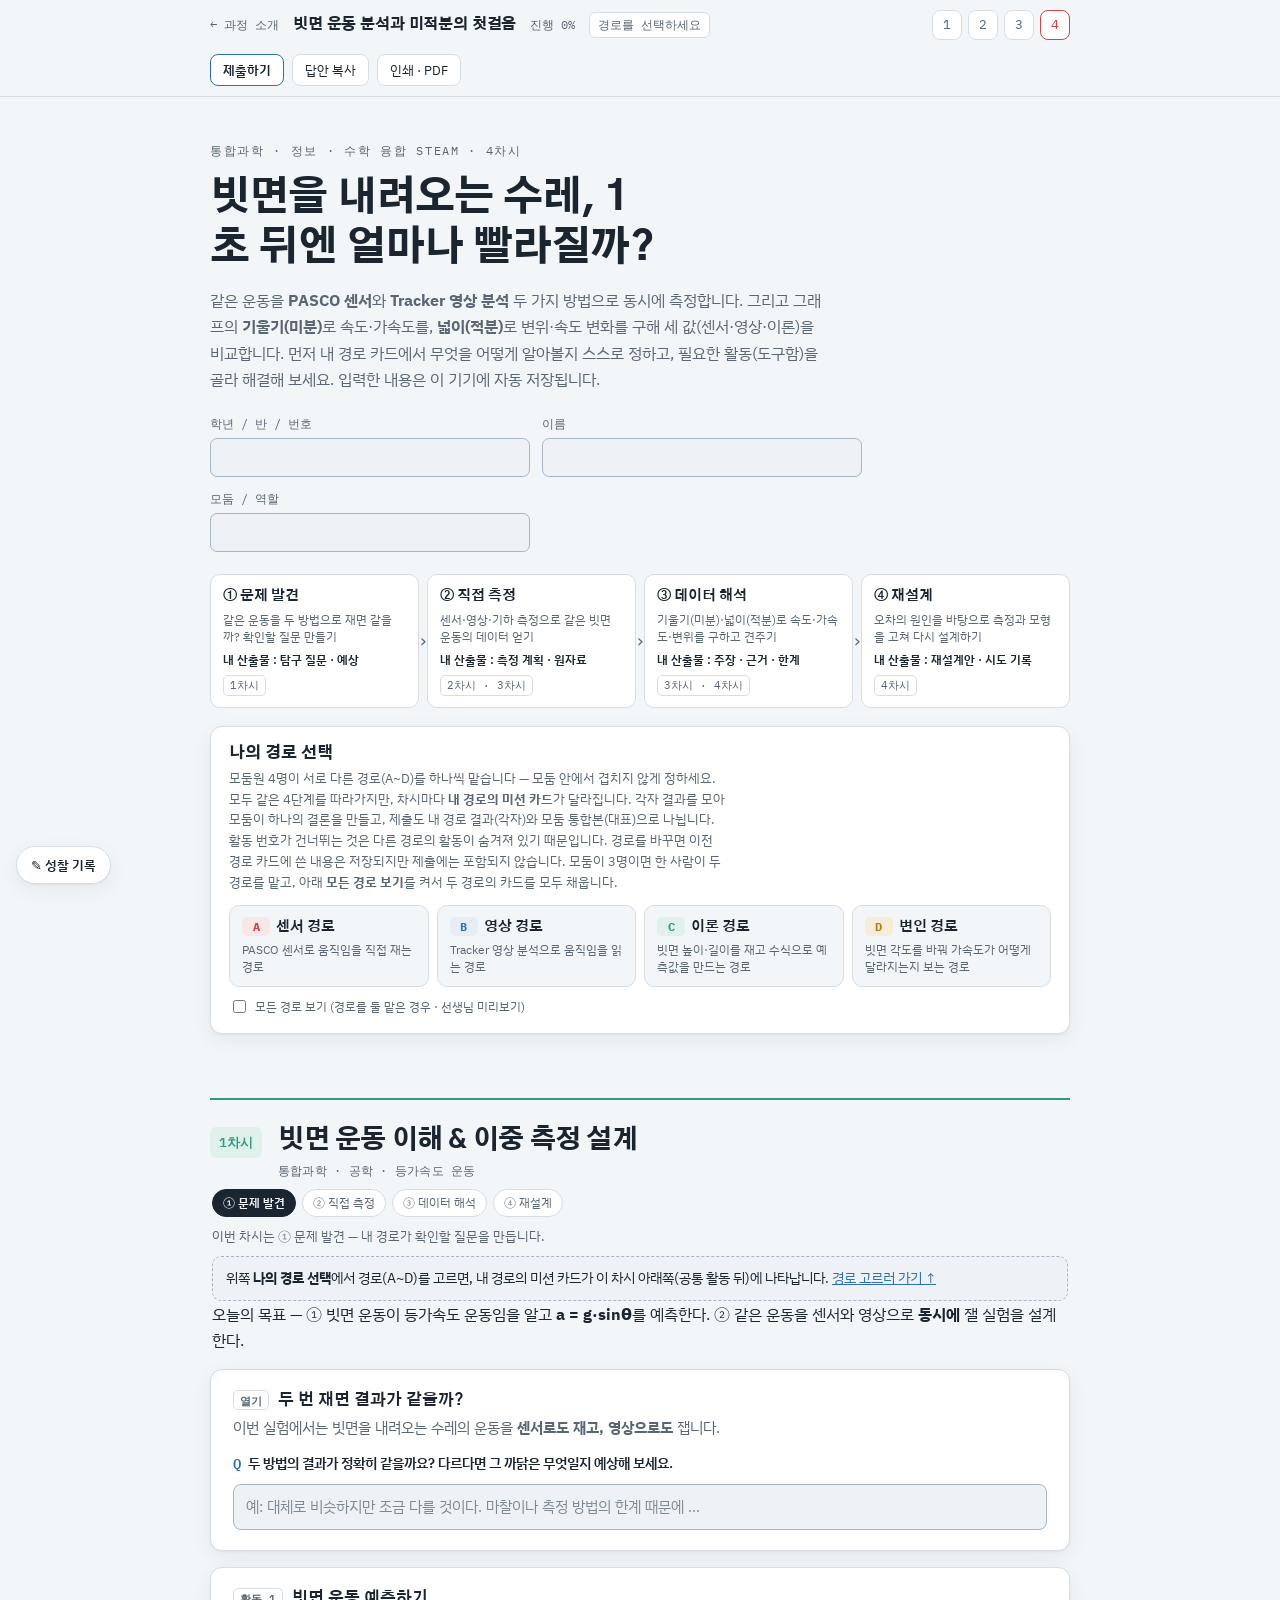
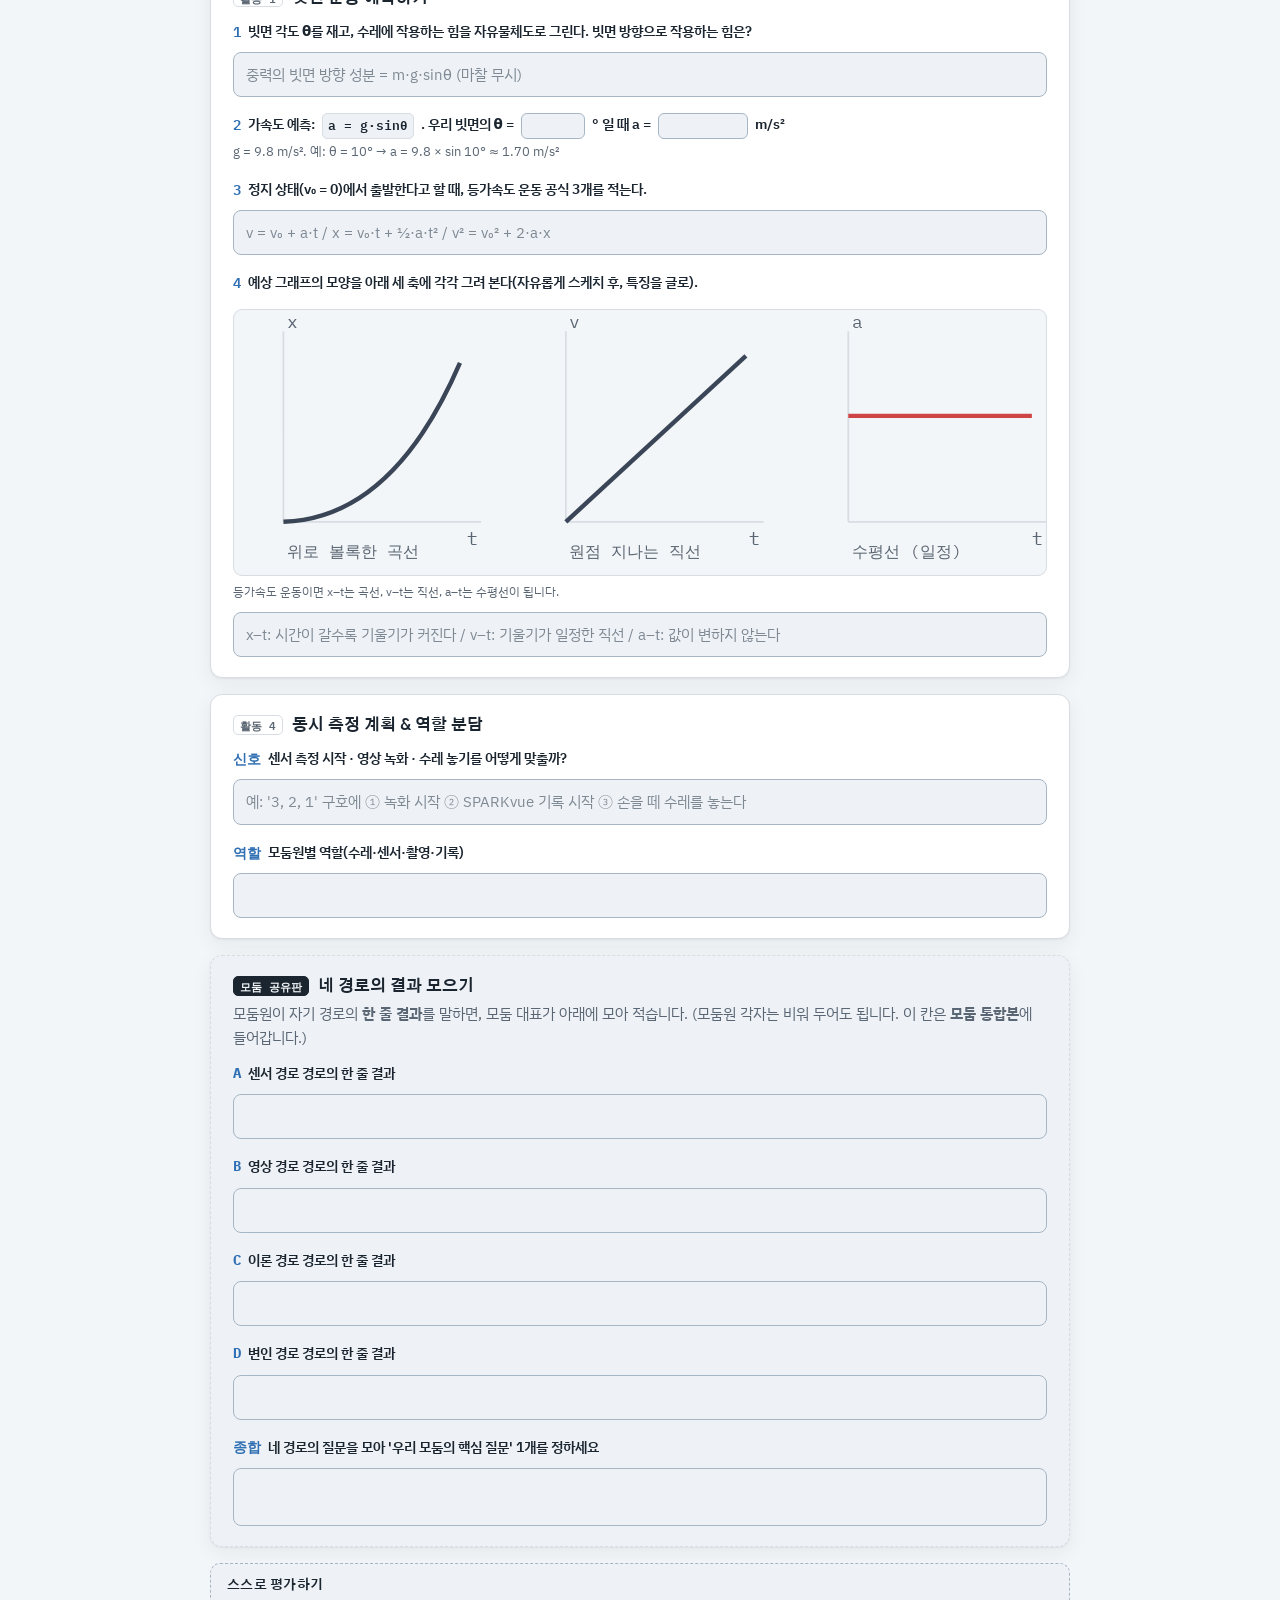
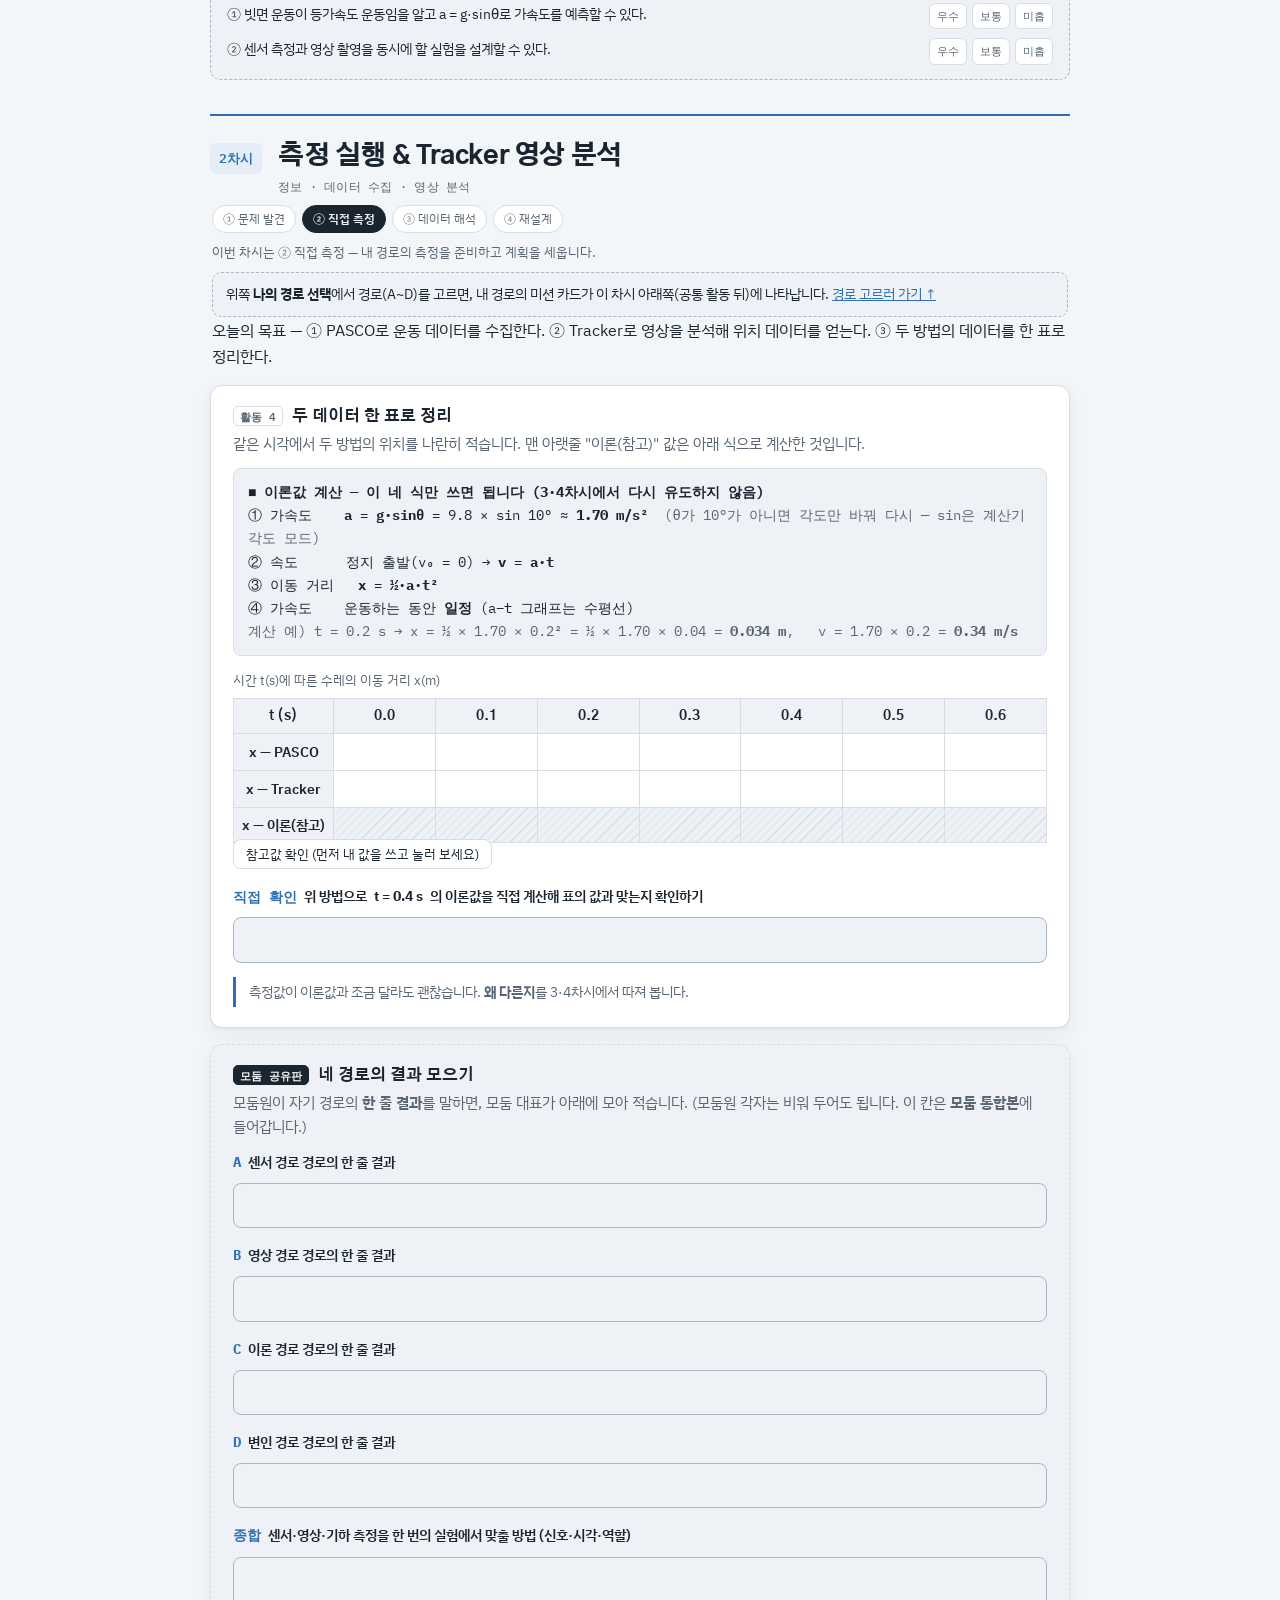
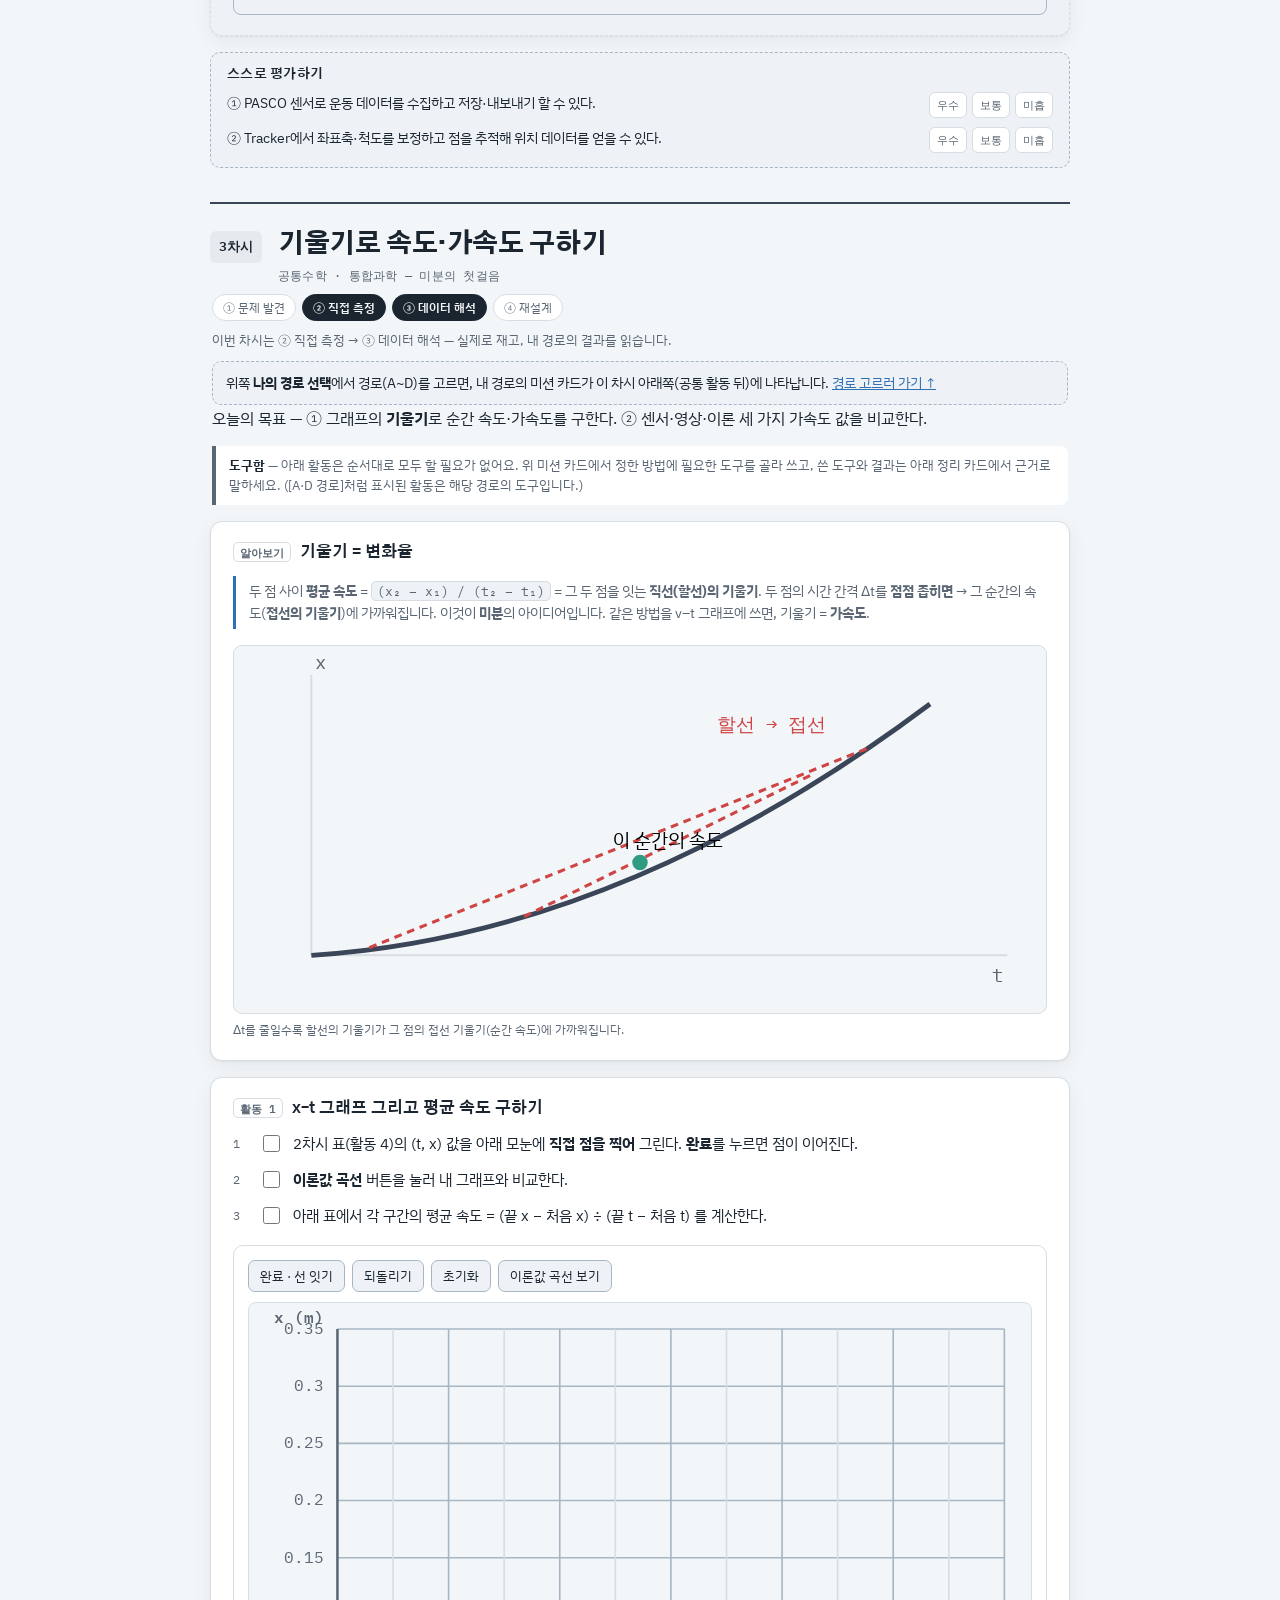
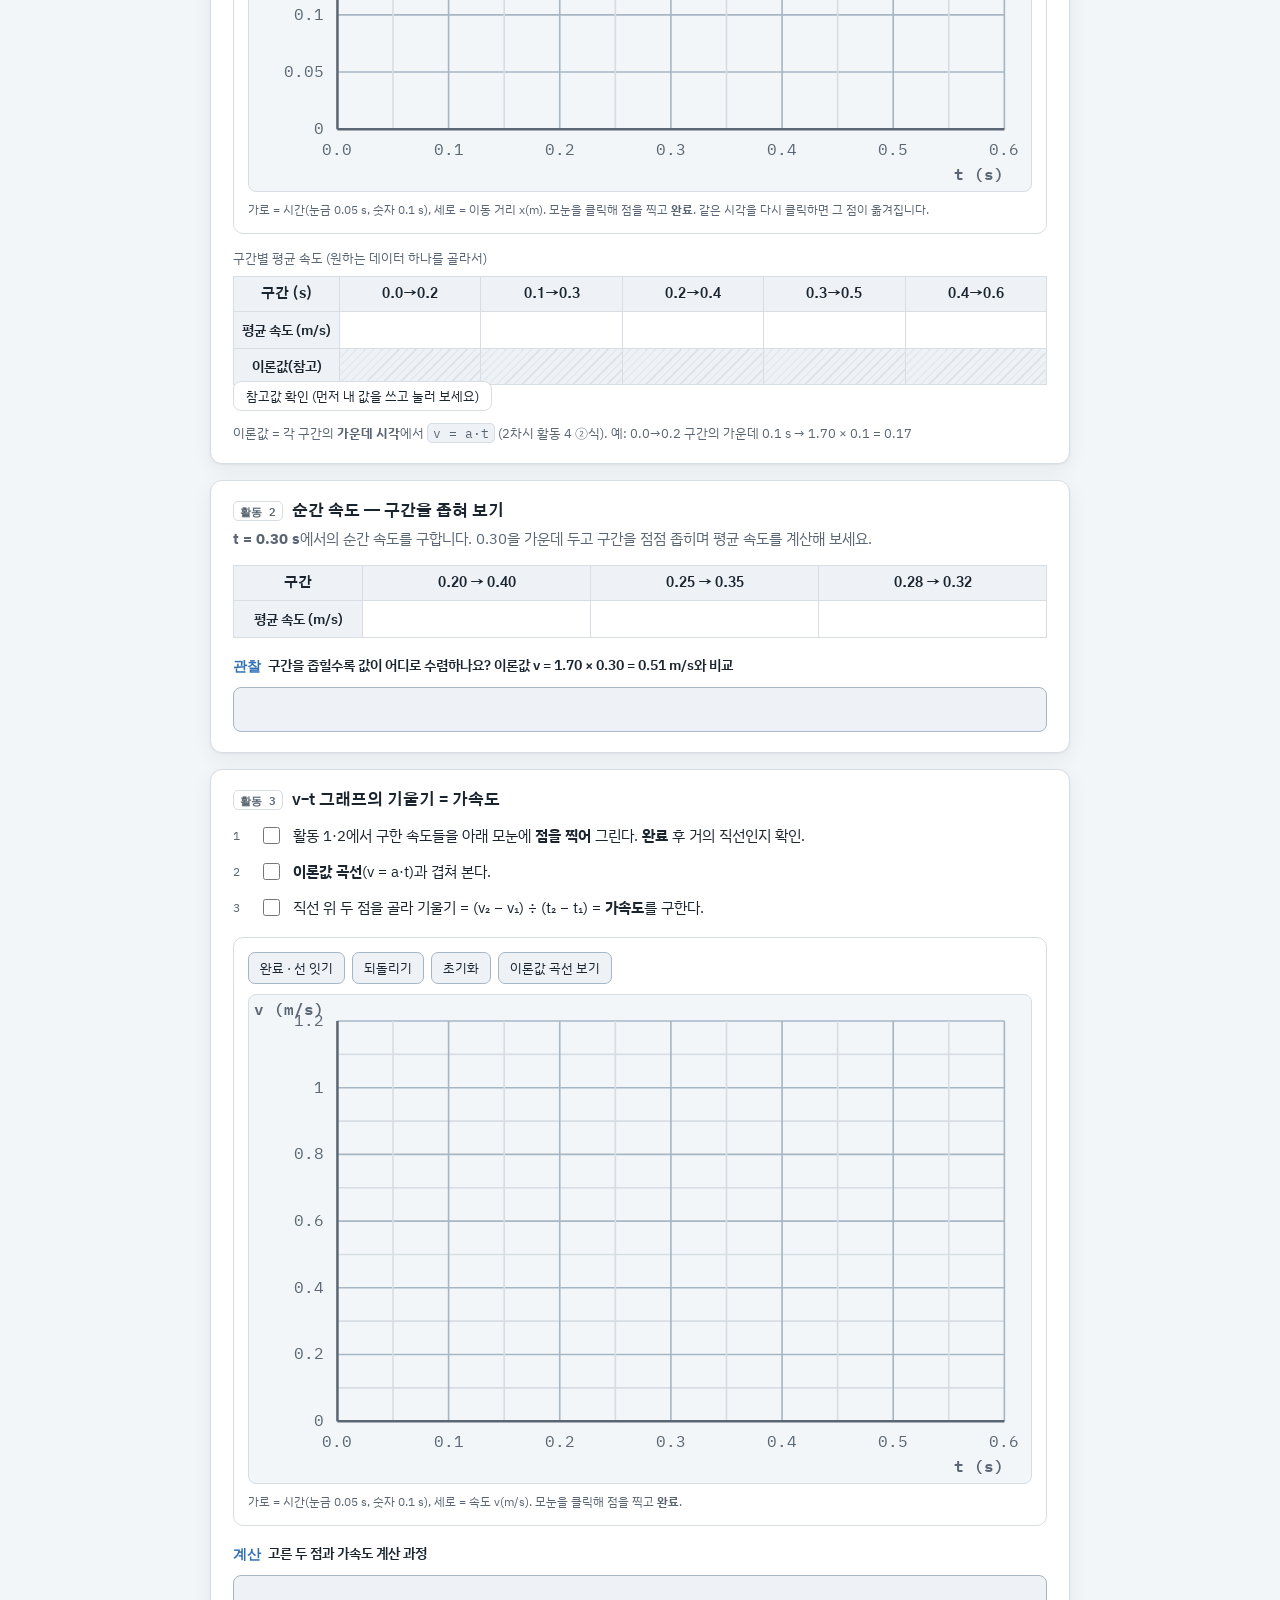
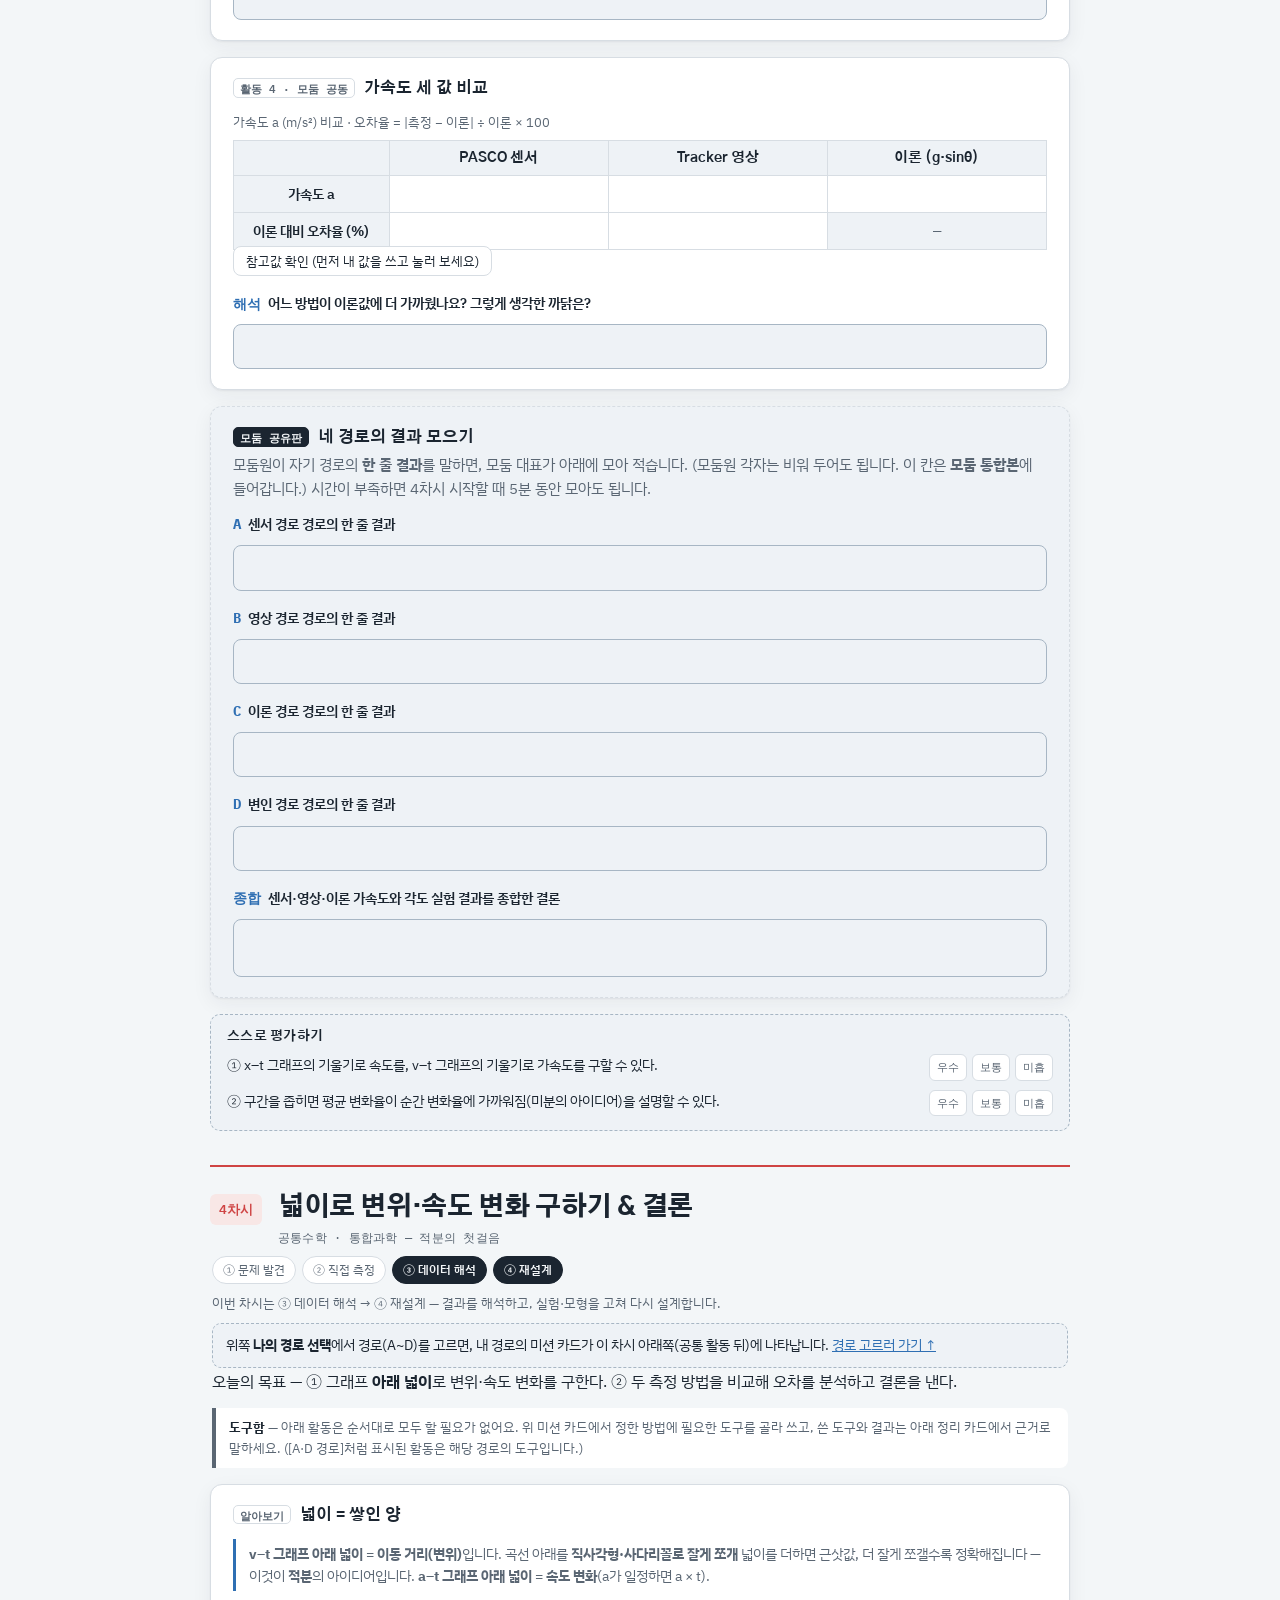
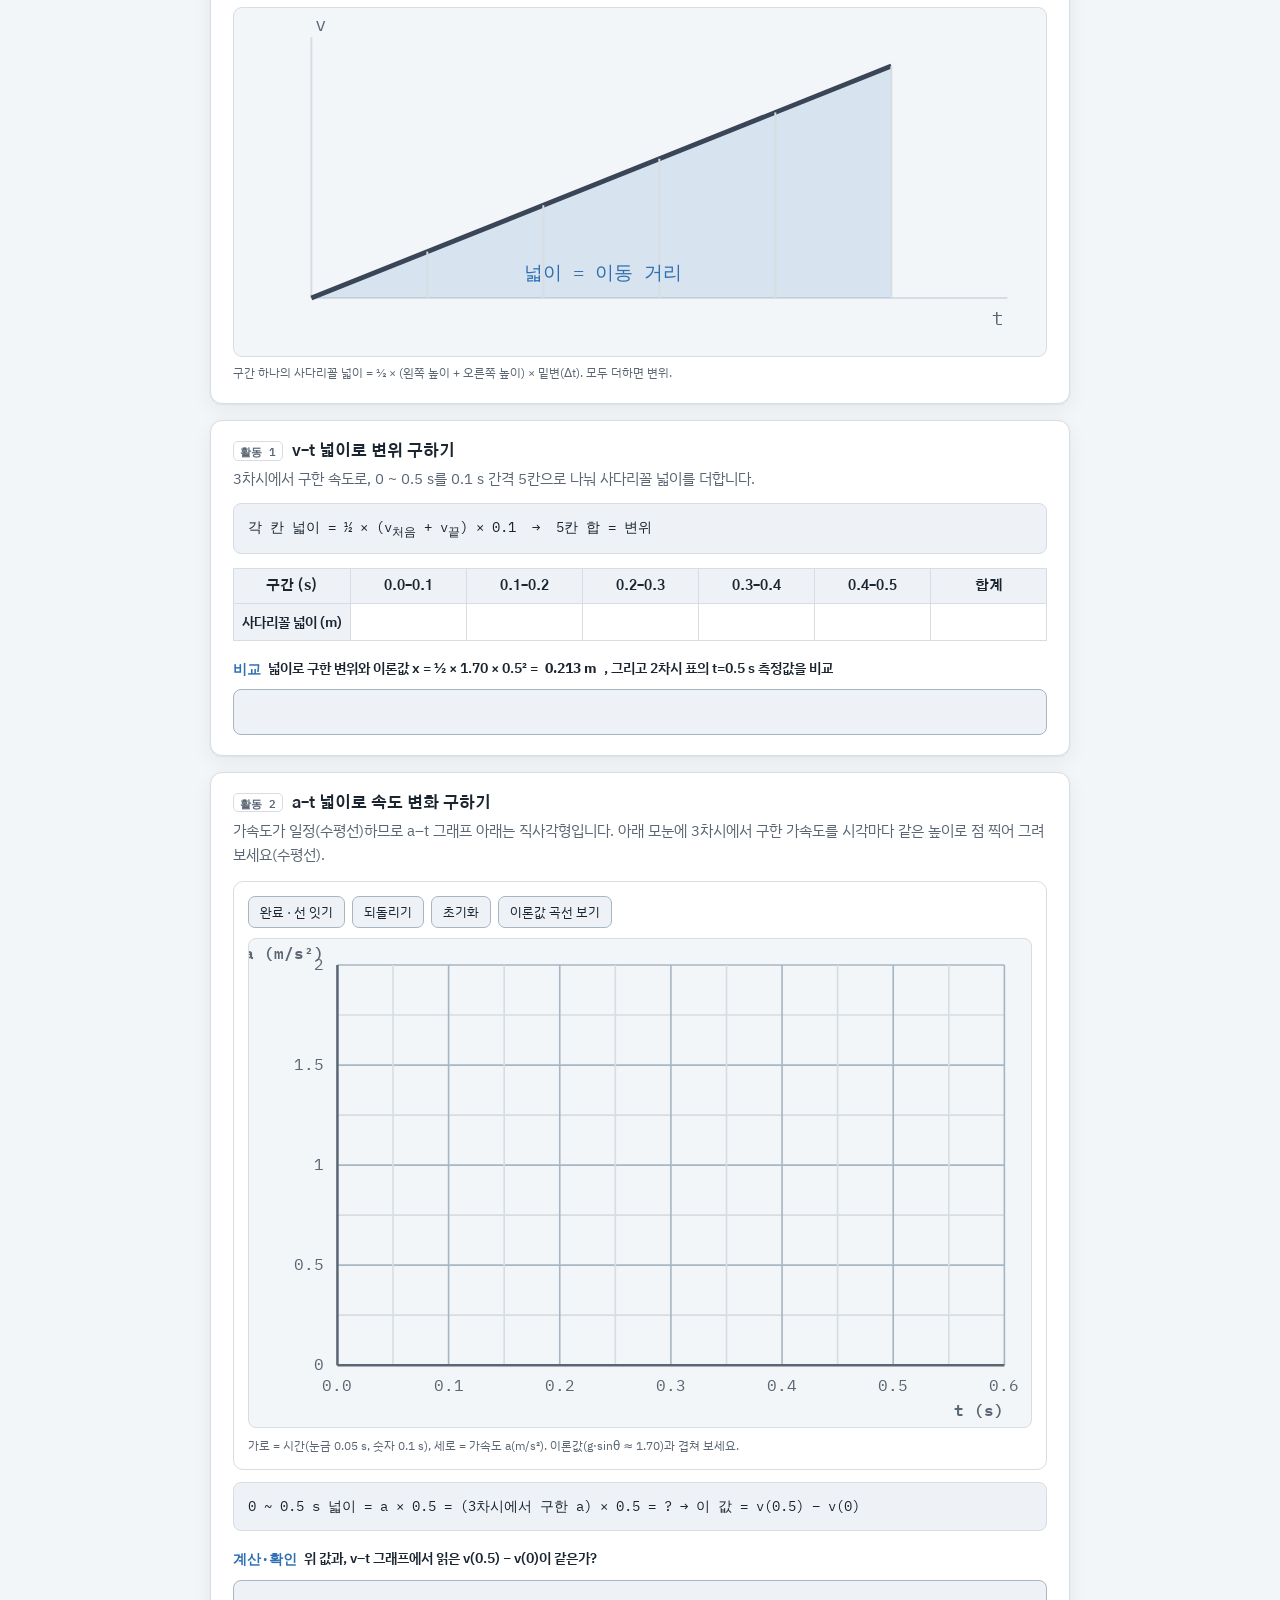
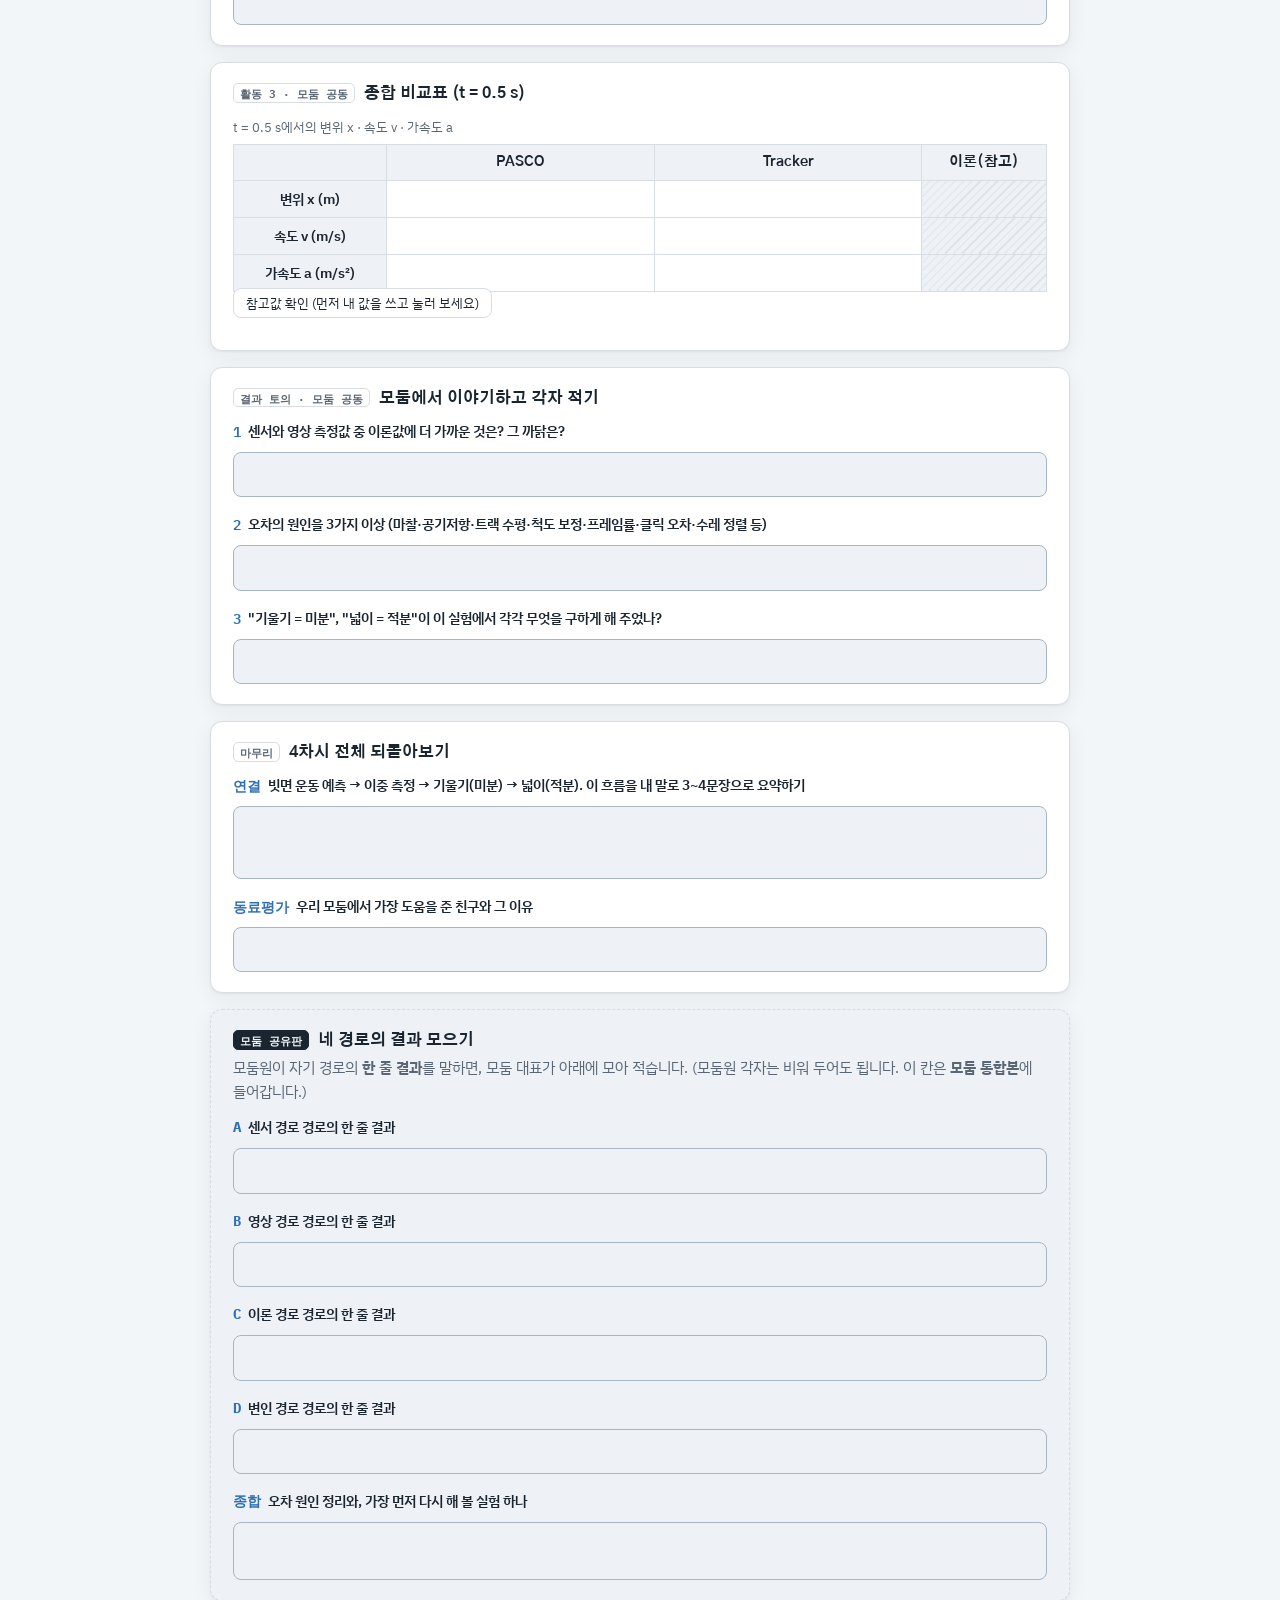
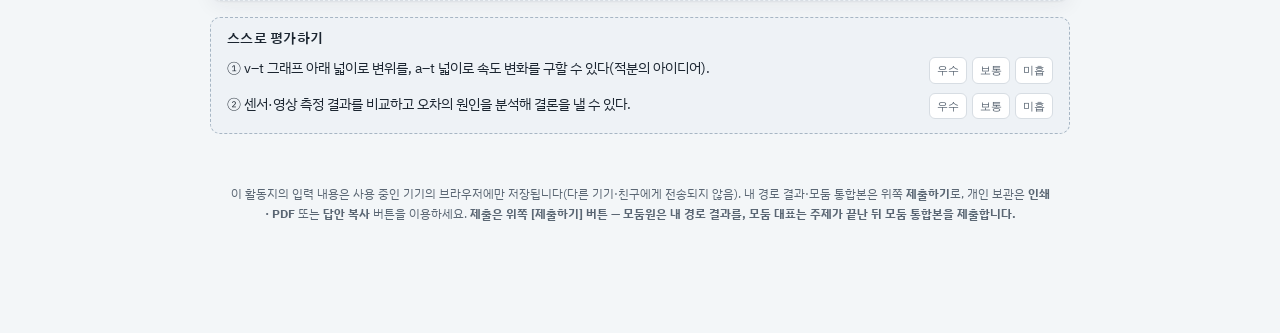
<file: incline-motion/activity.html>
<!doctype html>
<html lang="ko">
<head>
<meta charset="utf-8">
<meta name="viewport" content="width=device-width, initial-scale=1">
<title>빗면 운동 분석과 미적분의 첫걸음 · 학생 활동지</title>
<meta name="description" content="통합과학·정보·수학 융합 STEAM 4차시 학생 활동지 — PASCO 센서·Tracker로 빗면 운동을 이중 측정하고 기울기·넓이로 분석">
<link rel="icon" href="../favicon.svg">
<meta name="color-scheme" content="light dark">
<meta property="og:title" content="빗면 운동 분석과 미적분의 첫걸음 — 학생 활동지">
<meta property="og:description" content="빗면 운동을 PASCO 센서와 Tracker로 동시에 측정하고, 그래프의 기울기(미분)·넓이(적분)로 변위·속도·가속도를 구하는 4차시">
<meta property="og:type" content="website">
<link rel="preconnect" href="https://fonts.googleapis.com">
<link rel="preconnect" href="https://fonts.gstatic.com" crossorigin>
<link rel="stylesheet" href="https://fonts.googleapis.com/css2?family=Gothic+A1:wght@500;700;800&family=IBM+Plex+Sans+KR:wght@400;500;600&family=IBM+Plex+Mono:wght@400;600&display=swap">
<style>
:root{
  --paper:#f3f6f8; --card:#ffffff; --ink:#1b2530; --ink-soft:#5a6673; --line:#d7dde3;
  --acid:#cf4444; --base:#2f6fb3; --neutral:#2f9c82; --data:#3a4657;
  --acid-bg:#f8e7e6; --base-bg:#e5eef7; --neutral-bg:#e0f0eb; --data-bg:#e6e9ee;
  --field:#eef2f6; --field-line:#a7b6c4; --focus:#2f6fb3;
  --shadow:0 1px 2px rgba(27,37,48,.06),0 6px 20px rgba(27,37,48,.06);
  --f-disp:"Gothic A1","IBM Plex Sans KR",system-ui,sans-serif;
  --f-body:"IBM Plex Sans KR","Noto Sans KR",system-ui,sans-serif;
  --f-mono:"IBM Plex Mono",ui-monospace,monospace;
}
@media (prefers-color-scheme:dark){:root:not([data-theme="light"]){
  --paper:#12181f; --card:#1a2330; --ink:#e7edf3; --ink-soft:#9aa7b4; --line:#2c3846;
  --acid:#e97a7a; --base:#7db2e2; --neutral:#5cc6a9; --data:#aab7c6;
  --acid-bg:#3a2422; --base-bg:#1e2f42; --neutral-bg:#173029; --data-bg:#232d3a;
  --field:#1e2a35; --field-line:#476074; --focus:#7db2e2;
  --shadow:0 1px 2px rgba(0,0,0,.3),0 6px 20px rgba(0,0,0,.35);
}}
:root[data-theme="dark"]{
  --paper:#12181f; --card:#1a2330; --ink:#e7edf3; --ink-soft:#9aa7b4; --line:#2c3846;
  --acid:#e97a7a; --base:#7db2e2; --neutral:#5cc6a9; --data:#aab7c6;
  --acid-bg:#3a2422; --base-bg:#1e2f42; --neutral-bg:#173029; --data-bg:#232d3a;
  --field:#1e2a35; --field-line:#476074; --focus:#7db2e2;
  --shadow:0 1px 2px rgba(0,0,0,.3),0 6px 20px rgba(0,0,0,.35);
}
*{box-sizing:border-box}
html{scroll-behavior:smooth;scroll-padding-top:88px}
@media (prefers-reduced-motion:reduce){html{scroll-behavior:auto}}
body{margin:0;background:var(--paper);color:var(--ink);font-family:var(--f-body);
  font-size:16px;line-height:1.65;-webkit-text-size-adjust:100%}
h1,h2,h3,h4{font-family:var(--f-disp);line-height:1.25;text-wrap:balance;margin:0}
p{margin:0}
a{color:var(--base)}

.bar{position:sticky;top:0;z-index:20;background:var(--paper);border-bottom:1px solid var(--line)}
@supports (backdrop-filter:blur(1px)){.bar{background:color-mix(in srgb,var(--paper) 86%,transparent);backdrop-filter:blur(8px)}}
.bar-in{max-width:900px;margin:0 auto;padding:10px 20px;display:flex;align-items:center;gap:14px;flex-wrap:wrap}
.bar strong{font-family:var(--f-disp);font-weight:800;font-size:15px;letter-spacing:-.01em}
.steps{display:flex;gap:6px;margin-left:auto}
.steps a{width:30px;height:30px;display:grid;place-items:center;border-radius:8px;
  font-family:var(--f-mono);font-size:13px;text-decoration:none;color:var(--ink-soft);
  border:1px solid var(--line);background:var(--card)}
.steps a[data-d="sci"]:hover,.steps a[data-d="sci"].on{border-color:var(--neutral);color:var(--neutral)}
.steps a[data-d="info"]:hover,.steps a[data-d="info"].on{border-color:var(--base);color:var(--base)}
.steps a[data-d="data"]:hover,.steps a[data-d="data"].on{border-color:var(--data);color:var(--ink)}
.steps a[data-d="math"]:hover,.steps a[data-d="math"].on{border-color:var(--acid);color:var(--acid)}
.prog{font-family:var(--f-mono);font-size:12px;color:var(--ink-soft);white-space:nowrap}
.tools{display:flex;gap:8px}
.tools button{font-family:var(--f-body);font-size:13px;padding:6px 12px;border-radius:8px;
  border:1px solid var(--line);background:var(--card);color:var(--ink);cursor:pointer}
.tools button:hover{border-color:var(--focus)}
.tools button:focus-visible,.steps a:focus-visible{outline:2px solid var(--focus);outline-offset:2px}

main{max-width:900px;margin:0 auto;padding:0 20px 90px}
.hero{padding:44px 0 30px}
.eyebrow{font-family:var(--f-mono);font-size:12px;letter-spacing:.14em;text-transform:uppercase;color:var(--ink-soft)}
.hero h1{font-size:clamp(26px,4.4vw,40px);font-weight:800;margin:12px 0 14px;letter-spacing:-.02em}
.hero p{max-width:62ch;color:var(--ink-soft)}
.who{display:flex;gap:12px;flex-wrap:wrap;margin-top:22px}
.who label{font-family:var(--f-mono);font-size:12px;color:var(--ink-soft);display:flex;flex-direction:column;gap:4px}
.who input{font-family:var(--f-body);font-size:15px;color:var(--ink);background:var(--field);
  border:1px solid var(--field-line);border-radius:7px;padding:8px 10px;min-width:150px}
.who input:focus-visible{outline:2px solid var(--focus);outline-offset:1px}

.cha{margin-top:34px;border-top:2px solid var(--line);padding-top:8px}
.cha-head{display:flex;gap:16px;align-items:flex-start;padding:16px 0 6px}
.cha-num{font-family:var(--f-mono);font-weight:600;font-size:13px;padding:5px 9px;border-radius:6px;white-space:nowrap;margin-top:3px}
.cha-head h2{font-size:clamp(20px,3vw,26px);font-weight:800;letter-spacing:-.015em}
.cha-head .sub{font-family:var(--f-mono);font-size:12px;color:var(--ink-soft);margin-top:5px;letter-spacing:.02em}
[data-d="sci"] .cha-num{background:var(--neutral-bg);color:var(--neutral)}
[data-d="info"] .cha-num{background:var(--base-bg);color:var(--base)}
[data-d="data"] .cha-num{background:var(--data-bg);color:var(--ink)}
[data-d="math"] .cha-num{background:var(--acid-bg);color:var(--acid)}
[data-d="sci"]{border-top-color:var(--neutral)}
[data-d="info"]{border-top-color:var(--base)}
[data-d="data"]{border-top-color:var(--data)}
[data-d="math"]{border-top-color:var(--acid)}

.act{background:var(--card);border:1px solid var(--line);border-radius:12px;
  box-shadow:var(--shadow);padding:20px 22px;margin-top:16px}
.act > h3{font-size:16px;font-weight:700;display:flex;gap:9px;align-items:baseline}
.act > h3 .tag{font-family:var(--f-mono);font-size:11px;font-weight:600;color:var(--ink-soft);
  border:1px solid var(--line);border-radius:5px;padding:2px 6px;flex:none}
.act p.lead{color:var(--ink-soft);font-size:14.5px;margin-top:6px}

ol.todo,ul.todo{margin:14px 0 0;padding:0;list-style:none;display:flex;flex-direction:column;gap:9px}
ol.todo li,ul.todo li{display:flex;gap:10px;align-items:flex-start;font-size:14.5px}
.todo input[type=checkbox]{flex:none;width:17px;height:17px;margin-top:3px;accent-color:var(--focus);cursor:pointer}
.todo .n{font-family:var(--f-mono);font-size:12px;color:var(--ink-soft);flex:none;margin-top:2px;min-width:16px}
.todo code,.act code{font-family:var(--f-mono);font-size:12.5px;background:var(--field);
  border:1px solid var(--line);border-radius:5px;padding:1px 5px}
.hint{font-size:12.5px;color:var(--ink-soft);margin-top:2px}

.write{display:block;font-family:var(--f-body);font-size:14.5px;line-height:1.6;color:var(--ink);
  background:var(--field);border:1px solid var(--field-line);border-radius:8px;
  padding:10px 12px;margin-top:10px;min-height:2.6em;white-space:pre-wrap;word-break:break-word}
.write:focus-visible{outline:2px solid var(--focus);outline-offset:1px}
.write:empty:before{content:attr(data-ph);color:var(--ink-soft);opacity:.75}
.qlabel{font-size:13.5px;font-weight:600;margin-top:16px;display:flex;gap:7px}
.qlabel .b{color:var(--focus);font-family:var(--f-mono);flex:none}
.qlabel:first-of-type{margin-top:12px}

.tbl-wrap{overflow-x:auto;margin-top:14px}
table{border-collapse:collapse;width:100%;font-size:13.5px;min-width:440px}
caption{text-align:left;font-size:12.5px;color:var(--ink-soft);margin-bottom:7px}
th,td{border:1px solid var(--line);padding:6px 8px;text-align:center;font-variant-numeric:tabular-nums}
thead th{background:var(--field);font-family:var(--f-disp);font-weight:700}
tbody th{background:var(--field);font-weight:600;white-space:nowrap}
td input{width:100%;min-width:44px;border:none;background:transparent;font-family:var(--f-mono);
  font-size:13.5px;text-align:center;color:var(--ink);padding:3px 2px}
td input:focus-visible{outline:2px solid var(--focus);outline-offset:-2px;border-radius:3px}
td.fixed{background:var(--field);font-family:var(--f-mono);color:var(--ink-soft)}

.fml{font-family:var(--f-mono);font-size:14px;background:var(--field);border:1px solid var(--line);
  border-radius:8px;padding:12px 14px;margin-top:12px;overflow-x:auto}
.callout{font-size:13.5px;border-left:3px solid var(--focus);padding:4px 0 4px 13px;margin-top:14px;color:var(--ink-soft)}
.two{display:grid;grid-template-columns:1fr 1fr;gap:12px;margin-top:12px}
@media (max-width:620px){.two{grid-template-columns:1fr}}
.two .box{border:1px solid var(--line);border-radius:9px;padding:12px 13px;background:var(--paper)}
.two .box h4{font-size:13px;font-weight:700;font-family:var(--f-disp)}
.two .box p{font-size:13px;color:var(--ink-soft);margin-top:5px}

figure{margin:16px 0 0}
figure svg{width:100%;height:auto;display:block;background:var(--paper);border:1px solid var(--line);border-radius:9px}
figure svg .ax{stroke:var(--line)}
figure svg .c-data{stroke:var(--data);fill:none}
figure svg .c-acc{stroke:var(--acid);fill:none}
figure svg .fillv{fill:var(--base);opacity:.14}
figure svg .pt{fill:var(--neutral)}
figure svg .lbl{fill:var(--ink-soft);font-family:var(--f-mono)}
figure svg .lbl-b{fill:var(--base);font-family:var(--f-mono)}
figure svg .lbl-a{fill:var(--acid);font-family:var(--f-mono)}
figcaption{font-size:12px;color:var(--ink-soft);margin-top:6px}

.selfcheck{margin-top:16px;border:1px dashed var(--field-line);border-radius:10px;padding:14px 16px;background:var(--field)}
.selfcheck h4{font-family:var(--f-disp);font-size:13px;font-weight:700;letter-spacing:.02em}
.selfcheck .row{display:flex;gap:10px;align-items:flex-start;font-size:13.5px;margin-top:9px}
.selfcheck .opts{margin-left:auto;display:flex;gap:5px;flex:none}
.selfcheck .opts label{font-family:var(--f-mono);font-size:11px;border:1px solid var(--line);border-radius:6px;
  padding:3px 7px;cursor:pointer;background:var(--card);color:var(--ink-soft)}
.selfcheck .opts input{position:absolute;opacity:0;width:0;height:0}
.selfcheck .opts input:checked + span{color:var(--focus);font-weight:600}
.selfcheck .opts label:has(input:checked){border-color:var(--focus)}

footer{max-width:900px;margin:30px auto 0;padding:20px;font-size:12px;color:var(--ink-soft);text-align:center}

.saved{position:fixed;right:16px;bottom:16px;font-family:var(--f-mono);font-size:11px;
  background:var(--card);border:1px solid var(--line);border-radius:20px;padding:6px 13px;
  color:var(--ink-soft);box-shadow:var(--shadow);opacity:0;transition:opacity .3s;z-index:30}
.saved.show{opacity:1}
@media (prefers-reduced-motion:reduce){.saved{transition:none}}

/* ---- 직접 그리는 그래프 ---- */
.plot{background:var(--card);border:1px solid var(--line);border-radius:10px;padding:14px;margin-top:14px}
.plot-bar{display:flex;flex-wrap:wrap;gap:7px;margin-bottom:10px}
.plot-bar button{font-family:var(--f-body);font-size:12.5px;padding:6px 11px;border-radius:7px;
  border:1px solid var(--field-line);background:var(--field);color:var(--ink);cursor:pointer}
.plot-bar button:hover{border-color:var(--focus)}
.plot-bar button.on{background:var(--acid);color:#fff;border-color:var(--acid)}
.plot-bar button:focus-visible{outline:2px solid var(--focus);outline-offset:2px}
.plot-svg{width:100%;height:auto;aspect-ratio:8/5;min-height:200px;display:block;background:var(--paper);
  border:1px solid var(--line);border-radius:8px;touch-action:manipulation;cursor:crosshair}
.plot-svg .pg{stroke:var(--line);stroke-width:1}
.plot-svg .pg.maj{stroke:var(--field-line);stroke-width:1}
.plot-svg .pax{stroke:var(--ink-soft);stroke-width:1.5}
.plot-svg .plb{fill:var(--ink-soft);font-family:var(--f-mono);font-size:10px}
.plot-svg .pt-title{font-weight:600}
.plot-svg .pth{stroke:var(--acid);stroke-width:2;stroke-dasharray:5 4;fill:none}
.plot-svg .psl{stroke:var(--focus);stroke-width:2.5;fill:none}
.plot-svg .psp{fill:var(--focus);stroke:var(--card);stroke-width:1}
.plot-hint{font-size:12px;color:var(--ink-soft);margin-top:8px}

@media print{
  .bar,.tools,.saved,.steps{display:none!important}
  body{background:#fff;color:#000;font-size:11.5pt}
  main{max-width:none;padding:0}
  .act{box-shadow:none;break-inside:avoid;border-color:#bbb}
  .cha{break-before:page}
  .hero{padding:0 0 16px}
  .write,.who input,td input{background:#fff;border-color:#999}
  .write:empty:before{content:""}
  figure svg,.plot-svg{border-color:#999}
  .plot-bar,.plot-hint{display:none}
  .plot-svg{cursor:auto}
}
</style>
<link rel="stylesheet" href="../paths.css">
</head>
<body>

<div class="bar">
  <div class="bar-in">
    <a href="./" style="text-decoration:none;color:var(--ink-soft);font-family:var(--f-mono);font-size:12px;flex:none">← 과정 소개</a>
    <strong>빗면 운동 분석과 미적분의 첫걸음</strong>
    <span class="prog" id="prog">진행 0%</span>
    <span class="mypath" id="mypath" role="button" tabindex="0" title="나의 경로 선택으로 이동">경로를 선택하세요</span>
    <nav class="steps" aria-label="차시 이동">
      <a href="#cha1" data-d="sci">1</a>
      <a href="#cha2" data-d="info">2</a>
      <a href="#cha3" data-d="data">3</a>
      <a href="#cha4" data-d="math">4</a>
    </nav>
    <div class="tools">
      <button id="btn-copy" type="button">답안 복사</button>
      <button id="btn-print" type="button">인쇄 · PDF</button>
    </div>
  </div>
</div>

<main>
  <header class="hero">
    <div class="eyebrow">통합과학 · 정보 · 수학 융합 STEAM · 4차시</div>
    <h1>빗면을 내려오는 수레, 1초 뒤엔 얼마나 빨라질까?</h1>
    <p>같은 운동을 <b>PASCO 센서</b>와 <b>Tracker 영상 분석</b> 두 가지 방법으로 동시에 측정합니다.
      그리고 그래프의 <b>기울기(미분)</b>로 속도·가속도를, <b>넓이(적분)</b>로 변위·속도 변화를 구해
      세 값(센서·영상·이론)을 비교합니다. 먼저 내 경로 카드에서 무엇을 어떻게 알아볼지 스스로 정하고, 필요한 활동(도구함)을 골라 해결해 보세요.
      입력한 내용은 이 기기에 자동 저장됩니다.</p>
    <div class="who">
      <label>학년 / 반 / 번호 <input id="w-id" data-field="w-id" autocomplete="off"></label>
      <label>이름 <input id="w-name" data-field="w-name" autocomplete="off"></label>
      <label>모둠 / 역할 <input id="w-team" data-field="w-team" autocomplete="off"></label>
    </div>
    <div class="cycle" aria-label="4단계 탐구 사이클">
      <div class="cy"><b>① 문제 발견</b><span>같은 운동을 두 방법으로 재면 같을까? 확인할 질문 만들기</span><span class="out">내 산출물 : 탐구 질문 · 예상</span><em>1차시</em></div>
      <div class="cy"><b>② 직접 측정</b><span>센서·영상·기하 측정으로 같은 빗면 운동의 데이터 얻기</span><span class="out">내 산출물 : 측정 계획 · 원자료</span><em>2차시 · 3차시</em></div>
      <div class="cy"><b>③ 데이터 해석</b><span>기울기(미분)·넓이(적분)로 속도·가속도·변위를 구하고 견주기</span><span class="out">내 산출물 : 주장 · 근거 · 한계</span><em>3차시 · 4차시</em></div>
      <div class="cy"><b>④ 재설계</b><span>오차의 원인을 바탕으로 측정과 모형을 고쳐 다시 설계하기</span><span class="out">내 산출물 : 재설계안 · 시도 기록</span><em>4차시</em></div>
    </div>
    <div class="pathsel" id="pathsel">
      <h2>나의 경로 선택</h2>
      <p>모둠원 4명이 서로 다른 경로(A~D)를 하나씩 맡습니다 — 모둠 안에서 겹치지 않게 정하세요. 모두 같은 4단계를 따라가지만, 차시마다 <b>내 경로의 미션 카드</b>가 달라집니다. 각자 결과를 모아 모둠이 하나의 결론을 만들고, 제출도 내 경로 결과(각자)와 모둠 통합본(대표)으로 나뉩니다. 활동 번호가 건너뛰는 것은 다른 경로의 활동이 숨겨져 있기 때문입니다. 경로를 바꾸면 이전 경로 카드에 쓴 내용은 저장되지만 제출에는 포함되지 않습니다. 모둠이 3명이면 한 사람이 두 경로를 맡고, 아래 <b>모든 경로 보기</b>를 켜서 두 경로의 카드를 모두 채웁니다.</p>
      <div class="pcards" role="radiogroup" aria-label="나의 경로">
        <label class="pcard" data-l="A"><input type="radio" name="w-path" data-field="w-path" data-q="내 경로" value="A"><b data-k="A">센서 경로</b><span>PASCO 센서로 움직임을 직접 재는 경로</span></label>
        <label class="pcard" data-l="B"><input type="radio" name="w-path" data-field="w-path" data-q="내 경로" value="B"><b data-k="B">영상 경로</b><span>Tracker 영상 분석으로 움직임을 읽는 경로</span></label>
        <label class="pcard" data-l="C"><input type="radio" name="w-path" data-field="w-path" data-q="내 경로" value="C"><b data-k="C">이론 경로</b><span>빗면 높이·길이를 재고 수식으로 예측값을 만드는 경로</span></label>
        <label class="pcard" data-l="D"><input type="radio" name="w-path" data-field="w-path" data-q="내 경로" value="D"><b data-k="D">변인 경로</b><span>빗면 각도를 바꿔 가속도가 어떻게 달라지는지 보는 경로</span></label>
      </div>
      <div class="pathtools"><label><input type="checkbox" id="pathall"> 모든 경로 보기 (경로를 둘 맡은 경우 · 선생님 미리보기)</label></div>
    </div>
  </header>

  <!-- ================= 1차시 ================= -->
  <section class="cha" id="cha1" data-d="sci">
    <div class="cha-head">
      <span class="cha-num">1차시</span>
      <div>
        <h2>빗면 운동 이해 &amp; 이중 측정 설계</h2>
        <div class="sub">통합과학 · 공학 · 등가속도 운동</div>
      </div>
    </div>
    <div class="stagebar" aria-label="탐구 사이클 단계"><span class="st on">① 문제 발견</span><span class="st">② 직접 측정</span><span class="st">③ 데이터 해석</span><span class="st">④ 재설계</span><span class="stnote">이번 차시는 ① 문제 발견 — 내 경로가 확인할 질문을 만듭니다. <a class="gomission" data-n="1" href="#pathsel">내 경로 미션으로 ↓</a></span></div>
    <div class="nopath-note">위쪽 <b>나의 경로 선택</b>에서 경로(A~D)를 고르면, 내 경로의 미션 카드가 이 차시 아래쪽(공통 활동 뒤)에 나타납니다. <a href="#pathsel">경로 고르러 가기 ↑</a></div>
    <p class="lead" style="padding:0 2px">오늘의 목표 — ① 빗면 운동이 등가속도 운동임을 알고 <b>a = g·sinθ</b>를 예측한다.
      ② 같은 운동을 센서와 영상으로 <b>동시에</b> 잴 실험을 설계한다.</p>

    <div class="act">
      <h3><span class="tag">열기</span> 두 번 재면 결과가 같을까?</h3>
      <p class="lead">이번 실험에서는 빗면을 내려오는 수레의 운동을 <b>센서로도 재고, 영상으로도</b> 잽니다.</p>
      <div class="qlabel"><span class="b">Q</span> 두 방법의 결과가 정확히 같을까요? 다르다면 그 까닭은 무엇일지 예상해 보세요.</div>
      <div class="write" contenteditable="true" data-field="m1-hook" data-q="1차시 열기: 두 측정 방법의 결과 차이 예상" data-ph="예: 대체로 비슷하지만 조금 다를 것이다. 마찰이나 측정 방법의 한계 때문에 …"></div>
    </div>

    <div class="act">
      <h3><span class="tag">활동 1</span> 빗면 운동 예측하기</h3>
      <div class="qlabel"><span class="b">1</span> 빗면 각도 θ를 재고, 수레에 작용하는 힘을 자유물체도로 그린다. 빗면 방향으로 작용하는 힘은?</div>
      <div class="write" contenteditable="true" data-field="m1-force" data-q="빗면 방향 힘" data-ph="중력의 빗면 방향 성분 = m·g·sinθ (마찰 무시)"></div>
      <div class="qlabel"><span class="b">2</span> 가속도 예측: <code>a = g·sinθ</code>. 우리 빗면의 θ = <input style="width:64px;font-family:var(--f-mono);background:var(--field);border:1px solid var(--field-line);border-radius:6px;padding:3px 6px;color:var(--ink)" data-field="m1-theta" data-q="빗면 각도 θ">° 일 때 a = <input style="width:90px;font-family:var(--f-mono);background:var(--field);border:1px solid var(--field-line);border-radius:6px;padding:3px 6px;color:var(--ink)" data-field="m1-a-pred" data-q="예측 가속도 a"> m/s²</div>
      <div class="hint">g = 9.8 m/s². 예: θ = 10° → a = 9.8 × sin 10° ≈ 1.70 m/s²</div>
      <div class="qlabel"><span class="b">3</span> 정지 상태(v₀ = 0)에서 출발한다고 할 때, 등가속도 운동 공식 3개를 적는다.</div>
      <div class="write" contenteditable="true" data-field="m1-eqs" data-q="등가속도 운동 공식 3개" data-ph="v = v₀ + a·t / x = v₀·t + ½·a·t² / v² = v₀² + 2·a·x"></div>
      <div class="qlabel"><span class="b">4</span> 예상 그래프의 모양을 아래 세 축에 각각 그려 본다(자유롭게 스케치 후, 특징을 글로).</div>
      <figure>
        <svg viewBox="0 0 460 150" role="img" aria-label="x-t, v-t, a-t 예상 그래프 모양">
          <g transform="translate(0,0)">
            <line class="ax" x1="28" y1="12" x2="28" y2="120"/><line class="ax" x1="28" y1="120" x2="140" y2="120"/>
            <path class="c-data" d="M28,120 Q90,118 128,30" stroke-width="2.5"/>
            <text class="lbl" x="30" y="10" font-size="10">x</text><text class="lbl" x="132" y="133" font-size="10">t</text>
            <text class="lbl" x="30" y="140" font-size="9">위로 볼록한 곡선</text>
          </g>
          <g transform="translate(160,0)">
            <line class="ax" x1="28" y1="12" x2="28" y2="120"/><line class="ax" x1="28" y1="120" x2="140" y2="120"/>
            <line class="c-data" x1="28" y1="120" x2="130" y2="26" stroke-width="2.5"/>
            <text class="lbl" x="30" y="10" font-size="10">v</text><text class="lbl" x="132" y="133" font-size="10">t</text>
            <text class="lbl" x="30" y="140" font-size="9">원점 지나는 직선</text>
          </g>
          <g transform="translate(320,0)">
            <line class="ax" x1="28" y1="12" x2="28" y2="120"/><line class="ax" x1="28" y1="120" x2="140" y2="120"/>
            <line class="c-acc" x1="28" y1="60" x2="132" y2="60" stroke-width="2.5"/>
            <text class="lbl" x="30" y="10" font-size="10">a</text><text class="lbl" x="132" y="133" font-size="10">t</text>
            <text class="lbl" x="30" y="140" font-size="9">수평선 (일정)</text>
          </g>
        </svg>
        <figcaption>등가속도 운동이면 x–t는 곡선, v–t는 직선, a–t는 수평선이 됩니다.</figcaption>
      </figure>
      <div class="write" contenteditable="true" data-field="m1-graph-note" data-q="예상 그래프 특징 서술" data-ph="x–t: 시간이 갈수록 기울기가 커진다 / v–t: 기울기가 일정한 직선 / a–t: 값이 변하지 않는다"></div>
    </div>

    <div class="act" data-p="AD">
      <h3><span class="tag">활동 2 · A·D 경로</span> PASCO 센서 측정 설계</h3>
      <ul class="todo">
        <li><label><input type="checkbox" data-field="m1p-1"></label><div>측정 도구 선택: <b>스마트카트</b>(내장 센서) 또는 <b>모션 센서</b>(초음파) — 우리 모둠이 쓸 것에 표시하고 이유 적기</div></li>
        <li><label><input type="checkbox" data-field="m1p-2"></label><div>트랙을 수평 받침에 놓고 각도기로 θ 고정, 트랙이 좌우로 기울지 않았는지 확인</div></li>
        <li><label><input type="checkbox" data-field="m1p-3"></label><div>SPARKvue(또는 Capstone) 연결 → 표본율 설정 <span class="hint">권장 20~50 Hz</span></div></li>
        <li><label><input type="checkbox" data-field="m1p-4"></label><div>측정할 물리량 선택: 위치 · 속도 · 가속도 / 측정 구간(출발선 ~ 도착선) 정하기</div></li>
      </ul>
      <div class="qlabel"><span class="b">기록</span> 도구 선택과 이유, 표본율, 측정 구간</div>
      <div class="write" contenteditable="true" data-field="m1-pasco" data-q="PASCO 측정 설계" data-ph="도구: 스마트카트 (바퀴 회전으로 위치를 바로 얻을 수 있어서) / 표본율: 40 Hz / 구간: 0 ~ 0.8 m"></div>
    </div>

    <div class="act" data-p="B">
      <h3><span class="tag">활동 3 · B 경로</span> 영상 촬영 설계 (Tracker용)</h3>
      <ul class="todo">
        <li><label><input type="checkbox" data-field="m1v-1"></label><div>카메라(스마트폰)를 삼각대로 고정 — 빗면을 <b>정면·수직</b>으로 바라보게</div></li>
        <li><label><input type="checkbox" data-field="m1v-2"></label><div>프레임률 설정 <span class="hint">권장 30 또는 60 fps — 빠를수록 좋음</span>, 흔들림·자동초점 끄기</div></li>
        <li><label><input type="checkbox" data-field="m1v-3"></label><div>화면 안에 <b>길이를 아는 기준자</b>(예: 30 cm 자, 또는 트랙의 표시 눈금)를 함께 촬영 → Tracker 척도 보정용</div></li>
        <li><label><input type="checkbox" data-field="m1v-4"></label><div>수레에 <b>대비되는 색 스티커</b> 1개를 추적점으로 부착, 조명 충분히</div></li>
      </ul>
      <div class="qlabel"><span class="b">기록</span> fps, 기준자 실제 길이, 스티커 위치</div>
      <div class="write" contenteditable="true" data-field="m1-video" data-q="영상 촬영 설계" data-ph="60 fps / 기준자 0.30 m / 스티커는 수레 중앙 윗면"></div>
    </div>

    <div class="act">
      <h3><span class="tag">활동 4</span> 동시 측정 계획 &amp; 역할 분담</h3>
      <div class="qlabel"><span class="b">신호</span> 센서 측정 시작 · 영상 녹화 · 수레 놓기를 어떻게 맞출까?</div>
      <div class="write" contenteditable="true" data-field="m1-sync" data-q="동시 측정 신호 맞추기" data-ph="예: '3, 2, 1' 구호에 ① 녹화 시작 ② SPARKvue 기록 시작 ③ 손을 떼 수레를 놓는다"></div>
      <div class="qlabel"><span class="b">역할</span> 모둠원별 역할(수레·센서·촬영·기록)</div>
      <div class="write" contenteditable="true" data-field="m1-roles" data-q="역할 분담" data-ph=""></div>
    </div>

    <div class="act pm" id="pm1-A" data-p="A" data-l="A">
      <h3><span class="tag">경로 A · 센서 경로</span> 센서로 확인할 질문 만들기</h3>
      <p class="lead">센서는 위치·속도·가속도를 직접 알려 줍니다. 내가 센서로 확인할 질문을 정합니다.</p>
      <div class="qlabel"><span class="b">1</span> 내가 센서로 확인할 탐구 질문 한 문장</div>
      <div class="write" contenteditable="true" data-field="p1A-1" data-q="[1차시 경로A] 내가 센서로 확인할 탐구 질문 한 문장" data-ph="예: 센서가 알려 주는 가속도는 a = g·sinθ 값과 얼마나 가까울까?"></div>
      <div class="qlabel"><span class="b">2</span> 센서가 직접 주는 값과, 우리가 알고 싶은 값은 같은가요?</div>
      <div class="write" contenteditable="true" data-field="p1A-2" data-q="[1차시 경로A] 센서가 직접 주는 값과, 우리가 알고 싶은 값은 같은가요?" data-ph=""></div>
      <div class="qlabel"><span class="b">3</span> 센서 측정이 틀릴 수 있는 상황 2가지</div>
      <div class="write" contenteditable="true" data-field="p1A-3" data-q="[1차시 경로A] 센서 측정이 틀릴 수 있는 상황 2가지" data-ph="예: 트랙이 기울어짐, 표본율이 낮음"></div>
    </div>

    <div class="act pm" id="pm1-B" data-p="B" data-l="B">
      <h3><span class="tag">경로 B · 영상 경로</span> 영상으로 확인할 질문 만들기</h3>
      <p class="lead">영상에서는 프레임마다 '위치'만 얻을 수 있습니다. 속도·가속도는 그 위치에서 계산해야 합니다.</p>
      <div class="qlabel"><span class="b">1</span> 내가 영상 분석으로 확인할 탐구 질문 한 문장</div>
      <div class="write" contenteditable="true" data-field="p1B-1" data-q="[1차시 경로B] 내가 영상 분석으로 확인할 탐구 질문 한 문장" data-ph=""></div>
      <div class="qlabel"><span class="b">2</span> 프레임마다 얻은 위치로 속도와 가속도를 얻는 방법을 말로 설명해 보세요</div>
      <div class="write" contenteditable="true" data-field="p1B-2" data-q="[1차시 경로B] 프레임마다 얻은 위치로 속도와 가속도를 얻는 방법을 말로 설명해 보세요" data-ph="예: 시간 간격 Δt 동안 위치 변화 Δx를 나누면 속도"></div>
      <div class="qlabel"><span class="b">3</span> 영상이 센서보다 유리한 점 / 불리한 점</div>
      <div class="write" contenteditable="true" data-field="p1B-3" data-q="[1차시 경로B] 영상이 센서보다 유리한 점 / 불리한 점" data-ph=""></div>
    </div>

    <div class="act pm" id="pm1-C" data-p="C" data-l="C">
      <h3><span class="tag">경로 C · 이론 경로</span> 이론으로 예측할 질문 만들기</h3>
      <p class="lead">각도를 정확히 재야 이론값이 정확해집니다. 빗면 높이 h와 길이 L로도 sinθ = h/L을 구할 수 있습니다.</p>
      <div class="qlabel"><span class="b">1</span> θ를 재는 두 방법(각도기 / 높이÷길이)을 견주는 탐구 질문 한 문장</div>
      <div class="write" contenteditable="true" data-field="p1C-1" data-q="[1차시 경로C] θ를 재는 두 방법(각도기 / 높이÷길이)을 견주는 탐구 질문 한 문장" data-ph=""></div>
      <div class="qlabel"><span class="b">2</span> θ = 5°, 10°, 15°일 때 예측 가속도 a = 9.8 × sinθ를 계산해 보세요</div>
      <div class="write" contenteditable="true" data-field="p1C-2" data-q="[1차시 경로C] θ = 5°, 10°, 15°일 때 예측 가속도 a = 9.8 × sinθ를 계산해 보" data-ph="예: sin 10° ≈ 0.174 → a ≈ 1.70 m/s²"></div>
      <div class="qlabel"><span class="b">3</span> 이론값이 실제와 다를 수 있는 이유 2가지</div>
      <div class="write" contenteditable="true" data-field="p1C-3" data-q="[1차시 경로C] 이론값이 실제와 다를 수 있는 이유 2가지" data-ph="예: 마찰, 바퀴의 회전"></div>
    </div>

    <div class="act pm" id="pm1-D" data-p="D" data-l="D">
      <h3><span class="tag">경로 D · 변인 경로</span> 바꿔 볼 변인 정하기</h3>
      <p class="lead">한 번에 한 가지만 바꾸고 나머지는 같게 두어야 결과를 비교할 수 있습니다.</p>
      <div class="qlabel"><span class="b">1</span> 내가 바꿀 변인 한 가지(각도 또는 질량)와, 고정할 조건 3가지</div>
      <div class="write" contenteditable="true" data-field="p1D-1" data-q="[1차시 경로D] 내가 바꿀 변인 한 가지(각도 또는 질량)와, 고정할 조건 3가지" data-ph=""></div>
      <div class="qlabel"><span class="b">2</span> 가설: 이 변인을 키우면 가속도는 어떻게 될까요? 이유도 함께</div>
      <div class="write" contenteditable="true" data-field="p1D-2" data-q="[1차시 경로D] 가설: 이 변인을 키우면 가속도는 어떻게 될까요? 이유도 함께" data-ph=""></div>
      <div class="qlabel"><span class="b">3</span> 바꾼 결과를 어떤 값으로 비교할지 정하세요</div>
      <div class="write" contenteditable="true" data-field="p1D-3" data-q="[1차시 경로D] 바꾼 결과를 어떤 값으로 비교할지 정하세요" data-ph="예: 같은 구간의 평균 가속도"></div>
    </div>

    <div class="act team-only teamboard">
      <h3><span class="tag">모둠 공유판</span> 네 경로의 결과 모으기</h3>
      <p class="lead">모둠원이 자기 경로의 <b>한 줄 결과</b>를 말하면, 모둠 대표가 아래에 모아 적습니다. (모둠원 각자는 비워 두어도 됩니다. 이 칸은 <b>모둠 통합본</b>에 들어갑니다.)</p>
      <div class="qlabel"><span class="b">A</span> 센서 경로 경로의 한 줄 결과</div>
      <div class="write" contenteditable="true" data-field="tb1-A" data-q="[모둠 1차시] A경로(센서 경로) 한 줄 결과" data-ph=""></div>
      <div class="qlabel"><span class="b">B</span> 영상 경로 경로의 한 줄 결과</div>
      <div class="write" contenteditable="true" data-field="tb1-B" data-q="[모둠 1차시] B경로(영상 경로) 한 줄 결과" data-ph=""></div>
      <div class="qlabel"><span class="b">C</span> 이론 경로 경로의 한 줄 결과</div>
      <div class="write" contenteditable="true" data-field="tb1-C" data-q="[모둠 1차시] C경로(이론 경로) 한 줄 결과" data-ph=""></div>
      <div class="qlabel"><span class="b">D</span> 변인 경로 경로의 한 줄 결과</div>
      <div class="write" contenteditable="true" data-field="tb1-D" data-q="[모둠 1차시] D경로(변인 경로) 한 줄 결과" data-ph=""></div>
      <div class="qlabel"><span class="b">종합</span> 네 경로의 질문을 모아 '우리 모둠의 핵심 질문' 1개를 정하세요</div>
      <div class="write" contenteditable="true" data-field="tb1-sum" data-q="[모둠 1차시] 종합: 네 경로의 질문을 모아 &#x27;우리 모둠의 핵심 질문&#x27; 1개를 정하세요" data-ph="" style="min-height:4em"></div>
    </div>

    <div class="selfcheck">
      <h4>스스로 평가하기</h4>
      <div class="row"><span>① 빗면 운동이 등가속도 운동임을 알고 a = g·sinθ로 가속도를 예측할 수 있다.</span>
        <span class="opts"><label><input type="radio" name="scm1a" data-field="scm1a" value="우수"><span>우수</span></label><label><input type="radio" name="scm1a" data-field="scm1a" value="보통"><span>보통</span></label><label><input type="radio" name="scm1a" data-field="scm1a" value="미흡"><span>미흡</span></label></span></div>
      <div class="row"><span>② 센서 측정과 영상 촬영을 동시에 할 실험을 설계할 수 있다.</span>
        <span class="opts"><label><input type="radio" name="scm1b" data-field="scm1b" value="우수"><span>우수</span></label><label><input type="radio" name="scm1b" data-field="scm1b" value="보통"><span>보통</span></label><label><input type="radio" name="scm1b" data-field="scm1b" value="미흡"><span>미흡</span></label></span></div>
    </div>
  </section>

  <!-- ================= 2차시 ================= -->
  <section class="cha" id="cha2" data-d="info">
    <div class="cha-head">
      <span class="cha-num">2차시</span>
      <div>
        <h2>측정 실행 &amp; Tracker 영상 분석</h2>
        <div class="sub">정보 · 데이터 수집 · 영상 분석</div>
      </div>
    </div>
    <div class="stagebar" aria-label="탐구 사이클 단계"><span class="st">① 문제 발견</span><span class="st on">② 직접 측정</span><span class="st">③ 데이터 해석</span><span class="st">④ 재설계</span><span class="stnote">이번 차시는 ② 직접 측정 — 내 경로의 측정을 준비하고 계획을 세웁니다. <a class="gomission" data-n="2" href="#pathsel">내 경로 미션으로 ↓</a></span></div>
    <div class="nopath-note">위쪽 <b>나의 경로 선택</b>에서 경로(A~D)를 고르면, 내 경로의 미션 카드가 이 차시 아래쪽(공통 활동 뒤)에 나타납니다. <a href="#pathsel">경로 고르러 가기 ↑</a></div>
    <p class="lead" style="padding:0 2px">오늘의 목표 — ① PASCO로 운동 데이터를 수집한다.
      ② Tracker로 영상을 분석해 위치 데이터를 얻는다. ③ 두 방법의 데이터를 한 표로 정리한다.</p>

    <div class="act" data-p="AD">
      <h3><span class="tag">활동 1 · A·D 경로</span> PASCO로 측정하기</h3>
      <ol class="todo">
        <li><span class="n">1</span><label><input type="checkbox" data-field="m2p-1"></label><div>SPARKvue에서 센서 연결 확인 → <b>영점(0점) 설정</b></div></li>
        <li><span class="n">2</span><label><input type="checkbox" data-field="m2p-2"></label><div>1차시 신호에 맞춰 <b>3회 반복</b> 측정, 각 회차를 저장한다.</div></li>
        <li><span class="n">3</span><label><input type="checkbox" data-field="m2p-3"></label><div>각 회차 데이터를 <b>CSV로 내보내기</b> (파일 이름에 모둠·회차 표시)</div></li>
        <li><span class="n">4</span><label><input type="checkbox" data-field="m2p-4"></label><div>가장 깨끗한 1회를 대표로 골라 아래 표(활동 4)의 <code>x(PASCO)</code> 칸에 옮겨 적는다.</div></li>
      </ol>
      <div class="qlabel"><span class="b">기록</span> 대표 회차 번호와 고른 이유</div>
      <div class="write" contenteditable="true" data-field="m2-pasco-pick" data-q="대표 회차 선택" data-ph=""></div>
    </div>

    <div class="act" data-p="B">
      <h3><span class="tag">활동 2 · B 경로</span> Tracker 준비 — 영상 · 좌표축 · 척도</h3>
      <ol class="todo">
        <li><span class="n">1</span><label><input type="checkbox" data-field="m2t-1"></label><div>Tracker 실행 → <b>동영상 열기</b> → 분석할 <b>시작 프레임 / 끝 프레임</b> 지정</div></li>
        <li><span class="n">2</span><label><input type="checkbox" data-field="m2t-2"></label><div><b>좌표축</b> 만들기 → 원점을 <b>수레의 출발 위치</b>에, x축을 <b>빗면 아래 방향</b>으로 회전</div></li>
        <li><span class="n">3</span><label><input type="checkbox" data-field="m2t-3"></label><div><b>보정 막대(calibration stick)</b>를 화면 속 기준자 양 끝에 맞추고 <b>실제 길이</b> 입력 <span class="hint">1차시에 정한 값, 예 0.30 m</span></div></li>
      </ol>
      <div class="qlabel"><span class="b">기록</span> 프레임률(fps), 척도 실제 길이, 분석 구간(초)</div>
      <div class="write" contenteditable="true" data-field="m2-tracker-setup" data-q="Tracker 설정값" data-ph=""></div>
    </div>

    <div class="act" data-p="B">
      <h3><span class="tag">활동 3 · B 경로</span> 점 추적하기</h3>
      <ol class="todo">
        <li><span class="n">1</span><label><input type="checkbox" data-field="m2r-1"></label><div><b>질량점(point mass)</b> 하나 만들기</div></li>
        <li><span class="n">2</span><label><input type="checkbox" data-field="m2r-2"></label><div>자동 추적을 쓰거나, <code>Shift + 클릭</code>으로 <b>프레임마다 스티커 위치</b>를 찍는다.</div></li>
        <li><span class="n">3</span><label><input type="checkbox" data-field="m2r-3"></label><div>데이터 테이블에서 <b>t, x</b> 열을 확인하고 <b>클립보드/CSV로 내보내기</b></div></li>
      </ol>
      <div class="hint">튀는 점(잘못 찍힌 프레임)이 있으면 그 프레임만 다시 클릭해 고칩니다.</div>
    </div>

    <div class="act">
      <h3><span class="tag">활동 4</span> 두 데이터 한 표로 정리</h3>
      <p class="lead">같은 시각에서 두 방법의 위치를 나란히 적습니다. 맨 아랫줄 "이론(참고)" 값은 아래 식으로 계산한 것입니다.</p>
      <div class="fml"><b>■ 이론값 계산 — 이 네 식만 쓰면 됩니다 (3·4차시에서 다시 유도하지 않음)</b><br>
        ① 가속도 &nbsp;&nbsp; <b>a = g·sinθ</b> = 9.8 × sin 10° ≈ <b>1.70 m/s²</b> &nbsp;<span style="color:var(--ink-soft)">(θ가 10°가 아니면 각도만 바꿔 다시 — sin은 계산기 각도 모드)</span><br>
        ② 속도 &nbsp;&nbsp;&nbsp;&nbsp; 정지 출발(v₀ = 0) → <b>v = a·t</b><br>
        ③ 이동 거리 &nbsp; <b>x = ½·a·t²</b><br>
        ④ 가속도 &nbsp;&nbsp; 운동하는 동안 <b>일정</b> (a–t 그래프는 수평선)<br>
        <span style="color:var(--ink-soft)">계산 예) t = 0.2 s → x = ½ × 1.70 × 0.2² = ½ × 1.70 × 0.04 = <b>0.034 m</b>, &nbsp; v = 1.70 × 0.2 = <b>0.34 m/s</b></span></div>
      <div class="tbl-wrap">
        <table>
          <caption>시간 t(s)에 따른 수레의 이동 거리 x(m)</caption>
          <thead><tr><th>t (s)</th><th>0.0</th><th>0.1</th><th>0.2</th><th>0.3</th><th>0.4</th><th>0.5</th><th>0.6</th></tr></thead>
          <tbody>
            <tr><th>x — PASCO</th>
              <td><input data-field="m2x-p0"></td><td><input data-field="m2x-p1"></td><td><input data-field="m2x-p2"></td><td><input data-field="m2x-p3"></td><td><input data-field="m2x-p4"></td><td><input data-field="m2x-p5"></td><td><input data-field="m2x-p6"></td></tr>
            <tr><th>x — Tracker</th>
              <td><input data-field="m2x-t0"></td><td><input data-field="m2x-t1"></td><td><input data-field="m2x-t2"></td><td><input data-field="m2x-t3"></td><td><input data-field="m2x-t4"></td><td><input data-field="m2x-t5"></td><td><input data-field="m2x-t6"></td></tr>
            <tr><th>x — 이론(참고)</th>
              <td class="fixed ref">0</td><td class="fixed ref">0.009</td><td class="fixed ref">0.034</td><td class="fixed ref">0.077</td><td class="fixed ref">0.136</td><td class="fixed ref">0.213</td><td class="fixed ref">0.306</td></tr>
          </tbody>
        </table>
      </div>
      <div class="refbar"><button type="button" class="refbtn" aria-expanded="false">참고값 확인 (먼저 내 값을 쓰고 눌러 보세요)</button></div>
      <div class="qlabel"><span class="b">직접 확인</span> 위 방법으로 <b>t = 0.4 s</b>의 이론값을 직접 계산해 표의 값과 맞는지 확인하기</div>
      <div class="write" contenteditable="true" data-field="m2-theory-check" data-q="t=0.4 s 이론값 직접 계산" data-ph=""></div>
      <div class="callout">측정값이 이론값과 조금 달라도 괜찮습니다. <b>왜 다른지</b>를 3·4차시에서 따져 봅니다.</div>
    </div>

    <div class="act pm" id="pm2-A" data-p="A" data-l="A">
      <h3><span class="tag">경로 A · 센서 경로</span> 센서 측정 실행</h3>
      <p class="lead">SPARKvue로 3회 측정하고 가장 깨끗한 회차를 골라 x(PASCO) 줄을 채웁니다.</p>
      <div class="thread" data-src="[[&quot;p1A-1&quot;, &quot;1차시 · 내 탐구 질문&quot;, &quot;pm1-A&quot;]]"><b>내 탐구 이어가기</b> — 지난 차시에 내가 쓴 것</div>
      <div class="qlabel"><span class="b">1</span> 대표 회차와 그때 센서가 보여 준 가속도 값(또는 그래프 읽은 값)</div>
      <div class="write" contenteditable="true" data-field="p2A-1" data-q="[2차시 경로A] 대표 회차와 그때 센서가 보여 준 가속도 값(또는 그래프 읽은 값)" data-ph=""></div>
      <div class="qlabel"><span class="b">2</span> 회차마다 결과가 달랐다면 그 원인은?</div>
      <div class="write" contenteditable="true" data-field="p2A-2" data-q="[2차시 경로A] 회차마다 결과가 달랐다면 그 원인은?" data-ph=""></div>
      <div class="qlabel"><span class="b">3</span> 영상 경로 친구와 비교해 맞추어야 할 것(출발 신호·시각)</div>
      <div class="write" contenteditable="true" data-field="p2A-3" data-q="[2차시 경로A] 영상 경로 친구와 비교해 맞추어야 할 것(출발 신호·시각)" data-ph=""></div>
    </div>

    <div class="act pm" id="pm2-B" data-p="B" data-l="B">
      <h3><span class="tag">경로 B · 영상 경로</span> 영상 분석 실행</h3>
      <p class="lead">Tracker로 좌표축·척도를 맞추고 프레임마다 점을 찍어 x(Tracker) 줄을 채웁니다.</p>
      <div class="thread" data-src="[[&quot;p1B-1&quot;, &quot;1차시 · 내 탐구 질문&quot;, &quot;pm1-B&quot;]]"><b>내 탐구 이어가기</b> — 지난 차시에 내가 쓴 것</div>
      <div class="qlabel"><span class="b">1</span> Tracker 설정값과 추적한 프레임 수</div>
      <div class="write" contenteditable="true" data-field="p2B-1" data-q="[2차시 경로B] Tracker 설정값과 추적한 프레임 수" data-ph="예: 60 fps, 척도 0.30 m, 36프레임"></div>
      <div class="qlabel"><span class="b">2</span> 튀는 점(잘못 찍힌 프레임)은 어떻게 고쳤나요?</div>
      <div class="write" contenteditable="true" data-field="p2B-2" data-q="[2차시 경로B] 튀는 점(잘못 찍힌 프레임)은 어떻게 고쳤나요?" data-ph=""></div>
      <div class="qlabel"><span class="b">3</span> 센서 경로 친구와 비교해 맞추어야 할 것(출발 신호·시각)</div>
      <div class="write" contenteditable="true" data-field="p2B-3" data-q="[2차시 경로B] 센서 경로 친구와 비교해 맞추어야 할 것(출발 신호·시각)" data-ph=""></div>
    </div>

    <div class="act pm" id="pm2-C" data-p="C" data-l="C">
      <h3><span class="tag">경로 C · 이론 경로</span> 기하 측정과 이론 표 만들기</h3>
      <p class="lead">실험 빗면의 높이 h와 길이 L을 직접 재고, 이론 이동거리 표를 만듭니다.</p>
      <div class="thread" data-src="[[&quot;p1C-1&quot;, &quot;1차시 · 내 탐구 질문&quot;, &quot;pm1-C&quot;]]"><b>내 탐구 이어가기</b> — 지난 차시에 내가 쓴 것</div>
      <div class="qlabel"><span class="b">1</span> h, L과 sinθ = h/L 값, 각도기로 잰 θ의 sin 값과 비교한 결과</div>
      <div class="write" contenteditable="true" data-field="p2C-1" data-q="[2차시 경로C] h, L과 sinθ = h/L 값, 각도기로 잰 θ의 sin 값과 비교한 결과" data-ph="예: h = 0.087 m, L = 0.50 m → sinθ = 0.174"></div>
      <div class="qlabel"><span class="b">2</span> 내 θ로 이동거리 x = ½·a·t²을 t = 0.2, 0.4, 0.6 s에서 계산해 보세요</div>
      <div class="write" contenteditable="true" data-field="p2C-2" data-q="[2차시 경로C] 내 θ로 이동거리 x = ½·a·t²을 t = 0.2, 0.4, 0.6 s에서 계산해 " data-ph=""></div>
      <div class="qlabel"><span class="b">3</span> θ를 1°만 잘못 재면 가속도 예측값이 약 몇 % 달라질까요? (추정)</div>
      <div class="write" contenteditable="true" data-field="p2C-3" data-q="[2차시 경로C] θ를 1°만 잘못 재면 가속도 예측값이 약 몇 % 달라질까요? (추정)" data-ph="힌트: 10° 부근에서 sinθ의 변화율"></div>
    </div>

    <div class="act pm" id="pm2-D" data-p="D" data-l="D">
      <h3><span class="tag">경로 D · 변인 경로</span> 각도를 바꿔 센서 측정하기</h3>
      <p class="lead">센서 경로 친구의 설정을 빌려 각도만 바꾸어 측정합니다. (다른 조건은 같게!)</p>
      <div class="thread" data-src="[[&quot;p1D-1&quot;, &quot;1차시 · 내 탐구 질문&quot;, &quot;pm1-D&quot;]]"><b>내 탐구 이어가기</b> — 지난 차시에 내가 쓴 것</div>
      <div class="qlabel"><span class="b">1</span> 바꾼 θ와, 센서로 얻은 가속도 2회 값</div>
      <div class="write" contenteditable="true" data-field="p2D-1" data-q="[2차시 경로D] 바꾼 θ와, 센서로 얻은 가속도 2회 값" data-ph=""></div>
      <div class="qlabel"><span class="b">2</span> 처음 θ(10°) 대비 가속도의 비(a₂/a₁)와 sinθ의 비(sinθ₂/sinθ₁)</div>
      <div class="write" contenteditable="true" data-field="p2D-2" data-q="[2차시 경로D] 처음 θ(10°) 대비 가속도의 비(a₂/a₁)와 sinθ의 비(sinθ₂/sinθ₁)" data-ph=""></div>
      <div class="qlabel"><span class="b">3</span> 두 비가 비슷한가요? 다르다면 이유는?</div>
      <div class="write" contenteditable="true" data-field="p2D-3" data-q="[2차시 경로D] 두 비가 비슷한가요? 다르다면 이유는?" data-ph=""></div>
    </div>

    <div class="act team-only teamboard">
      <h3><span class="tag">모둠 공유판</span> 네 경로의 결과 모으기</h3>
      <p class="lead">모둠원이 자기 경로의 <b>한 줄 결과</b>를 말하면, 모둠 대표가 아래에 모아 적습니다. (모둠원 각자는 비워 두어도 됩니다. 이 칸은 <b>모둠 통합본</b>에 들어갑니다.)</p>
      <div class="qlabel"><span class="b">A</span> 센서 경로 경로의 한 줄 결과</div>
      <div class="write" contenteditable="true" data-field="tb2-A" data-q="[모둠 2차시] A경로(센서 경로) 한 줄 결과" data-ph=""></div>
      <div class="qlabel"><span class="b">B</span> 영상 경로 경로의 한 줄 결과</div>
      <div class="write" contenteditable="true" data-field="tb2-B" data-q="[모둠 2차시] B경로(영상 경로) 한 줄 결과" data-ph=""></div>
      <div class="qlabel"><span class="b">C</span> 이론 경로 경로의 한 줄 결과</div>
      <div class="write" contenteditable="true" data-field="tb2-C" data-q="[모둠 2차시] C경로(이론 경로) 한 줄 결과" data-ph=""></div>
      <div class="qlabel"><span class="b">D</span> 변인 경로 경로의 한 줄 결과</div>
      <div class="write" contenteditable="true" data-field="tb2-D" data-q="[모둠 2차시] D경로(변인 경로) 한 줄 결과" data-ph=""></div>
      <div class="qlabel"><span class="b">종합</span> 센서·영상·기하 측정을 한 번의 실험에서 맞출 방법 (신호·시각·역할)</div>
      <div class="write" contenteditable="true" data-field="tb2-sum" data-q="[모둠 2차시] 종합: 센서·영상·기하 측정을 한 번의 실험에서 맞출 방법 (신호·시각·역할)" data-ph="" style="min-height:4em"></div>
    </div>

    <div class="selfcheck">
      <h4>스스로 평가하기</h4>
      <div class="row"><span>① PASCO 센서로 운동 데이터를 수집하고 저장·내보내기 할 수 있다.</span>
        <span class="opts"><label><input type="radio" name="scm2a" data-field="scm2a" value="우수"><span>우수</span></label><label><input type="radio" name="scm2a" data-field="scm2a" value="보통"><span>보통</span></label><label><input type="radio" name="scm2a" data-field="scm2a" value="미흡"><span>미흡</span></label></span></div>
      <div class="row"><span>② Tracker에서 좌표축·척도를 보정하고 점을 추적해 위치 데이터를 얻을 수 있다.</span>
        <span class="opts"><label><input type="radio" name="scm2b" data-field="scm2b" value="우수"><span>우수</span></label><label><input type="radio" name="scm2b" data-field="scm2b" value="보통"><span>보통</span></label><label><input type="radio" name="scm2b" data-field="scm2b" value="미흡"><span>미흡</span></label></span></div>
    </div>
  </section>

  <!-- ================= 3차시 ================= -->
  <section class="cha" id="cha3" data-d="data">
    <div class="cha-head">
      <span class="cha-num">3차시</span>
      <div>
        <h2>기울기로 속도·가속도 구하기</h2>
        <div class="sub">공통수학 · 통합과학 — 미분의 첫걸음</div>
      </div>
    </div>
    <div class="stagebar" aria-label="탐구 사이클 단계"><span class="st">① 문제 발견</span><span class="st on">② 직접 측정</span><span class="st on">③ 데이터 해석</span><span class="st">④ 재설계</span><span class="stnote">이번 차시는 ② 직접 측정 → ③ 데이터 해석 — 실제로 재고, 내 경로의 결과를 읽습니다. <a class="gomission" data-n="3" href="#pathsel">내 경로 미션으로 ↓</a></span></div>
    <div class="nopath-note">위쪽 <b>나의 경로 선택</b>에서 경로(A~D)를 고르면, 내 경로의 미션 카드가 이 차시 아래쪽(공통 활동 뒤)에 나타납니다. <a href="#pathsel">경로 고르러 가기 ↑</a></div>
    <p class="lead" style="padding:0 2px">오늘의 목표 — ① 그래프의 <b>기울기</b>로 순간 속도·가속도를 구한다.
      ② 센서·영상·이론 세 가지 가속도 값을 비교한다.</p>

    <div class="act pm" id="pm3-A" data-p="A" data-l="A">
      <h3><span class="tag">경로 A · 센서 경로</span> 센서 그래프로 내 질문에 답하기</h3>
      <p class="lead">내 데이터로 1차시의 질문에 답하기 위해, 분석 방법부터 스스로 정하고 진행합니다.</p>
      <div class="thread" data-src="[[&quot;p1A-1&quot;, &quot;1차시 · 내 탐구 질문&quot;, &quot;pm1-A&quot;], [&quot;p2A-1&quot;, &quot;2차시 · 내 측정 계획·기록&quot;, &quot;pm2-A&quot;]]"><b>내 탐구 이어가기</b> — 지난 차시에 내가 쓴 것</div>
      <div class="qlabel"><span class="b">1</span> 센서 데이터의 핵심 결과 — x–t 그래프 모양, 구한 가속도(대략)</div>
      <div class="write" contenteditable="true" data-field="p3A-1" data-q="[3차시 경로A] 센서 데이터의 핵심 결과 — x–t 그래프 모양, 구한 가속도(대략)" data-ph=""></div>
      <div class="qlabel"><span class="b">2</span> 내 질문에 답하려면 무엇을 계산·비교할까요? 기울기를 구할 구간과 방법, 비교할 이론값 등을 먼저 정하세요</div>
      <div class="write" contenteditable="true" data-field="p3A-2" data-q="[3차시 경로A] 내 질문에 답하려면 무엇을 계산·비교할까요? 기울기를 구할 구간과 방법, 비교할 이론값" data-ph=""></div>
    </div>

    <div class="act pm" id="pm3-B" data-p="B" data-l="B">
      <h3><span class="tag">경로 B · 영상 경로</span> 영상 그래프로 내 질문에 답하기</h3>
      <p class="lead">내 데이터로 1차시의 질문에 답하기 위해, 분석 방법부터 스스로 정하고 진행합니다.</p>
      <div class="thread" data-src="[[&quot;p1B-1&quot;, &quot;1차시 · 내 탐구 질문&quot;, &quot;pm1-B&quot;], [&quot;p2B-1&quot;, &quot;2차시 · 내 측정 계획·기록&quot;, &quot;pm2-B&quot;]]"><b>내 탐구 이어가기</b> — 지난 차시에 내가 쓴 것</div>
      <div class="qlabel"><span class="b">1</span> 영상 분석의 핵심 결과 — x–t 그래프 모양, 구간을 좁혀 얻은 순간 속도(대략)</div>
      <div class="write" contenteditable="true" data-field="p3B-1" data-q="[3차시 경로B] 영상 분석의 핵심 결과 — x–t 그래프 모양, 구간을 좁혀 얻은 순간 속도(대략)" data-ph=""></div>
      <div class="qlabel"><span class="b">2</span> 내 질문에 답하려면 영상 데이터에서 무엇을 계산·비교할까요? 구간 크기(Δt)와 비교 대상을 먼저 정하세요</div>
      <div class="write" contenteditable="true" data-field="p3B-2" data-q="[3차시 경로B] 내 질문에 답하려면 영상 데이터에서 무엇을 계산·비교할까요? 구간 크기(Δt)와 비교 " data-ph=""></div>
    </div>

    <div class="act pm" id="pm3-C" data-p="C" data-l="C">
      <h3><span class="tag">경로 C · 이론 경로</span> 이론 그래프를 기준으로 삼기</h3>
      <p class="lead">이론 곡선을 기준 삼아 친구들의 측정값을 평가하는 방법을 스스로 정합니다.</p>
      <div class="thread" data-src="[[&quot;p1C-1&quot;, &quot;1차시 · 내 탐구 질문&quot;, &quot;pm1-C&quot;], [&quot;p2C-1&quot;, &quot;2차시 · 내 측정 계획·기록&quot;, &quot;pm2-C&quot;]]"><b>내 탐구 이어가기</b> — 지난 차시에 내가 쓴 것</div>
      <div class="qlabel"><span class="b">1</span> 내 θ로 직접 계산한 이론 값(이동거리·속도·가속도)의 핵심</div>
      <div class="write" contenteditable="true" data-field="p3C-1" data-q="[3차시 경로C] 내 θ로 직접 계산한 이론 값(이동거리·속도·가속도)의 핵심" data-ph=""></div>
      <div class="qlabel"><span class="b">2</span> 친구들의 측정값을 이론과 어떻게 견줄까요? 오차율 기준과 허용 범위를 먼저 정하세요</div>
      <div class="write" contenteditable="true" data-field="p3C-2" data-q="[3차시 경로C] 친구들의 측정값을 이론과 어떻게 견줄까요? 오차율 기준과 허용 범위를 먼저 정하세요" data-ph=""></div>
    </div>

    <div class="act pm" id="pm3-D" data-p="D" data-l="D">
      <h3><span class="tag">경로 D · 변인 경로</span> 각도 실험으로 내 질문에 답하기</h3>
      <p class="lead">각도에 따라 가속도가 어떻게 달라지는지 확인하는 방법을 스스로 정합니다.</p>
      <div class="thread" data-src="[[&quot;p1D-1&quot;, &quot;1차시 · 내 탐구 질문&quot;, &quot;pm1-D&quot;], [&quot;p2D-1&quot;, &quot;2차시 · 내 측정 계획·기록&quot;, &quot;pm2-D&quot;]]"><b>내 탐구 이어가기</b> — 지난 차시에 내가 쓴 것</div>
      <div class="qlabel"><span class="b">1</span> 내 각도 실험의 핵심 결과 — (θ, a) 값과 처음 각도와의 비교</div>
      <div class="write" contenteditable="true" data-field="p3D-1" data-q="[3차시 경로D] 내 각도 실험의 핵심 결과 — (θ, a) 값과 처음 각도와의 비교" data-ph=""></div>
      <div class="qlabel"><span class="b">2</span> a와 sinθ의 관계를 어떻게 확인할까요? 비율·그래프·친구 데이터 합치기 중 방법을 먼저 정하세요</div>
      <div class="write" contenteditable="true" data-field="p3D-2" data-q="[3차시 경로D] a와 sinθ의 관계를 어떻게 확인할까요? 비율·그래프·친구 데이터 합치기 중 방법을 " data-ph=""></div>
    </div>

    <div class="toolbox-note"><b>도구함</b> — 아래 활동은 순서대로 모두 할 필요가 없어요. 위 미션 카드에서 정한 방법에 필요한 도구를 골라 쓰고, 쓴 도구와 결과는 아래 정리 카드에서 근거로 말하세요. ([A·D 경로]처럼 표시된 활동은 해당 경로의 도구입니다.)</div>



    <div class="act">
      <h3><span class="tag">알아보기</span> 기울기 = 변화율</h3>
      <div class="callout">두 점 사이 <b>평균 속도</b> = <code>(x₂ − x₁) / (t₂ − t₁)</code> = 그 두 점을 잇는 <b>직선(할선)의 기울기</b>.
        두 점의 시간 간격 Δt를 <b>점점 좁히면</b> → 그 순간의 속도(<b>접선의 기울기</b>)에 가까워집니다. 이것이 <b>미분</b>의 아이디어입니다.
        같은 방법을 v–t 그래프에 쓰면, 기울기 = <b>가속도</b>.</div>
      <figure>
        <svg viewBox="0 0 420 190" role="img" aria-label="할선이 접선으로 가까워지는 그림">
          <line class="ax" x1="40" y1="15" x2="40" y2="160"/><line class="ax" x1="40" y1="160" x2="400" y2="160"/>
          <path class="c-data" d="M40,160 Q200,150 360,30" stroke-width="2.5"/>
          <line class="c-acc" x1="70" y1="156" x2="330" y2="52" stroke-width="1.6" stroke-dasharray="4 3"/>
          <line class="c-acc" x1="150" y1="140" x2="300" y2="66" stroke-width="1.6" stroke-dasharray="4 3"/>
          <circle class="pt" cx="210" cy="112" r="4"/>
          <text class="lbl" x="42" y="12" font-size="10">x</text><text class="lbl" x="392" y="174" font-size="10">t</text>
          <text class="lbl-a" x="250" y="44" font-size="10">할선 → 접선</text>
          <text class="lbl-n" x="196" y="104" font-size="10">이 순간의 속도</text>
        </svg>
        <figcaption>Δt를 줄일수록 할선의 기울기가 그 점의 접선 기울기(순간 속도)에 가까워집니다.</figcaption>
      </figure>
    </div>

    <div class="act">
      <h3><span class="tag">활동 1</span> x–t 그래프 그리고 평균 속도 구하기</h3>
      <ol class="todo">
        <li><span class="n">1</span><label><input type="checkbox" data-field="m3g-1"></label><div>2차시 표(활동 4)의 (t, x) 값을 아래 모눈에 <b>직접 점을 찍어</b> 그린다. <b>완료</b>를 누르면 점이 이어진다.</div></li>
        <li><span class="n">2</span><label><input type="checkbox" data-field="m3g-2"></label><div><b>이론값 곡선</b> 버튼을 눌러 내 그래프와 비교한다.</div></li>
        <li><span class="n">3</span><label><input type="checkbox" data-field="m3g-3"></label><div>아래 표에서 각 구간의 평균 속도 = (끝 x − 처음 x) ÷ (끝 t − 처음 t) 를 계산한다.</div></li>
      </ol>
      <div class="plot" data-plot="xt" data-ymax="0.35" data-ystep="0.05" data-ylabelstep="0.05" data-yunit="x (m)" data-a="1.70" data-fn="x">
        <div class="plot-bar">
          <button type="button" data-act="done">완료 · 선 잇기</button>
          <button type="button" data-act="undo">되돌리기</button>
          <button type="button" data-act="reset">초기화</button>
          <button type="button" data-act="theory">이론값 곡선 보기</button>
        </div>
        <svg class="plot-svg" viewBox="0 0 480 300" role="img" aria-label="x-t 그래프를 직접 그리는 모눈"></svg>
        <p class="plot-hint">가로 = 시간(눈금 0.05 s, 숫자 0.1 s), 세로 = 이동 거리 x(m). 모눈을 클릭해 점을 찍고 <b>완료</b>. 같은 시각을 다시 클릭하면 그 점이 옮겨집니다.</p>
      </div>
      <div class="tbl-wrap">
        <table>
          <caption>구간별 평균 속도 (원하는 데이터 하나를 골라서)</caption>
          <thead><tr><th>구간 (s)</th><th>0.0→0.2</th><th>0.1→0.3</th><th>0.2→0.4</th><th>0.3→0.5</th><th>0.4→0.6</th></tr></thead>
          <tbody>
            <tr><th>평균 속도 (m/s)</th>
              <td><input data-field="m3v-1"></td><td><input data-field="m3v-2"></td><td><input data-field="m3v-3"></td><td><input data-field="m3v-4"></td><td><input data-field="m3v-5"></td></tr>
            <tr><th>이론값(참고)</th>
              <td class="fixed ref">0.17</td><td class="fixed ref">0.34</td><td class="fixed ref">0.51</td><td class="fixed ref">0.68</td><td class="fixed ref">0.85</td></tr>
          </tbody>
        </table>
      </div>
      <div class="refbar"><button type="button" class="refbtn" aria-expanded="false">참고값 확인 (먼저 내 값을 쓰고 눌러 보세요)</button></div>
      <div class="hint">이론값 = 각 구간의 <b>가운데 시각</b>에서 <code>v = a·t</code> (2차시 활동 4 ②식). 예: 0.0→0.2 구간의 가운데 0.1 s → 1.70 × 0.1 = 0.17</div>
    </div>

    <div class="act">
      <h3><span class="tag">활동 2</span> 순간 속도 — 구간을 좁혀 보기</h3>
      <p class="lead"><b>t = 0.30 s</b>에서의 순간 속도를 구합니다. 0.30을 가운데 두고 구간을 점점 좁히며 평균 속도를 계산해 보세요.</p>
      <div class="tbl-wrap">
        <table>
          <thead><tr><th>구간</th><th>0.20 → 0.40</th><th>0.25 → 0.35</th><th>0.28 → 0.32</th></tr></thead>
          <tbody><tr><th>평균 속도 (m/s)</th>
            <td><input data-field="m3s-1"></td><td><input data-field="m3s-2"></td><td><input data-field="m3s-3"></td></tr></tbody>
        </table>
      </div>
      <div class="qlabel"><span class="b">관찰</span> 구간을 좁힐수록 값이 어디로 수렴하나요? 이론값 v = 1.70 × 0.30 = 0.51 m/s와 비교</div>
      <div class="write" contenteditable="true" data-field="m3-limit" data-q="구간 좁히기 관찰 (순간 속도)" data-ph=""></div>
    </div>

    <div class="act">
      <h3><span class="tag">활동 3</span> v–t 그래프의 기울기 = 가속도</h3>
      <ol class="todo">
        <li><span class="n">1</span><label><input type="checkbox" data-field="m3a-1"></label><div>활동 1·2에서 구한 속도들을 아래 모눈에 <b>점을 찍어</b> 그린다. <b>완료</b> 후 거의 직선인지 확인.</div></li>
        <li><span class="n">2</span><label><input type="checkbox" data-field="m3a-2"></label><div><b>이론값 곡선</b>(v = a·t)과 겹쳐 본다.</div></li>
        <li><span class="n">3</span><label><input type="checkbox" data-field="m3a-3"></label><div>직선 위 두 점을 골라 기울기 = (v₂ − v₁) ÷ (t₂ − t₁) = <b>가속도</b>를 구한다.</div></li>
      </ol>
      <div class="plot" data-plot="vt" data-ymax="1.2" data-ystep="0.1" data-ylabelstep="0.2" data-yunit="v (m/s)" data-a="1.70" data-fn="v">
        <div class="plot-bar">
          <button type="button" data-act="done">완료 · 선 잇기</button>
          <button type="button" data-act="undo">되돌리기</button>
          <button type="button" data-act="reset">초기화</button>
          <button type="button" data-act="theory">이론값 곡선 보기</button>
        </div>
        <svg class="plot-svg" viewBox="0 0 480 300" role="img" aria-label="v-t 그래프를 직접 그리는 모눈"></svg>
        <p class="plot-hint">가로 = 시간(눈금 0.05 s, 숫자 0.1 s), 세로 = 속도 v(m/s). 모눈을 클릭해 점을 찍고 <b>완료</b>.</p>
      </div>
      <div class="qlabel"><span class="b">계산</span> 고른 두 점과 가속도 계산 과정</div>
      <div class="write" contenteditable="true" data-field="m3-acc-calc" data-q="v-t 기울기로 가속도 계산" data-ph=""></div>
    </div>

    <div class="act pm" id="pm3-A-post" data-p="A" data-l="A">
      <h3><span class="tag">경로 A · 센서 경로</span> 정리 — 주장·근거·한계</h3>
      <p class="lead">도구 활동을 마친 뒤, 지금까지 내가 얻은 결과를 근거로 정리합니다.</p>
      <div class="qlabel"><span class="b">1</span> 내 질문에 대한 지금의 답(주장)을 한두 문장으로 쓰고, 근거가 되는 내 데이터(값·그래프)를 함께 적으세요</div>
      <div class="write" contenteditable="true" data-field="p3A-3" data-q="[3차시 경로A] 내 질문에 대한 지금의 답(주장)을 한두 문장으로 쓰고, 근거가 되는 내 데이터(값·그" data-ph=""></div>
      <div class="qlabel"><span class="b">2</span> 주장과 어긋나거나 믿기 어려운 데이터가 있나요? 있다면 그 까닭을, 없다면 '무엇 때문에 아직 확신하기 어려운지'를 적으세요 (예: 출발 순간 노이즈, 표본율, 트랙 기울어짐) ※ 시간이 부족하면 한 문장으로 써도 됩니다</div>
      <div class="write" contenteditable="true" data-field="p3A-4" data-q="[3차시 경로A] 주장과 어긋나거나 믿기 어려운 데이터가 있나요? 있다면 그 까닭을, 없다면 &#x27;무엇 때문" data-ph=""></div>
    </div>

    <div class="act pm" id="pm3-B-post" data-p="B" data-l="B">
      <h3><span class="tag">경로 B · 영상 경로</span> 정리 — 주장·근거·한계</h3>
      <p class="lead">도구 활동을 마친 뒤, 지금까지 내가 얻은 결과를 근거로 정리합니다.</p>
      <div class="qlabel"><span class="b">1</span> 내 질문에 대한 지금의 답(주장)을 한두 문장으로 쓰고, 근거가 되는 내 데이터(값·그래프)를 함께 적으세요</div>
      <div class="write" contenteditable="true" data-field="p3B-3" data-q="[3차시 경로B] 내 질문에 대한 지금의 답(주장)을 한두 문장으로 쓰고, 근거가 되는 내 데이터(값·그" data-ph=""></div>
      <div class="qlabel"><span class="b">2</span> 주장과 어긋나거나 믿기 어려운 데이터가 있나요? 있다면 그 까닭을, 없다면 '무엇 때문에 아직 확신하기 어려운지'를 적으세요 (예: 프레임률, 척도 보정, 렌즈 왜곡, 잘못 찍은 점) ※ 시간이 부족하면 한 문장으로 써도 됩니다</div>
      <div class="write" contenteditable="true" data-field="p3B-4" data-q="[3차시 경로B] 주장과 어긋나거나 믿기 어려운 데이터가 있나요? 있다면 그 까닭을, 없다면 &#x27;무엇 때문" data-ph=""></div>
    </div>

    <div class="act pm" id="pm3-C-post" data-p="C" data-l="C">
      <h3><span class="tag">경로 C · 이론 경로</span> 정리 — 주장·근거·한계</h3>
      <p class="lead">도구 활동을 마친 뒤, 지금까지 내가 얻은 결과를 근거로 정리합니다.</p>
      <div class="qlabel"><span class="b">1</span> 내 질문에 대한 지금의 답(주장)을 한두 문장으로 쓰고, 근거가 되는 내 데이터(값·그래프)를 함께 적으세요</div>
      <div class="write" contenteditable="true" data-field="p3C-3" data-q="[3차시 경로C] 내 질문에 대한 지금의 답(주장)을 한두 문장으로 쓰고, 근거가 되는 내 데이터(값·그" data-ph=""></div>
      <div class="qlabel"><span class="b">2</span> 주장과 어긋나거나 믿기 어려운 데이터가 있나요? 있다면 그 까닭을, 없다면 '무엇 때문에 아직 확신하기 어려운지'를 적으세요 (예: 이론이 틀릴 수 있는 이유 — 마찰, 바퀴의 회전) ※ 시간이 부족하면 한 문장으로 써도 됩니다</div>
      <div class="write" contenteditable="true" data-field="p3C-4" data-q="[3차시 경로C] 주장과 어긋나거나 믿기 어려운 데이터가 있나요? 있다면 그 까닭을, 없다면 &#x27;무엇 때문" data-ph=""></div>
    </div>

    <div class="act pm" id="pm3-D-post" data-p="D" data-l="D">
      <h3><span class="tag">경로 D · 변인 경로</span> 정리 — 주장·근거·한계</h3>
      <p class="lead">도구 활동을 마친 뒤, 지금까지 내가 얻은 결과를 근거로 정리합니다.</p>
      <div class="qlabel"><span class="b">1</span> 내 질문에 대한 지금의 답(주장)을 한두 문장으로 쓰고, 근거가 되는 내 데이터(값·그래프)를 함께 적으세요</div>
      <div class="write" contenteditable="true" data-field="p3D-3" data-q="[3차시 경로D] 내 질문에 대한 지금의 답(주장)을 한두 문장으로 쓰고, 근거가 되는 내 데이터(값·그" data-ph=""></div>
      <div class="qlabel"><span class="b">2</span> 주장과 어긋나거나 믿기 어려운 데이터가 있나요? 있다면 그 까닭을, 없다면 '무엇 때문에 아직 확신하기 어려운지'를 적으세요 (예: 각도 말고 달라진 조건은 없었나?) ※ 시간이 부족하면 한 문장으로 써도 됩니다</div>
      <div class="write" contenteditable="true" data-field="p3D-4" data-q="[3차시 경로D] 주장과 어긋나거나 믿기 어려운 데이터가 있나요? 있다면 그 까닭을, 없다면 &#x27;무엇 때문" data-ph=""></div>
    </div>

    <div class="act team-only">
      <h3><span class="tag">활동 4</span> 가속도 세 값 비교</h3>
      <div class="tbl-wrap">
        <table>
          <caption>가속도 a (m/s²) 비교 · 오차율 = |측정 − 이론| ÷ 이론 × 100</caption>
          <thead><tr><th></th><th>PASCO 센서</th><th>Tracker 영상</th><th>이론 (g·sinθ)</th></tr></thead>
          <tbody>
            <tr><th>가속도 a</th><td><input data-field="m3c-p"></td><td><input data-field="m3c-t"></td><td><input data-field="m3c-th"></td></tr>
            <tr><th>이론 대비 오차율 (%)</th><td><input data-field="m3c-pe"></td><td><input data-field="m3c-te"></td><td class="fixed">—</td></tr>
          </tbody>
        </table>
      </div>
      <div class="refbar"><button type="button" class="refbtn" aria-expanded="false">참고값 확인 (먼저 내 값을 쓰고 눌러 보세요)</button></div>
      <div class="qlabel"><span class="b">해석</span> 어느 방법이 이론값에 더 가까웠나요? 그렇게 생각한 까닭은?</div>
      <div class="write" contenteditable="true" data-field="m3-compare" data-q="가속도 비교 해석" data-ph=""></div>
    </div>

    <div class="act team-only teamboard">
      <h3><span class="tag">모둠 공유판</span> 네 경로의 결과 모으기</h3>
      <p class="lead">모둠원이 자기 경로의 <b>한 줄 결과</b>를 말하면, 모둠 대표가 아래에 모아 적습니다. (모둠원 각자는 비워 두어도 됩니다. 이 칸은 <b>모둠 통합본</b>에 들어갑니다.) 시간이 부족하면 4차시 시작할 때 5분 동안 모아도 됩니다.</p>
      <div class="qlabel"><span class="b">A</span> 센서 경로 경로의 한 줄 결과</div>
      <div class="write" contenteditable="true" data-field="tb3-A" data-q="[모둠 3차시] A경로(센서 경로) 한 줄 결과" data-ph=""></div>
      <div class="qlabel"><span class="b">B</span> 영상 경로 경로의 한 줄 결과</div>
      <div class="write" contenteditable="true" data-field="tb3-B" data-q="[모둠 3차시] B경로(영상 경로) 한 줄 결과" data-ph=""></div>
      <div class="qlabel"><span class="b">C</span> 이론 경로 경로의 한 줄 결과</div>
      <div class="write" contenteditable="true" data-field="tb3-C" data-q="[모둠 3차시] C경로(이론 경로) 한 줄 결과" data-ph=""></div>
      <div class="qlabel"><span class="b">D</span> 변인 경로 경로의 한 줄 결과</div>
      <div class="write" contenteditable="true" data-field="tb3-D" data-q="[모둠 3차시] D경로(변인 경로) 한 줄 결과" data-ph=""></div>
      <div class="qlabel"><span class="b">종합</span> 센서·영상·이론 가속도와 각도 실험 결과를 종합한 결론</div>
      <div class="write" contenteditable="true" data-field="tb3-sum" data-q="[모둠 3차시] 종합: 센서·영상·이론 가속도와 각도 실험 결과를 종합한 결론" data-ph="" style="min-height:4em"></div>
    </div>

    <div class="selfcheck">
      <h4>스스로 평가하기</h4>
      <div class="row"><span>① x–t 그래프의 기울기로 속도를, v–t 그래프의 기울기로 가속도를 구할 수 있다.</span>
        <span class="opts"><label><input type="radio" name="scm3a" data-field="scm3a" value="우수"><span>우수</span></label><label><input type="radio" name="scm3a" data-field="scm3a" value="보통"><span>보통</span></label><label><input type="radio" name="scm3a" data-field="scm3a" value="미흡"><span>미흡</span></label></span></div>
      <div class="row"><span>② 구간을 좁히면 평균 변화율이 순간 변화율에 가까워짐(미분의 아이디어)을 설명할 수 있다.</span>
        <span class="opts"><label><input type="radio" name="scm3b" data-field="scm3b" value="우수"><span>우수</span></label><label><input type="radio" name="scm3b" data-field="scm3b" value="보통"><span>보통</span></label><label><input type="radio" name="scm3b" data-field="scm3b" value="미흡"><span>미흡</span></label></span></div>
    </div>
  </section>

  <!-- ================= 4차시 ================= -->
  <section class="cha" id="cha4" data-d="math">
    <div class="cha-head">
      <span class="cha-num">4차시</span>
      <div>
        <h2>넓이로 변위·속도 변화 구하기 &amp; 결론</h2>
        <div class="sub">공통수학 · 통합과학 — 적분의 첫걸음</div>
      </div>
    </div>
    <div class="stagebar" aria-label="탐구 사이클 단계"><span class="st">① 문제 발견</span><span class="st">② 직접 측정</span><span class="st on">③ 데이터 해석</span><span class="st on">④ 재설계</span><span class="stnote">이번 차시는 ③ 데이터 해석 → ④ 재설계 — 결과를 해석하고, 실험·모형을 고쳐 다시 설계합니다. <a class="gomission" data-n="4" href="#pathsel">내 경로 미션으로 ↓</a></span></div>
    <div class="nopath-note">위쪽 <b>나의 경로 선택</b>에서 경로(A~D)를 고르면, 내 경로의 미션 카드가 이 차시 아래쪽(공통 활동 뒤)에 나타납니다. <a href="#pathsel">경로 고르러 가기 ↑</a></div>
    <p class="lead" style="padding:0 2px">오늘의 목표 — ① 그래프 <b>아래 넓이</b>로 변위·속도 변화를 구한다.
      ② 두 측정 방법을 비교해 오차를 분석하고 결론을 낸다.</p>

    <div class="act pm" id="pm4-A" data-p="A" data-l="A">
      <h3><span class="tag">경로 A · 센서 경로</span> 센서 데이터를 적분의 눈으로 보기</h3>
      <p class="lead">처음 질문에서 출발해 해석 방법을 직접 고르고, 얻은 결과를 근거로 다시 설계해 봅니다.</p>
      <div class="thread" data-src="[[&quot;p1A-1&quot;, &quot;1차시 · 내 탐구 질문&quot;, &quot;pm1-A&quot;], [&quot;p3A-3&quot;, &quot;3차시 · 내 주장과 근거&quot;, &quot;pm3-A-post&quot;], [&quot;p3A-4&quot;, &quot;3차시 · 어긋남·한계&quot;, &quot;pm3-A-post&quot;]]"><b>내 탐구 이어가기</b> — 지난 차시에 내가 쓴 것</div>
      <div class="qlabel"><span class="b">1</span> 넓이로 변위·속도 변화를 구하려면 구간을 어떻게 나눌까요? 방법을 정하고 이유를 쓰세요</div>
      <div class="write" contenteditable="true" data-field="p4A-1" data-q="[4차시 경로A] 넓이로 변위·속도 변화를 구하려면 구간을 어떻게 나눌까요? 방법을 정하고 이유를 쓰세요" data-ph=""></div>
      <div class="qlabel"><span class="b">2</span> 3차시에서 센서값이 이론과 어긋난 부분 한 가지 — 오늘 원인을 따져 보세요</div>
      <div class="write" contenteditable="true" data-field="p4A-2" data-q="[4차시 경로A] 3차시에서 센서값이 이론과 어긋난 부분 한 가지 — 오늘 원인을 따져 보세요" data-ph=""></div>
    </div>

    <div class="act pm" id="pm4-B" data-p="B" data-l="B">
      <h3><span class="tag">경로 B · 영상 경로</span> 영상 데이터를 적분의 눈으로 보기</h3>
      <p class="lead">처음 질문에서 출발해 해석 방법을 직접 고르고, 얻은 결과를 근거로 다시 설계해 봅니다.</p>
      <div class="thread" data-src="[[&quot;p1B-1&quot;, &quot;1차시 · 내 탐구 질문&quot;, &quot;pm1-B&quot;], [&quot;p3B-3&quot;, &quot;3차시 · 내 주장과 근거&quot;, &quot;pm3-B-post&quot;], [&quot;p3B-4&quot;, &quot;3차시 · 어긋남·한계&quot;, &quot;pm3-B-post&quot;]]"><b>내 탐구 이어가기</b> — 지난 차시에 내가 쓴 것</div>
      <div class="qlabel"><span class="b">1</span> 넓이로 변위·속도 변화를 구하려면 구간을 어떻게 나눌까요? 방법을 정하고 이유를 쓰세요</div>
      <div class="write" contenteditable="true" data-field="p4B-1" data-q="[4차시 경로B] 넓이로 변위·속도 변화를 구하려면 구간을 어떻게 나눌까요? 방법을 정하고 이유를 쓰세요" data-ph=""></div>
      <div class="qlabel"><span class="b">2</span> 3차시에서 영상값이 이론·센서와 어긋난 부분 한 가지 — 오늘 원인을 따져 보세요</div>
      <div class="write" contenteditable="true" data-field="p4B-2" data-q="[4차시 경로B] 3차시에서 영상값이 이론·센서와 어긋난 부분 한 가지 — 오늘 원인을 따져 보세요" data-ph=""></div>
    </div>

    <div class="act pm" id="pm4-C" data-p="C" data-l="C">
      <h3><span class="tag">경로 C · 이론 경로</span> 이론 모형을 측정으로 고치기</h3>
      <p class="lead">처음 질문에서 출발해 해석 방법을 직접 고르고, 얻은 결과를 근거로 다시 설계해 봅니다.</p>
      <div class="thread" data-src="[[&quot;p1C-1&quot;, &quot;1차시 · 내 탐구 질문&quot;, &quot;pm1-C&quot;], [&quot;p3C-3&quot;, &quot;3차시 · 내 주장과 근거&quot;, &quot;pm3-C-post&quot;], [&quot;p3C-4&quot;, &quot;3차시 · 어긋남·한계&quot;, &quot;pm3-C-post&quot;]]"><b>내 탐구 이어가기</b> — 지난 차시에 내가 쓴 것</div>
      <div class="qlabel"><span class="b">1</span> 측정이 이론과 다르다면 어떤 요인을 모형에 넣을까요? 고려할 요인을 고르고 이유를 쓰세요</div>
      <div class="write" contenteditable="true" data-field="p4C-1" data-q="[4차시 경로C] 측정이 이론과 다르다면 어떤 요인을 모형에 넣을까요? 고려할 요인을 고르고 이유를 쓰세" data-ph=""></div>
      <div class="qlabel"><span class="b">2</span> 측정과 이론이 가장 크게 어긋난 부분 한 가지 — 오늘 원인을 따져 보세요</div>
      <div class="write" contenteditable="true" data-field="p4C-2" data-q="[4차시 경로C] 측정과 이론이 가장 크게 어긋난 부분 한 가지 — 오늘 원인을 따져 보세요" data-ph=""></div>
    </div>

    <div class="act pm" id="pm4-D" data-p="D" data-l="D">
      <h3><span class="tag">경로 D · 변인 경로</span> 변인 실험을 설계하고 검증하기</h3>
      <p class="lead">처음 질문에서 출발해 해석 방법을 직접 고르고, 얻은 결과를 근거로 다시 설계해 봅니다.</p>
      <div class="thread" data-src="[[&quot;p1D-1&quot;, &quot;1차시 · 내 탐구 질문&quot;, &quot;pm1-D&quot;], [&quot;p3D-3&quot;, &quot;3차시 · 내 주장과 근거&quot;, &quot;pm3-D-post&quot;], [&quot;p3D-4&quot;, &quot;3차시 · 어긋남·한계&quot;, &quot;pm3-D-post&quot;]]"><b>내 탐구 이어가기</b> — 지난 차시에 내가 쓴 것</div>
      <div class="qlabel"><span class="b">1</span> a–sinθ 결과를 근거로 다음에 바꿀 변인을 정하세요. 어떤 변인을, 왜 고르나요?</div>
      <div class="write" contenteditable="true" data-field="p4D-1" data-q="[4차시 경로D] a–sinθ 결과를 근거로 다음에 바꿀 변인을 정하세요. 어떤 변인을, 왜 고르나요?" data-ph=""></div>
      <div class="qlabel"><span class="b">2</span> 각도 실험에서 아직 설명되지 않은 점 한 가지 — 오늘 풀어 보세요</div>
      <div class="write" contenteditable="true" data-field="p4D-2" data-q="[4차시 경로D] 각도 실험에서 아직 설명되지 않은 점 한 가지 — 오늘 풀어 보세요" data-ph=""></div>
    </div>

    <div class="toolbox-note"><b>도구함</b> — 아래 활동은 순서대로 모두 할 필요가 없어요. 위 미션 카드에서 정한 방법에 필요한 도구를 골라 쓰고, 쓴 도구와 결과는 아래 정리 카드에서 근거로 말하세요. ([A·D 경로]처럼 표시된 활동은 해당 경로의 도구입니다.)</div>



    <div class="act">
      <h3><span class="tag">알아보기</span> 넓이 = 쌓인 양</h3>
      <div class="callout"><b>v–t 그래프 아래 넓이 = 이동 거리(변위)</b>입니다.
        곡선 아래를 <b>직사각형·사다리꼴로 잘게 쪼개</b> 넓이를 더하면 근삿값, 더 잘게 쪼갤수록 정확해집니다 — 이것이 <b>적분</b>의 아이디어입니다.
        <b>a–t 그래프 아래 넓이 = 속도 변화</b>(a가 일정하면 a × t).</div>
      <figure>
        <svg viewBox="0 0 420 180" role="img" aria-label="v-t 그래프 아래를 사다리꼴로 나눈 그림">
          <line class="ax" x1="40" y1="15" x2="40" y2="150"/><line class="ax" x1="40" y1="150" x2="400" y2="150"/>
          <polygon class="fillv" points="40,150 100,126 160,102 220,78 280,54 340,30 340,150"/>
          <line class="c-data" x1="40" y1="150" x2="340" y2="30" stroke-width="2.5"/>
          <line class="ax" x1="100" y1="150" x2="100" y2="126"/><line class="ax" x1="160" y1="150" x2="160" y2="102"/>
          <line class="ax" x1="220" y1="150" x2="220" y2="78"/><line class="ax" x1="280" y1="150" x2="280" y2="54"/>
          <line class="ax" x1="340" y1="150" x2="340" y2="30"/>
          <text class="lbl" x="42" y="12" font-size="10">v</text><text class="lbl" x="392" y="164" font-size="10">t</text>
          <text class="lbl-b" x="150" y="140" font-size="10">넓이 = 이동 거리</text>
        </svg>
        <figcaption>구간 하나의 사다리꼴 넓이 = ½ × (왼쪽 높이 + 오른쪽 높이) × 밑변(Δt). 모두 더하면 변위.</figcaption>
      </figure>
    </div>

    <div class="act">
      <h3><span class="tag">활동 1</span> v–t 넓이로 변위 구하기</h3>
      <p class="lead">3차시에서 구한 속도로, 0 ~ 0.5 s를 0.1 s 간격 5칸으로 나눠 사다리꼴 넓이를 더합니다.</p>
      <div class="fml">각 칸 넓이 = ½ × (v<sub>처음</sub> + v<sub>끝</sub>) × 0.1 &nbsp;→&nbsp; 5칸 합 = 변위</div>
      <div class="tbl-wrap">
        <table>
          <thead><tr><th>구간 (s)</th><th>0.0–0.1</th><th>0.1–0.2</th><th>0.2–0.3</th><th>0.3–0.4</th><th>0.4–0.5</th><th>합계</th></tr></thead>
          <tbody><tr><th>사다리꼴 넓이 (m)</th>
            <td><input data-field="m4a-1"></td><td><input data-field="m4a-2"></td><td><input data-field="m4a-3"></td><td><input data-field="m4a-4"></td><td><input data-field="m4a-5"></td><td><input data-field="m4a-sum"></td></tr></tbody>
        </table>
      </div>
      <div class="qlabel"><span class="b">비교</span> 넓이로 구한 변위와 이론값 x = ½ × 1.70 × 0.5² = <b>0.213 m</b>, 그리고 2차시 표의 t=0.5 s 측정값을 비교</div>
      <div class="write" contenteditable="true" data-field="m4-disp" data-q="넓이로 구한 변위와 비교" data-ph=""></div>
    </div>

    <div class="act">
      <h3><span class="tag">활동 2</span> a–t 넓이로 속도 변화 구하기</h3>
      <p class="lead">가속도가 일정(수평선)하므로 a–t 그래프 아래는 직사각형입니다. 아래 모눈에 3차시에서 구한 가속도를
        시각마다 같은 높이로 점 찍어 그려 보세요(수평선).</p>
      <div class="plot" data-plot="at" data-ymax="2" data-ystep="0.25" data-ylabelstep="0.5" data-yunit="a (m/s²)" data-a="1.70" data-fn="a">
        <div class="plot-bar">
          <button type="button" data-act="done">완료 · 선 잇기</button>
          <button type="button" data-act="undo">되돌리기</button>
          <button type="button" data-act="reset">초기화</button>
          <button type="button" data-act="theory">이론값 곡선 보기</button>
        </div>
        <svg class="plot-svg" viewBox="0 0 480 300" role="img" aria-label="a-t 그래프를 직접 그리는 모눈"></svg>
        <p class="plot-hint">가로 = 시간(눈금 0.05 s, 숫자 0.1 s), 세로 = 가속도 a(m/s²). 이론값(g·sinθ ≈ 1.70)과 겹쳐 보세요.</p>
      </div>
      <div class="fml">0 ~ 0.5 s 넓이 = a × 0.5 = (3차시에서 구한 a) × 0.5 = ?  →  이 값 = v(0.5) − v(0)</div>
      <div class="qlabel"><span class="b">계산·확인</span> 위 값과, v–t 그래프에서 읽은 v(0.5) − v(0)이 같은가?</div>
      <div class="write" contenteditable="true" data-field="m4-dv" data-q="a-t 넓이 = 속도 변화 확인" data-ph=""></div>
    </div>

    <div class="act pm" id="pm4-A-post" data-p="A" data-l="A">
      <h3><span class="tag">경로 A · 센서 경로</span> 정리 — 최종 주장과 재설계</h3>
      <p class="lead">도구 활동을 마친 뒤, 지금까지 내가 얻은 결과를 근거로 정리합니다.</p>
      <div class="qlabel"><span class="b">1</span> 최종 주장 — 처음 예상(1차시)과 달라진 점을 포함해, 내 경로가 가리키는 답을 숫자 근거와 함께 쓰세요</div>
      <div class="write" contenteditable="true" data-field="p4A-3" data-q="[4차시 경로A] 최종 주장 — 처음 예상(1차시)과 달라진 점을 포함해, 내 경로가 가리키는 답을 숫자" data-ph=""></div>
      <div class="qlabel"><span class="b">2</span> 재설계안 — 바꿀 것 / 그대로 둘 것 / 바꾸면 기대하는 결과를 이유와 함께 쓰세요 (예: 표본율·설정·장치 변경)</div>
      <div class="write" contenteditable="true" data-field="p4A-4" data-q="[4차시 경로A] 재설계안 — 바꿀 것 / 그대로 둘 것 / 바꾸면 기대하는 결과를 이유와 함께 쓰세요 " data-ph=""></div>
      <div class="qlabel"><span class="b">3</span> 재설계 시도 기록 — 지금 할 수 있는 만큼 직접 해 보고(재계산·재측정·다른 방법 적용), 한 일과 결과를 기대와 견주어 쓰세요</div>
      <div class="write" contenteditable="true" data-field="p4A-5" data-q="[4차시 경로A] 재설계 시도 기록 — 지금 할 수 있는 만큼 직접 해 보고(재계산·재측정·다른 방법 적" data-ph=""></div>
      <div class="qlabel"><span class="b">4</span> 모둠 결론에 내 경로가 기여한 점과, 다른 경로에 부탁하고 싶은 것</div>
      <div class="write" contenteditable="true" data-field="p4A-6" data-q="[4차시 경로A] 모둠 결론에 내 경로가 기여한 점과, 다른 경로에 부탁하고 싶은 것" data-ph=""></div>
    </div>

    <div class="act pm" id="pm4-B-post" data-p="B" data-l="B">
      <h3><span class="tag">경로 B · 영상 경로</span> 정리 — 최종 주장과 재설계</h3>
      <p class="lead">도구 활동을 마친 뒤, 지금까지 내가 얻은 결과를 근거로 정리합니다.</p>
      <div class="qlabel"><span class="b">1</span> 최종 주장 — 처음 예상(1차시)과 달라진 점을 포함해, 내 경로가 가리키는 답을 숫자 근거와 함께 쓰세요</div>
      <div class="write" contenteditable="true" data-field="p4B-3" data-q="[4차시 경로B] 최종 주장 — 처음 예상(1차시)과 달라진 점을 포함해, 내 경로가 가리키는 답을 숫자" data-ph=""></div>
      <div class="qlabel"><span class="b">2</span> 재설계안 — 바꿀 것 / 그대로 둘 것 / 바꾸면 기대하는 결과를 이유와 함께 쓰세요 (예: fps·기준자 위치·촬영 각도)</div>
      <div class="write" contenteditable="true" data-field="p4B-4" data-q="[4차시 경로B] 재설계안 — 바꿀 것 / 그대로 둘 것 / 바꾸면 기대하는 결과를 이유와 함께 쓰세요 " data-ph=""></div>
      <div class="qlabel"><span class="b">3</span> 재설계 시도 기록 — 지금 할 수 있는 만큼 직접 해 보고(재계산·재측정·다른 방법 적용), 한 일과 결과를 기대와 견주어 쓰세요</div>
      <div class="write" contenteditable="true" data-field="p4B-5" data-q="[4차시 경로B] 재설계 시도 기록 — 지금 할 수 있는 만큼 직접 해 보고(재계산·재측정·다른 방법 적" data-ph=""></div>
      <div class="qlabel"><span class="b">4</span> 모둠 결론에 내 경로가 기여한 점과, 다른 경로에 부탁하고 싶은 것</div>
      <div class="write" contenteditable="true" data-field="p4B-6" data-q="[4차시 경로B] 모둠 결론에 내 경로가 기여한 점과, 다른 경로에 부탁하고 싶은 것" data-ph=""></div>
    </div>

    <div class="act pm" id="pm4-C-post" data-p="C" data-l="C">
      <h3><span class="tag">경로 C · 이론 경로</span> 정리 — 최종 주장과 재설계</h3>
      <p class="lead">도구 활동을 마친 뒤, 지금까지 내가 얻은 결과를 근거로 정리합니다.</p>
      <div class="qlabel"><span class="b">1</span> 최종 주장 — 처음 예상(1차시)과 달라진 점을 포함해, 내 경로가 가리키는 답을 숫자 근거와 함께 쓰세요</div>
      <div class="write" contenteditable="true" data-field="p4C-3" data-q="[4차시 경로C] 최종 주장 — 처음 예상(1차시)과 달라진 점을 포함해, 내 경로가 가리키는 답을 숫자" data-ph=""></div>
      <div class="qlabel"><span class="b">2</span> 재설계안 — 바꿀 것 / 그대로 둘 것 / 바꾸면 기대하는 결과를 이유와 함께 쓰세요 (예: 마찰계수를 추정해 식 고치기)</div>
      <div class="write" contenteditable="true" data-field="p4C-4" data-q="[4차시 경로C] 재설계안 — 바꿀 것 / 그대로 둘 것 / 바꾸면 기대하는 결과를 이유와 함께 쓰세요 " data-ph=""></div>
      <div class="qlabel"><span class="b">3</span> 재설계 시도 기록 — 지금 할 수 있는 만큼 직접 해 보고(재계산·재측정·다른 방법 적용), 한 일과 결과를 기대와 견주어 쓰세요</div>
      <div class="write" contenteditable="true" data-field="p4C-5" data-q="[4차시 경로C] 재설계 시도 기록 — 지금 할 수 있는 만큼 직접 해 보고(재계산·재측정·다른 방법 적" data-ph=""></div>
      <div class="qlabel"><span class="b">4</span> 모둠 결론에 내 경로가 기여한 점과, 다른 경로에 부탁하고 싶은 것</div>
      <div class="write" contenteditable="true" data-field="p4C-6" data-q="[4차시 경로C] 모둠 결론에 내 경로가 기여한 점과, 다른 경로에 부탁하고 싶은 것" data-ph=""></div>
    </div>

    <div class="act pm" id="pm4-D-post" data-p="D" data-l="D">
      <h3><span class="tag">경로 D · 변인 경로</span> 정리 — 최종 주장과 재설계</h3>
      <p class="lead">도구 활동을 마친 뒤, 지금까지 내가 얻은 결과를 근거로 정리합니다.</p>
      <div class="qlabel"><span class="b">1</span> 최종 주장 — 처음 예상(1차시)과 달라진 점을 포함해, 내 경로가 가리키는 답을 숫자 근거와 함께 쓰세요</div>
      <div class="write" contenteditable="true" data-field="p4D-3" data-q="[4차시 경로D] 최종 주장 — 처음 예상(1차시)과 달라진 점을 포함해, 내 경로가 가리키는 답을 숫자" data-ph=""></div>
      <div class="qlabel"><span class="b">2</span> 재설계안 — 바꿀 것 / 그대로 둘 것 / 바꾸면 기대하는 결과를 이유와 함께 쓰세요 (예: 질량·마찰면을 바꾸는 실험 설계표)</div>
      <div class="write" contenteditable="true" data-field="p4D-4" data-q="[4차시 경로D] 재설계안 — 바꿀 것 / 그대로 둘 것 / 바꾸면 기대하는 결과를 이유와 함께 쓰세요 " data-ph=""></div>
      <div class="qlabel"><span class="b">3</span> 재설계 시도 기록 — 지금 할 수 있는 만큼 직접 해 보고(재계산·재측정·다른 방법 적용), 한 일과 결과를 기대와 견주어 쓰세요</div>
      <div class="write" contenteditable="true" data-field="p4D-5" data-q="[4차시 경로D] 재설계 시도 기록 — 지금 할 수 있는 만큼 직접 해 보고(재계산·재측정·다른 방법 적" data-ph=""></div>
      <div class="qlabel"><span class="b">4</span> 모둠 결론에 내 경로가 기여한 점과, 다른 경로에 부탁하고 싶은 것</div>
      <div class="write" contenteditable="true" data-field="p4D-6" data-q="[4차시 경로D] 모둠 결론에 내 경로가 기여한 점과, 다른 경로에 부탁하고 싶은 것" data-ph=""></div>
    </div>

    <div class="act team-only">
      <h3><span class="tag">활동 3</span> 종합 비교표 (t = 0.5 s)</h3>
      <div class="tbl-wrap">
        <table>
          <caption>t = 0.5 s에서의 변위 x · 속도 v · 가속도 a</caption>
          <thead><tr><th></th><th>PASCO</th><th>Tracker</th><th>이론(참고)</th></tr></thead>
          <tbody>
            <tr><th>변위 x (m)</th><td><input data-field="m4t-xp"></td><td><input data-field="m4t-xt"></td><td class="fixed ref">0.213</td></tr>
            <tr><th>속도 v (m/s)</th><td><input data-field="m4t-vp"></td><td><input data-field="m4t-vt"></td><td class="fixed ref">0.85</td></tr>
            <tr><th>가속도 a (m/s²)</th><td><input data-field="m4t-ap"></td><td><input data-field="m4t-at"></td><td class="fixed ref">1.70</td></tr>
          </tbody>
        </table>
      </div>
      <div class="refbar"><button type="button" class="refbtn" aria-expanded="false">참고값 확인 (먼저 내 값을 쓰고 눌러 보세요)</button></div>
    </div>

    <div class="act team-only">
      <h3><span class="tag">결과 토의</span> 모둠에서 이야기하고 각자 적기</h3>
      <div class="qlabel"><span class="b">1</span> 센서와 영상 측정값 중 이론값에 더 가까운 것은? 그 까닭은?</div>
      <div class="write" contenteditable="true" data-field="m4-q1" data-q="토의1: 어느 방법이 더 정확했나" data-ph=""></div>
      <div class="qlabel"><span class="b">2</span> 오차의 원인을 3가지 이상 (마찰·공기저항·트랙 수평·척도 보정·프레임률·클릭 오차·수레 정렬 등)</div>
      <div class="write" contenteditable="true" data-field="m4-q2" data-q="토의2: 오차 원인 3가지 이상" data-ph=""></div>
      <div class="qlabel"><span class="b">3</span> "기울기 = 미분", "넓이 = 적분"이 이 실험에서 각각 무엇을 구하게 해 주었나?</div>
      <div class="write" contenteditable="true" data-field="m4-q3" data-q="토의3: 미분·적분이 한 일" data-ph=""></div>
    </div>

    <div class="act">
      <h3><span class="tag">마무리</span> 4차시 전체 되돌아보기</h3>
      <div class="qlabel"><span class="b">연결</span> 빗면 운동 예측 → 이중 측정 → 기울기(미분) → 넓이(적분). 이 흐름을 내 말로 3~4문장으로 요약하기</div>
      <div class="write" contenteditable="true" data-field="m4-summary" data-q="4차시 전체 흐름 요약" data-ph="" style="min-height:5em"></div>
      <div class="qlabel"><span class="b">동료평가</span> 우리 모둠에서 가장 도움을 준 친구와 그 이유</div>
      <div class="write" contenteditable="true" data-field="m4-peer" data-q="동료평가" data-ph=""></div>
    </div>

    <div class="act team-only teamboard">
      <h3><span class="tag">모둠 공유판</span> 네 경로의 결과 모으기</h3>
      <p class="lead">모둠원이 자기 경로의 <b>한 줄 결과</b>를 말하면, 모둠 대표가 아래에 모아 적습니다. (모둠원 각자는 비워 두어도 됩니다. 이 칸은 <b>모둠 통합본</b>에 들어갑니다.)</p>
      <div class="qlabel"><span class="b">A</span> 센서 경로 경로의 한 줄 결과</div>
      <div class="write" contenteditable="true" data-field="tb4-A" data-q="[모둠 4차시] A경로(센서 경로) 한 줄 결과" data-ph=""></div>
      <div class="qlabel"><span class="b">B</span> 영상 경로 경로의 한 줄 결과</div>
      <div class="write" contenteditable="true" data-field="tb4-B" data-q="[모둠 4차시] B경로(영상 경로) 한 줄 결과" data-ph=""></div>
      <div class="qlabel"><span class="b">C</span> 이론 경로 경로의 한 줄 결과</div>
      <div class="write" contenteditable="true" data-field="tb4-C" data-q="[모둠 4차시] C경로(이론 경로) 한 줄 결과" data-ph=""></div>
      <div class="qlabel"><span class="b">D</span> 변인 경로 경로의 한 줄 결과</div>
      <div class="write" contenteditable="true" data-field="tb4-D" data-q="[모둠 4차시] D경로(변인 경로) 한 줄 결과" data-ph=""></div>
      <div class="qlabel"><span class="b">종합</span> 오차 원인 정리와, 가장 먼저 다시 해 볼 실험 하나</div>
      <div class="write" contenteditable="true" data-field="tb4-sum" data-q="[모둠 4차시] 종합: 오차 원인 정리와, 가장 먼저 다시 해 볼 실험 하나" data-ph="" style="min-height:4em"></div>
    </div>

    <div class="selfcheck">
      <h4>스스로 평가하기</h4>
      <div class="row"><span>① v–t 그래프 아래 넓이로 변위를, a–t 넓이로 속도 변화를 구할 수 있다(적분의 아이디어).</span>
        <span class="opts"><label><input type="radio" name="scm4a" data-field="scm4a" value="우수"><span>우수</span></label><label><input type="radio" name="scm4a" data-field="scm4a" value="보통"><span>보통</span></label><label><input type="radio" name="scm4a" data-field="scm4a" value="미흡"><span>미흡</span></label></span></div>
      <div class="row"><span>② 센서·영상 측정 결과를 비교하고 오차의 원인을 분석해 결론을 낼 수 있다.</span>
        <span class="opts"><label><input type="radio" name="scm4b" data-field="scm4b" value="우수"><span>우수</span></label><label><input type="radio" name="scm4b" data-field="scm4b" value="보통"><span>보통</span></label><label><input type="radio" name="scm4b" data-field="scm4b" value="미흡"><span>미흡</span></label></span></div>
    </div>
  </section>

  <footer>
    이 활동지의 입력 내용은 사용 중인 기기의 브라우저에만 저장됩니다(다른 기기·친구에게 전송되지 않음).
    내 경로 결과·모둠 통합본은 위쪽 <b>제출하기</b>로, 개인 보관은 <b>인쇄 · PDF</b> 또는 <b>답안 복사</b> 버튼을 이용하세요.
  </footer>
</main>

<div class="saved" id="saved">저장됨</div>

<script>
(function(){
  "use strict";
  var KEY="steam-incline-v1";
  var store={};
  try{ store=JSON.parse(localStorage.getItem(KEY)||"{}")||{}; }catch(e){ store={}; }
  var savedEl=document.getElementById("saved"), savedT;
  function flash(){ if(!savedEl)return; savedEl.classList.add("show"); clearTimeout(savedT);
    savedT=setTimeout(function(){ savedEl.classList.remove("show"); },1100); }
  function persist(){ try{ localStorage.setItem(KEY,JSON.stringify(store)); flash(); }catch(e){} }

  var fields=Array.prototype.slice.call(document.querySelectorAll("[data-field]"));
  fields.forEach(function(el){
    var k=el.getAttribute("data-field");
    if(el.type==="checkbox"){
      if(store[k]===true) el.checked=true;
      el.addEventListener("change",function(){ store[k]=el.checked; persist(); updateProgress(); });
    } else if(el.type==="radio"){
      if(store[k]===el.value) el.checked=true;
      el.addEventListener("change",function(){ if(el.checked){ store[k]=el.value; persist(); updateProgress(); } });
    } else if(el.isContentEditable){
      if(typeof store[k]==="string") el.textContent=store[k];
      el.addEventListener("input",function(){ store[k]=el.textContent; persist(); updateProgress(); });
    } else {
      if(typeof store[k]==="string") el.value=store[k];
      el.addEventListener("input",function(){ store[k]=el.value; persist(); updateProgress(); });
    }
  });

  // progress: 보이는(내 경로) 입력칸만 계산 — 모둠 공유판은 제외
  var keys={}, keyEls={};
  fields.forEach(function(el){ var k=el.getAttribute("data-field"); keys[k]=true; (keyEls[k]=keyEls[k]||[]).push(el); });
  var progEl=document.getElementById("prog");
  function isOn(k){
    return keyEls[k].some(function(el){
      if(el.closest(".team-only")||el.closest(".pathsel")) return false;
      return !(window.steamPathHidden&&window.steamPathHidden(el));
    });
  }
  function updateProgress(){
    if(!progEl)return;
    var n=0,tot=0;
    for(var k in keys){
      if(!isOn(k)) continue; tot++;
      var v=store[k]; if(v===true||(typeof v==="string"&&v.trim()!=="")) n++;
    }
    progEl.textContent="진행 "+(tot?Math.round(n/tot*100):0)+"%";
  }
  document.addEventListener("steam-path",updateProgress);
  updateProgress();

  var links=Array.prototype.slice.call(document.querySelectorAll(".steps a"));
  var secs=links.map(function(a){ return document.querySelector(a.getAttribute("href")); });
  if("IntersectionObserver" in window){
    var io=new IntersectionObserver(function(ents){
      ents.forEach(function(en){
        var i=secs.indexOf(en.target);
        if(i>-1 && en.isIntersecting){ links.forEach(function(l){ l.classList.remove("on"); }); links[i].classList.add("on"); }
      });
    },{rootMargin:"-40% 0px -55% 0px"});
    secs.forEach(function(s){ if(s) io.observe(s); });
  }

  var bp=document.getElementById("btn-print");
  if(bp) bp.addEventListener("click",function(){ window.print(); });

  var bc=document.getElementById("btn-copy");
  if(bc) bc.addEventListener("click",function(){
    var lines=[];
    var head=[];
    ["w-id","w-name","w-team"].forEach(function(k){ if(store[k]) head.push(store[k]); });
    lines.push("빗면 운동 분석과 미적분의 첫걸음 — 활동지 답안");
    if(head.length) lines.push(head.join(" / "));
    if(store["w-path"]&&window.steamPathLabel) lines.push("내 경로: "+window.steamPathLabel(store["w-path"]));
    lines.push("");
    document.querySelectorAll("section.cha").forEach(function(sec){
      var h2=sec.querySelector(".cha-head h2");
      lines.push("=== "+(sec.querySelector(".cha-num").textContent)+" "+(h2?h2.textContent:"")+" ===");
      sec.querySelectorAll("[data-field]").forEach(function(el){
        if(el.closest(".pathsel")||(window.steamPathHidden&&window.steamPathHidden(el))) return;
        var k=el.getAttribute("data-field"), q=el.getAttribute("data-q")||k, v=store[k];
        if(el.type==="checkbox"){ if(v===true) lines.push("[v] "+ (el.closest("li")? el.closest("li").innerText.replace(/\s+/g," ").trim() : q)); return; }
        if(el.type==="radio"){ if(el.checked) lines.push("· "+q+": "+v); return; }
        if(v && String(v).trim()!==""){ lines.push("· "+q+":\n  "+String(v).trim().replace(/\n/g,"\n  ")); }
      });
      lines.push("");
    });
    var text=lines.join("\n");
    function done(ok){ bc.textContent= ok? "복사됨!" : "복사 실패"; setTimeout(function(){ bc.textContent="답안 복사"; },1400); }
    if(navigator.clipboard && navigator.clipboard.writeText){
      navigator.clipboard.writeText(text).then(function(){ done(true); },function(){ fallback(); });
    } else { fallback(); }
    function fallback(){
      try{
        var ta=document.createElement("textarea"); ta.value=text; ta.style.position="fixed"; ta.style.opacity="0";
        document.body.appendChild(ta); ta.select(); document.execCommand("copy"); document.body.removeChild(ta); done(true);
      }catch(e){ done(false); }
    }
  });

  window.addEventListener("beforeprint",function(){
    document.querySelectorAll(".write").forEach(function(el){ el.setAttribute("data-min",el.style.minHeight||""); el.style.minHeight="0"; });
  });
})();
</script>

<script>
/* ---- 직접 그리는 그래프 (x–t, v–t, a–t) ---- */
(function(){
  "use strict";
  var NS="http://www.w3.org/2000/svg";
  var XMAX=0.6, XMINOR=0.05, XLABEL=0.1;
  var W=480, H=300, mL=54, mR=16, mT=16, mB=38;
  var pw=W-mL-mR, ph=H-mT-mB;

  function el(tag,attrs,text){
    var e=document.createElementNS(NS,tag);
    for(var k in attrs) e.setAttribute(k,attrs[k]);
    if(text!=null) e.textContent=text;
    return e;
  }
  function almostMultiple(v,step){ var r=v/step; return Math.abs(r-Math.round(r))<1e-6; }
  function fmt(n){ var s=n.toFixed(2); return s.indexOf(".")>-1 ? s.replace(/0+$/,"").replace(/\.$/,"") : s; }

  function initPlot(root){
    var id=root.getAttribute("data-plot");
    var ymax=parseFloat(root.getAttribute("data-ymax"));
    var ystep=parseFloat(root.getAttribute("data-ystep"));
    var ylab=parseFloat(root.getAttribute("data-ylabelstep"));
    var yunit=root.getAttribute("data-yunit")||"y";
    var a=parseFloat(root.getAttribute("data-a"))||1.70;
    var fn=root.getAttribute("data-fn");
    var KEY="steam-incline-plot-"+id;
    var svg=root.querySelector(".plot-svg");

    var state={pts:[],done:false,theory:false};
    try{ var s=JSON.parse(localStorage.getItem(KEY)); if(s&&typeof s==="object"){
      state.pts=Array.isArray(s.pts)?s.pts:[]; state.done=!!s.done; state.theory=!!s.theory;
    } }catch(e){}
    var undo=[];

    function X(t){ return mL + (t/XMAX)*pw; }
    function Y(v){ v=Math.max(0,Math.min(v,ymax)); return mT + ph - (v/ymax)*ph; }
    function theoryVal(t){ return fn==="x" ? 0.5*a*t*t : fn==="v" ? a*t : a; }
    function save(){ try{ localStorage.setItem(KEY,JSON.stringify(state)); }catch(e){} }
    function push(){ undo.push(JSON.stringify(state.pts)); if(undo.length>40) undo.shift(); }

    function addPoint(t,v){
      t=Math.round(t/XMINOR)*XMINOR; t=Math.max(0,Math.min(t,XMAX)); t=Math.round(t*100)/100;
      var q=ystep/2;
      v=Math.round(v/q)*q; v=Math.max(0,Math.min(v,ymax)); v=Math.round(v*1000)/1000;
      push();
      var hit=-1;
      for(var i=0;i<state.pts.length;i++){ if(Math.abs(state.pts[i][0]-t)<1e-6){ hit=i; break; } }
      if(hit>=0) state.pts[hit][1]=v; else state.pts.push([t,v]);
      state.pts.sort(function(p,r){ return p[0]-r[0]; });
      save(); render();
    }

    svg.addEventListener("click",function(ev){
      var r=svg.getBoundingClientRect();
      if(!r.width) return;
      var px=(ev.clientX-r.left)/r.width*W;
      var py=(ev.clientY-r.top)/r.height*H;
      if(px<mL-8||px>W-mR+8||py<mT-8||py>mT+ph+8) return;
      addPoint((px-mL)/pw*XMAX, (mT+ph-py)/ph*ymax);
    });

    root.querySelectorAll(".plot-bar button").forEach(function(b){
      b.addEventListener("click",function(){
        var act=b.getAttribute("data-act");
        if(act==="done"){ state.done=!state.done; save(); render(); }
        else if(act==="undo"){ if(undo.length){ try{ state.pts=JSON.parse(undo.pop()); }catch(e){} save(); render(); } }
        else if(act==="reset"){ push(); state.pts=[]; state.done=false; save(); render(); }
        else if(act==="theory"){ state.theory=!state.theory; save(); render(); }
      });
    });

    function render(){
      while(svg.firstChild) svg.removeChild(svg.firstChild);

      for(var gy=0; gy<=ymax+1e-9; gy+=ystep)
        svg.appendChild(el("line",{"class":"pg"+(almostMultiple(gy,ylab)?" maj":""),x1:mL,y1:Y(gy),x2:W-mR,y2:Y(gy)}));
      for(var gx=0; gx<=XMAX+1e-9; gx+=XMINOR)
        svg.appendChild(el("line",{"class":"pg"+(almostMultiple(gx,XLABEL)?" maj":""),x1:X(gx),y1:mT,x2:X(gx),y2:mT+ph}));

      svg.appendChild(el("line",{"class":"pax",x1:mL,y1:mT,x2:mL,y2:mT+ph}));
      svg.appendChild(el("line",{"class":"pax",x1:mL,y1:mT+ph,x2:W-mR,y2:mT+ph}));

      for(var lx=0; lx<=XMAX+1e-9; lx+=XLABEL)
        svg.appendChild(el("text",{"class":"plb",x:X(Math.round(lx*10)/10),y:mT+ph+16,"text-anchor":"middle"}, (Math.round(lx*10)/10).toFixed(1)));
      for(var ly=0; ly<=ymax+1e-9; ly+=ylab)
        svg.appendChild(el("text",{"class":"plb",x:mL-8,y:Y(Math.round(ly*1000)/1000)+3,"text-anchor":"end"}, fmt(Math.round(ly*1000)/1000)));

      svg.appendChild(el("text",{"class":"plb pt-title",x:W-mR,y:mT+ph+31,"text-anchor":"end"},"t (s)"));
      svg.appendChild(el("text",{"class":"plb pt-title",x:mL-8,y:mT-4,"text-anchor":"end"},yunit));

      if(state.theory){
        var d="";
        for(var tt=0; tt<=XMAX+1e-9; tt+=XMAX/80)
          d+=(d?" L":"M")+X(tt).toFixed(1)+","+Y(theoryVal(tt)).toFixed(1);
        svg.appendChild(el("path",{"class":"pth",d:d}));
      }
      if(state.done && state.pts.length>1){
        svg.appendChild(el("polyline",{"class":"psl",points:state.pts.map(function(p){ return X(p[0]).toFixed(1)+","+Y(p[1]).toFixed(1); }).join(" ")}));
      }
      state.pts.forEach(function(p){ svg.appendChild(el("circle",{"class":"psp",cx:X(p[0]),cy:Y(p[1]),r:4})); });

      root.querySelectorAll(".plot-bar button").forEach(function(b){
        var act=b.getAttribute("data-act");
        if(act==="theory"){ b.classList.toggle("on",state.theory); b.textContent=state.theory?"이론값 곡선 숨기기":"이론값 곡선 보기"; }
        if(act==="done") b.textContent=state.done?"선 지우기":"완료 · 선 잇기";
      });
    }

    render();
  }

  document.querySelectorAll(".plot").forEach(initPlot);
})();
</script>

<script src="../paths.js"></script>
<script src="../submit-config.js"></script>
<script src="../submit.js" data-topic="주제2 빗면운동" data-store="steam-incline-v1" data-plot-prefix="steam-incline-plot-"></script>

<script src="../reflect-config.js"></script>
<script src="../reflect.js"></script>

</body>
</html>
</file>
<file: paths.css>
/* 4단계 탐구 사이클 + 모둠원별 경로(A~D) — 4개 activity.html 공용 */
:root{
  --pA:var(--acid,#cf4444); --pB:var(--base,#2f6fb3); --pC:var(--neutral,#2f9c82); --pD:#b7791f;
  --pA-bg:var(--acid-bg,#f8e7e6); --pB-bg:var(--base-bg,#e5eef7); --pC-bg:var(--neutral-bg,#e0f0eb); --pD-bg:#f6ecd9;
}
@media (prefers-color-scheme:dark){:root:not([data-theme="light"]){ --pD:#e0b25c; --pD-bg:#3a3020; }}
:root[data-theme="dark"]{ --pD:#e0b25c; --pD-bg:#3a3020; }

/* ---- 탐구 사이클 ---- */
.cycle{display:grid;grid-template-columns:repeat(4,1fr);gap:8px;margin-top:22px}
.cycle .cy{position:relative;background:var(--card);border:1px solid var(--line);border-radius:10px;padding:10px 12px 11px}
.cycle .cy b{display:block;font-family:var(--f-disp);font-size:14px}
.cycle .cy span{display:block;font-size:12px;color:var(--ink-soft);margin-top:3px;line-height:1.45}
.cycle .cy em{display:inline-block;margin-top:6px;font-family:var(--f-mono);font-size:10.5px;font-style:normal;color:var(--ink-soft);border:1px solid var(--line);border-radius:5px;padding:1px 6px}
.cycle .cy:not(:last-child):after{content:"›";position:absolute;right:-9px;top:50%;transform:translateY(-50%);font-size:18px;color:var(--ink-soft);z-index:1}
@media (max-width:720px){.cycle{grid-template-columns:1fr 1fr}.cycle .cy:after{display:none}}

/* ---- 경로 선택 ---- */
.pathsel{margin-top:18px;background:var(--card);border:1px solid var(--line);border-radius:12px;padding:16px 18px;box-shadow:var(--shadow)}
.pathsel h2{font-size:16px;font-weight:800}
.pathsel > p{font-size:13px;color:var(--ink-soft);margin-top:5px;line-height:1.6}
.pcards{display:grid;grid-template-columns:repeat(4,1fr);gap:8px;margin-top:12px}
@media (max-width:760px){.pcards{grid-template-columns:1fr 1fr}}
@media (max-width:440px){.pcards{grid-template-columns:1fr}}
.pcard{position:relative;display:block;cursor:pointer;border:1.5px solid var(--line);border-radius:10px;padding:10px 12px;background:var(--paper)}
.pcard input{position:absolute;opacity:0;width:0;height:0}
.pcard b{display:block;font-family:var(--f-disp);font-size:13.5px}
.pcard span{display:block;font-size:12px;color:var(--ink-soft);margin-top:3px;line-height:1.45}
.pcard[data-l="A"]{--pc:var(--pA);--pb:var(--pA-bg)} .pcard[data-l="B"]{--pc:var(--pB);--pb:var(--pB-bg)}
.pcard[data-l="C"]{--pc:var(--pC);--pb:var(--pC-bg)} .pcard[data-l="D"]{--pc:var(--pD);--pb:var(--pD-bg)}
.pcard b:before{content:attr(data-k);display:inline-block;min-width:20px;text-align:center;margin-right:6px;border-radius:5px;padding:0 4px;background:var(--pb);color:var(--pc);font-family:var(--f-mono);font-size:12px}
.pcard:hover{border-color:var(--pc)}
.pcard.on{border-color:var(--pc);background:var(--pb);box-shadow:0 0 0 1px var(--pc) inset}
.pcard:has(input:focus-visible){outline:2px solid var(--focus);outline-offset:2px}
.pathtools{display:flex;gap:14px;flex-wrap:wrap;align-items:center;margin-top:10px;font-size:12px;color:var(--ink-soft)}
.pathtools label{display:flex;gap:6px;align-items:center;cursor:pointer}

/* ---- 상단 바의 내 경로 표시 ---- */
.mypath{font-family:var(--f-mono);font-size:11.5px;padding:3px 8px;border-radius:6px;border:1px solid var(--line);background:var(--card);color:var(--ink-soft);cursor:pointer;white-space:nowrap}
body[data-path] .mypath{color:var(--ink);border-color:var(--ink-soft)}

/* ---- 차시별 단계 표시 ---- */
.stagebar{display:flex;gap:6px;flex-wrap:wrap;align-items:center;margin:2px 2px 4px}
.stagebar .st{font-size:12px;padding:3px 10px;border-radius:999px;border:1px solid var(--line);color:var(--ink-soft);background:var(--card)}
.stagebar .st.on{background:var(--ink);color:var(--paper);border-color:var(--ink);font-weight:600}
.stagebar .stnote{font-size:12.5px;color:var(--ink-soft);flex-basis:100%;margin-top:3px}
.stagebar .gomission{display:inline-block;margin-left:8px;font-size:12px;font-weight:600;text-decoration:none;border:1px solid var(--line);border-radius:999px;padding:1px 9px;background:var(--card);color:var(--ink)}
.stagebar .gomission:hover{border-color:var(--focus)}
.nopath-note{display:none;margin:10px 2px 0;padding:10px 13px;border:1px dashed var(--field-line);border-radius:9px;background:var(--field);font-size:13.5px}
body:not([data-path]) .nopath-note{display:block}

/* ---- 경로별 보이기/숨기기 ---- */
body:not([data-path]) [data-p]{display:none}
body[data-path="A"] [data-p]:not([data-p*="A"]),
body[data-path="B"] [data-p]:not([data-p*="B"]),
body[data-path="C"] [data-p]:not([data-p*="C"]),
body[data-path="D"] [data-p]:not([data-p*="D"]){display:none}
body.showall [data-p]{display:block!important}
body.showall .nopath-note{display:none!important}

/* ---- 경로 미션 카드 ---- */
.act.pm{border-left:5px solid var(--pc)}
.act.pm[data-l="A"]{--pc:var(--pA);--pb:var(--pA-bg)} .act.pm[data-l="B"]{--pc:var(--pB);--pb:var(--pB-bg)}
.act.pm[data-l="C"]{--pc:var(--pC);--pb:var(--pC-bg)} .act.pm[data-l="D"]{--pc:var(--pD);--pb:var(--pD-bg)}
.act.pm > h3 .tag{background:var(--pb);color:var(--pc);border-color:var(--pc)}

/* ---- 모둠 공유판 ---- */
.act.teamboard{border-style:dashed;border-width:1.5px;background:var(--field)}
.act.teamboard > h3 .tag{background:var(--ink);color:var(--paper);border-color:var(--ink)}
.act.teamboard .qlabel .b{font-weight:700}
.act.team-only:not(.teamboard) > h3 .tag:after{content:" · 모둠 공동";}

@media print{
  .pathtools,.mypath{display:none!important}
  .cycle .cy,.pathsel{box-shadow:none;break-inside:avoid}
  .nopath-note{display:none!important}
}

/* ---- 탐구형 보강: 단계별 산출물, 이어받기, 도구함, 참고값 가리기 ---- */
.cycle .cy .out{display:block;margin-top:6px;font-size:11.5px;font-weight:600;color:var(--ink)}
.thread{margin:10px 0 2px;padding:10px 13px;border:1px dashed var(--field-line);border-radius:9px;background:var(--field);font-size:13px}
.thread .thsub{font-size:12px;color:var(--ink-soft)}
.thread ul{margin:6px 0 0;padding:0;list-style:none;display:grid;gap:7px}
.thread li em{display:block;font-style:normal;font-size:11.5px;color:var(--ink-soft)}
.thread .tv{display:block;white-space:pre-wrap;word-break:break-word}
.thread .tv.empty{color:var(--ink-soft);font-size:12.5px}
.toolbox-note{margin:14px 2px 0;padding:9px 13px;border-left:4px solid var(--ink-soft);background:var(--card);border-radius:0 8px 8px 0;font-size:13px;color:var(--ink-soft);line-height:1.6}
.toolbox-note b{color:var(--ink)}
.refbar{margin:-4px 0 12px}
.refbtn{font-family:var(--f-body);font-size:12.5px;padding:5px 12px;border-radius:8px;border:1px solid var(--line);background:var(--card);color:var(--ink);cursor:pointer}
.refbtn:hover{border-color:var(--focus)}
.tbl-wrap:not(.show-ref) td.ref{color:transparent!important;user-select:none;background-image:repeating-linear-gradient(135deg,transparent 0 5px,var(--line) 5px 6px)}
@media print{.refbar{display:none!important}.tbl-wrap:not(.show-ref) td.ref{background-image:none}}

/* 예제 코드 상자 (복사·파일 받기) */
.codebox{margin:10px 0;border:1px solid var(--line);border-radius:10px;background:var(--card)}
.codebox>summary{cursor:pointer;padding:10px 14px;font-weight:600;font-size:14.5px;color:var(--ink)}
.codebox[open]>summary{border-bottom:1px solid var(--line)}
.codebar{display:flex;flex-wrap:wrap;align-items:center;gap:8px;padding:10px 14px 0}
.copybtn,.dlbtn{font-family:var(--f-body);font-size:13px;padding:6px 12px;border-radius:8px;border:1px solid var(--line);background:var(--field);color:var(--ink);cursor:pointer}
.copybtn{background:var(--focus);border-color:var(--focus);color:#fff}
.copybtn:hover,.dlbtn:hover{filter:brightness(.95)}
.copymsg{font-size:12.5px;color:var(--ink-soft)}
.codepre{margin:10px 14px 14px;padding:12px 14px;border-radius:8px;background:var(--field);border:1px solid var(--line);
  font-family:var(--f-mono);font-size:12.5px;line-height:1.55;overflow:auto;white-space:pre;tab-size:2;max-height:420px}
@media print{.codebar{display:none!important}.codebox{break-inside:avoid}}
</file>
